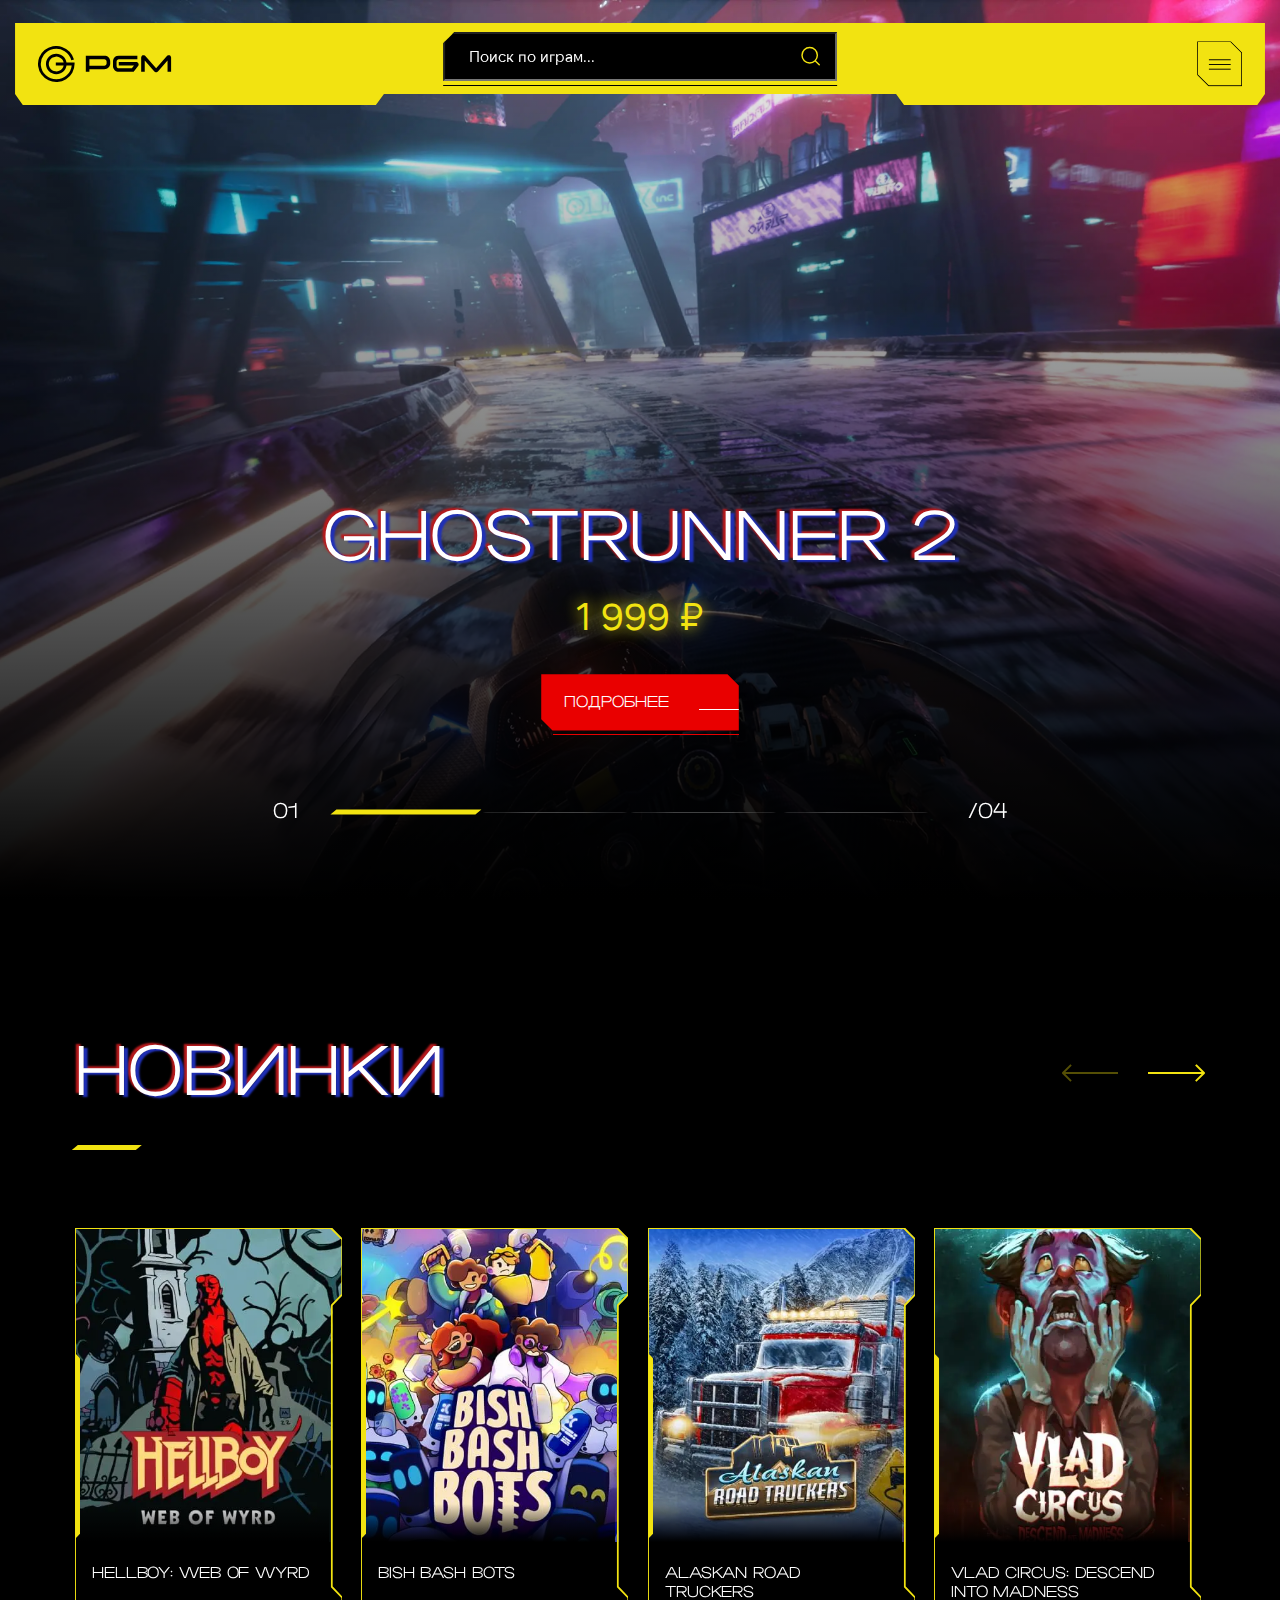
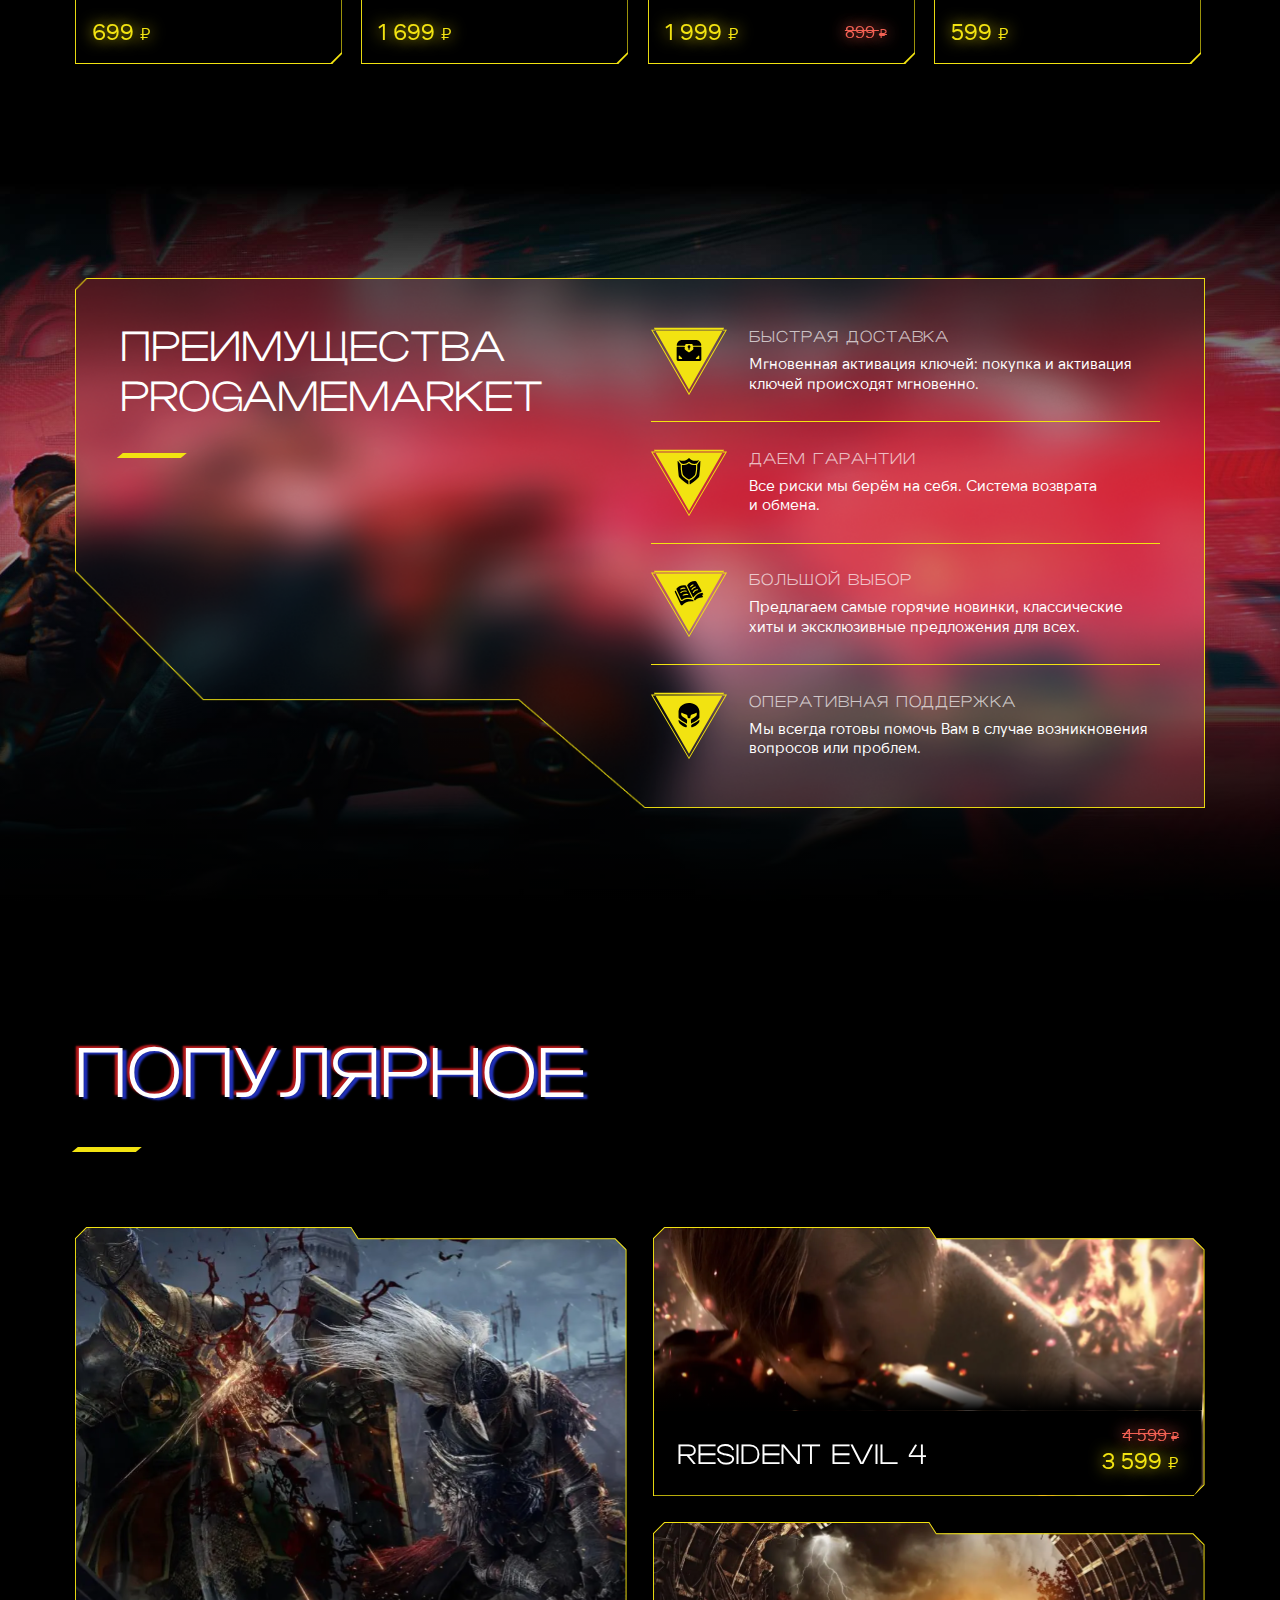
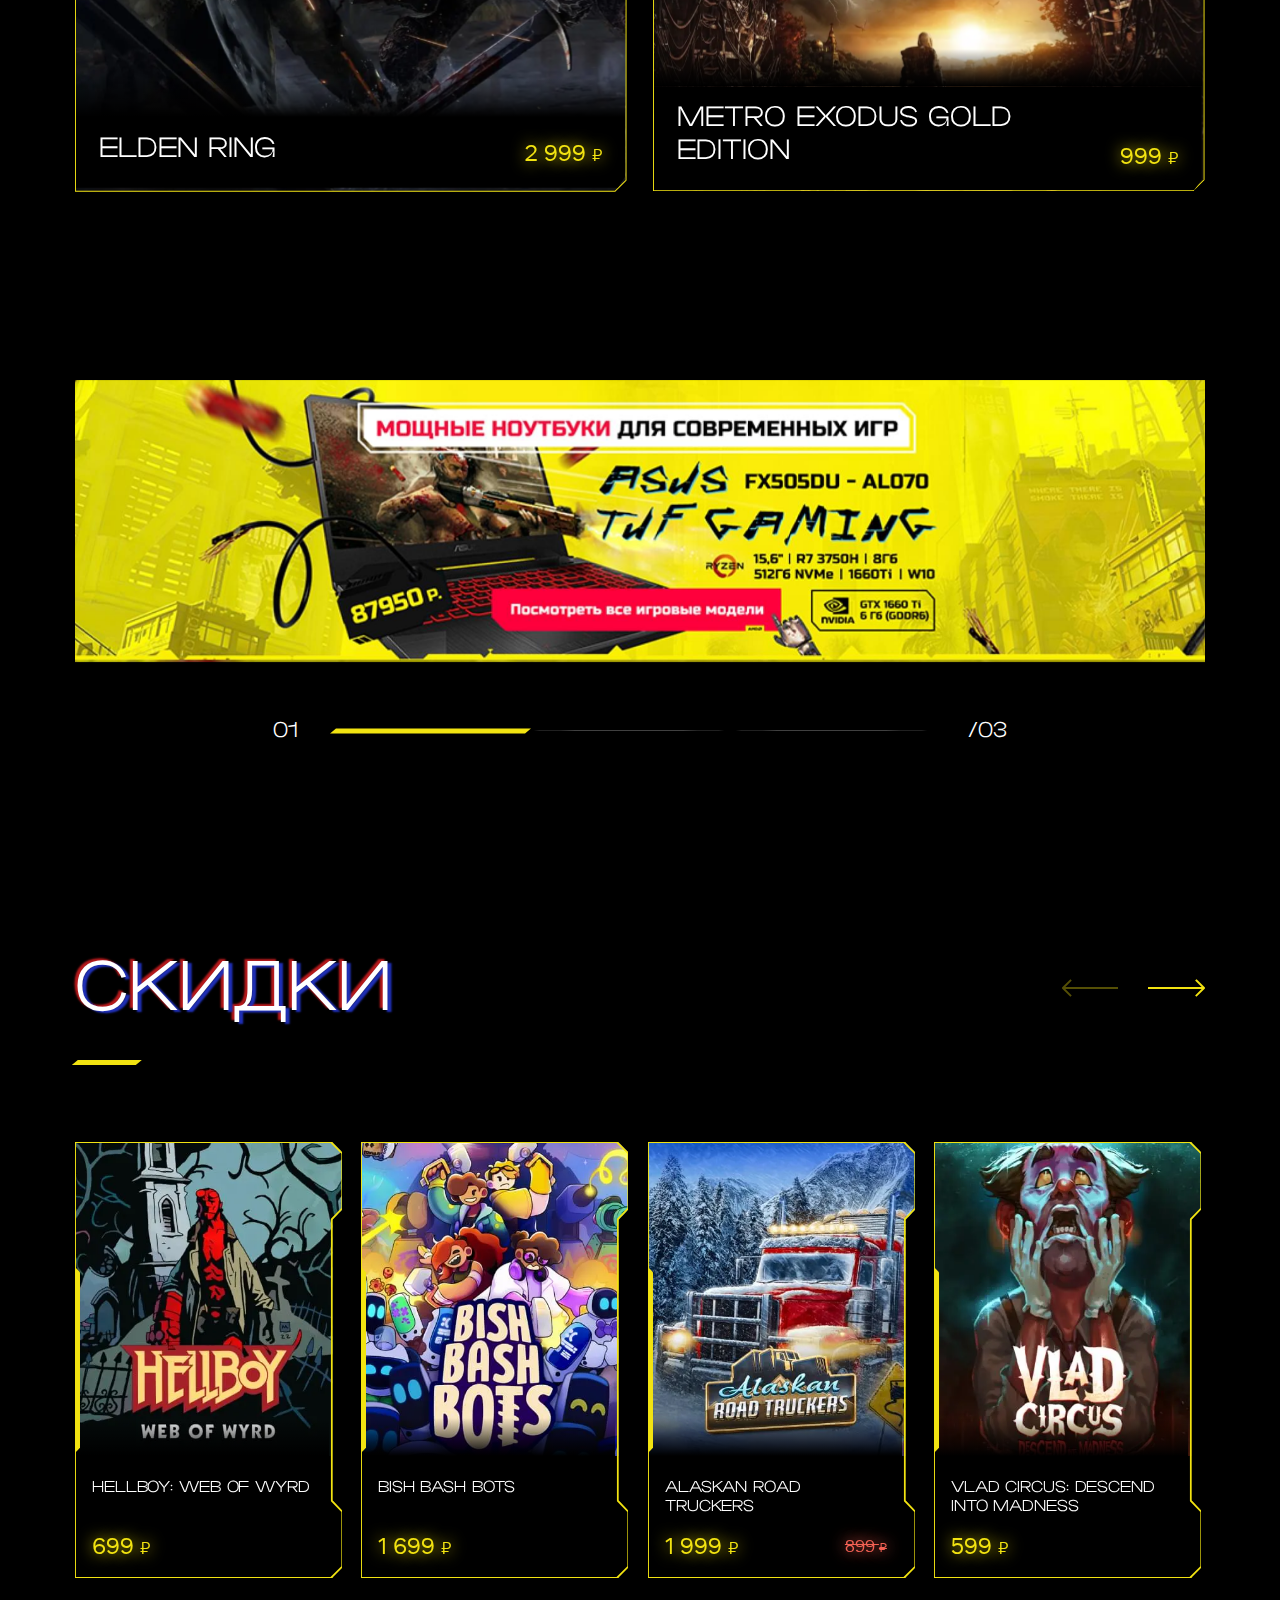
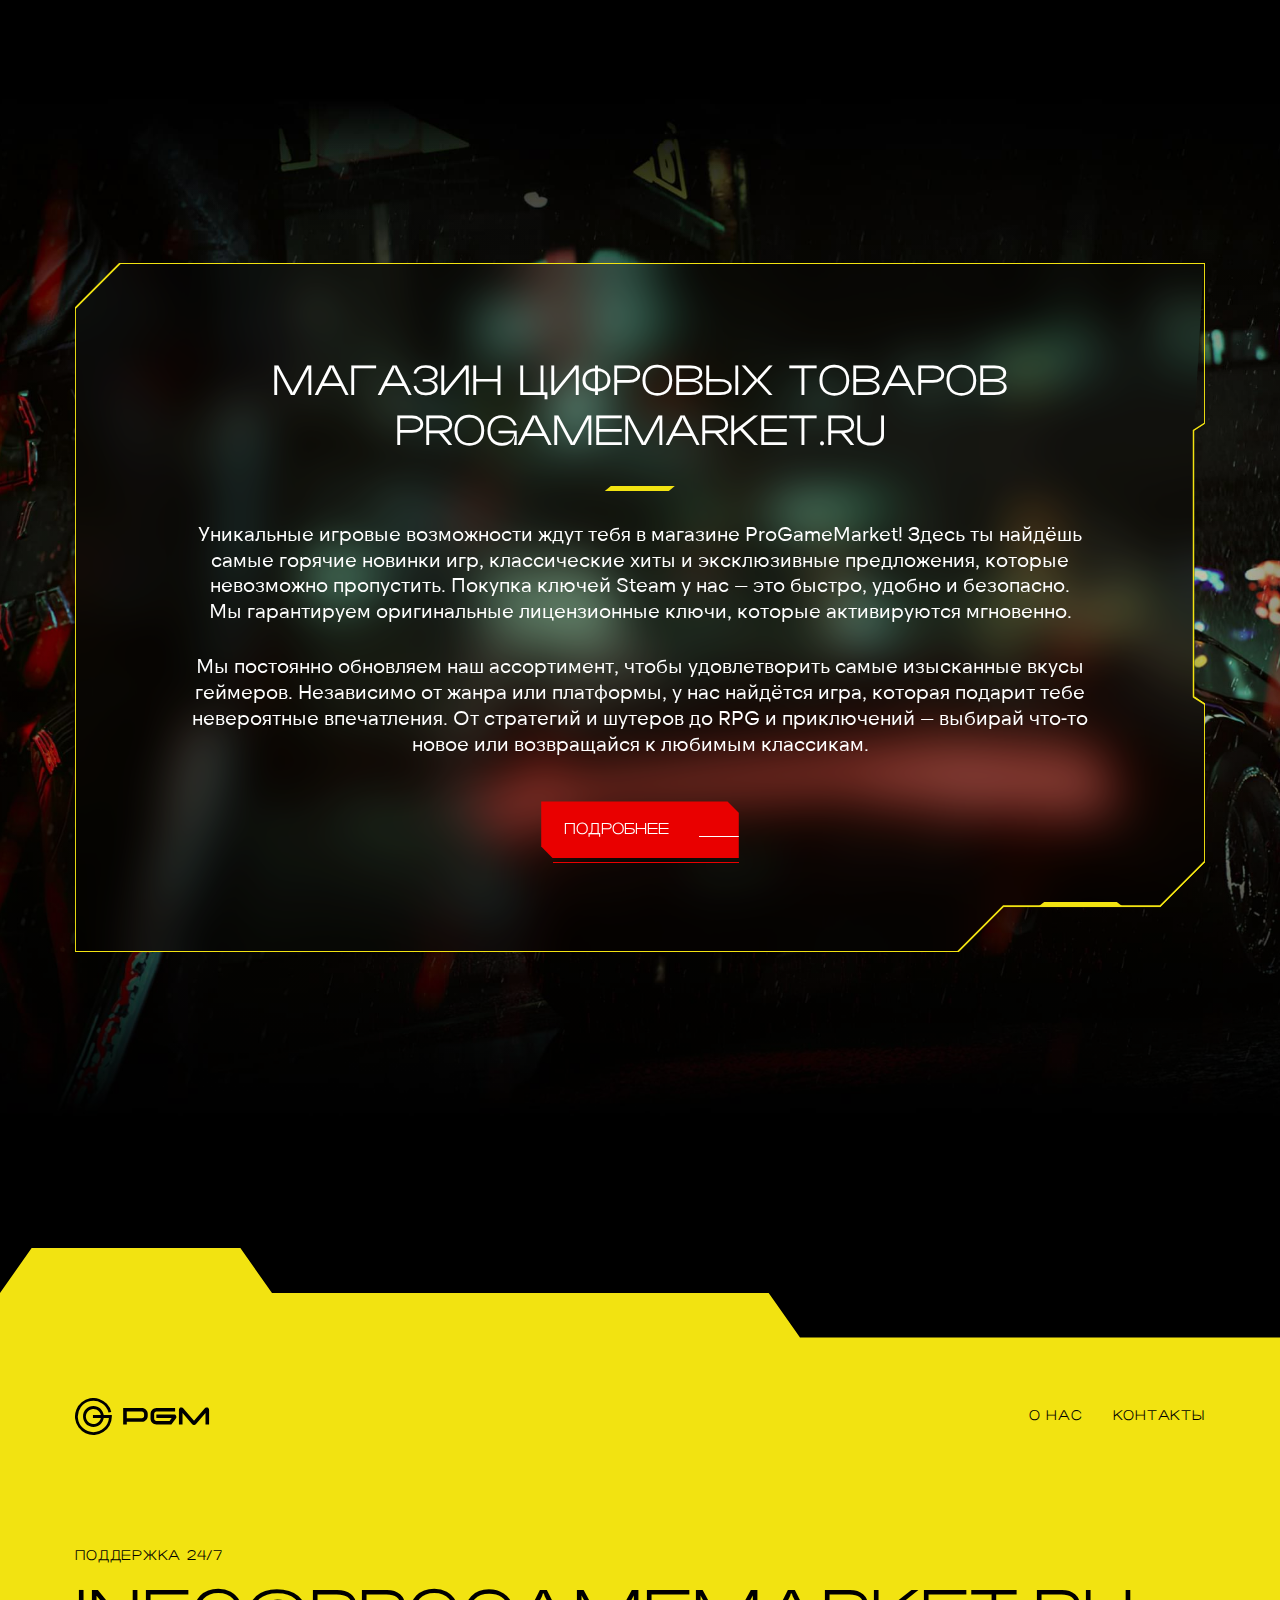
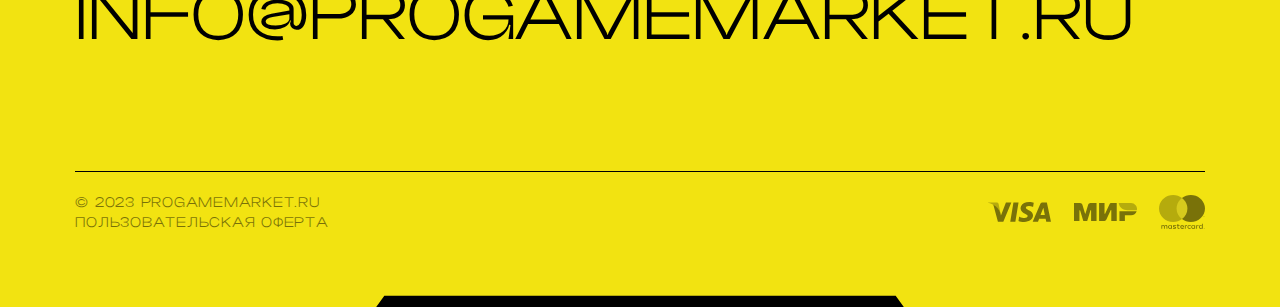
<file: index.html>
<!DOCTYPE html>
<html lang="ru">

<head>
    <meta charset="UTF-8">
    <meta name="viewport" content="width=device-width, initial-scale=1.0">
    <meta name="description" content="">
    <meta name="keywords" content="">
    <link rel="stylesheet" href="css/libs.min.css">
    <link rel="stylesheet" href="css/style.min.css">
    <title>Главная</title>
</head>

<body class="m-page">
    <div class="wrapper">
        <header class="header">
            <div class="container">
                <div class="header__inner">
                    <a href="" class="header__logo logo">
                        <img src="img/logo.svg" alt="">
                    </a>

                    <div class="header-search">
                        <fieldset class="header-search__field">
                            <input class="_search-filed" type="text" placeholder="Поиск по играм...">
                            <button class="header-search__btn">
                                <img src="img/search-icon.svg" alt="">
                            </button>
                        </fieldset>

                        <div class="search-result">
                            <div class="_view1">
                                <div class="search-result__title text32 font2">
                                    Популярное
                                </div>
                                <div class="search-result__items">
                                    <a href="" class="search-card">
                                        <div class="search-card__img" style="background-image: url(img/search-img.webp);">
                                            <svg xmlns="http://www.w3.org/2000/svg" width="160" height="200" viewBox="0 0 160 200" fill="none">
                                                <path d="M0 0V-1H-1V0H0ZM148 0L148.707 -0.707107L148.414 -1H148V0ZM0 200H-1V201H0V200ZM148 200V201H148.414L148.707 200.707L148 200ZM160 188L160.707 188.707L161 188.414V188H160ZM160 161H161V160.598L160.721 160.307L160 161ZM148 148.5H147V148.902L147.279 149.193L148 148.5ZM148 51.5L147.279 50.8075L147 51.0977V51.5H148ZM160 39L160.721 39.6925L161 39.4023V39H160ZM160 12H161V11.5858L160.707 11.2929L160 12ZM0 1H148V-1H0V1ZM1 200V0H-1V200H1ZM148 199H0V201H148V199ZM159.293 187.293L147.293 199.293L148.707 200.707L160.707 188.707L159.293 187.293ZM159 161V188H161V161H159ZM160.721 160.307L148.721 147.807L147.279 149.193L159.279 161.693L160.721 160.307ZM149 148.5L149 51.5H147L147 148.5H149ZM148.721 52.1925L160.721 39.6925L159.279 38.3075L147.279 50.8075L148.721 52.1925ZM159 12V39H161V12H159ZM147.293 0.707107L159.293 12.7071L160.707 11.2929L148.707 -0.707107L147.293 0.707107Z" fill="#F2E311" mask="url(#path-1-inside-1_1743_1147)" />
                                            </svg>
                                        </div>
                                        <div class="search-card__title">
                                            <div class="text18 font2">GHOSTRUNNER 2</div>
                                        </div>
                                        <div class="search-card__price">
                                            <div class="text18 yellow-text yellow-shadow">
                                                1 999 ₽
                                            </div>
                                        </div>
                                    </a>

                                    <a href="" class="search-card">
                                        <div class="search-card__img" style="background-image: url(img/search-img2.webp);">
                                            <svg xmlns="http://www.w3.org/2000/svg" width="160" height="200" viewBox="0 0 160 200" fill="none">
                                                <path d="M0 0V-1H-1V0H0ZM148 0L148.707 -0.707107L148.414 -1H148V0ZM0 200H-1V201H0V200ZM148 200V201H148.414L148.707 200.707L148 200ZM160 188L160.707 188.707L161 188.414V188H160ZM160 161H161V160.598L160.721 160.307L160 161ZM148 148.5H147V148.902L147.279 149.193L148 148.5ZM148 51.5L147.279 50.8075L147 51.0977V51.5H148ZM160 39L160.721 39.6925L161 39.4023V39H160ZM160 12H161V11.5858L160.707 11.2929L160 12ZM0 1H148V-1H0V1ZM1 200V0H-1V200H1ZM148 199H0V201H148V199ZM159.293 187.293L147.293 199.293L148.707 200.707L160.707 188.707L159.293 187.293ZM159 161V188H161V161H159ZM160.721 160.307L148.721 147.807L147.279 149.193L159.279 161.693L160.721 160.307ZM149 148.5L149 51.5H147L147 148.5H149ZM148.721 52.1925L160.721 39.6925L159.279 38.3075L147.279 50.8075L148.721 52.1925ZM159 12V39H161V12H159ZM147.293 0.707107L159.293 12.7071L160.707 11.2929L148.707 -0.707107L147.293 0.707107Z" fill="#F2E311" mask="url(#path-1-inside-1_1743_1147)" />
                                            </svg>
                                        </div>
                                        <div class="search-card__title">
                                            <div class="text18 font2">Bish Bash Bots</div>
                                        </div>
                                        <div class="search-card__price">
                                            <div class="text18 yellow-text yellow-shadow">
                                                1 699 ₽
                                            </div>
                                        </div>
                                    </a>

                                    <a href="" class="search-card">
                                        <div class="search-card__img" style="background-image: url(img/search-img3.webp);">
                                            <svg xmlns="http://www.w3.org/2000/svg" width="160" height="200" viewBox="0 0 160 200" fill="none">
                                                <path d="M0 0V-1H-1V0H0ZM148 0L148.707 -0.707107L148.414 -1H148V0ZM0 200H-1V201H0V200ZM148 200V201H148.414L148.707 200.707L148 200ZM160 188L160.707 188.707L161 188.414V188H160ZM160 161H161V160.598L160.721 160.307L160 161ZM148 148.5H147V148.902L147.279 149.193L148 148.5ZM148 51.5L147.279 50.8075L147 51.0977V51.5H148ZM160 39L160.721 39.6925L161 39.4023V39H160ZM160 12H161V11.5858L160.707 11.2929L160 12ZM0 1H148V-1H0V1ZM1 200V0H-1V200H1ZM148 199H0V201H148V199ZM159.293 187.293L147.293 199.293L148.707 200.707L160.707 188.707L159.293 187.293ZM159 161V188H161V161H159ZM160.721 160.307L148.721 147.807L147.279 149.193L159.279 161.693L160.721 160.307ZM149 148.5L149 51.5H147L147 148.5H149ZM148.721 52.1925L160.721 39.6925L159.279 38.3075L147.279 50.8075L148.721 52.1925ZM159 12V39H161V12H159ZM147.293 0.707107L159.293 12.7071L160.707 11.2929L148.707 -0.707107L147.293 0.707107Z" fill="#F2E311" mask="url(#path-1-inside-1_1743_1147)" />
                                            </svg>
                                        </div>
                                        <div class="search-card__title">
                                            <div class="text18 font2">HELLBOY: WEB OF WYRD</div>
                                        </div>
                                        <div class="search-card__price">
                                            <div class="text18 yellow-text yellow-shadow">
                                                1 999 ₽
                                            </div>
                                        </div>
                                    </a>

                                    <a href="" class="search-card">
                                        <div class="search-card__img" style="background-image: url(img/search-img4.webp);">
                                            <svg xmlns="http://www.w3.org/2000/svg" width="160" height="200" viewBox="0 0 160 200" fill="none">
                                                <path d="M0 0V-1H-1V0H0ZM148 0L148.707 -0.707107L148.414 -1H148V0ZM0 200H-1V201H0V200ZM148 200V201H148.414L148.707 200.707L148 200ZM160 188L160.707 188.707L161 188.414V188H160ZM160 161H161V160.598L160.721 160.307L160 161ZM148 148.5H147V148.902L147.279 149.193L148 148.5ZM148 51.5L147.279 50.8075L147 51.0977V51.5H148ZM160 39L160.721 39.6925L161 39.4023V39H160ZM160 12H161V11.5858L160.707 11.2929L160 12ZM0 1H148V-1H0V1ZM1 200V0H-1V200H1ZM148 199H0V201H148V199ZM159.293 187.293L147.293 199.293L148.707 200.707L160.707 188.707L159.293 187.293ZM159 161V188H161V161H159ZM160.721 160.307L148.721 147.807L147.279 149.193L159.279 161.693L160.721 160.307ZM149 148.5L149 51.5H147L147 148.5H149ZM148.721 52.1925L160.721 39.6925L159.279 38.3075L147.279 50.8075L148.721 52.1925ZM159 12V39H161V12H159ZM147.293 0.707107L159.293 12.7071L160.707 11.2929L148.707 -0.707107L147.293 0.707107Z" fill="#F2E311" mask="url(#path-1-inside-1_1743_1147)" />
                                            </svg>
                                        </div>
                                        <div class="search-card__title">
                                            <div class="text18 font2">Alaskan Road Truckers</div>
                                        </div>
                                        <div class="search-card__price">
                                            <div class="text18 yellow-text yellow-shadow">
                                                999 ₽
                                            </div>
                                        </div>
                                    </a>

                                    <a href="" class="search-card">
                                        <div class="search-card__img" style="background-image: url(img/search-img.webp);">
                                            <svg xmlns="http://www.w3.org/2000/svg" width="160" height="200" viewBox="0 0 160 200" fill="none">
                                                <path d="M0 0V-1H-1V0H0ZM148 0L148.707 -0.707107L148.414 -1H148V0ZM0 200H-1V201H0V200ZM148 200V201H148.414L148.707 200.707L148 200ZM160 188L160.707 188.707L161 188.414V188H160ZM160 161H161V160.598L160.721 160.307L160 161ZM148 148.5H147V148.902L147.279 149.193L148 148.5ZM148 51.5L147.279 50.8075L147 51.0977V51.5H148ZM160 39L160.721 39.6925L161 39.4023V39H160ZM160 12H161V11.5858L160.707 11.2929L160 12ZM0 1H148V-1H0V1ZM1 200V0H-1V200H1ZM148 199H0V201H148V199ZM159.293 187.293L147.293 199.293L148.707 200.707L160.707 188.707L159.293 187.293ZM159 161V188H161V161H159ZM160.721 160.307L148.721 147.807L147.279 149.193L159.279 161.693L160.721 160.307ZM149 148.5L149 51.5H147L147 148.5H149ZM148.721 52.1925L160.721 39.6925L159.279 38.3075L147.279 50.8075L148.721 52.1925ZM159 12V39H161V12H159ZM147.293 0.707107L159.293 12.7071L160.707 11.2929L148.707 -0.707107L147.293 0.707107Z" fill="#F2E311" mask="url(#path-1-inside-1_1743_1147)" />
                                            </svg>
                                        </div>
                                        <div class="search-card__title">
                                            <div class="text18 font2">GHOSTRUNNER 2</div>
                                        </div>
                                        <div class="search-card__price">
                                            <div class="text18 yellow-text yellow-shadow">
                                                1 999 ₽
                                            </div>
                                        </div>
                                    </a>

                                    <a href="" class="search-card">
                                        <div class="search-card__img" style="background-image: url(img/search-img2.webp);">
                                            <svg xmlns="http://www.w3.org/2000/svg" width="160" height="200" viewBox="0 0 160 200" fill="none">
                                                <path d="M0 0V-1H-1V0H0ZM148 0L148.707 -0.707107L148.414 -1H148V0ZM0 200H-1V201H0V200ZM148 200V201H148.414L148.707 200.707L148 200ZM160 188L160.707 188.707L161 188.414V188H160ZM160 161H161V160.598L160.721 160.307L160 161ZM148 148.5H147V148.902L147.279 149.193L148 148.5ZM148 51.5L147.279 50.8075L147 51.0977V51.5H148ZM160 39L160.721 39.6925L161 39.4023V39H160ZM160 12H161V11.5858L160.707 11.2929L160 12ZM0 1H148V-1H0V1ZM1 200V0H-1V200H1ZM148 199H0V201H148V199ZM159.293 187.293L147.293 199.293L148.707 200.707L160.707 188.707L159.293 187.293ZM159 161V188H161V161H159ZM160.721 160.307L148.721 147.807L147.279 149.193L159.279 161.693L160.721 160.307ZM149 148.5L149 51.5H147L147 148.5H149ZM148.721 52.1925L160.721 39.6925L159.279 38.3075L147.279 50.8075L148.721 52.1925ZM159 12V39H161V12H159ZM147.293 0.707107L159.293 12.7071L160.707 11.2929L148.707 -0.707107L147.293 0.707107Z" fill="#F2E311" mask="url(#path-1-inside-1_1743_1147)" />
                                            </svg>
                                        </div>
                                        <div class="search-card__title">
                                            <div class="text18 font2">Bish Bash Bots</div>
                                        </div>
                                        <div class="search-card__price">
                                            <div class="text18 yellow-text yellow-shadow">
                                                1 699 ₽
                                            </div>
                                        </div>
                                    </a>

                                    <a href="" class="search-card">
                                        <div class="search-card__img" style="background-image: url(img/search-img3.webp);">
                                            <svg xmlns="http://www.w3.org/2000/svg" width="160" height="200" viewBox="0 0 160 200" fill="none">
                                                <path d="M0 0V-1H-1V0H0ZM148 0L148.707 -0.707107L148.414 -1H148V0ZM0 200H-1V201H0V200ZM148 200V201H148.414L148.707 200.707L148 200ZM160 188L160.707 188.707L161 188.414V188H160ZM160 161H161V160.598L160.721 160.307L160 161ZM148 148.5H147V148.902L147.279 149.193L148 148.5ZM148 51.5L147.279 50.8075L147 51.0977V51.5H148ZM160 39L160.721 39.6925L161 39.4023V39H160ZM160 12H161V11.5858L160.707 11.2929L160 12ZM0 1H148V-1H0V1ZM1 200V0H-1V200H1ZM148 199H0V201H148V199ZM159.293 187.293L147.293 199.293L148.707 200.707L160.707 188.707L159.293 187.293ZM159 161V188H161V161H159ZM160.721 160.307L148.721 147.807L147.279 149.193L159.279 161.693L160.721 160.307ZM149 148.5L149 51.5H147L147 148.5H149ZM148.721 52.1925L160.721 39.6925L159.279 38.3075L147.279 50.8075L148.721 52.1925ZM159 12V39H161V12H159ZM147.293 0.707107L159.293 12.7071L160.707 11.2929L148.707 -0.707107L147.293 0.707107Z" fill="#F2E311" mask="url(#path-1-inside-1_1743_1147)" />
                                            </svg>
                                        </div>
                                        <div class="search-card__title">
                                            <div class="text18 font2">HELLBOY: WEB OF WYRD</div>
                                        </div>
                                        <div class="search-card__price">
                                            <div class="text18 yellow-text yellow-shadow">
                                                1 999 ₽
                                            </div>
                                        </div>
                                    </a>

                                    <a href="" class="search-card">
                                        <div class="search-card__img" style="background-image: url(img/search-img4.webp);">
                                            <svg xmlns="http://www.w3.org/2000/svg" width="160" height="200" viewBox="0 0 160 200" fill="none">
                                                <path d="M0 0V-1H-1V0H0ZM148 0L148.707 -0.707107L148.414 -1H148V0ZM0 200H-1V201H0V200ZM148 200V201H148.414L148.707 200.707L148 200ZM160 188L160.707 188.707L161 188.414V188H160ZM160 161H161V160.598L160.721 160.307L160 161ZM148 148.5H147V148.902L147.279 149.193L148 148.5ZM148 51.5L147.279 50.8075L147 51.0977V51.5H148ZM160 39L160.721 39.6925L161 39.4023V39H160ZM160 12H161V11.5858L160.707 11.2929L160 12ZM0 1H148V-1H0V1ZM1 200V0H-1V200H1ZM148 199H0V201H148V199ZM159.293 187.293L147.293 199.293L148.707 200.707L160.707 188.707L159.293 187.293ZM159 161V188H161V161H159ZM160.721 160.307L148.721 147.807L147.279 149.193L159.279 161.693L160.721 160.307ZM149 148.5L149 51.5H147L147 148.5H149ZM148.721 52.1925L160.721 39.6925L159.279 38.3075L147.279 50.8075L148.721 52.1925ZM159 12V39H161V12H159ZM147.293 0.707107L159.293 12.7071L160.707 11.2929L148.707 -0.707107L147.293 0.707107Z" fill="#F2E311" mask="url(#path-1-inside-1_1743_1147)" />
                                            </svg>
                                        </div>
                                        <div class="search-card__title">
                                            <div class="text18 font2">Alaskan Road Truckers</div>
                                        </div>
                                        <div class="search-card__price">
                                            <div class="text18 yellow-text yellow-shadow">
                                                999 ₽
                                            </div>
                                        </div>
                                    </a>

                                </div>
                            </div>
                            <div class="_view2">
                                <div class="search-result__title text32 font2">
                                    Найдено: 24
                                </div>
                                <div class="search-result__items">
                                    <a href="" class="search-card">
                                        <div class="search-card__img" style="background-image: url(img/search-img.webp);">
                                            <svg xmlns="http://www.w3.org/2000/svg" width="160" height="200" viewBox="0 0 160 200" fill="none">
                                                <path d="M0 0V-1H-1V0H0ZM148 0L148.707 -0.707107L148.414 -1H148V0ZM0 200H-1V201H0V200ZM148 200V201H148.414L148.707 200.707L148 200ZM160 188L160.707 188.707L161 188.414V188H160ZM160 161H161V160.598L160.721 160.307L160 161ZM148 148.5H147V148.902L147.279 149.193L148 148.5ZM148 51.5L147.279 50.8075L147 51.0977V51.5H148ZM160 39L160.721 39.6925L161 39.4023V39H160ZM160 12H161V11.5858L160.707 11.2929L160 12ZM0 1H148V-1H0V1ZM1 200V0H-1V200H1ZM148 199H0V201H148V199ZM159.293 187.293L147.293 199.293L148.707 200.707L160.707 188.707L159.293 187.293ZM159 161V188H161V161H159ZM160.721 160.307L148.721 147.807L147.279 149.193L159.279 161.693L160.721 160.307ZM149 148.5L149 51.5H147L147 148.5H149ZM148.721 52.1925L160.721 39.6925L159.279 38.3075L147.279 50.8075L148.721 52.1925ZM159 12V39H161V12H159ZM147.293 0.707107L159.293 12.7071L160.707 11.2929L148.707 -0.707107L147.293 0.707107Z" fill="#F2E311" mask="url(#path-1-inside-1_1743_1147)" />
                                            </svg>
                                        </div>
                                        <div class="search-card__title">
                                            <div class="text18 font2">GHOSTRUNNER 2</div>
                                        </div>
                                        <div class="search-card__price">
                                            <div class="text18 yellow-text yellow-shadow">
                                                1 999 ₽
                                            </div>
                                        </div>
                                    </a>

                                    <a href="" class="search-card">
                                        <div class="search-card__img" style="background-image: url(img/search-img2.webp);">
                                            <svg xmlns="http://www.w3.org/2000/svg" width="160" height="200" viewBox="0 0 160 200" fill="none">
                                                <path d="M0 0V-1H-1V0H0ZM148 0L148.707 -0.707107L148.414 -1H148V0ZM0 200H-1V201H0V200ZM148 200V201H148.414L148.707 200.707L148 200ZM160 188L160.707 188.707L161 188.414V188H160ZM160 161H161V160.598L160.721 160.307L160 161ZM148 148.5H147V148.902L147.279 149.193L148 148.5ZM148 51.5L147.279 50.8075L147 51.0977V51.5H148ZM160 39L160.721 39.6925L161 39.4023V39H160ZM160 12H161V11.5858L160.707 11.2929L160 12ZM0 1H148V-1H0V1ZM1 200V0H-1V200H1ZM148 199H0V201H148V199ZM159.293 187.293L147.293 199.293L148.707 200.707L160.707 188.707L159.293 187.293ZM159 161V188H161V161H159ZM160.721 160.307L148.721 147.807L147.279 149.193L159.279 161.693L160.721 160.307ZM149 148.5L149 51.5H147L147 148.5H149ZM148.721 52.1925L160.721 39.6925L159.279 38.3075L147.279 50.8075L148.721 52.1925ZM159 12V39H161V12H159ZM147.293 0.707107L159.293 12.7071L160.707 11.2929L148.707 -0.707107L147.293 0.707107Z" fill="#F2E311" mask="url(#path-1-inside-1_1743_1147)" />
                                            </svg>
                                        </div>
                                        <div class="search-card__title">
                                            <div class="text18 font2">Bish Bash Bots</div>
                                        </div>
                                        <div class="search-card__price">
                                            <div class="text18 yellow-text yellow-shadow">
                                                1 699 ₽
                                            </div>
                                        </div>
                                    </a>

                                    <a href="" class="search-card">
                                        <div class="search-card__img" style="background-image: url(img/search-img3.webp);">
                                            <svg xmlns="http://www.w3.org/2000/svg" width="160" height="200" viewBox="0 0 160 200" fill="none">
                                                <path d="M0 0V-1H-1V0H0ZM148 0L148.707 -0.707107L148.414 -1H148V0ZM0 200H-1V201H0V200ZM148 200V201H148.414L148.707 200.707L148 200ZM160 188L160.707 188.707L161 188.414V188H160ZM160 161H161V160.598L160.721 160.307L160 161ZM148 148.5H147V148.902L147.279 149.193L148 148.5ZM148 51.5L147.279 50.8075L147 51.0977V51.5H148ZM160 39L160.721 39.6925L161 39.4023V39H160ZM160 12H161V11.5858L160.707 11.2929L160 12ZM0 1H148V-1H0V1ZM1 200V0H-1V200H1ZM148 199H0V201H148V199ZM159.293 187.293L147.293 199.293L148.707 200.707L160.707 188.707L159.293 187.293ZM159 161V188H161V161H159ZM160.721 160.307L148.721 147.807L147.279 149.193L159.279 161.693L160.721 160.307ZM149 148.5L149 51.5H147L147 148.5H149ZM148.721 52.1925L160.721 39.6925L159.279 38.3075L147.279 50.8075L148.721 52.1925ZM159 12V39H161V12H159ZM147.293 0.707107L159.293 12.7071L160.707 11.2929L148.707 -0.707107L147.293 0.707107Z" fill="#F2E311" mask="url(#path-1-inside-1_1743_1147)" />
                                            </svg>
                                        </div>
                                        <div class="search-card__title">
                                            <div class="text18 font2">HELLBOY: WEB OF WYRD</div>
                                        </div>
                                        <div class="search-card__price">
                                            <div class="text18 yellow-text yellow-shadow">
                                                1 999 ₽
                                            </div>
                                        </div>
                                    </a>

                                    <a href="" class="search-card">
                                        <div class="search-card__img" style="background-image: url(img/search-img4.webp);">
                                            <svg xmlns="http://www.w3.org/2000/svg" width="160" height="200" viewBox="0 0 160 200" fill="none">
                                                <path d="M0 0V-1H-1V0H0ZM148 0L148.707 -0.707107L148.414 -1H148V0ZM0 200H-1V201H0V200ZM148 200V201H148.414L148.707 200.707L148 200ZM160 188L160.707 188.707L161 188.414V188H160ZM160 161H161V160.598L160.721 160.307L160 161ZM148 148.5H147V148.902L147.279 149.193L148 148.5ZM148 51.5L147.279 50.8075L147 51.0977V51.5H148ZM160 39L160.721 39.6925L161 39.4023V39H160ZM160 12H161V11.5858L160.707 11.2929L160 12ZM0 1H148V-1H0V1ZM1 200V0H-1V200H1ZM148 199H0V201H148V199ZM159.293 187.293L147.293 199.293L148.707 200.707L160.707 188.707L159.293 187.293ZM159 161V188H161V161H159ZM160.721 160.307L148.721 147.807L147.279 149.193L159.279 161.693L160.721 160.307ZM149 148.5L149 51.5H147L147 148.5H149ZM148.721 52.1925L160.721 39.6925L159.279 38.3075L147.279 50.8075L148.721 52.1925ZM159 12V39H161V12H159ZM147.293 0.707107L159.293 12.7071L160.707 11.2929L148.707 -0.707107L147.293 0.707107Z" fill="#F2E311" mask="url(#path-1-inside-1_1743_1147)" />
                                            </svg>
                                        </div>
                                        <div class="search-card__title">
                                            <div class="text18 font2">Alaskan Road Truckers</div>
                                        </div>
                                        <div class="search-card__price">
                                            <div class="text18 yellow-text yellow-shadow">
                                                999 ₽
                                            </div>
                                        </div>
                                    </a>

                                    <a href="" class="search-card">
                                        <div class="search-card__img" style="background-image: url(img/search-img.webp);">
                                            <svg xmlns="http://www.w3.org/2000/svg" width="160" height="200" viewBox="0 0 160 200" fill="none">
                                                <path d="M0 0V-1H-1V0H0ZM148 0L148.707 -0.707107L148.414 -1H148V0ZM0 200H-1V201H0V200ZM148 200V201H148.414L148.707 200.707L148 200ZM160 188L160.707 188.707L161 188.414V188H160ZM160 161H161V160.598L160.721 160.307L160 161ZM148 148.5H147V148.902L147.279 149.193L148 148.5ZM148 51.5L147.279 50.8075L147 51.0977V51.5H148ZM160 39L160.721 39.6925L161 39.4023V39H160ZM160 12H161V11.5858L160.707 11.2929L160 12ZM0 1H148V-1H0V1ZM1 200V0H-1V200H1ZM148 199H0V201H148V199ZM159.293 187.293L147.293 199.293L148.707 200.707L160.707 188.707L159.293 187.293ZM159 161V188H161V161H159ZM160.721 160.307L148.721 147.807L147.279 149.193L159.279 161.693L160.721 160.307ZM149 148.5L149 51.5H147L147 148.5H149ZM148.721 52.1925L160.721 39.6925L159.279 38.3075L147.279 50.8075L148.721 52.1925ZM159 12V39H161V12H159ZM147.293 0.707107L159.293 12.7071L160.707 11.2929L148.707 -0.707107L147.293 0.707107Z" fill="#F2E311" mask="url(#path-1-inside-1_1743_1147)" />
                                            </svg>
                                        </div>
                                        <div class="search-card__title">
                                            <div class="text18 font2">GHOSTRUNNER 2</div>
                                        </div>
                                        <div class="search-card__price">
                                            <div class="text18 yellow-text yellow-shadow">
                                                1 999 ₽
                                            </div>
                                        </div>
                                    </a>

                                    <a href="" class="search-card">
                                        <div class="search-card__img" style="background-image: url(img/search-img2.webp);">
                                            <svg xmlns="http://www.w3.org/2000/svg" width="160" height="200" viewBox="0 0 160 200" fill="none">
                                                <path d="M0 0V-1H-1V0H0ZM148 0L148.707 -0.707107L148.414 -1H148V0ZM0 200H-1V201H0V200ZM148 200V201H148.414L148.707 200.707L148 200ZM160 188L160.707 188.707L161 188.414V188H160ZM160 161H161V160.598L160.721 160.307L160 161ZM148 148.5H147V148.902L147.279 149.193L148 148.5ZM148 51.5L147.279 50.8075L147 51.0977V51.5H148ZM160 39L160.721 39.6925L161 39.4023V39H160ZM160 12H161V11.5858L160.707 11.2929L160 12ZM0 1H148V-1H0V1ZM1 200V0H-1V200H1ZM148 199H0V201H148V199ZM159.293 187.293L147.293 199.293L148.707 200.707L160.707 188.707L159.293 187.293ZM159 161V188H161V161H159ZM160.721 160.307L148.721 147.807L147.279 149.193L159.279 161.693L160.721 160.307ZM149 148.5L149 51.5H147L147 148.5H149ZM148.721 52.1925L160.721 39.6925L159.279 38.3075L147.279 50.8075L148.721 52.1925ZM159 12V39H161V12H159ZM147.293 0.707107L159.293 12.7071L160.707 11.2929L148.707 -0.707107L147.293 0.707107Z" fill="#F2E311" mask="url(#path-1-inside-1_1743_1147)" />
                                            </svg>
                                        </div>
                                        <div class="search-card__title">
                                            <div class="text18 font2">Bish Bash Bots</div>
                                        </div>
                                        <div class="search-card__price">
                                            <div class="text18 yellow-text yellow-shadow">
                                                1 699 ₽
                                            </div>
                                        </div>
                                    </a>

                                    <a href="" class="search-card">
                                        <div class="search-card__img" style="background-image: url(img/search-img3.webp);">
                                            <svg xmlns="http://www.w3.org/2000/svg" width="160" height="200" viewBox="0 0 160 200" fill="none">
                                                <path d="M0 0V-1H-1V0H0ZM148 0L148.707 -0.707107L148.414 -1H148V0ZM0 200H-1V201H0V200ZM148 200V201H148.414L148.707 200.707L148 200ZM160 188L160.707 188.707L161 188.414V188H160ZM160 161H161V160.598L160.721 160.307L160 161ZM148 148.5H147V148.902L147.279 149.193L148 148.5ZM148 51.5L147.279 50.8075L147 51.0977V51.5H148ZM160 39L160.721 39.6925L161 39.4023V39H160ZM160 12H161V11.5858L160.707 11.2929L160 12ZM0 1H148V-1H0V1ZM1 200V0H-1V200H1ZM148 199H0V201H148V199ZM159.293 187.293L147.293 199.293L148.707 200.707L160.707 188.707L159.293 187.293ZM159 161V188H161V161H159ZM160.721 160.307L148.721 147.807L147.279 149.193L159.279 161.693L160.721 160.307ZM149 148.5L149 51.5H147L147 148.5H149ZM148.721 52.1925L160.721 39.6925L159.279 38.3075L147.279 50.8075L148.721 52.1925ZM159 12V39H161V12H159ZM147.293 0.707107L159.293 12.7071L160.707 11.2929L148.707 -0.707107L147.293 0.707107Z" fill="#F2E311" mask="url(#path-1-inside-1_1743_1147)" />
                                            </svg>
                                        </div>
                                        <div class="search-card__title">
                                            <div class="text18 font2">HELLBOY: WEB OF WYRD</div>
                                        </div>
                                        <div class="search-card__price">
                                            <div class="text18 yellow-text yellow-shadow">
                                                1 999 ₽
                                            </div>
                                        </div>
                                    </a>

                                    <a href="" class="search-card">
                                        <div class="search-card__img" style="background-image: url(img/search-img4.webp);">
                                            <svg xmlns="http://www.w3.org/2000/svg" width="160" height="200" viewBox="0 0 160 200" fill="none">
                                                <path d="M0 0V-1H-1V0H0ZM148 0L148.707 -0.707107L148.414 -1H148V0ZM0 200H-1V201H0V200ZM148 200V201H148.414L148.707 200.707L148 200ZM160 188L160.707 188.707L161 188.414V188H160ZM160 161H161V160.598L160.721 160.307L160 161ZM148 148.5H147V148.902L147.279 149.193L148 148.5ZM148 51.5L147.279 50.8075L147 51.0977V51.5H148ZM160 39L160.721 39.6925L161 39.4023V39H160ZM160 12H161V11.5858L160.707 11.2929L160 12ZM0 1H148V-1H0V1ZM1 200V0H-1V200H1ZM148 199H0V201H148V199ZM159.293 187.293L147.293 199.293L148.707 200.707L160.707 188.707L159.293 187.293ZM159 161V188H161V161H159ZM160.721 160.307L148.721 147.807L147.279 149.193L159.279 161.693L160.721 160.307ZM149 148.5L149 51.5H147L147 148.5H149ZM148.721 52.1925L160.721 39.6925L159.279 38.3075L147.279 50.8075L148.721 52.1925ZM159 12V39H161V12H159ZM147.293 0.707107L159.293 12.7071L160.707 11.2929L148.707 -0.707107L147.293 0.707107Z" fill="#F2E311" mask="url(#path-1-inside-1_1743_1147)" />
                                            </svg>
                                        </div>
                                        <div class="search-card__title">
                                            <div class="text18 font2">Alaskan Road Truckers</div>
                                        </div>
                                        <div class="search-card__price">
                                            <div class="text18 yellow-text yellow-shadow">
                                                999 ₽
                                            </div>
                                        </div>
                                    </a>

                                    <a href="" class="search-card">
                                        <div class="search-card__img" style="background-image: url(img/search-img.webp);">
                                            <svg xmlns="http://www.w3.org/2000/svg" width="160" height="200" viewBox="0 0 160 200" fill="none">
                                                <path d="M0 0V-1H-1V0H0ZM148 0L148.707 -0.707107L148.414 -1H148V0ZM0 200H-1V201H0V200ZM148 200V201H148.414L148.707 200.707L148 200ZM160 188L160.707 188.707L161 188.414V188H160ZM160 161H161V160.598L160.721 160.307L160 161ZM148 148.5H147V148.902L147.279 149.193L148 148.5ZM148 51.5L147.279 50.8075L147 51.0977V51.5H148ZM160 39L160.721 39.6925L161 39.4023V39H160ZM160 12H161V11.5858L160.707 11.2929L160 12ZM0 1H148V-1H0V1ZM1 200V0H-1V200H1ZM148 199H0V201H148V199ZM159.293 187.293L147.293 199.293L148.707 200.707L160.707 188.707L159.293 187.293ZM159 161V188H161V161H159ZM160.721 160.307L148.721 147.807L147.279 149.193L159.279 161.693L160.721 160.307ZM149 148.5L149 51.5H147L147 148.5H149ZM148.721 52.1925L160.721 39.6925L159.279 38.3075L147.279 50.8075L148.721 52.1925ZM159 12V39H161V12H159ZM147.293 0.707107L159.293 12.7071L160.707 11.2929L148.707 -0.707107L147.293 0.707107Z" fill="#F2E311" mask="url(#path-1-inside-1_1743_1147)" />
                                            </svg>
                                        </div>
                                        <div class="search-card__title">
                                            <div class="text18 font2">GHOSTRUNNER 2</div>
                                        </div>
                                        <div class="search-card__price">
                                            <div class="text18 yellow-text yellow-shadow">
                                                1 999 ₽
                                            </div>
                                        </div>
                                    </a>

                                    <a href="" class="search-card">
                                        <div class="search-card__img" style="background-image: url(img/search-img2.webp);">
                                            <svg xmlns="http://www.w3.org/2000/svg" width="160" height="200" viewBox="0 0 160 200" fill="none">
                                                <path d="M0 0V-1H-1V0H0ZM148 0L148.707 -0.707107L148.414 -1H148V0ZM0 200H-1V201H0V200ZM148 200V201H148.414L148.707 200.707L148 200ZM160 188L160.707 188.707L161 188.414V188H160ZM160 161H161V160.598L160.721 160.307L160 161ZM148 148.5H147V148.902L147.279 149.193L148 148.5ZM148 51.5L147.279 50.8075L147 51.0977V51.5H148ZM160 39L160.721 39.6925L161 39.4023V39H160ZM160 12H161V11.5858L160.707 11.2929L160 12ZM0 1H148V-1H0V1ZM1 200V0H-1V200H1ZM148 199H0V201H148V199ZM159.293 187.293L147.293 199.293L148.707 200.707L160.707 188.707L159.293 187.293ZM159 161V188H161V161H159ZM160.721 160.307L148.721 147.807L147.279 149.193L159.279 161.693L160.721 160.307ZM149 148.5L149 51.5H147L147 148.5H149ZM148.721 52.1925L160.721 39.6925L159.279 38.3075L147.279 50.8075L148.721 52.1925ZM159 12V39H161V12H159ZM147.293 0.707107L159.293 12.7071L160.707 11.2929L148.707 -0.707107L147.293 0.707107Z" fill="#F2E311" mask="url(#path-1-inside-1_1743_1147)" />
                                            </svg>
                                        </div>
                                        <div class="search-card__title">
                                            <div class="text18 font2">Bish Bash Bots</div>
                                        </div>
                                        <div class="search-card__price">
                                            <div class="text18 yellow-text yellow-shadow">
                                                1 699 ₽
                                            </div>
                                        </div>
                                    </a>

                                    <a href="" class="search-card">
                                        <div class="search-card__img" style="background-image: url(img/search-img3.webp);">
                                            <svg xmlns="http://www.w3.org/2000/svg" width="160" height="200" viewBox="0 0 160 200" fill="none">
                                                <path d="M0 0V-1H-1V0H0ZM148 0L148.707 -0.707107L148.414 -1H148V0ZM0 200H-1V201H0V200ZM148 200V201H148.414L148.707 200.707L148 200ZM160 188L160.707 188.707L161 188.414V188H160ZM160 161H161V160.598L160.721 160.307L160 161ZM148 148.5H147V148.902L147.279 149.193L148 148.5ZM148 51.5L147.279 50.8075L147 51.0977V51.5H148ZM160 39L160.721 39.6925L161 39.4023V39H160ZM160 12H161V11.5858L160.707 11.2929L160 12ZM0 1H148V-1H0V1ZM1 200V0H-1V200H1ZM148 199H0V201H148V199ZM159.293 187.293L147.293 199.293L148.707 200.707L160.707 188.707L159.293 187.293ZM159 161V188H161V161H159ZM160.721 160.307L148.721 147.807L147.279 149.193L159.279 161.693L160.721 160.307ZM149 148.5L149 51.5H147L147 148.5H149ZM148.721 52.1925L160.721 39.6925L159.279 38.3075L147.279 50.8075L148.721 52.1925ZM159 12V39H161V12H159ZM147.293 0.707107L159.293 12.7071L160.707 11.2929L148.707 -0.707107L147.293 0.707107Z" fill="#F2E311" mask="url(#path-1-inside-1_1743_1147)" />
                                            </svg>
                                        </div>
                                        <div class="search-card__title">
                                            <div class="text18 font2">HELLBOY: WEB OF WYRD</div>
                                        </div>
                                        <div class="search-card__price">
                                            <div class="text18 yellow-text yellow-shadow">
                                                1 999 ₽
                                            </div>
                                        </div>
                                    </a>

                                    <div class="search-more">
                                        <a href="" class="search-more__inner font2">
                                            <div class="text32">
                                                +15
                                            </div>
                                            <div class="text18">
                                                Показать
                                                все
                                            </div>
                                        </a>
                                    </div>
                                </div>
                            </div>
                        </div>
                    </div>


                    <button class="burger">
                        <svg class="burger__border" xmlns="http://www.w3.org/2000/svg" width="48" height="48" viewBox="0 0 48 48" fill="none">
                            <mask id="path-1-inside-1_1619_130" fill="white">
                                <path fill-rule="evenodd" clip-rule="evenodd" d="M0 0H36L48 12V48H12L0 36V0Z" />
                            </mask>
                            <path d="M36 0L36.7071 -0.707107L36.4142 -1H36V0ZM0 0V-1H-1V0H0ZM48 12H49V11.5858L48.7071 11.2929L48 12ZM48 48V49H49V48H48ZM12 48L11.2929 48.7071L11.5858 49H12V48ZM0 36H-1V36.4142L-0.707107 36.7071L0 36ZM36 -1H0V1H36V-1ZM48.7071 11.2929L36.7071 -0.707107L35.2929 0.707107L47.2929 12.7071L48.7071 11.2929ZM49 48V12H47V48H49ZM12 49H48V47H12V49ZM12.7071 47.2929L0.707107 35.2929L-0.707107 36.7071L11.2929 48.7071L12.7071 47.2929ZM-1 0V36H1V0H-1Z" fill="black" mask="url(#path-1-inside-1_1619_130)" />
                        </svg>
                        <svg class="burger__icon _view1" width="24" height="24" viewBox="0 0 24 24" fill="none" xmlns="http://www.w3.org/2000/svg">
                            <rect y="7" width="24" height="1" fill="black" />
                            <rect y="12" width="24" height="1" fill="black" />
                            <rect y="17" width="24" height="1" fill="black" />
                        </svg>
                        <svg class="burger__icon _view2" width="24" height="24" viewBox="0 0 24 24" fill="none" xmlns="http://www.w3.org/2000/svg">
                            <path d="M4.89035 4L20 19.3345L19.3704 19.9734L4.26078 4.63894L4.89035 4Z" fill="white" />
                            <path d="M4 19.3611L19.1097 4.0266L19.7392 4.66554L4.62957 20L4 19.3611Z" fill="white" />
                        </svg>
                    </button>

                    <div class="menu">
                        <div class="menu__links">
                            <a href="" class="menu__link"><span class="text24">О нас</span></a>
                            <a href="" class="menu__link"><span class="text24">Контакты</span></a>
                        </div>
                        <div class="menu__support">
                            <div class="text14">Поддержка 24/7</div>
                            <a href="mailto:info@progamemarket.ru" class="menu__support-link"><span class="text24">info@progamemarket.ru</span></a>
                        </div>
                    </div>
                </div>
            </div>

        </header>
        <main class="content">

            <section class="main-slider _slider">
                <div class="swiper-container">
                    <div class="swiper-wrapper">
                        <div class="main-slide swiper-slide m-backdrop" style="background-image: url(img/main-img.webp);">
                            <div class="container">
                                <div class="main-slide__inner">
                                    <div class="main-slide__info">
                                        <h1 class="text80 m-title font2">
                                            GHOSTRUNNER 2
                                        </h1>
                                        <div class="text40 yellow-text yellow-shadow">
                                            1 999 ₽
                                        </div>
                                    </div>
                                    <div class="main-slide__nav">
                                        <div class="m-btn-hexagon__wrap">
                                            <a href="" class="m-btn m-btn-red m-btn-hexagon">
                                                <span>Подробнее</span>
                                            </a>
                                        </div>
                                    </div>
                                </div>
                            </div>
                        </div>

                        <div class="main-slide swiper-slide m-backdrop" style="background-image: url(img/main-img2.webp);">
                            <div class="container">
                                <div class="main-slide__inner">
                                    <div class="main-slide__info">
                                        <h1 class="text80 m-title font2">
                                            GHOSTRUNNER 2
                                        </h1>
                                        <div class="text40 yellow-text yellow-shadow">
                                            1 999 ₽
                                        </div>
                                    </div>
                                    <div class="main-slide__nav">
                                        <div class="m-btn-hexagon__wrap">
                                            <a href="" class="m-btn m-btn-red m-btn-hexagon">
                                                <span>Подробнее</span>
                                            </a>
                                        </div>
                                    </div>
                                </div>
                            </div>
                        </div>

                        <div class="main-slide swiper-slide m-backdrop" style="background-image: url(img/main-img2.webp);">
                            <div class="container">
                                <div class="main-slide__inner">
                                    <div class="main-slide__info">
                                        <h1 class="text80 m-title font2">
                                            GHOSTRUNNER 2
                                        </h1>
                                        <div class="text40 yellow-text yellow-shadow">
                                            1 999 ₽
                                        </div>
                                    </div>
                                    <div class="main-slide__nav">
                                        <div class="m-btn-hexagon__wrap">
                                            <a href="" class="m-btn m-btn-red m-btn-hexagon">
                                                <span>Подробнее</span>
                                            </a>
                                        </div>
                                    </div>
                                </div>
                            </div>
                        </div>

                        <div class="main-slide swiper-slide m-backdrop" style="background-image: url(img/main-img2.webp);">
                            <div class="container">
                                <div class="main-slide__inner">
                                    <div class="main-slide__info">
                                        <h1 class="text80 m-title font2">
                                            GHOSTRUNNER 2
                                        </h1>
                                        <div class="text40 yellow-text yellow-shadow">
                                            1 999 ₽
                                        </div>
                                    </div>
                                    <div class="main-slide__nav">
                                        <div class="m-btn-hexagon__wrap">
                                            <a href="" class="m-btn m-btn-red m-btn-hexagon">
                                                <span>Подробнее</span>
                                            </a>
                                        </div>
                                    </div>
                                </div>
                            </div>
                        </div>

                    </div>
                </div>
                <div class="custom-pagination font2">
                    <div class="custom-pagination__from text24">
                        <span class="_current"></span>
                    </div>
                    <div class="swiper-pagination"></div>
                    <div class="custom-pagination__to text24">
                        /<span class="_total"></span>
                    </div>
                </div>
            </section>

            <section class="collection _slider">
                <div class="container">
                    <div class="collection__top">
                        <div class="line-title">
                            <h2 class="text80 m-title">
                                Новинки
                            </h2>
                        </div>
                        <div class="swiper-nav">
                            <div class="swiper-button swiper-button-prev">
                                <img src="img/prev.svg" alt="">
                            </div>
                            <div class="swiper-button swiper-button-next">
                                <img src="img/next.svg" alt="">
                            </div>
                        </div>
                    </div>
                    <div class="collection-slider">
                        <div class="swiper-container">
                            <div class="swiper-wrapper">
                                <div class="swiper-slide">
                                    <a href="" class="product-card" data-tilt>
                                        <svg class="product-card__mask" width="282" height="460" viewBox="0 0 282 460" fill="none" xmlns="http://www.w3.org/2000/svg">
                                            <path d="M0 0V-1H-1V0H0ZM270 0L270.707 -0.707107L270.414 -1H270V0ZM0 460H-1V461H0V460ZM270 460V461H270.414L270.707 460.707L270 460ZM282 448L282.707 448.707L283 448.414V448H282ZM282 389.958H283V389.556L282.721 389.266L282 389.958ZM271 378.5L270 378.5L270 378.902L270.279 379.193L271 378.5ZM271 81.5L270.279 80.8075L270 81.0977L270 81.5L271 81.5ZM282 70.0417L282.721 70.7342L283 70.444V70.0417H282ZM282 12H283V11.5858L282.707 11.2929L282 12ZM0 1H270V-1H0V1ZM1 460V0H-1V460H1ZM270 459H0V461H270V459ZM281.293 447.293L269.293 459.293L270.707 460.707L282.707 448.707L281.293 447.293ZM281 389.958V448H283V389.958H281ZM282.721 389.266L271.721 377.807L270.279 379.193L281.279 390.651L282.721 389.266ZM272 378.5L272 81.5L270 81.5L270 378.5L272 378.5ZM271.721 82.1925L282.721 70.7342L281.279 69.3491L270.279 80.8075L271.721 82.1925ZM281 12V70.0417H283V12H281ZM269.293 0.707107L281.293 12.7071L282.707 11.2929L270.707 -0.707107L269.293 0.707107Z" fill="#F2E311" mask="url(#path-1-inside-1_1620_47)" />
                                        </svg>
                                        <div class="product-card__inner">
                                            <div class="product-card__img">
                                                <img src="img/product.webp" alt="">
                                            </div>
                                            <div class="product-card__bottom">
                                                <div class="product-card__title">
                                                    <div class="text18 font2">HELLBOY: WEB OF WYRD</div>
                                                </div>
                                                <div class="product-card__price">
                                                    <div class="_price yellow-text yellow-shadow">
                                                        <span class="text24">
                        699
                    </span>
                                                        <span class="text18">
                         ₽
                    </span>
                                                    </div>

                                                </div>
                                            </div>
                                        </div>
                                    </a>

                                </div>
                                <div class="swiper-slide">
                                    <a href="" class="product-card" data-tilt>
                                        <svg class="product-card__mask" width="282" height="460" viewBox="0 0 282 460" fill="none" xmlns="http://www.w3.org/2000/svg">
                                            <path d="M0 0V-1H-1V0H0ZM270 0L270.707 -0.707107L270.414 -1H270V0ZM0 460H-1V461H0V460ZM270 460V461H270.414L270.707 460.707L270 460ZM282 448L282.707 448.707L283 448.414V448H282ZM282 389.958H283V389.556L282.721 389.266L282 389.958ZM271 378.5L270 378.5L270 378.902L270.279 379.193L271 378.5ZM271 81.5L270.279 80.8075L270 81.0977L270 81.5L271 81.5ZM282 70.0417L282.721 70.7342L283 70.444V70.0417H282ZM282 12H283V11.5858L282.707 11.2929L282 12ZM0 1H270V-1H0V1ZM1 460V0H-1V460H1ZM270 459H0V461H270V459ZM281.293 447.293L269.293 459.293L270.707 460.707L282.707 448.707L281.293 447.293ZM281 389.958V448H283V389.958H281ZM282.721 389.266L271.721 377.807L270.279 379.193L281.279 390.651L282.721 389.266ZM272 378.5L272 81.5L270 81.5L270 378.5L272 378.5ZM271.721 82.1925L282.721 70.7342L281.279 69.3491L270.279 80.8075L271.721 82.1925ZM281 12V70.0417H283V12H281ZM269.293 0.707107L281.293 12.7071L282.707 11.2929L270.707 -0.707107L269.293 0.707107Z" fill="#F2E311" mask="url(#path-1-inside-1_1620_47)" />
                                        </svg>
                                        <div class="product-card__inner">
                                            <div class="product-card__img">
                                                <img src="img/product2.webp" alt="">
                                            </div>
                                            <div class="product-card__bottom">
                                                <div class="product-card__title">
                                                    <div class="text18 font2">Bish Bash Bots</div>
                                                </div>
                                                <div class="product-card__price">
                                                    <div class="_price yellow-text yellow-shadow">
                                                        <span class="text24">
                        1 699
                    </span>
                                                        <span class="text18">
                         ₽
                    </span>
                                                    </div>

                                                </div>
                                            </div>
                                        </div>
                                    </a>

                                </div>
                                <div class="swiper-slide">
                                    <a href="" class="product-card" data-tilt>
                                        <svg class="product-card__mask" width="282" height="460" viewBox="0 0 282 460" fill="none" xmlns="http://www.w3.org/2000/svg">
                                            <path d="M0 0V-1H-1V0H0ZM270 0L270.707 -0.707107L270.414 -1H270V0ZM0 460H-1V461H0V460ZM270 460V461H270.414L270.707 460.707L270 460ZM282 448L282.707 448.707L283 448.414V448H282ZM282 389.958H283V389.556L282.721 389.266L282 389.958ZM271 378.5L270 378.5L270 378.902L270.279 379.193L271 378.5ZM271 81.5L270.279 80.8075L270 81.0977L270 81.5L271 81.5ZM282 70.0417L282.721 70.7342L283 70.444V70.0417H282ZM282 12H283V11.5858L282.707 11.2929L282 12ZM0 1H270V-1H0V1ZM1 460V0H-1V460H1ZM270 459H0V461H270V459ZM281.293 447.293L269.293 459.293L270.707 460.707L282.707 448.707L281.293 447.293ZM281 389.958V448H283V389.958H281ZM282.721 389.266L271.721 377.807L270.279 379.193L281.279 390.651L282.721 389.266ZM272 378.5L272 81.5L270 81.5L270 378.5L272 378.5ZM271.721 82.1925L282.721 70.7342L281.279 69.3491L270.279 80.8075L271.721 82.1925ZM281 12V70.0417H283V12H281ZM269.293 0.707107L281.293 12.7071L282.707 11.2929L270.707 -0.707107L269.293 0.707107Z" fill="#F2E311" mask="url(#path-1-inside-1_1620_47)" />
                                        </svg>
                                        <div class="product-card__inner">
                                            <div class="product-card__img">
                                                <img src="img/product3.webp" alt="">
                                            </div>
                                            <div class="product-card__bottom">
                                                <div class="product-card__title">
                                                    <div class="text18 font2">Alaskan Road Truckers</div>
                                                </div>
                                                <div class="product-card__price">
                                                    <div class="_price yellow-text yellow-shadow">
                                                        <span class="text24">
                        1 999
                    </span>
                                                        <span class="text18">
                         ₽
                    </span>
                                                    </div>

                                                    <div class="_price2 red-text red-shadow">
                                                        <span class="text18">
                        899
                    </span>
                                                        <span class="text14">
                         ₽
                    </span>
                                                    </div>
                                                </div>
                                            </div>
                                        </div>
                                    </a>

                                </div>
                                <div class="swiper-slide">
                                    <a href="" class="product-card" data-tilt>
                                        <svg class="product-card__mask" width="282" height="460" viewBox="0 0 282 460" fill="none" xmlns="http://www.w3.org/2000/svg">
                                            <path d="M0 0V-1H-1V0H0ZM270 0L270.707 -0.707107L270.414 -1H270V0ZM0 460H-1V461H0V460ZM270 460V461H270.414L270.707 460.707L270 460ZM282 448L282.707 448.707L283 448.414V448H282ZM282 389.958H283V389.556L282.721 389.266L282 389.958ZM271 378.5L270 378.5L270 378.902L270.279 379.193L271 378.5ZM271 81.5L270.279 80.8075L270 81.0977L270 81.5L271 81.5ZM282 70.0417L282.721 70.7342L283 70.444V70.0417H282ZM282 12H283V11.5858L282.707 11.2929L282 12ZM0 1H270V-1H0V1ZM1 460V0H-1V460H1ZM270 459H0V461H270V459ZM281.293 447.293L269.293 459.293L270.707 460.707L282.707 448.707L281.293 447.293ZM281 389.958V448H283V389.958H281ZM282.721 389.266L271.721 377.807L270.279 379.193L281.279 390.651L282.721 389.266ZM272 378.5L272 81.5L270 81.5L270 378.5L272 378.5ZM271.721 82.1925L282.721 70.7342L281.279 69.3491L270.279 80.8075L271.721 82.1925ZM281 12V70.0417H283V12H281ZM269.293 0.707107L281.293 12.7071L282.707 11.2929L270.707 -0.707107L269.293 0.707107Z" fill="#F2E311" mask="url(#path-1-inside-1_1620_47)" />
                                        </svg>
                                        <div class="product-card__inner">
                                            <div class="product-card__img">
                                                <img src="img/product4.webp" alt="">
                                            </div>
                                            <div class="product-card__bottom">
                                                <div class="product-card__title">
                                                    <div class="text18 font2">Vlad Circus: Descend Into Madness</div>
                                                </div>
                                                <div class="product-card__price">
                                                    <div class="_price yellow-text yellow-shadow">
                                                        <span class="text24">
                        599
                    </span>
                                                        <span class="text18">
                         ₽
                    </span>
                                                    </div>

                                                </div>
                                            </div>
                                        </div>
                                    </a>

                                </div>
                                <div class="swiper-slide">
                                    <a href="" class="product-card" data-tilt>
                                        <svg class="product-card__mask" width="282" height="460" viewBox="0 0 282 460" fill="none" xmlns="http://www.w3.org/2000/svg">
                                            <path d="M0 0V-1H-1V0H0ZM270 0L270.707 -0.707107L270.414 -1H270V0ZM0 460H-1V461H0V460ZM270 460V461H270.414L270.707 460.707L270 460ZM282 448L282.707 448.707L283 448.414V448H282ZM282 389.958H283V389.556L282.721 389.266L282 389.958ZM271 378.5L270 378.5L270 378.902L270.279 379.193L271 378.5ZM271 81.5L270.279 80.8075L270 81.0977L270 81.5L271 81.5ZM282 70.0417L282.721 70.7342L283 70.444V70.0417H282ZM282 12H283V11.5858L282.707 11.2929L282 12ZM0 1H270V-1H0V1ZM1 460V0H-1V460H1ZM270 459H0V461H270V459ZM281.293 447.293L269.293 459.293L270.707 460.707L282.707 448.707L281.293 447.293ZM281 389.958V448H283V389.958H281ZM282.721 389.266L271.721 377.807L270.279 379.193L281.279 390.651L282.721 389.266ZM272 378.5L272 81.5L270 81.5L270 378.5L272 378.5ZM271.721 82.1925L282.721 70.7342L281.279 69.3491L270.279 80.8075L271.721 82.1925ZM281 12V70.0417H283V12H281ZM269.293 0.707107L281.293 12.7071L282.707 11.2929L270.707 -0.707107L269.293 0.707107Z" fill="#F2E311" mask="url(#path-1-inside-1_1620_47)" />
                                        </svg>
                                        <div class="product-card__inner">
                                            <div class="product-card__img">
                                                <img src="img/product4.webp" alt="">
                                            </div>
                                            <div class="product-card__bottom">
                                                <div class="product-card__title">
                                                    <div class="text18 font2">Vlad Circus: Descend Into Madness</div>
                                                </div>
                                                <div class="product-card__price">
                                                    <div class="_price yellow-text yellow-shadow">
                                                        <span class="text24">
                        599
                    </span>
                                                        <span class="text18">
                         ₽
                    </span>
                                                    </div>

                                                </div>
                                            </div>
                                        </div>
                                    </a>

                                </div>
                            </div>
                        </div>
                    </div>
                </div>

            </section>

            <section class="advantages m-backdrop" style="background-image: url(img/advantages2.jpg);">
                <div class="container">
                    <div class="advantages__inner">
                        <img src="img/mask16.png" alt="" class="advantages__bg">
                        <div class="advantages__col">
                            <div class="line-title">
                                <h2 class="text48">
                                    Преимущества
                                    progamemarket
                                </h2>
                            </div>
                        </div>
                        <div class="advantages__col">
                            <div class="advantages__items">
                                <div class="advantage-card">
                                    <div class="advantage-card__icon">
                                        <img src="img/advantage-icon.svg" alt="">
                                    </div>
                                    <div class="advantage-card__content">
                                        <div class="advantage-card__title text18 font2">
                                            Быстрая доставка
                                        </div>
                                        <div class="advantage-card__desc text16 lh130">
                                            Мгновенная активация ключей: покупка и активация ключей происходят мгновенно.
                                        </div>
                                    </div>
                                </div>

                                <div class="advantage-card">
                                    <div class="advantage-card__icon">
                                        <img src="img/advantage-icon2.svg" alt="">
                                    </div>
                                    <div class="advantage-card__content">
                                        <div class="advantage-card__title text18 font2">
                                            Даем гарантии
                                        </div>
                                        <div class="advantage-card__desc text16 lh130">
                                            Все риски мы берём на себя. Система возврата и обмена.
                                        </div>
                                    </div>
                                </div>

                                <div class="advantage-card">
                                    <div class="advantage-card__icon">
                                        <img src="img/advantage-icon3.svg" alt="">
                                    </div>
                                    <div class="advantage-card__content">
                                        <div class="advantage-card__title text18 font2">
                                            Большой выбор
                                        </div>
                                        <div class="advantage-card__desc text16 lh130">
                                            Предлагаем самые горячие новинки, классические хиты и эксклюзивные предложения для всех.
                                        </div>
                                    </div>
                                </div>

                                <div class="advantage-card">
                                    <div class="advantage-card__icon">
                                        <img src="img/advantage-icon4.svg" alt="">
                                    </div>
                                    <div class="advantage-card__content">
                                        <div class="advantage-card__title text18 font2">
                                            Оперативная поддержка
                                        </div>
                                        <div class="advantage-card__desc text16 lh130">
                                            Мы всегда готовы помочь Вам в случае возникновения вопросов или проблем.
                                        </div>
                                    </div>
                                </div>

                            </div>
                        </div>
                    </div>
                </div>
            </section>

            <section class="popular">
                <div class="container">
                    <div class="line-title">
                        <h2 class="text80 m-title">
                            популярное
                        </h2>
                    </div>
                    <div class="popular__inner">
                        <a href="" class="product-card2 _big" data-tilt>
                            <div class="product-card2__img">
                                <svg class="_view1" preserveAspectRatio="xMinYMax slice" width="586" height="600" viewBox="0 0 586 600" fill="none" xmlns="http://www.w3.org/2000/svg" xmlns:xlink="http://www.w3.org/1999/xlink">
                                    <mask class="_mask" id="mask0_38_3013" style="mask-type:alpha" maskUnits="userSpaceOnUse" x="0" y="0" width="586" height="600">
                                        <path d="M0 600V12L12 0H586L293.499 2.55712e-05L301.208 12L574 12L586 24V588L574 600H0Z" fill="#D9D9D9" />
                                    </mask>
                                    <g class="_img-fill" mask="url(#mask0_38_3013)">
                                        <rect class="_rect" x="0" width="100%" height="100%" fill="url(#pattern0)" />
                                    </g>
                                    <mask class="_mask2" id="path-3-inside-1_38_3013" fill="white">
                                        <path fill-rule="evenodd" clip-rule="evenodd" d="M0 600V12L12 0H586L293.499 2.55712e-05L301.208 12L574 12L586 24V588L574 600H0Z" />
                                    </mask>
                                    <path class="_path-mask" fill="#F2E311" mask="url(#path-3-inside-1_38_3013)" d="M293.499 -0.499974L293 -0.499974V0.500026L293.499 0.500026V-0.499974ZM0 12L-0.707107 11.2929L-1 11.5858V12H0ZM0 600H-1V601H0V600ZM12 0V-1H11.5858L11.2929 -0.707107L12 0ZM293.499 2.55712e-05V-0.999974L291.668 -0.999974L292.658 0.540523L293.499 2.55712e-05ZM301.208 12L300.367 12.5405L300.662 13H301.208V12ZM574 12L574.707 11.2929L574.414 11H574V12ZM586 24H587V23.5858L586.707 23.2929L586 24ZM586 588L586.707 588.707L587 588.414V588H586ZM574 600V601H574.414L574.707 600.707L574 600ZM-1 12V600H1V12H-1ZM11.2929 -0.707107L-0.707107 11.2929L0.707107 12.7071L12.7071 0.707107L11.2929 -0.707107ZM586 -1H12V1H586V-1ZM293.499 1.00003L586 1V-1L293.499 -0.999974V1.00003ZM302.05 11.4595L294.341 -0.540472L292.658 0.540523L300.367 12.5405L302.05 11.4595ZM574 11L301.208 11V13L574 13V11ZM586.707 23.2929L574.707 11.2929L573.293 12.7071L585.293 24.7071L586.707 23.2929ZM587 588V24H585V588H587ZM574.707 600.707L586.707 588.707L585.293 587.293L573.293 599.293L574.707 600.707ZM0 601H574V599H0V601Z" />
                                    <defs>
                                        <pattern class="_pattern" id="pattern0" patternContentUnits="userSpaceOnUse" width="1" height="1" x="0" y="0">
                                            <use class="_use" xlink:href="#image0_38_3013" />
                                        </pattern>
                                        <image class="_img" id="image0_38_3013" width="100%" height="100%" preserveAspectRatio="xMinYMin slice" xlink:href="img/product5.webp" />
                                    </defs>
                                </svg>
                                <svg class="_view2" preserveAspectRatio="xMinYMax slice" width="586" height="286" viewBox="0 0 586 286" fill="none" xmlns="http://www.w3.org/2000/svg" xmlns:xlink="http://www.w3.org/1999/xlink">
                                    <mask class="_mask" id="mask0_42_3015" style="mask-type:alpha" maskUnits="userSpaceOnUse" x="0" y="0" width="586" height="286">
                                        <path fill-rule="evenodd" clip-rule="evenodd" d="M0 286V12L12 0H586L293.499 2.55712e-05L301.208 12L574 12L586 24V274L574 286H0Z" fill="#D9D9D9" />
                                    </mask>
                                    <g class="_img-fill" mask="url(#mask0_42_3015)">
                                        <rect class="_rect" x="0" y="0" width="100%" height="100%" fill="url(#pattern0)" />
                                    </g>
                                    <mask class="_mask2" id="path-3-inside-1_42_3015" fill="white">
                                        <path fill-rule="evenodd" clip-rule="evenodd" d="M0 286V12L12 0H586L293.499 2.55712e-05L301.208 12L574 12L586 24V274L574 286H0Z" />
                                    </mask>
                                    <path class="_path-mask" d="M293.499 -0.499974L293 -0.499974V0.500026L293.499 0.500026V-0.499974ZM0 12L-0.707107 11.2929L-1 11.5858V12H0ZM0 286H-1V287H0V286ZM12 0V-1H11.5858L11.2929 -0.707107L12 0ZM293.499 2.55712e-05V-0.999974L291.668 -0.999974L292.658 0.540523L293.499 2.55712e-05ZM301.208 12L300.367 12.5405L300.662 13H301.208V12ZM574 12L574.707 11.2929L574.414 11H574V12ZM586 24H587V23.5858L586.707 23.2929L586 24ZM586 274L586.707 274.707L587 274.414V274H586ZM574 286V287H574.414L574.707 286.707L574 286ZM-1 12V286H1V12H-1ZM11.2929 -0.707107L-0.707107 11.2929L0.707107 12.7071L12.7071 0.707107L11.2929 -0.707107ZM586 -1H12V1H586V-1ZM293.499 1.00003L586 1V-1L293.499 -0.999974V1.00003ZM302.05 11.4595L294.341 -0.540472L292.658 0.540523L300.367 12.5405L302.05 11.4595ZM574 11L301.208 11V13L574 13V11ZM586.707 23.2929L574.707 11.2929L573.293 12.7071L585.293 24.7071L586.707 23.2929ZM587 274V24H585V274H587ZM574.707 286.707L586.707 274.707L585.293 273.293L573.293 285.293L574.707 286.707ZM0 287H574V285H0V287Z" fill="#F2E311" mask="url(#path-3-inside-1_42_3015)" />
                                    <defs>
                                        <pattern class="_pattern" id="pattern0" patternContentUnits="userSpaceOnUse" width="1" height="1" x="0" y="0">
                                            <use class="_use" xlink:href="#image0_38_3013" />
                                        </pattern>
                                        <image class="_img" id="image0_38_3013" width="100%" height="100%" preserveAspectRatio="xMinYMin slice" xlink:href="img/product5.webp" />
                                    </defs>
                                </svg>
                            </div>

                            <div class="product-card2__content">
                                <div class="product-card2__title">
                                    <div class="text32 font2">Elden ring</div>
                                </div>
                                <div class="product-card2__price">

                                    <div class="_price yellow-text yellow-shadow">
                                        <span class="text24">
                    2 999
                </span>
                                        <span class="text18">
                     ₽
                </span>
                                    </div>
                                </div>
                            </div>
                        </a>

                        <a href="" class="product-card2 " data-tilt>
                            <div class="product-card2__img">
                                <svg class="_view1" preserveAspectRatio="xMinYMax slice" width="586" height="600" viewBox="0 0 586 600" fill="none" xmlns="http://www.w3.org/2000/svg" xmlns:xlink="http://www.w3.org/1999/xlink">
                                    <mask class="_mask" id="mask0_38_3013" style="mask-type:alpha" maskUnits="userSpaceOnUse" x="0" y="0" width="586" height="600">
                                        <path d="M0 600V12L12 0H586L293.499 2.55712e-05L301.208 12L574 12L586 24V588L574 600H0Z" fill="#D9D9D9" />
                                    </mask>
                                    <g class="_img-fill" mask="url(#mask0_38_3013)">
                                        <rect class="_rect" x="0" width="100%" height="100%" fill="url(#pattern0)" />
                                    </g>
                                    <mask class="_mask2" id="path-3-inside-1_38_3013" fill="white">
                                        <path fill-rule="evenodd" clip-rule="evenodd" d="M0 600V12L12 0H586L293.499 2.55712e-05L301.208 12L574 12L586 24V588L574 600H0Z" />
                                    </mask>
                                    <path class="_path-mask" fill="#F2E311" mask="url(#path-3-inside-1_38_3013)" d="M293.499 -0.499974L293 -0.499974V0.500026L293.499 0.500026V-0.499974ZM0 12L-0.707107 11.2929L-1 11.5858V12H0ZM0 600H-1V601H0V600ZM12 0V-1H11.5858L11.2929 -0.707107L12 0ZM293.499 2.55712e-05V-0.999974L291.668 -0.999974L292.658 0.540523L293.499 2.55712e-05ZM301.208 12L300.367 12.5405L300.662 13H301.208V12ZM574 12L574.707 11.2929L574.414 11H574V12ZM586 24H587V23.5858L586.707 23.2929L586 24ZM586 588L586.707 588.707L587 588.414V588H586ZM574 600V601H574.414L574.707 600.707L574 600ZM-1 12V600H1V12H-1ZM11.2929 -0.707107L-0.707107 11.2929L0.707107 12.7071L12.7071 0.707107L11.2929 -0.707107ZM586 -1H12V1H586V-1ZM293.499 1.00003L586 1V-1L293.499 -0.999974V1.00003ZM302.05 11.4595L294.341 -0.540472L292.658 0.540523L300.367 12.5405L302.05 11.4595ZM574 11L301.208 11V13L574 13V11ZM586.707 23.2929L574.707 11.2929L573.293 12.7071L585.293 24.7071L586.707 23.2929ZM587 588V24H585V588H587ZM574.707 600.707L586.707 588.707L585.293 587.293L573.293 599.293L574.707 600.707ZM0 601H574V599H0V601Z" />
                                    <defs>
                                        <pattern class="_pattern" id="pattern0" patternContentUnits="userSpaceOnUse" width="1" height="1" x="0" y="0">
                                            <use class="_use" xlink:href="#image0_38_3013" />
                                        </pattern>
                                        <image class="_img" id="image0_38_3013" width="100%" height="100%" preserveAspectRatio="xMinYMin slice" xlink:href="img/product6.webp" />
                                    </defs>
                                </svg>
                                <svg class="_view2" preserveAspectRatio="xMinYMax slice" width="586" height="286" viewBox="0 0 586 286" fill="none" xmlns="http://www.w3.org/2000/svg" xmlns:xlink="http://www.w3.org/1999/xlink">
                                    <mask class="_mask" id="mask0_42_3015" style="mask-type:alpha" maskUnits="userSpaceOnUse" x="0" y="0" width="586" height="286">
                                        <path fill-rule="evenodd" clip-rule="evenodd" d="M0 286V12L12 0H586L293.499 2.55712e-05L301.208 12L574 12L586 24V274L574 286H0Z" fill="#D9D9D9" />
                                    </mask>
                                    <g class="_img-fill" mask="url(#mask0_42_3015)">
                                        <rect class="_rect" x="0" y="0" width="100%" height="100%" fill="url(#pattern0)" />
                                    </g>
                                    <mask class="_mask2" id="path-3-inside-1_42_3015" fill="white">
                                        <path fill-rule="evenodd" clip-rule="evenodd" d="M0 286V12L12 0H586L293.499 2.55712e-05L301.208 12L574 12L586 24V274L574 286H0Z" />
                                    </mask>
                                    <path class="_path-mask" d="M293.499 -0.499974L293 -0.499974V0.500026L293.499 0.500026V-0.499974ZM0 12L-0.707107 11.2929L-1 11.5858V12H0ZM0 286H-1V287H0V286ZM12 0V-1H11.5858L11.2929 -0.707107L12 0ZM293.499 2.55712e-05V-0.999974L291.668 -0.999974L292.658 0.540523L293.499 2.55712e-05ZM301.208 12L300.367 12.5405L300.662 13H301.208V12ZM574 12L574.707 11.2929L574.414 11H574V12ZM586 24H587V23.5858L586.707 23.2929L586 24ZM586 274L586.707 274.707L587 274.414V274H586ZM574 286V287H574.414L574.707 286.707L574 286ZM-1 12V286H1V12H-1ZM11.2929 -0.707107L-0.707107 11.2929L0.707107 12.7071L12.7071 0.707107L11.2929 -0.707107ZM586 -1H12V1H586V-1ZM293.499 1.00003L586 1V-1L293.499 -0.999974V1.00003ZM302.05 11.4595L294.341 -0.540472L292.658 0.540523L300.367 12.5405L302.05 11.4595ZM574 11L301.208 11V13L574 13V11ZM586.707 23.2929L574.707 11.2929L573.293 12.7071L585.293 24.7071L586.707 23.2929ZM587 274V24H585V274H587ZM574.707 286.707L586.707 274.707L585.293 273.293L573.293 285.293L574.707 286.707ZM0 287H574V285H0V287Z" fill="#F2E311" mask="url(#path-3-inside-1_42_3015)" />
                                    <defs>
                                        <pattern class="_pattern" id="pattern0" patternContentUnits="userSpaceOnUse" width="1" height="1" x="0" y="0">
                                            <use class="_use" xlink:href="#image0_38_3013" />
                                        </pattern>
                                        <image class="_img" id="image0_38_3013" width="100%" height="100%" preserveAspectRatio="xMinYMin slice" xlink:href="img/product6.webp" />
                                    </defs>
                                </svg>
                            </div>

                            <div class="product-card2__content">
                                <div class="product-card2__title">
                                    <div class="text32 font2">resident evil 4</div>
                                </div>
                                <div class="product-card2__price">

                                    <div class="_price2 red-text red-shadow">
                                        <span class="text18">
                    4 599
                </span>
                                        <span class="text14">
                     ₽
                </span>
                                    </div>
                                    <div class="_price yellow-text yellow-shadow">
                                        <span class="text24">
                    3 599
                </span>
                                        <span class="text18">
                     ₽
                </span>
                                    </div>
                                </div>
                            </div>
                        </a>

                        <a href="" class="product-card2 " data-tilt>
                            <div class="product-card2__img">
                                <svg class="_view1" preserveAspectRatio="xMinYMax slice" width="586" height="600" viewBox="0 0 586 600" fill="none" xmlns="http://www.w3.org/2000/svg" xmlns:xlink="http://www.w3.org/1999/xlink">
                                    <mask class="_mask" id="mask0_38_3013" style="mask-type:alpha" maskUnits="userSpaceOnUse" x="0" y="0" width="586" height="600">
                                        <path d="M0 600V12L12 0H586L293.499 2.55712e-05L301.208 12L574 12L586 24V588L574 600H0Z" fill="#D9D9D9" />
                                    </mask>
                                    <g class="_img-fill" mask="url(#mask0_38_3013)">
                                        <rect class="_rect" x="0" width="100%" height="100%" fill="url(#pattern0)" />
                                    </g>
                                    <mask class="_mask2" id="path-3-inside-1_38_3013" fill="white">
                                        <path fill-rule="evenodd" clip-rule="evenodd" d="M0 600V12L12 0H586L293.499 2.55712e-05L301.208 12L574 12L586 24V588L574 600H0Z" />
                                    </mask>
                                    <path class="_path-mask" fill="#F2E311" mask="url(#path-3-inside-1_38_3013)" d="M293.499 -0.499974L293 -0.499974V0.500026L293.499 0.500026V-0.499974ZM0 12L-0.707107 11.2929L-1 11.5858V12H0ZM0 600H-1V601H0V600ZM12 0V-1H11.5858L11.2929 -0.707107L12 0ZM293.499 2.55712e-05V-0.999974L291.668 -0.999974L292.658 0.540523L293.499 2.55712e-05ZM301.208 12L300.367 12.5405L300.662 13H301.208V12ZM574 12L574.707 11.2929L574.414 11H574V12ZM586 24H587V23.5858L586.707 23.2929L586 24ZM586 588L586.707 588.707L587 588.414V588H586ZM574 600V601H574.414L574.707 600.707L574 600ZM-1 12V600H1V12H-1ZM11.2929 -0.707107L-0.707107 11.2929L0.707107 12.7071L12.7071 0.707107L11.2929 -0.707107ZM586 -1H12V1H586V-1ZM293.499 1.00003L586 1V-1L293.499 -0.999974V1.00003ZM302.05 11.4595L294.341 -0.540472L292.658 0.540523L300.367 12.5405L302.05 11.4595ZM574 11L301.208 11V13L574 13V11ZM586.707 23.2929L574.707 11.2929L573.293 12.7071L585.293 24.7071L586.707 23.2929ZM587 588V24H585V588H587ZM574.707 600.707L586.707 588.707L585.293 587.293L573.293 599.293L574.707 600.707ZM0 601H574V599H0V601Z" />
                                    <defs>
                                        <pattern class="_pattern" id="pattern0" patternContentUnits="userSpaceOnUse" width="1" height="1" x="0" y="0">
                                            <use class="_use" xlink:href="#image0_38_3013" />
                                        </pattern>
                                        <image class="_img" id="image0_38_3013" width="100%" height="100%" preserveAspectRatio="xMinYMin slice" xlink:href="img/product7.webp" />
                                    </defs>
                                </svg>
                                <svg class="_view2" preserveAspectRatio="xMinYMax slice" width="586" height="286" viewBox="0 0 586 286" fill="none" xmlns="http://www.w3.org/2000/svg" xmlns:xlink="http://www.w3.org/1999/xlink">
                                    <mask class="_mask" id="mask0_42_3015" style="mask-type:alpha" maskUnits="userSpaceOnUse" x="0" y="0" width="586" height="286">
                                        <path fill-rule="evenodd" clip-rule="evenodd" d="M0 286V12L12 0H586L293.499 2.55712e-05L301.208 12L574 12L586 24V274L574 286H0Z" fill="#D9D9D9" />
                                    </mask>
                                    <g class="_img-fill" mask="url(#mask0_42_3015)">
                                        <rect class="_rect" x="0" y="0" width="100%" height="100%" fill="url(#pattern0)" />
                                    </g>
                                    <mask class="_mask2" id="path-3-inside-1_42_3015" fill="white">
                                        <path fill-rule="evenodd" clip-rule="evenodd" d="M0 286V12L12 0H586L293.499 2.55712e-05L301.208 12L574 12L586 24V274L574 286H0Z" />
                                    </mask>
                                    <path class="_path-mask" d="M293.499 -0.499974L293 -0.499974V0.500026L293.499 0.500026V-0.499974ZM0 12L-0.707107 11.2929L-1 11.5858V12H0ZM0 286H-1V287H0V286ZM12 0V-1H11.5858L11.2929 -0.707107L12 0ZM293.499 2.55712e-05V-0.999974L291.668 -0.999974L292.658 0.540523L293.499 2.55712e-05ZM301.208 12L300.367 12.5405L300.662 13H301.208V12ZM574 12L574.707 11.2929L574.414 11H574V12ZM586 24H587V23.5858L586.707 23.2929L586 24ZM586 274L586.707 274.707L587 274.414V274H586ZM574 286V287H574.414L574.707 286.707L574 286ZM-1 12V286H1V12H-1ZM11.2929 -0.707107L-0.707107 11.2929L0.707107 12.7071L12.7071 0.707107L11.2929 -0.707107ZM586 -1H12V1H586V-1ZM293.499 1.00003L586 1V-1L293.499 -0.999974V1.00003ZM302.05 11.4595L294.341 -0.540472L292.658 0.540523L300.367 12.5405L302.05 11.4595ZM574 11L301.208 11V13L574 13V11ZM586.707 23.2929L574.707 11.2929L573.293 12.7071L585.293 24.7071L586.707 23.2929ZM587 274V24H585V274H587ZM574.707 286.707L586.707 274.707L585.293 273.293L573.293 285.293L574.707 286.707ZM0 287H574V285H0V287Z" fill="#F2E311" mask="url(#path-3-inside-1_42_3015)" />
                                    <defs>
                                        <pattern class="_pattern" id="pattern0" patternContentUnits="userSpaceOnUse" width="1" height="1" x="0" y="0">
                                            <use class="_use" xlink:href="#image0_38_3013" />
                                        </pattern>
                                        <image class="_img" id="image0_38_3013" width="100%" height="100%" preserveAspectRatio="xMinYMin slice" xlink:href="img/product7.webp" />
                                    </defs>
                                </svg>
                            </div>

                            <div class="product-card2__content">
                                <div class="product-card2__title">
                                    <div class="text32 font2">METRO EXODUS GOLD EDITION</div>
                                </div>
                                <div class="product-card2__price">

                                    <div class="_price yellow-text yellow-shadow">
                                        <span class="text24">
                    999
                </span>
                                        <span class="text18">
                     ₽
                </span>
                                    </div>
                                </div>
                            </div>
                        </a>

                    </div>
                </div>
            </section>

            <section class="banners">
                <div class="container">
                    <section class="banner-slider _slider">
                        <div class="swiper-container">
                            <div class="swiper-wrapper">
                                <a href="" class="swiper-slide">
                                    <img src="img/banner.jpg" alt="" class="banners__img">
                                </a>
                                <a href="" class="swiper-slide">
                                    <img src="img/banner.jpg" alt="" class="banners__img">
                                </a>
                                <a href="" class="swiper-slide">
                                    <img src="img/banner.jpg" alt="" class="banners__img">
                                </a>
                            </div>
                        </div>
                        <div class="custom-pagination font2">
                            <div class="custom-pagination__from text24">
                                <span class="_current"></span>
                            </div>
                            <div class="swiper-pagination"></div>
                            <div class="custom-pagination__to text24">
                                /<span class="_total"></span>
                            </div>
                        </div>
                    </section>
                </div>
            </section>

            <section class="collection _slider">
                <div class="container">
                    <div class="collection__top">
                        <div class="line-title">
                            <h2 class="text80 m-title">
                                Скидки
                            </h2>
                        </div>
                        <div class="swiper-nav">
                            <div class="swiper-button swiper-button-prev">
                                <img src="img/prev.svg" alt="">
                            </div>
                            <div class="swiper-button swiper-button-next">
                                <img src="img/next.svg" alt="">
                            </div>
                        </div>
                    </div>
                    <div class="collection-slider">
                        <div class="swiper-container">
                            <div class="swiper-wrapper">
                                <div class="swiper-slide">
                                    <a href="" class="product-card" data-tilt>
                                        <svg class="product-card__mask" width="282" height="460" viewBox="0 0 282 460" fill="none" xmlns="http://www.w3.org/2000/svg">
                                            <path d="M0 0V-1H-1V0H0ZM270 0L270.707 -0.707107L270.414 -1H270V0ZM0 460H-1V461H0V460ZM270 460V461H270.414L270.707 460.707L270 460ZM282 448L282.707 448.707L283 448.414V448H282ZM282 389.958H283V389.556L282.721 389.266L282 389.958ZM271 378.5L270 378.5L270 378.902L270.279 379.193L271 378.5ZM271 81.5L270.279 80.8075L270 81.0977L270 81.5L271 81.5ZM282 70.0417L282.721 70.7342L283 70.444V70.0417H282ZM282 12H283V11.5858L282.707 11.2929L282 12ZM0 1H270V-1H0V1ZM1 460V0H-1V460H1ZM270 459H0V461H270V459ZM281.293 447.293L269.293 459.293L270.707 460.707L282.707 448.707L281.293 447.293ZM281 389.958V448H283V389.958H281ZM282.721 389.266L271.721 377.807L270.279 379.193L281.279 390.651L282.721 389.266ZM272 378.5L272 81.5L270 81.5L270 378.5L272 378.5ZM271.721 82.1925L282.721 70.7342L281.279 69.3491L270.279 80.8075L271.721 82.1925ZM281 12V70.0417H283V12H281ZM269.293 0.707107L281.293 12.7071L282.707 11.2929L270.707 -0.707107L269.293 0.707107Z" fill="#F2E311" mask="url(#path-1-inside-1_1620_47)" />
                                        </svg>
                                        <div class="product-card__inner">
                                            <div class="product-card__img">
                                                <img src="img/product.webp" alt="">
                                            </div>
                                            <div class="product-card__bottom">
                                                <div class="product-card__title">
                                                    <div class="text18 font2">HELLBOY: WEB OF WYRD</div>
                                                </div>
                                                <div class="product-card__price">
                                                    <div class="_price yellow-text yellow-shadow">
                                                        <span class="text24">
                        699
                    </span>
                                                        <span class="text18">
                         ₽
                    </span>
                                                    </div>

                                                </div>
                                            </div>
                                        </div>
                                    </a>

                                </div>
                                <div class="swiper-slide">
                                    <a href="" class="product-card" data-tilt>
                                        <svg class="product-card__mask" width="282" height="460" viewBox="0 0 282 460" fill="none" xmlns="http://www.w3.org/2000/svg">
                                            <path d="M0 0V-1H-1V0H0ZM270 0L270.707 -0.707107L270.414 -1H270V0ZM0 460H-1V461H0V460ZM270 460V461H270.414L270.707 460.707L270 460ZM282 448L282.707 448.707L283 448.414V448H282ZM282 389.958H283V389.556L282.721 389.266L282 389.958ZM271 378.5L270 378.5L270 378.902L270.279 379.193L271 378.5ZM271 81.5L270.279 80.8075L270 81.0977L270 81.5L271 81.5ZM282 70.0417L282.721 70.7342L283 70.444V70.0417H282ZM282 12H283V11.5858L282.707 11.2929L282 12ZM0 1H270V-1H0V1ZM1 460V0H-1V460H1ZM270 459H0V461H270V459ZM281.293 447.293L269.293 459.293L270.707 460.707L282.707 448.707L281.293 447.293ZM281 389.958V448H283V389.958H281ZM282.721 389.266L271.721 377.807L270.279 379.193L281.279 390.651L282.721 389.266ZM272 378.5L272 81.5L270 81.5L270 378.5L272 378.5ZM271.721 82.1925L282.721 70.7342L281.279 69.3491L270.279 80.8075L271.721 82.1925ZM281 12V70.0417H283V12H281ZM269.293 0.707107L281.293 12.7071L282.707 11.2929L270.707 -0.707107L269.293 0.707107Z" fill="#F2E311" mask="url(#path-1-inside-1_1620_47)" />
                                        </svg>
                                        <div class="product-card__inner">
                                            <div class="product-card__img">
                                                <img src="img/product2.webp" alt="">
                                            </div>
                                            <div class="product-card__bottom">
                                                <div class="product-card__title">
                                                    <div class="text18 font2">Bish Bash Bots</div>
                                                </div>
                                                <div class="product-card__price">
                                                    <div class="_price yellow-text yellow-shadow">
                                                        <span class="text24">
                        1 699
                    </span>
                                                        <span class="text18">
                         ₽
                    </span>
                                                    </div>

                                                </div>
                                            </div>
                                        </div>
                                    </a>

                                </div>
                                <div class="swiper-slide">
                                    <a href="" class="product-card" data-tilt>
                                        <svg class="product-card__mask" width="282" height="460" viewBox="0 0 282 460" fill="none" xmlns="http://www.w3.org/2000/svg">
                                            <path d="M0 0V-1H-1V0H0ZM270 0L270.707 -0.707107L270.414 -1H270V0ZM0 460H-1V461H0V460ZM270 460V461H270.414L270.707 460.707L270 460ZM282 448L282.707 448.707L283 448.414V448H282ZM282 389.958H283V389.556L282.721 389.266L282 389.958ZM271 378.5L270 378.5L270 378.902L270.279 379.193L271 378.5ZM271 81.5L270.279 80.8075L270 81.0977L270 81.5L271 81.5ZM282 70.0417L282.721 70.7342L283 70.444V70.0417H282ZM282 12H283V11.5858L282.707 11.2929L282 12ZM0 1H270V-1H0V1ZM1 460V0H-1V460H1ZM270 459H0V461H270V459ZM281.293 447.293L269.293 459.293L270.707 460.707L282.707 448.707L281.293 447.293ZM281 389.958V448H283V389.958H281ZM282.721 389.266L271.721 377.807L270.279 379.193L281.279 390.651L282.721 389.266ZM272 378.5L272 81.5L270 81.5L270 378.5L272 378.5ZM271.721 82.1925L282.721 70.7342L281.279 69.3491L270.279 80.8075L271.721 82.1925ZM281 12V70.0417H283V12H281ZM269.293 0.707107L281.293 12.7071L282.707 11.2929L270.707 -0.707107L269.293 0.707107Z" fill="#F2E311" mask="url(#path-1-inside-1_1620_47)" />
                                        </svg>
                                        <div class="product-card__inner">
                                            <div class="product-card__img">
                                                <img src="img/product3.webp" alt="">
                                            </div>
                                            <div class="product-card__bottom">
                                                <div class="product-card__title">
                                                    <div class="text18 font2">Alaskan Road Truckers</div>
                                                </div>
                                                <div class="product-card__price">
                                                    <div class="_price yellow-text yellow-shadow">
                                                        <span class="text24">
                        1 999
                    </span>
                                                        <span class="text18">
                         ₽
                    </span>
                                                    </div>

                                                    <div class="_price2 red-text red-shadow">
                                                        <span class="text18">
                        899
                    </span>
                                                        <span class="text14">
                         ₽
                    </span>
                                                    </div>
                                                </div>
                                            </div>
                                        </div>
                                    </a>

                                </div>
                                <div class="swiper-slide">
                                    <a href="" class="product-card" data-tilt>
                                        <svg class="product-card__mask" width="282" height="460" viewBox="0 0 282 460" fill="none" xmlns="http://www.w3.org/2000/svg">
                                            <path d="M0 0V-1H-1V0H0ZM270 0L270.707 -0.707107L270.414 -1H270V0ZM0 460H-1V461H0V460ZM270 460V461H270.414L270.707 460.707L270 460ZM282 448L282.707 448.707L283 448.414V448H282ZM282 389.958H283V389.556L282.721 389.266L282 389.958ZM271 378.5L270 378.5L270 378.902L270.279 379.193L271 378.5ZM271 81.5L270.279 80.8075L270 81.0977L270 81.5L271 81.5ZM282 70.0417L282.721 70.7342L283 70.444V70.0417H282ZM282 12H283V11.5858L282.707 11.2929L282 12ZM0 1H270V-1H0V1ZM1 460V0H-1V460H1ZM270 459H0V461H270V459ZM281.293 447.293L269.293 459.293L270.707 460.707L282.707 448.707L281.293 447.293ZM281 389.958V448H283V389.958H281ZM282.721 389.266L271.721 377.807L270.279 379.193L281.279 390.651L282.721 389.266ZM272 378.5L272 81.5L270 81.5L270 378.5L272 378.5ZM271.721 82.1925L282.721 70.7342L281.279 69.3491L270.279 80.8075L271.721 82.1925ZM281 12V70.0417H283V12H281ZM269.293 0.707107L281.293 12.7071L282.707 11.2929L270.707 -0.707107L269.293 0.707107Z" fill="#F2E311" mask="url(#path-1-inside-1_1620_47)" />
                                        </svg>
                                        <div class="product-card__inner">
                                            <div class="product-card__img">
                                                <img src="img/product4.webp" alt="">
                                            </div>
                                            <div class="product-card__bottom">
                                                <div class="product-card__title">
                                                    <div class="text18 font2">Vlad Circus: Descend Into Madness</div>
                                                </div>
                                                <div class="product-card__price">
                                                    <div class="_price yellow-text yellow-shadow">
                                                        <span class="text24">
                        599
                    </span>
                                                        <span class="text18">
                         ₽
                    </span>
                                                    </div>

                                                </div>
                                            </div>
                                        </div>
                                    </a>

                                </div>
                                <div class="swiper-slide">
                                    <a href="" class="product-card" data-tilt>
                                        <svg class="product-card__mask" width="282" height="460" viewBox="0 0 282 460" fill="none" xmlns="http://www.w3.org/2000/svg">
                                            <path d="M0 0V-1H-1V0H0ZM270 0L270.707 -0.707107L270.414 -1H270V0ZM0 460H-1V461H0V460ZM270 460V461H270.414L270.707 460.707L270 460ZM282 448L282.707 448.707L283 448.414V448H282ZM282 389.958H283V389.556L282.721 389.266L282 389.958ZM271 378.5L270 378.5L270 378.902L270.279 379.193L271 378.5ZM271 81.5L270.279 80.8075L270 81.0977L270 81.5L271 81.5ZM282 70.0417L282.721 70.7342L283 70.444V70.0417H282ZM282 12H283V11.5858L282.707 11.2929L282 12ZM0 1H270V-1H0V1ZM1 460V0H-1V460H1ZM270 459H0V461H270V459ZM281.293 447.293L269.293 459.293L270.707 460.707L282.707 448.707L281.293 447.293ZM281 389.958V448H283V389.958H281ZM282.721 389.266L271.721 377.807L270.279 379.193L281.279 390.651L282.721 389.266ZM272 378.5L272 81.5L270 81.5L270 378.5L272 378.5ZM271.721 82.1925L282.721 70.7342L281.279 69.3491L270.279 80.8075L271.721 82.1925ZM281 12V70.0417H283V12H281ZM269.293 0.707107L281.293 12.7071L282.707 11.2929L270.707 -0.707107L269.293 0.707107Z" fill="#F2E311" mask="url(#path-1-inside-1_1620_47)" />
                                        </svg>
                                        <div class="product-card__inner">
                                            <div class="product-card__img">
                                                <img src="img/product4.webp" alt="">
                                            </div>
                                            <div class="product-card__bottom">
                                                <div class="product-card__title">
                                                    <div class="text18 font2">Vlad Circus: Descend Into Madness</div>
                                                </div>
                                                <div class="product-card__price">
                                                    <div class="_price yellow-text yellow-shadow">
                                                        <span class="text24">
                        599
                    </span>
                                                        <span class="text18">
                         ₽
                    </span>
                                                    </div>

                                                </div>
                                            </div>
                                        </div>
                                    </a>

                                </div>
                            </div>
                        </div>
                    </div>
                </div>

            </section>

            <section class="about m-backdrop" style="background-image: url(img/about.jpg);">
                <div class="container">
                    <div class="about__inner">
                        <img src="img/mask6.svg" alt="" class="about__bg">
                        <div class="line-title">
                            <h2 class="text48">
                                Магазин цифровых товаров ProGameMarket.ru
                            </h2>
                        </div>

                        <div class="about__text">
                            <p>Уникальные игровые возможности ждут тебя в магазине ProGameMarket! Здесь ты найдёшь самые горячие новинки игр, классические хиты и эксклюзивные предложения, которые невозможно пропустить. Покупка ключей Steam у нас — это быстро, удобно и безопасно. Мы гарантируем оригинальные лицензионные ключи, которые активируются мгновенно.</p>
                            <p>Мы постоянно обновляем наш ассортимент, чтобы удовлетворить самые изысканные вкусы геймеров. Независимо от жанра или платформы, у нас найдётся игра, которая подарит тебе невероятные впечатления. От стратегий и шутеров до RPG и приключений — выбирай что‑то новое или возвращайся к любимым классикам.</p>
                        </div>

                        <div class="about__nav">
                            <div class="m-btn-hexagon__wrap">
                                <a href="" class="m-btn m-btn-red m-btn-hexagon">
                                    <span>Подробнее</span>
                                </a>
                            </div>
                        </div>
                    </div>
                </div>
            </section>

        </main>
        <footer class="footer">
            <div class="container">
                <div class="footer__top">
                    <a href="" class="footer__logo logo">
                        <img src="img/logo.svg" alt="">
                    </a>
                    <div class="footer-nav">
                        <a href="" class="footer-nav__link"><span class="text16">О нас</span></a>
                        <a href="" class="footer-nav__link"><span class="text16">Контакты</span></a>
                    </div>
                </div>
                <div class="footer-support">
                    <div class="text16">Поддержка 24/7</div>
                    <a href="mailto:info@progamemarket.ru" class="footer-support__link">
                        <span class="text80">info@progamemarket.ru</span>
                    </a>
                </div>
                <div class="footer__bottom">
                    <div class="footer-info">
                        <div class="text16">
                            © 2023 progamemarket.ru
                        </div>
                        <a href="" class="text16">
                            Пользовательская оферта
                        </a>
                    </div>

                    <div class="footer-pay">
                        <div class="footer-pay__item">
                            <img src="img/pay.svg" alt="">
                        </div>
                        <div class="footer-pay__item">
                            <img src="img/pay2.svg" alt="">
                        </div>
                        <div class="footer-pay__item">
                            <img src="img/pay3.svg" alt="">
                        </div>
                    </div>
                </div>
            </div>

        </footer>
    </div>

    <script src="js/libs.min.js"></script>
    <script src="js/main.min.js"></script>

</body>

</html>
</file>
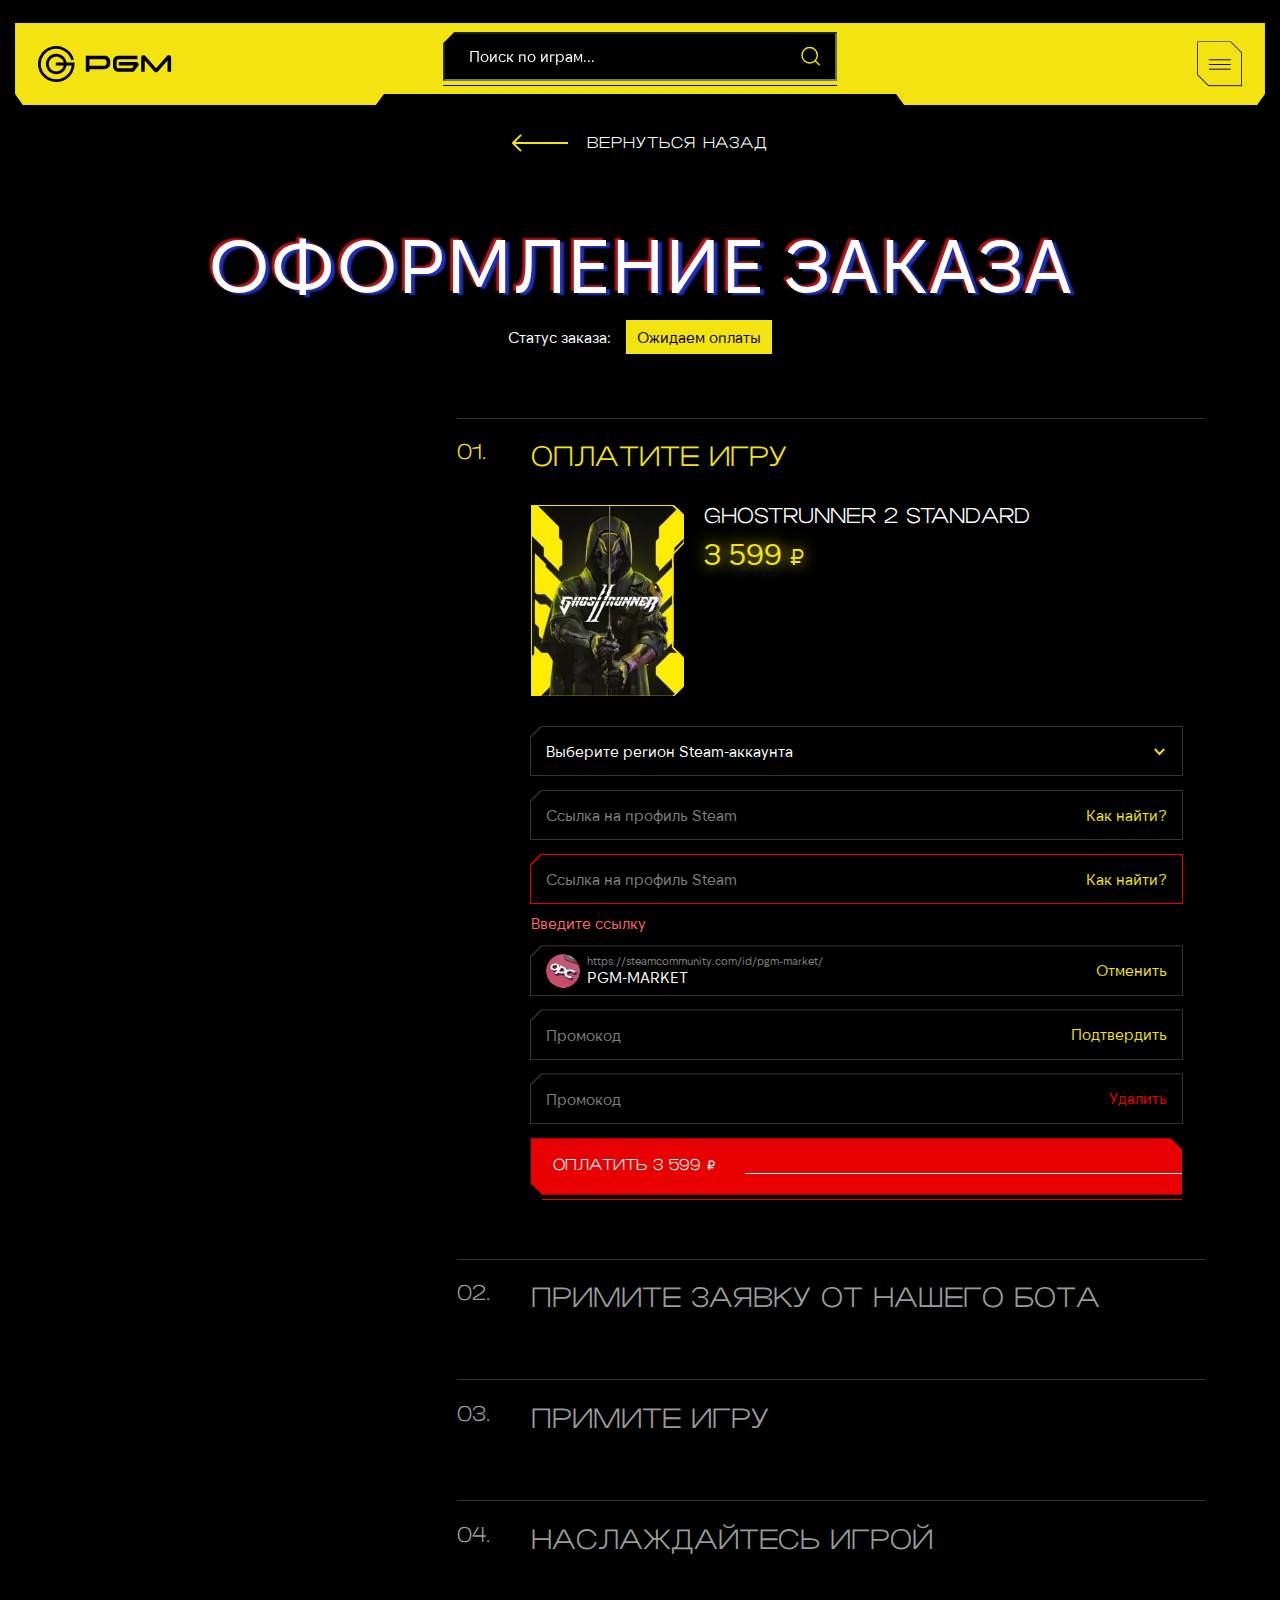
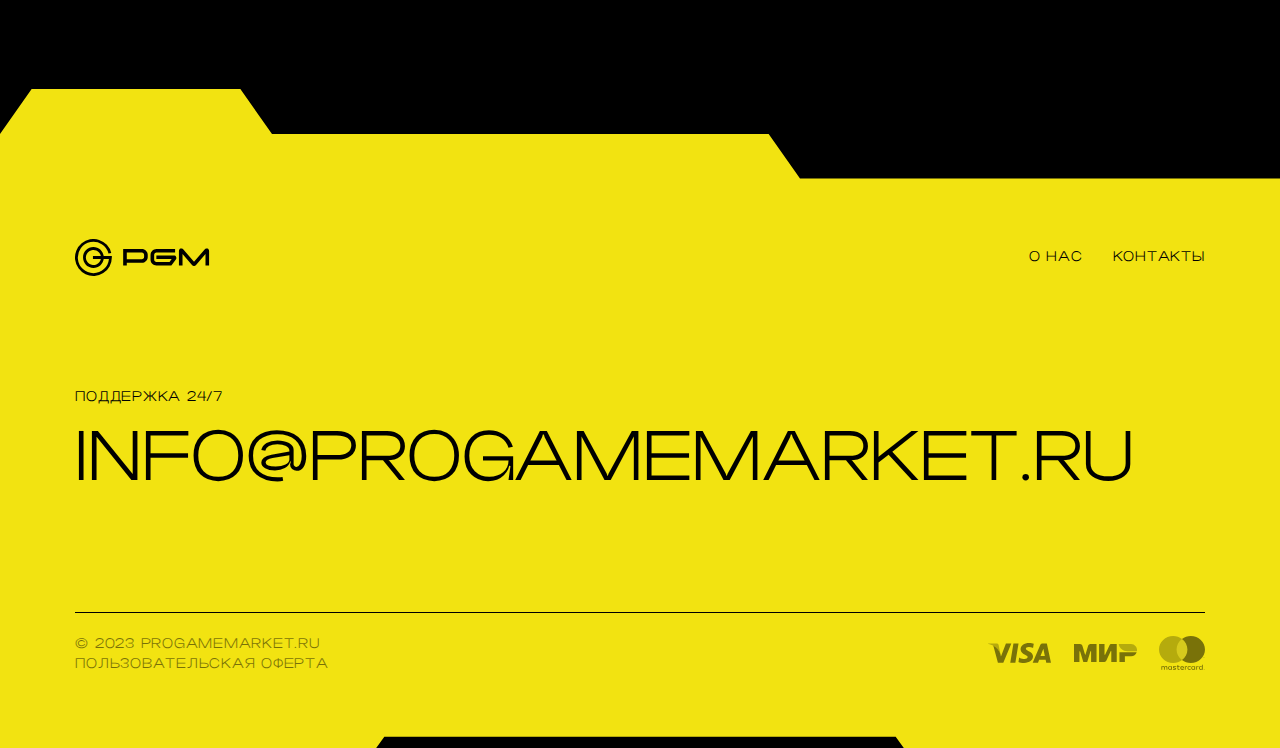
<file: checkout.html>
<!DOCTYPE html>
<html lang="ru">

<head>
    <meta charset="UTF-8">
    <meta name="viewport" content="width=device-width, initial-scale=1.0">
    <meta name="description" content="">
    <meta name="keywords" content="">
    <link rel="stylesheet" href="css/libs.min.css">
    <link rel="stylesheet" href="css/style.min.css">
    <title>Оформление заказа</title>
</head>

<body class="m-page">
    <div class="wrapper">
        <header class="header">
            <div class="container">
                <div class="header__inner">
                    <a href="" class="header__logo logo">
                        <img src="img/logo.svg" alt="">
                    </a>

                    <div class="header-search">
                        <fieldset class="header-search__field">
                            <input class="_search-filed" type="text" placeholder="Поиск по играм...">
                            <button class="header-search__btn">
                                <img src="img/search-icon.svg" alt="">
                            </button>
                        </fieldset>

                        <div class="search-result">
                            <div class="_view1">
                                <div class="search-result__title text32 font2">
                                    Популярное
                                </div>
                                <div class="search-result__items">
                                    <a href="" class="search-card">
                                        <div class="search-card__img" style="background-image: url(img/search-img.webp);">
                                            <svg xmlns="http://www.w3.org/2000/svg" width="160" height="200" viewBox="0 0 160 200" fill="none">
                                                <path d="M0 0V-1H-1V0H0ZM148 0L148.707 -0.707107L148.414 -1H148V0ZM0 200H-1V201H0V200ZM148 200V201H148.414L148.707 200.707L148 200ZM160 188L160.707 188.707L161 188.414V188H160ZM160 161H161V160.598L160.721 160.307L160 161ZM148 148.5H147V148.902L147.279 149.193L148 148.5ZM148 51.5L147.279 50.8075L147 51.0977V51.5H148ZM160 39L160.721 39.6925L161 39.4023V39H160ZM160 12H161V11.5858L160.707 11.2929L160 12ZM0 1H148V-1H0V1ZM1 200V0H-1V200H1ZM148 199H0V201H148V199ZM159.293 187.293L147.293 199.293L148.707 200.707L160.707 188.707L159.293 187.293ZM159 161V188H161V161H159ZM160.721 160.307L148.721 147.807L147.279 149.193L159.279 161.693L160.721 160.307ZM149 148.5L149 51.5H147L147 148.5H149ZM148.721 52.1925L160.721 39.6925L159.279 38.3075L147.279 50.8075L148.721 52.1925ZM159 12V39H161V12H159ZM147.293 0.707107L159.293 12.7071L160.707 11.2929L148.707 -0.707107L147.293 0.707107Z" fill="#F2E311" mask="url(#path-1-inside-1_1743_1147)" />
                                            </svg>
                                        </div>
                                        <div class="search-card__title">
                                            <div class="text18 font2">GHOSTRUNNER 2</div>
                                        </div>
                                        <div class="search-card__price">
                                            <div class="text18 yellow-text yellow-shadow">
                                                1 999 ₽
                                            </div>
                                        </div>
                                    </a>

                                    <a href="" class="search-card">
                                        <div class="search-card__img" style="background-image: url(img/search-img2.webp);">
                                            <svg xmlns="http://www.w3.org/2000/svg" width="160" height="200" viewBox="0 0 160 200" fill="none">
                                                <path d="M0 0V-1H-1V0H0ZM148 0L148.707 -0.707107L148.414 -1H148V0ZM0 200H-1V201H0V200ZM148 200V201H148.414L148.707 200.707L148 200ZM160 188L160.707 188.707L161 188.414V188H160ZM160 161H161V160.598L160.721 160.307L160 161ZM148 148.5H147V148.902L147.279 149.193L148 148.5ZM148 51.5L147.279 50.8075L147 51.0977V51.5H148ZM160 39L160.721 39.6925L161 39.4023V39H160ZM160 12H161V11.5858L160.707 11.2929L160 12ZM0 1H148V-1H0V1ZM1 200V0H-1V200H1ZM148 199H0V201H148V199ZM159.293 187.293L147.293 199.293L148.707 200.707L160.707 188.707L159.293 187.293ZM159 161V188H161V161H159ZM160.721 160.307L148.721 147.807L147.279 149.193L159.279 161.693L160.721 160.307ZM149 148.5L149 51.5H147L147 148.5H149ZM148.721 52.1925L160.721 39.6925L159.279 38.3075L147.279 50.8075L148.721 52.1925ZM159 12V39H161V12H159ZM147.293 0.707107L159.293 12.7071L160.707 11.2929L148.707 -0.707107L147.293 0.707107Z" fill="#F2E311" mask="url(#path-1-inside-1_1743_1147)" />
                                            </svg>
                                        </div>
                                        <div class="search-card__title">
                                            <div class="text18 font2">Bish Bash Bots</div>
                                        </div>
                                        <div class="search-card__price">
                                            <div class="text18 yellow-text yellow-shadow">
                                                1 699 ₽
                                            </div>
                                        </div>
                                    </a>

                                    <a href="" class="search-card">
                                        <div class="search-card__img" style="background-image: url(img/search-img3.webp);">
                                            <svg xmlns="http://www.w3.org/2000/svg" width="160" height="200" viewBox="0 0 160 200" fill="none">
                                                <path d="M0 0V-1H-1V0H0ZM148 0L148.707 -0.707107L148.414 -1H148V0ZM0 200H-1V201H0V200ZM148 200V201H148.414L148.707 200.707L148 200ZM160 188L160.707 188.707L161 188.414V188H160ZM160 161H161V160.598L160.721 160.307L160 161ZM148 148.5H147V148.902L147.279 149.193L148 148.5ZM148 51.5L147.279 50.8075L147 51.0977V51.5H148ZM160 39L160.721 39.6925L161 39.4023V39H160ZM160 12H161V11.5858L160.707 11.2929L160 12ZM0 1H148V-1H0V1ZM1 200V0H-1V200H1ZM148 199H0V201H148V199ZM159.293 187.293L147.293 199.293L148.707 200.707L160.707 188.707L159.293 187.293ZM159 161V188H161V161H159ZM160.721 160.307L148.721 147.807L147.279 149.193L159.279 161.693L160.721 160.307ZM149 148.5L149 51.5H147L147 148.5H149ZM148.721 52.1925L160.721 39.6925L159.279 38.3075L147.279 50.8075L148.721 52.1925ZM159 12V39H161V12H159ZM147.293 0.707107L159.293 12.7071L160.707 11.2929L148.707 -0.707107L147.293 0.707107Z" fill="#F2E311" mask="url(#path-1-inside-1_1743_1147)" />
                                            </svg>
                                        </div>
                                        <div class="search-card__title">
                                            <div class="text18 font2">HELLBOY: WEB OF WYRD</div>
                                        </div>
                                        <div class="search-card__price">
                                            <div class="text18 yellow-text yellow-shadow">
                                                1 999 ₽
                                            </div>
                                        </div>
                                    </a>

                                    <a href="" class="search-card">
                                        <div class="search-card__img" style="background-image: url(img/search-img4.webp);">
                                            <svg xmlns="http://www.w3.org/2000/svg" width="160" height="200" viewBox="0 0 160 200" fill="none">
                                                <path d="M0 0V-1H-1V0H0ZM148 0L148.707 -0.707107L148.414 -1H148V0ZM0 200H-1V201H0V200ZM148 200V201H148.414L148.707 200.707L148 200ZM160 188L160.707 188.707L161 188.414V188H160ZM160 161H161V160.598L160.721 160.307L160 161ZM148 148.5H147V148.902L147.279 149.193L148 148.5ZM148 51.5L147.279 50.8075L147 51.0977V51.5H148ZM160 39L160.721 39.6925L161 39.4023V39H160ZM160 12H161V11.5858L160.707 11.2929L160 12ZM0 1H148V-1H0V1ZM1 200V0H-1V200H1ZM148 199H0V201H148V199ZM159.293 187.293L147.293 199.293L148.707 200.707L160.707 188.707L159.293 187.293ZM159 161V188H161V161H159ZM160.721 160.307L148.721 147.807L147.279 149.193L159.279 161.693L160.721 160.307ZM149 148.5L149 51.5H147L147 148.5H149ZM148.721 52.1925L160.721 39.6925L159.279 38.3075L147.279 50.8075L148.721 52.1925ZM159 12V39H161V12H159ZM147.293 0.707107L159.293 12.7071L160.707 11.2929L148.707 -0.707107L147.293 0.707107Z" fill="#F2E311" mask="url(#path-1-inside-1_1743_1147)" />
                                            </svg>
                                        </div>
                                        <div class="search-card__title">
                                            <div class="text18 font2">Alaskan Road Truckers</div>
                                        </div>
                                        <div class="search-card__price">
                                            <div class="text18 yellow-text yellow-shadow">
                                                999 ₽
                                            </div>
                                        </div>
                                    </a>

                                    <a href="" class="search-card">
                                        <div class="search-card__img" style="background-image: url(img/search-img.webp);">
                                            <svg xmlns="http://www.w3.org/2000/svg" width="160" height="200" viewBox="0 0 160 200" fill="none">
                                                <path d="M0 0V-1H-1V0H0ZM148 0L148.707 -0.707107L148.414 -1H148V0ZM0 200H-1V201H0V200ZM148 200V201H148.414L148.707 200.707L148 200ZM160 188L160.707 188.707L161 188.414V188H160ZM160 161H161V160.598L160.721 160.307L160 161ZM148 148.5H147V148.902L147.279 149.193L148 148.5ZM148 51.5L147.279 50.8075L147 51.0977V51.5H148ZM160 39L160.721 39.6925L161 39.4023V39H160ZM160 12H161V11.5858L160.707 11.2929L160 12ZM0 1H148V-1H0V1ZM1 200V0H-1V200H1ZM148 199H0V201H148V199ZM159.293 187.293L147.293 199.293L148.707 200.707L160.707 188.707L159.293 187.293ZM159 161V188H161V161H159ZM160.721 160.307L148.721 147.807L147.279 149.193L159.279 161.693L160.721 160.307ZM149 148.5L149 51.5H147L147 148.5H149ZM148.721 52.1925L160.721 39.6925L159.279 38.3075L147.279 50.8075L148.721 52.1925ZM159 12V39H161V12H159ZM147.293 0.707107L159.293 12.7071L160.707 11.2929L148.707 -0.707107L147.293 0.707107Z" fill="#F2E311" mask="url(#path-1-inside-1_1743_1147)" />
                                            </svg>
                                        </div>
                                        <div class="search-card__title">
                                            <div class="text18 font2">GHOSTRUNNER 2</div>
                                        </div>
                                        <div class="search-card__price">
                                            <div class="text18 yellow-text yellow-shadow">
                                                1 999 ₽
                                            </div>
                                        </div>
                                    </a>

                                    <a href="" class="search-card">
                                        <div class="search-card__img" style="background-image: url(img/search-img2.webp);">
                                            <svg xmlns="http://www.w3.org/2000/svg" width="160" height="200" viewBox="0 0 160 200" fill="none">
                                                <path d="M0 0V-1H-1V0H0ZM148 0L148.707 -0.707107L148.414 -1H148V0ZM0 200H-1V201H0V200ZM148 200V201H148.414L148.707 200.707L148 200ZM160 188L160.707 188.707L161 188.414V188H160ZM160 161H161V160.598L160.721 160.307L160 161ZM148 148.5H147V148.902L147.279 149.193L148 148.5ZM148 51.5L147.279 50.8075L147 51.0977V51.5H148ZM160 39L160.721 39.6925L161 39.4023V39H160ZM160 12H161V11.5858L160.707 11.2929L160 12ZM0 1H148V-1H0V1ZM1 200V0H-1V200H1ZM148 199H0V201H148V199ZM159.293 187.293L147.293 199.293L148.707 200.707L160.707 188.707L159.293 187.293ZM159 161V188H161V161H159ZM160.721 160.307L148.721 147.807L147.279 149.193L159.279 161.693L160.721 160.307ZM149 148.5L149 51.5H147L147 148.5H149ZM148.721 52.1925L160.721 39.6925L159.279 38.3075L147.279 50.8075L148.721 52.1925ZM159 12V39H161V12H159ZM147.293 0.707107L159.293 12.7071L160.707 11.2929L148.707 -0.707107L147.293 0.707107Z" fill="#F2E311" mask="url(#path-1-inside-1_1743_1147)" />
                                            </svg>
                                        </div>
                                        <div class="search-card__title">
                                            <div class="text18 font2">Bish Bash Bots</div>
                                        </div>
                                        <div class="search-card__price">
                                            <div class="text18 yellow-text yellow-shadow">
                                                1 699 ₽
                                            </div>
                                        </div>
                                    </a>

                                    <a href="" class="search-card">
                                        <div class="search-card__img" style="background-image: url(img/search-img3.webp);">
                                            <svg xmlns="http://www.w3.org/2000/svg" width="160" height="200" viewBox="0 0 160 200" fill="none">
                                                <path d="M0 0V-1H-1V0H0ZM148 0L148.707 -0.707107L148.414 -1H148V0ZM0 200H-1V201H0V200ZM148 200V201H148.414L148.707 200.707L148 200ZM160 188L160.707 188.707L161 188.414V188H160ZM160 161H161V160.598L160.721 160.307L160 161ZM148 148.5H147V148.902L147.279 149.193L148 148.5ZM148 51.5L147.279 50.8075L147 51.0977V51.5H148ZM160 39L160.721 39.6925L161 39.4023V39H160ZM160 12H161V11.5858L160.707 11.2929L160 12ZM0 1H148V-1H0V1ZM1 200V0H-1V200H1ZM148 199H0V201H148V199ZM159.293 187.293L147.293 199.293L148.707 200.707L160.707 188.707L159.293 187.293ZM159 161V188H161V161H159ZM160.721 160.307L148.721 147.807L147.279 149.193L159.279 161.693L160.721 160.307ZM149 148.5L149 51.5H147L147 148.5H149ZM148.721 52.1925L160.721 39.6925L159.279 38.3075L147.279 50.8075L148.721 52.1925ZM159 12V39H161V12H159ZM147.293 0.707107L159.293 12.7071L160.707 11.2929L148.707 -0.707107L147.293 0.707107Z" fill="#F2E311" mask="url(#path-1-inside-1_1743_1147)" />
                                            </svg>
                                        </div>
                                        <div class="search-card__title">
                                            <div class="text18 font2">HELLBOY: WEB OF WYRD</div>
                                        </div>
                                        <div class="search-card__price">
                                            <div class="text18 yellow-text yellow-shadow">
                                                1 999 ₽
                                            </div>
                                        </div>
                                    </a>

                                    <a href="" class="search-card">
                                        <div class="search-card__img" style="background-image: url(img/search-img4.webp);">
                                            <svg xmlns="http://www.w3.org/2000/svg" width="160" height="200" viewBox="0 0 160 200" fill="none">
                                                <path d="M0 0V-1H-1V0H0ZM148 0L148.707 -0.707107L148.414 -1H148V0ZM0 200H-1V201H0V200ZM148 200V201H148.414L148.707 200.707L148 200ZM160 188L160.707 188.707L161 188.414V188H160ZM160 161H161V160.598L160.721 160.307L160 161ZM148 148.5H147V148.902L147.279 149.193L148 148.5ZM148 51.5L147.279 50.8075L147 51.0977V51.5H148ZM160 39L160.721 39.6925L161 39.4023V39H160ZM160 12H161V11.5858L160.707 11.2929L160 12ZM0 1H148V-1H0V1ZM1 200V0H-1V200H1ZM148 199H0V201H148V199ZM159.293 187.293L147.293 199.293L148.707 200.707L160.707 188.707L159.293 187.293ZM159 161V188H161V161H159ZM160.721 160.307L148.721 147.807L147.279 149.193L159.279 161.693L160.721 160.307ZM149 148.5L149 51.5H147L147 148.5H149ZM148.721 52.1925L160.721 39.6925L159.279 38.3075L147.279 50.8075L148.721 52.1925ZM159 12V39H161V12H159ZM147.293 0.707107L159.293 12.7071L160.707 11.2929L148.707 -0.707107L147.293 0.707107Z" fill="#F2E311" mask="url(#path-1-inside-1_1743_1147)" />
                                            </svg>
                                        </div>
                                        <div class="search-card__title">
                                            <div class="text18 font2">Alaskan Road Truckers</div>
                                        </div>
                                        <div class="search-card__price">
                                            <div class="text18 yellow-text yellow-shadow">
                                                999 ₽
                                            </div>
                                        </div>
                                    </a>

                                </div>
                            </div>
                            <div class="_view2">
                                <div class="search-result__title text32 font2">
                                    Найдено: 24
                                </div>
                                <div class="search-result__items">
                                    <a href="" class="search-card">
                                        <div class="search-card__img" style="background-image: url(img/search-img.webp);">
                                            <svg xmlns="http://www.w3.org/2000/svg" width="160" height="200" viewBox="0 0 160 200" fill="none">
                                                <path d="M0 0V-1H-1V0H0ZM148 0L148.707 -0.707107L148.414 -1H148V0ZM0 200H-1V201H0V200ZM148 200V201H148.414L148.707 200.707L148 200ZM160 188L160.707 188.707L161 188.414V188H160ZM160 161H161V160.598L160.721 160.307L160 161ZM148 148.5H147V148.902L147.279 149.193L148 148.5ZM148 51.5L147.279 50.8075L147 51.0977V51.5H148ZM160 39L160.721 39.6925L161 39.4023V39H160ZM160 12H161V11.5858L160.707 11.2929L160 12ZM0 1H148V-1H0V1ZM1 200V0H-1V200H1ZM148 199H0V201H148V199ZM159.293 187.293L147.293 199.293L148.707 200.707L160.707 188.707L159.293 187.293ZM159 161V188H161V161H159ZM160.721 160.307L148.721 147.807L147.279 149.193L159.279 161.693L160.721 160.307ZM149 148.5L149 51.5H147L147 148.5H149ZM148.721 52.1925L160.721 39.6925L159.279 38.3075L147.279 50.8075L148.721 52.1925ZM159 12V39H161V12H159ZM147.293 0.707107L159.293 12.7071L160.707 11.2929L148.707 -0.707107L147.293 0.707107Z" fill="#F2E311" mask="url(#path-1-inside-1_1743_1147)" />
                                            </svg>
                                        </div>
                                        <div class="search-card__title">
                                            <div class="text18 font2">GHOSTRUNNER 2</div>
                                        </div>
                                        <div class="search-card__price">
                                            <div class="text18 yellow-text yellow-shadow">
                                                1 999 ₽
                                            </div>
                                        </div>
                                    </a>

                                    <a href="" class="search-card">
                                        <div class="search-card__img" style="background-image: url(img/search-img2.webp);">
                                            <svg xmlns="http://www.w3.org/2000/svg" width="160" height="200" viewBox="0 0 160 200" fill="none">
                                                <path d="M0 0V-1H-1V0H0ZM148 0L148.707 -0.707107L148.414 -1H148V0ZM0 200H-1V201H0V200ZM148 200V201H148.414L148.707 200.707L148 200ZM160 188L160.707 188.707L161 188.414V188H160ZM160 161H161V160.598L160.721 160.307L160 161ZM148 148.5H147V148.902L147.279 149.193L148 148.5ZM148 51.5L147.279 50.8075L147 51.0977V51.5H148ZM160 39L160.721 39.6925L161 39.4023V39H160ZM160 12H161V11.5858L160.707 11.2929L160 12ZM0 1H148V-1H0V1ZM1 200V0H-1V200H1ZM148 199H0V201H148V199ZM159.293 187.293L147.293 199.293L148.707 200.707L160.707 188.707L159.293 187.293ZM159 161V188H161V161H159ZM160.721 160.307L148.721 147.807L147.279 149.193L159.279 161.693L160.721 160.307ZM149 148.5L149 51.5H147L147 148.5H149ZM148.721 52.1925L160.721 39.6925L159.279 38.3075L147.279 50.8075L148.721 52.1925ZM159 12V39H161V12H159ZM147.293 0.707107L159.293 12.7071L160.707 11.2929L148.707 -0.707107L147.293 0.707107Z" fill="#F2E311" mask="url(#path-1-inside-1_1743_1147)" />
                                            </svg>
                                        </div>
                                        <div class="search-card__title">
                                            <div class="text18 font2">Bish Bash Bots</div>
                                        </div>
                                        <div class="search-card__price">
                                            <div class="text18 yellow-text yellow-shadow">
                                                1 699 ₽
                                            </div>
                                        </div>
                                    </a>

                                    <a href="" class="search-card">
                                        <div class="search-card__img" style="background-image: url(img/search-img3.webp);">
                                            <svg xmlns="http://www.w3.org/2000/svg" width="160" height="200" viewBox="0 0 160 200" fill="none">
                                                <path d="M0 0V-1H-1V0H0ZM148 0L148.707 -0.707107L148.414 -1H148V0ZM0 200H-1V201H0V200ZM148 200V201H148.414L148.707 200.707L148 200ZM160 188L160.707 188.707L161 188.414V188H160ZM160 161H161V160.598L160.721 160.307L160 161ZM148 148.5H147V148.902L147.279 149.193L148 148.5ZM148 51.5L147.279 50.8075L147 51.0977V51.5H148ZM160 39L160.721 39.6925L161 39.4023V39H160ZM160 12H161V11.5858L160.707 11.2929L160 12ZM0 1H148V-1H0V1ZM1 200V0H-1V200H1ZM148 199H0V201H148V199ZM159.293 187.293L147.293 199.293L148.707 200.707L160.707 188.707L159.293 187.293ZM159 161V188H161V161H159ZM160.721 160.307L148.721 147.807L147.279 149.193L159.279 161.693L160.721 160.307ZM149 148.5L149 51.5H147L147 148.5H149ZM148.721 52.1925L160.721 39.6925L159.279 38.3075L147.279 50.8075L148.721 52.1925ZM159 12V39H161V12H159ZM147.293 0.707107L159.293 12.7071L160.707 11.2929L148.707 -0.707107L147.293 0.707107Z" fill="#F2E311" mask="url(#path-1-inside-1_1743_1147)" />
                                            </svg>
                                        </div>
                                        <div class="search-card__title">
                                            <div class="text18 font2">HELLBOY: WEB OF WYRD</div>
                                        </div>
                                        <div class="search-card__price">
                                            <div class="text18 yellow-text yellow-shadow">
                                                1 999 ₽
                                            </div>
                                        </div>
                                    </a>

                                    <a href="" class="search-card">
                                        <div class="search-card__img" style="background-image: url(img/search-img4.webp);">
                                            <svg xmlns="http://www.w3.org/2000/svg" width="160" height="200" viewBox="0 0 160 200" fill="none">
                                                <path d="M0 0V-1H-1V0H0ZM148 0L148.707 -0.707107L148.414 -1H148V0ZM0 200H-1V201H0V200ZM148 200V201H148.414L148.707 200.707L148 200ZM160 188L160.707 188.707L161 188.414V188H160ZM160 161H161V160.598L160.721 160.307L160 161ZM148 148.5H147V148.902L147.279 149.193L148 148.5ZM148 51.5L147.279 50.8075L147 51.0977V51.5H148ZM160 39L160.721 39.6925L161 39.4023V39H160ZM160 12H161V11.5858L160.707 11.2929L160 12ZM0 1H148V-1H0V1ZM1 200V0H-1V200H1ZM148 199H0V201H148V199ZM159.293 187.293L147.293 199.293L148.707 200.707L160.707 188.707L159.293 187.293ZM159 161V188H161V161H159ZM160.721 160.307L148.721 147.807L147.279 149.193L159.279 161.693L160.721 160.307ZM149 148.5L149 51.5H147L147 148.5H149ZM148.721 52.1925L160.721 39.6925L159.279 38.3075L147.279 50.8075L148.721 52.1925ZM159 12V39H161V12H159ZM147.293 0.707107L159.293 12.7071L160.707 11.2929L148.707 -0.707107L147.293 0.707107Z" fill="#F2E311" mask="url(#path-1-inside-1_1743_1147)" />
                                            </svg>
                                        </div>
                                        <div class="search-card__title">
                                            <div class="text18 font2">Alaskan Road Truckers</div>
                                        </div>
                                        <div class="search-card__price">
                                            <div class="text18 yellow-text yellow-shadow">
                                                999 ₽
                                            </div>
                                        </div>
                                    </a>

                                    <a href="" class="search-card">
                                        <div class="search-card__img" style="background-image: url(img/search-img.webp);">
                                            <svg xmlns="http://www.w3.org/2000/svg" width="160" height="200" viewBox="0 0 160 200" fill="none">
                                                <path d="M0 0V-1H-1V0H0ZM148 0L148.707 -0.707107L148.414 -1H148V0ZM0 200H-1V201H0V200ZM148 200V201H148.414L148.707 200.707L148 200ZM160 188L160.707 188.707L161 188.414V188H160ZM160 161H161V160.598L160.721 160.307L160 161ZM148 148.5H147V148.902L147.279 149.193L148 148.5ZM148 51.5L147.279 50.8075L147 51.0977V51.5H148ZM160 39L160.721 39.6925L161 39.4023V39H160ZM160 12H161V11.5858L160.707 11.2929L160 12ZM0 1H148V-1H0V1ZM1 200V0H-1V200H1ZM148 199H0V201H148V199ZM159.293 187.293L147.293 199.293L148.707 200.707L160.707 188.707L159.293 187.293ZM159 161V188H161V161H159ZM160.721 160.307L148.721 147.807L147.279 149.193L159.279 161.693L160.721 160.307ZM149 148.5L149 51.5H147L147 148.5H149ZM148.721 52.1925L160.721 39.6925L159.279 38.3075L147.279 50.8075L148.721 52.1925ZM159 12V39H161V12H159ZM147.293 0.707107L159.293 12.7071L160.707 11.2929L148.707 -0.707107L147.293 0.707107Z" fill="#F2E311" mask="url(#path-1-inside-1_1743_1147)" />
                                            </svg>
                                        </div>
                                        <div class="search-card__title">
                                            <div class="text18 font2">GHOSTRUNNER 2</div>
                                        </div>
                                        <div class="search-card__price">
                                            <div class="text18 yellow-text yellow-shadow">
                                                1 999 ₽
                                            </div>
                                        </div>
                                    </a>

                                    <a href="" class="search-card">
                                        <div class="search-card__img" style="background-image: url(img/search-img2.webp);">
                                            <svg xmlns="http://www.w3.org/2000/svg" width="160" height="200" viewBox="0 0 160 200" fill="none">
                                                <path d="M0 0V-1H-1V0H0ZM148 0L148.707 -0.707107L148.414 -1H148V0ZM0 200H-1V201H0V200ZM148 200V201H148.414L148.707 200.707L148 200ZM160 188L160.707 188.707L161 188.414V188H160ZM160 161H161V160.598L160.721 160.307L160 161ZM148 148.5H147V148.902L147.279 149.193L148 148.5ZM148 51.5L147.279 50.8075L147 51.0977V51.5H148ZM160 39L160.721 39.6925L161 39.4023V39H160ZM160 12H161V11.5858L160.707 11.2929L160 12ZM0 1H148V-1H0V1ZM1 200V0H-1V200H1ZM148 199H0V201H148V199ZM159.293 187.293L147.293 199.293L148.707 200.707L160.707 188.707L159.293 187.293ZM159 161V188H161V161H159ZM160.721 160.307L148.721 147.807L147.279 149.193L159.279 161.693L160.721 160.307ZM149 148.5L149 51.5H147L147 148.5H149ZM148.721 52.1925L160.721 39.6925L159.279 38.3075L147.279 50.8075L148.721 52.1925ZM159 12V39H161V12H159ZM147.293 0.707107L159.293 12.7071L160.707 11.2929L148.707 -0.707107L147.293 0.707107Z" fill="#F2E311" mask="url(#path-1-inside-1_1743_1147)" />
                                            </svg>
                                        </div>
                                        <div class="search-card__title">
                                            <div class="text18 font2">Bish Bash Bots</div>
                                        </div>
                                        <div class="search-card__price">
                                            <div class="text18 yellow-text yellow-shadow">
                                                1 699 ₽
                                            </div>
                                        </div>
                                    </a>

                                    <a href="" class="search-card">
                                        <div class="search-card__img" style="background-image: url(img/search-img3.webp);">
                                            <svg xmlns="http://www.w3.org/2000/svg" width="160" height="200" viewBox="0 0 160 200" fill="none">
                                                <path d="M0 0V-1H-1V0H0ZM148 0L148.707 -0.707107L148.414 -1H148V0ZM0 200H-1V201H0V200ZM148 200V201H148.414L148.707 200.707L148 200ZM160 188L160.707 188.707L161 188.414V188H160ZM160 161H161V160.598L160.721 160.307L160 161ZM148 148.5H147V148.902L147.279 149.193L148 148.5ZM148 51.5L147.279 50.8075L147 51.0977V51.5H148ZM160 39L160.721 39.6925L161 39.4023V39H160ZM160 12H161V11.5858L160.707 11.2929L160 12ZM0 1H148V-1H0V1ZM1 200V0H-1V200H1ZM148 199H0V201H148V199ZM159.293 187.293L147.293 199.293L148.707 200.707L160.707 188.707L159.293 187.293ZM159 161V188H161V161H159ZM160.721 160.307L148.721 147.807L147.279 149.193L159.279 161.693L160.721 160.307ZM149 148.5L149 51.5H147L147 148.5H149ZM148.721 52.1925L160.721 39.6925L159.279 38.3075L147.279 50.8075L148.721 52.1925ZM159 12V39H161V12H159ZM147.293 0.707107L159.293 12.7071L160.707 11.2929L148.707 -0.707107L147.293 0.707107Z" fill="#F2E311" mask="url(#path-1-inside-1_1743_1147)" />
                                            </svg>
                                        </div>
                                        <div class="search-card__title">
                                            <div class="text18 font2">HELLBOY: WEB OF WYRD</div>
                                        </div>
                                        <div class="search-card__price">
                                            <div class="text18 yellow-text yellow-shadow">
                                                1 999 ₽
                                            </div>
                                        </div>
                                    </a>

                                    <a href="" class="search-card">
                                        <div class="search-card__img" style="background-image: url(img/search-img4.webp);">
                                            <svg xmlns="http://www.w3.org/2000/svg" width="160" height="200" viewBox="0 0 160 200" fill="none">
                                                <path d="M0 0V-1H-1V0H0ZM148 0L148.707 -0.707107L148.414 -1H148V0ZM0 200H-1V201H0V200ZM148 200V201H148.414L148.707 200.707L148 200ZM160 188L160.707 188.707L161 188.414V188H160ZM160 161H161V160.598L160.721 160.307L160 161ZM148 148.5H147V148.902L147.279 149.193L148 148.5ZM148 51.5L147.279 50.8075L147 51.0977V51.5H148ZM160 39L160.721 39.6925L161 39.4023V39H160ZM160 12H161V11.5858L160.707 11.2929L160 12ZM0 1H148V-1H0V1ZM1 200V0H-1V200H1ZM148 199H0V201H148V199ZM159.293 187.293L147.293 199.293L148.707 200.707L160.707 188.707L159.293 187.293ZM159 161V188H161V161H159ZM160.721 160.307L148.721 147.807L147.279 149.193L159.279 161.693L160.721 160.307ZM149 148.5L149 51.5H147L147 148.5H149ZM148.721 52.1925L160.721 39.6925L159.279 38.3075L147.279 50.8075L148.721 52.1925ZM159 12V39H161V12H159ZM147.293 0.707107L159.293 12.7071L160.707 11.2929L148.707 -0.707107L147.293 0.707107Z" fill="#F2E311" mask="url(#path-1-inside-1_1743_1147)" />
                                            </svg>
                                        </div>
                                        <div class="search-card__title">
                                            <div class="text18 font2">Alaskan Road Truckers</div>
                                        </div>
                                        <div class="search-card__price">
                                            <div class="text18 yellow-text yellow-shadow">
                                                999 ₽
                                            </div>
                                        </div>
                                    </a>

                                    <a href="" class="search-card">
                                        <div class="search-card__img" style="background-image: url(img/search-img.webp);">
                                            <svg xmlns="http://www.w3.org/2000/svg" width="160" height="200" viewBox="0 0 160 200" fill="none">
                                                <path d="M0 0V-1H-1V0H0ZM148 0L148.707 -0.707107L148.414 -1H148V0ZM0 200H-1V201H0V200ZM148 200V201H148.414L148.707 200.707L148 200ZM160 188L160.707 188.707L161 188.414V188H160ZM160 161H161V160.598L160.721 160.307L160 161ZM148 148.5H147V148.902L147.279 149.193L148 148.5ZM148 51.5L147.279 50.8075L147 51.0977V51.5H148ZM160 39L160.721 39.6925L161 39.4023V39H160ZM160 12H161V11.5858L160.707 11.2929L160 12ZM0 1H148V-1H0V1ZM1 200V0H-1V200H1ZM148 199H0V201H148V199ZM159.293 187.293L147.293 199.293L148.707 200.707L160.707 188.707L159.293 187.293ZM159 161V188H161V161H159ZM160.721 160.307L148.721 147.807L147.279 149.193L159.279 161.693L160.721 160.307ZM149 148.5L149 51.5H147L147 148.5H149ZM148.721 52.1925L160.721 39.6925L159.279 38.3075L147.279 50.8075L148.721 52.1925ZM159 12V39H161V12H159ZM147.293 0.707107L159.293 12.7071L160.707 11.2929L148.707 -0.707107L147.293 0.707107Z" fill="#F2E311" mask="url(#path-1-inside-1_1743_1147)" />
                                            </svg>
                                        </div>
                                        <div class="search-card__title">
                                            <div class="text18 font2">GHOSTRUNNER 2</div>
                                        </div>
                                        <div class="search-card__price">
                                            <div class="text18 yellow-text yellow-shadow">
                                                1 999 ₽
                                            </div>
                                        </div>
                                    </a>

                                    <a href="" class="search-card">
                                        <div class="search-card__img" style="background-image: url(img/search-img2.webp);">
                                            <svg xmlns="http://www.w3.org/2000/svg" width="160" height="200" viewBox="0 0 160 200" fill="none">
                                                <path d="M0 0V-1H-1V0H0ZM148 0L148.707 -0.707107L148.414 -1H148V0ZM0 200H-1V201H0V200ZM148 200V201H148.414L148.707 200.707L148 200ZM160 188L160.707 188.707L161 188.414V188H160ZM160 161H161V160.598L160.721 160.307L160 161ZM148 148.5H147V148.902L147.279 149.193L148 148.5ZM148 51.5L147.279 50.8075L147 51.0977V51.5H148ZM160 39L160.721 39.6925L161 39.4023V39H160ZM160 12H161V11.5858L160.707 11.2929L160 12ZM0 1H148V-1H0V1ZM1 200V0H-1V200H1ZM148 199H0V201H148V199ZM159.293 187.293L147.293 199.293L148.707 200.707L160.707 188.707L159.293 187.293ZM159 161V188H161V161H159ZM160.721 160.307L148.721 147.807L147.279 149.193L159.279 161.693L160.721 160.307ZM149 148.5L149 51.5H147L147 148.5H149ZM148.721 52.1925L160.721 39.6925L159.279 38.3075L147.279 50.8075L148.721 52.1925ZM159 12V39H161V12H159ZM147.293 0.707107L159.293 12.7071L160.707 11.2929L148.707 -0.707107L147.293 0.707107Z" fill="#F2E311" mask="url(#path-1-inside-1_1743_1147)" />
                                            </svg>
                                        </div>
                                        <div class="search-card__title">
                                            <div class="text18 font2">Bish Bash Bots</div>
                                        </div>
                                        <div class="search-card__price">
                                            <div class="text18 yellow-text yellow-shadow">
                                                1 699 ₽
                                            </div>
                                        </div>
                                    </a>

                                    <a href="" class="search-card">
                                        <div class="search-card__img" style="background-image: url(img/search-img3.webp);">
                                            <svg xmlns="http://www.w3.org/2000/svg" width="160" height="200" viewBox="0 0 160 200" fill="none">
                                                <path d="M0 0V-1H-1V0H0ZM148 0L148.707 -0.707107L148.414 -1H148V0ZM0 200H-1V201H0V200ZM148 200V201H148.414L148.707 200.707L148 200ZM160 188L160.707 188.707L161 188.414V188H160ZM160 161H161V160.598L160.721 160.307L160 161ZM148 148.5H147V148.902L147.279 149.193L148 148.5ZM148 51.5L147.279 50.8075L147 51.0977V51.5H148ZM160 39L160.721 39.6925L161 39.4023V39H160ZM160 12H161V11.5858L160.707 11.2929L160 12ZM0 1H148V-1H0V1ZM1 200V0H-1V200H1ZM148 199H0V201H148V199ZM159.293 187.293L147.293 199.293L148.707 200.707L160.707 188.707L159.293 187.293ZM159 161V188H161V161H159ZM160.721 160.307L148.721 147.807L147.279 149.193L159.279 161.693L160.721 160.307ZM149 148.5L149 51.5H147L147 148.5H149ZM148.721 52.1925L160.721 39.6925L159.279 38.3075L147.279 50.8075L148.721 52.1925ZM159 12V39H161V12H159ZM147.293 0.707107L159.293 12.7071L160.707 11.2929L148.707 -0.707107L147.293 0.707107Z" fill="#F2E311" mask="url(#path-1-inside-1_1743_1147)" />
                                            </svg>
                                        </div>
                                        <div class="search-card__title">
                                            <div class="text18 font2">HELLBOY: WEB OF WYRD</div>
                                        </div>
                                        <div class="search-card__price">
                                            <div class="text18 yellow-text yellow-shadow">
                                                1 999 ₽
                                            </div>
                                        </div>
                                    </a>

                                    <div class="search-more">
                                        <a href="" class="search-more__inner font2">
                                            <div class="text32">
                                                +15
                                            </div>
                                            <div class="text18">
                                                Показать
                                                все
                                            </div>
                                        </a>
                                    </div>
                                </div>
                            </div>
                        </div>
                    </div>


                    <button class="burger">
                        <svg class="burger__border" xmlns="http://www.w3.org/2000/svg" width="48" height="48" viewBox="0 0 48 48" fill="none">
                            <mask id="path-1-inside-1_1619_130" fill="white">
                                <path fill-rule="evenodd" clip-rule="evenodd" d="M0 0H36L48 12V48H12L0 36V0Z" />
                            </mask>
                            <path d="M36 0L36.7071 -0.707107L36.4142 -1H36V0ZM0 0V-1H-1V0H0ZM48 12H49V11.5858L48.7071 11.2929L48 12ZM48 48V49H49V48H48ZM12 48L11.2929 48.7071L11.5858 49H12V48ZM0 36H-1V36.4142L-0.707107 36.7071L0 36ZM36 -1H0V1H36V-1ZM48.7071 11.2929L36.7071 -0.707107L35.2929 0.707107L47.2929 12.7071L48.7071 11.2929ZM49 48V12H47V48H49ZM12 49H48V47H12V49ZM12.7071 47.2929L0.707107 35.2929L-0.707107 36.7071L11.2929 48.7071L12.7071 47.2929ZM-1 0V36H1V0H-1Z" fill="black" mask="url(#path-1-inside-1_1619_130)" />
                        </svg>
                        <svg class="burger__icon _view1" width="24" height="24" viewBox="0 0 24 24" fill="none" xmlns="http://www.w3.org/2000/svg">
                            <rect y="7" width="24" height="1" fill="black" />
                            <rect y="12" width="24" height="1" fill="black" />
                            <rect y="17" width="24" height="1" fill="black" />
                        </svg>
                        <svg class="burger__icon _view2" width="24" height="24" viewBox="0 0 24 24" fill="none" xmlns="http://www.w3.org/2000/svg">
                            <path d="M4.89035 4L20 19.3345L19.3704 19.9734L4.26078 4.63894L4.89035 4Z" fill="white" />
                            <path d="M4 19.3611L19.1097 4.0266L19.7392 4.66554L4.62957 20L4 19.3611Z" fill="white" />
                        </svg>
                    </button>

                    <div class="menu">
                        <div class="menu__links">
                            <a href="" class="menu__link"><span class="text24">О нас</span></a>
                            <a href="" class="menu__link"><span class="text24">Контакты</span></a>
                        </div>
                        <div class="menu__support">
                            <div class="text14">Поддержка 24/7</div>
                            <a href="mailto:info@progamemarket.ru" class="menu__support-link"><span class="text24">info@progamemarket.ru</span></a>
                        </div>
                    </div>
                </div>
            </div>

        </header>
        <main class="content">

            <section class="checkout">
                <div class="container">
                    <div class="page-top">
                        <div class="page-top__nav">
                            <a href="" class="page-top__back">
                                <img src="img/prev.svg" alt="">
                                <span class="text18">Вернуться назад</span>
                            </a>
                        </div>
                        <div class="page-top__title">
                            <h1 class="text80 m-title">
                                Оформление заказа
                            </h1>
                        </div>
                    </div>

                    <div class="checkout__status">
                        <div class="text16">Статус заказа:</div>
                        <div class="badge" style="background-color: #F2E311;">
                            <span class="text16">Ожидаем оплаты</span>
                        </div>
                    </div>


                    <div class="checkout__grid">
                        <div class="checkout__col"></div>
                        <div class="checkout__col">
                            <div class="checkout__steps">
                                <div class="checkout-step _active">
                                    <div class="checkout-step__num">
                                        <div class="text24 font2">
                                            01.
                                        </div>
                                    </div>
                                    <div class="checkout-step__content">
                                        <div class="checkout-step__title">
                                            <div class="text32 font2">
                                                Оплатите игру
                                            </div>
                                        </div>
                                        <div class="checkout-product">
                                            <div class="checkout-product__col">
                                                <div class="search-card__img" style="background-image: url(img/search-img.webp);">
                                                    <svg xmlns="http://www.w3.org/2000/svg" width="160" height="200" viewBox="0 0 160 200" fill="none">
                                                        <path d="M0 0V-1H-1V0H0ZM148 0L148.707 -0.707107L148.414 -1H148V0ZM0 200H-1V201H0V200ZM148 200V201H148.414L148.707 200.707L148 200ZM160 188L160.707 188.707L161 188.414V188H160ZM160 161H161V160.598L160.721 160.307L160 161ZM148 148.5H147V148.902L147.279 149.193L148 148.5ZM148 51.5L147.279 50.8075L147 51.0977V51.5H148ZM160 39L160.721 39.6925L161 39.4023V39H160ZM160 12H161V11.5858L160.707 11.2929L160 12ZM0 1H148V-1H0V1ZM1 200V0H-1V200H1ZM148 199H0V201H148V199ZM159.293 187.293L147.293 199.293L148.707 200.707L160.707 188.707L159.293 187.293ZM159 161V188H161V161H159ZM160.721 160.307L148.721 147.807L147.279 149.193L159.279 161.693L160.721 160.307ZM149 148.5L149 51.5H147L147 148.5H149ZM148.721 52.1925L160.721 39.6925L159.279 38.3075L147.279 50.8075L148.721 52.1925ZM159 12V39H161V12H159ZM147.293 0.707107L159.293 12.7071L160.707 11.2929L148.707 -0.707107L147.293 0.707107Z" fill="#F2E311" mask="url(#path-1-inside-1_1743_1147)"></path>
                                                    </svg>
                                                </div>
                                            </div>
                                            <div class="checkout-product__col">
                                                <div class="checkout-product__content">
                                                    <div class="text24 font2">
                                                        GHOSTRUNNER 2 Standard
                                                    </div>
                                                    <div class="checkout-product__price">
                                                        <div class="yellow-text yellow-shadow">
                                                            <span class="text32">
                                                                3 599
                                                            </span>
                                                            <span class="text24">
                                                                 ₽
                                                            </span>
                                                        </div>
                                                    </div>
                                                </div>
                                            </div>
                                        </div>
                                        <div class="checkout-fields">
                                            <fieldset class="fg fg-select">
                                                <input type="text" readonly placeholder="Выберите регион Steam-аккаунта">
                                                <span class="_bg"></span>

                                                <div class="fg-dropdown">
                                                    <div class="fg-dropdown__items">
                                                        <div data-value="Россия" class="fg-country fg-dropdown__item">
                                                            <img src="img/flag.svg" alt="">
                                                            <span class="text16">Россия</span>
                                                        </div>

                                                        <div data-value="Беларусь" class="fg-country fg-dropdown__item">
                                                            <img src="img/flag2.svg" alt="">
                                                            <span class="text16">Беларусь</span>
                                                        </div>

                                                        <div data-value="Казахстан" class="fg-country fg-dropdown__item">
                                                            <img src="img/flag3.svg" alt="">
                                                            <span class="text16">Казахстан</span>
                                                        </div>

                                                        <div data-value="Китай" class="fg-country fg-dropdown__item">
                                                            <img src="img/flag4.svg" alt="">
                                                            <span class="text16">Китай</span>
                                                        </div>

                                                        <div data-value="Турция" class="fg-country fg-dropdown__item">
                                                            <img src="img/flag5.svg" alt="">
                                                            <span class="text16">Турция</span>
                                                        </div>

                                                    </div>
                                                </div>
                                            </fieldset>
                                            <fieldset class="fg">
                                                <input type="text" placeholder="Ссылка на профиль Steam">
                                                <span class="_bg"></span>
                                                <button class="fg__btn">
                                                    <span class="text16 yellow-text">Как найти?</span>
                                                </button>
                                            </fieldset>
                                            <fieldset class="fg _error">
                                                <input type="text" placeholder="Ссылка на профиль Steam">
                                                <span class="_bg"></span>
                                                <button class="fg__btn">
                                                    <span class="text16 yellow-text">Как найти?</span>
                                                </button>
                                                <div class="fg__text">
                                                    <div class="text16 red-text2">
                                                        Введите ссылку
                                                    </div>
                                                </div>
                                            </fieldset>
                                            <fieldset class="fg">
                                                <div class="fg-filled">
                                                    <div class="fg-filled__img">
                                                        <img src="img/logo2.webp" alt="">
                                                    </div>
                                                    <div class="fg-filled__content">
                                                        <div class="text12">https://steamcommunity.com/id/pgm-market/</div>
                                                        <div class="text16">PGM-MARKET</div>
                                                    </div>
                                                </div>
                                                <span class="_bg"></span>
                                                <button class="fg__btn">
                                                    <span class="text16 yellow-text">Отменить</span>
                                                </button>
                                            </fieldset>
                                            <fieldset class="fg">
                                                <input type="text" placeholder="Промокод">
                                                <span class="_bg"></span>
                                                <button class="fg__btn">
                                                    <span class="text16 yellow-text">Подтвердить</span>
                                                </button>
                                            </fieldset>
                                            <fieldset class="fg">
                                                <input type="text" placeholder="Промокод">
                                                <span class="_bg"></span>
                                                <button class="fg__btn">
                                                    <span class="text16 primary-text">Удалить</span>
                                                </button>
                                            </fieldset>
                                            <div class="checkout-step__btn m-btn-hexagon__wrap">
                                                <button class="m-btn m-btn-red m-btn-hexagon">
                                                    <span>
                                                        Оплатить 3 599 <small>₽</small>
                                                    </span>
                                                </button>
                                            </div>
                                        </div>
                                    </div>
                                </div>
                                <div class="checkout-step ">
                                    <div class="checkout-step__num">
                                        <div class="text24 font2">
                                            02.
                                        </div>
                                    </div>
                                    <div class="checkout-step__content">
                                        <div class="checkout-step__title">
                                            <div class="text32 font2">
                                                Примите заявку от нашего бота
                                            </div>
                                        </div>
                                    </div>
                                </div>

                                <div class="checkout-step ">
                                    <div class="checkout-step__num">
                                        <div class="text24 font2">
                                            03.
                                        </div>
                                    </div>
                                    <div class="checkout-step__content">
                                        <div class="checkout-step__title">
                                            <div class="text32 font2">
                                                Примите игру
                                            </div>
                                        </div>
                                    </div>
                                </div>

                                <div class="checkout-step ">
                                    <div class="checkout-step__num">
                                        <div class="text24 font2">
                                            04.
                                        </div>
                                    </div>
                                    <div class="checkout-step__content">
                                        <div class="checkout-step__title">
                                            <div class="text32 font2">
                                                наслаждайтесь игрой
                                            </div>
                                        </div>
                                    </div>
                                </div>

                            </div>
                        </div>
                    </div>
                </div>
            </section>

        </main>
        <footer class="footer">
            <div class="container">
                <div class="footer__top">
                    <a href="" class="footer__logo logo">
                        <img src="img/logo.svg" alt="">
                    </a>
                    <div class="footer-nav">
                        <a href="" class="footer-nav__link"><span class="text16">О нас</span></a>
                        <a href="" class="footer-nav__link"><span class="text16">Контакты</span></a>
                    </div>
                </div>
                <div class="footer-support">
                    <div class="text16">Поддержка 24/7</div>
                    <a href="mailto:info@progamemarket.ru" class="footer-support__link">
                        <span class="text80">info@progamemarket.ru</span>
                    </a>
                </div>
                <div class="footer__bottom">
                    <div class="footer-info">
                        <div class="text16">
                            © 2023 progamemarket.ru
                        </div>
                        <a href="" class="text16">
                            Пользовательская оферта
                        </a>
                    </div>

                    <div class="footer-pay">
                        <div class="footer-pay__item">
                            <img src="img/pay.svg" alt="">
                        </div>
                        <div class="footer-pay__item">
                            <img src="img/pay2.svg" alt="">
                        </div>
                        <div class="footer-pay__item">
                            <img src="img/pay3.svg" alt="">
                        </div>
                    </div>
                </div>
            </div>

        </footer>
    </div>

    <script src="js/libs.min.js"></script>
    <script src="js/main.min.js"></script>

</body>

</html>
</file>
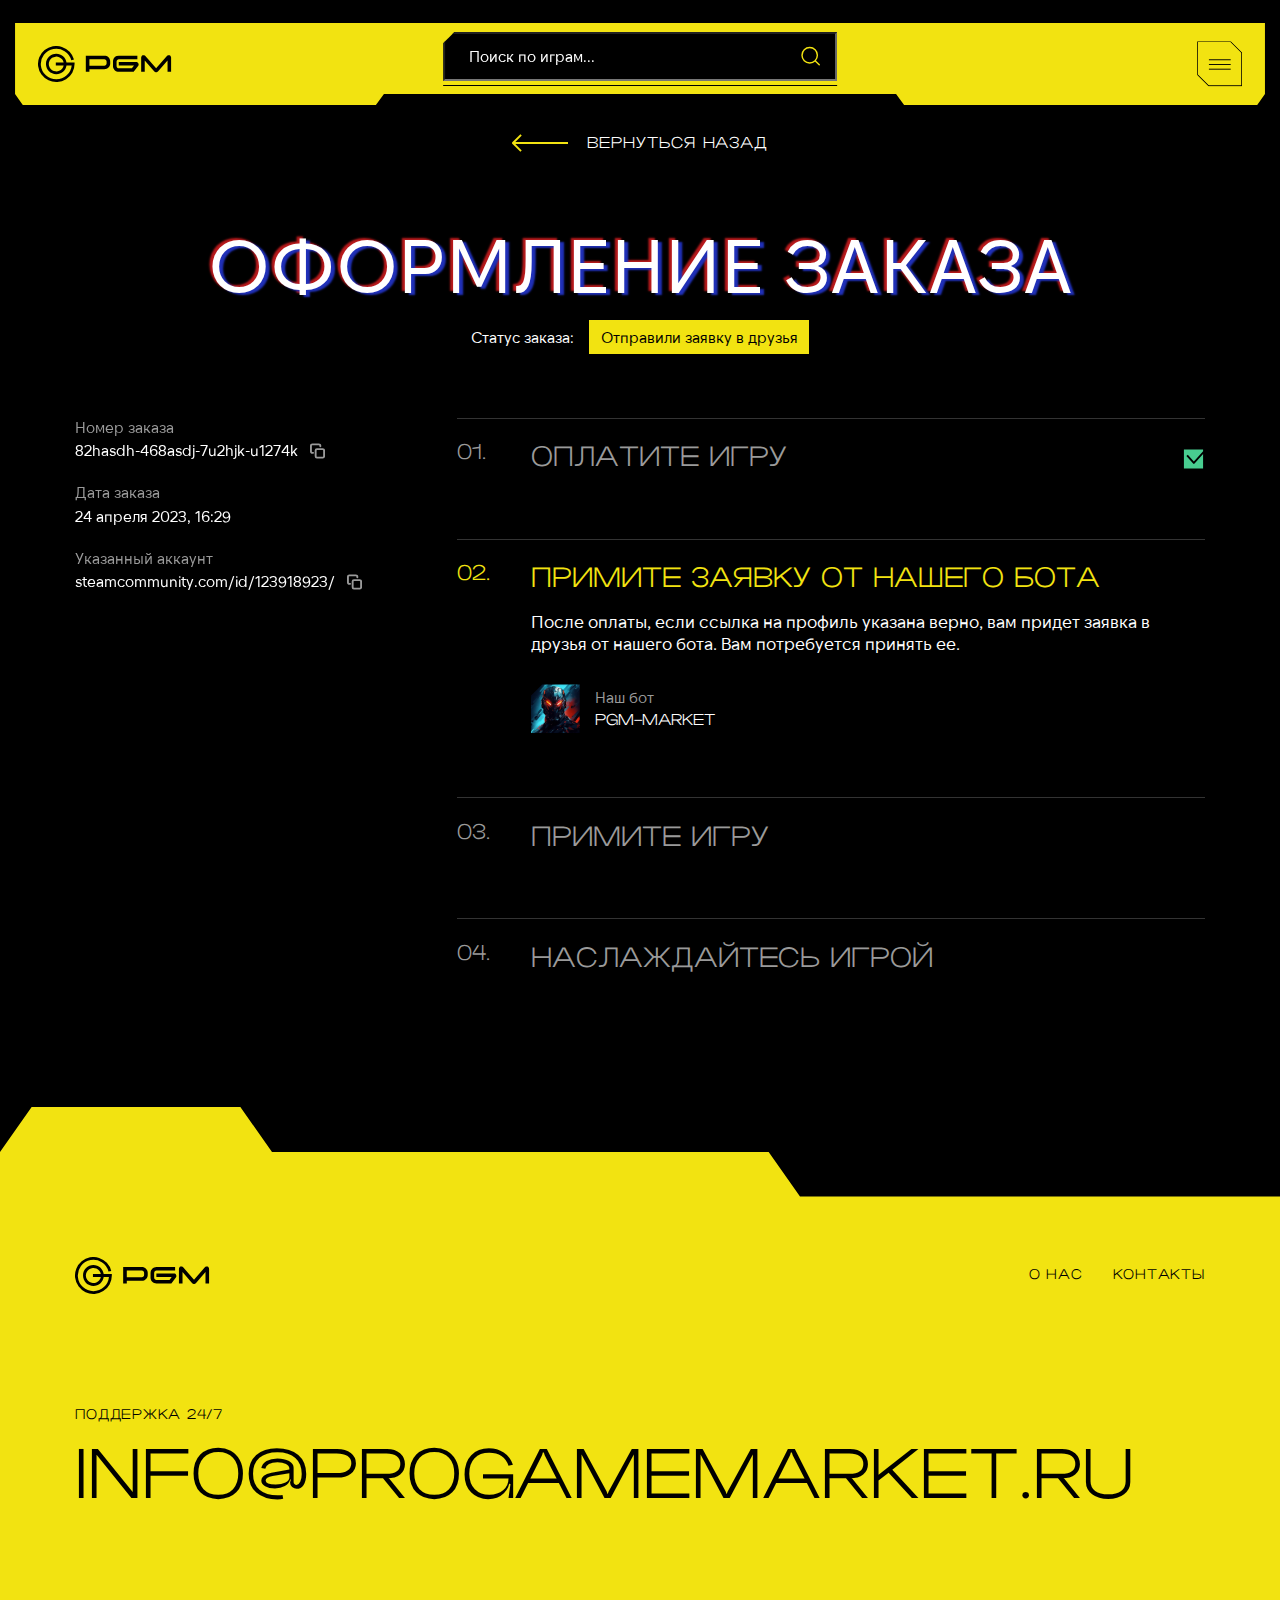
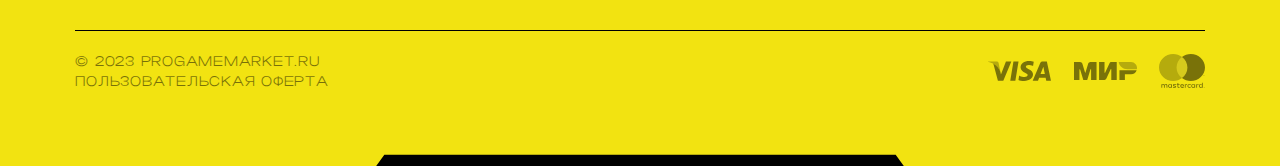
<file: checkout2.html>
<!DOCTYPE html>
<html lang="ru">

<head>
    <meta charset="UTF-8">
    <meta name="viewport" content="width=device-width, initial-scale=1.0">
    <meta name="description" content="">
    <meta name="keywords" content="">
    <link rel="stylesheet" href="css/libs.min.css">
    <link rel="stylesheet" href="css/style.min.css">
    <title>Оформление заказа</title>
</head>

<body class="m-page">
    <div class="wrapper">
        <header class="header">
            <div class="container">
                <div class="header__inner">
                    <a href="" class="header__logo logo">
                        <img src="img/logo.svg" alt="">
                    </a>

                    <div class="header-search">
                        <fieldset class="header-search__field">
                            <input class="_search-filed" type="text" placeholder="Поиск по играм...">
                            <button class="header-search__btn">
                                <img src="img/search-icon.svg" alt="">
                            </button>
                        </fieldset>

                        <div class="search-result">
                            <div class="_view1">
                                <div class="search-result__title text32 font2">
                                    Популярное
                                </div>
                                <div class="search-result__items">
                                    <a href="" class="search-card">
                                        <div class="search-card__img" style="background-image: url(img/search-img.webp);">
                                            <svg xmlns="http://www.w3.org/2000/svg" width="160" height="200" viewBox="0 0 160 200" fill="none">
                                                <path d="M0 0V-1H-1V0H0ZM148 0L148.707 -0.707107L148.414 -1H148V0ZM0 200H-1V201H0V200ZM148 200V201H148.414L148.707 200.707L148 200ZM160 188L160.707 188.707L161 188.414V188H160ZM160 161H161V160.598L160.721 160.307L160 161ZM148 148.5H147V148.902L147.279 149.193L148 148.5ZM148 51.5L147.279 50.8075L147 51.0977V51.5H148ZM160 39L160.721 39.6925L161 39.4023V39H160ZM160 12H161V11.5858L160.707 11.2929L160 12ZM0 1H148V-1H0V1ZM1 200V0H-1V200H1ZM148 199H0V201H148V199ZM159.293 187.293L147.293 199.293L148.707 200.707L160.707 188.707L159.293 187.293ZM159 161V188H161V161H159ZM160.721 160.307L148.721 147.807L147.279 149.193L159.279 161.693L160.721 160.307ZM149 148.5L149 51.5H147L147 148.5H149ZM148.721 52.1925L160.721 39.6925L159.279 38.3075L147.279 50.8075L148.721 52.1925ZM159 12V39H161V12H159ZM147.293 0.707107L159.293 12.7071L160.707 11.2929L148.707 -0.707107L147.293 0.707107Z" fill="#F2E311" mask="url(#path-1-inside-1_1743_1147)" />
                                            </svg>
                                        </div>
                                        <div class="search-card__title">
                                            <div class="text18 font2">GHOSTRUNNER 2</div>
                                        </div>
                                        <div class="search-card__price">
                                            <div class="text18 yellow-text yellow-shadow">
                                                1 999 ₽
                                            </div>
                                        </div>
                                    </a>

                                    <a href="" class="search-card">
                                        <div class="search-card__img" style="background-image: url(img/search-img2.webp);">
                                            <svg xmlns="http://www.w3.org/2000/svg" width="160" height="200" viewBox="0 0 160 200" fill="none">
                                                <path d="M0 0V-1H-1V0H0ZM148 0L148.707 -0.707107L148.414 -1H148V0ZM0 200H-1V201H0V200ZM148 200V201H148.414L148.707 200.707L148 200ZM160 188L160.707 188.707L161 188.414V188H160ZM160 161H161V160.598L160.721 160.307L160 161ZM148 148.5H147V148.902L147.279 149.193L148 148.5ZM148 51.5L147.279 50.8075L147 51.0977V51.5H148ZM160 39L160.721 39.6925L161 39.4023V39H160ZM160 12H161V11.5858L160.707 11.2929L160 12ZM0 1H148V-1H0V1ZM1 200V0H-1V200H1ZM148 199H0V201H148V199ZM159.293 187.293L147.293 199.293L148.707 200.707L160.707 188.707L159.293 187.293ZM159 161V188H161V161H159ZM160.721 160.307L148.721 147.807L147.279 149.193L159.279 161.693L160.721 160.307ZM149 148.5L149 51.5H147L147 148.5H149ZM148.721 52.1925L160.721 39.6925L159.279 38.3075L147.279 50.8075L148.721 52.1925ZM159 12V39H161V12H159ZM147.293 0.707107L159.293 12.7071L160.707 11.2929L148.707 -0.707107L147.293 0.707107Z" fill="#F2E311" mask="url(#path-1-inside-1_1743_1147)" />
                                            </svg>
                                        </div>
                                        <div class="search-card__title">
                                            <div class="text18 font2">Bish Bash Bots</div>
                                        </div>
                                        <div class="search-card__price">
                                            <div class="text18 yellow-text yellow-shadow">
                                                1 699 ₽
                                            </div>
                                        </div>
                                    </a>

                                    <a href="" class="search-card">
                                        <div class="search-card__img" style="background-image: url(img/search-img3.webp);">
                                            <svg xmlns="http://www.w3.org/2000/svg" width="160" height="200" viewBox="0 0 160 200" fill="none">
                                                <path d="M0 0V-1H-1V0H0ZM148 0L148.707 -0.707107L148.414 -1H148V0ZM0 200H-1V201H0V200ZM148 200V201H148.414L148.707 200.707L148 200ZM160 188L160.707 188.707L161 188.414V188H160ZM160 161H161V160.598L160.721 160.307L160 161ZM148 148.5H147V148.902L147.279 149.193L148 148.5ZM148 51.5L147.279 50.8075L147 51.0977V51.5H148ZM160 39L160.721 39.6925L161 39.4023V39H160ZM160 12H161V11.5858L160.707 11.2929L160 12ZM0 1H148V-1H0V1ZM1 200V0H-1V200H1ZM148 199H0V201H148V199ZM159.293 187.293L147.293 199.293L148.707 200.707L160.707 188.707L159.293 187.293ZM159 161V188H161V161H159ZM160.721 160.307L148.721 147.807L147.279 149.193L159.279 161.693L160.721 160.307ZM149 148.5L149 51.5H147L147 148.5H149ZM148.721 52.1925L160.721 39.6925L159.279 38.3075L147.279 50.8075L148.721 52.1925ZM159 12V39H161V12H159ZM147.293 0.707107L159.293 12.7071L160.707 11.2929L148.707 -0.707107L147.293 0.707107Z" fill="#F2E311" mask="url(#path-1-inside-1_1743_1147)" />
                                            </svg>
                                        </div>
                                        <div class="search-card__title">
                                            <div class="text18 font2">HELLBOY: WEB OF WYRD</div>
                                        </div>
                                        <div class="search-card__price">
                                            <div class="text18 yellow-text yellow-shadow">
                                                1 999 ₽
                                            </div>
                                        </div>
                                    </a>

                                    <a href="" class="search-card">
                                        <div class="search-card__img" style="background-image: url(img/search-img4.webp);">
                                            <svg xmlns="http://www.w3.org/2000/svg" width="160" height="200" viewBox="0 0 160 200" fill="none">
                                                <path d="M0 0V-1H-1V0H0ZM148 0L148.707 -0.707107L148.414 -1H148V0ZM0 200H-1V201H0V200ZM148 200V201H148.414L148.707 200.707L148 200ZM160 188L160.707 188.707L161 188.414V188H160ZM160 161H161V160.598L160.721 160.307L160 161ZM148 148.5H147V148.902L147.279 149.193L148 148.5ZM148 51.5L147.279 50.8075L147 51.0977V51.5H148ZM160 39L160.721 39.6925L161 39.4023V39H160ZM160 12H161V11.5858L160.707 11.2929L160 12ZM0 1H148V-1H0V1ZM1 200V0H-1V200H1ZM148 199H0V201H148V199ZM159.293 187.293L147.293 199.293L148.707 200.707L160.707 188.707L159.293 187.293ZM159 161V188H161V161H159ZM160.721 160.307L148.721 147.807L147.279 149.193L159.279 161.693L160.721 160.307ZM149 148.5L149 51.5H147L147 148.5H149ZM148.721 52.1925L160.721 39.6925L159.279 38.3075L147.279 50.8075L148.721 52.1925ZM159 12V39H161V12H159ZM147.293 0.707107L159.293 12.7071L160.707 11.2929L148.707 -0.707107L147.293 0.707107Z" fill="#F2E311" mask="url(#path-1-inside-1_1743_1147)" />
                                            </svg>
                                        </div>
                                        <div class="search-card__title">
                                            <div class="text18 font2">Alaskan Road Truckers</div>
                                        </div>
                                        <div class="search-card__price">
                                            <div class="text18 yellow-text yellow-shadow">
                                                999 ₽
                                            </div>
                                        </div>
                                    </a>

                                    <a href="" class="search-card">
                                        <div class="search-card__img" style="background-image: url(img/search-img.webp);">
                                            <svg xmlns="http://www.w3.org/2000/svg" width="160" height="200" viewBox="0 0 160 200" fill="none">
                                                <path d="M0 0V-1H-1V0H0ZM148 0L148.707 -0.707107L148.414 -1H148V0ZM0 200H-1V201H0V200ZM148 200V201H148.414L148.707 200.707L148 200ZM160 188L160.707 188.707L161 188.414V188H160ZM160 161H161V160.598L160.721 160.307L160 161ZM148 148.5H147V148.902L147.279 149.193L148 148.5ZM148 51.5L147.279 50.8075L147 51.0977V51.5H148ZM160 39L160.721 39.6925L161 39.4023V39H160ZM160 12H161V11.5858L160.707 11.2929L160 12ZM0 1H148V-1H0V1ZM1 200V0H-1V200H1ZM148 199H0V201H148V199ZM159.293 187.293L147.293 199.293L148.707 200.707L160.707 188.707L159.293 187.293ZM159 161V188H161V161H159ZM160.721 160.307L148.721 147.807L147.279 149.193L159.279 161.693L160.721 160.307ZM149 148.5L149 51.5H147L147 148.5H149ZM148.721 52.1925L160.721 39.6925L159.279 38.3075L147.279 50.8075L148.721 52.1925ZM159 12V39H161V12H159ZM147.293 0.707107L159.293 12.7071L160.707 11.2929L148.707 -0.707107L147.293 0.707107Z" fill="#F2E311" mask="url(#path-1-inside-1_1743_1147)" />
                                            </svg>
                                        </div>
                                        <div class="search-card__title">
                                            <div class="text18 font2">GHOSTRUNNER 2</div>
                                        </div>
                                        <div class="search-card__price">
                                            <div class="text18 yellow-text yellow-shadow">
                                                1 999 ₽
                                            </div>
                                        </div>
                                    </a>

                                    <a href="" class="search-card">
                                        <div class="search-card__img" style="background-image: url(img/search-img2.webp);">
                                            <svg xmlns="http://www.w3.org/2000/svg" width="160" height="200" viewBox="0 0 160 200" fill="none">
                                                <path d="M0 0V-1H-1V0H0ZM148 0L148.707 -0.707107L148.414 -1H148V0ZM0 200H-1V201H0V200ZM148 200V201H148.414L148.707 200.707L148 200ZM160 188L160.707 188.707L161 188.414V188H160ZM160 161H161V160.598L160.721 160.307L160 161ZM148 148.5H147V148.902L147.279 149.193L148 148.5ZM148 51.5L147.279 50.8075L147 51.0977V51.5H148ZM160 39L160.721 39.6925L161 39.4023V39H160ZM160 12H161V11.5858L160.707 11.2929L160 12ZM0 1H148V-1H0V1ZM1 200V0H-1V200H1ZM148 199H0V201H148V199ZM159.293 187.293L147.293 199.293L148.707 200.707L160.707 188.707L159.293 187.293ZM159 161V188H161V161H159ZM160.721 160.307L148.721 147.807L147.279 149.193L159.279 161.693L160.721 160.307ZM149 148.5L149 51.5H147L147 148.5H149ZM148.721 52.1925L160.721 39.6925L159.279 38.3075L147.279 50.8075L148.721 52.1925ZM159 12V39H161V12H159ZM147.293 0.707107L159.293 12.7071L160.707 11.2929L148.707 -0.707107L147.293 0.707107Z" fill="#F2E311" mask="url(#path-1-inside-1_1743_1147)" />
                                            </svg>
                                        </div>
                                        <div class="search-card__title">
                                            <div class="text18 font2">Bish Bash Bots</div>
                                        </div>
                                        <div class="search-card__price">
                                            <div class="text18 yellow-text yellow-shadow">
                                                1 699 ₽
                                            </div>
                                        </div>
                                    </a>

                                    <a href="" class="search-card">
                                        <div class="search-card__img" style="background-image: url(img/search-img3.webp);">
                                            <svg xmlns="http://www.w3.org/2000/svg" width="160" height="200" viewBox="0 0 160 200" fill="none">
                                                <path d="M0 0V-1H-1V0H0ZM148 0L148.707 -0.707107L148.414 -1H148V0ZM0 200H-1V201H0V200ZM148 200V201H148.414L148.707 200.707L148 200ZM160 188L160.707 188.707L161 188.414V188H160ZM160 161H161V160.598L160.721 160.307L160 161ZM148 148.5H147V148.902L147.279 149.193L148 148.5ZM148 51.5L147.279 50.8075L147 51.0977V51.5H148ZM160 39L160.721 39.6925L161 39.4023V39H160ZM160 12H161V11.5858L160.707 11.2929L160 12ZM0 1H148V-1H0V1ZM1 200V0H-1V200H1ZM148 199H0V201H148V199ZM159.293 187.293L147.293 199.293L148.707 200.707L160.707 188.707L159.293 187.293ZM159 161V188H161V161H159ZM160.721 160.307L148.721 147.807L147.279 149.193L159.279 161.693L160.721 160.307ZM149 148.5L149 51.5H147L147 148.5H149ZM148.721 52.1925L160.721 39.6925L159.279 38.3075L147.279 50.8075L148.721 52.1925ZM159 12V39H161V12H159ZM147.293 0.707107L159.293 12.7071L160.707 11.2929L148.707 -0.707107L147.293 0.707107Z" fill="#F2E311" mask="url(#path-1-inside-1_1743_1147)" />
                                            </svg>
                                        </div>
                                        <div class="search-card__title">
                                            <div class="text18 font2">HELLBOY: WEB OF WYRD</div>
                                        </div>
                                        <div class="search-card__price">
                                            <div class="text18 yellow-text yellow-shadow">
                                                1 999 ₽
                                            </div>
                                        </div>
                                    </a>

                                    <a href="" class="search-card">
                                        <div class="search-card__img" style="background-image: url(img/search-img4.webp);">
                                            <svg xmlns="http://www.w3.org/2000/svg" width="160" height="200" viewBox="0 0 160 200" fill="none">
                                                <path d="M0 0V-1H-1V0H0ZM148 0L148.707 -0.707107L148.414 -1H148V0ZM0 200H-1V201H0V200ZM148 200V201H148.414L148.707 200.707L148 200ZM160 188L160.707 188.707L161 188.414V188H160ZM160 161H161V160.598L160.721 160.307L160 161ZM148 148.5H147V148.902L147.279 149.193L148 148.5ZM148 51.5L147.279 50.8075L147 51.0977V51.5H148ZM160 39L160.721 39.6925L161 39.4023V39H160ZM160 12H161V11.5858L160.707 11.2929L160 12ZM0 1H148V-1H0V1ZM1 200V0H-1V200H1ZM148 199H0V201H148V199ZM159.293 187.293L147.293 199.293L148.707 200.707L160.707 188.707L159.293 187.293ZM159 161V188H161V161H159ZM160.721 160.307L148.721 147.807L147.279 149.193L159.279 161.693L160.721 160.307ZM149 148.5L149 51.5H147L147 148.5H149ZM148.721 52.1925L160.721 39.6925L159.279 38.3075L147.279 50.8075L148.721 52.1925ZM159 12V39H161V12H159ZM147.293 0.707107L159.293 12.7071L160.707 11.2929L148.707 -0.707107L147.293 0.707107Z" fill="#F2E311" mask="url(#path-1-inside-1_1743_1147)" />
                                            </svg>
                                        </div>
                                        <div class="search-card__title">
                                            <div class="text18 font2">Alaskan Road Truckers</div>
                                        </div>
                                        <div class="search-card__price">
                                            <div class="text18 yellow-text yellow-shadow">
                                                999 ₽
                                            </div>
                                        </div>
                                    </a>

                                </div>
                            </div>
                            <div class="_view2">
                                <div class="search-result__title text32 font2">
                                    Найдено: 24
                                </div>
                                <div class="search-result__items">
                                    <a href="" class="search-card">
                                        <div class="search-card__img" style="background-image: url(img/search-img.webp);">
                                            <svg xmlns="http://www.w3.org/2000/svg" width="160" height="200" viewBox="0 0 160 200" fill="none">
                                                <path d="M0 0V-1H-1V0H0ZM148 0L148.707 -0.707107L148.414 -1H148V0ZM0 200H-1V201H0V200ZM148 200V201H148.414L148.707 200.707L148 200ZM160 188L160.707 188.707L161 188.414V188H160ZM160 161H161V160.598L160.721 160.307L160 161ZM148 148.5H147V148.902L147.279 149.193L148 148.5ZM148 51.5L147.279 50.8075L147 51.0977V51.5H148ZM160 39L160.721 39.6925L161 39.4023V39H160ZM160 12H161V11.5858L160.707 11.2929L160 12ZM0 1H148V-1H0V1ZM1 200V0H-1V200H1ZM148 199H0V201H148V199ZM159.293 187.293L147.293 199.293L148.707 200.707L160.707 188.707L159.293 187.293ZM159 161V188H161V161H159ZM160.721 160.307L148.721 147.807L147.279 149.193L159.279 161.693L160.721 160.307ZM149 148.5L149 51.5H147L147 148.5H149ZM148.721 52.1925L160.721 39.6925L159.279 38.3075L147.279 50.8075L148.721 52.1925ZM159 12V39H161V12H159ZM147.293 0.707107L159.293 12.7071L160.707 11.2929L148.707 -0.707107L147.293 0.707107Z" fill="#F2E311" mask="url(#path-1-inside-1_1743_1147)" />
                                            </svg>
                                        </div>
                                        <div class="search-card__title">
                                            <div class="text18 font2">GHOSTRUNNER 2</div>
                                        </div>
                                        <div class="search-card__price">
                                            <div class="text18 yellow-text yellow-shadow">
                                                1 999 ₽
                                            </div>
                                        </div>
                                    </a>

                                    <a href="" class="search-card">
                                        <div class="search-card__img" style="background-image: url(img/search-img2.webp);">
                                            <svg xmlns="http://www.w3.org/2000/svg" width="160" height="200" viewBox="0 0 160 200" fill="none">
                                                <path d="M0 0V-1H-1V0H0ZM148 0L148.707 -0.707107L148.414 -1H148V0ZM0 200H-1V201H0V200ZM148 200V201H148.414L148.707 200.707L148 200ZM160 188L160.707 188.707L161 188.414V188H160ZM160 161H161V160.598L160.721 160.307L160 161ZM148 148.5H147V148.902L147.279 149.193L148 148.5ZM148 51.5L147.279 50.8075L147 51.0977V51.5H148ZM160 39L160.721 39.6925L161 39.4023V39H160ZM160 12H161V11.5858L160.707 11.2929L160 12ZM0 1H148V-1H0V1ZM1 200V0H-1V200H1ZM148 199H0V201H148V199ZM159.293 187.293L147.293 199.293L148.707 200.707L160.707 188.707L159.293 187.293ZM159 161V188H161V161H159ZM160.721 160.307L148.721 147.807L147.279 149.193L159.279 161.693L160.721 160.307ZM149 148.5L149 51.5H147L147 148.5H149ZM148.721 52.1925L160.721 39.6925L159.279 38.3075L147.279 50.8075L148.721 52.1925ZM159 12V39H161V12H159ZM147.293 0.707107L159.293 12.7071L160.707 11.2929L148.707 -0.707107L147.293 0.707107Z" fill="#F2E311" mask="url(#path-1-inside-1_1743_1147)" />
                                            </svg>
                                        </div>
                                        <div class="search-card__title">
                                            <div class="text18 font2">Bish Bash Bots</div>
                                        </div>
                                        <div class="search-card__price">
                                            <div class="text18 yellow-text yellow-shadow">
                                                1 699 ₽
                                            </div>
                                        </div>
                                    </a>

                                    <a href="" class="search-card">
                                        <div class="search-card__img" style="background-image: url(img/search-img3.webp);">
                                            <svg xmlns="http://www.w3.org/2000/svg" width="160" height="200" viewBox="0 0 160 200" fill="none">
                                                <path d="M0 0V-1H-1V0H0ZM148 0L148.707 -0.707107L148.414 -1H148V0ZM0 200H-1V201H0V200ZM148 200V201H148.414L148.707 200.707L148 200ZM160 188L160.707 188.707L161 188.414V188H160ZM160 161H161V160.598L160.721 160.307L160 161ZM148 148.5H147V148.902L147.279 149.193L148 148.5ZM148 51.5L147.279 50.8075L147 51.0977V51.5H148ZM160 39L160.721 39.6925L161 39.4023V39H160ZM160 12H161V11.5858L160.707 11.2929L160 12ZM0 1H148V-1H0V1ZM1 200V0H-1V200H1ZM148 199H0V201H148V199ZM159.293 187.293L147.293 199.293L148.707 200.707L160.707 188.707L159.293 187.293ZM159 161V188H161V161H159ZM160.721 160.307L148.721 147.807L147.279 149.193L159.279 161.693L160.721 160.307ZM149 148.5L149 51.5H147L147 148.5H149ZM148.721 52.1925L160.721 39.6925L159.279 38.3075L147.279 50.8075L148.721 52.1925ZM159 12V39H161V12H159ZM147.293 0.707107L159.293 12.7071L160.707 11.2929L148.707 -0.707107L147.293 0.707107Z" fill="#F2E311" mask="url(#path-1-inside-1_1743_1147)" />
                                            </svg>
                                        </div>
                                        <div class="search-card__title">
                                            <div class="text18 font2">HELLBOY: WEB OF WYRD</div>
                                        </div>
                                        <div class="search-card__price">
                                            <div class="text18 yellow-text yellow-shadow">
                                                1 999 ₽
                                            </div>
                                        </div>
                                    </a>

                                    <a href="" class="search-card">
                                        <div class="search-card__img" style="background-image: url(img/search-img4.webp);">
                                            <svg xmlns="http://www.w3.org/2000/svg" width="160" height="200" viewBox="0 0 160 200" fill="none">
                                                <path d="M0 0V-1H-1V0H0ZM148 0L148.707 -0.707107L148.414 -1H148V0ZM0 200H-1V201H0V200ZM148 200V201H148.414L148.707 200.707L148 200ZM160 188L160.707 188.707L161 188.414V188H160ZM160 161H161V160.598L160.721 160.307L160 161ZM148 148.5H147V148.902L147.279 149.193L148 148.5ZM148 51.5L147.279 50.8075L147 51.0977V51.5H148ZM160 39L160.721 39.6925L161 39.4023V39H160ZM160 12H161V11.5858L160.707 11.2929L160 12ZM0 1H148V-1H0V1ZM1 200V0H-1V200H1ZM148 199H0V201H148V199ZM159.293 187.293L147.293 199.293L148.707 200.707L160.707 188.707L159.293 187.293ZM159 161V188H161V161H159ZM160.721 160.307L148.721 147.807L147.279 149.193L159.279 161.693L160.721 160.307ZM149 148.5L149 51.5H147L147 148.5H149ZM148.721 52.1925L160.721 39.6925L159.279 38.3075L147.279 50.8075L148.721 52.1925ZM159 12V39H161V12H159ZM147.293 0.707107L159.293 12.7071L160.707 11.2929L148.707 -0.707107L147.293 0.707107Z" fill="#F2E311" mask="url(#path-1-inside-1_1743_1147)" />
                                            </svg>
                                        </div>
                                        <div class="search-card__title">
                                            <div class="text18 font2">Alaskan Road Truckers</div>
                                        </div>
                                        <div class="search-card__price">
                                            <div class="text18 yellow-text yellow-shadow">
                                                999 ₽
                                            </div>
                                        </div>
                                    </a>

                                    <a href="" class="search-card">
                                        <div class="search-card__img" style="background-image: url(img/search-img.webp);">
                                            <svg xmlns="http://www.w3.org/2000/svg" width="160" height="200" viewBox="0 0 160 200" fill="none">
                                                <path d="M0 0V-1H-1V0H0ZM148 0L148.707 -0.707107L148.414 -1H148V0ZM0 200H-1V201H0V200ZM148 200V201H148.414L148.707 200.707L148 200ZM160 188L160.707 188.707L161 188.414V188H160ZM160 161H161V160.598L160.721 160.307L160 161ZM148 148.5H147V148.902L147.279 149.193L148 148.5ZM148 51.5L147.279 50.8075L147 51.0977V51.5H148ZM160 39L160.721 39.6925L161 39.4023V39H160ZM160 12H161V11.5858L160.707 11.2929L160 12ZM0 1H148V-1H0V1ZM1 200V0H-1V200H1ZM148 199H0V201H148V199ZM159.293 187.293L147.293 199.293L148.707 200.707L160.707 188.707L159.293 187.293ZM159 161V188H161V161H159ZM160.721 160.307L148.721 147.807L147.279 149.193L159.279 161.693L160.721 160.307ZM149 148.5L149 51.5H147L147 148.5H149ZM148.721 52.1925L160.721 39.6925L159.279 38.3075L147.279 50.8075L148.721 52.1925ZM159 12V39H161V12H159ZM147.293 0.707107L159.293 12.7071L160.707 11.2929L148.707 -0.707107L147.293 0.707107Z" fill="#F2E311" mask="url(#path-1-inside-1_1743_1147)" />
                                            </svg>
                                        </div>
                                        <div class="search-card__title">
                                            <div class="text18 font2">GHOSTRUNNER 2</div>
                                        </div>
                                        <div class="search-card__price">
                                            <div class="text18 yellow-text yellow-shadow">
                                                1 999 ₽
                                            </div>
                                        </div>
                                    </a>

                                    <a href="" class="search-card">
                                        <div class="search-card__img" style="background-image: url(img/search-img2.webp);">
                                            <svg xmlns="http://www.w3.org/2000/svg" width="160" height="200" viewBox="0 0 160 200" fill="none">
                                                <path d="M0 0V-1H-1V0H0ZM148 0L148.707 -0.707107L148.414 -1H148V0ZM0 200H-1V201H0V200ZM148 200V201H148.414L148.707 200.707L148 200ZM160 188L160.707 188.707L161 188.414V188H160ZM160 161H161V160.598L160.721 160.307L160 161ZM148 148.5H147V148.902L147.279 149.193L148 148.5ZM148 51.5L147.279 50.8075L147 51.0977V51.5H148ZM160 39L160.721 39.6925L161 39.4023V39H160ZM160 12H161V11.5858L160.707 11.2929L160 12ZM0 1H148V-1H0V1ZM1 200V0H-1V200H1ZM148 199H0V201H148V199ZM159.293 187.293L147.293 199.293L148.707 200.707L160.707 188.707L159.293 187.293ZM159 161V188H161V161H159ZM160.721 160.307L148.721 147.807L147.279 149.193L159.279 161.693L160.721 160.307ZM149 148.5L149 51.5H147L147 148.5H149ZM148.721 52.1925L160.721 39.6925L159.279 38.3075L147.279 50.8075L148.721 52.1925ZM159 12V39H161V12H159ZM147.293 0.707107L159.293 12.7071L160.707 11.2929L148.707 -0.707107L147.293 0.707107Z" fill="#F2E311" mask="url(#path-1-inside-1_1743_1147)" />
                                            </svg>
                                        </div>
                                        <div class="search-card__title">
                                            <div class="text18 font2">Bish Bash Bots</div>
                                        </div>
                                        <div class="search-card__price">
                                            <div class="text18 yellow-text yellow-shadow">
                                                1 699 ₽
                                            </div>
                                        </div>
                                    </a>

                                    <a href="" class="search-card">
                                        <div class="search-card__img" style="background-image: url(img/search-img3.webp);">
                                            <svg xmlns="http://www.w3.org/2000/svg" width="160" height="200" viewBox="0 0 160 200" fill="none">
                                                <path d="M0 0V-1H-1V0H0ZM148 0L148.707 -0.707107L148.414 -1H148V0ZM0 200H-1V201H0V200ZM148 200V201H148.414L148.707 200.707L148 200ZM160 188L160.707 188.707L161 188.414V188H160ZM160 161H161V160.598L160.721 160.307L160 161ZM148 148.5H147V148.902L147.279 149.193L148 148.5ZM148 51.5L147.279 50.8075L147 51.0977V51.5H148ZM160 39L160.721 39.6925L161 39.4023V39H160ZM160 12H161V11.5858L160.707 11.2929L160 12ZM0 1H148V-1H0V1ZM1 200V0H-1V200H1ZM148 199H0V201H148V199ZM159.293 187.293L147.293 199.293L148.707 200.707L160.707 188.707L159.293 187.293ZM159 161V188H161V161H159ZM160.721 160.307L148.721 147.807L147.279 149.193L159.279 161.693L160.721 160.307ZM149 148.5L149 51.5H147L147 148.5H149ZM148.721 52.1925L160.721 39.6925L159.279 38.3075L147.279 50.8075L148.721 52.1925ZM159 12V39H161V12H159ZM147.293 0.707107L159.293 12.7071L160.707 11.2929L148.707 -0.707107L147.293 0.707107Z" fill="#F2E311" mask="url(#path-1-inside-1_1743_1147)" />
                                            </svg>
                                        </div>
                                        <div class="search-card__title">
                                            <div class="text18 font2">HELLBOY: WEB OF WYRD</div>
                                        </div>
                                        <div class="search-card__price">
                                            <div class="text18 yellow-text yellow-shadow">
                                                1 999 ₽
                                            </div>
                                        </div>
                                    </a>

                                    <a href="" class="search-card">
                                        <div class="search-card__img" style="background-image: url(img/search-img4.webp);">
                                            <svg xmlns="http://www.w3.org/2000/svg" width="160" height="200" viewBox="0 0 160 200" fill="none">
                                                <path d="M0 0V-1H-1V0H0ZM148 0L148.707 -0.707107L148.414 -1H148V0ZM0 200H-1V201H0V200ZM148 200V201H148.414L148.707 200.707L148 200ZM160 188L160.707 188.707L161 188.414V188H160ZM160 161H161V160.598L160.721 160.307L160 161ZM148 148.5H147V148.902L147.279 149.193L148 148.5ZM148 51.5L147.279 50.8075L147 51.0977V51.5H148ZM160 39L160.721 39.6925L161 39.4023V39H160ZM160 12H161V11.5858L160.707 11.2929L160 12ZM0 1H148V-1H0V1ZM1 200V0H-1V200H1ZM148 199H0V201H148V199ZM159.293 187.293L147.293 199.293L148.707 200.707L160.707 188.707L159.293 187.293ZM159 161V188H161V161H159ZM160.721 160.307L148.721 147.807L147.279 149.193L159.279 161.693L160.721 160.307ZM149 148.5L149 51.5H147L147 148.5H149ZM148.721 52.1925L160.721 39.6925L159.279 38.3075L147.279 50.8075L148.721 52.1925ZM159 12V39H161V12H159ZM147.293 0.707107L159.293 12.7071L160.707 11.2929L148.707 -0.707107L147.293 0.707107Z" fill="#F2E311" mask="url(#path-1-inside-1_1743_1147)" />
                                            </svg>
                                        </div>
                                        <div class="search-card__title">
                                            <div class="text18 font2">Alaskan Road Truckers</div>
                                        </div>
                                        <div class="search-card__price">
                                            <div class="text18 yellow-text yellow-shadow">
                                                999 ₽
                                            </div>
                                        </div>
                                    </a>

                                    <a href="" class="search-card">
                                        <div class="search-card__img" style="background-image: url(img/search-img.webp);">
                                            <svg xmlns="http://www.w3.org/2000/svg" width="160" height="200" viewBox="0 0 160 200" fill="none">
                                                <path d="M0 0V-1H-1V0H0ZM148 0L148.707 -0.707107L148.414 -1H148V0ZM0 200H-1V201H0V200ZM148 200V201H148.414L148.707 200.707L148 200ZM160 188L160.707 188.707L161 188.414V188H160ZM160 161H161V160.598L160.721 160.307L160 161ZM148 148.5H147V148.902L147.279 149.193L148 148.5ZM148 51.5L147.279 50.8075L147 51.0977V51.5H148ZM160 39L160.721 39.6925L161 39.4023V39H160ZM160 12H161V11.5858L160.707 11.2929L160 12ZM0 1H148V-1H0V1ZM1 200V0H-1V200H1ZM148 199H0V201H148V199ZM159.293 187.293L147.293 199.293L148.707 200.707L160.707 188.707L159.293 187.293ZM159 161V188H161V161H159ZM160.721 160.307L148.721 147.807L147.279 149.193L159.279 161.693L160.721 160.307ZM149 148.5L149 51.5H147L147 148.5H149ZM148.721 52.1925L160.721 39.6925L159.279 38.3075L147.279 50.8075L148.721 52.1925ZM159 12V39H161V12H159ZM147.293 0.707107L159.293 12.7071L160.707 11.2929L148.707 -0.707107L147.293 0.707107Z" fill="#F2E311" mask="url(#path-1-inside-1_1743_1147)" />
                                            </svg>
                                        </div>
                                        <div class="search-card__title">
                                            <div class="text18 font2">GHOSTRUNNER 2</div>
                                        </div>
                                        <div class="search-card__price">
                                            <div class="text18 yellow-text yellow-shadow">
                                                1 999 ₽
                                            </div>
                                        </div>
                                    </a>

                                    <a href="" class="search-card">
                                        <div class="search-card__img" style="background-image: url(img/search-img2.webp);">
                                            <svg xmlns="http://www.w3.org/2000/svg" width="160" height="200" viewBox="0 0 160 200" fill="none">
                                                <path d="M0 0V-1H-1V0H0ZM148 0L148.707 -0.707107L148.414 -1H148V0ZM0 200H-1V201H0V200ZM148 200V201H148.414L148.707 200.707L148 200ZM160 188L160.707 188.707L161 188.414V188H160ZM160 161H161V160.598L160.721 160.307L160 161ZM148 148.5H147V148.902L147.279 149.193L148 148.5ZM148 51.5L147.279 50.8075L147 51.0977V51.5H148ZM160 39L160.721 39.6925L161 39.4023V39H160ZM160 12H161V11.5858L160.707 11.2929L160 12ZM0 1H148V-1H0V1ZM1 200V0H-1V200H1ZM148 199H0V201H148V199ZM159.293 187.293L147.293 199.293L148.707 200.707L160.707 188.707L159.293 187.293ZM159 161V188H161V161H159ZM160.721 160.307L148.721 147.807L147.279 149.193L159.279 161.693L160.721 160.307ZM149 148.5L149 51.5H147L147 148.5H149ZM148.721 52.1925L160.721 39.6925L159.279 38.3075L147.279 50.8075L148.721 52.1925ZM159 12V39H161V12H159ZM147.293 0.707107L159.293 12.7071L160.707 11.2929L148.707 -0.707107L147.293 0.707107Z" fill="#F2E311" mask="url(#path-1-inside-1_1743_1147)" />
                                            </svg>
                                        </div>
                                        <div class="search-card__title">
                                            <div class="text18 font2">Bish Bash Bots</div>
                                        </div>
                                        <div class="search-card__price">
                                            <div class="text18 yellow-text yellow-shadow">
                                                1 699 ₽
                                            </div>
                                        </div>
                                    </a>

                                    <a href="" class="search-card">
                                        <div class="search-card__img" style="background-image: url(img/search-img3.webp);">
                                            <svg xmlns="http://www.w3.org/2000/svg" width="160" height="200" viewBox="0 0 160 200" fill="none">
                                                <path d="M0 0V-1H-1V0H0ZM148 0L148.707 -0.707107L148.414 -1H148V0ZM0 200H-1V201H0V200ZM148 200V201H148.414L148.707 200.707L148 200ZM160 188L160.707 188.707L161 188.414V188H160ZM160 161H161V160.598L160.721 160.307L160 161ZM148 148.5H147V148.902L147.279 149.193L148 148.5ZM148 51.5L147.279 50.8075L147 51.0977V51.5H148ZM160 39L160.721 39.6925L161 39.4023V39H160ZM160 12H161V11.5858L160.707 11.2929L160 12ZM0 1H148V-1H0V1ZM1 200V0H-1V200H1ZM148 199H0V201H148V199ZM159.293 187.293L147.293 199.293L148.707 200.707L160.707 188.707L159.293 187.293ZM159 161V188H161V161H159ZM160.721 160.307L148.721 147.807L147.279 149.193L159.279 161.693L160.721 160.307ZM149 148.5L149 51.5H147L147 148.5H149ZM148.721 52.1925L160.721 39.6925L159.279 38.3075L147.279 50.8075L148.721 52.1925ZM159 12V39H161V12H159ZM147.293 0.707107L159.293 12.7071L160.707 11.2929L148.707 -0.707107L147.293 0.707107Z" fill="#F2E311" mask="url(#path-1-inside-1_1743_1147)" />
                                            </svg>
                                        </div>
                                        <div class="search-card__title">
                                            <div class="text18 font2">HELLBOY: WEB OF WYRD</div>
                                        </div>
                                        <div class="search-card__price">
                                            <div class="text18 yellow-text yellow-shadow">
                                                1 999 ₽
                                            </div>
                                        </div>
                                    </a>

                                    <div class="search-more">
                                        <a href="" class="search-more__inner font2">
                                            <div class="text32">
                                                +15
                                            </div>
                                            <div class="text18">
                                                Показать
                                                все
                                            </div>
                                        </a>
                                    </div>
                                </div>
                            </div>
                        </div>
                    </div>


                    <button class="burger">
                        <svg class="burger__border" xmlns="http://www.w3.org/2000/svg" width="48" height="48" viewBox="0 0 48 48" fill="none">
                            <mask id="path-1-inside-1_1619_130" fill="white">
                                <path fill-rule="evenodd" clip-rule="evenodd" d="M0 0H36L48 12V48H12L0 36V0Z" />
                            </mask>
                            <path d="M36 0L36.7071 -0.707107L36.4142 -1H36V0ZM0 0V-1H-1V0H0ZM48 12H49V11.5858L48.7071 11.2929L48 12ZM48 48V49H49V48H48ZM12 48L11.2929 48.7071L11.5858 49H12V48ZM0 36H-1V36.4142L-0.707107 36.7071L0 36ZM36 -1H0V1H36V-1ZM48.7071 11.2929L36.7071 -0.707107L35.2929 0.707107L47.2929 12.7071L48.7071 11.2929ZM49 48V12H47V48H49ZM12 49H48V47H12V49ZM12.7071 47.2929L0.707107 35.2929L-0.707107 36.7071L11.2929 48.7071L12.7071 47.2929ZM-1 0V36H1V0H-1Z" fill="black" mask="url(#path-1-inside-1_1619_130)" />
                        </svg>
                        <svg class="burger__icon _view1" width="24" height="24" viewBox="0 0 24 24" fill="none" xmlns="http://www.w3.org/2000/svg">
                            <rect y="7" width="24" height="1" fill="black" />
                            <rect y="12" width="24" height="1" fill="black" />
                            <rect y="17" width="24" height="1" fill="black" />
                        </svg>
                        <svg class="burger__icon _view2" width="24" height="24" viewBox="0 0 24 24" fill="none" xmlns="http://www.w3.org/2000/svg">
                            <path d="M4.89035 4L20 19.3345L19.3704 19.9734L4.26078 4.63894L4.89035 4Z" fill="white" />
                            <path d="M4 19.3611L19.1097 4.0266L19.7392 4.66554L4.62957 20L4 19.3611Z" fill="white" />
                        </svg>
                    </button>

                    <div class="menu">
                        <div class="menu__links">
                            <a href="" class="menu__link"><span class="text24">О нас</span></a>
                            <a href="" class="menu__link"><span class="text24">Контакты</span></a>
                        </div>
                        <div class="menu__support">
                            <div class="text14">Поддержка 24/7</div>
                            <a href="mailto:info@progamemarket.ru" class="menu__support-link"><span class="text24">info@progamemarket.ru</span></a>
                        </div>
                    </div>
                </div>
            </div>

        </header>
        <main class="content">

            <section class="checkout">
                <div class="container">
                    <div class="page-top">
                        <div class="page-top__nav">
                            <a href="" class="page-top__back">
                                <img src="img/prev.svg" alt="">
                                <span class="text18">Вернуться назад</span>
                            </a>
                        </div>
                        <div class="page-top__title">
                            <h1 class="text80 m-title">
                                Оформление заказа
                            </h1>
                        </div>
                    </div>

                    <div class="checkout__status">
                        <div class="text16">Статус заказа:</div>
                        <div class="badge" style="background-color: #F2E311;">
                            <span class="text16">Отправили заявку в друзья</span>
                        </div>
                    </div>


                    <div class="checkout__grid">
                        <div class="checkout__col">
                            <div class="checkout-info">
                                <div class="checkout-info__group">
                                    <div class="text16 lh130 gray-text">
                                        Номер заказа
                                    </div>
                                    <div class="checkout-info__item">
                                        <div class="text16 lh130">
                                            82hasdh-468asdj-7u2hjk-u1274k
                                        </div>
                                        <button data-text="82hasdh-468asdj-7u2hjk-u1274k" class="copy-btn">
                                            <svg width="16" height="17" viewBox="0 0 16 17" fill="none" xmlns="http://www.w3.org/2000/svg">
                                                <path d="M13.6154 6.5H7.38462C6.61991 6.5 6 7.11991 6 7.88462V14.1154C6 14.8801 6.61991 15.5 7.38462 15.5H13.6154C14.3801 15.5 15 14.8801 15 14.1154V7.88462C15 7.11991 14.3801 6.5 13.6154 6.5Z" stroke="#9A9A9A" stroke-width="2" stroke-linecap="round" stroke-linejoin="round" />
                                                <path d="M3.30769 10.5H2.53846C2.13044 10.5 1.73912 10.3541 1.4506 10.0945C1.16209 9.83479 1 9.48261 1 9.11538V2.88462C1 2.51739 1.16209 2.16521 1.4506 1.90554C1.73912 1.64588 2.13044 1.5 2.53846 1.5H9.46154C9.86956 1.5 10.2609 1.64588 10.5494 1.90554C10.8379 2.16521 11 2.51739 11 2.88462V3.57692" stroke="#9A9A9A" stroke-width="2" stroke-linecap="round" stroke-linejoin="round" />
                                            </svg>
                                        </button>
                                    </div>
                                </div>
                                <div class="checkout-info__group">
                                    <div class="text16 lh130 gray-text">
                                        Дата заказа
                                    </div>
                                    <div class="text16 lh130">
                                        24 апреля 2023, 16:29
                                    </div>
                                </div>
                                <div class="checkout-info__group">
                                    <div class="text16 lh130 gray-text">
                                        Указанный аккаунт
                                    </div>
                                    <div class="checkout-info__item">
                                        <div class="text16 lh130">
                                            steamcommunity.com/id/123918923/
                                        </div>
                                        <button data-text="82hasdh-468asdj-7u2hjk-u1274k" class="copy-btn">
                                            <svg width="16" height="17" viewBox="0 0 16 17" fill="none" xmlns="http://www.w3.org/2000/svg">
                                                <path d="M13.6154 6.5H7.38462C6.61991 6.5 6 7.11991 6 7.88462V14.1154C6 14.8801 6.61991 15.5 7.38462 15.5H13.6154C14.3801 15.5 15 14.8801 15 14.1154V7.88462C15 7.11991 14.3801 6.5 13.6154 6.5Z" stroke="#9A9A9A" stroke-width="2" stroke-linecap="round" stroke-linejoin="round" />
                                                <path d="M3.30769 10.5H2.53846C2.13044 10.5 1.73912 10.3541 1.4506 10.0945C1.16209 9.83479 1 9.48261 1 9.11538V2.88462C1 2.51739 1.16209 2.16521 1.4506 1.90554C1.73912 1.64588 2.13044 1.5 2.53846 1.5H9.46154C9.86956 1.5 10.2609 1.64588 10.5494 1.90554C10.8379 2.16521 11 2.51739 11 2.88462V3.57692" stroke="#9A9A9A" stroke-width="2" stroke-linecap="round" stroke-linejoin="round" />
                                            </svg>
                                        </button>
                                    </div>
                                </div>
                            </div>

                        </div>
                        <div class="checkout__col">
                            <div class="checkout__steps">
                                <div class="checkout-step _finished">
                                    <div class="checkout-step__num">
                                        <div class="text24 font2">
                                            01.
                                        </div>
                                    </div>
                                    <div class="checkout-step__content">
                                        <div class="checkout-step__title">
                                            <div class="text32 font2">
                                                Оплатите игру
                                            </div>
                                        </div>
                                    </div>
                                </div>

                                <div class="checkout-step _active">
                                    <div class="checkout-step__num">
                                        <div class="text24 font2">
                                            02.
                                        </div>
                                    </div>
                                    <div class="checkout-step__content">
                                        <div class="checkout-step__title">
                                            <div class="text32 font2">
                                                Примите заявку от нашего бота
                                            </div>
                                        </div>
                                        <div class="checkout-req">
                                            <div class="text18 lh130">
                                                После оплаты, если ссылка на профиль указана верно, вам придет заявка
                                                в друзья от нашего бота. Вам потребуется принять ее.
                                            </div>
                                            <div class="checkout-req__wrap">
                                                <div class="checkout-req__img">
                                                    <img src="img/req.png" alt="">
                                                </div>
                                                <div class="checkout-req__info">
                                                    <div class="text16 lh130 gray-text">
                                                        Наш бот
                                                    </div>
                                                    <div class="checkout-req__title text18">
                                                        pgm-market
                                                    </div>
                                                </div>
                                            </div>
                                        </div>
                                    </div>
                                </div>

                                <div class="checkout-step ">
                                    <div class="checkout-step__num">
                                        <div class="text24 font2">
                                            03.
                                        </div>
                                    </div>
                                    <div class="checkout-step__content">
                                        <div class="checkout-step__title">
                                            <div class="text32 font2">
                                                Примите игру
                                            </div>
                                        </div>
                                    </div>
                                </div>

                                <div class="checkout-step ">
                                    <div class="checkout-step__num">
                                        <div class="text24 font2">
                                            04.
                                        </div>
                                    </div>
                                    <div class="checkout-step__content">
                                        <div class="checkout-step__title">
                                            <div class="text32 font2">
                                                наслаждайтесь игрой
                                            </div>
                                        </div>
                                    </div>
                                </div>

                            </div>
                        </div>
                    </div>
                </div>
            </section>

        </main>
        <footer class="footer">
            <div class="container">
                <div class="footer__top">
                    <a href="" class="footer__logo logo">
                        <img src="img/logo.svg" alt="">
                    </a>
                    <div class="footer-nav">
                        <a href="" class="footer-nav__link"><span class="text16">О нас</span></a>
                        <a href="" class="footer-nav__link"><span class="text16">Контакты</span></a>
                    </div>
                </div>
                <div class="footer-support">
                    <div class="text16">Поддержка 24/7</div>
                    <a href="mailto:info@progamemarket.ru" class="footer-support__link">
                        <span class="text80">info@progamemarket.ru</span>
                    </a>
                </div>
                <div class="footer__bottom">
                    <div class="footer-info">
                        <div class="text16">
                            © 2023 progamemarket.ru
                        </div>
                        <a href="" class="text16">
                            Пользовательская оферта
                        </a>
                    </div>

                    <div class="footer-pay">
                        <div class="footer-pay__item">
                            <img src="img/pay.svg" alt="">
                        </div>
                        <div class="footer-pay__item">
                            <img src="img/pay2.svg" alt="">
                        </div>
                        <div class="footer-pay__item">
                            <img src="img/pay3.svg" alt="">
                        </div>
                    </div>
                </div>
            </div>

        </footer>
    </div>

    <script src="js/libs.min.js"></script>
    <script src="js/main.min.js"></script>

</body>

</html>
</file>
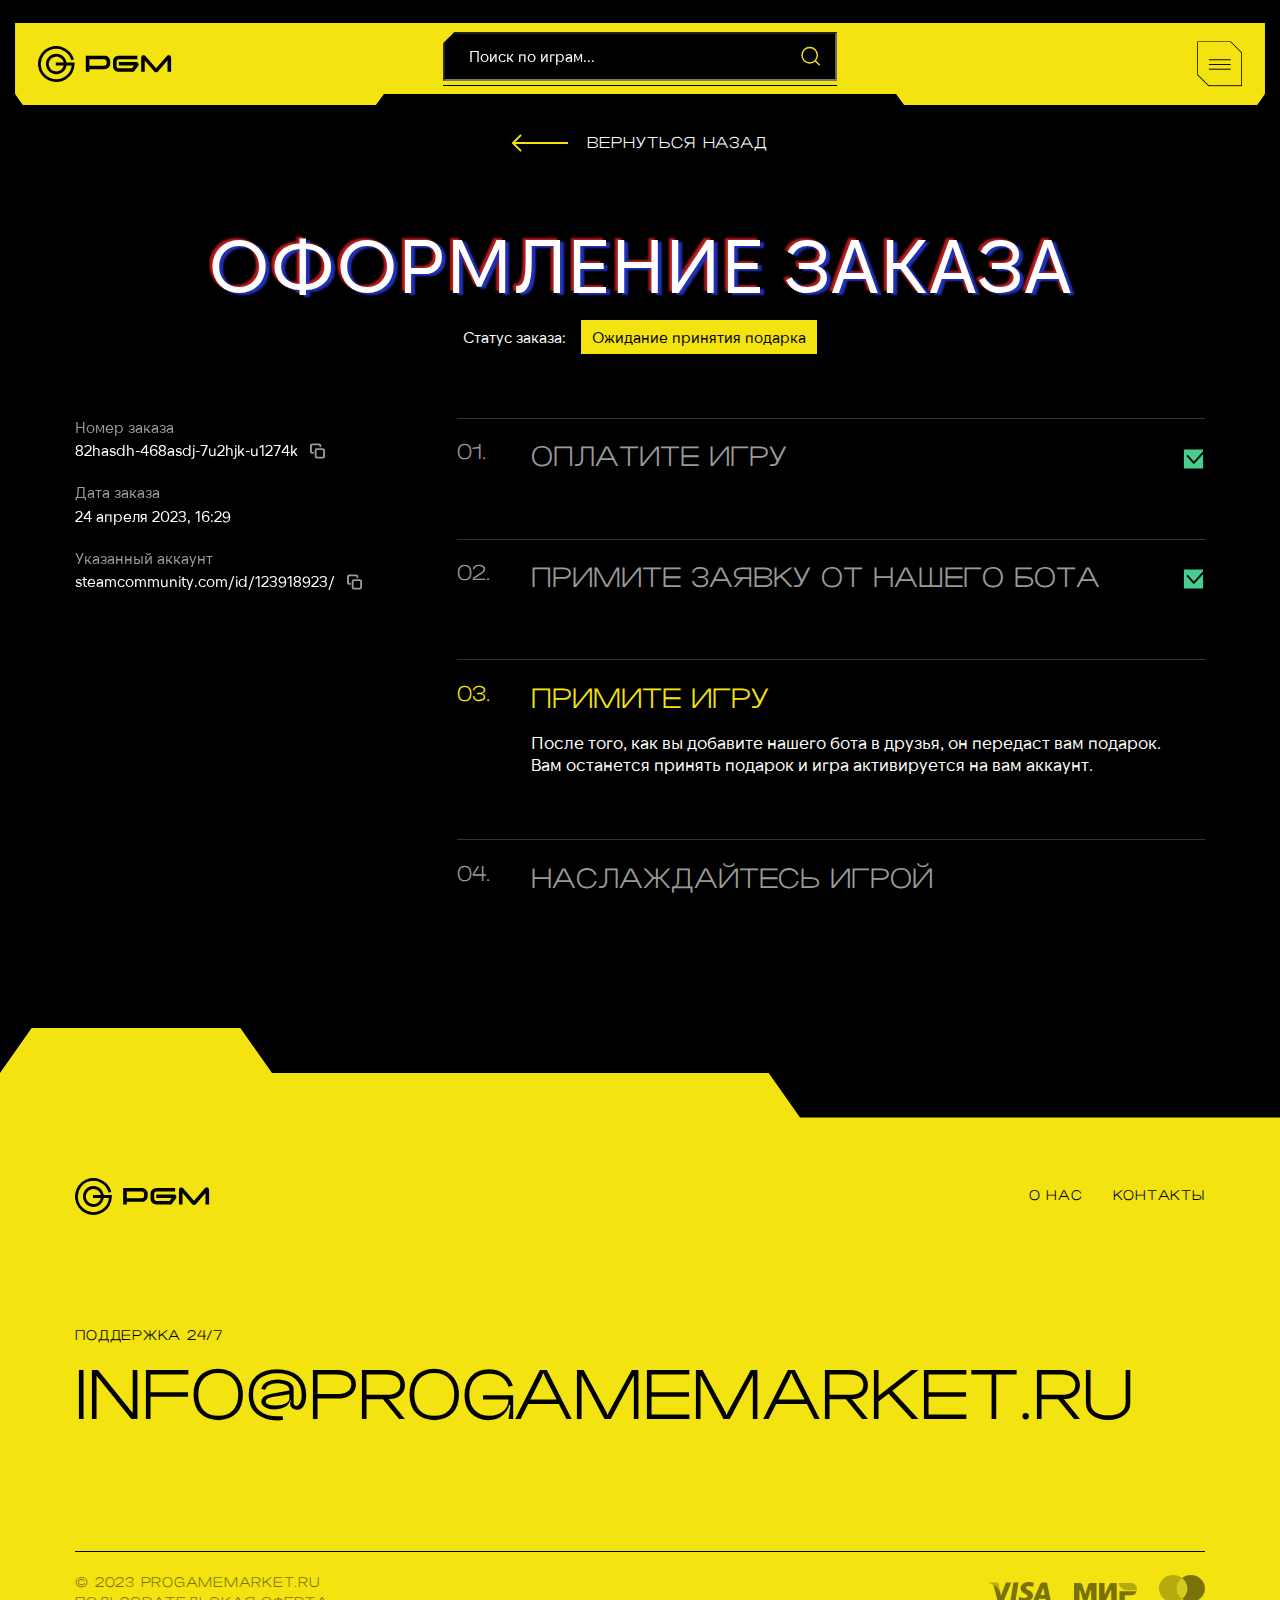
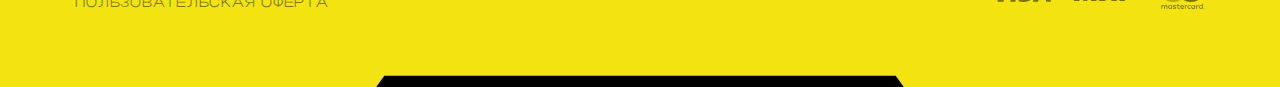
<file: checkout3.html>
<!DOCTYPE html>
<html lang="ru">

<head>
    <meta charset="UTF-8">
    <meta name="viewport" content="width=device-width, initial-scale=1.0">
    <meta name="description" content="">
    <meta name="keywords" content="">
    <link rel="stylesheet" href="css/libs.min.css">
    <link rel="stylesheet" href="css/style.min.css">
    <title>Оформление заказа</title>
</head>

<body class="m-page">
    <div class="wrapper">
        <header class="header">
            <div class="container">
                <div class="header__inner">
                    <a href="" class="header__logo logo">
                        <img src="img/logo.svg" alt="">
                    </a>

                    <div class="header-search">
                        <fieldset class="header-search__field">
                            <input class="_search-filed" type="text" placeholder="Поиск по играм...">
                            <button class="header-search__btn">
                                <img src="img/search-icon.svg" alt="">
                            </button>
                        </fieldset>

                        <div class="search-result">
                            <div class="_view1">
                                <div class="search-result__title text32 font2">
                                    Популярное
                                </div>
                                <div class="search-result__items">
                                    <a href="" class="search-card">
                                        <div class="search-card__img" style="background-image: url(img/search-img.webp);">
                                            <svg xmlns="http://www.w3.org/2000/svg" width="160" height="200" viewBox="0 0 160 200" fill="none">
                                                <path d="M0 0V-1H-1V0H0ZM148 0L148.707 -0.707107L148.414 -1H148V0ZM0 200H-1V201H0V200ZM148 200V201H148.414L148.707 200.707L148 200ZM160 188L160.707 188.707L161 188.414V188H160ZM160 161H161V160.598L160.721 160.307L160 161ZM148 148.5H147V148.902L147.279 149.193L148 148.5ZM148 51.5L147.279 50.8075L147 51.0977V51.5H148ZM160 39L160.721 39.6925L161 39.4023V39H160ZM160 12H161V11.5858L160.707 11.2929L160 12ZM0 1H148V-1H0V1ZM1 200V0H-1V200H1ZM148 199H0V201H148V199ZM159.293 187.293L147.293 199.293L148.707 200.707L160.707 188.707L159.293 187.293ZM159 161V188H161V161H159ZM160.721 160.307L148.721 147.807L147.279 149.193L159.279 161.693L160.721 160.307ZM149 148.5L149 51.5H147L147 148.5H149ZM148.721 52.1925L160.721 39.6925L159.279 38.3075L147.279 50.8075L148.721 52.1925ZM159 12V39H161V12H159ZM147.293 0.707107L159.293 12.7071L160.707 11.2929L148.707 -0.707107L147.293 0.707107Z" fill="#F2E311" mask="url(#path-1-inside-1_1743_1147)" />
                                            </svg>
                                        </div>
                                        <div class="search-card__title">
                                            <div class="text18 font2">GHOSTRUNNER 2</div>
                                        </div>
                                        <div class="search-card__price">
                                            <div class="text18 yellow-text yellow-shadow">
                                                1 999 ₽
                                            </div>
                                        </div>
                                    </a>

                                    <a href="" class="search-card">
                                        <div class="search-card__img" style="background-image: url(img/search-img2.webp);">
                                            <svg xmlns="http://www.w3.org/2000/svg" width="160" height="200" viewBox="0 0 160 200" fill="none">
                                                <path d="M0 0V-1H-1V0H0ZM148 0L148.707 -0.707107L148.414 -1H148V0ZM0 200H-1V201H0V200ZM148 200V201H148.414L148.707 200.707L148 200ZM160 188L160.707 188.707L161 188.414V188H160ZM160 161H161V160.598L160.721 160.307L160 161ZM148 148.5H147V148.902L147.279 149.193L148 148.5ZM148 51.5L147.279 50.8075L147 51.0977V51.5H148ZM160 39L160.721 39.6925L161 39.4023V39H160ZM160 12H161V11.5858L160.707 11.2929L160 12ZM0 1H148V-1H0V1ZM1 200V0H-1V200H1ZM148 199H0V201H148V199ZM159.293 187.293L147.293 199.293L148.707 200.707L160.707 188.707L159.293 187.293ZM159 161V188H161V161H159ZM160.721 160.307L148.721 147.807L147.279 149.193L159.279 161.693L160.721 160.307ZM149 148.5L149 51.5H147L147 148.5H149ZM148.721 52.1925L160.721 39.6925L159.279 38.3075L147.279 50.8075L148.721 52.1925ZM159 12V39H161V12H159ZM147.293 0.707107L159.293 12.7071L160.707 11.2929L148.707 -0.707107L147.293 0.707107Z" fill="#F2E311" mask="url(#path-1-inside-1_1743_1147)" />
                                            </svg>
                                        </div>
                                        <div class="search-card__title">
                                            <div class="text18 font2">Bish Bash Bots</div>
                                        </div>
                                        <div class="search-card__price">
                                            <div class="text18 yellow-text yellow-shadow">
                                                1 699 ₽
                                            </div>
                                        </div>
                                    </a>

                                    <a href="" class="search-card">
                                        <div class="search-card__img" style="background-image: url(img/search-img3.webp);">
                                            <svg xmlns="http://www.w3.org/2000/svg" width="160" height="200" viewBox="0 0 160 200" fill="none">
                                                <path d="M0 0V-1H-1V0H0ZM148 0L148.707 -0.707107L148.414 -1H148V0ZM0 200H-1V201H0V200ZM148 200V201H148.414L148.707 200.707L148 200ZM160 188L160.707 188.707L161 188.414V188H160ZM160 161H161V160.598L160.721 160.307L160 161ZM148 148.5H147V148.902L147.279 149.193L148 148.5ZM148 51.5L147.279 50.8075L147 51.0977V51.5H148ZM160 39L160.721 39.6925L161 39.4023V39H160ZM160 12H161V11.5858L160.707 11.2929L160 12ZM0 1H148V-1H0V1ZM1 200V0H-1V200H1ZM148 199H0V201H148V199ZM159.293 187.293L147.293 199.293L148.707 200.707L160.707 188.707L159.293 187.293ZM159 161V188H161V161H159ZM160.721 160.307L148.721 147.807L147.279 149.193L159.279 161.693L160.721 160.307ZM149 148.5L149 51.5H147L147 148.5H149ZM148.721 52.1925L160.721 39.6925L159.279 38.3075L147.279 50.8075L148.721 52.1925ZM159 12V39H161V12H159ZM147.293 0.707107L159.293 12.7071L160.707 11.2929L148.707 -0.707107L147.293 0.707107Z" fill="#F2E311" mask="url(#path-1-inside-1_1743_1147)" />
                                            </svg>
                                        </div>
                                        <div class="search-card__title">
                                            <div class="text18 font2">HELLBOY: WEB OF WYRD</div>
                                        </div>
                                        <div class="search-card__price">
                                            <div class="text18 yellow-text yellow-shadow">
                                                1 999 ₽
                                            </div>
                                        </div>
                                    </a>

                                    <a href="" class="search-card">
                                        <div class="search-card__img" style="background-image: url(img/search-img4.webp);">
                                            <svg xmlns="http://www.w3.org/2000/svg" width="160" height="200" viewBox="0 0 160 200" fill="none">
                                                <path d="M0 0V-1H-1V0H0ZM148 0L148.707 -0.707107L148.414 -1H148V0ZM0 200H-1V201H0V200ZM148 200V201H148.414L148.707 200.707L148 200ZM160 188L160.707 188.707L161 188.414V188H160ZM160 161H161V160.598L160.721 160.307L160 161ZM148 148.5H147V148.902L147.279 149.193L148 148.5ZM148 51.5L147.279 50.8075L147 51.0977V51.5H148ZM160 39L160.721 39.6925L161 39.4023V39H160ZM160 12H161V11.5858L160.707 11.2929L160 12ZM0 1H148V-1H0V1ZM1 200V0H-1V200H1ZM148 199H0V201H148V199ZM159.293 187.293L147.293 199.293L148.707 200.707L160.707 188.707L159.293 187.293ZM159 161V188H161V161H159ZM160.721 160.307L148.721 147.807L147.279 149.193L159.279 161.693L160.721 160.307ZM149 148.5L149 51.5H147L147 148.5H149ZM148.721 52.1925L160.721 39.6925L159.279 38.3075L147.279 50.8075L148.721 52.1925ZM159 12V39H161V12H159ZM147.293 0.707107L159.293 12.7071L160.707 11.2929L148.707 -0.707107L147.293 0.707107Z" fill="#F2E311" mask="url(#path-1-inside-1_1743_1147)" />
                                            </svg>
                                        </div>
                                        <div class="search-card__title">
                                            <div class="text18 font2">Alaskan Road Truckers</div>
                                        </div>
                                        <div class="search-card__price">
                                            <div class="text18 yellow-text yellow-shadow">
                                                999 ₽
                                            </div>
                                        </div>
                                    </a>

                                    <a href="" class="search-card">
                                        <div class="search-card__img" style="background-image: url(img/search-img.webp);">
                                            <svg xmlns="http://www.w3.org/2000/svg" width="160" height="200" viewBox="0 0 160 200" fill="none">
                                                <path d="M0 0V-1H-1V0H0ZM148 0L148.707 -0.707107L148.414 -1H148V0ZM0 200H-1V201H0V200ZM148 200V201H148.414L148.707 200.707L148 200ZM160 188L160.707 188.707L161 188.414V188H160ZM160 161H161V160.598L160.721 160.307L160 161ZM148 148.5H147V148.902L147.279 149.193L148 148.5ZM148 51.5L147.279 50.8075L147 51.0977V51.5H148ZM160 39L160.721 39.6925L161 39.4023V39H160ZM160 12H161V11.5858L160.707 11.2929L160 12ZM0 1H148V-1H0V1ZM1 200V0H-1V200H1ZM148 199H0V201H148V199ZM159.293 187.293L147.293 199.293L148.707 200.707L160.707 188.707L159.293 187.293ZM159 161V188H161V161H159ZM160.721 160.307L148.721 147.807L147.279 149.193L159.279 161.693L160.721 160.307ZM149 148.5L149 51.5H147L147 148.5H149ZM148.721 52.1925L160.721 39.6925L159.279 38.3075L147.279 50.8075L148.721 52.1925ZM159 12V39H161V12H159ZM147.293 0.707107L159.293 12.7071L160.707 11.2929L148.707 -0.707107L147.293 0.707107Z" fill="#F2E311" mask="url(#path-1-inside-1_1743_1147)" />
                                            </svg>
                                        </div>
                                        <div class="search-card__title">
                                            <div class="text18 font2">GHOSTRUNNER 2</div>
                                        </div>
                                        <div class="search-card__price">
                                            <div class="text18 yellow-text yellow-shadow">
                                                1 999 ₽
                                            </div>
                                        </div>
                                    </a>

                                    <a href="" class="search-card">
                                        <div class="search-card__img" style="background-image: url(img/search-img2.webp);">
                                            <svg xmlns="http://www.w3.org/2000/svg" width="160" height="200" viewBox="0 0 160 200" fill="none">
                                                <path d="M0 0V-1H-1V0H0ZM148 0L148.707 -0.707107L148.414 -1H148V0ZM0 200H-1V201H0V200ZM148 200V201H148.414L148.707 200.707L148 200ZM160 188L160.707 188.707L161 188.414V188H160ZM160 161H161V160.598L160.721 160.307L160 161ZM148 148.5H147V148.902L147.279 149.193L148 148.5ZM148 51.5L147.279 50.8075L147 51.0977V51.5H148ZM160 39L160.721 39.6925L161 39.4023V39H160ZM160 12H161V11.5858L160.707 11.2929L160 12ZM0 1H148V-1H0V1ZM1 200V0H-1V200H1ZM148 199H0V201H148V199ZM159.293 187.293L147.293 199.293L148.707 200.707L160.707 188.707L159.293 187.293ZM159 161V188H161V161H159ZM160.721 160.307L148.721 147.807L147.279 149.193L159.279 161.693L160.721 160.307ZM149 148.5L149 51.5H147L147 148.5H149ZM148.721 52.1925L160.721 39.6925L159.279 38.3075L147.279 50.8075L148.721 52.1925ZM159 12V39H161V12H159ZM147.293 0.707107L159.293 12.7071L160.707 11.2929L148.707 -0.707107L147.293 0.707107Z" fill="#F2E311" mask="url(#path-1-inside-1_1743_1147)" />
                                            </svg>
                                        </div>
                                        <div class="search-card__title">
                                            <div class="text18 font2">Bish Bash Bots</div>
                                        </div>
                                        <div class="search-card__price">
                                            <div class="text18 yellow-text yellow-shadow">
                                                1 699 ₽
                                            </div>
                                        </div>
                                    </a>

                                    <a href="" class="search-card">
                                        <div class="search-card__img" style="background-image: url(img/search-img3.webp);">
                                            <svg xmlns="http://www.w3.org/2000/svg" width="160" height="200" viewBox="0 0 160 200" fill="none">
                                                <path d="M0 0V-1H-1V0H0ZM148 0L148.707 -0.707107L148.414 -1H148V0ZM0 200H-1V201H0V200ZM148 200V201H148.414L148.707 200.707L148 200ZM160 188L160.707 188.707L161 188.414V188H160ZM160 161H161V160.598L160.721 160.307L160 161ZM148 148.5H147V148.902L147.279 149.193L148 148.5ZM148 51.5L147.279 50.8075L147 51.0977V51.5H148ZM160 39L160.721 39.6925L161 39.4023V39H160ZM160 12H161V11.5858L160.707 11.2929L160 12ZM0 1H148V-1H0V1ZM1 200V0H-1V200H1ZM148 199H0V201H148V199ZM159.293 187.293L147.293 199.293L148.707 200.707L160.707 188.707L159.293 187.293ZM159 161V188H161V161H159ZM160.721 160.307L148.721 147.807L147.279 149.193L159.279 161.693L160.721 160.307ZM149 148.5L149 51.5H147L147 148.5H149ZM148.721 52.1925L160.721 39.6925L159.279 38.3075L147.279 50.8075L148.721 52.1925ZM159 12V39H161V12H159ZM147.293 0.707107L159.293 12.7071L160.707 11.2929L148.707 -0.707107L147.293 0.707107Z" fill="#F2E311" mask="url(#path-1-inside-1_1743_1147)" />
                                            </svg>
                                        </div>
                                        <div class="search-card__title">
                                            <div class="text18 font2">HELLBOY: WEB OF WYRD</div>
                                        </div>
                                        <div class="search-card__price">
                                            <div class="text18 yellow-text yellow-shadow">
                                                1 999 ₽
                                            </div>
                                        </div>
                                    </a>

                                    <a href="" class="search-card">
                                        <div class="search-card__img" style="background-image: url(img/search-img4.webp);">
                                            <svg xmlns="http://www.w3.org/2000/svg" width="160" height="200" viewBox="0 0 160 200" fill="none">
                                                <path d="M0 0V-1H-1V0H0ZM148 0L148.707 -0.707107L148.414 -1H148V0ZM0 200H-1V201H0V200ZM148 200V201H148.414L148.707 200.707L148 200ZM160 188L160.707 188.707L161 188.414V188H160ZM160 161H161V160.598L160.721 160.307L160 161ZM148 148.5H147V148.902L147.279 149.193L148 148.5ZM148 51.5L147.279 50.8075L147 51.0977V51.5H148ZM160 39L160.721 39.6925L161 39.4023V39H160ZM160 12H161V11.5858L160.707 11.2929L160 12ZM0 1H148V-1H0V1ZM1 200V0H-1V200H1ZM148 199H0V201H148V199ZM159.293 187.293L147.293 199.293L148.707 200.707L160.707 188.707L159.293 187.293ZM159 161V188H161V161H159ZM160.721 160.307L148.721 147.807L147.279 149.193L159.279 161.693L160.721 160.307ZM149 148.5L149 51.5H147L147 148.5H149ZM148.721 52.1925L160.721 39.6925L159.279 38.3075L147.279 50.8075L148.721 52.1925ZM159 12V39H161V12H159ZM147.293 0.707107L159.293 12.7071L160.707 11.2929L148.707 -0.707107L147.293 0.707107Z" fill="#F2E311" mask="url(#path-1-inside-1_1743_1147)" />
                                            </svg>
                                        </div>
                                        <div class="search-card__title">
                                            <div class="text18 font2">Alaskan Road Truckers</div>
                                        </div>
                                        <div class="search-card__price">
                                            <div class="text18 yellow-text yellow-shadow">
                                                999 ₽
                                            </div>
                                        </div>
                                    </a>

                                </div>
                            </div>
                            <div class="_view2">
                                <div class="search-result__title text32 font2">
                                    Найдено: 24
                                </div>
                                <div class="search-result__items">
                                    <a href="" class="search-card">
                                        <div class="search-card__img" style="background-image: url(img/search-img.webp);">
                                            <svg xmlns="http://www.w3.org/2000/svg" width="160" height="200" viewBox="0 0 160 200" fill="none">
                                                <path d="M0 0V-1H-1V0H0ZM148 0L148.707 -0.707107L148.414 -1H148V0ZM0 200H-1V201H0V200ZM148 200V201H148.414L148.707 200.707L148 200ZM160 188L160.707 188.707L161 188.414V188H160ZM160 161H161V160.598L160.721 160.307L160 161ZM148 148.5H147V148.902L147.279 149.193L148 148.5ZM148 51.5L147.279 50.8075L147 51.0977V51.5H148ZM160 39L160.721 39.6925L161 39.4023V39H160ZM160 12H161V11.5858L160.707 11.2929L160 12ZM0 1H148V-1H0V1ZM1 200V0H-1V200H1ZM148 199H0V201H148V199ZM159.293 187.293L147.293 199.293L148.707 200.707L160.707 188.707L159.293 187.293ZM159 161V188H161V161H159ZM160.721 160.307L148.721 147.807L147.279 149.193L159.279 161.693L160.721 160.307ZM149 148.5L149 51.5H147L147 148.5H149ZM148.721 52.1925L160.721 39.6925L159.279 38.3075L147.279 50.8075L148.721 52.1925ZM159 12V39H161V12H159ZM147.293 0.707107L159.293 12.7071L160.707 11.2929L148.707 -0.707107L147.293 0.707107Z" fill="#F2E311" mask="url(#path-1-inside-1_1743_1147)" />
                                            </svg>
                                        </div>
                                        <div class="search-card__title">
                                            <div class="text18 font2">GHOSTRUNNER 2</div>
                                        </div>
                                        <div class="search-card__price">
                                            <div class="text18 yellow-text yellow-shadow">
                                                1 999 ₽
                                            </div>
                                        </div>
                                    </a>

                                    <a href="" class="search-card">
                                        <div class="search-card__img" style="background-image: url(img/search-img2.webp);">
                                            <svg xmlns="http://www.w3.org/2000/svg" width="160" height="200" viewBox="0 0 160 200" fill="none">
                                                <path d="M0 0V-1H-1V0H0ZM148 0L148.707 -0.707107L148.414 -1H148V0ZM0 200H-1V201H0V200ZM148 200V201H148.414L148.707 200.707L148 200ZM160 188L160.707 188.707L161 188.414V188H160ZM160 161H161V160.598L160.721 160.307L160 161ZM148 148.5H147V148.902L147.279 149.193L148 148.5ZM148 51.5L147.279 50.8075L147 51.0977V51.5H148ZM160 39L160.721 39.6925L161 39.4023V39H160ZM160 12H161V11.5858L160.707 11.2929L160 12ZM0 1H148V-1H0V1ZM1 200V0H-1V200H1ZM148 199H0V201H148V199ZM159.293 187.293L147.293 199.293L148.707 200.707L160.707 188.707L159.293 187.293ZM159 161V188H161V161H159ZM160.721 160.307L148.721 147.807L147.279 149.193L159.279 161.693L160.721 160.307ZM149 148.5L149 51.5H147L147 148.5H149ZM148.721 52.1925L160.721 39.6925L159.279 38.3075L147.279 50.8075L148.721 52.1925ZM159 12V39H161V12H159ZM147.293 0.707107L159.293 12.7071L160.707 11.2929L148.707 -0.707107L147.293 0.707107Z" fill="#F2E311" mask="url(#path-1-inside-1_1743_1147)" />
                                            </svg>
                                        </div>
                                        <div class="search-card__title">
                                            <div class="text18 font2">Bish Bash Bots</div>
                                        </div>
                                        <div class="search-card__price">
                                            <div class="text18 yellow-text yellow-shadow">
                                                1 699 ₽
                                            </div>
                                        </div>
                                    </a>

                                    <a href="" class="search-card">
                                        <div class="search-card__img" style="background-image: url(img/search-img3.webp);">
                                            <svg xmlns="http://www.w3.org/2000/svg" width="160" height="200" viewBox="0 0 160 200" fill="none">
                                                <path d="M0 0V-1H-1V0H0ZM148 0L148.707 -0.707107L148.414 -1H148V0ZM0 200H-1V201H0V200ZM148 200V201H148.414L148.707 200.707L148 200ZM160 188L160.707 188.707L161 188.414V188H160ZM160 161H161V160.598L160.721 160.307L160 161ZM148 148.5H147V148.902L147.279 149.193L148 148.5ZM148 51.5L147.279 50.8075L147 51.0977V51.5H148ZM160 39L160.721 39.6925L161 39.4023V39H160ZM160 12H161V11.5858L160.707 11.2929L160 12ZM0 1H148V-1H0V1ZM1 200V0H-1V200H1ZM148 199H0V201H148V199ZM159.293 187.293L147.293 199.293L148.707 200.707L160.707 188.707L159.293 187.293ZM159 161V188H161V161H159ZM160.721 160.307L148.721 147.807L147.279 149.193L159.279 161.693L160.721 160.307ZM149 148.5L149 51.5H147L147 148.5H149ZM148.721 52.1925L160.721 39.6925L159.279 38.3075L147.279 50.8075L148.721 52.1925ZM159 12V39H161V12H159ZM147.293 0.707107L159.293 12.7071L160.707 11.2929L148.707 -0.707107L147.293 0.707107Z" fill="#F2E311" mask="url(#path-1-inside-1_1743_1147)" />
                                            </svg>
                                        </div>
                                        <div class="search-card__title">
                                            <div class="text18 font2">HELLBOY: WEB OF WYRD</div>
                                        </div>
                                        <div class="search-card__price">
                                            <div class="text18 yellow-text yellow-shadow">
                                                1 999 ₽
                                            </div>
                                        </div>
                                    </a>

                                    <a href="" class="search-card">
                                        <div class="search-card__img" style="background-image: url(img/search-img4.webp);">
                                            <svg xmlns="http://www.w3.org/2000/svg" width="160" height="200" viewBox="0 0 160 200" fill="none">
                                                <path d="M0 0V-1H-1V0H0ZM148 0L148.707 -0.707107L148.414 -1H148V0ZM0 200H-1V201H0V200ZM148 200V201H148.414L148.707 200.707L148 200ZM160 188L160.707 188.707L161 188.414V188H160ZM160 161H161V160.598L160.721 160.307L160 161ZM148 148.5H147V148.902L147.279 149.193L148 148.5ZM148 51.5L147.279 50.8075L147 51.0977V51.5H148ZM160 39L160.721 39.6925L161 39.4023V39H160ZM160 12H161V11.5858L160.707 11.2929L160 12ZM0 1H148V-1H0V1ZM1 200V0H-1V200H1ZM148 199H0V201H148V199ZM159.293 187.293L147.293 199.293L148.707 200.707L160.707 188.707L159.293 187.293ZM159 161V188H161V161H159ZM160.721 160.307L148.721 147.807L147.279 149.193L159.279 161.693L160.721 160.307ZM149 148.5L149 51.5H147L147 148.5H149ZM148.721 52.1925L160.721 39.6925L159.279 38.3075L147.279 50.8075L148.721 52.1925ZM159 12V39H161V12H159ZM147.293 0.707107L159.293 12.7071L160.707 11.2929L148.707 -0.707107L147.293 0.707107Z" fill="#F2E311" mask="url(#path-1-inside-1_1743_1147)" />
                                            </svg>
                                        </div>
                                        <div class="search-card__title">
                                            <div class="text18 font2">Alaskan Road Truckers</div>
                                        </div>
                                        <div class="search-card__price">
                                            <div class="text18 yellow-text yellow-shadow">
                                                999 ₽
                                            </div>
                                        </div>
                                    </a>

                                    <a href="" class="search-card">
                                        <div class="search-card__img" style="background-image: url(img/search-img.webp);">
                                            <svg xmlns="http://www.w3.org/2000/svg" width="160" height="200" viewBox="0 0 160 200" fill="none">
                                                <path d="M0 0V-1H-1V0H0ZM148 0L148.707 -0.707107L148.414 -1H148V0ZM0 200H-1V201H0V200ZM148 200V201H148.414L148.707 200.707L148 200ZM160 188L160.707 188.707L161 188.414V188H160ZM160 161H161V160.598L160.721 160.307L160 161ZM148 148.5H147V148.902L147.279 149.193L148 148.5ZM148 51.5L147.279 50.8075L147 51.0977V51.5H148ZM160 39L160.721 39.6925L161 39.4023V39H160ZM160 12H161V11.5858L160.707 11.2929L160 12ZM0 1H148V-1H0V1ZM1 200V0H-1V200H1ZM148 199H0V201H148V199ZM159.293 187.293L147.293 199.293L148.707 200.707L160.707 188.707L159.293 187.293ZM159 161V188H161V161H159ZM160.721 160.307L148.721 147.807L147.279 149.193L159.279 161.693L160.721 160.307ZM149 148.5L149 51.5H147L147 148.5H149ZM148.721 52.1925L160.721 39.6925L159.279 38.3075L147.279 50.8075L148.721 52.1925ZM159 12V39H161V12H159ZM147.293 0.707107L159.293 12.7071L160.707 11.2929L148.707 -0.707107L147.293 0.707107Z" fill="#F2E311" mask="url(#path-1-inside-1_1743_1147)" />
                                            </svg>
                                        </div>
                                        <div class="search-card__title">
                                            <div class="text18 font2">GHOSTRUNNER 2</div>
                                        </div>
                                        <div class="search-card__price">
                                            <div class="text18 yellow-text yellow-shadow">
                                                1 999 ₽
                                            </div>
                                        </div>
                                    </a>

                                    <a href="" class="search-card">
                                        <div class="search-card__img" style="background-image: url(img/search-img2.webp);">
                                            <svg xmlns="http://www.w3.org/2000/svg" width="160" height="200" viewBox="0 0 160 200" fill="none">
                                                <path d="M0 0V-1H-1V0H0ZM148 0L148.707 -0.707107L148.414 -1H148V0ZM0 200H-1V201H0V200ZM148 200V201H148.414L148.707 200.707L148 200ZM160 188L160.707 188.707L161 188.414V188H160ZM160 161H161V160.598L160.721 160.307L160 161ZM148 148.5H147V148.902L147.279 149.193L148 148.5ZM148 51.5L147.279 50.8075L147 51.0977V51.5H148ZM160 39L160.721 39.6925L161 39.4023V39H160ZM160 12H161V11.5858L160.707 11.2929L160 12ZM0 1H148V-1H0V1ZM1 200V0H-1V200H1ZM148 199H0V201H148V199ZM159.293 187.293L147.293 199.293L148.707 200.707L160.707 188.707L159.293 187.293ZM159 161V188H161V161H159ZM160.721 160.307L148.721 147.807L147.279 149.193L159.279 161.693L160.721 160.307ZM149 148.5L149 51.5H147L147 148.5H149ZM148.721 52.1925L160.721 39.6925L159.279 38.3075L147.279 50.8075L148.721 52.1925ZM159 12V39H161V12H159ZM147.293 0.707107L159.293 12.7071L160.707 11.2929L148.707 -0.707107L147.293 0.707107Z" fill="#F2E311" mask="url(#path-1-inside-1_1743_1147)" />
                                            </svg>
                                        </div>
                                        <div class="search-card__title">
                                            <div class="text18 font2">Bish Bash Bots</div>
                                        </div>
                                        <div class="search-card__price">
                                            <div class="text18 yellow-text yellow-shadow">
                                                1 699 ₽
                                            </div>
                                        </div>
                                    </a>

                                    <a href="" class="search-card">
                                        <div class="search-card__img" style="background-image: url(img/search-img3.webp);">
                                            <svg xmlns="http://www.w3.org/2000/svg" width="160" height="200" viewBox="0 0 160 200" fill="none">
                                                <path d="M0 0V-1H-1V0H0ZM148 0L148.707 -0.707107L148.414 -1H148V0ZM0 200H-1V201H0V200ZM148 200V201H148.414L148.707 200.707L148 200ZM160 188L160.707 188.707L161 188.414V188H160ZM160 161H161V160.598L160.721 160.307L160 161ZM148 148.5H147V148.902L147.279 149.193L148 148.5ZM148 51.5L147.279 50.8075L147 51.0977V51.5H148ZM160 39L160.721 39.6925L161 39.4023V39H160ZM160 12H161V11.5858L160.707 11.2929L160 12ZM0 1H148V-1H0V1ZM1 200V0H-1V200H1ZM148 199H0V201H148V199ZM159.293 187.293L147.293 199.293L148.707 200.707L160.707 188.707L159.293 187.293ZM159 161V188H161V161H159ZM160.721 160.307L148.721 147.807L147.279 149.193L159.279 161.693L160.721 160.307ZM149 148.5L149 51.5H147L147 148.5H149ZM148.721 52.1925L160.721 39.6925L159.279 38.3075L147.279 50.8075L148.721 52.1925ZM159 12V39H161V12H159ZM147.293 0.707107L159.293 12.7071L160.707 11.2929L148.707 -0.707107L147.293 0.707107Z" fill="#F2E311" mask="url(#path-1-inside-1_1743_1147)" />
                                            </svg>
                                        </div>
                                        <div class="search-card__title">
                                            <div class="text18 font2">HELLBOY: WEB OF WYRD</div>
                                        </div>
                                        <div class="search-card__price">
                                            <div class="text18 yellow-text yellow-shadow">
                                                1 999 ₽
                                            </div>
                                        </div>
                                    </a>

                                    <a href="" class="search-card">
                                        <div class="search-card__img" style="background-image: url(img/search-img4.webp);">
                                            <svg xmlns="http://www.w3.org/2000/svg" width="160" height="200" viewBox="0 0 160 200" fill="none">
                                                <path d="M0 0V-1H-1V0H0ZM148 0L148.707 -0.707107L148.414 -1H148V0ZM0 200H-1V201H0V200ZM148 200V201H148.414L148.707 200.707L148 200ZM160 188L160.707 188.707L161 188.414V188H160ZM160 161H161V160.598L160.721 160.307L160 161ZM148 148.5H147V148.902L147.279 149.193L148 148.5ZM148 51.5L147.279 50.8075L147 51.0977V51.5H148ZM160 39L160.721 39.6925L161 39.4023V39H160ZM160 12H161V11.5858L160.707 11.2929L160 12ZM0 1H148V-1H0V1ZM1 200V0H-1V200H1ZM148 199H0V201H148V199ZM159.293 187.293L147.293 199.293L148.707 200.707L160.707 188.707L159.293 187.293ZM159 161V188H161V161H159ZM160.721 160.307L148.721 147.807L147.279 149.193L159.279 161.693L160.721 160.307ZM149 148.5L149 51.5H147L147 148.5H149ZM148.721 52.1925L160.721 39.6925L159.279 38.3075L147.279 50.8075L148.721 52.1925ZM159 12V39H161V12H159ZM147.293 0.707107L159.293 12.7071L160.707 11.2929L148.707 -0.707107L147.293 0.707107Z" fill="#F2E311" mask="url(#path-1-inside-1_1743_1147)" />
                                            </svg>
                                        </div>
                                        <div class="search-card__title">
                                            <div class="text18 font2">Alaskan Road Truckers</div>
                                        </div>
                                        <div class="search-card__price">
                                            <div class="text18 yellow-text yellow-shadow">
                                                999 ₽
                                            </div>
                                        </div>
                                    </a>

                                    <a href="" class="search-card">
                                        <div class="search-card__img" style="background-image: url(img/search-img.webp);">
                                            <svg xmlns="http://www.w3.org/2000/svg" width="160" height="200" viewBox="0 0 160 200" fill="none">
                                                <path d="M0 0V-1H-1V0H0ZM148 0L148.707 -0.707107L148.414 -1H148V0ZM0 200H-1V201H0V200ZM148 200V201H148.414L148.707 200.707L148 200ZM160 188L160.707 188.707L161 188.414V188H160ZM160 161H161V160.598L160.721 160.307L160 161ZM148 148.5H147V148.902L147.279 149.193L148 148.5ZM148 51.5L147.279 50.8075L147 51.0977V51.5H148ZM160 39L160.721 39.6925L161 39.4023V39H160ZM160 12H161V11.5858L160.707 11.2929L160 12ZM0 1H148V-1H0V1ZM1 200V0H-1V200H1ZM148 199H0V201H148V199ZM159.293 187.293L147.293 199.293L148.707 200.707L160.707 188.707L159.293 187.293ZM159 161V188H161V161H159ZM160.721 160.307L148.721 147.807L147.279 149.193L159.279 161.693L160.721 160.307ZM149 148.5L149 51.5H147L147 148.5H149ZM148.721 52.1925L160.721 39.6925L159.279 38.3075L147.279 50.8075L148.721 52.1925ZM159 12V39H161V12H159ZM147.293 0.707107L159.293 12.7071L160.707 11.2929L148.707 -0.707107L147.293 0.707107Z" fill="#F2E311" mask="url(#path-1-inside-1_1743_1147)" />
                                            </svg>
                                        </div>
                                        <div class="search-card__title">
                                            <div class="text18 font2">GHOSTRUNNER 2</div>
                                        </div>
                                        <div class="search-card__price">
                                            <div class="text18 yellow-text yellow-shadow">
                                                1 999 ₽
                                            </div>
                                        </div>
                                    </a>

                                    <a href="" class="search-card">
                                        <div class="search-card__img" style="background-image: url(img/search-img2.webp);">
                                            <svg xmlns="http://www.w3.org/2000/svg" width="160" height="200" viewBox="0 0 160 200" fill="none">
                                                <path d="M0 0V-1H-1V0H0ZM148 0L148.707 -0.707107L148.414 -1H148V0ZM0 200H-1V201H0V200ZM148 200V201H148.414L148.707 200.707L148 200ZM160 188L160.707 188.707L161 188.414V188H160ZM160 161H161V160.598L160.721 160.307L160 161ZM148 148.5H147V148.902L147.279 149.193L148 148.5ZM148 51.5L147.279 50.8075L147 51.0977V51.5H148ZM160 39L160.721 39.6925L161 39.4023V39H160ZM160 12H161V11.5858L160.707 11.2929L160 12ZM0 1H148V-1H0V1ZM1 200V0H-1V200H1ZM148 199H0V201H148V199ZM159.293 187.293L147.293 199.293L148.707 200.707L160.707 188.707L159.293 187.293ZM159 161V188H161V161H159ZM160.721 160.307L148.721 147.807L147.279 149.193L159.279 161.693L160.721 160.307ZM149 148.5L149 51.5H147L147 148.5H149ZM148.721 52.1925L160.721 39.6925L159.279 38.3075L147.279 50.8075L148.721 52.1925ZM159 12V39H161V12H159ZM147.293 0.707107L159.293 12.7071L160.707 11.2929L148.707 -0.707107L147.293 0.707107Z" fill="#F2E311" mask="url(#path-1-inside-1_1743_1147)" />
                                            </svg>
                                        </div>
                                        <div class="search-card__title">
                                            <div class="text18 font2">Bish Bash Bots</div>
                                        </div>
                                        <div class="search-card__price">
                                            <div class="text18 yellow-text yellow-shadow">
                                                1 699 ₽
                                            </div>
                                        </div>
                                    </a>

                                    <a href="" class="search-card">
                                        <div class="search-card__img" style="background-image: url(img/search-img3.webp);">
                                            <svg xmlns="http://www.w3.org/2000/svg" width="160" height="200" viewBox="0 0 160 200" fill="none">
                                                <path d="M0 0V-1H-1V0H0ZM148 0L148.707 -0.707107L148.414 -1H148V0ZM0 200H-1V201H0V200ZM148 200V201H148.414L148.707 200.707L148 200ZM160 188L160.707 188.707L161 188.414V188H160ZM160 161H161V160.598L160.721 160.307L160 161ZM148 148.5H147V148.902L147.279 149.193L148 148.5ZM148 51.5L147.279 50.8075L147 51.0977V51.5H148ZM160 39L160.721 39.6925L161 39.4023V39H160ZM160 12H161V11.5858L160.707 11.2929L160 12ZM0 1H148V-1H0V1ZM1 200V0H-1V200H1ZM148 199H0V201H148V199ZM159.293 187.293L147.293 199.293L148.707 200.707L160.707 188.707L159.293 187.293ZM159 161V188H161V161H159ZM160.721 160.307L148.721 147.807L147.279 149.193L159.279 161.693L160.721 160.307ZM149 148.5L149 51.5H147L147 148.5H149ZM148.721 52.1925L160.721 39.6925L159.279 38.3075L147.279 50.8075L148.721 52.1925ZM159 12V39H161V12H159ZM147.293 0.707107L159.293 12.7071L160.707 11.2929L148.707 -0.707107L147.293 0.707107Z" fill="#F2E311" mask="url(#path-1-inside-1_1743_1147)" />
                                            </svg>
                                        </div>
                                        <div class="search-card__title">
                                            <div class="text18 font2">HELLBOY: WEB OF WYRD</div>
                                        </div>
                                        <div class="search-card__price">
                                            <div class="text18 yellow-text yellow-shadow">
                                                1 999 ₽
                                            </div>
                                        </div>
                                    </a>

                                    <div class="search-more">
                                        <a href="" class="search-more__inner font2">
                                            <div class="text32">
                                                +15
                                            </div>
                                            <div class="text18">
                                                Показать
                                                все
                                            </div>
                                        </a>
                                    </div>
                                </div>
                            </div>
                        </div>
                    </div>


                    <button class="burger">
                        <svg class="burger__border" xmlns="http://www.w3.org/2000/svg" width="48" height="48" viewBox="0 0 48 48" fill="none">
                            <mask id="path-1-inside-1_1619_130" fill="white">
                                <path fill-rule="evenodd" clip-rule="evenodd" d="M0 0H36L48 12V48H12L0 36V0Z" />
                            </mask>
                            <path d="M36 0L36.7071 -0.707107L36.4142 -1H36V0ZM0 0V-1H-1V0H0ZM48 12H49V11.5858L48.7071 11.2929L48 12ZM48 48V49H49V48H48ZM12 48L11.2929 48.7071L11.5858 49H12V48ZM0 36H-1V36.4142L-0.707107 36.7071L0 36ZM36 -1H0V1H36V-1ZM48.7071 11.2929L36.7071 -0.707107L35.2929 0.707107L47.2929 12.7071L48.7071 11.2929ZM49 48V12H47V48H49ZM12 49H48V47H12V49ZM12.7071 47.2929L0.707107 35.2929L-0.707107 36.7071L11.2929 48.7071L12.7071 47.2929ZM-1 0V36H1V0H-1Z" fill="black" mask="url(#path-1-inside-1_1619_130)" />
                        </svg>
                        <svg class="burger__icon _view1" width="24" height="24" viewBox="0 0 24 24" fill="none" xmlns="http://www.w3.org/2000/svg">
                            <rect y="7" width="24" height="1" fill="black" />
                            <rect y="12" width="24" height="1" fill="black" />
                            <rect y="17" width="24" height="1" fill="black" />
                        </svg>
                        <svg class="burger__icon _view2" width="24" height="24" viewBox="0 0 24 24" fill="none" xmlns="http://www.w3.org/2000/svg">
                            <path d="M4.89035 4L20 19.3345L19.3704 19.9734L4.26078 4.63894L4.89035 4Z" fill="white" />
                            <path d="M4 19.3611L19.1097 4.0266L19.7392 4.66554L4.62957 20L4 19.3611Z" fill="white" />
                        </svg>
                    </button>

                    <div class="menu">
                        <div class="menu__links">
                            <a href="" class="menu__link"><span class="text24">О нас</span></a>
                            <a href="" class="menu__link"><span class="text24">Контакты</span></a>
                        </div>
                        <div class="menu__support">
                            <div class="text14">Поддержка 24/7</div>
                            <a href="mailto:info@progamemarket.ru" class="menu__support-link"><span class="text24">info@progamemarket.ru</span></a>
                        </div>
                    </div>
                </div>
            </div>

        </header>
        <main class="content">

            <section class="checkout">
                <div class="container">
                    <div class="page-top">
                        <div class="page-top__nav">
                            <a href="" class="page-top__back">
                                <img src="img/prev.svg" alt="">
                                <span class="text18">Вернуться назад</span>
                            </a>
                        </div>
                        <div class="page-top__title">
                            <h1 class="text80 m-title">
                                Оформление заказа
                            </h1>
                        </div>
                    </div>

                    <div class="checkout__status">
                        <div class="text16">Статус заказа:</div>
                        <div class="badge" style="background-color: #F2E311;">
                            <span class="text16">Ожидание принятия подарка</span>
                        </div>
                    </div>


                    <div class="checkout__grid">
                        <div class="checkout__col">
                            <div class="checkout-info">
                                <div class="checkout-info__group">
                                    <div class="text16 lh130 gray-text">
                                        Номер заказа
                                    </div>
                                    <div class="checkout-info__item">
                                        <div class="text16 lh130">
                                            82hasdh-468asdj-7u2hjk-u1274k
                                        </div>
                                        <button data-text="82hasdh-468asdj-7u2hjk-u1274k" class="copy-btn">
                                            <svg width="16" height="17" viewBox="0 0 16 17" fill="none" xmlns="http://www.w3.org/2000/svg">
                                                <path d="M13.6154 6.5H7.38462C6.61991 6.5 6 7.11991 6 7.88462V14.1154C6 14.8801 6.61991 15.5 7.38462 15.5H13.6154C14.3801 15.5 15 14.8801 15 14.1154V7.88462C15 7.11991 14.3801 6.5 13.6154 6.5Z" stroke="#9A9A9A" stroke-width="2" stroke-linecap="round" stroke-linejoin="round" />
                                                <path d="M3.30769 10.5H2.53846C2.13044 10.5 1.73912 10.3541 1.4506 10.0945C1.16209 9.83479 1 9.48261 1 9.11538V2.88462C1 2.51739 1.16209 2.16521 1.4506 1.90554C1.73912 1.64588 2.13044 1.5 2.53846 1.5H9.46154C9.86956 1.5 10.2609 1.64588 10.5494 1.90554C10.8379 2.16521 11 2.51739 11 2.88462V3.57692" stroke="#9A9A9A" stroke-width="2" stroke-linecap="round" stroke-linejoin="round" />
                                            </svg>
                                        </button>
                                    </div>
                                </div>
                                <div class="checkout-info__group">
                                    <div class="text16 lh130 gray-text">
                                        Дата заказа
                                    </div>
                                    <div class="text16 lh130">
                                        24 апреля 2023, 16:29
                                    </div>
                                </div>
                                <div class="checkout-info__group">
                                    <div class="text16 lh130 gray-text">
                                        Указанный аккаунт
                                    </div>
                                    <div class="checkout-info__item">
                                        <div class="text16 lh130">
                                            steamcommunity.com/id/123918923/
                                        </div>
                                        <button data-text="82hasdh-468asdj-7u2hjk-u1274k" class="copy-btn">
                                            <svg width="16" height="17" viewBox="0 0 16 17" fill="none" xmlns="http://www.w3.org/2000/svg">
                                                <path d="M13.6154 6.5H7.38462C6.61991 6.5 6 7.11991 6 7.88462V14.1154C6 14.8801 6.61991 15.5 7.38462 15.5H13.6154C14.3801 15.5 15 14.8801 15 14.1154V7.88462C15 7.11991 14.3801 6.5 13.6154 6.5Z" stroke="#9A9A9A" stroke-width="2" stroke-linecap="round" stroke-linejoin="round" />
                                                <path d="M3.30769 10.5H2.53846C2.13044 10.5 1.73912 10.3541 1.4506 10.0945C1.16209 9.83479 1 9.48261 1 9.11538V2.88462C1 2.51739 1.16209 2.16521 1.4506 1.90554C1.73912 1.64588 2.13044 1.5 2.53846 1.5H9.46154C9.86956 1.5 10.2609 1.64588 10.5494 1.90554C10.8379 2.16521 11 2.51739 11 2.88462V3.57692" stroke="#9A9A9A" stroke-width="2" stroke-linecap="round" stroke-linejoin="round" />
                                            </svg>
                                        </button>
                                    </div>
                                </div>
                            </div>

                        </div>
                        <div class="checkout__col">
                            <div class="checkout__steps">
                                <div class="checkout-step _finished">
                                    <div class="checkout-step__num">
                                        <div class="text24 font2">
                                            01.
                                        </div>
                                    </div>
                                    <div class="checkout-step__content">
                                        <div class="checkout-step__title">
                                            <div class="text32 font2">
                                                Оплатите игру
                                            </div>
                                        </div>
                                    </div>
                                </div>

                                <div class="checkout-step _finished">
                                    <div class="checkout-step__num">
                                        <div class="text24 font2">
                                            02.
                                        </div>
                                    </div>
                                    <div class="checkout-step__content">
                                        <div class="checkout-step__title">
                                            <div class="text32 font2">
                                                Примите заявку от нашего бота
                                            </div>
                                        </div>
                                    </div>
                                </div>

                                <div class="checkout-step _active">
                                    <div class="checkout-step__num">
                                        <div class="text24 font2">
                                            03.
                                        </div>
                                    </div>
                                    <div class="checkout-step__content">
                                        <div class="checkout-step__title">
                                            <div class="text32 font2">
                                                Примите игру
                                            </div>
                                        </div>
                                        <div class="checkout-req">
                                            <div class="text18 lh130">
                                                После того, как вы добавите нашего бота в друзья, он передаст вам подарок. Вам останется принять подарок и игра активируется на вам аккаунт.
                                            </div>
                                        </div>
                                    </div>
                                </div>
                                <div class="checkout-step ">
                                    <div class="checkout-step__num">
                                        <div class="text24 font2">
                                            04.
                                        </div>
                                    </div>
                                    <div class="checkout-step__content">
                                        <div class="checkout-step__title">
                                            <div class="text32 font2">
                                                наслаждайтесь игрой
                                            </div>
                                        </div>
                                    </div>
                                </div>

                            </div>
                        </div>
                    </div>
                </div>
            </section>

        </main>
        <footer class="footer">
            <div class="container">
                <div class="footer__top">
                    <a href="" class="footer__logo logo">
                        <img src="img/logo.svg" alt="">
                    </a>
                    <div class="footer-nav">
                        <a href="" class="footer-nav__link"><span class="text16">О нас</span></a>
                        <a href="" class="footer-nav__link"><span class="text16">Контакты</span></a>
                    </div>
                </div>
                <div class="footer-support">
                    <div class="text16">Поддержка 24/7</div>
                    <a href="mailto:info@progamemarket.ru" class="footer-support__link">
                        <span class="text80">info@progamemarket.ru</span>
                    </a>
                </div>
                <div class="footer__bottom">
                    <div class="footer-info">
                        <div class="text16">
                            © 2023 progamemarket.ru
                        </div>
                        <a href="" class="text16">
                            Пользовательская оферта
                        </a>
                    </div>

                    <div class="footer-pay">
                        <div class="footer-pay__item">
                            <img src="img/pay.svg" alt="">
                        </div>
                        <div class="footer-pay__item">
                            <img src="img/pay2.svg" alt="">
                        </div>
                        <div class="footer-pay__item">
                            <img src="img/pay3.svg" alt="">
                        </div>
                    </div>
                </div>
            </div>

        </footer>
    </div>

    <script src="js/libs.min.js"></script>
    <script src="js/main.min.js"></script>

</body>

</html>
</file>
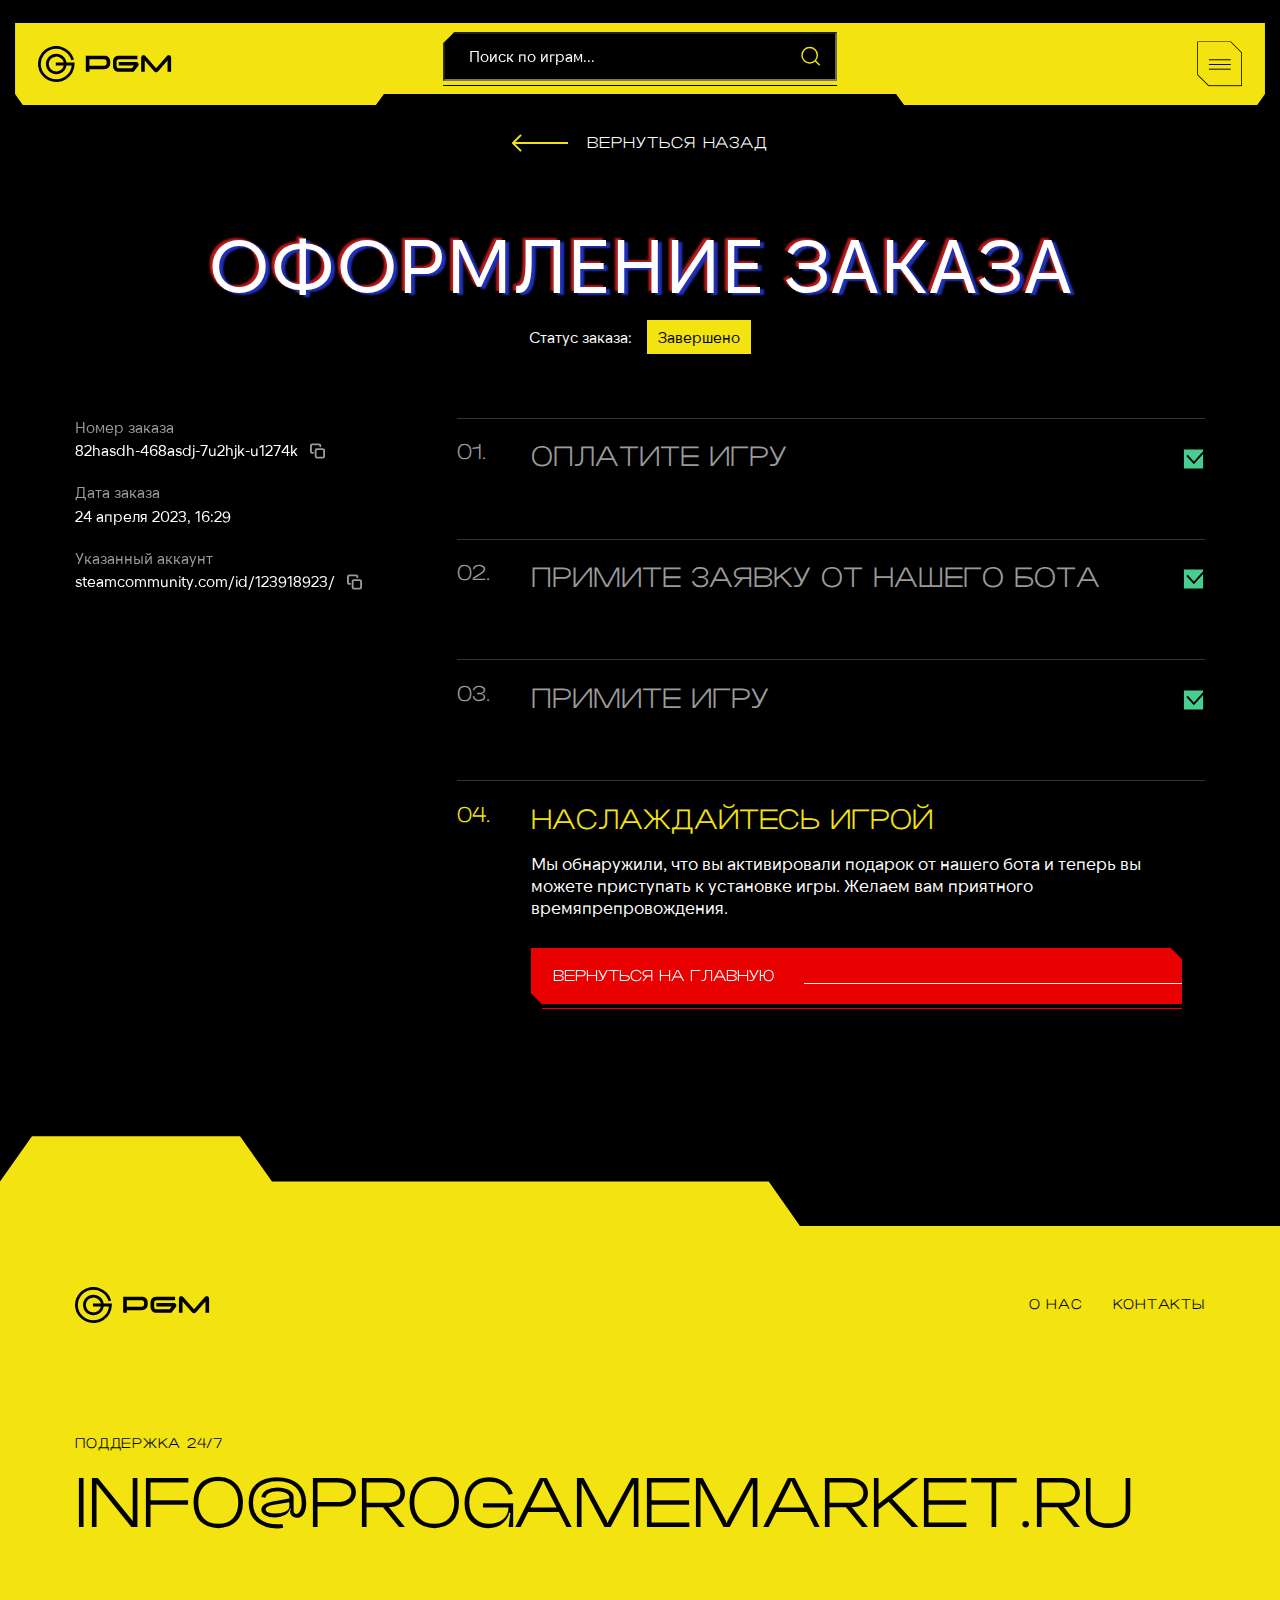
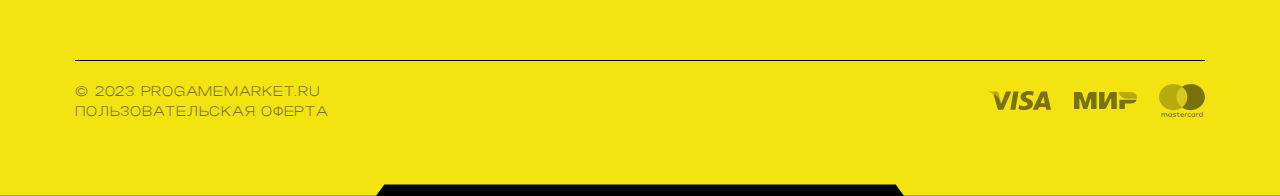
<file: checkout4.html>
<!DOCTYPE html>
<html lang="ru">

<head>
    <meta charset="UTF-8">
    <meta name="viewport" content="width=device-width, initial-scale=1.0">
    <meta name="description" content="">
    <meta name="keywords" content="">
    <link rel="stylesheet" href="css/libs.min.css">
    <link rel="stylesheet" href="css/style.min.css">
    <title>Оформление заказа</title>
</head>

<body class="m-page">
    <div class="wrapper">
        <header class="header">
            <div class="container">
                <div class="header__inner">
                    <a href="" class="header__logo logo">
                        <img src="img/logo.svg" alt="">
                    </a>

                    <div class="header-search">
                        <fieldset class="header-search__field">
                            <input class="_search-filed" type="text" placeholder="Поиск по играм...">
                            <button class="header-search__btn">
                                <img src="img/search-icon.svg" alt="">
                            </button>
                        </fieldset>

                        <div class="search-result">
                            <div class="_view1">
                                <div class="search-result__title text32 font2">
                                    Популярное
                                </div>
                                <div class="search-result__items">
                                    <a href="" class="search-card">
                                        <div class="search-card__img" style="background-image: url(img/search-img.webp);">
                                            <svg xmlns="http://www.w3.org/2000/svg" width="160" height="200" viewBox="0 0 160 200" fill="none">
                                                <path d="M0 0V-1H-1V0H0ZM148 0L148.707 -0.707107L148.414 -1H148V0ZM0 200H-1V201H0V200ZM148 200V201H148.414L148.707 200.707L148 200ZM160 188L160.707 188.707L161 188.414V188H160ZM160 161H161V160.598L160.721 160.307L160 161ZM148 148.5H147V148.902L147.279 149.193L148 148.5ZM148 51.5L147.279 50.8075L147 51.0977V51.5H148ZM160 39L160.721 39.6925L161 39.4023V39H160ZM160 12H161V11.5858L160.707 11.2929L160 12ZM0 1H148V-1H0V1ZM1 200V0H-1V200H1ZM148 199H0V201H148V199ZM159.293 187.293L147.293 199.293L148.707 200.707L160.707 188.707L159.293 187.293ZM159 161V188H161V161H159ZM160.721 160.307L148.721 147.807L147.279 149.193L159.279 161.693L160.721 160.307ZM149 148.5L149 51.5H147L147 148.5H149ZM148.721 52.1925L160.721 39.6925L159.279 38.3075L147.279 50.8075L148.721 52.1925ZM159 12V39H161V12H159ZM147.293 0.707107L159.293 12.7071L160.707 11.2929L148.707 -0.707107L147.293 0.707107Z" fill="#F2E311" mask="url(#path-1-inside-1_1743_1147)" />
                                            </svg>
                                        </div>
                                        <div class="search-card__title">
                                            <div class="text18 font2">GHOSTRUNNER 2</div>
                                        </div>
                                        <div class="search-card__price">
                                            <div class="text18 yellow-text yellow-shadow">
                                                1 999 ₽
                                            </div>
                                        </div>
                                    </a>

                                    <a href="" class="search-card">
                                        <div class="search-card__img" style="background-image: url(img/search-img2.webp);">
                                            <svg xmlns="http://www.w3.org/2000/svg" width="160" height="200" viewBox="0 0 160 200" fill="none">
                                                <path d="M0 0V-1H-1V0H0ZM148 0L148.707 -0.707107L148.414 -1H148V0ZM0 200H-1V201H0V200ZM148 200V201H148.414L148.707 200.707L148 200ZM160 188L160.707 188.707L161 188.414V188H160ZM160 161H161V160.598L160.721 160.307L160 161ZM148 148.5H147V148.902L147.279 149.193L148 148.5ZM148 51.5L147.279 50.8075L147 51.0977V51.5H148ZM160 39L160.721 39.6925L161 39.4023V39H160ZM160 12H161V11.5858L160.707 11.2929L160 12ZM0 1H148V-1H0V1ZM1 200V0H-1V200H1ZM148 199H0V201H148V199ZM159.293 187.293L147.293 199.293L148.707 200.707L160.707 188.707L159.293 187.293ZM159 161V188H161V161H159ZM160.721 160.307L148.721 147.807L147.279 149.193L159.279 161.693L160.721 160.307ZM149 148.5L149 51.5H147L147 148.5H149ZM148.721 52.1925L160.721 39.6925L159.279 38.3075L147.279 50.8075L148.721 52.1925ZM159 12V39H161V12H159ZM147.293 0.707107L159.293 12.7071L160.707 11.2929L148.707 -0.707107L147.293 0.707107Z" fill="#F2E311" mask="url(#path-1-inside-1_1743_1147)" />
                                            </svg>
                                        </div>
                                        <div class="search-card__title">
                                            <div class="text18 font2">Bish Bash Bots</div>
                                        </div>
                                        <div class="search-card__price">
                                            <div class="text18 yellow-text yellow-shadow">
                                                1 699 ₽
                                            </div>
                                        </div>
                                    </a>

                                    <a href="" class="search-card">
                                        <div class="search-card__img" style="background-image: url(img/search-img3.webp);">
                                            <svg xmlns="http://www.w3.org/2000/svg" width="160" height="200" viewBox="0 0 160 200" fill="none">
                                                <path d="M0 0V-1H-1V0H0ZM148 0L148.707 -0.707107L148.414 -1H148V0ZM0 200H-1V201H0V200ZM148 200V201H148.414L148.707 200.707L148 200ZM160 188L160.707 188.707L161 188.414V188H160ZM160 161H161V160.598L160.721 160.307L160 161ZM148 148.5H147V148.902L147.279 149.193L148 148.5ZM148 51.5L147.279 50.8075L147 51.0977V51.5H148ZM160 39L160.721 39.6925L161 39.4023V39H160ZM160 12H161V11.5858L160.707 11.2929L160 12ZM0 1H148V-1H0V1ZM1 200V0H-1V200H1ZM148 199H0V201H148V199ZM159.293 187.293L147.293 199.293L148.707 200.707L160.707 188.707L159.293 187.293ZM159 161V188H161V161H159ZM160.721 160.307L148.721 147.807L147.279 149.193L159.279 161.693L160.721 160.307ZM149 148.5L149 51.5H147L147 148.5H149ZM148.721 52.1925L160.721 39.6925L159.279 38.3075L147.279 50.8075L148.721 52.1925ZM159 12V39H161V12H159ZM147.293 0.707107L159.293 12.7071L160.707 11.2929L148.707 -0.707107L147.293 0.707107Z" fill="#F2E311" mask="url(#path-1-inside-1_1743_1147)" />
                                            </svg>
                                        </div>
                                        <div class="search-card__title">
                                            <div class="text18 font2">HELLBOY: WEB OF WYRD</div>
                                        </div>
                                        <div class="search-card__price">
                                            <div class="text18 yellow-text yellow-shadow">
                                                1 999 ₽
                                            </div>
                                        </div>
                                    </a>

                                    <a href="" class="search-card">
                                        <div class="search-card__img" style="background-image: url(img/search-img4.webp);">
                                            <svg xmlns="http://www.w3.org/2000/svg" width="160" height="200" viewBox="0 0 160 200" fill="none">
                                                <path d="M0 0V-1H-1V0H0ZM148 0L148.707 -0.707107L148.414 -1H148V0ZM0 200H-1V201H0V200ZM148 200V201H148.414L148.707 200.707L148 200ZM160 188L160.707 188.707L161 188.414V188H160ZM160 161H161V160.598L160.721 160.307L160 161ZM148 148.5H147V148.902L147.279 149.193L148 148.5ZM148 51.5L147.279 50.8075L147 51.0977V51.5H148ZM160 39L160.721 39.6925L161 39.4023V39H160ZM160 12H161V11.5858L160.707 11.2929L160 12ZM0 1H148V-1H0V1ZM1 200V0H-1V200H1ZM148 199H0V201H148V199ZM159.293 187.293L147.293 199.293L148.707 200.707L160.707 188.707L159.293 187.293ZM159 161V188H161V161H159ZM160.721 160.307L148.721 147.807L147.279 149.193L159.279 161.693L160.721 160.307ZM149 148.5L149 51.5H147L147 148.5H149ZM148.721 52.1925L160.721 39.6925L159.279 38.3075L147.279 50.8075L148.721 52.1925ZM159 12V39H161V12H159ZM147.293 0.707107L159.293 12.7071L160.707 11.2929L148.707 -0.707107L147.293 0.707107Z" fill="#F2E311" mask="url(#path-1-inside-1_1743_1147)" />
                                            </svg>
                                        </div>
                                        <div class="search-card__title">
                                            <div class="text18 font2">Alaskan Road Truckers</div>
                                        </div>
                                        <div class="search-card__price">
                                            <div class="text18 yellow-text yellow-shadow">
                                                999 ₽
                                            </div>
                                        </div>
                                    </a>

                                    <a href="" class="search-card">
                                        <div class="search-card__img" style="background-image: url(img/search-img.webp);">
                                            <svg xmlns="http://www.w3.org/2000/svg" width="160" height="200" viewBox="0 0 160 200" fill="none">
                                                <path d="M0 0V-1H-1V0H0ZM148 0L148.707 -0.707107L148.414 -1H148V0ZM0 200H-1V201H0V200ZM148 200V201H148.414L148.707 200.707L148 200ZM160 188L160.707 188.707L161 188.414V188H160ZM160 161H161V160.598L160.721 160.307L160 161ZM148 148.5H147V148.902L147.279 149.193L148 148.5ZM148 51.5L147.279 50.8075L147 51.0977V51.5H148ZM160 39L160.721 39.6925L161 39.4023V39H160ZM160 12H161V11.5858L160.707 11.2929L160 12ZM0 1H148V-1H0V1ZM1 200V0H-1V200H1ZM148 199H0V201H148V199ZM159.293 187.293L147.293 199.293L148.707 200.707L160.707 188.707L159.293 187.293ZM159 161V188H161V161H159ZM160.721 160.307L148.721 147.807L147.279 149.193L159.279 161.693L160.721 160.307ZM149 148.5L149 51.5H147L147 148.5H149ZM148.721 52.1925L160.721 39.6925L159.279 38.3075L147.279 50.8075L148.721 52.1925ZM159 12V39H161V12H159ZM147.293 0.707107L159.293 12.7071L160.707 11.2929L148.707 -0.707107L147.293 0.707107Z" fill="#F2E311" mask="url(#path-1-inside-1_1743_1147)" />
                                            </svg>
                                        </div>
                                        <div class="search-card__title">
                                            <div class="text18 font2">GHOSTRUNNER 2</div>
                                        </div>
                                        <div class="search-card__price">
                                            <div class="text18 yellow-text yellow-shadow">
                                                1 999 ₽
                                            </div>
                                        </div>
                                    </a>

                                    <a href="" class="search-card">
                                        <div class="search-card__img" style="background-image: url(img/search-img2.webp);">
                                            <svg xmlns="http://www.w3.org/2000/svg" width="160" height="200" viewBox="0 0 160 200" fill="none">
                                                <path d="M0 0V-1H-1V0H0ZM148 0L148.707 -0.707107L148.414 -1H148V0ZM0 200H-1V201H0V200ZM148 200V201H148.414L148.707 200.707L148 200ZM160 188L160.707 188.707L161 188.414V188H160ZM160 161H161V160.598L160.721 160.307L160 161ZM148 148.5H147V148.902L147.279 149.193L148 148.5ZM148 51.5L147.279 50.8075L147 51.0977V51.5H148ZM160 39L160.721 39.6925L161 39.4023V39H160ZM160 12H161V11.5858L160.707 11.2929L160 12ZM0 1H148V-1H0V1ZM1 200V0H-1V200H1ZM148 199H0V201H148V199ZM159.293 187.293L147.293 199.293L148.707 200.707L160.707 188.707L159.293 187.293ZM159 161V188H161V161H159ZM160.721 160.307L148.721 147.807L147.279 149.193L159.279 161.693L160.721 160.307ZM149 148.5L149 51.5H147L147 148.5H149ZM148.721 52.1925L160.721 39.6925L159.279 38.3075L147.279 50.8075L148.721 52.1925ZM159 12V39H161V12H159ZM147.293 0.707107L159.293 12.7071L160.707 11.2929L148.707 -0.707107L147.293 0.707107Z" fill="#F2E311" mask="url(#path-1-inside-1_1743_1147)" />
                                            </svg>
                                        </div>
                                        <div class="search-card__title">
                                            <div class="text18 font2">Bish Bash Bots</div>
                                        </div>
                                        <div class="search-card__price">
                                            <div class="text18 yellow-text yellow-shadow">
                                                1 699 ₽
                                            </div>
                                        </div>
                                    </a>

                                    <a href="" class="search-card">
                                        <div class="search-card__img" style="background-image: url(img/search-img3.webp);">
                                            <svg xmlns="http://www.w3.org/2000/svg" width="160" height="200" viewBox="0 0 160 200" fill="none">
                                                <path d="M0 0V-1H-1V0H0ZM148 0L148.707 -0.707107L148.414 -1H148V0ZM0 200H-1V201H0V200ZM148 200V201H148.414L148.707 200.707L148 200ZM160 188L160.707 188.707L161 188.414V188H160ZM160 161H161V160.598L160.721 160.307L160 161ZM148 148.5H147V148.902L147.279 149.193L148 148.5ZM148 51.5L147.279 50.8075L147 51.0977V51.5H148ZM160 39L160.721 39.6925L161 39.4023V39H160ZM160 12H161V11.5858L160.707 11.2929L160 12ZM0 1H148V-1H0V1ZM1 200V0H-1V200H1ZM148 199H0V201H148V199ZM159.293 187.293L147.293 199.293L148.707 200.707L160.707 188.707L159.293 187.293ZM159 161V188H161V161H159ZM160.721 160.307L148.721 147.807L147.279 149.193L159.279 161.693L160.721 160.307ZM149 148.5L149 51.5H147L147 148.5H149ZM148.721 52.1925L160.721 39.6925L159.279 38.3075L147.279 50.8075L148.721 52.1925ZM159 12V39H161V12H159ZM147.293 0.707107L159.293 12.7071L160.707 11.2929L148.707 -0.707107L147.293 0.707107Z" fill="#F2E311" mask="url(#path-1-inside-1_1743_1147)" />
                                            </svg>
                                        </div>
                                        <div class="search-card__title">
                                            <div class="text18 font2">HELLBOY: WEB OF WYRD</div>
                                        </div>
                                        <div class="search-card__price">
                                            <div class="text18 yellow-text yellow-shadow">
                                                1 999 ₽
                                            </div>
                                        </div>
                                    </a>

                                    <a href="" class="search-card">
                                        <div class="search-card__img" style="background-image: url(img/search-img4.webp);">
                                            <svg xmlns="http://www.w3.org/2000/svg" width="160" height="200" viewBox="0 0 160 200" fill="none">
                                                <path d="M0 0V-1H-1V0H0ZM148 0L148.707 -0.707107L148.414 -1H148V0ZM0 200H-1V201H0V200ZM148 200V201H148.414L148.707 200.707L148 200ZM160 188L160.707 188.707L161 188.414V188H160ZM160 161H161V160.598L160.721 160.307L160 161ZM148 148.5H147V148.902L147.279 149.193L148 148.5ZM148 51.5L147.279 50.8075L147 51.0977V51.5H148ZM160 39L160.721 39.6925L161 39.4023V39H160ZM160 12H161V11.5858L160.707 11.2929L160 12ZM0 1H148V-1H0V1ZM1 200V0H-1V200H1ZM148 199H0V201H148V199ZM159.293 187.293L147.293 199.293L148.707 200.707L160.707 188.707L159.293 187.293ZM159 161V188H161V161H159ZM160.721 160.307L148.721 147.807L147.279 149.193L159.279 161.693L160.721 160.307ZM149 148.5L149 51.5H147L147 148.5H149ZM148.721 52.1925L160.721 39.6925L159.279 38.3075L147.279 50.8075L148.721 52.1925ZM159 12V39H161V12H159ZM147.293 0.707107L159.293 12.7071L160.707 11.2929L148.707 -0.707107L147.293 0.707107Z" fill="#F2E311" mask="url(#path-1-inside-1_1743_1147)" />
                                            </svg>
                                        </div>
                                        <div class="search-card__title">
                                            <div class="text18 font2">Alaskan Road Truckers</div>
                                        </div>
                                        <div class="search-card__price">
                                            <div class="text18 yellow-text yellow-shadow">
                                                999 ₽
                                            </div>
                                        </div>
                                    </a>

                                </div>
                            </div>
                            <div class="_view2">
                                <div class="search-result__title text32 font2">
                                    Найдено: 24
                                </div>
                                <div class="search-result__items">
                                    <a href="" class="search-card">
                                        <div class="search-card__img" style="background-image: url(img/search-img.webp);">
                                            <svg xmlns="http://www.w3.org/2000/svg" width="160" height="200" viewBox="0 0 160 200" fill="none">
                                                <path d="M0 0V-1H-1V0H0ZM148 0L148.707 -0.707107L148.414 -1H148V0ZM0 200H-1V201H0V200ZM148 200V201H148.414L148.707 200.707L148 200ZM160 188L160.707 188.707L161 188.414V188H160ZM160 161H161V160.598L160.721 160.307L160 161ZM148 148.5H147V148.902L147.279 149.193L148 148.5ZM148 51.5L147.279 50.8075L147 51.0977V51.5H148ZM160 39L160.721 39.6925L161 39.4023V39H160ZM160 12H161V11.5858L160.707 11.2929L160 12ZM0 1H148V-1H0V1ZM1 200V0H-1V200H1ZM148 199H0V201H148V199ZM159.293 187.293L147.293 199.293L148.707 200.707L160.707 188.707L159.293 187.293ZM159 161V188H161V161H159ZM160.721 160.307L148.721 147.807L147.279 149.193L159.279 161.693L160.721 160.307ZM149 148.5L149 51.5H147L147 148.5H149ZM148.721 52.1925L160.721 39.6925L159.279 38.3075L147.279 50.8075L148.721 52.1925ZM159 12V39H161V12H159ZM147.293 0.707107L159.293 12.7071L160.707 11.2929L148.707 -0.707107L147.293 0.707107Z" fill="#F2E311" mask="url(#path-1-inside-1_1743_1147)" />
                                            </svg>
                                        </div>
                                        <div class="search-card__title">
                                            <div class="text18 font2">GHOSTRUNNER 2</div>
                                        </div>
                                        <div class="search-card__price">
                                            <div class="text18 yellow-text yellow-shadow">
                                                1 999 ₽
                                            </div>
                                        </div>
                                    </a>

                                    <a href="" class="search-card">
                                        <div class="search-card__img" style="background-image: url(img/search-img2.webp);">
                                            <svg xmlns="http://www.w3.org/2000/svg" width="160" height="200" viewBox="0 0 160 200" fill="none">
                                                <path d="M0 0V-1H-1V0H0ZM148 0L148.707 -0.707107L148.414 -1H148V0ZM0 200H-1V201H0V200ZM148 200V201H148.414L148.707 200.707L148 200ZM160 188L160.707 188.707L161 188.414V188H160ZM160 161H161V160.598L160.721 160.307L160 161ZM148 148.5H147V148.902L147.279 149.193L148 148.5ZM148 51.5L147.279 50.8075L147 51.0977V51.5H148ZM160 39L160.721 39.6925L161 39.4023V39H160ZM160 12H161V11.5858L160.707 11.2929L160 12ZM0 1H148V-1H0V1ZM1 200V0H-1V200H1ZM148 199H0V201H148V199ZM159.293 187.293L147.293 199.293L148.707 200.707L160.707 188.707L159.293 187.293ZM159 161V188H161V161H159ZM160.721 160.307L148.721 147.807L147.279 149.193L159.279 161.693L160.721 160.307ZM149 148.5L149 51.5H147L147 148.5H149ZM148.721 52.1925L160.721 39.6925L159.279 38.3075L147.279 50.8075L148.721 52.1925ZM159 12V39H161V12H159ZM147.293 0.707107L159.293 12.7071L160.707 11.2929L148.707 -0.707107L147.293 0.707107Z" fill="#F2E311" mask="url(#path-1-inside-1_1743_1147)" />
                                            </svg>
                                        </div>
                                        <div class="search-card__title">
                                            <div class="text18 font2">Bish Bash Bots</div>
                                        </div>
                                        <div class="search-card__price">
                                            <div class="text18 yellow-text yellow-shadow">
                                                1 699 ₽
                                            </div>
                                        </div>
                                    </a>

                                    <a href="" class="search-card">
                                        <div class="search-card__img" style="background-image: url(img/search-img3.webp);">
                                            <svg xmlns="http://www.w3.org/2000/svg" width="160" height="200" viewBox="0 0 160 200" fill="none">
                                                <path d="M0 0V-1H-1V0H0ZM148 0L148.707 -0.707107L148.414 -1H148V0ZM0 200H-1V201H0V200ZM148 200V201H148.414L148.707 200.707L148 200ZM160 188L160.707 188.707L161 188.414V188H160ZM160 161H161V160.598L160.721 160.307L160 161ZM148 148.5H147V148.902L147.279 149.193L148 148.5ZM148 51.5L147.279 50.8075L147 51.0977V51.5H148ZM160 39L160.721 39.6925L161 39.4023V39H160ZM160 12H161V11.5858L160.707 11.2929L160 12ZM0 1H148V-1H0V1ZM1 200V0H-1V200H1ZM148 199H0V201H148V199ZM159.293 187.293L147.293 199.293L148.707 200.707L160.707 188.707L159.293 187.293ZM159 161V188H161V161H159ZM160.721 160.307L148.721 147.807L147.279 149.193L159.279 161.693L160.721 160.307ZM149 148.5L149 51.5H147L147 148.5H149ZM148.721 52.1925L160.721 39.6925L159.279 38.3075L147.279 50.8075L148.721 52.1925ZM159 12V39H161V12H159ZM147.293 0.707107L159.293 12.7071L160.707 11.2929L148.707 -0.707107L147.293 0.707107Z" fill="#F2E311" mask="url(#path-1-inside-1_1743_1147)" />
                                            </svg>
                                        </div>
                                        <div class="search-card__title">
                                            <div class="text18 font2">HELLBOY: WEB OF WYRD</div>
                                        </div>
                                        <div class="search-card__price">
                                            <div class="text18 yellow-text yellow-shadow">
                                                1 999 ₽
                                            </div>
                                        </div>
                                    </a>

                                    <a href="" class="search-card">
                                        <div class="search-card__img" style="background-image: url(img/search-img4.webp);">
                                            <svg xmlns="http://www.w3.org/2000/svg" width="160" height="200" viewBox="0 0 160 200" fill="none">
                                                <path d="M0 0V-1H-1V0H0ZM148 0L148.707 -0.707107L148.414 -1H148V0ZM0 200H-1V201H0V200ZM148 200V201H148.414L148.707 200.707L148 200ZM160 188L160.707 188.707L161 188.414V188H160ZM160 161H161V160.598L160.721 160.307L160 161ZM148 148.5H147V148.902L147.279 149.193L148 148.5ZM148 51.5L147.279 50.8075L147 51.0977V51.5H148ZM160 39L160.721 39.6925L161 39.4023V39H160ZM160 12H161V11.5858L160.707 11.2929L160 12ZM0 1H148V-1H0V1ZM1 200V0H-1V200H1ZM148 199H0V201H148V199ZM159.293 187.293L147.293 199.293L148.707 200.707L160.707 188.707L159.293 187.293ZM159 161V188H161V161H159ZM160.721 160.307L148.721 147.807L147.279 149.193L159.279 161.693L160.721 160.307ZM149 148.5L149 51.5H147L147 148.5H149ZM148.721 52.1925L160.721 39.6925L159.279 38.3075L147.279 50.8075L148.721 52.1925ZM159 12V39H161V12H159ZM147.293 0.707107L159.293 12.7071L160.707 11.2929L148.707 -0.707107L147.293 0.707107Z" fill="#F2E311" mask="url(#path-1-inside-1_1743_1147)" />
                                            </svg>
                                        </div>
                                        <div class="search-card__title">
                                            <div class="text18 font2">Alaskan Road Truckers</div>
                                        </div>
                                        <div class="search-card__price">
                                            <div class="text18 yellow-text yellow-shadow">
                                                999 ₽
                                            </div>
                                        </div>
                                    </a>

                                    <a href="" class="search-card">
                                        <div class="search-card__img" style="background-image: url(img/search-img.webp);">
                                            <svg xmlns="http://www.w3.org/2000/svg" width="160" height="200" viewBox="0 0 160 200" fill="none">
                                                <path d="M0 0V-1H-1V0H0ZM148 0L148.707 -0.707107L148.414 -1H148V0ZM0 200H-1V201H0V200ZM148 200V201H148.414L148.707 200.707L148 200ZM160 188L160.707 188.707L161 188.414V188H160ZM160 161H161V160.598L160.721 160.307L160 161ZM148 148.5H147V148.902L147.279 149.193L148 148.5ZM148 51.5L147.279 50.8075L147 51.0977V51.5H148ZM160 39L160.721 39.6925L161 39.4023V39H160ZM160 12H161V11.5858L160.707 11.2929L160 12ZM0 1H148V-1H0V1ZM1 200V0H-1V200H1ZM148 199H0V201H148V199ZM159.293 187.293L147.293 199.293L148.707 200.707L160.707 188.707L159.293 187.293ZM159 161V188H161V161H159ZM160.721 160.307L148.721 147.807L147.279 149.193L159.279 161.693L160.721 160.307ZM149 148.5L149 51.5H147L147 148.5H149ZM148.721 52.1925L160.721 39.6925L159.279 38.3075L147.279 50.8075L148.721 52.1925ZM159 12V39H161V12H159ZM147.293 0.707107L159.293 12.7071L160.707 11.2929L148.707 -0.707107L147.293 0.707107Z" fill="#F2E311" mask="url(#path-1-inside-1_1743_1147)" />
                                            </svg>
                                        </div>
                                        <div class="search-card__title">
                                            <div class="text18 font2">GHOSTRUNNER 2</div>
                                        </div>
                                        <div class="search-card__price">
                                            <div class="text18 yellow-text yellow-shadow">
                                                1 999 ₽
                                            </div>
                                        </div>
                                    </a>

                                    <a href="" class="search-card">
                                        <div class="search-card__img" style="background-image: url(img/search-img2.webp);">
                                            <svg xmlns="http://www.w3.org/2000/svg" width="160" height="200" viewBox="0 0 160 200" fill="none">
                                                <path d="M0 0V-1H-1V0H0ZM148 0L148.707 -0.707107L148.414 -1H148V0ZM0 200H-1V201H0V200ZM148 200V201H148.414L148.707 200.707L148 200ZM160 188L160.707 188.707L161 188.414V188H160ZM160 161H161V160.598L160.721 160.307L160 161ZM148 148.5H147V148.902L147.279 149.193L148 148.5ZM148 51.5L147.279 50.8075L147 51.0977V51.5H148ZM160 39L160.721 39.6925L161 39.4023V39H160ZM160 12H161V11.5858L160.707 11.2929L160 12ZM0 1H148V-1H0V1ZM1 200V0H-1V200H1ZM148 199H0V201H148V199ZM159.293 187.293L147.293 199.293L148.707 200.707L160.707 188.707L159.293 187.293ZM159 161V188H161V161H159ZM160.721 160.307L148.721 147.807L147.279 149.193L159.279 161.693L160.721 160.307ZM149 148.5L149 51.5H147L147 148.5H149ZM148.721 52.1925L160.721 39.6925L159.279 38.3075L147.279 50.8075L148.721 52.1925ZM159 12V39H161V12H159ZM147.293 0.707107L159.293 12.7071L160.707 11.2929L148.707 -0.707107L147.293 0.707107Z" fill="#F2E311" mask="url(#path-1-inside-1_1743_1147)" />
                                            </svg>
                                        </div>
                                        <div class="search-card__title">
                                            <div class="text18 font2">Bish Bash Bots</div>
                                        </div>
                                        <div class="search-card__price">
                                            <div class="text18 yellow-text yellow-shadow">
                                                1 699 ₽
                                            </div>
                                        </div>
                                    </a>

                                    <a href="" class="search-card">
                                        <div class="search-card__img" style="background-image: url(img/search-img3.webp);">
                                            <svg xmlns="http://www.w3.org/2000/svg" width="160" height="200" viewBox="0 0 160 200" fill="none">
                                                <path d="M0 0V-1H-1V0H0ZM148 0L148.707 -0.707107L148.414 -1H148V0ZM0 200H-1V201H0V200ZM148 200V201H148.414L148.707 200.707L148 200ZM160 188L160.707 188.707L161 188.414V188H160ZM160 161H161V160.598L160.721 160.307L160 161ZM148 148.5H147V148.902L147.279 149.193L148 148.5ZM148 51.5L147.279 50.8075L147 51.0977V51.5H148ZM160 39L160.721 39.6925L161 39.4023V39H160ZM160 12H161V11.5858L160.707 11.2929L160 12ZM0 1H148V-1H0V1ZM1 200V0H-1V200H1ZM148 199H0V201H148V199ZM159.293 187.293L147.293 199.293L148.707 200.707L160.707 188.707L159.293 187.293ZM159 161V188H161V161H159ZM160.721 160.307L148.721 147.807L147.279 149.193L159.279 161.693L160.721 160.307ZM149 148.5L149 51.5H147L147 148.5H149ZM148.721 52.1925L160.721 39.6925L159.279 38.3075L147.279 50.8075L148.721 52.1925ZM159 12V39H161V12H159ZM147.293 0.707107L159.293 12.7071L160.707 11.2929L148.707 -0.707107L147.293 0.707107Z" fill="#F2E311" mask="url(#path-1-inside-1_1743_1147)" />
                                            </svg>
                                        </div>
                                        <div class="search-card__title">
                                            <div class="text18 font2">HELLBOY: WEB OF WYRD</div>
                                        </div>
                                        <div class="search-card__price">
                                            <div class="text18 yellow-text yellow-shadow">
                                                1 999 ₽
                                            </div>
                                        </div>
                                    </a>

                                    <a href="" class="search-card">
                                        <div class="search-card__img" style="background-image: url(img/search-img4.webp);">
                                            <svg xmlns="http://www.w3.org/2000/svg" width="160" height="200" viewBox="0 0 160 200" fill="none">
                                                <path d="M0 0V-1H-1V0H0ZM148 0L148.707 -0.707107L148.414 -1H148V0ZM0 200H-1V201H0V200ZM148 200V201H148.414L148.707 200.707L148 200ZM160 188L160.707 188.707L161 188.414V188H160ZM160 161H161V160.598L160.721 160.307L160 161ZM148 148.5H147V148.902L147.279 149.193L148 148.5ZM148 51.5L147.279 50.8075L147 51.0977V51.5H148ZM160 39L160.721 39.6925L161 39.4023V39H160ZM160 12H161V11.5858L160.707 11.2929L160 12ZM0 1H148V-1H0V1ZM1 200V0H-1V200H1ZM148 199H0V201H148V199ZM159.293 187.293L147.293 199.293L148.707 200.707L160.707 188.707L159.293 187.293ZM159 161V188H161V161H159ZM160.721 160.307L148.721 147.807L147.279 149.193L159.279 161.693L160.721 160.307ZM149 148.5L149 51.5H147L147 148.5H149ZM148.721 52.1925L160.721 39.6925L159.279 38.3075L147.279 50.8075L148.721 52.1925ZM159 12V39H161V12H159ZM147.293 0.707107L159.293 12.7071L160.707 11.2929L148.707 -0.707107L147.293 0.707107Z" fill="#F2E311" mask="url(#path-1-inside-1_1743_1147)" />
                                            </svg>
                                        </div>
                                        <div class="search-card__title">
                                            <div class="text18 font2">Alaskan Road Truckers</div>
                                        </div>
                                        <div class="search-card__price">
                                            <div class="text18 yellow-text yellow-shadow">
                                                999 ₽
                                            </div>
                                        </div>
                                    </a>

                                    <a href="" class="search-card">
                                        <div class="search-card__img" style="background-image: url(img/search-img.webp);">
                                            <svg xmlns="http://www.w3.org/2000/svg" width="160" height="200" viewBox="0 0 160 200" fill="none">
                                                <path d="M0 0V-1H-1V0H0ZM148 0L148.707 -0.707107L148.414 -1H148V0ZM0 200H-1V201H0V200ZM148 200V201H148.414L148.707 200.707L148 200ZM160 188L160.707 188.707L161 188.414V188H160ZM160 161H161V160.598L160.721 160.307L160 161ZM148 148.5H147V148.902L147.279 149.193L148 148.5ZM148 51.5L147.279 50.8075L147 51.0977V51.5H148ZM160 39L160.721 39.6925L161 39.4023V39H160ZM160 12H161V11.5858L160.707 11.2929L160 12ZM0 1H148V-1H0V1ZM1 200V0H-1V200H1ZM148 199H0V201H148V199ZM159.293 187.293L147.293 199.293L148.707 200.707L160.707 188.707L159.293 187.293ZM159 161V188H161V161H159ZM160.721 160.307L148.721 147.807L147.279 149.193L159.279 161.693L160.721 160.307ZM149 148.5L149 51.5H147L147 148.5H149ZM148.721 52.1925L160.721 39.6925L159.279 38.3075L147.279 50.8075L148.721 52.1925ZM159 12V39H161V12H159ZM147.293 0.707107L159.293 12.7071L160.707 11.2929L148.707 -0.707107L147.293 0.707107Z" fill="#F2E311" mask="url(#path-1-inside-1_1743_1147)" />
                                            </svg>
                                        </div>
                                        <div class="search-card__title">
                                            <div class="text18 font2">GHOSTRUNNER 2</div>
                                        </div>
                                        <div class="search-card__price">
                                            <div class="text18 yellow-text yellow-shadow">
                                                1 999 ₽
                                            </div>
                                        </div>
                                    </a>

                                    <a href="" class="search-card">
                                        <div class="search-card__img" style="background-image: url(img/search-img2.webp);">
                                            <svg xmlns="http://www.w3.org/2000/svg" width="160" height="200" viewBox="0 0 160 200" fill="none">
                                                <path d="M0 0V-1H-1V0H0ZM148 0L148.707 -0.707107L148.414 -1H148V0ZM0 200H-1V201H0V200ZM148 200V201H148.414L148.707 200.707L148 200ZM160 188L160.707 188.707L161 188.414V188H160ZM160 161H161V160.598L160.721 160.307L160 161ZM148 148.5H147V148.902L147.279 149.193L148 148.5ZM148 51.5L147.279 50.8075L147 51.0977V51.5H148ZM160 39L160.721 39.6925L161 39.4023V39H160ZM160 12H161V11.5858L160.707 11.2929L160 12ZM0 1H148V-1H0V1ZM1 200V0H-1V200H1ZM148 199H0V201H148V199ZM159.293 187.293L147.293 199.293L148.707 200.707L160.707 188.707L159.293 187.293ZM159 161V188H161V161H159ZM160.721 160.307L148.721 147.807L147.279 149.193L159.279 161.693L160.721 160.307ZM149 148.5L149 51.5H147L147 148.5H149ZM148.721 52.1925L160.721 39.6925L159.279 38.3075L147.279 50.8075L148.721 52.1925ZM159 12V39H161V12H159ZM147.293 0.707107L159.293 12.7071L160.707 11.2929L148.707 -0.707107L147.293 0.707107Z" fill="#F2E311" mask="url(#path-1-inside-1_1743_1147)" />
                                            </svg>
                                        </div>
                                        <div class="search-card__title">
                                            <div class="text18 font2">Bish Bash Bots</div>
                                        </div>
                                        <div class="search-card__price">
                                            <div class="text18 yellow-text yellow-shadow">
                                                1 699 ₽
                                            </div>
                                        </div>
                                    </a>

                                    <a href="" class="search-card">
                                        <div class="search-card__img" style="background-image: url(img/search-img3.webp);">
                                            <svg xmlns="http://www.w3.org/2000/svg" width="160" height="200" viewBox="0 0 160 200" fill="none">
                                                <path d="M0 0V-1H-1V0H0ZM148 0L148.707 -0.707107L148.414 -1H148V0ZM0 200H-1V201H0V200ZM148 200V201H148.414L148.707 200.707L148 200ZM160 188L160.707 188.707L161 188.414V188H160ZM160 161H161V160.598L160.721 160.307L160 161ZM148 148.5H147V148.902L147.279 149.193L148 148.5ZM148 51.5L147.279 50.8075L147 51.0977V51.5H148ZM160 39L160.721 39.6925L161 39.4023V39H160ZM160 12H161V11.5858L160.707 11.2929L160 12ZM0 1H148V-1H0V1ZM1 200V0H-1V200H1ZM148 199H0V201H148V199ZM159.293 187.293L147.293 199.293L148.707 200.707L160.707 188.707L159.293 187.293ZM159 161V188H161V161H159ZM160.721 160.307L148.721 147.807L147.279 149.193L159.279 161.693L160.721 160.307ZM149 148.5L149 51.5H147L147 148.5H149ZM148.721 52.1925L160.721 39.6925L159.279 38.3075L147.279 50.8075L148.721 52.1925ZM159 12V39H161V12H159ZM147.293 0.707107L159.293 12.7071L160.707 11.2929L148.707 -0.707107L147.293 0.707107Z" fill="#F2E311" mask="url(#path-1-inside-1_1743_1147)" />
                                            </svg>
                                        </div>
                                        <div class="search-card__title">
                                            <div class="text18 font2">HELLBOY: WEB OF WYRD</div>
                                        </div>
                                        <div class="search-card__price">
                                            <div class="text18 yellow-text yellow-shadow">
                                                1 999 ₽
                                            </div>
                                        </div>
                                    </a>

                                    <div class="search-more">
                                        <a href="" class="search-more__inner font2">
                                            <div class="text32">
                                                +15
                                            </div>
                                            <div class="text18">
                                                Показать
                                                все
                                            </div>
                                        </a>
                                    </div>
                                </div>
                            </div>
                        </div>
                    </div>


                    <button class="burger">
                        <svg class="burger__border" xmlns="http://www.w3.org/2000/svg" width="48" height="48" viewBox="0 0 48 48" fill="none">
                            <mask id="path-1-inside-1_1619_130" fill="white">
                                <path fill-rule="evenodd" clip-rule="evenodd" d="M0 0H36L48 12V48H12L0 36V0Z" />
                            </mask>
                            <path d="M36 0L36.7071 -0.707107L36.4142 -1H36V0ZM0 0V-1H-1V0H0ZM48 12H49V11.5858L48.7071 11.2929L48 12ZM48 48V49H49V48H48ZM12 48L11.2929 48.7071L11.5858 49H12V48ZM0 36H-1V36.4142L-0.707107 36.7071L0 36ZM36 -1H0V1H36V-1ZM48.7071 11.2929L36.7071 -0.707107L35.2929 0.707107L47.2929 12.7071L48.7071 11.2929ZM49 48V12H47V48H49ZM12 49H48V47H12V49ZM12.7071 47.2929L0.707107 35.2929L-0.707107 36.7071L11.2929 48.7071L12.7071 47.2929ZM-1 0V36H1V0H-1Z" fill="black" mask="url(#path-1-inside-1_1619_130)" />
                        </svg>
                        <svg class="burger__icon _view1" width="24" height="24" viewBox="0 0 24 24" fill="none" xmlns="http://www.w3.org/2000/svg">
                            <rect y="7" width="24" height="1" fill="black" />
                            <rect y="12" width="24" height="1" fill="black" />
                            <rect y="17" width="24" height="1" fill="black" />
                        </svg>
                        <svg class="burger__icon _view2" width="24" height="24" viewBox="0 0 24 24" fill="none" xmlns="http://www.w3.org/2000/svg">
                            <path d="M4.89035 4L20 19.3345L19.3704 19.9734L4.26078 4.63894L4.89035 4Z" fill="white" />
                            <path d="M4 19.3611L19.1097 4.0266L19.7392 4.66554L4.62957 20L4 19.3611Z" fill="white" />
                        </svg>
                    </button>

                    <div class="menu">
                        <div class="menu__links">
                            <a href="" class="menu__link"><span class="text24">О нас</span></a>
                            <a href="" class="menu__link"><span class="text24">Контакты</span></a>
                        </div>
                        <div class="menu__support">
                            <div class="text14">Поддержка 24/7</div>
                            <a href="mailto:info@progamemarket.ru" class="menu__support-link"><span class="text24">info@progamemarket.ru</span></a>
                        </div>
                    </div>
                </div>
            </div>

        </header>
        <main class="content">

            <section class="checkout">
                <div class="container">
                    <div class="page-top">
                        <div class="page-top__nav">
                            <a href="" class="page-top__back">
                                <img src="img/prev.svg" alt="">
                                <span class="text18">Вернуться назад</span>
                            </a>
                        </div>
                        <div class="page-top__title">
                            <h1 class="text80 m-title">
                                Оформление заказа
                            </h1>
                        </div>
                    </div>

                    <div class="checkout__status">
                        <div class="text16">Статус заказа:</div>
                        <div class="badge" style="background-color: #F2E311;">
                            <span class="text16">Завершено</span>
                        </div>
                    </div>


                    <div class="checkout__grid">
                        <div class="checkout__col">
                            <div class="checkout-info">
                                <div class="checkout-info__group">
                                    <div class="text16 lh130 gray-text">
                                        Номер заказа
                                    </div>
                                    <div class="checkout-info__item">
                                        <div class="text16 lh130">
                                            82hasdh-468asdj-7u2hjk-u1274k
                                        </div>
                                        <button data-text="82hasdh-468asdj-7u2hjk-u1274k" class="copy-btn">
                                            <svg width="16" height="17" viewBox="0 0 16 17" fill="none" xmlns="http://www.w3.org/2000/svg">
                                                <path d="M13.6154 6.5H7.38462C6.61991 6.5 6 7.11991 6 7.88462V14.1154C6 14.8801 6.61991 15.5 7.38462 15.5H13.6154C14.3801 15.5 15 14.8801 15 14.1154V7.88462C15 7.11991 14.3801 6.5 13.6154 6.5Z" stroke="#9A9A9A" stroke-width="2" stroke-linecap="round" stroke-linejoin="round" />
                                                <path d="M3.30769 10.5H2.53846C2.13044 10.5 1.73912 10.3541 1.4506 10.0945C1.16209 9.83479 1 9.48261 1 9.11538V2.88462C1 2.51739 1.16209 2.16521 1.4506 1.90554C1.73912 1.64588 2.13044 1.5 2.53846 1.5H9.46154C9.86956 1.5 10.2609 1.64588 10.5494 1.90554C10.8379 2.16521 11 2.51739 11 2.88462V3.57692" stroke="#9A9A9A" stroke-width="2" stroke-linecap="round" stroke-linejoin="round" />
                                            </svg>
                                        </button>
                                    </div>
                                </div>
                                <div class="checkout-info__group">
                                    <div class="text16 lh130 gray-text">
                                        Дата заказа
                                    </div>
                                    <div class="text16 lh130">
                                        24 апреля 2023, 16:29
                                    </div>
                                </div>
                                <div class="checkout-info__group">
                                    <div class="text16 lh130 gray-text">
                                        Указанный аккаунт
                                    </div>
                                    <div class="checkout-info__item">
                                        <div class="text16 lh130">
                                            steamcommunity.com/id/123918923/
                                        </div>
                                        <button data-text="82hasdh-468asdj-7u2hjk-u1274k" class="copy-btn">
                                            <svg width="16" height="17" viewBox="0 0 16 17" fill="none" xmlns="http://www.w3.org/2000/svg">
                                                <path d="M13.6154 6.5H7.38462C6.61991 6.5 6 7.11991 6 7.88462V14.1154C6 14.8801 6.61991 15.5 7.38462 15.5H13.6154C14.3801 15.5 15 14.8801 15 14.1154V7.88462C15 7.11991 14.3801 6.5 13.6154 6.5Z" stroke="#9A9A9A" stroke-width="2" stroke-linecap="round" stroke-linejoin="round" />
                                                <path d="M3.30769 10.5H2.53846C2.13044 10.5 1.73912 10.3541 1.4506 10.0945C1.16209 9.83479 1 9.48261 1 9.11538V2.88462C1 2.51739 1.16209 2.16521 1.4506 1.90554C1.73912 1.64588 2.13044 1.5 2.53846 1.5H9.46154C9.86956 1.5 10.2609 1.64588 10.5494 1.90554C10.8379 2.16521 11 2.51739 11 2.88462V3.57692" stroke="#9A9A9A" stroke-width="2" stroke-linecap="round" stroke-linejoin="round" />
                                            </svg>
                                        </button>
                                    </div>
                                </div>
                            </div>

                        </div>
                        <div class="checkout__col">
                            <div class="checkout__steps">
                                <div class="checkout-step _finished">
                                    <div class="checkout-step__num">
                                        <div class="text24 font2">
                                            01.
                                        </div>
                                    </div>
                                    <div class="checkout-step__content">
                                        <div class="checkout-step__title">
                                            <div class="text32 font2">
                                                Оплатите игру
                                            </div>
                                        </div>
                                    </div>
                                </div>

                                <div class="checkout-step _finished">
                                    <div class="checkout-step__num">
                                        <div class="text24 font2">
                                            02.
                                        </div>
                                    </div>
                                    <div class="checkout-step__content">
                                        <div class="checkout-step__title">
                                            <div class="text32 font2">
                                                Примите заявку от нашего бота
                                            </div>
                                        </div>
                                    </div>
                                </div>

                                <div class="checkout-step _finished">
                                    <div class="checkout-step__num">
                                        <div class="text24 font2">
                                            03.
                                        </div>
                                    </div>
                                    <div class="checkout-step__content">
                                        <div class="checkout-step__title">
                                            <div class="text32 font2">
                                                Примите игру
                                            </div>
                                        </div>
                                    </div>
                                </div>

                                <div class="checkout-step _active">
                                    <div class="checkout-step__num">
                                        <div class="text24 font2">
                                            04.
                                        </div>
                                    </div>
                                    <div class="checkout-step__content">
                                        <div class="checkout-step__title">
                                            <div class="text32 font2">
                                                наслаждайтесь игрой
                                            </div>
                                        </div>
                                        <div class="checkout-req">
                                            <div class="text18 lh130">
                                                Мы обнаружили, что вы активировали подарок от нашего бота и теперь
                                                вы можете приступать к установке игры. Желаем вам приятного времяпрепровождения.
                                            </div>
                                        </div>
                                        <div class="checkout-step__link m-btn-hexagon__wrap">
                                            <a href="" class="m-btn m-btn-red m-btn-hexagon">
                                                <span>Вернуться на главную</span>
                                            </a>
                                        </div>
                                    </div>
                                </div>
                            </div>
                        </div>
                    </div>
                </div>
            </section>

        </main>
        <footer class="footer">
            <div class="container">
                <div class="footer__top">
                    <a href="" class="footer__logo logo">
                        <img src="img/logo.svg" alt="">
                    </a>
                    <div class="footer-nav">
                        <a href="" class="footer-nav__link"><span class="text16">О нас</span></a>
                        <a href="" class="footer-nav__link"><span class="text16">Контакты</span></a>
                    </div>
                </div>
                <div class="footer-support">
                    <div class="text16">Поддержка 24/7</div>
                    <a href="mailto:info@progamemarket.ru" class="footer-support__link">
                        <span class="text80">info@progamemarket.ru</span>
                    </a>
                </div>
                <div class="footer__bottom">
                    <div class="footer-info">
                        <div class="text16">
                            © 2023 progamemarket.ru
                        </div>
                        <a href="" class="text16">
                            Пользовательская оферта
                        </a>
                    </div>

                    <div class="footer-pay">
                        <div class="footer-pay__item">
                            <img src="img/pay.svg" alt="">
                        </div>
                        <div class="footer-pay__item">
                            <img src="img/pay2.svg" alt="">
                        </div>
                        <div class="footer-pay__item">
                            <img src="img/pay3.svg" alt="">
                        </div>
                    </div>
                </div>
            </div>

        </footer>
    </div>

    <script src="js/libs.min.js"></script>
    <script src="js/main.min.js"></script>

</body>

</html>
</file>
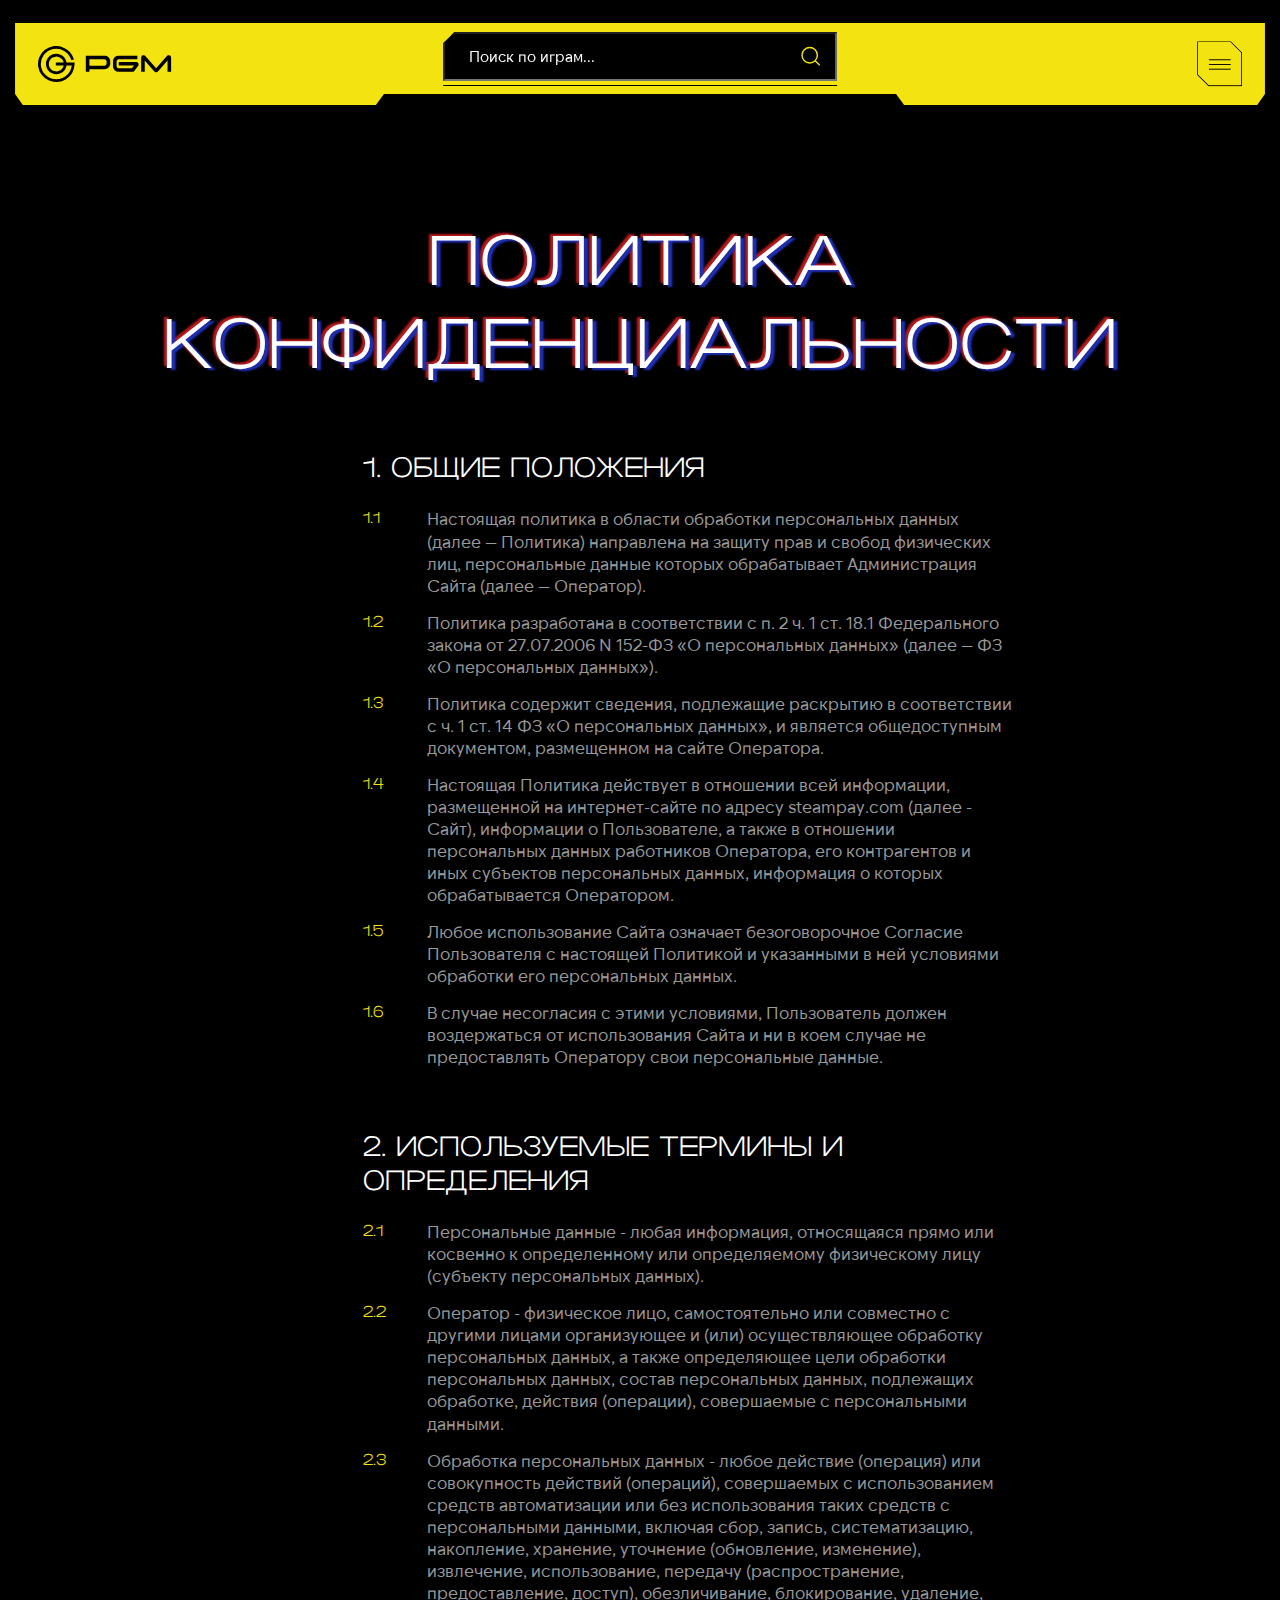
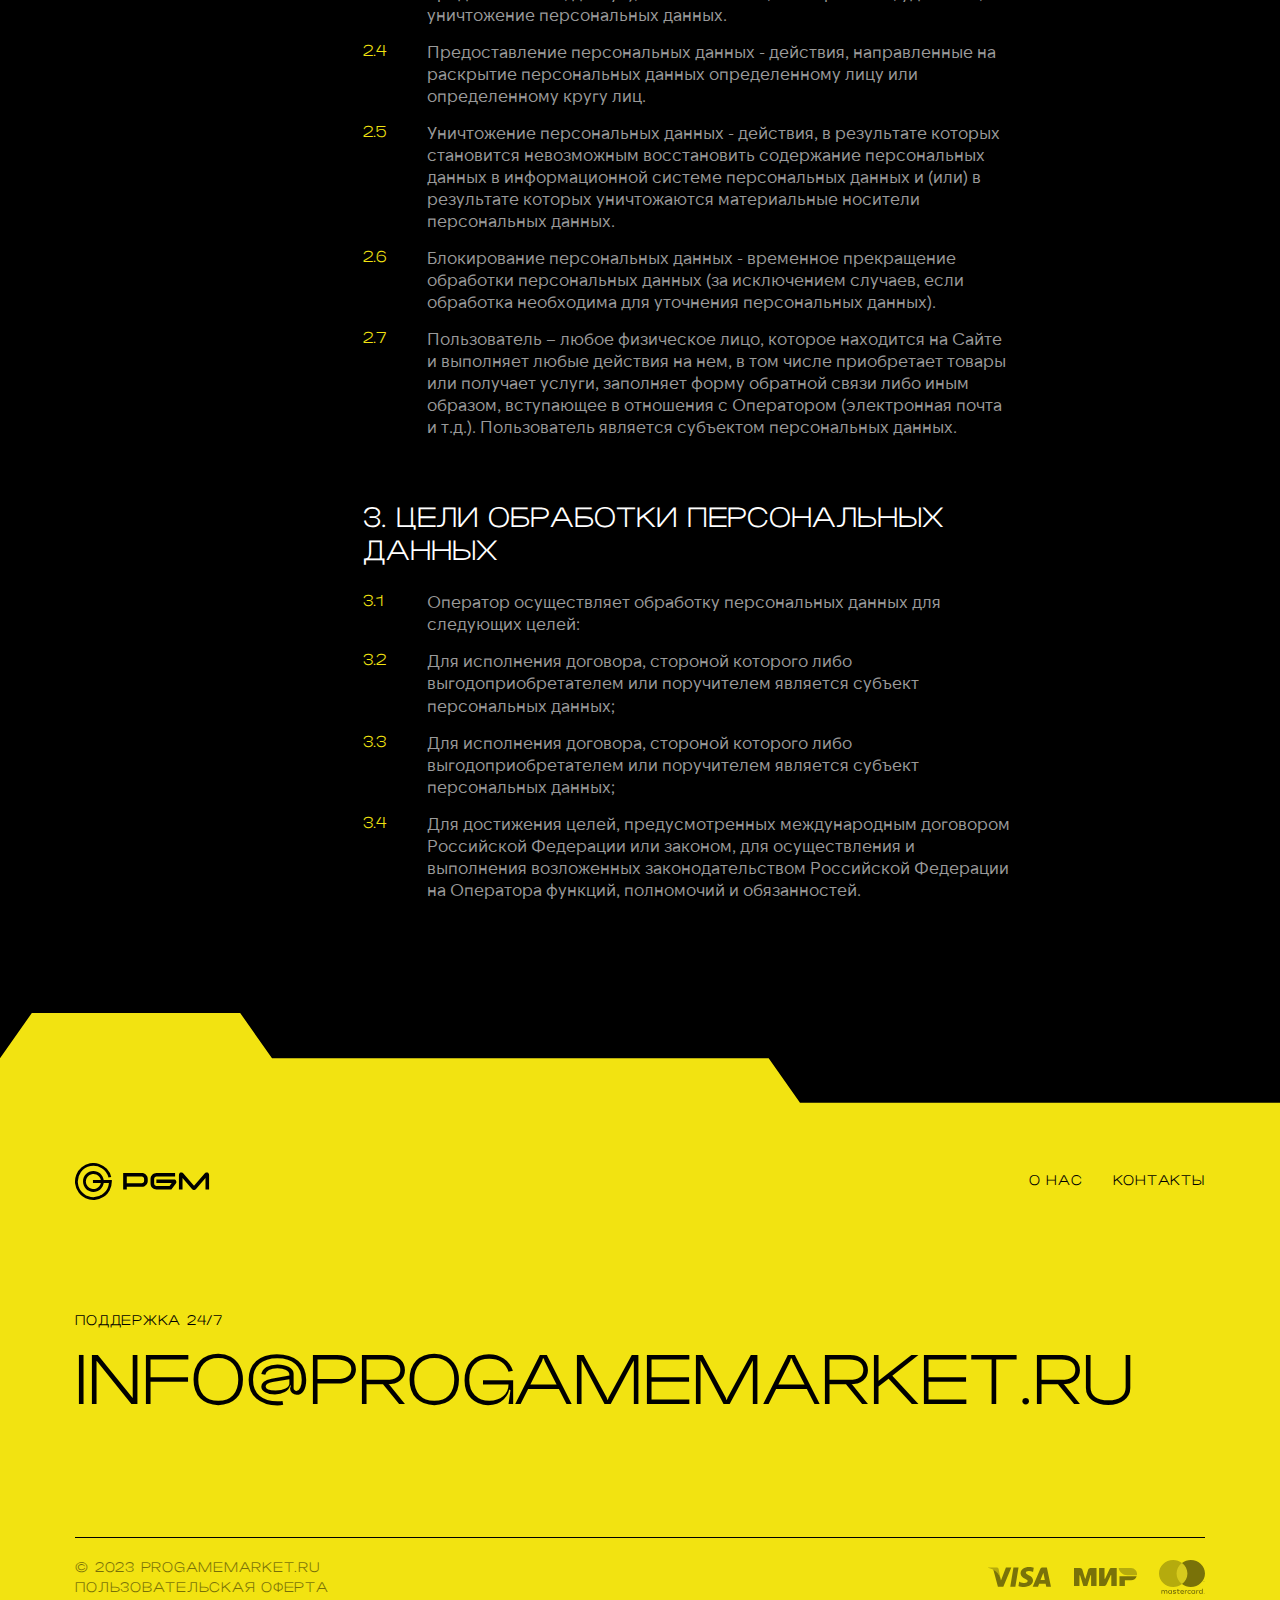
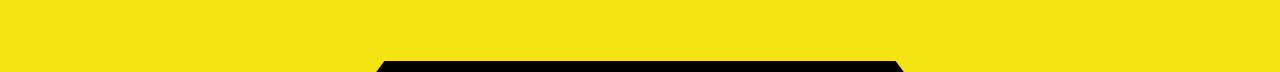
<file: conf.html>
<!DOCTYPE html>
<html lang="ru">

<head>
    <meta charset="UTF-8">
    <meta name="viewport" content="width=device-width, initial-scale=1.0">
    <meta name="description" content="">
    <meta name="keywords" content="">
    <link rel="stylesheet" href="css/libs.min.css">
    <link rel="stylesheet" href="css/style.min.css">
    <title>Оформление заказа</title>
</head>

<body class="m-page">
    <div class="wrapper">
        <header class="header">
            <div class="container">
                <div class="header__inner">
                    <a href="" class="header__logo logo">
                        <img src="img/logo.svg" alt="">
                    </a>

                    <div class="header-search">
                        <fieldset class="header-search__field">
                            <input class="_search-filed" type="text" placeholder="Поиск по играм...">
                            <button class="header-search__btn">
                                <img src="img/search-icon.svg" alt="">
                            </button>
                        </fieldset>

                        <div class="search-result">
                            <div class="_view1">
                                <div class="search-result__title text32 font2">
                                    Популярное
                                </div>
                                <div class="search-result__items">
                                    <a href="" class="search-card">
                                        <div class="search-card__img" style="background-image: url(img/search-img.webp);">
                                            <svg xmlns="http://www.w3.org/2000/svg" width="160" height="200" viewBox="0 0 160 200" fill="none">
                                                <path d="M0 0V-1H-1V0H0ZM148 0L148.707 -0.707107L148.414 -1H148V0ZM0 200H-1V201H0V200ZM148 200V201H148.414L148.707 200.707L148 200ZM160 188L160.707 188.707L161 188.414V188H160ZM160 161H161V160.598L160.721 160.307L160 161ZM148 148.5H147V148.902L147.279 149.193L148 148.5ZM148 51.5L147.279 50.8075L147 51.0977V51.5H148ZM160 39L160.721 39.6925L161 39.4023V39H160ZM160 12H161V11.5858L160.707 11.2929L160 12ZM0 1H148V-1H0V1ZM1 200V0H-1V200H1ZM148 199H0V201H148V199ZM159.293 187.293L147.293 199.293L148.707 200.707L160.707 188.707L159.293 187.293ZM159 161V188H161V161H159ZM160.721 160.307L148.721 147.807L147.279 149.193L159.279 161.693L160.721 160.307ZM149 148.5L149 51.5H147L147 148.5H149ZM148.721 52.1925L160.721 39.6925L159.279 38.3075L147.279 50.8075L148.721 52.1925ZM159 12V39H161V12H159ZM147.293 0.707107L159.293 12.7071L160.707 11.2929L148.707 -0.707107L147.293 0.707107Z" fill="#F2E311" mask="url(#path-1-inside-1_1743_1147)" />
                                            </svg>
                                        </div>
                                        <div class="search-card__title">
                                            <div class="text18 font2">GHOSTRUNNER 2</div>
                                        </div>
                                        <div class="search-card__price">
                                            <div class="text18 yellow-text yellow-shadow">
                                                1 999 ₽
                                            </div>
                                        </div>
                                    </a>

                                    <a href="" class="search-card">
                                        <div class="search-card__img" style="background-image: url(img/search-img2.webp);">
                                            <svg xmlns="http://www.w3.org/2000/svg" width="160" height="200" viewBox="0 0 160 200" fill="none">
                                                <path d="M0 0V-1H-1V0H0ZM148 0L148.707 -0.707107L148.414 -1H148V0ZM0 200H-1V201H0V200ZM148 200V201H148.414L148.707 200.707L148 200ZM160 188L160.707 188.707L161 188.414V188H160ZM160 161H161V160.598L160.721 160.307L160 161ZM148 148.5H147V148.902L147.279 149.193L148 148.5ZM148 51.5L147.279 50.8075L147 51.0977V51.5H148ZM160 39L160.721 39.6925L161 39.4023V39H160ZM160 12H161V11.5858L160.707 11.2929L160 12ZM0 1H148V-1H0V1ZM1 200V0H-1V200H1ZM148 199H0V201H148V199ZM159.293 187.293L147.293 199.293L148.707 200.707L160.707 188.707L159.293 187.293ZM159 161V188H161V161H159ZM160.721 160.307L148.721 147.807L147.279 149.193L159.279 161.693L160.721 160.307ZM149 148.5L149 51.5H147L147 148.5H149ZM148.721 52.1925L160.721 39.6925L159.279 38.3075L147.279 50.8075L148.721 52.1925ZM159 12V39H161V12H159ZM147.293 0.707107L159.293 12.7071L160.707 11.2929L148.707 -0.707107L147.293 0.707107Z" fill="#F2E311" mask="url(#path-1-inside-1_1743_1147)" />
                                            </svg>
                                        </div>
                                        <div class="search-card__title">
                                            <div class="text18 font2">Bish Bash Bots</div>
                                        </div>
                                        <div class="search-card__price">
                                            <div class="text18 yellow-text yellow-shadow">
                                                1 699 ₽
                                            </div>
                                        </div>
                                    </a>

                                    <a href="" class="search-card">
                                        <div class="search-card__img" style="background-image: url(img/search-img3.webp);">
                                            <svg xmlns="http://www.w3.org/2000/svg" width="160" height="200" viewBox="0 0 160 200" fill="none">
                                                <path d="M0 0V-1H-1V0H0ZM148 0L148.707 -0.707107L148.414 -1H148V0ZM0 200H-1V201H0V200ZM148 200V201H148.414L148.707 200.707L148 200ZM160 188L160.707 188.707L161 188.414V188H160ZM160 161H161V160.598L160.721 160.307L160 161ZM148 148.5H147V148.902L147.279 149.193L148 148.5ZM148 51.5L147.279 50.8075L147 51.0977V51.5H148ZM160 39L160.721 39.6925L161 39.4023V39H160ZM160 12H161V11.5858L160.707 11.2929L160 12ZM0 1H148V-1H0V1ZM1 200V0H-1V200H1ZM148 199H0V201H148V199ZM159.293 187.293L147.293 199.293L148.707 200.707L160.707 188.707L159.293 187.293ZM159 161V188H161V161H159ZM160.721 160.307L148.721 147.807L147.279 149.193L159.279 161.693L160.721 160.307ZM149 148.5L149 51.5H147L147 148.5H149ZM148.721 52.1925L160.721 39.6925L159.279 38.3075L147.279 50.8075L148.721 52.1925ZM159 12V39H161V12H159ZM147.293 0.707107L159.293 12.7071L160.707 11.2929L148.707 -0.707107L147.293 0.707107Z" fill="#F2E311" mask="url(#path-1-inside-1_1743_1147)" />
                                            </svg>
                                        </div>
                                        <div class="search-card__title">
                                            <div class="text18 font2">HELLBOY: WEB OF WYRD</div>
                                        </div>
                                        <div class="search-card__price">
                                            <div class="text18 yellow-text yellow-shadow">
                                                1 999 ₽
                                            </div>
                                        </div>
                                    </a>

                                    <a href="" class="search-card">
                                        <div class="search-card__img" style="background-image: url(img/search-img4.webp);">
                                            <svg xmlns="http://www.w3.org/2000/svg" width="160" height="200" viewBox="0 0 160 200" fill="none">
                                                <path d="M0 0V-1H-1V0H0ZM148 0L148.707 -0.707107L148.414 -1H148V0ZM0 200H-1V201H0V200ZM148 200V201H148.414L148.707 200.707L148 200ZM160 188L160.707 188.707L161 188.414V188H160ZM160 161H161V160.598L160.721 160.307L160 161ZM148 148.5H147V148.902L147.279 149.193L148 148.5ZM148 51.5L147.279 50.8075L147 51.0977V51.5H148ZM160 39L160.721 39.6925L161 39.4023V39H160ZM160 12H161V11.5858L160.707 11.2929L160 12ZM0 1H148V-1H0V1ZM1 200V0H-1V200H1ZM148 199H0V201H148V199ZM159.293 187.293L147.293 199.293L148.707 200.707L160.707 188.707L159.293 187.293ZM159 161V188H161V161H159ZM160.721 160.307L148.721 147.807L147.279 149.193L159.279 161.693L160.721 160.307ZM149 148.5L149 51.5H147L147 148.5H149ZM148.721 52.1925L160.721 39.6925L159.279 38.3075L147.279 50.8075L148.721 52.1925ZM159 12V39H161V12H159ZM147.293 0.707107L159.293 12.7071L160.707 11.2929L148.707 -0.707107L147.293 0.707107Z" fill="#F2E311" mask="url(#path-1-inside-1_1743_1147)" />
                                            </svg>
                                        </div>
                                        <div class="search-card__title">
                                            <div class="text18 font2">Alaskan Road Truckers</div>
                                        </div>
                                        <div class="search-card__price">
                                            <div class="text18 yellow-text yellow-shadow">
                                                999 ₽
                                            </div>
                                        </div>
                                    </a>

                                    <a href="" class="search-card">
                                        <div class="search-card__img" style="background-image: url(img/search-img.webp);">
                                            <svg xmlns="http://www.w3.org/2000/svg" width="160" height="200" viewBox="0 0 160 200" fill="none">
                                                <path d="M0 0V-1H-1V0H0ZM148 0L148.707 -0.707107L148.414 -1H148V0ZM0 200H-1V201H0V200ZM148 200V201H148.414L148.707 200.707L148 200ZM160 188L160.707 188.707L161 188.414V188H160ZM160 161H161V160.598L160.721 160.307L160 161ZM148 148.5H147V148.902L147.279 149.193L148 148.5ZM148 51.5L147.279 50.8075L147 51.0977V51.5H148ZM160 39L160.721 39.6925L161 39.4023V39H160ZM160 12H161V11.5858L160.707 11.2929L160 12ZM0 1H148V-1H0V1ZM1 200V0H-1V200H1ZM148 199H0V201H148V199ZM159.293 187.293L147.293 199.293L148.707 200.707L160.707 188.707L159.293 187.293ZM159 161V188H161V161H159ZM160.721 160.307L148.721 147.807L147.279 149.193L159.279 161.693L160.721 160.307ZM149 148.5L149 51.5H147L147 148.5H149ZM148.721 52.1925L160.721 39.6925L159.279 38.3075L147.279 50.8075L148.721 52.1925ZM159 12V39H161V12H159ZM147.293 0.707107L159.293 12.7071L160.707 11.2929L148.707 -0.707107L147.293 0.707107Z" fill="#F2E311" mask="url(#path-1-inside-1_1743_1147)" />
                                            </svg>
                                        </div>
                                        <div class="search-card__title">
                                            <div class="text18 font2">GHOSTRUNNER 2</div>
                                        </div>
                                        <div class="search-card__price">
                                            <div class="text18 yellow-text yellow-shadow">
                                                1 999 ₽
                                            </div>
                                        </div>
                                    </a>

                                    <a href="" class="search-card">
                                        <div class="search-card__img" style="background-image: url(img/search-img2.webp);">
                                            <svg xmlns="http://www.w3.org/2000/svg" width="160" height="200" viewBox="0 0 160 200" fill="none">
                                                <path d="M0 0V-1H-1V0H0ZM148 0L148.707 -0.707107L148.414 -1H148V0ZM0 200H-1V201H0V200ZM148 200V201H148.414L148.707 200.707L148 200ZM160 188L160.707 188.707L161 188.414V188H160ZM160 161H161V160.598L160.721 160.307L160 161ZM148 148.5H147V148.902L147.279 149.193L148 148.5ZM148 51.5L147.279 50.8075L147 51.0977V51.5H148ZM160 39L160.721 39.6925L161 39.4023V39H160ZM160 12H161V11.5858L160.707 11.2929L160 12ZM0 1H148V-1H0V1ZM1 200V0H-1V200H1ZM148 199H0V201H148V199ZM159.293 187.293L147.293 199.293L148.707 200.707L160.707 188.707L159.293 187.293ZM159 161V188H161V161H159ZM160.721 160.307L148.721 147.807L147.279 149.193L159.279 161.693L160.721 160.307ZM149 148.5L149 51.5H147L147 148.5H149ZM148.721 52.1925L160.721 39.6925L159.279 38.3075L147.279 50.8075L148.721 52.1925ZM159 12V39H161V12H159ZM147.293 0.707107L159.293 12.7071L160.707 11.2929L148.707 -0.707107L147.293 0.707107Z" fill="#F2E311" mask="url(#path-1-inside-1_1743_1147)" />
                                            </svg>
                                        </div>
                                        <div class="search-card__title">
                                            <div class="text18 font2">Bish Bash Bots</div>
                                        </div>
                                        <div class="search-card__price">
                                            <div class="text18 yellow-text yellow-shadow">
                                                1 699 ₽
                                            </div>
                                        </div>
                                    </a>

                                    <a href="" class="search-card">
                                        <div class="search-card__img" style="background-image: url(img/search-img3.webp);">
                                            <svg xmlns="http://www.w3.org/2000/svg" width="160" height="200" viewBox="0 0 160 200" fill="none">
                                                <path d="M0 0V-1H-1V0H0ZM148 0L148.707 -0.707107L148.414 -1H148V0ZM0 200H-1V201H0V200ZM148 200V201H148.414L148.707 200.707L148 200ZM160 188L160.707 188.707L161 188.414V188H160ZM160 161H161V160.598L160.721 160.307L160 161ZM148 148.5H147V148.902L147.279 149.193L148 148.5ZM148 51.5L147.279 50.8075L147 51.0977V51.5H148ZM160 39L160.721 39.6925L161 39.4023V39H160ZM160 12H161V11.5858L160.707 11.2929L160 12ZM0 1H148V-1H0V1ZM1 200V0H-1V200H1ZM148 199H0V201H148V199ZM159.293 187.293L147.293 199.293L148.707 200.707L160.707 188.707L159.293 187.293ZM159 161V188H161V161H159ZM160.721 160.307L148.721 147.807L147.279 149.193L159.279 161.693L160.721 160.307ZM149 148.5L149 51.5H147L147 148.5H149ZM148.721 52.1925L160.721 39.6925L159.279 38.3075L147.279 50.8075L148.721 52.1925ZM159 12V39H161V12H159ZM147.293 0.707107L159.293 12.7071L160.707 11.2929L148.707 -0.707107L147.293 0.707107Z" fill="#F2E311" mask="url(#path-1-inside-1_1743_1147)" />
                                            </svg>
                                        </div>
                                        <div class="search-card__title">
                                            <div class="text18 font2">HELLBOY: WEB OF WYRD</div>
                                        </div>
                                        <div class="search-card__price">
                                            <div class="text18 yellow-text yellow-shadow">
                                                1 999 ₽
                                            </div>
                                        </div>
                                    </a>

                                    <a href="" class="search-card">
                                        <div class="search-card__img" style="background-image: url(img/search-img4.webp);">
                                            <svg xmlns="http://www.w3.org/2000/svg" width="160" height="200" viewBox="0 0 160 200" fill="none">
                                                <path d="M0 0V-1H-1V0H0ZM148 0L148.707 -0.707107L148.414 -1H148V0ZM0 200H-1V201H0V200ZM148 200V201H148.414L148.707 200.707L148 200ZM160 188L160.707 188.707L161 188.414V188H160ZM160 161H161V160.598L160.721 160.307L160 161ZM148 148.5H147V148.902L147.279 149.193L148 148.5ZM148 51.5L147.279 50.8075L147 51.0977V51.5H148ZM160 39L160.721 39.6925L161 39.4023V39H160ZM160 12H161V11.5858L160.707 11.2929L160 12ZM0 1H148V-1H0V1ZM1 200V0H-1V200H1ZM148 199H0V201H148V199ZM159.293 187.293L147.293 199.293L148.707 200.707L160.707 188.707L159.293 187.293ZM159 161V188H161V161H159ZM160.721 160.307L148.721 147.807L147.279 149.193L159.279 161.693L160.721 160.307ZM149 148.5L149 51.5H147L147 148.5H149ZM148.721 52.1925L160.721 39.6925L159.279 38.3075L147.279 50.8075L148.721 52.1925ZM159 12V39H161V12H159ZM147.293 0.707107L159.293 12.7071L160.707 11.2929L148.707 -0.707107L147.293 0.707107Z" fill="#F2E311" mask="url(#path-1-inside-1_1743_1147)" />
                                            </svg>
                                        </div>
                                        <div class="search-card__title">
                                            <div class="text18 font2">Alaskan Road Truckers</div>
                                        </div>
                                        <div class="search-card__price">
                                            <div class="text18 yellow-text yellow-shadow">
                                                999 ₽
                                            </div>
                                        </div>
                                    </a>

                                </div>
                            </div>
                            <div class="_view2">
                                <div class="search-result__title text32 font2">
                                    Найдено: 24
                                </div>
                                <div class="search-result__items">
                                    <a href="" class="search-card">
                                        <div class="search-card__img" style="background-image: url(img/search-img.webp);">
                                            <svg xmlns="http://www.w3.org/2000/svg" width="160" height="200" viewBox="0 0 160 200" fill="none">
                                                <path d="M0 0V-1H-1V0H0ZM148 0L148.707 -0.707107L148.414 -1H148V0ZM0 200H-1V201H0V200ZM148 200V201H148.414L148.707 200.707L148 200ZM160 188L160.707 188.707L161 188.414V188H160ZM160 161H161V160.598L160.721 160.307L160 161ZM148 148.5H147V148.902L147.279 149.193L148 148.5ZM148 51.5L147.279 50.8075L147 51.0977V51.5H148ZM160 39L160.721 39.6925L161 39.4023V39H160ZM160 12H161V11.5858L160.707 11.2929L160 12ZM0 1H148V-1H0V1ZM1 200V0H-1V200H1ZM148 199H0V201H148V199ZM159.293 187.293L147.293 199.293L148.707 200.707L160.707 188.707L159.293 187.293ZM159 161V188H161V161H159ZM160.721 160.307L148.721 147.807L147.279 149.193L159.279 161.693L160.721 160.307ZM149 148.5L149 51.5H147L147 148.5H149ZM148.721 52.1925L160.721 39.6925L159.279 38.3075L147.279 50.8075L148.721 52.1925ZM159 12V39H161V12H159ZM147.293 0.707107L159.293 12.7071L160.707 11.2929L148.707 -0.707107L147.293 0.707107Z" fill="#F2E311" mask="url(#path-1-inside-1_1743_1147)" />
                                            </svg>
                                        </div>
                                        <div class="search-card__title">
                                            <div class="text18 font2">GHOSTRUNNER 2</div>
                                        </div>
                                        <div class="search-card__price">
                                            <div class="text18 yellow-text yellow-shadow">
                                                1 999 ₽
                                            </div>
                                        </div>
                                    </a>

                                    <a href="" class="search-card">
                                        <div class="search-card__img" style="background-image: url(img/search-img2.webp);">
                                            <svg xmlns="http://www.w3.org/2000/svg" width="160" height="200" viewBox="0 0 160 200" fill="none">
                                                <path d="M0 0V-1H-1V0H0ZM148 0L148.707 -0.707107L148.414 -1H148V0ZM0 200H-1V201H0V200ZM148 200V201H148.414L148.707 200.707L148 200ZM160 188L160.707 188.707L161 188.414V188H160ZM160 161H161V160.598L160.721 160.307L160 161ZM148 148.5H147V148.902L147.279 149.193L148 148.5ZM148 51.5L147.279 50.8075L147 51.0977V51.5H148ZM160 39L160.721 39.6925L161 39.4023V39H160ZM160 12H161V11.5858L160.707 11.2929L160 12ZM0 1H148V-1H0V1ZM1 200V0H-1V200H1ZM148 199H0V201H148V199ZM159.293 187.293L147.293 199.293L148.707 200.707L160.707 188.707L159.293 187.293ZM159 161V188H161V161H159ZM160.721 160.307L148.721 147.807L147.279 149.193L159.279 161.693L160.721 160.307ZM149 148.5L149 51.5H147L147 148.5H149ZM148.721 52.1925L160.721 39.6925L159.279 38.3075L147.279 50.8075L148.721 52.1925ZM159 12V39H161V12H159ZM147.293 0.707107L159.293 12.7071L160.707 11.2929L148.707 -0.707107L147.293 0.707107Z" fill="#F2E311" mask="url(#path-1-inside-1_1743_1147)" />
                                            </svg>
                                        </div>
                                        <div class="search-card__title">
                                            <div class="text18 font2">Bish Bash Bots</div>
                                        </div>
                                        <div class="search-card__price">
                                            <div class="text18 yellow-text yellow-shadow">
                                                1 699 ₽
                                            </div>
                                        </div>
                                    </a>

                                    <a href="" class="search-card">
                                        <div class="search-card__img" style="background-image: url(img/search-img3.webp);">
                                            <svg xmlns="http://www.w3.org/2000/svg" width="160" height="200" viewBox="0 0 160 200" fill="none">
                                                <path d="M0 0V-1H-1V0H0ZM148 0L148.707 -0.707107L148.414 -1H148V0ZM0 200H-1V201H0V200ZM148 200V201H148.414L148.707 200.707L148 200ZM160 188L160.707 188.707L161 188.414V188H160ZM160 161H161V160.598L160.721 160.307L160 161ZM148 148.5H147V148.902L147.279 149.193L148 148.5ZM148 51.5L147.279 50.8075L147 51.0977V51.5H148ZM160 39L160.721 39.6925L161 39.4023V39H160ZM160 12H161V11.5858L160.707 11.2929L160 12ZM0 1H148V-1H0V1ZM1 200V0H-1V200H1ZM148 199H0V201H148V199ZM159.293 187.293L147.293 199.293L148.707 200.707L160.707 188.707L159.293 187.293ZM159 161V188H161V161H159ZM160.721 160.307L148.721 147.807L147.279 149.193L159.279 161.693L160.721 160.307ZM149 148.5L149 51.5H147L147 148.5H149ZM148.721 52.1925L160.721 39.6925L159.279 38.3075L147.279 50.8075L148.721 52.1925ZM159 12V39H161V12H159ZM147.293 0.707107L159.293 12.7071L160.707 11.2929L148.707 -0.707107L147.293 0.707107Z" fill="#F2E311" mask="url(#path-1-inside-1_1743_1147)" />
                                            </svg>
                                        </div>
                                        <div class="search-card__title">
                                            <div class="text18 font2">HELLBOY: WEB OF WYRD</div>
                                        </div>
                                        <div class="search-card__price">
                                            <div class="text18 yellow-text yellow-shadow">
                                                1 999 ₽
                                            </div>
                                        </div>
                                    </a>

                                    <a href="" class="search-card">
                                        <div class="search-card__img" style="background-image: url(img/search-img4.webp);">
                                            <svg xmlns="http://www.w3.org/2000/svg" width="160" height="200" viewBox="0 0 160 200" fill="none">
                                                <path d="M0 0V-1H-1V0H0ZM148 0L148.707 -0.707107L148.414 -1H148V0ZM0 200H-1V201H0V200ZM148 200V201H148.414L148.707 200.707L148 200ZM160 188L160.707 188.707L161 188.414V188H160ZM160 161H161V160.598L160.721 160.307L160 161ZM148 148.5H147V148.902L147.279 149.193L148 148.5ZM148 51.5L147.279 50.8075L147 51.0977V51.5H148ZM160 39L160.721 39.6925L161 39.4023V39H160ZM160 12H161V11.5858L160.707 11.2929L160 12ZM0 1H148V-1H0V1ZM1 200V0H-1V200H1ZM148 199H0V201H148V199ZM159.293 187.293L147.293 199.293L148.707 200.707L160.707 188.707L159.293 187.293ZM159 161V188H161V161H159ZM160.721 160.307L148.721 147.807L147.279 149.193L159.279 161.693L160.721 160.307ZM149 148.5L149 51.5H147L147 148.5H149ZM148.721 52.1925L160.721 39.6925L159.279 38.3075L147.279 50.8075L148.721 52.1925ZM159 12V39H161V12H159ZM147.293 0.707107L159.293 12.7071L160.707 11.2929L148.707 -0.707107L147.293 0.707107Z" fill="#F2E311" mask="url(#path-1-inside-1_1743_1147)" />
                                            </svg>
                                        </div>
                                        <div class="search-card__title">
                                            <div class="text18 font2">Alaskan Road Truckers</div>
                                        </div>
                                        <div class="search-card__price">
                                            <div class="text18 yellow-text yellow-shadow">
                                                999 ₽
                                            </div>
                                        </div>
                                    </a>

                                    <a href="" class="search-card">
                                        <div class="search-card__img" style="background-image: url(img/search-img.webp);">
                                            <svg xmlns="http://www.w3.org/2000/svg" width="160" height="200" viewBox="0 0 160 200" fill="none">
                                                <path d="M0 0V-1H-1V0H0ZM148 0L148.707 -0.707107L148.414 -1H148V0ZM0 200H-1V201H0V200ZM148 200V201H148.414L148.707 200.707L148 200ZM160 188L160.707 188.707L161 188.414V188H160ZM160 161H161V160.598L160.721 160.307L160 161ZM148 148.5H147V148.902L147.279 149.193L148 148.5ZM148 51.5L147.279 50.8075L147 51.0977V51.5H148ZM160 39L160.721 39.6925L161 39.4023V39H160ZM160 12H161V11.5858L160.707 11.2929L160 12ZM0 1H148V-1H0V1ZM1 200V0H-1V200H1ZM148 199H0V201H148V199ZM159.293 187.293L147.293 199.293L148.707 200.707L160.707 188.707L159.293 187.293ZM159 161V188H161V161H159ZM160.721 160.307L148.721 147.807L147.279 149.193L159.279 161.693L160.721 160.307ZM149 148.5L149 51.5H147L147 148.5H149ZM148.721 52.1925L160.721 39.6925L159.279 38.3075L147.279 50.8075L148.721 52.1925ZM159 12V39H161V12H159ZM147.293 0.707107L159.293 12.7071L160.707 11.2929L148.707 -0.707107L147.293 0.707107Z" fill="#F2E311" mask="url(#path-1-inside-1_1743_1147)" />
                                            </svg>
                                        </div>
                                        <div class="search-card__title">
                                            <div class="text18 font2">GHOSTRUNNER 2</div>
                                        </div>
                                        <div class="search-card__price">
                                            <div class="text18 yellow-text yellow-shadow">
                                                1 999 ₽
                                            </div>
                                        </div>
                                    </a>

                                    <a href="" class="search-card">
                                        <div class="search-card__img" style="background-image: url(img/search-img2.webp);">
                                            <svg xmlns="http://www.w3.org/2000/svg" width="160" height="200" viewBox="0 0 160 200" fill="none">
                                                <path d="M0 0V-1H-1V0H0ZM148 0L148.707 -0.707107L148.414 -1H148V0ZM0 200H-1V201H0V200ZM148 200V201H148.414L148.707 200.707L148 200ZM160 188L160.707 188.707L161 188.414V188H160ZM160 161H161V160.598L160.721 160.307L160 161ZM148 148.5H147V148.902L147.279 149.193L148 148.5ZM148 51.5L147.279 50.8075L147 51.0977V51.5H148ZM160 39L160.721 39.6925L161 39.4023V39H160ZM160 12H161V11.5858L160.707 11.2929L160 12ZM0 1H148V-1H0V1ZM1 200V0H-1V200H1ZM148 199H0V201H148V199ZM159.293 187.293L147.293 199.293L148.707 200.707L160.707 188.707L159.293 187.293ZM159 161V188H161V161H159ZM160.721 160.307L148.721 147.807L147.279 149.193L159.279 161.693L160.721 160.307ZM149 148.5L149 51.5H147L147 148.5H149ZM148.721 52.1925L160.721 39.6925L159.279 38.3075L147.279 50.8075L148.721 52.1925ZM159 12V39H161V12H159ZM147.293 0.707107L159.293 12.7071L160.707 11.2929L148.707 -0.707107L147.293 0.707107Z" fill="#F2E311" mask="url(#path-1-inside-1_1743_1147)" />
                                            </svg>
                                        </div>
                                        <div class="search-card__title">
                                            <div class="text18 font2">Bish Bash Bots</div>
                                        </div>
                                        <div class="search-card__price">
                                            <div class="text18 yellow-text yellow-shadow">
                                                1 699 ₽
                                            </div>
                                        </div>
                                    </a>

                                    <a href="" class="search-card">
                                        <div class="search-card__img" style="background-image: url(img/search-img3.webp);">
                                            <svg xmlns="http://www.w3.org/2000/svg" width="160" height="200" viewBox="0 0 160 200" fill="none">
                                                <path d="M0 0V-1H-1V0H0ZM148 0L148.707 -0.707107L148.414 -1H148V0ZM0 200H-1V201H0V200ZM148 200V201H148.414L148.707 200.707L148 200ZM160 188L160.707 188.707L161 188.414V188H160ZM160 161H161V160.598L160.721 160.307L160 161ZM148 148.5H147V148.902L147.279 149.193L148 148.5ZM148 51.5L147.279 50.8075L147 51.0977V51.5H148ZM160 39L160.721 39.6925L161 39.4023V39H160ZM160 12H161V11.5858L160.707 11.2929L160 12ZM0 1H148V-1H0V1ZM1 200V0H-1V200H1ZM148 199H0V201H148V199ZM159.293 187.293L147.293 199.293L148.707 200.707L160.707 188.707L159.293 187.293ZM159 161V188H161V161H159ZM160.721 160.307L148.721 147.807L147.279 149.193L159.279 161.693L160.721 160.307ZM149 148.5L149 51.5H147L147 148.5H149ZM148.721 52.1925L160.721 39.6925L159.279 38.3075L147.279 50.8075L148.721 52.1925ZM159 12V39H161V12H159ZM147.293 0.707107L159.293 12.7071L160.707 11.2929L148.707 -0.707107L147.293 0.707107Z" fill="#F2E311" mask="url(#path-1-inside-1_1743_1147)" />
                                            </svg>
                                        </div>
                                        <div class="search-card__title">
                                            <div class="text18 font2">HELLBOY: WEB OF WYRD</div>
                                        </div>
                                        <div class="search-card__price">
                                            <div class="text18 yellow-text yellow-shadow">
                                                1 999 ₽
                                            </div>
                                        </div>
                                    </a>

                                    <a href="" class="search-card">
                                        <div class="search-card__img" style="background-image: url(img/search-img4.webp);">
                                            <svg xmlns="http://www.w3.org/2000/svg" width="160" height="200" viewBox="0 0 160 200" fill="none">
                                                <path d="M0 0V-1H-1V0H0ZM148 0L148.707 -0.707107L148.414 -1H148V0ZM0 200H-1V201H0V200ZM148 200V201H148.414L148.707 200.707L148 200ZM160 188L160.707 188.707L161 188.414V188H160ZM160 161H161V160.598L160.721 160.307L160 161ZM148 148.5H147V148.902L147.279 149.193L148 148.5ZM148 51.5L147.279 50.8075L147 51.0977V51.5H148ZM160 39L160.721 39.6925L161 39.4023V39H160ZM160 12H161V11.5858L160.707 11.2929L160 12ZM0 1H148V-1H0V1ZM1 200V0H-1V200H1ZM148 199H0V201H148V199ZM159.293 187.293L147.293 199.293L148.707 200.707L160.707 188.707L159.293 187.293ZM159 161V188H161V161H159ZM160.721 160.307L148.721 147.807L147.279 149.193L159.279 161.693L160.721 160.307ZM149 148.5L149 51.5H147L147 148.5H149ZM148.721 52.1925L160.721 39.6925L159.279 38.3075L147.279 50.8075L148.721 52.1925ZM159 12V39H161V12H159ZM147.293 0.707107L159.293 12.7071L160.707 11.2929L148.707 -0.707107L147.293 0.707107Z" fill="#F2E311" mask="url(#path-1-inside-1_1743_1147)" />
                                            </svg>
                                        </div>
                                        <div class="search-card__title">
                                            <div class="text18 font2">Alaskan Road Truckers</div>
                                        </div>
                                        <div class="search-card__price">
                                            <div class="text18 yellow-text yellow-shadow">
                                                999 ₽
                                            </div>
                                        </div>
                                    </a>

                                    <a href="" class="search-card">
                                        <div class="search-card__img" style="background-image: url(img/search-img.webp);">
                                            <svg xmlns="http://www.w3.org/2000/svg" width="160" height="200" viewBox="0 0 160 200" fill="none">
                                                <path d="M0 0V-1H-1V0H0ZM148 0L148.707 -0.707107L148.414 -1H148V0ZM0 200H-1V201H0V200ZM148 200V201H148.414L148.707 200.707L148 200ZM160 188L160.707 188.707L161 188.414V188H160ZM160 161H161V160.598L160.721 160.307L160 161ZM148 148.5H147V148.902L147.279 149.193L148 148.5ZM148 51.5L147.279 50.8075L147 51.0977V51.5H148ZM160 39L160.721 39.6925L161 39.4023V39H160ZM160 12H161V11.5858L160.707 11.2929L160 12ZM0 1H148V-1H0V1ZM1 200V0H-1V200H1ZM148 199H0V201H148V199ZM159.293 187.293L147.293 199.293L148.707 200.707L160.707 188.707L159.293 187.293ZM159 161V188H161V161H159ZM160.721 160.307L148.721 147.807L147.279 149.193L159.279 161.693L160.721 160.307ZM149 148.5L149 51.5H147L147 148.5H149ZM148.721 52.1925L160.721 39.6925L159.279 38.3075L147.279 50.8075L148.721 52.1925ZM159 12V39H161V12H159ZM147.293 0.707107L159.293 12.7071L160.707 11.2929L148.707 -0.707107L147.293 0.707107Z" fill="#F2E311" mask="url(#path-1-inside-1_1743_1147)" />
                                            </svg>
                                        </div>
                                        <div class="search-card__title">
                                            <div class="text18 font2">GHOSTRUNNER 2</div>
                                        </div>
                                        <div class="search-card__price">
                                            <div class="text18 yellow-text yellow-shadow">
                                                1 999 ₽
                                            </div>
                                        </div>
                                    </a>

                                    <a href="" class="search-card">
                                        <div class="search-card__img" style="background-image: url(img/search-img2.webp);">
                                            <svg xmlns="http://www.w3.org/2000/svg" width="160" height="200" viewBox="0 0 160 200" fill="none">
                                                <path d="M0 0V-1H-1V0H0ZM148 0L148.707 -0.707107L148.414 -1H148V0ZM0 200H-1V201H0V200ZM148 200V201H148.414L148.707 200.707L148 200ZM160 188L160.707 188.707L161 188.414V188H160ZM160 161H161V160.598L160.721 160.307L160 161ZM148 148.5H147V148.902L147.279 149.193L148 148.5ZM148 51.5L147.279 50.8075L147 51.0977V51.5H148ZM160 39L160.721 39.6925L161 39.4023V39H160ZM160 12H161V11.5858L160.707 11.2929L160 12ZM0 1H148V-1H0V1ZM1 200V0H-1V200H1ZM148 199H0V201H148V199ZM159.293 187.293L147.293 199.293L148.707 200.707L160.707 188.707L159.293 187.293ZM159 161V188H161V161H159ZM160.721 160.307L148.721 147.807L147.279 149.193L159.279 161.693L160.721 160.307ZM149 148.5L149 51.5H147L147 148.5H149ZM148.721 52.1925L160.721 39.6925L159.279 38.3075L147.279 50.8075L148.721 52.1925ZM159 12V39H161V12H159ZM147.293 0.707107L159.293 12.7071L160.707 11.2929L148.707 -0.707107L147.293 0.707107Z" fill="#F2E311" mask="url(#path-1-inside-1_1743_1147)" />
                                            </svg>
                                        </div>
                                        <div class="search-card__title">
                                            <div class="text18 font2">Bish Bash Bots</div>
                                        </div>
                                        <div class="search-card__price">
                                            <div class="text18 yellow-text yellow-shadow">
                                                1 699 ₽
                                            </div>
                                        </div>
                                    </a>

                                    <a href="" class="search-card">
                                        <div class="search-card__img" style="background-image: url(img/search-img3.webp);">
                                            <svg xmlns="http://www.w3.org/2000/svg" width="160" height="200" viewBox="0 0 160 200" fill="none">
                                                <path d="M0 0V-1H-1V0H0ZM148 0L148.707 -0.707107L148.414 -1H148V0ZM0 200H-1V201H0V200ZM148 200V201H148.414L148.707 200.707L148 200ZM160 188L160.707 188.707L161 188.414V188H160ZM160 161H161V160.598L160.721 160.307L160 161ZM148 148.5H147V148.902L147.279 149.193L148 148.5ZM148 51.5L147.279 50.8075L147 51.0977V51.5H148ZM160 39L160.721 39.6925L161 39.4023V39H160ZM160 12H161V11.5858L160.707 11.2929L160 12ZM0 1H148V-1H0V1ZM1 200V0H-1V200H1ZM148 199H0V201H148V199ZM159.293 187.293L147.293 199.293L148.707 200.707L160.707 188.707L159.293 187.293ZM159 161V188H161V161H159ZM160.721 160.307L148.721 147.807L147.279 149.193L159.279 161.693L160.721 160.307ZM149 148.5L149 51.5H147L147 148.5H149ZM148.721 52.1925L160.721 39.6925L159.279 38.3075L147.279 50.8075L148.721 52.1925ZM159 12V39H161V12H159ZM147.293 0.707107L159.293 12.7071L160.707 11.2929L148.707 -0.707107L147.293 0.707107Z" fill="#F2E311" mask="url(#path-1-inside-1_1743_1147)" />
                                            </svg>
                                        </div>
                                        <div class="search-card__title">
                                            <div class="text18 font2">HELLBOY: WEB OF WYRD</div>
                                        </div>
                                        <div class="search-card__price">
                                            <div class="text18 yellow-text yellow-shadow">
                                                1 999 ₽
                                            </div>
                                        </div>
                                    </a>

                                    <div class="search-more">
                                        <a href="" class="search-more__inner font2">
                                            <div class="text32">
                                                +15
                                            </div>
                                            <div class="text18">
                                                Показать
                                                все
                                            </div>
                                        </a>
                                    </div>
                                </div>
                            </div>
                        </div>
                    </div>


                    <button class="burger">
                        <svg class="burger__border" xmlns="http://www.w3.org/2000/svg" width="48" height="48" viewBox="0 0 48 48" fill="none">
                            <mask id="path-1-inside-1_1619_130" fill="white">
                                <path fill-rule="evenodd" clip-rule="evenodd" d="M0 0H36L48 12V48H12L0 36V0Z" />
                            </mask>
                            <path d="M36 0L36.7071 -0.707107L36.4142 -1H36V0ZM0 0V-1H-1V0H0ZM48 12H49V11.5858L48.7071 11.2929L48 12ZM48 48V49H49V48H48ZM12 48L11.2929 48.7071L11.5858 49H12V48ZM0 36H-1V36.4142L-0.707107 36.7071L0 36ZM36 -1H0V1H36V-1ZM48.7071 11.2929L36.7071 -0.707107L35.2929 0.707107L47.2929 12.7071L48.7071 11.2929ZM49 48V12H47V48H49ZM12 49H48V47H12V49ZM12.7071 47.2929L0.707107 35.2929L-0.707107 36.7071L11.2929 48.7071L12.7071 47.2929ZM-1 0V36H1V0H-1Z" fill="black" mask="url(#path-1-inside-1_1619_130)" />
                        </svg>
                        <svg class="burger__icon _view1" width="24" height="24" viewBox="0 0 24 24" fill="none" xmlns="http://www.w3.org/2000/svg">
                            <rect y="7" width="24" height="1" fill="black" />
                            <rect y="12" width="24" height="1" fill="black" />
                            <rect y="17" width="24" height="1" fill="black" />
                        </svg>
                        <svg class="burger__icon _view2" width="24" height="24" viewBox="0 0 24 24" fill="none" xmlns="http://www.w3.org/2000/svg">
                            <path d="M4.89035 4L20 19.3345L19.3704 19.9734L4.26078 4.63894L4.89035 4Z" fill="white" />
                            <path d="M4 19.3611L19.1097 4.0266L19.7392 4.66554L4.62957 20L4 19.3611Z" fill="white" />
                        </svg>
                    </button>

                    <div class="menu">
                        <div class="menu__links">
                            <a href="" class="menu__link"><span class="text24">О нас</span></a>
                            <a href="" class="menu__link"><span class="text24">Контакты</span></a>
                        </div>
                        <div class="menu__support">
                            <div class="text14">Поддержка 24/7</div>
                            <a href="mailto:info@progamemarket.ru" class="menu__support-link"><span class="text24">info@progamemarket.ru</span></a>
                        </div>
                    </div>
                </div>
            </div>

        </header>
        <main class="content">

            <section class="conf">
                <div class="container">
                    <h1 class="text80 m-title font2">
                        Политика конфиденциальности
                    </h1>

                    <div class="text">
                        <h3>1. Общие положения</h3>
                        <ol>
                            <li data-num="1.1">Настоящая политика в области обработки персональных данных (далее — Политика) направлена на защиту прав и свобод физических лиц, персональные данные которых обрабатывает Администрация Сайта (далее — Оператор).</li>
                            <li data-num="1.2">Политика разработана в соответствии с п. 2 ч. 1 ст. 18.1 Федерального закона от 27.07.2006 N 152-ФЗ «О персональных данных» (далее — ФЗ «О персональных данных»).</li>
                            <li data-num="1.3">Политика содержит сведения, подлежащие раскрытию в соответствии с ч. 1 ст. 14 ФЗ «О персональных данных», и является общедоступным документом, размещенном на сайте Оператора.</li>
                            <li data-num="1.4">Настоящая Политика действует в отношении всей информации, размещенной на интернет-сайте по адресу steampay.com (далее - Сайт), информации о Пользователе, а также в отношении персональных данных работников Оператора, его контрагентов и иных субъектов персональных данных, информация о которых обрабатывается Оператором.</li>
                            <li data-num="1.5">Любое использование Сайта означает безоговорочное Согласие Пользователя с настоящей Политикой и указанными в ней условиями обработки его персональных данных.</li>
                            <li data-num="1.6">В случае несогласия с этими условиями, Пользователь должен воздержаться от использования Сайта и ни в коем случае не предоставлять Оператору свои персональные данные.</li>
                        </ol>

                        <hr>

                        <h3>
                            2. Используемые термины
                            и определения
                        </h3>
                        <ol>
                            <li data-num="2.1">Персональные данные - любая информация, относящаяся прямо или косвенно к определенному или определяемому физическому лицу (субъекту персональных данных).</li>
                            <li data-num="2.2">Оператор - физическое лицо, самостоятельно или совместно с другими лицами организующее и (или) осуществляющее обработку персональных данных, а также определяющее цели обработки персональных данных, состав персональных данных, подлежащих обработке, действия (операции), совершаемые с персональными данными.</li>
                            <li data-num="2.3">Обработка персональных данных - любое действие (операция) или совокупность действий (операций), совершаемых с использованием средств автоматизации или без использования таких средств с персональными данными, включая сбор, запись, систематизацию, накопление, хранение, уточнение (обновление, изменение), извлечение, использование, передачу (распространение, предоставление, доступ), обезличивание, блокирование, удаление, уничтожение персональных данных.</li>
                            <li data-num="2.4">Предоставление персональных данных - действия, направленные на раскрытие персональных данных определенному лицу или определенному кругу лиц.</li>
                            <li data-num="2.5">Уничтожение персональных данных - действия, в результате которых становится невозможным восстановить содержание персональных данных в информационной системе персональных данных и (или) в результате которых уничтожаются материальные носители персональных данных.</li>
                            <li data-num="2.6">Блокирование персональных данных - временное прекращение обработки персональных данных (за исключением случаев, если обработка необходима для уточнения персональных данных).</li>
                            <li data-num="2.7">Пользователь – любое физическое лицо, которое находится на Сайте и выполняет любые действия на нем, в том числе приобретает товары или получает услуги, заполняет форму обратной связи либо иным образом, вступающее в отношения с Оператором (электронная почта и т.д.). Пользователь является субъектом персональных данных.</li>
                        </ol>

                        <hr>

                        <h3>
                            3. Цели обработки персональных данных
                        </h3>
                        <ol>
                            <li data-num="3.1">Оператор осуществляет обработку персональных данных для следующих целей:</li>
                            <li data-num="3.2">Для исполнения договора, стороной которого либо выгодоприобретателем или поручителем является субъект персональных данных;</li>
                            <li data-num="3.3">Для исполнения договора, стороной которого либо выгодоприобретателем или поручителем является субъект персональных данных;</li>
                            <li data-num="3.4">Для достижения целей, предусмотренных международным договором Российской Федерации или законом, для осуществления и выполнения возложенных законодательством Российской Федерации на Оператора функций, полномочий и обязанностей.</li>
                        </ol>
                    </div>
                </div>
            </section>

        </main>
        <footer class="footer">
            <div class="container">
                <div class="footer__top">
                    <a href="" class="footer__logo logo">
                        <img src="img/logo.svg" alt="">
                    </a>
                    <div class="footer-nav">
                        <a href="" class="footer-nav__link"><span class="text16">О нас</span></a>
                        <a href="" class="footer-nav__link"><span class="text16">Контакты</span></a>
                    </div>
                </div>
                <div class="footer-support">
                    <div class="text16">Поддержка 24/7</div>
                    <a href="mailto:info@progamemarket.ru" class="footer-support__link">
                        <span class="text80">info@progamemarket.ru</span>
                    </a>
                </div>
                <div class="footer__bottom">
                    <div class="footer-info">
                        <div class="text16">
                            © 2023 progamemarket.ru
                        </div>
                        <a href="" class="text16">
                            Пользовательская оферта
                        </a>
                    </div>

                    <div class="footer-pay">
                        <div class="footer-pay__item">
                            <img src="img/pay.svg" alt="">
                        </div>
                        <div class="footer-pay__item">
                            <img src="img/pay2.svg" alt="">
                        </div>
                        <div class="footer-pay__item">
                            <img src="img/pay3.svg" alt="">
                        </div>
                    </div>
                </div>
            </div>

        </footer>
    </div>

    <script src="js/libs.min.js"></script>
    <script src="js/main.min.js"></script>

</body>

</html>
</file>
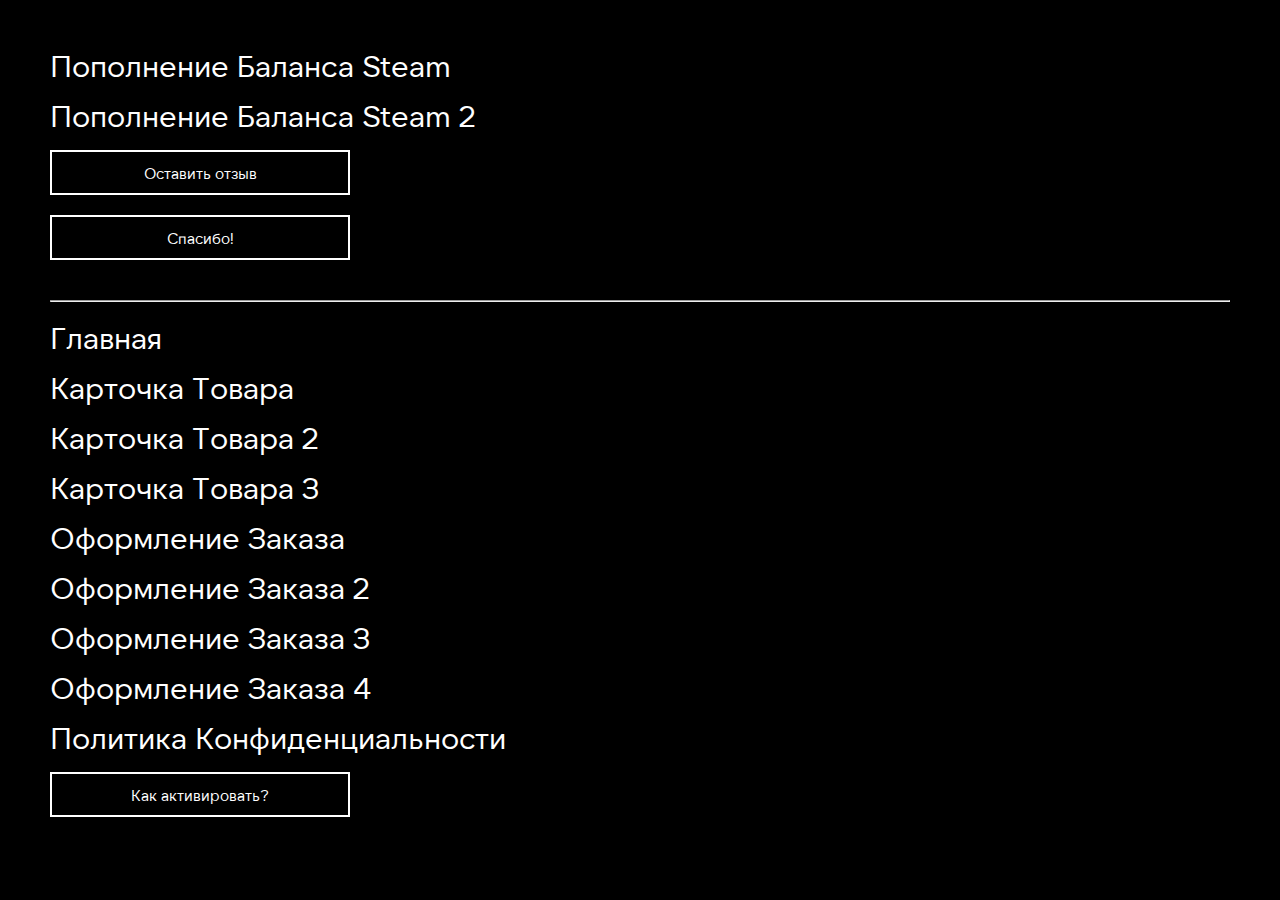
<file: nav.html>
<!DOCTYPE html>
<html lang="ru">

<head>
    <meta charset="UTF-8">
    <meta name="viewport" content="width=device-width, initial-scale=1.0">
    <meta name="description" content="">
    <meta name="keywords" content="">
    <link rel="stylesheet" href="css/libs.min.css">
    <link rel="stylesheet" href="css/style.min.css">
    <title>Главная</title>
</head>


<style>
    .wrapper a {
        font-size: 30px;
        text-transform: capitalize;
    }

    .wrapper button {
        margin-bottom: 25px;
        width: 300px;
        height: 45px;
    }
</style>

<body class="m-page">

    <div class="wrapper" style="padding: 50px;">
        <a href="steam-pay.html" style="display: block; margin-bottom: 20px;">
            Пополнение баланса steam
        </a>
        <a href="steam-pay2.html" style="display: block; margin-bottom: 20px;">
            Пополнение баланса steam 2
        </a>
        <button data-modal="reviewModal" style="color: #fff; border: 2px solid #fff;margin-bottom: 20px;">
            Оставить отзыв
        </button>
        <button data-modal="thankModal" style="color: #fff; border: 2px solid #fff;margin-bottom: 20px;">
            Спасибо!
        </button>

        <hr style="display: block;margin: 20px 0;">

        <a href="index.html" style="display: block; margin-bottom: 20px;">
            Главная
        </a>
        <a href="product.html" style="display: block; margin-bottom: 20px;">
            Карточка товара
        </a>
        <a href="product2.html" style="display: block; margin-bottom: 20px;">
            Карточка товара 2
        </a>
        <a href="product3.html" style="display: block; margin-bottom: 20px;">
            Карточка товара 3
        </a>
        <a href="checkout.html" style="display: block; margin-bottom: 20px;">
            Оформление заказа
        </a>
        <a href="checkout2.html" style="display: block; margin-bottom: 20px;">
            Оформление заказа 2
        </a>
        <a href="checkout3.html" style="display: block; margin-bottom: 20px;">
            Оформление заказа 3
        </a>
        <a href="checkout4.html" style="display: block; margin-bottom: 20px;">
            Оформление заказа 4
        </a>
        <a href="conf.html" style="display: block; margin-bottom: 20px;">
            Политика конфиденциальности
        </a>




        <button data-modal="howActivateModal" style="color: #fff; border: 2px solid #fff;margin-bottom: 20px;">
            Как активировать?
        </button>


    </div>

    <div class="modal" id="howActivateModal">
        <div class="modal__bg _close-modal"></div>
        <div class="modal__dialog">
            <button class="close-btn _close-modal">
                <svg width="32" height="32" viewBox="0 0 32 32" fill="none" xmlns="http://www.w3.org/2000/svg">
                    <path d="M8.89035 8L24 23.3345L23.3704 23.9734L8.26078 8.63894L8.89035 8Z" fill="white" />
                    <path d="M8 23.3611L23.1097 8.0266L23.7392 8.66554L8.62957 24L8 23.3611Z" fill="white" />
                </svg>
            </button>
            <div class="text48 font2">
                Как активировать?
            </div>
            <div class="text">
                <p>Ghostrunner — эта жестокая игра-слэшер от первого лица с супердинамичным сюжетом, разворачивающимся в мрачном киберпанковом мире футуристической сверхконструкции. Взбирайтесь вверх по башне Дхарма, ставшей последним убежищем человечества после всемирной катастрофы. Пройдите путь снизу доверху, встретьтесь с тираном Кимастером и воздайте ему по заслугам.</p>
                <p>Вы владеете холодным оружием лучше, чем кто‑либо из живших на Земле, и враги всегда превосходят вас числом, но не умением. Потрошите врагов мономолекулярным мечом-катаной, уклоняйтесь от пуль благодаря своим сверхъестественным рефлексам и применяйте разнообразные специальные техники, чтобы победить в бою.</p>
                <p>Механика боя «один удар-одна смерть» делает схватки динамичными и интенсивными. Используйте свою превосходную подвижность (и часто встречающиеся контрольные точки), чтобы без страха вступить в бесконечный танец со смертью.</p>
            </div>
        </div>
    </div>

    <div class="modal" id="reviewModal">
        <div class="modal__bg _close-modal"></div>
        <div class="modal__dialog">
            <button class="close-btn _close-modal">
                <svg width="32" height="32" viewBox="0 0 32 32" fill="none" xmlns="http://www.w3.org/2000/svg">
                    <path d="M8.89035 8L24 23.3345L23.3704 23.9734L8.26078 8.63894L8.89035 8Z" fill="white" />
                    <path d="M8 23.3611L23.1097 8.0266L23.7392 8.66554L8.62957 24L8 23.3611Z" fill="white" />
                </svg>
            </button>
            <div class="text48 font2">
                Оставить отзыв
            </div>
            <form action="" class="review-form">
                <fieldset class="fg">
                    <input type="text" placeholder="Представьтесь">
                    <span class="_bg"></span>
                </fieldset>
                <fieldset class="fg">
                    <textarea placeholder="Текст отзыва"></textarea>
                    <span class="_bg"></span>
                </fieldset>
                <div class="m-check">
                    <input type="checkbox">
                    <label>
                        Я даю согласие <a href="">на обработку</a> персональных данных.
                    </label>
                </div>
                <div class="m-btn-hexagon__wrap">
                    <button class="m-btn m-btn-red m-btn-hexagon">
                        <span>
                        Отправить
                    </span>
                    </button>
                </div>
            </form>
        </div>
    </div>

    <div class="modal" id="thankModal">
        <div class="modal__bg _close-modal"></div>
        <div class="modal__dialog">
            <button class="close-btn _close-modal">
                <svg width="32" height="32" viewBox="0 0 32 32" fill="none" xmlns="http://www.w3.org/2000/svg">
                    <path d="M8.89035 8L24 23.3345L23.3704 23.9734L8.26078 8.63894L8.89035 8Z" fill="white" />
                    <path d="M8 23.3611L23.1097 8.0266L23.7392 8.66554L8.62957 24L8 23.3611Z" fill="white" />
                </svg>
            </button>
            <div class="text48 font2">
                Спасибо!
            </div>
            <div class="thank-info">
                <div class="text18 gray-text">
                    Ваш отзыв оставлен. После проверки модератором он будет опубликован на сайте.
                </div>
                <div class="m-btn-hexagon__wrap">
                    <button class="_close-modal m-btn m-btn-red m-btn-hexagon">
                        <span>
                        Закрыть
                    </span>
                    </button>
                </div>
            </div>
        </div>
    </div>

    <!--  -->
    <script src="js/libs.min.js"></script>
    <script src="js/main.min.js"></script>

</body>

</html>
</file>
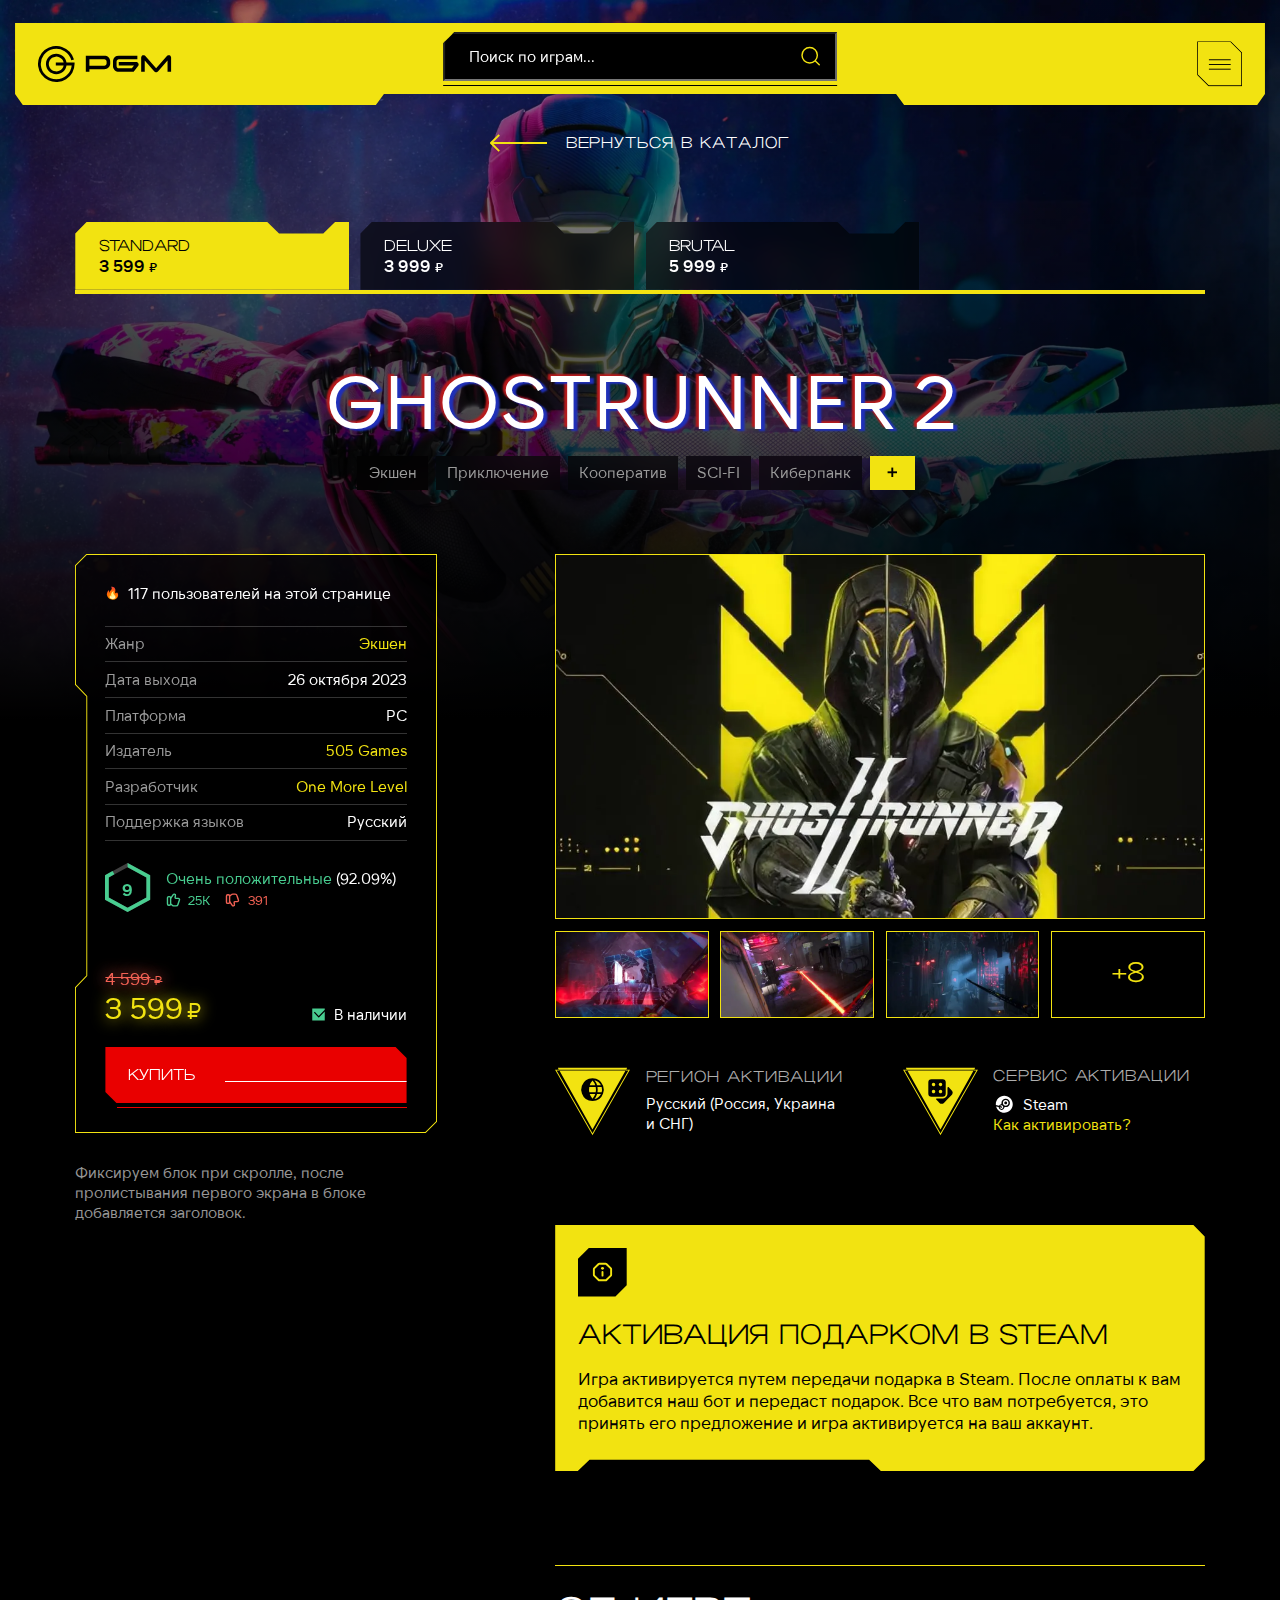
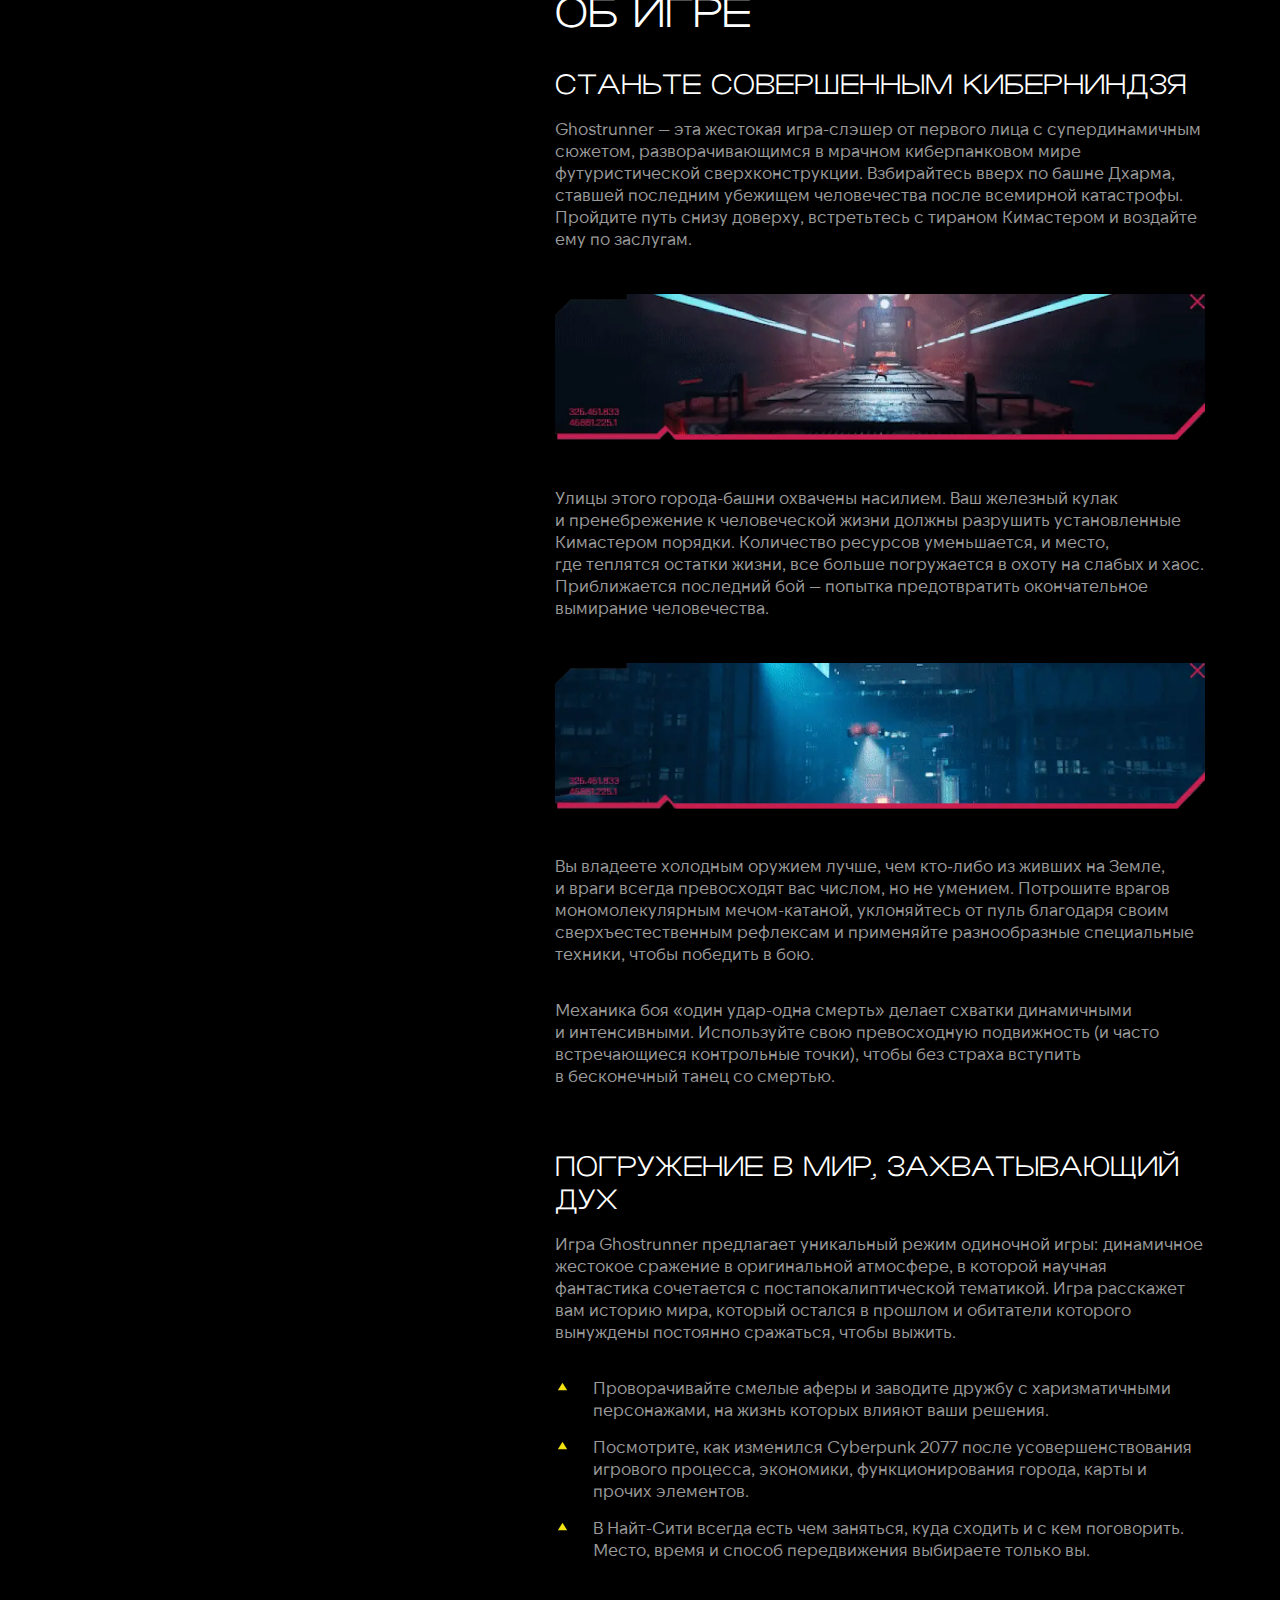
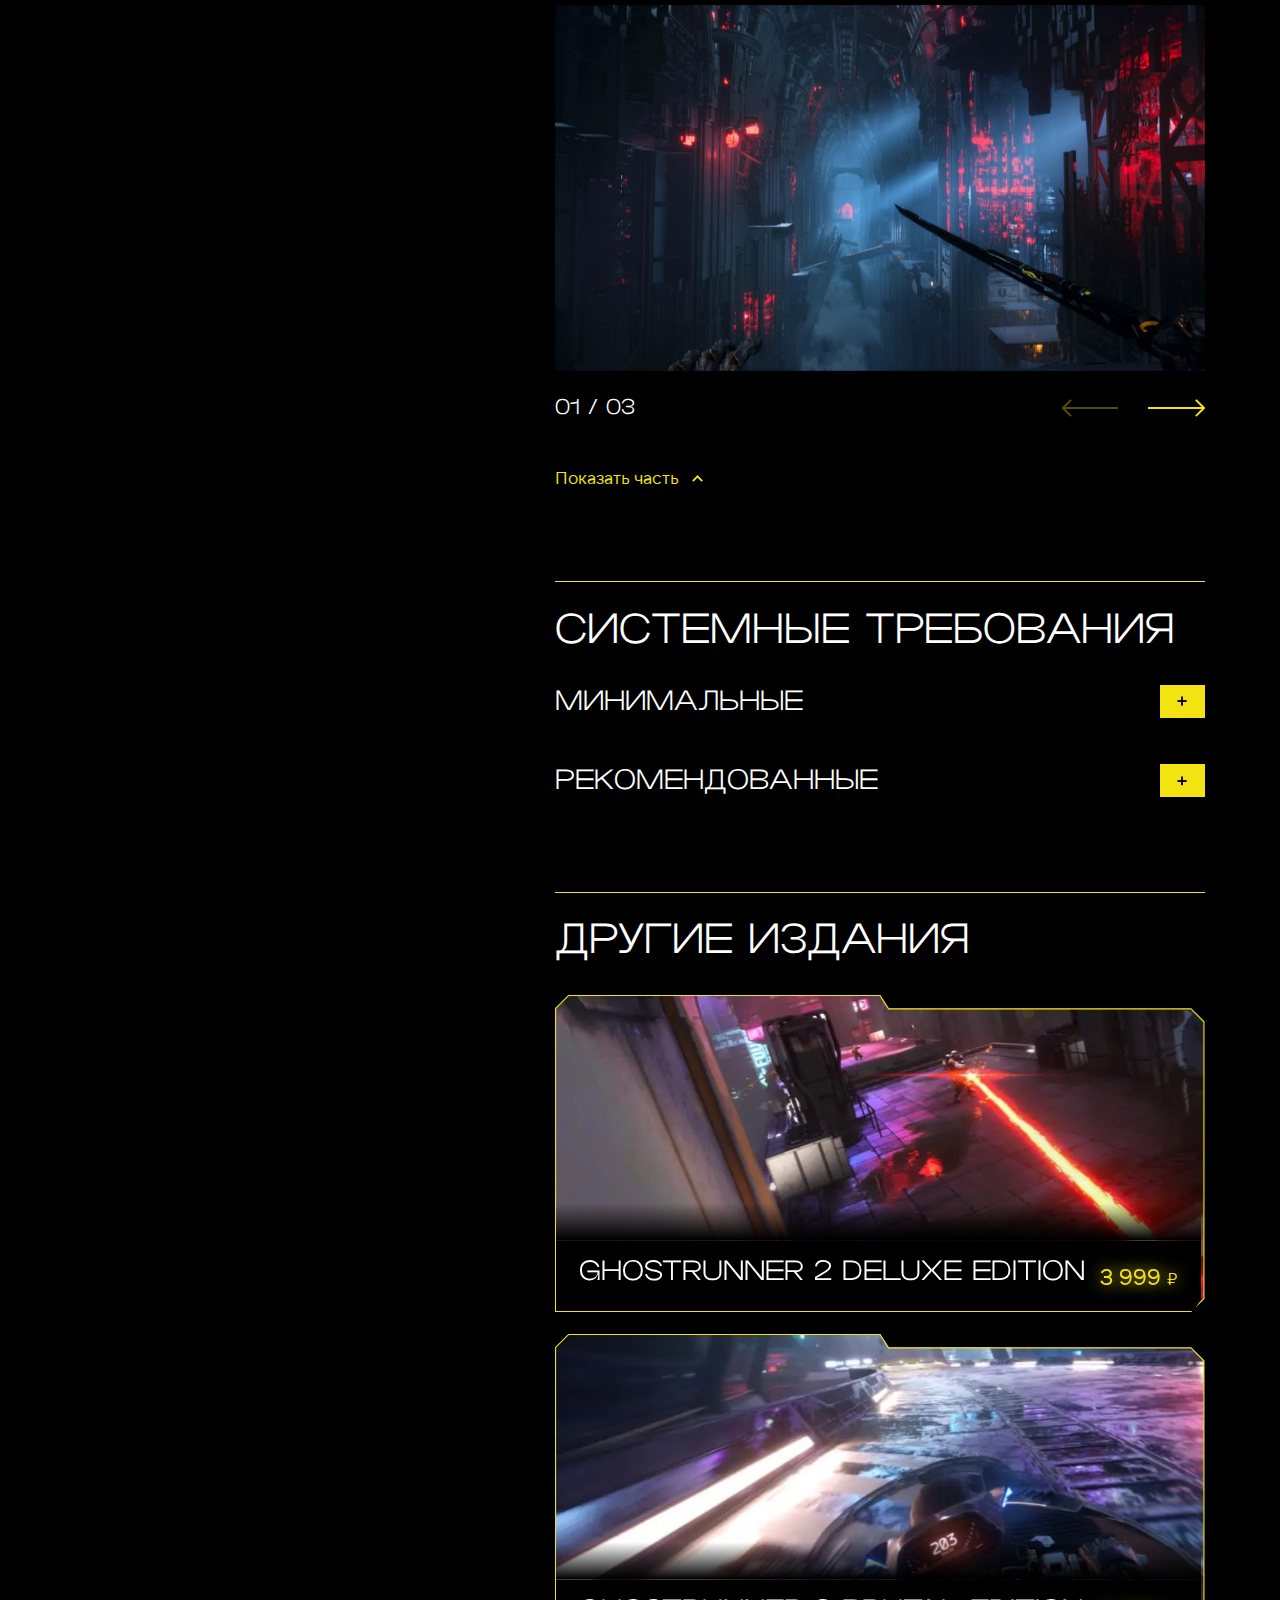
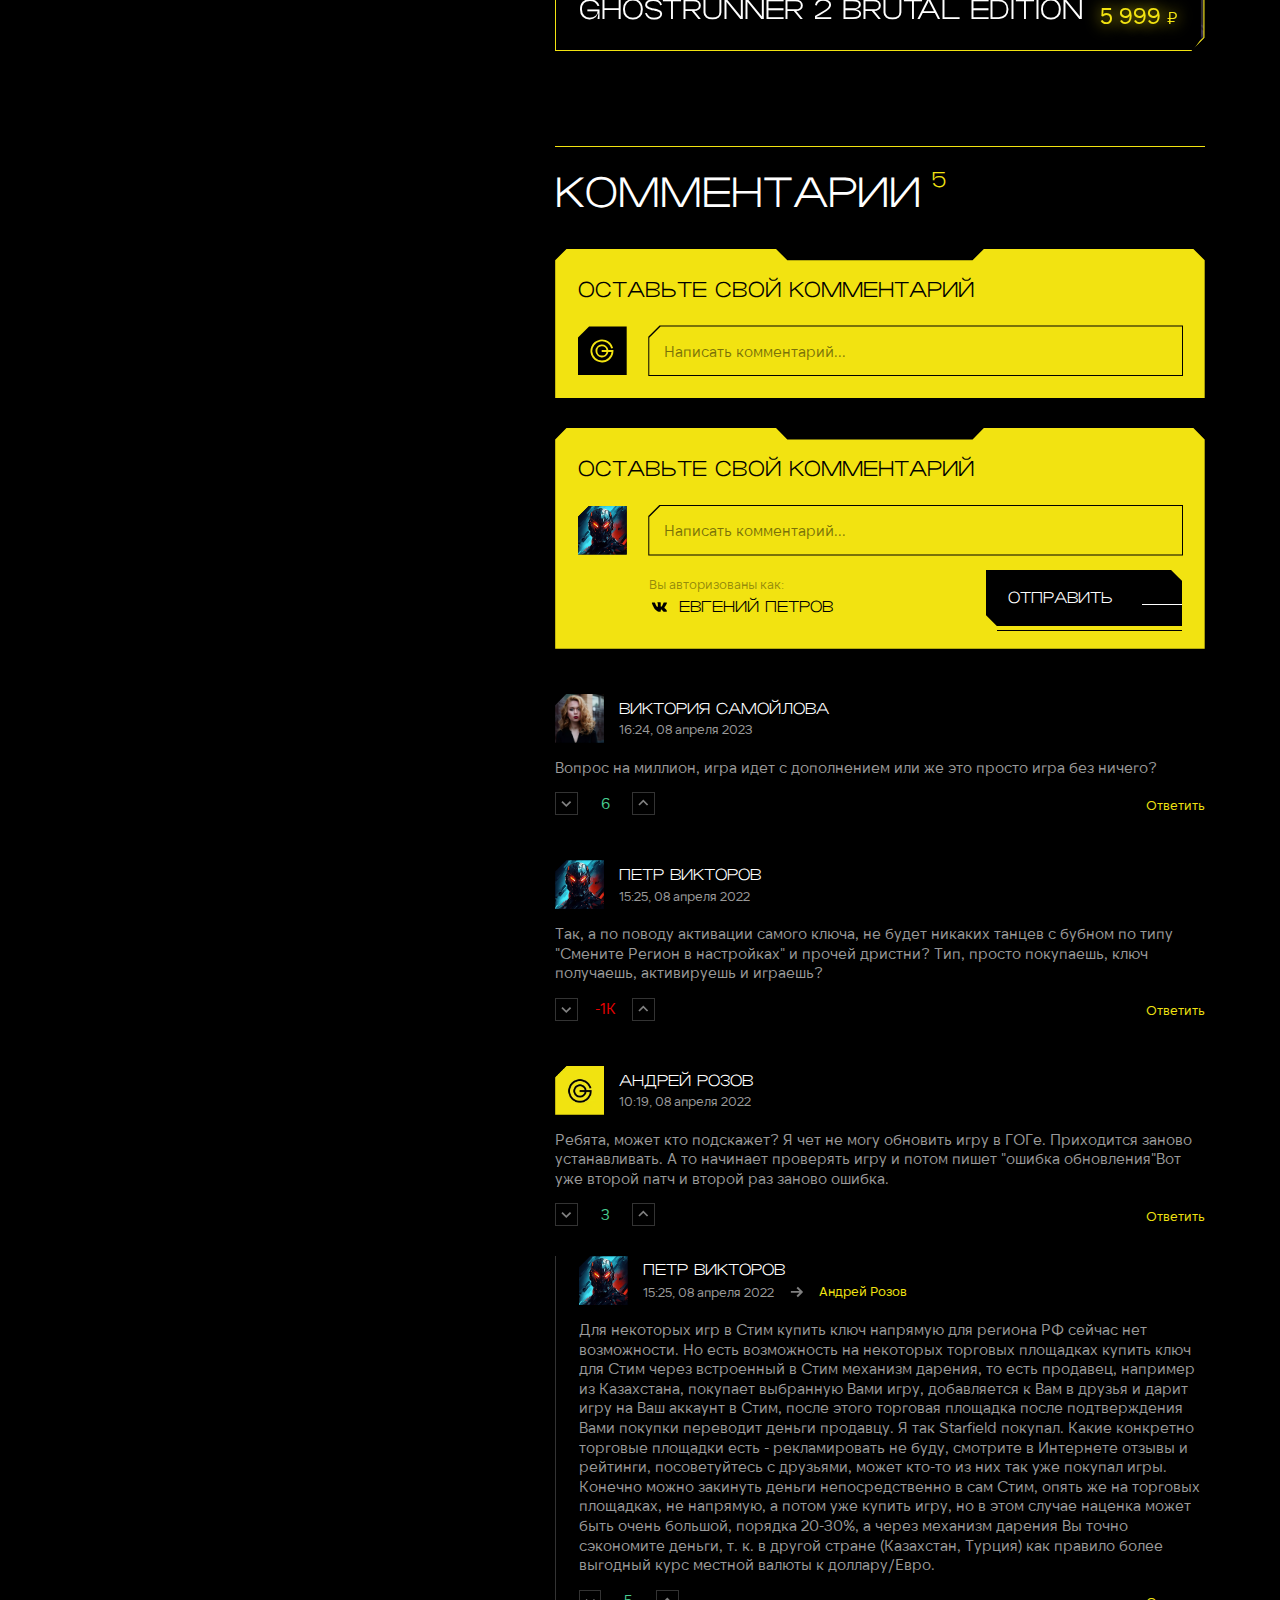
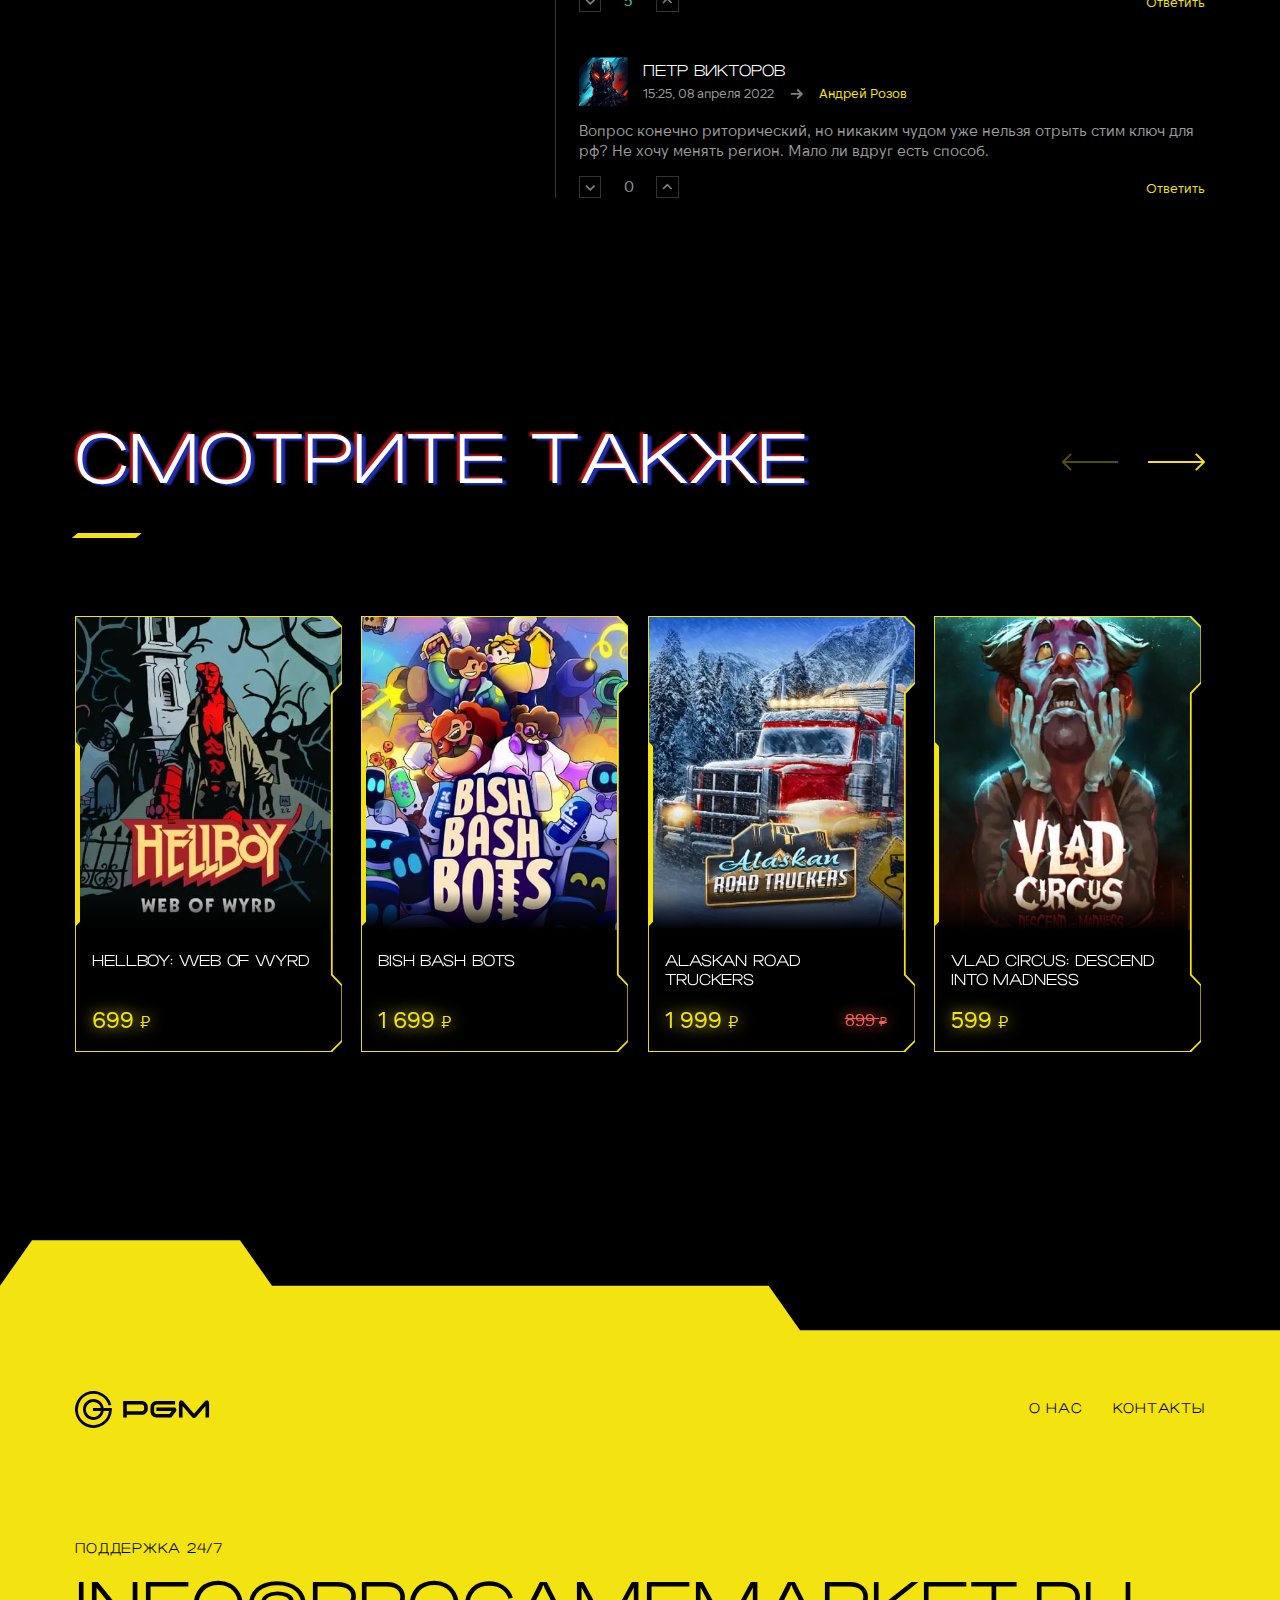
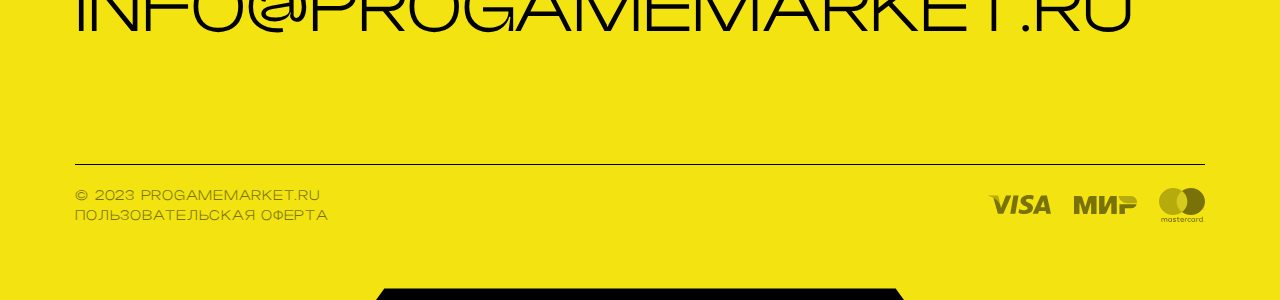
<file: product.html>
<!DOCTYPE html>
<html lang="ru">

<head>
    <meta charset="UTF-8">
    <meta name="viewport" content="width=device-width, initial-scale=1.0">
    <meta name="description" content="">
    <meta name="keywords" content="">
    <link rel="stylesheet" href="css/libs.min.css">
    <link rel="stylesheet" href="css/style.min.css">
    <title>Оформление заказа</title>
</head>

<body class="m-page">
    <div class="wrapper">
        <header class="header">
            <div class="container">
                <div class="header__inner">
                    <a href="" class="header__logo logo">
                        <img src="img/logo.svg" alt="">
                    </a>

                    <div class="header-search">
                        <fieldset class="header-search__field">
                            <input class="_search-filed" type="text" placeholder="Поиск по играм...">
                            <button class="header-search__btn">
                                <img src="img/search-icon.svg" alt="">
                            </button>
                        </fieldset>

                        <div class="search-result">
                            <div class="_view1">
                                <div class="search-result__title text32 font2">
                                    Популярное
                                </div>
                                <div class="search-result__items">
                                    <a href="" class="search-card">
                                        <div class="search-card__img" style="background-image: url(img/search-img.webp);">
                                            <svg xmlns="http://www.w3.org/2000/svg" width="160" height="200" viewBox="0 0 160 200" fill="none">
                                                <path d="M0 0V-1H-1V0H0ZM148 0L148.707 -0.707107L148.414 -1H148V0ZM0 200H-1V201H0V200ZM148 200V201H148.414L148.707 200.707L148 200ZM160 188L160.707 188.707L161 188.414V188H160ZM160 161H161V160.598L160.721 160.307L160 161ZM148 148.5H147V148.902L147.279 149.193L148 148.5ZM148 51.5L147.279 50.8075L147 51.0977V51.5H148ZM160 39L160.721 39.6925L161 39.4023V39H160ZM160 12H161V11.5858L160.707 11.2929L160 12ZM0 1H148V-1H0V1ZM1 200V0H-1V200H1ZM148 199H0V201H148V199ZM159.293 187.293L147.293 199.293L148.707 200.707L160.707 188.707L159.293 187.293ZM159 161V188H161V161H159ZM160.721 160.307L148.721 147.807L147.279 149.193L159.279 161.693L160.721 160.307ZM149 148.5L149 51.5H147L147 148.5H149ZM148.721 52.1925L160.721 39.6925L159.279 38.3075L147.279 50.8075L148.721 52.1925ZM159 12V39H161V12H159ZM147.293 0.707107L159.293 12.7071L160.707 11.2929L148.707 -0.707107L147.293 0.707107Z" fill="#F2E311" mask="url(#path-1-inside-1_1743_1147)" />
                                            </svg>
                                        </div>
                                        <div class="search-card__title">
                                            <div class="text18 font2">GHOSTRUNNER 2</div>
                                        </div>
                                        <div class="search-card__price">
                                            <div class="text18 yellow-text yellow-shadow">
                                                1 999 ₽
                                            </div>
                                        </div>
                                    </a>

                                    <a href="" class="search-card">
                                        <div class="search-card__img" style="background-image: url(img/search-img2.webp);">
                                            <svg xmlns="http://www.w3.org/2000/svg" width="160" height="200" viewBox="0 0 160 200" fill="none">
                                                <path d="M0 0V-1H-1V0H0ZM148 0L148.707 -0.707107L148.414 -1H148V0ZM0 200H-1V201H0V200ZM148 200V201H148.414L148.707 200.707L148 200ZM160 188L160.707 188.707L161 188.414V188H160ZM160 161H161V160.598L160.721 160.307L160 161ZM148 148.5H147V148.902L147.279 149.193L148 148.5ZM148 51.5L147.279 50.8075L147 51.0977V51.5H148ZM160 39L160.721 39.6925L161 39.4023V39H160ZM160 12H161V11.5858L160.707 11.2929L160 12ZM0 1H148V-1H0V1ZM1 200V0H-1V200H1ZM148 199H0V201H148V199ZM159.293 187.293L147.293 199.293L148.707 200.707L160.707 188.707L159.293 187.293ZM159 161V188H161V161H159ZM160.721 160.307L148.721 147.807L147.279 149.193L159.279 161.693L160.721 160.307ZM149 148.5L149 51.5H147L147 148.5H149ZM148.721 52.1925L160.721 39.6925L159.279 38.3075L147.279 50.8075L148.721 52.1925ZM159 12V39H161V12H159ZM147.293 0.707107L159.293 12.7071L160.707 11.2929L148.707 -0.707107L147.293 0.707107Z" fill="#F2E311" mask="url(#path-1-inside-1_1743_1147)" />
                                            </svg>
                                        </div>
                                        <div class="search-card__title">
                                            <div class="text18 font2">Bish Bash Bots</div>
                                        </div>
                                        <div class="search-card__price">
                                            <div class="text18 yellow-text yellow-shadow">
                                                1 699 ₽
                                            </div>
                                        </div>
                                    </a>

                                    <a href="" class="search-card">
                                        <div class="search-card__img" style="background-image: url(img/search-img3.webp);">
                                            <svg xmlns="http://www.w3.org/2000/svg" width="160" height="200" viewBox="0 0 160 200" fill="none">
                                                <path d="M0 0V-1H-1V0H0ZM148 0L148.707 -0.707107L148.414 -1H148V0ZM0 200H-1V201H0V200ZM148 200V201H148.414L148.707 200.707L148 200ZM160 188L160.707 188.707L161 188.414V188H160ZM160 161H161V160.598L160.721 160.307L160 161ZM148 148.5H147V148.902L147.279 149.193L148 148.5ZM148 51.5L147.279 50.8075L147 51.0977V51.5H148ZM160 39L160.721 39.6925L161 39.4023V39H160ZM160 12H161V11.5858L160.707 11.2929L160 12ZM0 1H148V-1H0V1ZM1 200V0H-1V200H1ZM148 199H0V201H148V199ZM159.293 187.293L147.293 199.293L148.707 200.707L160.707 188.707L159.293 187.293ZM159 161V188H161V161H159ZM160.721 160.307L148.721 147.807L147.279 149.193L159.279 161.693L160.721 160.307ZM149 148.5L149 51.5H147L147 148.5H149ZM148.721 52.1925L160.721 39.6925L159.279 38.3075L147.279 50.8075L148.721 52.1925ZM159 12V39H161V12H159ZM147.293 0.707107L159.293 12.7071L160.707 11.2929L148.707 -0.707107L147.293 0.707107Z" fill="#F2E311" mask="url(#path-1-inside-1_1743_1147)" />
                                            </svg>
                                        </div>
                                        <div class="search-card__title">
                                            <div class="text18 font2">HELLBOY: WEB OF WYRD</div>
                                        </div>
                                        <div class="search-card__price">
                                            <div class="text18 yellow-text yellow-shadow">
                                                1 999 ₽
                                            </div>
                                        </div>
                                    </a>

                                    <a href="" class="search-card">
                                        <div class="search-card__img" style="background-image: url(img/search-img4.webp);">
                                            <svg xmlns="http://www.w3.org/2000/svg" width="160" height="200" viewBox="0 0 160 200" fill="none">
                                                <path d="M0 0V-1H-1V0H0ZM148 0L148.707 -0.707107L148.414 -1H148V0ZM0 200H-1V201H0V200ZM148 200V201H148.414L148.707 200.707L148 200ZM160 188L160.707 188.707L161 188.414V188H160ZM160 161H161V160.598L160.721 160.307L160 161ZM148 148.5H147V148.902L147.279 149.193L148 148.5ZM148 51.5L147.279 50.8075L147 51.0977V51.5H148ZM160 39L160.721 39.6925L161 39.4023V39H160ZM160 12H161V11.5858L160.707 11.2929L160 12ZM0 1H148V-1H0V1ZM1 200V0H-1V200H1ZM148 199H0V201H148V199ZM159.293 187.293L147.293 199.293L148.707 200.707L160.707 188.707L159.293 187.293ZM159 161V188H161V161H159ZM160.721 160.307L148.721 147.807L147.279 149.193L159.279 161.693L160.721 160.307ZM149 148.5L149 51.5H147L147 148.5H149ZM148.721 52.1925L160.721 39.6925L159.279 38.3075L147.279 50.8075L148.721 52.1925ZM159 12V39H161V12H159ZM147.293 0.707107L159.293 12.7071L160.707 11.2929L148.707 -0.707107L147.293 0.707107Z" fill="#F2E311" mask="url(#path-1-inside-1_1743_1147)" />
                                            </svg>
                                        </div>
                                        <div class="search-card__title">
                                            <div class="text18 font2">Alaskan Road Truckers</div>
                                        </div>
                                        <div class="search-card__price">
                                            <div class="text18 yellow-text yellow-shadow">
                                                999 ₽
                                            </div>
                                        </div>
                                    </a>

                                    <a href="" class="search-card">
                                        <div class="search-card__img" style="background-image: url(img/search-img.webp);">
                                            <svg xmlns="http://www.w3.org/2000/svg" width="160" height="200" viewBox="0 0 160 200" fill="none">
                                                <path d="M0 0V-1H-1V0H0ZM148 0L148.707 -0.707107L148.414 -1H148V0ZM0 200H-1V201H0V200ZM148 200V201H148.414L148.707 200.707L148 200ZM160 188L160.707 188.707L161 188.414V188H160ZM160 161H161V160.598L160.721 160.307L160 161ZM148 148.5H147V148.902L147.279 149.193L148 148.5ZM148 51.5L147.279 50.8075L147 51.0977V51.5H148ZM160 39L160.721 39.6925L161 39.4023V39H160ZM160 12H161V11.5858L160.707 11.2929L160 12ZM0 1H148V-1H0V1ZM1 200V0H-1V200H1ZM148 199H0V201H148V199ZM159.293 187.293L147.293 199.293L148.707 200.707L160.707 188.707L159.293 187.293ZM159 161V188H161V161H159ZM160.721 160.307L148.721 147.807L147.279 149.193L159.279 161.693L160.721 160.307ZM149 148.5L149 51.5H147L147 148.5H149ZM148.721 52.1925L160.721 39.6925L159.279 38.3075L147.279 50.8075L148.721 52.1925ZM159 12V39H161V12H159ZM147.293 0.707107L159.293 12.7071L160.707 11.2929L148.707 -0.707107L147.293 0.707107Z" fill="#F2E311" mask="url(#path-1-inside-1_1743_1147)" />
                                            </svg>
                                        </div>
                                        <div class="search-card__title">
                                            <div class="text18 font2">GHOSTRUNNER 2</div>
                                        </div>
                                        <div class="search-card__price">
                                            <div class="text18 yellow-text yellow-shadow">
                                                1 999 ₽
                                            </div>
                                        </div>
                                    </a>

                                    <a href="" class="search-card">
                                        <div class="search-card__img" style="background-image: url(img/search-img2.webp);">
                                            <svg xmlns="http://www.w3.org/2000/svg" width="160" height="200" viewBox="0 0 160 200" fill="none">
                                                <path d="M0 0V-1H-1V0H0ZM148 0L148.707 -0.707107L148.414 -1H148V0ZM0 200H-1V201H0V200ZM148 200V201H148.414L148.707 200.707L148 200ZM160 188L160.707 188.707L161 188.414V188H160ZM160 161H161V160.598L160.721 160.307L160 161ZM148 148.5H147V148.902L147.279 149.193L148 148.5ZM148 51.5L147.279 50.8075L147 51.0977V51.5H148ZM160 39L160.721 39.6925L161 39.4023V39H160ZM160 12H161V11.5858L160.707 11.2929L160 12ZM0 1H148V-1H0V1ZM1 200V0H-1V200H1ZM148 199H0V201H148V199ZM159.293 187.293L147.293 199.293L148.707 200.707L160.707 188.707L159.293 187.293ZM159 161V188H161V161H159ZM160.721 160.307L148.721 147.807L147.279 149.193L159.279 161.693L160.721 160.307ZM149 148.5L149 51.5H147L147 148.5H149ZM148.721 52.1925L160.721 39.6925L159.279 38.3075L147.279 50.8075L148.721 52.1925ZM159 12V39H161V12H159ZM147.293 0.707107L159.293 12.7071L160.707 11.2929L148.707 -0.707107L147.293 0.707107Z" fill="#F2E311" mask="url(#path-1-inside-1_1743_1147)" />
                                            </svg>
                                        </div>
                                        <div class="search-card__title">
                                            <div class="text18 font2">Bish Bash Bots</div>
                                        </div>
                                        <div class="search-card__price">
                                            <div class="text18 yellow-text yellow-shadow">
                                                1 699 ₽
                                            </div>
                                        </div>
                                    </a>

                                    <a href="" class="search-card">
                                        <div class="search-card__img" style="background-image: url(img/search-img3.webp);">
                                            <svg xmlns="http://www.w3.org/2000/svg" width="160" height="200" viewBox="0 0 160 200" fill="none">
                                                <path d="M0 0V-1H-1V0H0ZM148 0L148.707 -0.707107L148.414 -1H148V0ZM0 200H-1V201H0V200ZM148 200V201H148.414L148.707 200.707L148 200ZM160 188L160.707 188.707L161 188.414V188H160ZM160 161H161V160.598L160.721 160.307L160 161ZM148 148.5H147V148.902L147.279 149.193L148 148.5ZM148 51.5L147.279 50.8075L147 51.0977V51.5H148ZM160 39L160.721 39.6925L161 39.4023V39H160ZM160 12H161V11.5858L160.707 11.2929L160 12ZM0 1H148V-1H0V1ZM1 200V0H-1V200H1ZM148 199H0V201H148V199ZM159.293 187.293L147.293 199.293L148.707 200.707L160.707 188.707L159.293 187.293ZM159 161V188H161V161H159ZM160.721 160.307L148.721 147.807L147.279 149.193L159.279 161.693L160.721 160.307ZM149 148.5L149 51.5H147L147 148.5H149ZM148.721 52.1925L160.721 39.6925L159.279 38.3075L147.279 50.8075L148.721 52.1925ZM159 12V39H161V12H159ZM147.293 0.707107L159.293 12.7071L160.707 11.2929L148.707 -0.707107L147.293 0.707107Z" fill="#F2E311" mask="url(#path-1-inside-1_1743_1147)" />
                                            </svg>
                                        </div>
                                        <div class="search-card__title">
                                            <div class="text18 font2">HELLBOY: WEB OF WYRD</div>
                                        </div>
                                        <div class="search-card__price">
                                            <div class="text18 yellow-text yellow-shadow">
                                                1 999 ₽
                                            </div>
                                        </div>
                                    </a>

                                    <a href="" class="search-card">
                                        <div class="search-card__img" style="background-image: url(img/search-img4.webp);">
                                            <svg xmlns="http://www.w3.org/2000/svg" width="160" height="200" viewBox="0 0 160 200" fill="none">
                                                <path d="M0 0V-1H-1V0H0ZM148 0L148.707 -0.707107L148.414 -1H148V0ZM0 200H-1V201H0V200ZM148 200V201H148.414L148.707 200.707L148 200ZM160 188L160.707 188.707L161 188.414V188H160ZM160 161H161V160.598L160.721 160.307L160 161ZM148 148.5H147V148.902L147.279 149.193L148 148.5ZM148 51.5L147.279 50.8075L147 51.0977V51.5H148ZM160 39L160.721 39.6925L161 39.4023V39H160ZM160 12H161V11.5858L160.707 11.2929L160 12ZM0 1H148V-1H0V1ZM1 200V0H-1V200H1ZM148 199H0V201H148V199ZM159.293 187.293L147.293 199.293L148.707 200.707L160.707 188.707L159.293 187.293ZM159 161V188H161V161H159ZM160.721 160.307L148.721 147.807L147.279 149.193L159.279 161.693L160.721 160.307ZM149 148.5L149 51.5H147L147 148.5H149ZM148.721 52.1925L160.721 39.6925L159.279 38.3075L147.279 50.8075L148.721 52.1925ZM159 12V39H161V12H159ZM147.293 0.707107L159.293 12.7071L160.707 11.2929L148.707 -0.707107L147.293 0.707107Z" fill="#F2E311" mask="url(#path-1-inside-1_1743_1147)" />
                                            </svg>
                                        </div>
                                        <div class="search-card__title">
                                            <div class="text18 font2">Alaskan Road Truckers</div>
                                        </div>
                                        <div class="search-card__price">
                                            <div class="text18 yellow-text yellow-shadow">
                                                999 ₽
                                            </div>
                                        </div>
                                    </a>

                                </div>
                            </div>
                            <div class="_view2">
                                <div class="search-result__title text32 font2">
                                    Найдено: 24
                                </div>
                                <div class="search-result__items">
                                    <a href="" class="search-card">
                                        <div class="search-card__img" style="background-image: url(img/search-img.webp);">
                                            <svg xmlns="http://www.w3.org/2000/svg" width="160" height="200" viewBox="0 0 160 200" fill="none">
                                                <path d="M0 0V-1H-1V0H0ZM148 0L148.707 -0.707107L148.414 -1H148V0ZM0 200H-1V201H0V200ZM148 200V201H148.414L148.707 200.707L148 200ZM160 188L160.707 188.707L161 188.414V188H160ZM160 161H161V160.598L160.721 160.307L160 161ZM148 148.5H147V148.902L147.279 149.193L148 148.5ZM148 51.5L147.279 50.8075L147 51.0977V51.5H148ZM160 39L160.721 39.6925L161 39.4023V39H160ZM160 12H161V11.5858L160.707 11.2929L160 12ZM0 1H148V-1H0V1ZM1 200V0H-1V200H1ZM148 199H0V201H148V199ZM159.293 187.293L147.293 199.293L148.707 200.707L160.707 188.707L159.293 187.293ZM159 161V188H161V161H159ZM160.721 160.307L148.721 147.807L147.279 149.193L159.279 161.693L160.721 160.307ZM149 148.5L149 51.5H147L147 148.5H149ZM148.721 52.1925L160.721 39.6925L159.279 38.3075L147.279 50.8075L148.721 52.1925ZM159 12V39H161V12H159ZM147.293 0.707107L159.293 12.7071L160.707 11.2929L148.707 -0.707107L147.293 0.707107Z" fill="#F2E311" mask="url(#path-1-inside-1_1743_1147)" />
                                            </svg>
                                        </div>
                                        <div class="search-card__title">
                                            <div class="text18 font2">GHOSTRUNNER 2</div>
                                        </div>
                                        <div class="search-card__price">
                                            <div class="text18 yellow-text yellow-shadow">
                                                1 999 ₽
                                            </div>
                                        </div>
                                    </a>

                                    <a href="" class="search-card">
                                        <div class="search-card__img" style="background-image: url(img/search-img2.webp);">
                                            <svg xmlns="http://www.w3.org/2000/svg" width="160" height="200" viewBox="0 0 160 200" fill="none">
                                                <path d="M0 0V-1H-1V0H0ZM148 0L148.707 -0.707107L148.414 -1H148V0ZM0 200H-1V201H0V200ZM148 200V201H148.414L148.707 200.707L148 200ZM160 188L160.707 188.707L161 188.414V188H160ZM160 161H161V160.598L160.721 160.307L160 161ZM148 148.5H147V148.902L147.279 149.193L148 148.5ZM148 51.5L147.279 50.8075L147 51.0977V51.5H148ZM160 39L160.721 39.6925L161 39.4023V39H160ZM160 12H161V11.5858L160.707 11.2929L160 12ZM0 1H148V-1H0V1ZM1 200V0H-1V200H1ZM148 199H0V201H148V199ZM159.293 187.293L147.293 199.293L148.707 200.707L160.707 188.707L159.293 187.293ZM159 161V188H161V161H159ZM160.721 160.307L148.721 147.807L147.279 149.193L159.279 161.693L160.721 160.307ZM149 148.5L149 51.5H147L147 148.5H149ZM148.721 52.1925L160.721 39.6925L159.279 38.3075L147.279 50.8075L148.721 52.1925ZM159 12V39H161V12H159ZM147.293 0.707107L159.293 12.7071L160.707 11.2929L148.707 -0.707107L147.293 0.707107Z" fill="#F2E311" mask="url(#path-1-inside-1_1743_1147)" />
                                            </svg>
                                        </div>
                                        <div class="search-card__title">
                                            <div class="text18 font2">Bish Bash Bots</div>
                                        </div>
                                        <div class="search-card__price">
                                            <div class="text18 yellow-text yellow-shadow">
                                                1 699 ₽
                                            </div>
                                        </div>
                                    </a>

                                    <a href="" class="search-card">
                                        <div class="search-card__img" style="background-image: url(img/search-img3.webp);">
                                            <svg xmlns="http://www.w3.org/2000/svg" width="160" height="200" viewBox="0 0 160 200" fill="none">
                                                <path d="M0 0V-1H-1V0H0ZM148 0L148.707 -0.707107L148.414 -1H148V0ZM0 200H-1V201H0V200ZM148 200V201H148.414L148.707 200.707L148 200ZM160 188L160.707 188.707L161 188.414V188H160ZM160 161H161V160.598L160.721 160.307L160 161ZM148 148.5H147V148.902L147.279 149.193L148 148.5ZM148 51.5L147.279 50.8075L147 51.0977V51.5H148ZM160 39L160.721 39.6925L161 39.4023V39H160ZM160 12H161V11.5858L160.707 11.2929L160 12ZM0 1H148V-1H0V1ZM1 200V0H-1V200H1ZM148 199H0V201H148V199ZM159.293 187.293L147.293 199.293L148.707 200.707L160.707 188.707L159.293 187.293ZM159 161V188H161V161H159ZM160.721 160.307L148.721 147.807L147.279 149.193L159.279 161.693L160.721 160.307ZM149 148.5L149 51.5H147L147 148.5H149ZM148.721 52.1925L160.721 39.6925L159.279 38.3075L147.279 50.8075L148.721 52.1925ZM159 12V39H161V12H159ZM147.293 0.707107L159.293 12.7071L160.707 11.2929L148.707 -0.707107L147.293 0.707107Z" fill="#F2E311" mask="url(#path-1-inside-1_1743_1147)" />
                                            </svg>
                                        </div>
                                        <div class="search-card__title">
                                            <div class="text18 font2">HELLBOY: WEB OF WYRD</div>
                                        </div>
                                        <div class="search-card__price">
                                            <div class="text18 yellow-text yellow-shadow">
                                                1 999 ₽
                                            </div>
                                        </div>
                                    </a>

                                    <a href="" class="search-card">
                                        <div class="search-card__img" style="background-image: url(img/search-img4.webp);">
                                            <svg xmlns="http://www.w3.org/2000/svg" width="160" height="200" viewBox="0 0 160 200" fill="none">
                                                <path d="M0 0V-1H-1V0H0ZM148 0L148.707 -0.707107L148.414 -1H148V0ZM0 200H-1V201H0V200ZM148 200V201H148.414L148.707 200.707L148 200ZM160 188L160.707 188.707L161 188.414V188H160ZM160 161H161V160.598L160.721 160.307L160 161ZM148 148.5H147V148.902L147.279 149.193L148 148.5ZM148 51.5L147.279 50.8075L147 51.0977V51.5H148ZM160 39L160.721 39.6925L161 39.4023V39H160ZM160 12H161V11.5858L160.707 11.2929L160 12ZM0 1H148V-1H0V1ZM1 200V0H-1V200H1ZM148 199H0V201H148V199ZM159.293 187.293L147.293 199.293L148.707 200.707L160.707 188.707L159.293 187.293ZM159 161V188H161V161H159ZM160.721 160.307L148.721 147.807L147.279 149.193L159.279 161.693L160.721 160.307ZM149 148.5L149 51.5H147L147 148.5H149ZM148.721 52.1925L160.721 39.6925L159.279 38.3075L147.279 50.8075L148.721 52.1925ZM159 12V39H161V12H159ZM147.293 0.707107L159.293 12.7071L160.707 11.2929L148.707 -0.707107L147.293 0.707107Z" fill="#F2E311" mask="url(#path-1-inside-1_1743_1147)" />
                                            </svg>
                                        </div>
                                        <div class="search-card__title">
                                            <div class="text18 font2">Alaskan Road Truckers</div>
                                        </div>
                                        <div class="search-card__price">
                                            <div class="text18 yellow-text yellow-shadow">
                                                999 ₽
                                            </div>
                                        </div>
                                    </a>

                                    <a href="" class="search-card">
                                        <div class="search-card__img" style="background-image: url(img/search-img.webp);">
                                            <svg xmlns="http://www.w3.org/2000/svg" width="160" height="200" viewBox="0 0 160 200" fill="none">
                                                <path d="M0 0V-1H-1V0H0ZM148 0L148.707 -0.707107L148.414 -1H148V0ZM0 200H-1V201H0V200ZM148 200V201H148.414L148.707 200.707L148 200ZM160 188L160.707 188.707L161 188.414V188H160ZM160 161H161V160.598L160.721 160.307L160 161ZM148 148.5H147V148.902L147.279 149.193L148 148.5ZM148 51.5L147.279 50.8075L147 51.0977V51.5H148ZM160 39L160.721 39.6925L161 39.4023V39H160ZM160 12H161V11.5858L160.707 11.2929L160 12ZM0 1H148V-1H0V1ZM1 200V0H-1V200H1ZM148 199H0V201H148V199ZM159.293 187.293L147.293 199.293L148.707 200.707L160.707 188.707L159.293 187.293ZM159 161V188H161V161H159ZM160.721 160.307L148.721 147.807L147.279 149.193L159.279 161.693L160.721 160.307ZM149 148.5L149 51.5H147L147 148.5H149ZM148.721 52.1925L160.721 39.6925L159.279 38.3075L147.279 50.8075L148.721 52.1925ZM159 12V39H161V12H159ZM147.293 0.707107L159.293 12.7071L160.707 11.2929L148.707 -0.707107L147.293 0.707107Z" fill="#F2E311" mask="url(#path-1-inside-1_1743_1147)" />
                                            </svg>
                                        </div>
                                        <div class="search-card__title">
                                            <div class="text18 font2">GHOSTRUNNER 2</div>
                                        </div>
                                        <div class="search-card__price">
                                            <div class="text18 yellow-text yellow-shadow">
                                                1 999 ₽
                                            </div>
                                        </div>
                                    </a>

                                    <a href="" class="search-card">
                                        <div class="search-card__img" style="background-image: url(img/search-img2.webp);">
                                            <svg xmlns="http://www.w3.org/2000/svg" width="160" height="200" viewBox="0 0 160 200" fill="none">
                                                <path d="M0 0V-1H-1V0H0ZM148 0L148.707 -0.707107L148.414 -1H148V0ZM0 200H-1V201H0V200ZM148 200V201H148.414L148.707 200.707L148 200ZM160 188L160.707 188.707L161 188.414V188H160ZM160 161H161V160.598L160.721 160.307L160 161ZM148 148.5H147V148.902L147.279 149.193L148 148.5ZM148 51.5L147.279 50.8075L147 51.0977V51.5H148ZM160 39L160.721 39.6925L161 39.4023V39H160ZM160 12H161V11.5858L160.707 11.2929L160 12ZM0 1H148V-1H0V1ZM1 200V0H-1V200H1ZM148 199H0V201H148V199ZM159.293 187.293L147.293 199.293L148.707 200.707L160.707 188.707L159.293 187.293ZM159 161V188H161V161H159ZM160.721 160.307L148.721 147.807L147.279 149.193L159.279 161.693L160.721 160.307ZM149 148.5L149 51.5H147L147 148.5H149ZM148.721 52.1925L160.721 39.6925L159.279 38.3075L147.279 50.8075L148.721 52.1925ZM159 12V39H161V12H159ZM147.293 0.707107L159.293 12.7071L160.707 11.2929L148.707 -0.707107L147.293 0.707107Z" fill="#F2E311" mask="url(#path-1-inside-1_1743_1147)" />
                                            </svg>
                                        </div>
                                        <div class="search-card__title">
                                            <div class="text18 font2">Bish Bash Bots</div>
                                        </div>
                                        <div class="search-card__price">
                                            <div class="text18 yellow-text yellow-shadow">
                                                1 699 ₽
                                            </div>
                                        </div>
                                    </a>

                                    <a href="" class="search-card">
                                        <div class="search-card__img" style="background-image: url(img/search-img3.webp);">
                                            <svg xmlns="http://www.w3.org/2000/svg" width="160" height="200" viewBox="0 0 160 200" fill="none">
                                                <path d="M0 0V-1H-1V0H0ZM148 0L148.707 -0.707107L148.414 -1H148V0ZM0 200H-1V201H0V200ZM148 200V201H148.414L148.707 200.707L148 200ZM160 188L160.707 188.707L161 188.414V188H160ZM160 161H161V160.598L160.721 160.307L160 161ZM148 148.5H147V148.902L147.279 149.193L148 148.5ZM148 51.5L147.279 50.8075L147 51.0977V51.5H148ZM160 39L160.721 39.6925L161 39.4023V39H160ZM160 12H161V11.5858L160.707 11.2929L160 12ZM0 1H148V-1H0V1ZM1 200V0H-1V200H1ZM148 199H0V201H148V199ZM159.293 187.293L147.293 199.293L148.707 200.707L160.707 188.707L159.293 187.293ZM159 161V188H161V161H159ZM160.721 160.307L148.721 147.807L147.279 149.193L159.279 161.693L160.721 160.307ZM149 148.5L149 51.5H147L147 148.5H149ZM148.721 52.1925L160.721 39.6925L159.279 38.3075L147.279 50.8075L148.721 52.1925ZM159 12V39H161V12H159ZM147.293 0.707107L159.293 12.7071L160.707 11.2929L148.707 -0.707107L147.293 0.707107Z" fill="#F2E311" mask="url(#path-1-inside-1_1743_1147)" />
                                            </svg>
                                        </div>
                                        <div class="search-card__title">
                                            <div class="text18 font2">HELLBOY: WEB OF WYRD</div>
                                        </div>
                                        <div class="search-card__price">
                                            <div class="text18 yellow-text yellow-shadow">
                                                1 999 ₽
                                            </div>
                                        </div>
                                    </a>

                                    <a href="" class="search-card">
                                        <div class="search-card__img" style="background-image: url(img/search-img4.webp);">
                                            <svg xmlns="http://www.w3.org/2000/svg" width="160" height="200" viewBox="0 0 160 200" fill="none">
                                                <path d="M0 0V-1H-1V0H0ZM148 0L148.707 -0.707107L148.414 -1H148V0ZM0 200H-1V201H0V200ZM148 200V201H148.414L148.707 200.707L148 200ZM160 188L160.707 188.707L161 188.414V188H160ZM160 161H161V160.598L160.721 160.307L160 161ZM148 148.5H147V148.902L147.279 149.193L148 148.5ZM148 51.5L147.279 50.8075L147 51.0977V51.5H148ZM160 39L160.721 39.6925L161 39.4023V39H160ZM160 12H161V11.5858L160.707 11.2929L160 12ZM0 1H148V-1H0V1ZM1 200V0H-1V200H1ZM148 199H0V201H148V199ZM159.293 187.293L147.293 199.293L148.707 200.707L160.707 188.707L159.293 187.293ZM159 161V188H161V161H159ZM160.721 160.307L148.721 147.807L147.279 149.193L159.279 161.693L160.721 160.307ZM149 148.5L149 51.5H147L147 148.5H149ZM148.721 52.1925L160.721 39.6925L159.279 38.3075L147.279 50.8075L148.721 52.1925ZM159 12V39H161V12H159ZM147.293 0.707107L159.293 12.7071L160.707 11.2929L148.707 -0.707107L147.293 0.707107Z" fill="#F2E311" mask="url(#path-1-inside-1_1743_1147)" />
                                            </svg>
                                        </div>
                                        <div class="search-card__title">
                                            <div class="text18 font2">Alaskan Road Truckers</div>
                                        </div>
                                        <div class="search-card__price">
                                            <div class="text18 yellow-text yellow-shadow">
                                                999 ₽
                                            </div>
                                        </div>
                                    </a>

                                    <a href="" class="search-card">
                                        <div class="search-card__img" style="background-image: url(img/search-img.webp);">
                                            <svg xmlns="http://www.w3.org/2000/svg" width="160" height="200" viewBox="0 0 160 200" fill="none">
                                                <path d="M0 0V-1H-1V0H0ZM148 0L148.707 -0.707107L148.414 -1H148V0ZM0 200H-1V201H0V200ZM148 200V201H148.414L148.707 200.707L148 200ZM160 188L160.707 188.707L161 188.414V188H160ZM160 161H161V160.598L160.721 160.307L160 161ZM148 148.5H147V148.902L147.279 149.193L148 148.5ZM148 51.5L147.279 50.8075L147 51.0977V51.5H148ZM160 39L160.721 39.6925L161 39.4023V39H160ZM160 12H161V11.5858L160.707 11.2929L160 12ZM0 1H148V-1H0V1ZM1 200V0H-1V200H1ZM148 199H0V201H148V199ZM159.293 187.293L147.293 199.293L148.707 200.707L160.707 188.707L159.293 187.293ZM159 161V188H161V161H159ZM160.721 160.307L148.721 147.807L147.279 149.193L159.279 161.693L160.721 160.307ZM149 148.5L149 51.5H147L147 148.5H149ZM148.721 52.1925L160.721 39.6925L159.279 38.3075L147.279 50.8075L148.721 52.1925ZM159 12V39H161V12H159ZM147.293 0.707107L159.293 12.7071L160.707 11.2929L148.707 -0.707107L147.293 0.707107Z" fill="#F2E311" mask="url(#path-1-inside-1_1743_1147)" />
                                            </svg>
                                        </div>
                                        <div class="search-card__title">
                                            <div class="text18 font2">GHOSTRUNNER 2</div>
                                        </div>
                                        <div class="search-card__price">
                                            <div class="text18 yellow-text yellow-shadow">
                                                1 999 ₽
                                            </div>
                                        </div>
                                    </a>

                                    <a href="" class="search-card">
                                        <div class="search-card__img" style="background-image: url(img/search-img2.webp);">
                                            <svg xmlns="http://www.w3.org/2000/svg" width="160" height="200" viewBox="0 0 160 200" fill="none">
                                                <path d="M0 0V-1H-1V0H0ZM148 0L148.707 -0.707107L148.414 -1H148V0ZM0 200H-1V201H0V200ZM148 200V201H148.414L148.707 200.707L148 200ZM160 188L160.707 188.707L161 188.414V188H160ZM160 161H161V160.598L160.721 160.307L160 161ZM148 148.5H147V148.902L147.279 149.193L148 148.5ZM148 51.5L147.279 50.8075L147 51.0977V51.5H148ZM160 39L160.721 39.6925L161 39.4023V39H160ZM160 12H161V11.5858L160.707 11.2929L160 12ZM0 1H148V-1H0V1ZM1 200V0H-1V200H1ZM148 199H0V201H148V199ZM159.293 187.293L147.293 199.293L148.707 200.707L160.707 188.707L159.293 187.293ZM159 161V188H161V161H159ZM160.721 160.307L148.721 147.807L147.279 149.193L159.279 161.693L160.721 160.307ZM149 148.5L149 51.5H147L147 148.5H149ZM148.721 52.1925L160.721 39.6925L159.279 38.3075L147.279 50.8075L148.721 52.1925ZM159 12V39H161V12H159ZM147.293 0.707107L159.293 12.7071L160.707 11.2929L148.707 -0.707107L147.293 0.707107Z" fill="#F2E311" mask="url(#path-1-inside-1_1743_1147)" />
                                            </svg>
                                        </div>
                                        <div class="search-card__title">
                                            <div class="text18 font2">Bish Bash Bots</div>
                                        </div>
                                        <div class="search-card__price">
                                            <div class="text18 yellow-text yellow-shadow">
                                                1 699 ₽
                                            </div>
                                        </div>
                                    </a>

                                    <a href="" class="search-card">
                                        <div class="search-card__img" style="background-image: url(img/search-img3.webp);">
                                            <svg xmlns="http://www.w3.org/2000/svg" width="160" height="200" viewBox="0 0 160 200" fill="none">
                                                <path d="M0 0V-1H-1V0H0ZM148 0L148.707 -0.707107L148.414 -1H148V0ZM0 200H-1V201H0V200ZM148 200V201H148.414L148.707 200.707L148 200ZM160 188L160.707 188.707L161 188.414V188H160ZM160 161H161V160.598L160.721 160.307L160 161ZM148 148.5H147V148.902L147.279 149.193L148 148.5ZM148 51.5L147.279 50.8075L147 51.0977V51.5H148ZM160 39L160.721 39.6925L161 39.4023V39H160ZM160 12H161V11.5858L160.707 11.2929L160 12ZM0 1H148V-1H0V1ZM1 200V0H-1V200H1ZM148 199H0V201H148V199ZM159.293 187.293L147.293 199.293L148.707 200.707L160.707 188.707L159.293 187.293ZM159 161V188H161V161H159ZM160.721 160.307L148.721 147.807L147.279 149.193L159.279 161.693L160.721 160.307ZM149 148.5L149 51.5H147L147 148.5H149ZM148.721 52.1925L160.721 39.6925L159.279 38.3075L147.279 50.8075L148.721 52.1925ZM159 12V39H161V12H159ZM147.293 0.707107L159.293 12.7071L160.707 11.2929L148.707 -0.707107L147.293 0.707107Z" fill="#F2E311" mask="url(#path-1-inside-1_1743_1147)" />
                                            </svg>
                                        </div>
                                        <div class="search-card__title">
                                            <div class="text18 font2">HELLBOY: WEB OF WYRD</div>
                                        </div>
                                        <div class="search-card__price">
                                            <div class="text18 yellow-text yellow-shadow">
                                                1 999 ₽
                                            </div>
                                        </div>
                                    </a>

                                    <a href="" class="search-card">
                                        <div class="search-card__img" style="background-image: url(img/search-img4.webp);">
                                            <svg xmlns="http://www.w3.org/2000/svg" width="160" height="200" viewBox="0 0 160 200" fill="none">
                                                <path d="M0 0V-1H-1V0H0ZM148 0L148.707 -0.707107L148.414 -1H148V0ZM0 200H-1V201H0V200ZM148 200V201H148.414L148.707 200.707L148 200ZM160 188L160.707 188.707L161 188.414V188H160ZM160 161H161V160.598L160.721 160.307L160 161ZM148 148.5H147V148.902L147.279 149.193L148 148.5ZM148 51.5L147.279 50.8075L147 51.0977V51.5H148ZM160 39L160.721 39.6925L161 39.4023V39H160ZM160 12H161V11.5858L160.707 11.2929L160 12ZM0 1H148V-1H0V1ZM1 200V0H-1V200H1ZM148 199H0V201H148V199ZM159.293 187.293L147.293 199.293L148.707 200.707L160.707 188.707L159.293 187.293ZM159 161V188H161V161H159ZM160.721 160.307L148.721 147.807L147.279 149.193L159.279 161.693L160.721 160.307ZM149 148.5L149 51.5H147L147 148.5H149ZM148.721 52.1925L160.721 39.6925L159.279 38.3075L147.279 50.8075L148.721 52.1925ZM159 12V39H161V12H159ZM147.293 0.707107L159.293 12.7071L160.707 11.2929L148.707 -0.707107L147.293 0.707107Z" fill="#F2E311" mask="url(#path-1-inside-1_1743_1147)" />
                                            </svg>
                                        </div>
                                        <div class="search-card__title">
                                            <div class="text18 font2">Alaskan Road Truckers</div>
                                        </div>
                                        <div class="search-card__price">
                                            <div class="text18 yellow-text yellow-shadow">
                                                999 ₽
                                            </div>
                                        </div>
                                    </a>

                                </div>
                            </div>
                        </div>
                    </div>


                    <button class="burger">
                        <svg class="burger__border" xmlns="http://www.w3.org/2000/svg" width="48" height="48" viewBox="0 0 48 48" fill="none">
                            <mask id="path-1-inside-1_1619_130" fill="white">
                                <path fill-rule="evenodd" clip-rule="evenodd" d="M0 0H36L48 12V48H12L0 36V0Z" />
                            </mask>
                            <path d="M36 0L36.7071 -0.707107L36.4142 -1H36V0ZM0 0V-1H-1V0H0ZM48 12H49V11.5858L48.7071 11.2929L48 12ZM48 48V49H49V48H48ZM12 48L11.2929 48.7071L11.5858 49H12V48ZM0 36H-1V36.4142L-0.707107 36.7071L0 36ZM36 -1H0V1H36V-1ZM48.7071 11.2929L36.7071 -0.707107L35.2929 0.707107L47.2929 12.7071L48.7071 11.2929ZM49 48V12H47V48H49ZM12 49H48V47H12V49ZM12.7071 47.2929L0.707107 35.2929L-0.707107 36.7071L11.2929 48.7071L12.7071 47.2929ZM-1 0V36H1V0H-1Z" fill="black" mask="url(#path-1-inside-1_1619_130)" />
                        </svg>
                        <svg class="burger__icon _view1" width="24" height="24" viewBox="0 0 24 24" fill="none" xmlns="http://www.w3.org/2000/svg">
                            <rect y="7" width="24" height="1" fill="black" />
                            <rect y="12" width="24" height="1" fill="black" />
                            <rect y="17" width="24" height="1" fill="black" />
                        </svg>
                        <svg class="burger__icon _view2" width="24" height="24" viewBox="0 0 24 24" fill="none" xmlns="http://www.w3.org/2000/svg">
                            <path d="M4.89035 4L20 19.3345L19.3704 19.9734L4.26078 4.63894L4.89035 4Z" fill="white" />
                            <path d="M4 19.3611L19.1097 4.0266L19.7392 4.66554L4.62957 20L4 19.3611Z" fill="white" />
                        </svg>
                    </button>

                    <div class="menu">
                        <div class="menu__links">
                            <a href="" class="menu__link"><span class="text24">О нас</span></a>
                            <a href="" class="menu__link"><span class="text24">Контакты</span></a>
                        </div>
                        <div class="menu__support">
                            <div class="text14">Поддержка 24/7</div>
                            <a href="mailto:info@progamemarket.ru" class="menu__support-link"><span class="text24">info@progamemarket.ru</span></a>
                        </div>
                    </div>
                </div>
            </div>

        </header>
        <main class="content">

            <section class="product-page">
                <div class="product-page__bg m-backdrop">
                    <img src="img/main-img2.webp" alt="">
                </div>
                <div class="container">
                    <div class="page-top">
                        <div class="page-top__nav">
                            <a href="" class="page-top__back">
                                <img src="img/prev.svg" alt="">
                                <span class="text18">Вернуться в каталог</span>
                            </a>
                        </div>

                        <div class="product-page__links">
                            <a href="" class="product-page__link _active">
                                <span class="text18 font2">
                                    Standard
                                </span>
                                <div class="product-page__link-price">
                                    <span class="text18">
                                        3 599
                                    </span>
                                    <span class="text14"> ₽</span>
                                </div>
                            </a>
                            <a href="" class="product-page__link">
                                <span class="text18 font2">
                                    Deluxe
                                </span>
                                <div class="product-page__link-price">
                                    <span class="text18">
                                        3 999
                                    </span>
                                    <span class="text14"> ₽</span>
                                </div>
                            </a>
                            <a href="" class="product-page__link">
                                <span class="text18 font2">
                                    Brutal
                                </span>
                                <div class="product-page__link-price">
                                    <span class="text18">
                                        5 999
                                    </span>
                                    <span class="text14"> ₽</span>
                                </div>
                            </a>
                        </div>


                        <div class="page-top__title">
                            <h1 class="text80 m-title">
                                GHOSTRUNNER 2
                            </h1>
                        </div>

                        <div class="product-page__tags">
                            <div class="product-page__tag"><span class="text16">Экшен</span></div>
                            <div class="product-page__tag"><span class="text16">Приключение</span></div>
                            <div class="product-page__tag"><span class="text16">Кооператив</span></div>
                            <div class="product-page__tag"><span class="text16">SCI-FI</span></div>
                            <div class="product-page__tag"><span class="text16">Киберпанк</span></div>
                            <div class="product-page__tag _type2">
                                <svg width="24" height="24" viewBox="0 0 24 24" fill="none" xmlns="http://www.w3.org/2000/svg" xmlns:xlink="http://www.w3.org/1999/xlink">
                                    <rect width="24" height="24" fill="url(#pattern0)" />
                                    <rect x="11" y="17" width="10" height="2" transform="rotate(-90 11 17)" fill="black" />
                                    <rect x="7" y="11" width="10" height="2" fill="black" />
                                </svg>
                            </div>
                        </div>

                        <div class="product-page__grid">
                            <div class="product-page__sidebar">
                                <div class="product-info">
                                    <img class="product-info__bg" src="img/mask11.svg" alt="">
                                    <div class="product-info__inner">
                                        <div class="product-info__count">
                                            <img src="img/fire.svg" alt="">
                                            <span class="text16 lh130">
                                                 117 пользователей на этой странице
                                            </span>
                                        </div>
                                        <div class="product-info__props">
                                            <div class="product-info__prop">
                                                <span class="text16 gray-text">Жанр</span>
                                                <span class="text16 yellow-text">Экшен</span>
                                            </div>
                                            <div class="product-info__prop">
                                                <span class="text16 gray-text">Дата выхода</span>
                                                <span class="text16">26 октября 2023</span>
                                            </div>
                                            <div class="product-info__prop">
                                                <span class="text16 gray-text">Платформа</span>
                                                <span class="text16">PC</span>
                                            </div>
                                            <div class="product-info__prop">
                                                <span class="text16 gray-text">Издатель</span>
                                                <span class="text16 yellow-text">505 Games</span>
                                            </div>
                                            <div class="product-info__prop">
                                                <span class="text16 gray-text">Разработчик</span>
                                                <span class="text16 yellow-text">One More Level</span>
                                            </div>
                                            <div class="product-info__prop">
                                                <span class="text16 gray-text">Поддержка языков</span>
                                                <span class="text16">Русский</span>
                                            </div>
                                        </div>
                                        <div class="product-status">
                                            <div class="product-status__progress">
                                                <div class="progress">
                                                    <div class="progress__chart">
                                                        <svg width="48" height="52" viewBox="0 0 48 52" fill="none" xmlns="http://www.w3.org/2000/svg">
                                                            <path d="M2 14.1912L24 2.27456L46 14.1912V37.8088L24 49.7254L2 37.8088V14.1912Z" stroke="white" stroke-opacity="0.25" stroke-width="4" />
                                                            <path d="M4 15.3824V36.6175L24 47.4509L44 36.6175V15.3824L24 4.54911V0L48 13V39L24 52L0 39V13L8 8.53422L10 12L4 15.3824Z" fill="#48CD90" />
                                                        </svg>
                                                    </div>
                                                    <div class="progress__num" style="color: #48CD90;">
                                                        <span class="text18 bold-text">9</span>
                                                    </div>
                                                </div>
                                            </div>
                                            <div class="product-status__content">
                                                <div class="text16 lh130">
                                                    <span class="green-text">Очень положительные</span> (92.09%)
                                                </div>
                                                <div class="product-status__buttons">
                                                    <button class="product-status__btn green-text">
                                                        <img src="img/like.svg" alt="">
                                                        <span class="text14">25К</span>
                                                    </button>
                                                    <button class="product-status__btn red-text">
                                                        <img src="img/unlike.svg" alt="">
                                                        <span class="text14">391</span>
                                                    </button>
                                                </div>
                                            </div>
                                        </div>
                                        <div class="product-info__bottom">
                                            <div class="product-info__prices">
                                                <div class="product-info__prices-items">
                                                    <div class="_price2 red-text red-shadow">
                                                        <span class="text18">4 599</span> <span class="text14">₽</span>
                                                    </div>
                                                    <div class="_price yellow-text yellow-shadow">
                                                        <span class="text32">3 599</span> <span class="text24">₽</span>
                                                    </div>
                                                </div>
                                            </div>
                                            <div class="product-info__has">
                                                <img src="img/check.svg" alt="">
                                                <span class="text16 lh130">
                                                    В наличии
                                                </span>
                                            </div>
                                        </div>
                                        <div class="product-info__nav">
                                            <div class="m-btn-hexagon__wrap">
                                                <button class="m-btn m-btn-red m-btn-hexagon">
                                                    <span>Купить</span>
                                                </button>
                                            </div>
                                        </div>
                                    </div>
                                </div>
                                <div class="product-info__hint">
                                    <div class="text16 lh130">
                                        Фиксируем блок при скролле, после пролистывания первого экрана в блоке добавляется заголовок.
                                    </div>
                                </div>
                            </div>
                            <div class="product-page__content">
                                <div class="gallery">
                                    <div class="gallery__item _big">
                                        <a href="img/gallery.webp" data-fancybox="gallery" class="gallery__item-img">
                                            <img src="img/gallery.webp" alt="">
                                        </a>
                                    </div>
                                    <div class="gallery__item">
                                        <a href="img/gallery2.webp" data-fancybox="gallery" class="gallery__item-img">
                                            <img src="img/gallery2.webp" alt="">
                                        </a>
                                    </div>
                                    <div class="gallery__item">
                                        <a href="img/gallery3.webp" data-fancybox="gallery" class="gallery__item-img">
                                            <img src="img/gallery3.webp" alt="">
                                        </a>
                                    </div>
                                    <div class="gallery__item">
                                        <a href="img/gallery4.webp" data-fancybox="gallery" class="gallery__item-img">
                                            <img src="img/gallery4.webp" alt="">
                                        </a>
                                    </div>
                                    <div class="gallery__item">
                                        <a href="img/gallery4.webp" data-fancybox="gallery" class="gallery__item-img">
                                            <img src="img/gallery4.webp" alt="">
                                        </a>
                                    </div>
                                    <div class="gallery__item">
                                        <a href="img/gallery4.webp" data-fancybox="gallery" class="gallery__item-img">
                                            <img src="img/gallery4.webp" alt="">
                                        </a>
                                    </div>
                                    <div class="gallery__item">
                                        <a href="img/gallery4.webp" data-fancybox="gallery" class="gallery__item-img">
                                            <img src="img/gallery4.webp" alt="">
                                        </a>
                                    </div>
                                    <div class="gallery__item">
                                        <a href="img/gallery4.webp" data-fancybox="gallery" class="gallery__item-img">
                                            <img src="img/gallery4.webp" alt="">
                                        </a>
                                    </div>
                                    <div class="gallery__item _more">
                                        <a href="img/gallery4.webp" data-fancybox="gallery" class="gallery__item-img">
                                            <span class="gallery__item-num yellow-text text32 font2">
                                                +5
                                            </span>
                                        </a>
                                    </div>
                                </div>
                                <div class="product-advantages">
                                    <div class="advantage-card">
                                        <div class="advantage-card__icon">
                                            <img src="img/advantage-icon5.svg" alt="">
                                        </div>
                                        <div class="advantage-card__content">
                                            <div class="advantage-card__title text18 font2">
                                                Регион активации
                                            </div>
                                            <div class="advantage-card__desc text16 lh130">
                                                Русский (Россия, Украина и СНГ)
                                            </div>
                                        </div>
                                    </div>

                                    <div class="advantage-card">
                                        <div class="advantage-card__icon">
                                            <img src="img/advantage-icon6.svg" alt="">
                                        </div>
                                        <div class="advantage-card__content">
                                            <div class="advantage-card__title text18 font2">
                                                Сервис активации
                                            </div>
                                            <div class="advantage-card__steam">
                                                <a href="" class="steam-link">
                                                    <svg width="24" height="24" viewBox="0 0 24 24" fill="none" xmlns="http://www.w3.org/2000/svg">
                                                        <path d="M12 3C7.02975 3 3 7.02975 3 12C3 12.2137 3.01723 12.4228 3.03223 12.6328L6.40137 13.5132C6.84762 12.7414 7.62568 12.1857 8.54443 12.0454L9.0498 11.1387C9.02055 10.9294 9 10.7175 9 10.5C9 8.0145 11.0145 6 13.5 6C15.9855 6 18 8.0145 18 10.5C18 12.9855 15.9855 15 13.5 15C13.2825 15 13.0706 14.9794 12.8613 14.9502L11.9546 15.4556C11.7341 16.8948 10.5008 18 9 18C7.34325 18 6 16.6567 6 15C6 14.9865 6.00439 14.9739 6.00439 14.9604L3.2959 14.2544C4.29715 18.1319 7.809 21 12 21C16.9703 21 21 16.9703 21 12C21 7.02975 16.9703 3 12 3ZM13.5 7.5C11.8455 7.5 10.5 8.8455 10.5 10.5C10.5 12.1545 11.8455 13.5 13.5 13.5C15.1545 13.5 16.5 12.1545 16.5 10.5C16.5 8.8455 15.1545 7.5 13.5 7.5ZM13.5 9C14.3273 9 15 9.67275 15 10.5C15 11.3273 14.3273 12 13.5 12C12.6727 12 12 11.3273 12 10.5C12 9.67275 12.6727 9 13.5 9ZM9 13.125C8.41125 13.125 7.89184 13.4014 7.54834 13.8267L9.19775 14.2764C9.5975 14.3859 9.83385 14.798 9.7251 15.1978C9.63285 15.5308 9.33 15.75 9 15.75C8.93475 15.75 8.869 15.7416 8.80225 15.7236L7.15137 15.2739C7.28562 16.1784 8.058 16.875 9 16.875C10.0357 16.875 10.875 16.0358 10.875 15C10.875 13.9642 10.0357 13.125 9 13.125Z" fill="white" />
                                                    </svg>
                                                    <span class="text16">Steam</span>
                                                </a>
                                                <a href="" class="advantage-card__link text16 lh130 yellow-text">
                                                    Как активировать?
                                                </a>
                                            </div>
                                        </div>
                                    </div>
                                </div>

                                <div class="gift">
                                    <div class="gift__icon">
                                        <img src="img/info.svg" alt="">
                                    </div>
                                    <div class="gift__text">
                                        <div class="text32 font2">
                                            Активация подарком в steam
                                        </div>
                                        <div class="text18 lh130">
                                            Игра активируется путем передачи подарка в Steam. После оплаты
                                            к вам добавится наш бот и передаст подарок. Все что вам потребуется, это принять его предложение и игра активируется на ваш аккаунт.
                                        </div>
                                    </div>
                                </div>

                                <div class="about-game">
                                    <div class="text">
                                        <h2>Об игре</h2>
                                        <h3>Станьте совершенным киберниндзя</h3>
                                        <p>
                                            Ghostrunner — эта жестокая игра-слэшер от первого лица с супердинамичным сюжетом, разворачивающимся в мрачном киберпанковом мире футуристической сверхконструкции. Взбирайтесь вверх по башне Дхарма, ставшей последним убежищем человечества после всемирной катастрофы. Пройдите путь снизу доверху, встретьтесь с тираном Кимастером и воздайте ему по заслугам.
                                        </p>

                                        <img src="img/about-game.webp" alt="">
                                        <p>Улицы этого города-башни охвачены насилием. Ваш железный кулак и пренебрежение к человеческой жизни должны разрушить установленные Кимастером порядки. Количество ресурсов уменьшается, и место, где теплятся остатки жизни, все больше погружается в охоту на слабых и хаос. Приближается последний бой — попытка предотвратить окончательное вымирание человечества.</p>
                                        <img src="img/about-game2.webp" alt="">
                                        <p>Вы владеете холодным оружием лучше, чем кто‑либо из живших на Земле, и враги всегда превосходят вас числом, но не умением. Потрошите врагов мономолекулярным мечом-катаной, уклоняйтесь от пуль благодаря своим сверхъестественным рефлексам и применяйте разнообразные специальные техники, чтобы победить в бою.</p>
                                        <p>Механика боя «один удар-одна смерть» делает схватки динамичными и интенсивными. Используйте свою превосходную подвижность (и часто встречающиеся контрольные точки), чтобы без страха вступить в бесконечный танец со смертью.</p>

                                        <hr>

                                        <h3>Погружение в мир, захватывающий дух</h3>
                                        <p>Игра Ghostrunner предлагает уникальный режим одиночной игры: динамичное жестокое сражение в оригинальной атмосфере, в которой научная фантастика сочетается с постапокалиптической тематикой. Игра расскажет вам историю мира, который остался в прошлом и обитатели которого вынуждены постоянно сражаться, чтобы выжить.</p>
                                        <ul>
                                            <li>Проворачивайте смелые аферы и заводите дружбу с харизматичными персонажами, на жизнь которых влияют ваши решения.</li>
                                            <li>Посмотрите, как изменился Cyberpunk 2077 после усовершенствования игрового процесса, экономики, функционирования города, карты и прочих элементов.</li>
                                            <li>В Найт-Сити всегда есть чем заняться, куда сходить и с кем поговорить. Место, время и способ передвижения выбираете только вы.</li>
                                        </ul>

                                        <section class="banner-slider _slider">
                                            <div class="swiper-container">
                                                <div class="swiper-wrapper">
                                                    <a href="img/about-game3.jpg" data-fancybox class="swiper-slide">
                                                        <img src="img/about-game3.jpg" alt="" class="banners__img">
                                                    </a>
                                                    <a href="img/about-game3.jpg" data-fancybox class="swiper-slide">
                                                        <img src="img/about-game3.jpg" alt="" class="banners__img">
                                                    </a>
                                                    <a href="img/about-game3.jpg" data-fancybox class="swiper-slide">
                                                        <img src="img/about-game3.jpg" alt="" class="banners__img">
                                                    </a>
                                                </div>
                                            </div>
                                            <div class="custom-pagination font2">
                                                <div class="custom-pagination__from text24">
                                                    <span class="_current"></span>
                                                </div>
                                                <div class="custom-pagination__to text24">
                                                    &nbsp;/ <span class="_total"></span>
                                                </div>

                                                <div class="swiper-nav">
                                                    <div class="swiper-button swiper-button-prev">
                                                        <img src="img/prev.svg" alt="">
                                                    </div>
                                                    <div class="swiper-button swiper-button-next">
                                                        <img src="img/next.svg" alt="">
                                                    </div>
                                                </div>
                                            </div>
                                        </section>
                                    </div>

                                    <div class="about-game__nav">
                                        <button class="about-game__btn">
                                            <span class="text18">Показать часть</span>
                                            <svg width="16" height="17" viewBox="0 0 16 17" fill="none" xmlns="http://www.w3.org/2000/svg">
                                                <path d="M3 12.5L8 7.5L13 12.5" stroke="#F2E311" stroke-width="2" />
                                            </svg>
                                        </button>
                                    </div>
                                </div>

                                <div class="requirements">
                                    <div class="text48 font2">
                                        Системные требования
                                    </div>
                                    <div class="requirements__items">
                                        <div class="qa-card">
                                            <div class="qa-card__show">
                                                <div class="qa-card__title">
                                                    <div class="text32">Минимальные</div>
                                                </div>
                                                <button class="qa-card__btn">
                                                    <svg class="_view1" width="10" height="10" viewBox="0 0 10 10" fill="none" xmlns="http://www.w3.org/2000/svg">
                                                        <rect x="4" y="10" width="10" height="2" transform="rotate(-90 4 10)" fill="black" />
                                                        <rect y="4" width="10" height="2" fill="black" />
                                                    </svg>
                                                    <svg class="_view2" width="10" height="2" viewBox="0 0 10 2" fill="none" xmlns="http://www.w3.org/2000/svg">
                                                        <rect width="10" height="2" fill="#F2E311" />
                                                    </svg>
                                                </button>
                                            </div>
                                            <div class="qa-card__hidden">
                                                <div class="product-info__props">
                                                    <div class="product-info__prop">
                                                        <span class="text16 gray-text">ОС</span>
                                                        <span class="text16">Windows 10 x64</span>
                                                    </div>
                                                    <div class="product-info__prop">
                                                        <span class="text16 gray-text">Процессор</span>
                                                        <span class="text16">Intel Core i5-4590 (4 * 3300) or AMD FX-8350 (4 * 4000) or equivalent</span>
                                                    </div>
                                                    <div class="product-info__prop">
                                                        <span class="text16 gray-text">Оперативная память</span>
                                                        <span class="text16">8 GB ОЗУ</span>
                                                    </div>
                                                    <div class="product-info__prop">
                                                        <span class="text16 gray-text">Видеокарта</span>
                                                        <span class="text16">GeForce GTX 960 (4096 MB) or Radeon RX 480 (8192 MB)</span>
                                                    </div>
                                                    <div class="product-info__prop">
                                                        <span class="text16 gray-text">DirectX</span>
                                                        <span class="text16">Версии 11</span>
                                                    </div>
                                                    <div class="product-info__prop">
                                                        <span class="text16 gray-text">Жесткий диск</span>
                                                        <span class="text16">65 GB</span>
                                                    </div>
                                                </div>
                                            </div>
                                        </div>

                                        <div class="qa-card">
                                            <div class="qa-card__show">
                                                <div class="qa-card__title">
                                                    <div class="text32">Рекомендованные</div>
                                                </div>
                                                <button class="qa-card__btn">
                                                    <svg class="_view1" width="10" height="10" viewBox="0 0 10 10" fill="none" xmlns="http://www.w3.org/2000/svg">
                                                        <rect x="4" y="10" width="10" height="2" transform="rotate(-90 4 10)" fill="black" />
                                                        <rect y="4" width="10" height="2" fill="black" />
                                                    </svg>
                                                    <svg class="_view2" width="10" height="2" viewBox="0 0 10 2" fill="none" xmlns="http://www.w3.org/2000/svg">
                                                        <rect width="10" height="2" fill="#F2E311" />
                                                    </svg>
                                                </button>
                                            </div>
                                            <div class="qa-card__hidden">
                                                <div class="product-info__props">
                                                    <div class="product-info__prop">
                                                        <span class="text16 gray-text">ОС</span>
                                                        <span class="text16">Windows 10 x64</span>
                                                    </div>
                                                    <div class="product-info__prop">
                                                        <span class="text16 gray-text">Процессор</span>
                                                        <span class="text16">Intel Core i5-4590 (4 * 3300) or AMD FX-8350 (4 * 4000) or equivalent</span>
                                                    </div>
                                                    <div class="product-info__prop">
                                                        <span class="text16 gray-text">Оперативная память</span>
                                                        <span class="text16">8 GB ОЗУ</span>
                                                    </div>
                                                    <div class="product-info__prop">
                                                        <span class="text16 gray-text">Видеокарта</span>
                                                        <span class="text16">GeForce GTX 960 (4096 MB) or Radeon RX 480 (8192 MB)</span>
                                                    </div>
                                                    <div class="product-info__prop">
                                                        <span class="text16 gray-text">DirectX</span>
                                                        <span class="text16">Версии 11</span>
                                                    </div>
                                                    <div class="product-info__prop">
                                                        <span class="text16 gray-text">Жесткий диск</span>
                                                        <span class="text16">65 GB</span>
                                                    </div>
                                                </div>
                                            </div>
                                        </div>

                                    </div>
                                </div>

                                <div class="other-products">
                                    <div class="text48 font2">
                                        Другие издания
                                    </div>
                                    <div class="other-products__items">
                                        <a href="" class="product-card2 " data-tilt>
                                            <div class="product-card2__img">
                                                <svg class="_view1" preserveAspectRatio="xMinYMax slice" width="586" height="600" viewBox="0 0 586 600" fill="none" xmlns="http://www.w3.org/2000/svg" xmlns:xlink="http://www.w3.org/1999/xlink">
                                                    <mask class="_mask" id="mask0_38_3013" style="mask-type:alpha" maskUnits="userSpaceOnUse" x="0" y="0" width="586" height="600">
                                                        <path d="M0 600V12L12 0H586L293.499 2.55712e-05L301.208 12L574 12L586 24V588L574 600H0Z" fill="#D9D9D9" />
                                                    </mask>
                                                    <g class="_img-fill" mask="url(#mask0_38_3013)">
                                                        <rect class="_rect" x="0" width="100%" height="100%" fill="url(#pattern0)" />
                                                    </g>
                                                    <mask class="_mask2" id="path-3-inside-1_38_3013" fill="white">
                                                        <path fill-rule="evenodd" clip-rule="evenodd" d="M0 600V12L12 0H586L293.499 2.55712e-05L301.208 12L574 12L586 24V588L574 600H0Z" />
                                                    </mask>
                                                    <path class="_path-mask" fill="#F2E311" mask="url(#path-3-inside-1_38_3013)" d="M293.499 -0.499974L293 -0.499974V0.500026L293.499 0.500026V-0.499974ZM0 12L-0.707107 11.2929L-1 11.5858V12H0ZM0 600H-1V601H0V600ZM12 0V-1H11.5858L11.2929 -0.707107L12 0ZM293.499 2.55712e-05V-0.999974L291.668 -0.999974L292.658 0.540523L293.499 2.55712e-05ZM301.208 12L300.367 12.5405L300.662 13H301.208V12ZM574 12L574.707 11.2929L574.414 11H574V12ZM586 24H587V23.5858L586.707 23.2929L586 24ZM586 588L586.707 588.707L587 588.414V588H586ZM574 600V601H574.414L574.707 600.707L574 600ZM-1 12V600H1V12H-1ZM11.2929 -0.707107L-0.707107 11.2929L0.707107 12.7071L12.7071 0.707107L11.2929 -0.707107ZM586 -1H12V1H586V-1ZM293.499 1.00003L586 1V-1L293.499 -0.999974V1.00003ZM302.05 11.4595L294.341 -0.540472L292.658 0.540523L300.367 12.5405L302.05 11.4595ZM574 11L301.208 11V13L574 13V11ZM586.707 23.2929L574.707 11.2929L573.293 12.7071L585.293 24.7071L586.707 23.2929ZM587 588V24H585V588H587ZM574.707 600.707L586.707 588.707L585.293 587.293L573.293 599.293L574.707 600.707ZM0 601H574V599H0V601Z" />
                                                    <defs>
                                                        <pattern class="_pattern" id="pattern0" patternContentUnits="userSpaceOnUse" width="1" height="1" x="0" y="0">
                                                            <use class="_use" xlink:href="#image0_38_3013" />
                                                        </pattern>
                                                        <image class="_img" id="image0_38_3013" width="100%" height="100%" preserveAspectRatio="xMinYMin slice" xlink:href="img/product8.webp" />
                                                    </defs>
                                                </svg>
                                                <svg class="_view2" preserveAspectRatio="xMinYMax slice" width="586" height="286" viewBox="0 0 586 286" fill="none" xmlns="http://www.w3.org/2000/svg" xmlns:xlink="http://www.w3.org/1999/xlink">
                                                    <mask class="_mask" id="mask0_42_3015" style="mask-type:alpha" maskUnits="userSpaceOnUse" x="0" y="0" width="586" height="286">
                                                        <path fill-rule="evenodd" clip-rule="evenodd" d="M0 286V12L12 0H586L293.499 2.55712e-05L301.208 12L574 12L586 24V274L574 286H0Z" fill="#D9D9D9" />
                                                    </mask>
                                                    <g class="_img-fill" mask="url(#mask0_42_3015)">
                                                        <rect class="_rect" x="0" y="0" width="100%" height="100%" fill="url(#pattern0)" />
                                                    </g>
                                                    <mask class="_mask2" id="path-3-inside-1_42_3015" fill="white">
                                                        <path fill-rule="evenodd" clip-rule="evenodd" d="M0 286V12L12 0H586L293.499 2.55712e-05L301.208 12L574 12L586 24V274L574 286H0Z" />
                                                    </mask>
                                                    <path class="_path-mask" d="M293.499 -0.499974L293 -0.499974V0.500026L293.499 0.500026V-0.499974ZM0 12L-0.707107 11.2929L-1 11.5858V12H0ZM0 286H-1V287H0V286ZM12 0V-1H11.5858L11.2929 -0.707107L12 0ZM293.499 2.55712e-05V-0.999974L291.668 -0.999974L292.658 0.540523L293.499 2.55712e-05ZM301.208 12L300.367 12.5405L300.662 13H301.208V12ZM574 12L574.707 11.2929L574.414 11H574V12ZM586 24H587V23.5858L586.707 23.2929L586 24ZM586 274L586.707 274.707L587 274.414V274H586ZM574 286V287H574.414L574.707 286.707L574 286ZM-1 12V286H1V12H-1ZM11.2929 -0.707107L-0.707107 11.2929L0.707107 12.7071L12.7071 0.707107L11.2929 -0.707107ZM586 -1H12V1H586V-1ZM293.499 1.00003L586 1V-1L293.499 -0.999974V1.00003ZM302.05 11.4595L294.341 -0.540472L292.658 0.540523L300.367 12.5405L302.05 11.4595ZM574 11L301.208 11V13L574 13V11ZM586.707 23.2929L574.707 11.2929L573.293 12.7071L585.293 24.7071L586.707 23.2929ZM587 274V24H585V274H587ZM574.707 286.707L586.707 274.707L585.293 273.293L573.293 285.293L574.707 286.707ZM0 287H574V285H0V287Z" fill="#F2E311" mask="url(#path-3-inside-1_42_3015)" />
                                                    <defs>
                                                        <pattern class="_pattern" id="pattern0" patternContentUnits="userSpaceOnUse" width="1" height="1" x="0" y="0">
                                                            <use class="_use" xlink:href="#image0_38_3013" />
                                                        </pattern>
                                                        <image class="_img" id="image0_38_3013" width="100%" height="100%" preserveAspectRatio="xMinYMin slice" xlink:href="img/product8.webp" />
                                                    </defs>
                                                </svg>
                                            </div>

                                            <div class="product-card2__content">
                                                <div class="product-card2__title">
                                                    <div class="text32 font2">Ghostrunner 2 Deluxe Edition</div>
                                                </div>
                                                <div class="product-card2__price">

                                                    <div class="_price yellow-text yellow-shadow">
                                                        <span class="text24">
                    3 999
                </span>
                                                        <span class="text18">
                     ₽
                </span>
                                                    </div>
                                                </div>
                                            </div>
                                        </a>

                                        <a href="" class="product-card2 " data-tilt>
                                            <div class="product-card2__img">
                                                <svg class="_view1" preserveAspectRatio="xMinYMax slice" width="586" height="600" viewBox="0 0 586 600" fill="none" xmlns="http://www.w3.org/2000/svg" xmlns:xlink="http://www.w3.org/1999/xlink">
                                                    <mask class="_mask" id="mask0_38_3013" style="mask-type:alpha" maskUnits="userSpaceOnUse" x="0" y="0" width="586" height="600">
                                                        <path d="M0 600V12L12 0H586L293.499 2.55712e-05L301.208 12L574 12L586 24V588L574 600H0Z" fill="#D9D9D9" />
                                                    </mask>
                                                    <g class="_img-fill" mask="url(#mask0_38_3013)">
                                                        <rect class="_rect" x="0" width="100%" height="100%" fill="url(#pattern0)" />
                                                    </g>
                                                    <mask class="_mask2" id="path-3-inside-1_38_3013" fill="white">
                                                        <path fill-rule="evenodd" clip-rule="evenodd" d="M0 600V12L12 0H586L293.499 2.55712e-05L301.208 12L574 12L586 24V588L574 600H0Z" />
                                                    </mask>
                                                    <path class="_path-mask" fill="#F2E311" mask="url(#path-3-inside-1_38_3013)" d="M293.499 -0.499974L293 -0.499974V0.500026L293.499 0.500026V-0.499974ZM0 12L-0.707107 11.2929L-1 11.5858V12H0ZM0 600H-1V601H0V600ZM12 0V-1H11.5858L11.2929 -0.707107L12 0ZM293.499 2.55712e-05V-0.999974L291.668 -0.999974L292.658 0.540523L293.499 2.55712e-05ZM301.208 12L300.367 12.5405L300.662 13H301.208V12ZM574 12L574.707 11.2929L574.414 11H574V12ZM586 24H587V23.5858L586.707 23.2929L586 24ZM586 588L586.707 588.707L587 588.414V588H586ZM574 600V601H574.414L574.707 600.707L574 600ZM-1 12V600H1V12H-1ZM11.2929 -0.707107L-0.707107 11.2929L0.707107 12.7071L12.7071 0.707107L11.2929 -0.707107ZM586 -1H12V1H586V-1ZM293.499 1.00003L586 1V-1L293.499 -0.999974V1.00003ZM302.05 11.4595L294.341 -0.540472L292.658 0.540523L300.367 12.5405L302.05 11.4595ZM574 11L301.208 11V13L574 13V11ZM586.707 23.2929L574.707 11.2929L573.293 12.7071L585.293 24.7071L586.707 23.2929ZM587 588V24H585V588H587ZM574.707 600.707L586.707 588.707L585.293 587.293L573.293 599.293L574.707 600.707ZM0 601H574V599H0V601Z" />
                                                    <defs>
                                                        <pattern class="_pattern" id="pattern0" patternContentUnits="userSpaceOnUse" width="1" height="1" x="0" y="0">
                                                            <use class="_use" xlink:href="#image0_38_3013" />
                                                        </pattern>
                                                        <image class="_img" id="image0_38_3013" width="100%" height="100%" preserveAspectRatio="xMinYMin slice" xlink:href="img/product9.webp" />
                                                    </defs>
                                                </svg>
                                                <svg class="_view2" preserveAspectRatio="xMinYMax slice" width="586" height="286" viewBox="0 0 586 286" fill="none" xmlns="http://www.w3.org/2000/svg" xmlns:xlink="http://www.w3.org/1999/xlink">
                                                    <mask class="_mask" id="mask0_42_3015" style="mask-type:alpha" maskUnits="userSpaceOnUse" x="0" y="0" width="586" height="286">
                                                        <path fill-rule="evenodd" clip-rule="evenodd" d="M0 286V12L12 0H586L293.499 2.55712e-05L301.208 12L574 12L586 24V274L574 286H0Z" fill="#D9D9D9" />
                                                    </mask>
                                                    <g class="_img-fill" mask="url(#mask0_42_3015)">
                                                        <rect class="_rect" x="0" y="0" width="100%" height="100%" fill="url(#pattern0)" />
                                                    </g>
                                                    <mask class="_mask2" id="path-3-inside-1_42_3015" fill="white">
                                                        <path fill-rule="evenodd" clip-rule="evenodd" d="M0 286V12L12 0H586L293.499 2.55712e-05L301.208 12L574 12L586 24V274L574 286H0Z" />
                                                    </mask>
                                                    <path class="_path-mask" d="M293.499 -0.499974L293 -0.499974V0.500026L293.499 0.500026V-0.499974ZM0 12L-0.707107 11.2929L-1 11.5858V12H0ZM0 286H-1V287H0V286ZM12 0V-1H11.5858L11.2929 -0.707107L12 0ZM293.499 2.55712e-05V-0.999974L291.668 -0.999974L292.658 0.540523L293.499 2.55712e-05ZM301.208 12L300.367 12.5405L300.662 13H301.208V12ZM574 12L574.707 11.2929L574.414 11H574V12ZM586 24H587V23.5858L586.707 23.2929L586 24ZM586 274L586.707 274.707L587 274.414V274H586ZM574 286V287H574.414L574.707 286.707L574 286ZM-1 12V286H1V12H-1ZM11.2929 -0.707107L-0.707107 11.2929L0.707107 12.7071L12.7071 0.707107L11.2929 -0.707107ZM586 -1H12V1H586V-1ZM293.499 1.00003L586 1V-1L293.499 -0.999974V1.00003ZM302.05 11.4595L294.341 -0.540472L292.658 0.540523L300.367 12.5405L302.05 11.4595ZM574 11L301.208 11V13L574 13V11ZM586.707 23.2929L574.707 11.2929L573.293 12.7071L585.293 24.7071L586.707 23.2929ZM587 274V24H585V274H587ZM574.707 286.707L586.707 274.707L585.293 273.293L573.293 285.293L574.707 286.707ZM0 287H574V285H0V287Z" fill="#F2E311" mask="url(#path-3-inside-1_42_3015)" />
                                                    <defs>
                                                        <pattern class="_pattern" id="pattern0" patternContentUnits="userSpaceOnUse" width="1" height="1" x="0" y="0">
                                                            <use class="_use" xlink:href="#image0_38_3013" />
                                                        </pattern>
                                                        <image class="_img" id="image0_38_3013" width="100%" height="100%" preserveAspectRatio="xMinYMin slice" xlink:href="img/product9.webp" />
                                                    </defs>
                                                </svg>
                                            </div>

                                            <div class="product-card2__content">
                                                <div class="product-card2__title">
                                                    <div class="text32 font2">Ghostrunner 2 brutal Edition</div>
                                                </div>
                                                <div class="product-card2__price">

                                                    <div class="_price yellow-text yellow-shadow">
                                                        <span class="text24">
                    5 999
                </span>
                                                        <span class="text18">
                     ₽
                </span>
                                                    </div>
                                                </div>
                                            </div>
                                        </a>

                                    </div>
                                </div>

                                <div class="comments">
                                    <div class="comments__top">
                                        <div class="text48 font2">
                                            комментарии
                                        </div>
                                        <div class="text24 font2">
                                            5
                                        </div>
                                    </div>
                                    <div class="new-comment">
                                        <div class="text24 font2">
                                            Оставьте свой комментарий
                                        </div>
                                        <div class="new-comment__wrap">
                                            <div class="new-comment__img">
                                                <img src="img/logo3.svg" alt="">
                                            </div>
                                            <fieldset class="fg">
                                                <input class="_not-auth-input" type="text" placeholder="Написать комментарий...">
                                                <span class="_bg"></span>
                                            </fieldset>
                                        </div>
                                        <div class="new-comment__auth">
                                            <div class="new-comment__auth-wrap">
                                                <div class="text18 font2">
                                                    Авторизуйтесь:
                                                </div>
                                                <div class="socials">
                                                    <a href="" class="socials__item">
                                                        <svg width="24" height="24" viewBox="0 0 24 24" fill="none" xmlns="http://www.w3.org/2000/svg">
                                                            <path fill-rule="evenodd" clip-rule="evenodd" d="M10.7296 17.184H11.6845C11.6845 17.184 11.971 17.1285 12.1142 16.962C12.2575 16.7955 12.2575 16.4625 12.2575 16.4625C12.2575 16.4625 12.2575 15.0195 12.8304 14.7975C13.4034 14.5755 14.1673 16.2405 14.9313 16.851C15.5042 17.3505 15.934 17.2395 15.934 17.2395L18.0348 17.184C18.0348 17.184 19.133 17.1285 18.6077 16.074C18.56 16.0185 18.3213 15.3525 17.0321 13.965C15.6952 12.522 15.8862 12.7995 17.4618 10.302C18.4168 8.8035 18.7987 7.9155 18.7032 7.4715C18.6077 7.083 17.8916 7.194 17.8916 7.194H15.5042C15.5042 7.194 15.3132 7.1385 15.2178 7.2495C15.0745 7.3605 15.0268 7.527 15.0268 7.527C15.0268 7.527 14.6448 8.6925 14.1673 9.6915C13.1169 11.745 12.6872 11.856 12.544 11.745C12.162 11.4675 12.2575 10.524 12.2575 9.9135C12.2575 7.9155 12.544 7.083 11.7323 6.861C11.4935 6.8055 11.3026 6.75 10.6341 6.75C9.77467 6.75 9.05848 6.75 8.67651 6.972C8.39003 7.1385 8.19905 7.4715 8.34228 7.4715C8.48552 7.4715 8.86749 7.5825 9.05848 7.86C9.24946 8.3595 9.24946 9.192 9.24946 9.192C9.24946 9.192 9.3927 11.5785 8.91524 11.856C8.58102 12.078 8.1513 11.634 7.19637 9.747C6.71891 8.8035 6.33694 7.6935 6.33694 7.6935C6.33694 7.6935 6.28919 7.4715 6.14595 7.3605C6.00271 7.2495 5.76398 7.194 5.76398 7.194H3.5199C3.5199 7.194 3.18568 7.194 3.04244 7.3605C2.94695 7.527 3.04244 7.8045 3.04244 7.8045C3.04244 7.8045 4.80906 12.5775 6.8144 15.0195C8.67651 17.3505 10.7296 17.184 10.7296 17.184Z" fill="black" />
                                                        </svg>
                                                    </a>
                                                    <a href="" class="socials__item">
                                                        <svg width="24" height="24" viewBox="0 0 24 24" fill="none" xmlns="http://www.w3.org/2000/svg">
                                                            <path class="_stroke" d="M21 5L4 11.5L10.2632 12.3667M21 5L18.7632 18L10.2632 12.3667M21 5L10.2632 12.3667M10.2632 12.3667V17.1333L13.1702 14.2933" stroke="black" stroke-width="1.3" stroke-linecap="round" stroke-linejoin="round" />
                                                        </svg>
                                                    </a>
                                                    <a href="" class="socials__item">
                                                        <svg width="24" height="24" viewBox="0 0 24 24" fill="none" xmlns="http://www.w3.org/2000/svg">
                                                            <path d="M17.6683 6.32804C16.9312 5.58718 16.0532 4.99978 15.0855 4.60009C14.1179 4.20039 13.0799 3.99642 12.0322 4.00005C7.64221 4.00005 4.06432 7.56004 4.06432 11.928C4.06432 13.328 4.43417 14.688 5.12563 15.888L4 20L8.22111 18.896C9.38693 19.528 10.6975 19.864 12.0322 19.864C16.4221 19.864 20 16.304 20 11.936C20 9.81603 19.1719 7.82404 17.6683 6.32804ZM12.0322 18.52C10.8422 18.52 9.67638 18.2 8.65528 17.6L8.41407 17.456L5.90553 18.112L6.57286 15.68L6.41206 15.432C5.75095 14.3816 5.39991 13.1674 5.39899 11.928C5.39899 8.29603 8.37387 5.33604 12.0241 5.33604C13.793 5.33604 15.4573 6.02404 16.7035 7.27204C17.3206 7.88321 17.8096 8.61016 18.1422 9.41077C18.4748 10.2114 18.6444 11.0697 18.6412 11.936C18.6573 15.568 15.6824 18.52 12.0322 18.52ZM15.6663 13.592C15.4653 13.496 14.4844 13.016 14.3075 12.944C14.1226 12.88 13.994 12.848 13.8573 13.04C13.7206 13.24 13.3427 13.688 13.2302 13.816C13.1176 13.952 12.997 13.968 12.796 13.864C12.595 13.768 11.9518 13.552 11.196 12.88C10.601 12.352 10.207 11.704 10.0864 11.504C9.97387 11.304 10.0704 11.2 10.1749 11.096C10.2633 11.008 10.3759 10.864 10.4724 10.752C10.5688 10.64 10.609 10.552 10.6734 10.424C10.7377 10.288 10.7055 10.176 10.6573 10.08C10.609 9.98403 10.207 9.00803 10.0462 8.60803C9.88543 8.22404 9.71658 8.27204 9.59598 8.26404H9.21005C9.07337 8.26404 8.86432 8.31204 8.6794 8.51203C8.50251 8.71203 7.98794 9.19203 7.98794 10.168C7.98794 11.144 8.70352 12.088 8.8 12.216C8.89648 12.352 10.207 14.352 12.201 15.208C12.6754 15.416 13.0452 15.536 13.3347 15.624C13.809 15.776 14.2432 15.752 14.5889 15.704C14.9749 15.648 15.7709 15.224 15.9317 14.76C16.1005 14.296 16.1005 13.904 16.0442 13.816C15.9879 13.728 15.8673 13.688 15.6663 13.592Z" fill="black" />
                                                        </svg>
                                                    </a>
                                                </div>
                                            </div>
                                        </div>
                                    </div>
                                    <div class="new-comment _authed">
                                        <div class="text24 font2">
                                            Оставьте свой комментарий
                                        </div>
                                        <div class="new-comment__wrap">
                                            <div class="new-comment__img">
                                                <img src="img/req.png" alt="">
                                            </div>
                                            <fieldset class="fg">
                                                <input class="_not-auth-input" type="text" placeholder="Написать комментарий...">
                                                <span class="_bg"></span>
                                            </fieldset>
                                        </div>
                                        <div class="new-comment__auth">
                                            <div class="new-comment__auth-wrap">
                                                <div class="new-comment__user">
                                                    <div class="text14">Вы авторизованы как:</div>
                                                    <div class="new-comment__user-name">
                                                        <img src="img/vk.svg" alt="">
                                                        <div class="text18 font2">
                                                            Евгений Петров
                                                        </div>
                                                    </div>
                                                </div>
                                                <div class="m-btn-hexagon__wrap _black">
                                                    <a href="" class="m-btn m-btn-red m-btn-hexagon">
                                                        <span>Отправить</span>
                                                    </a>
                                                </div>
                                            </div>
                                        </div>
                                    </div>


                                    <div class="comments__items">
                                        <div class="comment">
                                            <div class="comment-card">
                                                <div class="comment-card__top">
                                                    <div class="comment-card__img">
                                                        <img src="img/req2.webp" alt="">
                                                    </div>
                                                    <div class="comment-card__info">
                                                        <div class="comment-card__name">
                                                            <div class="text18 font2">
                                                                Виктория Самойлова
                                                            </div>
                                                        </div>
                                                        <div class="comment-card__wrap">
                                                            <div class="comment-card__date">
                                                                <div class="text14 gray-text">
                                                                    16:24, 08 апреля 2023
                                                                </div>
                                                            </div>


                                                        </div>
                                                    </div>
                                                </div>
                                                <div class="comment-card__text">
                                                    <div class="text16 gray-text lh130">
                                                        Вопрос на миллион, игра идет с дополнением или же это просто игра без ничего?
                                                    </div>
                                                </div>
                                                <div class="comment-card__bottom">
                                                    <div class="comment-feedback">
                                                        <button class="comment-feedback__btn">
                                                            <svg width="24" height="24" viewBox="0 0 24 24" fill="none" xmlns="http://www.w3.org/2000/svg">
                                                                <path d="M7 10L12 15L17 10" stroke="white" stroke-opacity="0.5" stroke-width="2" />
                                                            </svg>
                                                        </button>
                                                        <div class="comment-feedback__count">
                                                            <span class="text16 lh130 green-text">
                6
            </span>
                                                        </div>
                                                        <button class="comment-feedback__btn">
                                                            <svg width="24" height="24" viewBox="0 0 24 24" fill="none" xmlns="http://www.w3.org/2000/svg">
                                                                <path d="M7 14L12 9L17 14" stroke="white" stroke-opacity="0.5" stroke-width="2" />
                                                            </svg>
                                                        </button>
                                                    </div>
                                                    <button class="comment-card__reply">
                                                        <span class="text14">Ответить</span>
                                                    </button>
                                                </div>

                                                <div class="comment-card__answer">
                                                    <div class="new-comment _authed">
                                                        <div class="text24 font2">
                                                            Оставьте свой комментарий
                                                        </div>
                                                        <div class="new-comment__wrap">
                                                            <div class="new-comment__img">
                                                                <img src="img/req.png" alt="">
                                                            </div>
                                                            <fieldset class="fg">
                                                                <input class="_not-auth-input" type="text" placeholder="Написать комментарий...">
                                                                <span class="_bg"></span>
                                                            </fieldset>
                                                        </div>
                                                        <div class="new-comment__auth">
                                                            <div class="new-comment__auth-wrap">
                                                                <div class="new-comment__user">
                                                                    <div class="text14">Вы авторизованы как:</div>
                                                                    <div class="new-comment__user-name">
                                                                        <img src="img/vk.svg" alt="">
                                                                        <div class="text18 font2">
                                                                            Евгений Петров
                                                                        </div>
                                                                    </div>
                                                                </div>
                                                                <div class="m-btn-hexagon__wrap _black">
                                                                    <a href="" class="m-btn m-btn-red m-btn-hexagon">
                                                                        <span>Отправить</span>
                                                                    </a>
                                                                </div>
                                                            </div>
                                                        </div>
                                                    </div>

                                                </div>
                                            </div>

                                        </div>
                                        <div class="comment">
                                            <div class="comment-card">
                                                <div class="comment-card__top">
                                                    <div class="comment-card__img">
                                                        <img src="img/req.webp" alt="">
                                                    </div>
                                                    <div class="comment-card__info">
                                                        <div class="comment-card__name">
                                                            <div class="text18 font2">
                                                                Петр Викторов
                                                            </div>
                                                        </div>
                                                        <div class="comment-card__wrap">
                                                            <div class="comment-card__date">
                                                                <div class="text14 gray-text">
                                                                    15:25, 08 апреля 2022
                                                                </div>
                                                            </div>


                                                        </div>
                                                    </div>
                                                </div>
                                                <div class="comment-card__text">
                                                    <div class="text16 gray-text lh130">
                                                        Так, а по поводу активации самого ключа, не будет никаких танцев с бубном по типу "Смените Регион в настройках" и прочей дристни? Тип, просто покупаешь, ключ получаешь, активируешь и играешь?
                                                    </div>
                                                </div>
                                                <div class="comment-card__bottom">
                                                    <div class="comment-feedback">
                                                        <button class="comment-feedback__btn">
                                                            <svg width="24" height="24" viewBox="0 0 24 24" fill="none" xmlns="http://www.w3.org/2000/svg">
                                                                <path d="M7 10L12 15L17 10" stroke="white" stroke-opacity="0.5" stroke-width="2" />
                                                            </svg>
                                                        </button>
                                                        <div class="comment-feedback__count">
                                                            <span class="text16 lh130 red-text3">
                -1К
            </span>
                                                        </div>
                                                        <button class="comment-feedback__btn">
                                                            <svg width="24" height="24" viewBox="0 0 24 24" fill="none" xmlns="http://www.w3.org/2000/svg">
                                                                <path d="M7 14L12 9L17 14" stroke="white" stroke-opacity="0.5" stroke-width="2" />
                                                            </svg>
                                                        </button>
                                                    </div>
                                                    <button class="comment-card__reply">
                                                        <span class="text14">Ответить</span>
                                                    </button>
                                                </div>

                                                <div class="comment-card__answer">
                                                    <div class="new-comment _authed">
                                                        <div class="text24 font2">
                                                            Оставьте свой комментарий
                                                        </div>
                                                        <div class="new-comment__wrap">
                                                            <div class="new-comment__img">
                                                                <img src="img/req.png" alt="">
                                                            </div>
                                                            <fieldset class="fg">
                                                                <input class="_not-auth-input" type="text" placeholder="Написать комментарий...">
                                                                <span class="_bg"></span>
                                                            </fieldset>
                                                        </div>
                                                        <div class="new-comment__auth">
                                                            <div class="new-comment__auth-wrap">
                                                                <div class="new-comment__user">
                                                                    <div class="text14">Вы авторизованы как:</div>
                                                                    <div class="new-comment__user-name">
                                                                        <img src="img/vk.svg" alt="">
                                                                        <div class="text18 font2">
                                                                            Евгений Петров
                                                                        </div>
                                                                    </div>
                                                                </div>
                                                                <div class="m-btn-hexagon__wrap _black">
                                                                    <a href="" class="m-btn m-btn-red m-btn-hexagon">
                                                                        <span>Отправить</span>
                                                                    </a>
                                                                </div>
                                                            </div>
                                                        </div>
                                                    </div>

                                                </div>
                                            </div>

                                        </div>
                                        <div class="comment">
                                            <div class="comment-card">
                                                <div class="comment-card__top">
                                                    <div class="comment-card__img">
                                                        <img src="img/req3.webp" alt="">
                                                    </div>
                                                    <div class="comment-card__info">
                                                        <div class="comment-card__name">
                                                            <div class="text18 font2">
                                                                Андрей Розов
                                                            </div>
                                                        </div>
                                                        <div class="comment-card__wrap">
                                                            <div class="comment-card__date">
                                                                <div class="text14 gray-text">
                                                                    10:19, 08 апреля 2022
                                                                </div>
                                                            </div>


                                                        </div>
                                                    </div>
                                                </div>
                                                <div class="comment-card__text">
                                                    <div class="text16 gray-text lh130">
                                                        Ребята, может кто подскажет? Я чет не могу обновить игру в ГОГе. Приходится заново устанавливать. А то начинает проверять игру и потом пишет "ошибка обновления"Вот уже второй патч и второй раз заново ошибка.
                                                    </div>
                                                </div>
                                                <div class="comment-card__bottom">
                                                    <div class="comment-feedback">
                                                        <button class="comment-feedback__btn">
                                                            <svg width="24" height="24" viewBox="0 0 24 24" fill="none" xmlns="http://www.w3.org/2000/svg">
                                                                <path d="M7 10L12 15L17 10" stroke="white" stroke-opacity="0.5" stroke-width="2" />
                                                            </svg>
                                                        </button>
                                                        <div class="comment-feedback__count">
                                                            <span class="text16 lh130 green-text">
                3
            </span>
                                                        </div>
                                                        <button class="comment-feedback__btn">
                                                            <svg width="24" height="24" viewBox="0 0 24 24" fill="none" xmlns="http://www.w3.org/2000/svg">
                                                                <path d="M7 14L12 9L17 14" stroke="white" stroke-opacity="0.5" stroke-width="2" />
                                                            </svg>
                                                        </button>
                                                    </div>
                                                    <button class="comment-card__reply">
                                                        <span class="text14">Ответить</span>
                                                    </button>
                                                </div>

                                                <div class="comment-card__answer">
                                                    <div class="new-comment _authed">
                                                        <div class="text24 font2">
                                                            Оставьте свой комментарий
                                                        </div>
                                                        <div class="new-comment__wrap">
                                                            <div class="new-comment__img">
                                                                <img src="img/req.png" alt="">
                                                            </div>
                                                            <fieldset class="fg">
                                                                <input class="_not-auth-input" type="text" placeholder="Написать комментарий...">
                                                                <span class="_bg"></span>
                                                            </fieldset>
                                                        </div>
                                                        <div class="new-comment__auth">
                                                            <div class="new-comment__auth-wrap">
                                                                <div class="new-comment__user">
                                                                    <div class="text14">Вы авторизованы как:</div>
                                                                    <div class="new-comment__user-name">
                                                                        <img src="img/vk.svg" alt="">
                                                                        <div class="text18 font2">
                                                                            Евгений Петров
                                                                        </div>
                                                                    </div>
                                                                </div>
                                                                <div class="m-btn-hexagon__wrap _black">
                                                                    <a href="" class="m-btn m-btn-red m-btn-hexagon">
                                                                        <span>Отправить</span>
                                                                    </a>
                                                                </div>
                                                            </div>
                                                        </div>
                                                    </div>

                                                </div>
                                            </div>

                                            <div class="comment__replies">
                                                <div class="comment__replies-items">
                                                    <div class="comment-card">
                                                        <div class="comment-card__top">
                                                            <div class="comment-card__img">
                                                                <img src="img/req.webp" alt="">
                                                            </div>
                                                            <div class="comment-card__info">
                                                                <div class="comment-card__name">
                                                                    <div class="text18 font2">
                                                                        Петр Викторов
                                                                    </div>
                                                                </div>
                                                                <div class="comment-card__wrap">
                                                                    <div class="comment-card__date">
                                                                        <div class="text14 gray-text">
                                                                            15:25, 08 апреля 2022
                                                                        </div>
                                                                    </div>


                                                                    <div class="comment-card__user">
                                                                        <img src="img/arrow-right.svg" alt="">
                                                                        <div class="text14 lh130 yellow-text">
                                                                            Андрей Розов
                                                                        </div>
                                                                    </div>

                                                                </div>
                                                            </div>
                                                        </div>
                                                        <div class="comment-card__text">
                                                            <div class="text16 gray-text lh130">
                                                                Для некоторых игр в Стим купить ключ напрямую для региона РФ сейчас нет возможности. Но есть возможность на некоторых торговых площадках купить ключ для Стим через встроенный в Стим механизм дарения, то есть продавец, например из Казахстана, покупает выбранную Вами игру, добавляется к Вам в друзья и дарит игру на Ваш аккаунт в Стим, после этого торговая площадка после подтверждения Вами покупки переводит деньги продавцу. Я так Starfield покупал. Какие конкретно торговые площадки есть - рекламировать не буду, смотрите в Интернете отзывы и рейтинги, посоветуйтесь с друзьями, может кто-то из них так уже покупал игры. Конечно можно закинуть деньги непосредственно в сам Стим, опять же на торговых площадках, не напрямую, а потом уже купить игру, но в этом случае наценка может быть очень большой, порядка 20-30%, а через механизм дарения Вы точно сэкономите деньги, т. к. в другой стране (Казахстан, Турция) как правило более выгодный курс местной валюты к доллару/Евро.
                                                            </div>
                                                        </div>
                                                        <div class="comment-card__bottom">
                                                            <div class="comment-feedback">
                                                                <button class="comment-feedback__btn">
                                                                    <svg width="24" height="24" viewBox="0 0 24 24" fill="none" xmlns="http://www.w3.org/2000/svg">
                                                                        <path d="M7 10L12 15L17 10" stroke="white" stroke-opacity="0.5" stroke-width="2" />
                                                                    </svg>
                                                                </button>
                                                                <div class="comment-feedback__count">
                                                                    <span class="text16 lh130 green-text">
                5
            </span>
                                                                </div>
                                                                <button class="comment-feedback__btn">
                                                                    <svg width="24" height="24" viewBox="0 0 24 24" fill="none" xmlns="http://www.w3.org/2000/svg">
                                                                        <path d="M7 14L12 9L17 14" stroke="white" stroke-opacity="0.5" stroke-width="2" />
                                                                    </svg>
                                                                </button>
                                                            </div>
                                                            <button class="comment-card__reply">
                                                                <span class="text14">Ответить</span>
                                                            </button>
                                                        </div>

                                                        <div class="comment-card__answer">
                                                            <div class="new-comment _authed">
                                                                <div class="text24 font2">
                                                                    Оставьте свой комментарий
                                                                </div>
                                                                <div class="new-comment__wrap">
                                                                    <div class="new-comment__img">
                                                                        <img src="img/req.png" alt="">
                                                                    </div>
                                                                    <fieldset class="fg">
                                                                        <input class="_not-auth-input" type="text" placeholder="Написать комментарий...">
                                                                        <span class="_bg"></span>
                                                                    </fieldset>
                                                                </div>
                                                                <div class="new-comment__auth">
                                                                    <div class="new-comment__auth-wrap">
                                                                        <div class="new-comment__user">
                                                                            <div class="text14">Вы авторизованы как:</div>
                                                                            <div class="new-comment__user-name">
                                                                                <img src="img/vk.svg" alt="">
                                                                                <div class="text18 font2">
                                                                                    Евгений Петров
                                                                                </div>
                                                                            </div>
                                                                        </div>
                                                                        <div class="m-btn-hexagon__wrap _black">
                                                                            <a href="" class="m-btn m-btn-red m-btn-hexagon">
                                                                                <span>Отправить</span>
                                                                            </a>
                                                                        </div>
                                                                    </div>
                                                                </div>
                                                            </div>

                                                        </div>
                                                    </div>

                                                    <div class="comment-card">
                                                        <div class="comment-card__top">
                                                            <div class="comment-card__img">
                                                                <img src="img/req.webp" alt="">
                                                            </div>
                                                            <div class="comment-card__info">
                                                                <div class="comment-card__name">
                                                                    <div class="text18 font2">
                                                                        Петр Викторов
                                                                    </div>
                                                                </div>
                                                                <div class="comment-card__wrap">
                                                                    <div class="comment-card__date">
                                                                        <div class="text14 gray-text">
                                                                            15:25, 08 апреля 2022
                                                                        </div>
                                                                    </div>


                                                                    <div class="comment-card__user">
                                                                        <img src="img/arrow-right.svg" alt="">
                                                                        <div class="text14 lh130 yellow-text">
                                                                            Андрей Розов
                                                                        </div>
                                                                    </div>

                                                                </div>
                                                            </div>
                                                        </div>
                                                        <div class="comment-card__text">
                                                            <div class="text16 gray-text lh130">
                                                                Вопрос конечно риторический, но никаким чудом уже нельзя отрыть стим ключ для рф? Не хочу менять регион. Мало ли вдруг есть способ.
                                                            </div>
                                                        </div>
                                                        <div class="comment-card__bottom">
                                                            <div class="comment-feedback">
                                                                <button class="comment-feedback__btn">
                                                                    <svg width="24" height="24" viewBox="0 0 24 24" fill="none" xmlns="http://www.w3.org/2000/svg">
                                                                        <path d="M7 10L12 15L17 10" stroke="white" stroke-opacity="0.5" stroke-width="2" />
                                                                    </svg>
                                                                </button>
                                                                <div class="comment-feedback__count">
                                                                    <span class="text16 lh130 gray-text">
                0
            </span>
                                                                </div>
                                                                <button class="comment-feedback__btn">
                                                                    <svg width="24" height="24" viewBox="0 0 24 24" fill="none" xmlns="http://www.w3.org/2000/svg">
                                                                        <path d="M7 14L12 9L17 14" stroke="white" stroke-opacity="0.5" stroke-width="2" />
                                                                    </svg>
                                                                </button>
                                                            </div>
                                                            <button class="comment-card__reply">
                                                                <span class="text14">Ответить</span>
                                                            </button>
                                                        </div>

                                                        <div class="comment-card__answer">
                                                            <div class="new-comment _authed">
                                                                <div class="text24 font2">
                                                                    Оставьте свой комментарий
                                                                </div>
                                                                <div class="new-comment__wrap">
                                                                    <div class="new-comment__img">
                                                                        <img src="img/req.png" alt="">
                                                                    </div>
                                                                    <fieldset class="fg">
                                                                        <input class="_not-auth-input" type="text" placeholder="Написать комментарий...">
                                                                        <span class="_bg"></span>
                                                                    </fieldset>
                                                                </div>
                                                                <div class="new-comment__auth">
                                                                    <div class="new-comment__auth-wrap">
                                                                        <div class="new-comment__user">
                                                                            <div class="text14">Вы авторизованы как:</div>
                                                                            <div class="new-comment__user-name">
                                                                                <img src="img/vk.svg" alt="">
                                                                                <div class="text18 font2">
                                                                                    Евгений Петров
                                                                                </div>
                                                                            </div>
                                                                        </div>
                                                                        <div class="m-btn-hexagon__wrap _black">
                                                                            <a href="" class="m-btn m-btn-red m-btn-hexagon">
                                                                                <span>Отправить</span>
                                                                            </a>
                                                                        </div>
                                                                    </div>
                                                                </div>
                                                            </div>

                                                        </div>
                                                    </div>

                                                </div>
                                            </div>
                                        </div>
                                    </div>
                                </div>
                            </div>
                        </div>
                    </div>
                </div>
            </section>

            <section class="collection _slider">
                <div class="container">
                    <div class="collection__top">
                        <div class="line-title">
                            <h2 class="text80 m-title">
                                Смотрите также
                            </h2>
                        </div>
                        <div class="swiper-nav">
                            <div class="swiper-button swiper-button-prev">
                                <img src="img/prev.svg" alt="">
                            </div>
                            <div class="swiper-button swiper-button-next">
                                <img src="img/next.svg" alt="">
                            </div>
                        </div>
                    </div>
                    <div class="collection-slider">
                        <div class="swiper-container">
                            <div class="swiper-wrapper">
                                <div class="swiper-slide">
                                    <a href="" class="product-card" data-tilt>
                                        <svg class="product-card__mask" width="282" height="460" viewBox="0 0 282 460" fill="none" xmlns="http://www.w3.org/2000/svg">
                                            <path d="M0 0V-1H-1V0H0ZM270 0L270.707 -0.707107L270.414 -1H270V0ZM0 460H-1V461H0V460ZM270 460V461H270.414L270.707 460.707L270 460ZM282 448L282.707 448.707L283 448.414V448H282ZM282 389.958H283V389.556L282.721 389.266L282 389.958ZM271 378.5L270 378.5L270 378.902L270.279 379.193L271 378.5ZM271 81.5L270.279 80.8075L270 81.0977L270 81.5L271 81.5ZM282 70.0417L282.721 70.7342L283 70.444V70.0417H282ZM282 12H283V11.5858L282.707 11.2929L282 12ZM0 1H270V-1H0V1ZM1 460V0H-1V460H1ZM270 459H0V461H270V459ZM281.293 447.293L269.293 459.293L270.707 460.707L282.707 448.707L281.293 447.293ZM281 389.958V448H283V389.958H281ZM282.721 389.266L271.721 377.807L270.279 379.193L281.279 390.651L282.721 389.266ZM272 378.5L272 81.5L270 81.5L270 378.5L272 378.5ZM271.721 82.1925L282.721 70.7342L281.279 69.3491L270.279 80.8075L271.721 82.1925ZM281 12V70.0417H283V12H281ZM269.293 0.707107L281.293 12.7071L282.707 11.2929L270.707 -0.707107L269.293 0.707107Z" fill="#F2E311" mask="url(#path-1-inside-1_1620_47)" />
                                        </svg>
                                        <div class="product-card__inner">
                                            <div class="product-card__img">
                                                <img src="img/product.webp" alt="">
                                            </div>
                                            <div class="product-card__bottom">
                                                <div class="product-card__title">
                                                    <div class="text18 font2">HELLBOY: WEB OF WYRD</div>
                                                </div>
                                                <div class="product-card__price">
                                                    <div class="_price yellow-text yellow-shadow">
                                                        <span class="text24">
                        699
                    </span>
                                                        <span class="text18">
                         ₽
                    </span>
                                                    </div>

                                                </div>
                                            </div>
                                        </div>
                                    </a>

                                </div>
                                <div class="swiper-slide">
                                    <a href="" class="product-card" data-tilt>
                                        <svg class="product-card__mask" width="282" height="460" viewBox="0 0 282 460" fill="none" xmlns="http://www.w3.org/2000/svg">
                                            <path d="M0 0V-1H-1V0H0ZM270 0L270.707 -0.707107L270.414 -1H270V0ZM0 460H-1V461H0V460ZM270 460V461H270.414L270.707 460.707L270 460ZM282 448L282.707 448.707L283 448.414V448H282ZM282 389.958H283V389.556L282.721 389.266L282 389.958ZM271 378.5L270 378.5L270 378.902L270.279 379.193L271 378.5ZM271 81.5L270.279 80.8075L270 81.0977L270 81.5L271 81.5ZM282 70.0417L282.721 70.7342L283 70.444V70.0417H282ZM282 12H283V11.5858L282.707 11.2929L282 12ZM0 1H270V-1H0V1ZM1 460V0H-1V460H1ZM270 459H0V461H270V459ZM281.293 447.293L269.293 459.293L270.707 460.707L282.707 448.707L281.293 447.293ZM281 389.958V448H283V389.958H281ZM282.721 389.266L271.721 377.807L270.279 379.193L281.279 390.651L282.721 389.266ZM272 378.5L272 81.5L270 81.5L270 378.5L272 378.5ZM271.721 82.1925L282.721 70.7342L281.279 69.3491L270.279 80.8075L271.721 82.1925ZM281 12V70.0417H283V12H281ZM269.293 0.707107L281.293 12.7071L282.707 11.2929L270.707 -0.707107L269.293 0.707107Z" fill="#F2E311" mask="url(#path-1-inside-1_1620_47)" />
                                        </svg>
                                        <div class="product-card__inner">
                                            <div class="product-card__img">
                                                <img src="img/product2.webp" alt="">
                                            </div>
                                            <div class="product-card__bottom">
                                                <div class="product-card__title">
                                                    <div class="text18 font2">Bish Bash Bots</div>
                                                </div>
                                                <div class="product-card__price">
                                                    <div class="_price yellow-text yellow-shadow">
                                                        <span class="text24">
                        1 699
                    </span>
                                                        <span class="text18">
                         ₽
                    </span>
                                                    </div>

                                                </div>
                                            </div>
                                        </div>
                                    </a>

                                </div>
                                <div class="swiper-slide">
                                    <a href="" class="product-card" data-tilt>
                                        <svg class="product-card__mask" width="282" height="460" viewBox="0 0 282 460" fill="none" xmlns="http://www.w3.org/2000/svg">
                                            <path d="M0 0V-1H-1V0H0ZM270 0L270.707 -0.707107L270.414 -1H270V0ZM0 460H-1V461H0V460ZM270 460V461H270.414L270.707 460.707L270 460ZM282 448L282.707 448.707L283 448.414V448H282ZM282 389.958H283V389.556L282.721 389.266L282 389.958ZM271 378.5L270 378.5L270 378.902L270.279 379.193L271 378.5ZM271 81.5L270.279 80.8075L270 81.0977L270 81.5L271 81.5ZM282 70.0417L282.721 70.7342L283 70.444V70.0417H282ZM282 12H283V11.5858L282.707 11.2929L282 12ZM0 1H270V-1H0V1ZM1 460V0H-1V460H1ZM270 459H0V461H270V459ZM281.293 447.293L269.293 459.293L270.707 460.707L282.707 448.707L281.293 447.293ZM281 389.958V448H283V389.958H281ZM282.721 389.266L271.721 377.807L270.279 379.193L281.279 390.651L282.721 389.266ZM272 378.5L272 81.5L270 81.5L270 378.5L272 378.5ZM271.721 82.1925L282.721 70.7342L281.279 69.3491L270.279 80.8075L271.721 82.1925ZM281 12V70.0417H283V12H281ZM269.293 0.707107L281.293 12.7071L282.707 11.2929L270.707 -0.707107L269.293 0.707107Z" fill="#F2E311" mask="url(#path-1-inside-1_1620_47)" />
                                        </svg>
                                        <div class="product-card__inner">
                                            <div class="product-card__img">
                                                <img src="img/product3.webp" alt="">
                                            </div>
                                            <div class="product-card__bottom">
                                                <div class="product-card__title">
                                                    <div class="text18 font2">Alaskan Road Truckers</div>
                                                </div>
                                                <div class="product-card__price">
                                                    <div class="_price yellow-text yellow-shadow">
                                                        <span class="text24">
                        1 999
                    </span>
                                                        <span class="text18">
                         ₽
                    </span>
                                                    </div>

                                                    <div class="_price2 red-text red-shadow">
                                                        <span class="text18">
                        899
                    </span>
                                                        <span class="text14">
                         ₽
                    </span>
                                                    </div>
                                                </div>
                                            </div>
                                        </div>
                                    </a>

                                </div>
                                <div class="swiper-slide">
                                    <a href="" class="product-card" data-tilt>
                                        <svg class="product-card__mask" width="282" height="460" viewBox="0 0 282 460" fill="none" xmlns="http://www.w3.org/2000/svg">
                                            <path d="M0 0V-1H-1V0H0ZM270 0L270.707 -0.707107L270.414 -1H270V0ZM0 460H-1V461H0V460ZM270 460V461H270.414L270.707 460.707L270 460ZM282 448L282.707 448.707L283 448.414V448H282ZM282 389.958H283V389.556L282.721 389.266L282 389.958ZM271 378.5L270 378.5L270 378.902L270.279 379.193L271 378.5ZM271 81.5L270.279 80.8075L270 81.0977L270 81.5L271 81.5ZM282 70.0417L282.721 70.7342L283 70.444V70.0417H282ZM282 12H283V11.5858L282.707 11.2929L282 12ZM0 1H270V-1H0V1ZM1 460V0H-1V460H1ZM270 459H0V461H270V459ZM281.293 447.293L269.293 459.293L270.707 460.707L282.707 448.707L281.293 447.293ZM281 389.958V448H283V389.958H281ZM282.721 389.266L271.721 377.807L270.279 379.193L281.279 390.651L282.721 389.266ZM272 378.5L272 81.5L270 81.5L270 378.5L272 378.5ZM271.721 82.1925L282.721 70.7342L281.279 69.3491L270.279 80.8075L271.721 82.1925ZM281 12V70.0417H283V12H281ZM269.293 0.707107L281.293 12.7071L282.707 11.2929L270.707 -0.707107L269.293 0.707107Z" fill="#F2E311" mask="url(#path-1-inside-1_1620_47)" />
                                        </svg>
                                        <div class="product-card__inner">
                                            <div class="product-card__img">
                                                <img src="img/product4.webp" alt="">
                                            </div>
                                            <div class="product-card__bottom">
                                                <div class="product-card__title">
                                                    <div class="text18 font2">Vlad Circus: Descend Into Madness</div>
                                                </div>
                                                <div class="product-card__price">
                                                    <div class="_price yellow-text yellow-shadow">
                                                        <span class="text24">
                        599
                    </span>
                                                        <span class="text18">
                         ₽
                    </span>
                                                    </div>

                                                </div>
                                            </div>
                                        </div>
                                    </a>

                                </div>
                                <div class="swiper-slide">
                                    <a href="" class="product-card" data-tilt>
                                        <svg class="product-card__mask" width="282" height="460" viewBox="0 0 282 460" fill="none" xmlns="http://www.w3.org/2000/svg">
                                            <path d="M0 0V-1H-1V0H0ZM270 0L270.707 -0.707107L270.414 -1H270V0ZM0 460H-1V461H0V460ZM270 460V461H270.414L270.707 460.707L270 460ZM282 448L282.707 448.707L283 448.414V448H282ZM282 389.958H283V389.556L282.721 389.266L282 389.958ZM271 378.5L270 378.5L270 378.902L270.279 379.193L271 378.5ZM271 81.5L270.279 80.8075L270 81.0977L270 81.5L271 81.5ZM282 70.0417L282.721 70.7342L283 70.444V70.0417H282ZM282 12H283V11.5858L282.707 11.2929L282 12ZM0 1H270V-1H0V1ZM1 460V0H-1V460H1ZM270 459H0V461H270V459ZM281.293 447.293L269.293 459.293L270.707 460.707L282.707 448.707L281.293 447.293ZM281 389.958V448H283V389.958H281ZM282.721 389.266L271.721 377.807L270.279 379.193L281.279 390.651L282.721 389.266ZM272 378.5L272 81.5L270 81.5L270 378.5L272 378.5ZM271.721 82.1925L282.721 70.7342L281.279 69.3491L270.279 80.8075L271.721 82.1925ZM281 12V70.0417H283V12H281ZM269.293 0.707107L281.293 12.7071L282.707 11.2929L270.707 -0.707107L269.293 0.707107Z" fill="#F2E311" mask="url(#path-1-inside-1_1620_47)" />
                                        </svg>
                                        <div class="product-card__inner">
                                            <div class="product-card__img">
                                                <img src="img/product4.webp" alt="">
                                            </div>
                                            <div class="product-card__bottom">
                                                <div class="product-card__title">
                                                    <div class="text18 font2">Vlad Circus: Descend Into Madness</div>
                                                </div>
                                                <div class="product-card__price">
                                                    <div class="_price yellow-text yellow-shadow">
                                                        <span class="text24">
                        599
                    </span>
                                                        <span class="text18">
                         ₽
                    </span>
                                                    </div>

                                                </div>
                                            </div>
                                        </div>
                                    </a>

                                </div>
                            </div>
                        </div>
                    </div>
                </div>

            </section>

        </main>
        <footer class="footer">
            <div class="container">
                <div class="footer__top">
                    <a href="" class="footer__logo logo">
                        <img src="img/logo.svg" alt="">
                    </a>
                    <div class="footer-nav">
                        <a href="" class="footer-nav__link"><span class="text16">О нас</span></a>
                        <a href="" class="footer-nav__link"><span class="text16">Контакты</span></a>
                    </div>
                </div>
                <div class="footer-support">
                    <div class="text16">Поддержка 24/7</div>
                    <a href="mailto:info@progamemarket.ru" class="footer-support__link">
                        <span class="text80">info@progamemarket.ru</span>
                    </a>
                </div>
                <div class="footer__bottom">
                    <div class="footer-info">
                        <div class="text16">
                            © 2023 progamemarket.ru
                        </div>
                        <a href="" class="text16">
                            Пользовательская оферта
                        </a>
                    </div>

                    <div class="footer-pay">
                        <div class="footer-pay__item">
                            <img src="img/pay.svg" alt="">
                        </div>
                        <div class="footer-pay__item">
                            <img src="img/pay2.svg" alt="">
                        </div>
                        <div class="footer-pay__item">
                            <img src="img/pay3.svg" alt="">
                        </div>
                    </div>
                </div>
            </div>

        </footer>
    </div>

    <script src="js/libs.min.js"></script>
    <script src="js/main.min.js"></script>

</body>

</html>
</file>
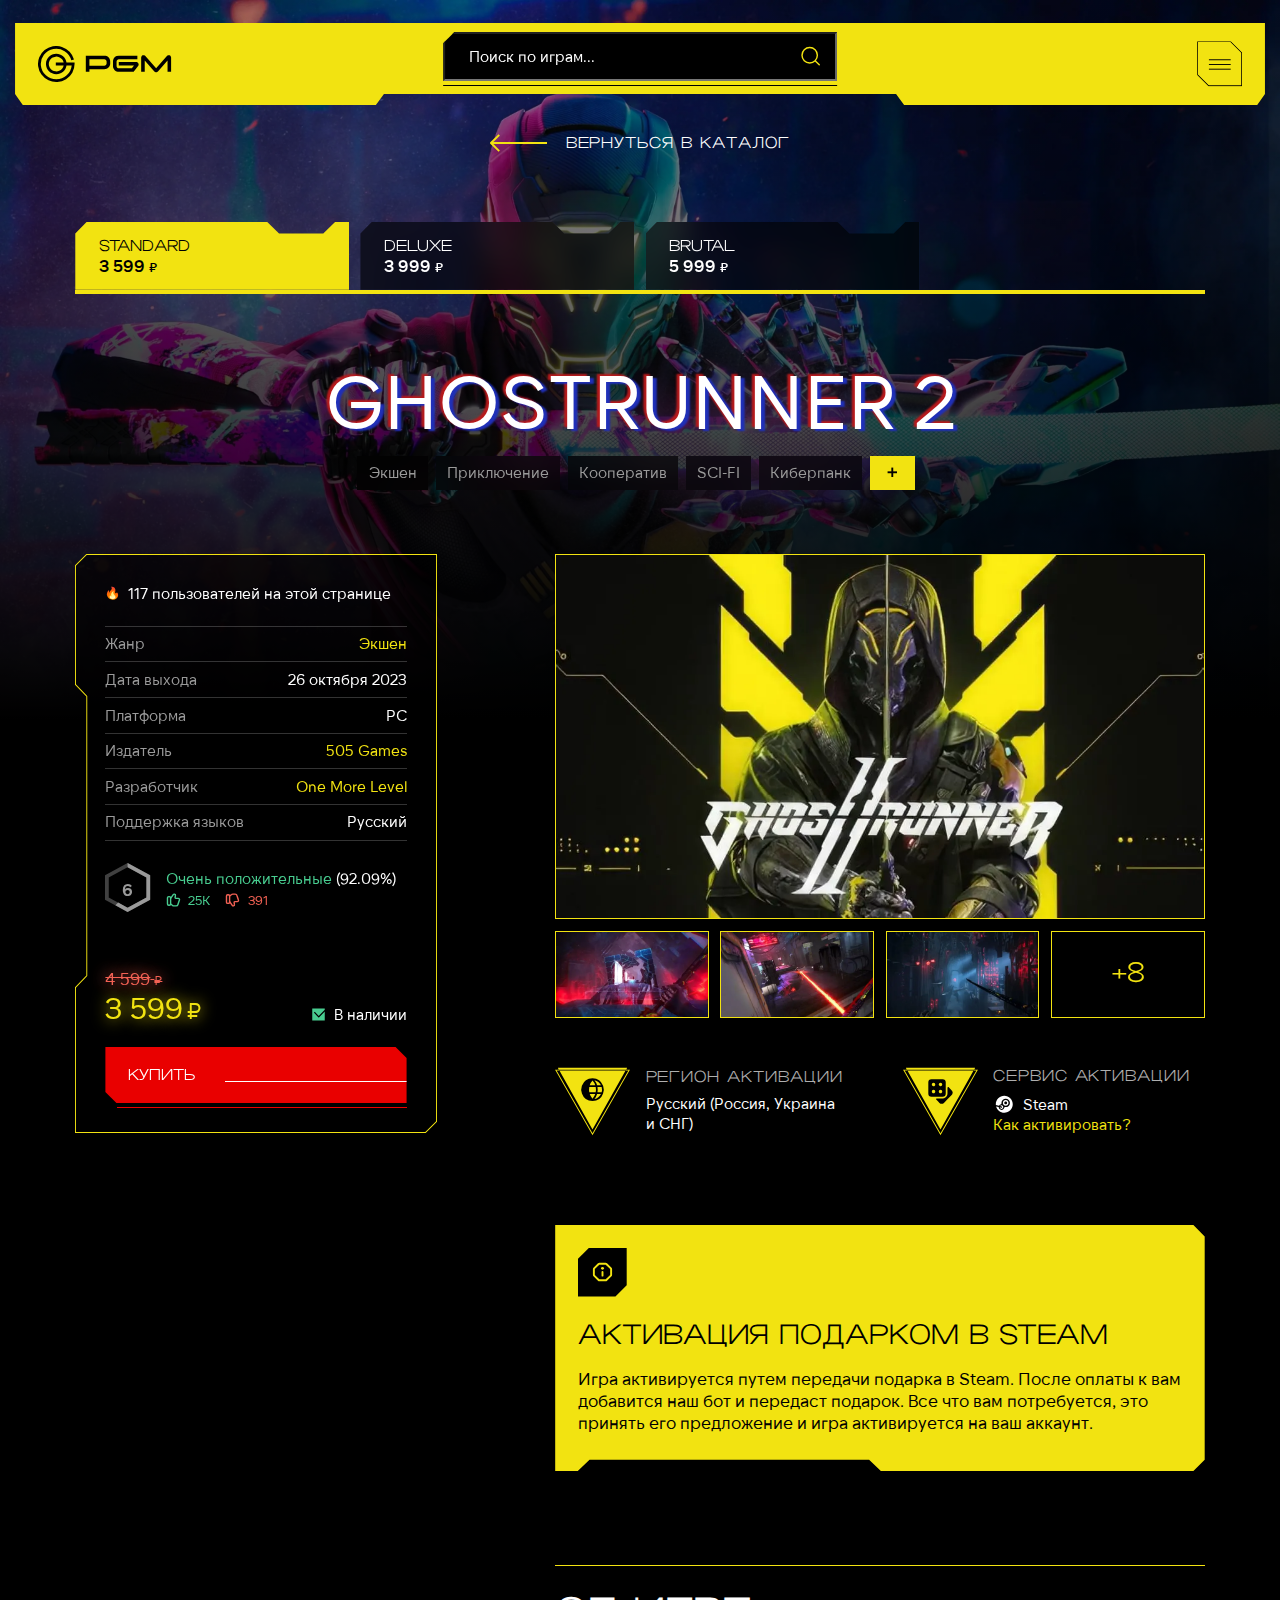
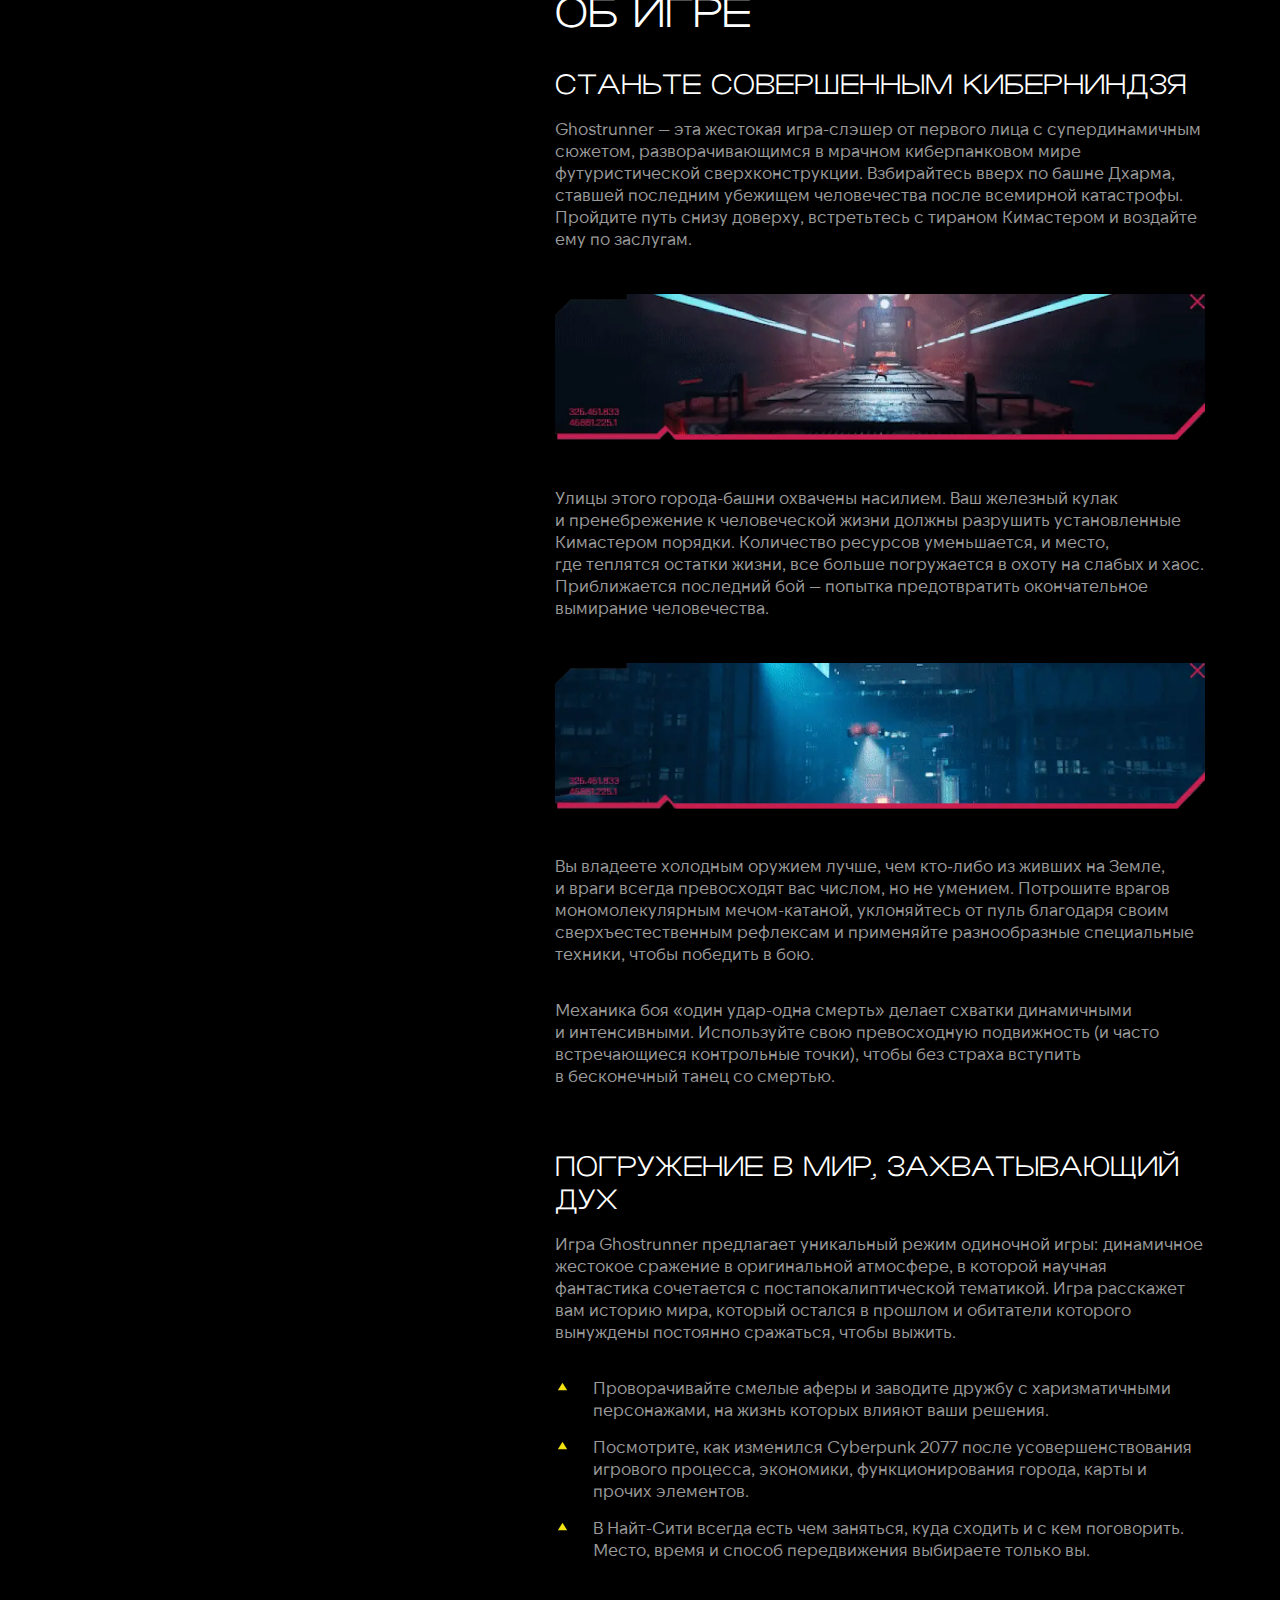
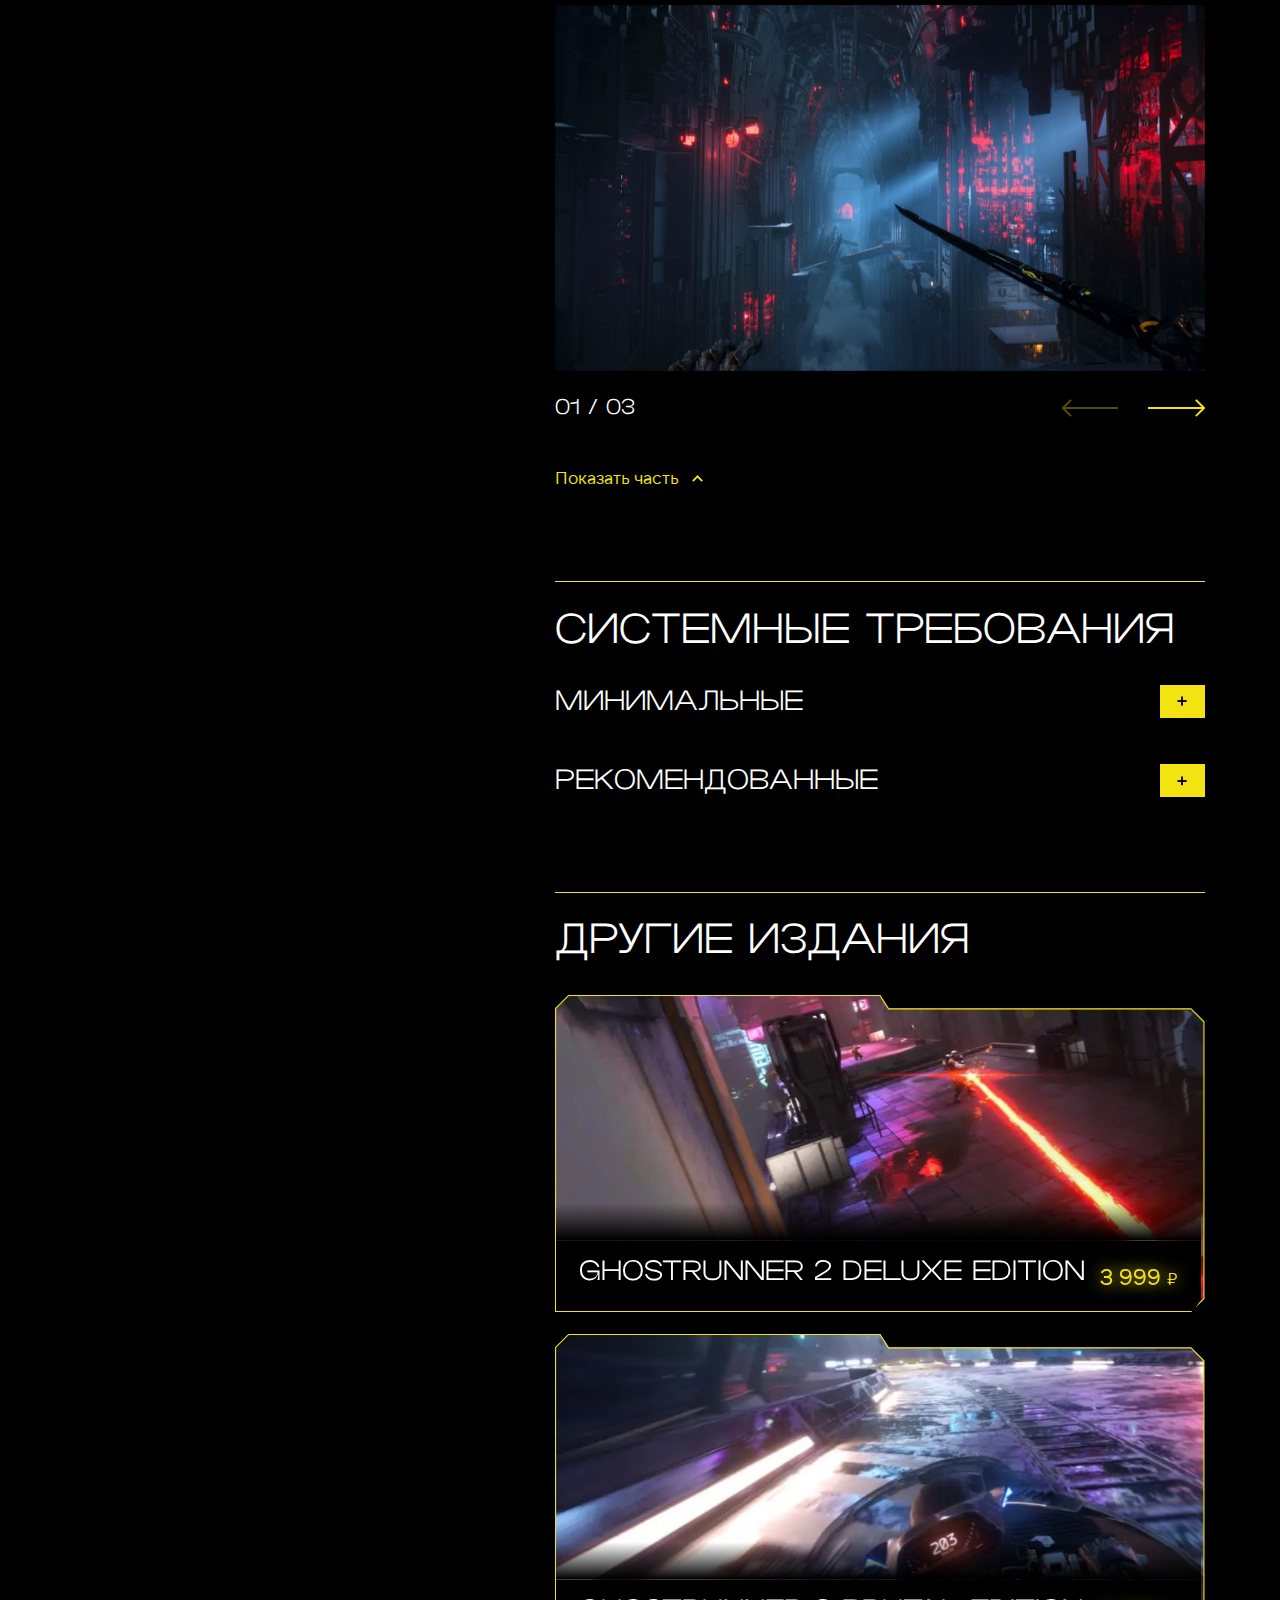
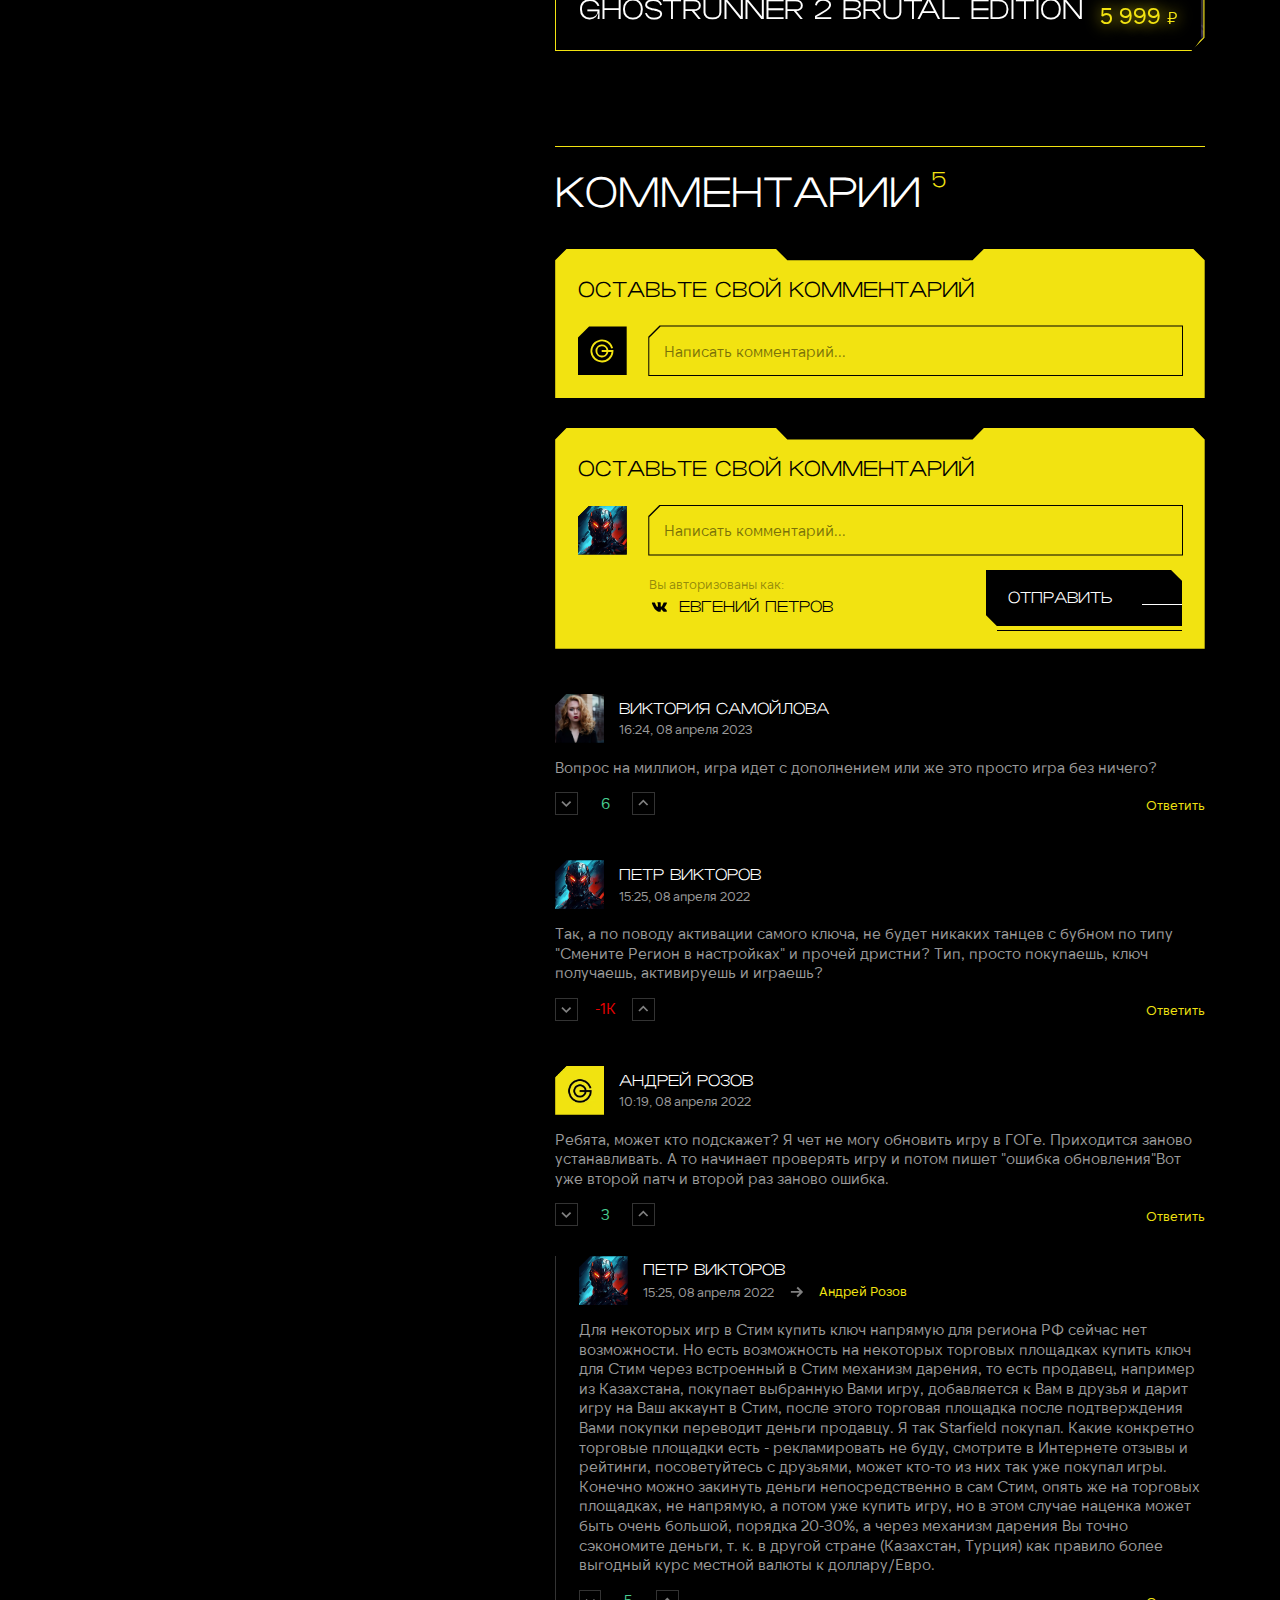
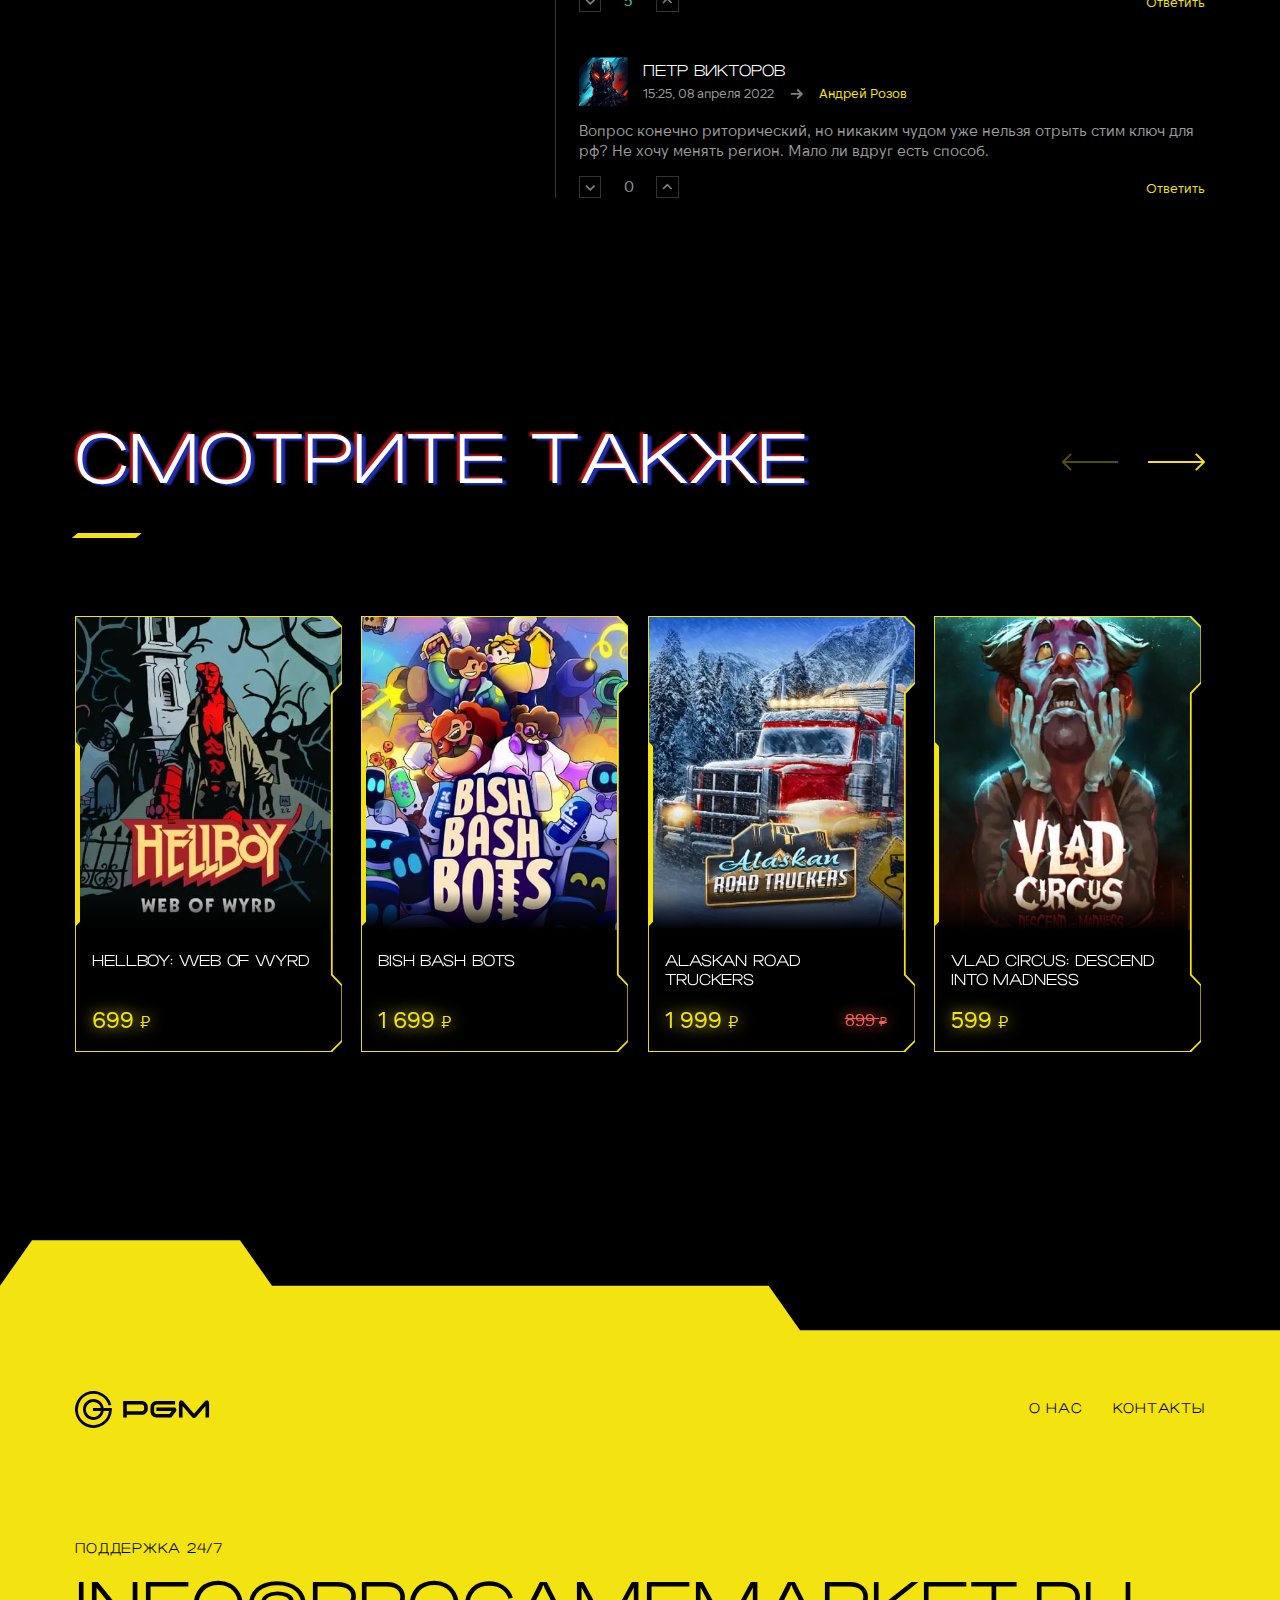
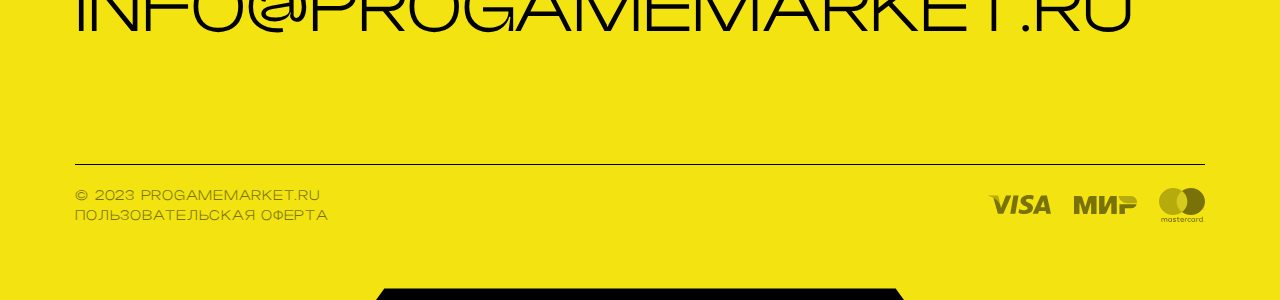
<file: product2.html>
<!DOCTYPE html>
<html lang="ru">

<head>
    <meta charset="UTF-8">
    <meta name="viewport" content="width=device-width, initial-scale=1.0">
    <meta name="description" content="">
    <meta name="keywords" content="">
    <link rel="stylesheet" href="css/libs.min.css">
    <link rel="stylesheet" href="css/style.min.css">
    <title>Оформление заказа</title>
</head>

<body class="m-page">
    <div class="wrapper">
        <header class="header">
            <div class="container">
                <div class="header__inner">
                    <a href="" class="header__logo logo">
                        <img src="img/logo.svg" alt="">
                    </a>

                    <div class="header-search">
                        <fieldset class="header-search__field">
                            <input class="_search-filed" type="text" placeholder="Поиск по играм...">
                            <button class="header-search__btn">
                                <img src="img/search-icon.svg" alt="">
                            </button>
                        </fieldset>

                        <div class="search-result">
                            <div class="_view1">
                                <div class="search-result__title text32 font2">
                                    Популярное
                                </div>
                                <div class="search-result__items">
                                    <a href="" class="search-card">
                                        <div class="search-card__img" style="background-image: url(img/search-img.webp);">
                                            <svg xmlns="http://www.w3.org/2000/svg" width="160" height="200" viewBox="0 0 160 200" fill="none">
                                                <path d="M0 0V-1H-1V0H0ZM148 0L148.707 -0.707107L148.414 -1H148V0ZM0 200H-1V201H0V200ZM148 200V201H148.414L148.707 200.707L148 200ZM160 188L160.707 188.707L161 188.414V188H160ZM160 161H161V160.598L160.721 160.307L160 161ZM148 148.5H147V148.902L147.279 149.193L148 148.5ZM148 51.5L147.279 50.8075L147 51.0977V51.5H148ZM160 39L160.721 39.6925L161 39.4023V39H160ZM160 12H161V11.5858L160.707 11.2929L160 12ZM0 1H148V-1H0V1ZM1 200V0H-1V200H1ZM148 199H0V201H148V199ZM159.293 187.293L147.293 199.293L148.707 200.707L160.707 188.707L159.293 187.293ZM159 161V188H161V161H159ZM160.721 160.307L148.721 147.807L147.279 149.193L159.279 161.693L160.721 160.307ZM149 148.5L149 51.5H147L147 148.5H149ZM148.721 52.1925L160.721 39.6925L159.279 38.3075L147.279 50.8075L148.721 52.1925ZM159 12V39H161V12H159ZM147.293 0.707107L159.293 12.7071L160.707 11.2929L148.707 -0.707107L147.293 0.707107Z" fill="#F2E311" mask="url(#path-1-inside-1_1743_1147)" />
                                            </svg>
                                        </div>
                                        <div class="search-card__title">
                                            <div class="text18 font2">GHOSTRUNNER 2</div>
                                        </div>
                                        <div class="search-card__price">
                                            <div class="text18 yellow-text yellow-shadow">
                                                1 999 ₽
                                            </div>
                                        </div>
                                    </a>

                                    <a href="" class="search-card">
                                        <div class="search-card__img" style="background-image: url(img/search-img2.webp);">
                                            <svg xmlns="http://www.w3.org/2000/svg" width="160" height="200" viewBox="0 0 160 200" fill="none">
                                                <path d="M0 0V-1H-1V0H0ZM148 0L148.707 -0.707107L148.414 -1H148V0ZM0 200H-1V201H0V200ZM148 200V201H148.414L148.707 200.707L148 200ZM160 188L160.707 188.707L161 188.414V188H160ZM160 161H161V160.598L160.721 160.307L160 161ZM148 148.5H147V148.902L147.279 149.193L148 148.5ZM148 51.5L147.279 50.8075L147 51.0977V51.5H148ZM160 39L160.721 39.6925L161 39.4023V39H160ZM160 12H161V11.5858L160.707 11.2929L160 12ZM0 1H148V-1H0V1ZM1 200V0H-1V200H1ZM148 199H0V201H148V199ZM159.293 187.293L147.293 199.293L148.707 200.707L160.707 188.707L159.293 187.293ZM159 161V188H161V161H159ZM160.721 160.307L148.721 147.807L147.279 149.193L159.279 161.693L160.721 160.307ZM149 148.5L149 51.5H147L147 148.5H149ZM148.721 52.1925L160.721 39.6925L159.279 38.3075L147.279 50.8075L148.721 52.1925ZM159 12V39H161V12H159ZM147.293 0.707107L159.293 12.7071L160.707 11.2929L148.707 -0.707107L147.293 0.707107Z" fill="#F2E311" mask="url(#path-1-inside-1_1743_1147)" />
                                            </svg>
                                        </div>
                                        <div class="search-card__title">
                                            <div class="text18 font2">Bish Bash Bots</div>
                                        </div>
                                        <div class="search-card__price">
                                            <div class="text18 yellow-text yellow-shadow">
                                                1 699 ₽
                                            </div>
                                        </div>
                                    </a>

                                    <a href="" class="search-card">
                                        <div class="search-card__img" style="background-image: url(img/search-img3.webp);">
                                            <svg xmlns="http://www.w3.org/2000/svg" width="160" height="200" viewBox="0 0 160 200" fill="none">
                                                <path d="M0 0V-1H-1V0H0ZM148 0L148.707 -0.707107L148.414 -1H148V0ZM0 200H-1V201H0V200ZM148 200V201H148.414L148.707 200.707L148 200ZM160 188L160.707 188.707L161 188.414V188H160ZM160 161H161V160.598L160.721 160.307L160 161ZM148 148.5H147V148.902L147.279 149.193L148 148.5ZM148 51.5L147.279 50.8075L147 51.0977V51.5H148ZM160 39L160.721 39.6925L161 39.4023V39H160ZM160 12H161V11.5858L160.707 11.2929L160 12ZM0 1H148V-1H0V1ZM1 200V0H-1V200H1ZM148 199H0V201H148V199ZM159.293 187.293L147.293 199.293L148.707 200.707L160.707 188.707L159.293 187.293ZM159 161V188H161V161H159ZM160.721 160.307L148.721 147.807L147.279 149.193L159.279 161.693L160.721 160.307ZM149 148.5L149 51.5H147L147 148.5H149ZM148.721 52.1925L160.721 39.6925L159.279 38.3075L147.279 50.8075L148.721 52.1925ZM159 12V39H161V12H159ZM147.293 0.707107L159.293 12.7071L160.707 11.2929L148.707 -0.707107L147.293 0.707107Z" fill="#F2E311" mask="url(#path-1-inside-1_1743_1147)" />
                                            </svg>
                                        </div>
                                        <div class="search-card__title">
                                            <div class="text18 font2">HELLBOY: WEB OF WYRD</div>
                                        </div>
                                        <div class="search-card__price">
                                            <div class="text18 yellow-text yellow-shadow">
                                                1 999 ₽
                                            </div>
                                        </div>
                                    </a>

                                    <a href="" class="search-card">
                                        <div class="search-card__img" style="background-image: url(img/search-img4.webp);">
                                            <svg xmlns="http://www.w3.org/2000/svg" width="160" height="200" viewBox="0 0 160 200" fill="none">
                                                <path d="M0 0V-1H-1V0H0ZM148 0L148.707 -0.707107L148.414 -1H148V0ZM0 200H-1V201H0V200ZM148 200V201H148.414L148.707 200.707L148 200ZM160 188L160.707 188.707L161 188.414V188H160ZM160 161H161V160.598L160.721 160.307L160 161ZM148 148.5H147V148.902L147.279 149.193L148 148.5ZM148 51.5L147.279 50.8075L147 51.0977V51.5H148ZM160 39L160.721 39.6925L161 39.4023V39H160ZM160 12H161V11.5858L160.707 11.2929L160 12ZM0 1H148V-1H0V1ZM1 200V0H-1V200H1ZM148 199H0V201H148V199ZM159.293 187.293L147.293 199.293L148.707 200.707L160.707 188.707L159.293 187.293ZM159 161V188H161V161H159ZM160.721 160.307L148.721 147.807L147.279 149.193L159.279 161.693L160.721 160.307ZM149 148.5L149 51.5H147L147 148.5H149ZM148.721 52.1925L160.721 39.6925L159.279 38.3075L147.279 50.8075L148.721 52.1925ZM159 12V39H161V12H159ZM147.293 0.707107L159.293 12.7071L160.707 11.2929L148.707 -0.707107L147.293 0.707107Z" fill="#F2E311" mask="url(#path-1-inside-1_1743_1147)" />
                                            </svg>
                                        </div>
                                        <div class="search-card__title">
                                            <div class="text18 font2">Alaskan Road Truckers</div>
                                        </div>
                                        <div class="search-card__price">
                                            <div class="text18 yellow-text yellow-shadow">
                                                999 ₽
                                            </div>
                                        </div>
                                    </a>

                                    <a href="" class="search-card">
                                        <div class="search-card__img" style="background-image: url(img/search-img.webp);">
                                            <svg xmlns="http://www.w3.org/2000/svg" width="160" height="200" viewBox="0 0 160 200" fill="none">
                                                <path d="M0 0V-1H-1V0H0ZM148 0L148.707 -0.707107L148.414 -1H148V0ZM0 200H-1V201H0V200ZM148 200V201H148.414L148.707 200.707L148 200ZM160 188L160.707 188.707L161 188.414V188H160ZM160 161H161V160.598L160.721 160.307L160 161ZM148 148.5H147V148.902L147.279 149.193L148 148.5ZM148 51.5L147.279 50.8075L147 51.0977V51.5H148ZM160 39L160.721 39.6925L161 39.4023V39H160ZM160 12H161V11.5858L160.707 11.2929L160 12ZM0 1H148V-1H0V1ZM1 200V0H-1V200H1ZM148 199H0V201H148V199ZM159.293 187.293L147.293 199.293L148.707 200.707L160.707 188.707L159.293 187.293ZM159 161V188H161V161H159ZM160.721 160.307L148.721 147.807L147.279 149.193L159.279 161.693L160.721 160.307ZM149 148.5L149 51.5H147L147 148.5H149ZM148.721 52.1925L160.721 39.6925L159.279 38.3075L147.279 50.8075L148.721 52.1925ZM159 12V39H161V12H159ZM147.293 0.707107L159.293 12.7071L160.707 11.2929L148.707 -0.707107L147.293 0.707107Z" fill="#F2E311" mask="url(#path-1-inside-1_1743_1147)" />
                                            </svg>
                                        </div>
                                        <div class="search-card__title">
                                            <div class="text18 font2">GHOSTRUNNER 2</div>
                                        </div>
                                        <div class="search-card__price">
                                            <div class="text18 yellow-text yellow-shadow">
                                                1 999 ₽
                                            </div>
                                        </div>
                                    </a>

                                    <a href="" class="search-card">
                                        <div class="search-card__img" style="background-image: url(img/search-img2.webp);">
                                            <svg xmlns="http://www.w3.org/2000/svg" width="160" height="200" viewBox="0 0 160 200" fill="none">
                                                <path d="M0 0V-1H-1V0H0ZM148 0L148.707 -0.707107L148.414 -1H148V0ZM0 200H-1V201H0V200ZM148 200V201H148.414L148.707 200.707L148 200ZM160 188L160.707 188.707L161 188.414V188H160ZM160 161H161V160.598L160.721 160.307L160 161ZM148 148.5H147V148.902L147.279 149.193L148 148.5ZM148 51.5L147.279 50.8075L147 51.0977V51.5H148ZM160 39L160.721 39.6925L161 39.4023V39H160ZM160 12H161V11.5858L160.707 11.2929L160 12ZM0 1H148V-1H0V1ZM1 200V0H-1V200H1ZM148 199H0V201H148V199ZM159.293 187.293L147.293 199.293L148.707 200.707L160.707 188.707L159.293 187.293ZM159 161V188H161V161H159ZM160.721 160.307L148.721 147.807L147.279 149.193L159.279 161.693L160.721 160.307ZM149 148.5L149 51.5H147L147 148.5H149ZM148.721 52.1925L160.721 39.6925L159.279 38.3075L147.279 50.8075L148.721 52.1925ZM159 12V39H161V12H159ZM147.293 0.707107L159.293 12.7071L160.707 11.2929L148.707 -0.707107L147.293 0.707107Z" fill="#F2E311" mask="url(#path-1-inside-1_1743_1147)" />
                                            </svg>
                                        </div>
                                        <div class="search-card__title">
                                            <div class="text18 font2">Bish Bash Bots</div>
                                        </div>
                                        <div class="search-card__price">
                                            <div class="text18 yellow-text yellow-shadow">
                                                1 699 ₽
                                            </div>
                                        </div>
                                    </a>

                                    <a href="" class="search-card">
                                        <div class="search-card__img" style="background-image: url(img/search-img3.webp);">
                                            <svg xmlns="http://www.w3.org/2000/svg" width="160" height="200" viewBox="0 0 160 200" fill="none">
                                                <path d="M0 0V-1H-1V0H0ZM148 0L148.707 -0.707107L148.414 -1H148V0ZM0 200H-1V201H0V200ZM148 200V201H148.414L148.707 200.707L148 200ZM160 188L160.707 188.707L161 188.414V188H160ZM160 161H161V160.598L160.721 160.307L160 161ZM148 148.5H147V148.902L147.279 149.193L148 148.5ZM148 51.5L147.279 50.8075L147 51.0977V51.5H148ZM160 39L160.721 39.6925L161 39.4023V39H160ZM160 12H161V11.5858L160.707 11.2929L160 12ZM0 1H148V-1H0V1ZM1 200V0H-1V200H1ZM148 199H0V201H148V199ZM159.293 187.293L147.293 199.293L148.707 200.707L160.707 188.707L159.293 187.293ZM159 161V188H161V161H159ZM160.721 160.307L148.721 147.807L147.279 149.193L159.279 161.693L160.721 160.307ZM149 148.5L149 51.5H147L147 148.5H149ZM148.721 52.1925L160.721 39.6925L159.279 38.3075L147.279 50.8075L148.721 52.1925ZM159 12V39H161V12H159ZM147.293 0.707107L159.293 12.7071L160.707 11.2929L148.707 -0.707107L147.293 0.707107Z" fill="#F2E311" mask="url(#path-1-inside-1_1743_1147)" />
                                            </svg>
                                        </div>
                                        <div class="search-card__title">
                                            <div class="text18 font2">HELLBOY: WEB OF WYRD</div>
                                        </div>
                                        <div class="search-card__price">
                                            <div class="text18 yellow-text yellow-shadow">
                                                1 999 ₽
                                            </div>
                                        </div>
                                    </a>

                                    <a href="" class="search-card">
                                        <div class="search-card__img" style="background-image: url(img/search-img4.webp);">
                                            <svg xmlns="http://www.w3.org/2000/svg" width="160" height="200" viewBox="0 0 160 200" fill="none">
                                                <path d="M0 0V-1H-1V0H0ZM148 0L148.707 -0.707107L148.414 -1H148V0ZM0 200H-1V201H0V200ZM148 200V201H148.414L148.707 200.707L148 200ZM160 188L160.707 188.707L161 188.414V188H160ZM160 161H161V160.598L160.721 160.307L160 161ZM148 148.5H147V148.902L147.279 149.193L148 148.5ZM148 51.5L147.279 50.8075L147 51.0977V51.5H148ZM160 39L160.721 39.6925L161 39.4023V39H160ZM160 12H161V11.5858L160.707 11.2929L160 12ZM0 1H148V-1H0V1ZM1 200V0H-1V200H1ZM148 199H0V201H148V199ZM159.293 187.293L147.293 199.293L148.707 200.707L160.707 188.707L159.293 187.293ZM159 161V188H161V161H159ZM160.721 160.307L148.721 147.807L147.279 149.193L159.279 161.693L160.721 160.307ZM149 148.5L149 51.5H147L147 148.5H149ZM148.721 52.1925L160.721 39.6925L159.279 38.3075L147.279 50.8075L148.721 52.1925ZM159 12V39H161V12H159ZM147.293 0.707107L159.293 12.7071L160.707 11.2929L148.707 -0.707107L147.293 0.707107Z" fill="#F2E311" mask="url(#path-1-inside-1_1743_1147)" />
                                            </svg>
                                        </div>
                                        <div class="search-card__title">
                                            <div class="text18 font2">Alaskan Road Truckers</div>
                                        </div>
                                        <div class="search-card__price">
                                            <div class="text18 yellow-text yellow-shadow">
                                                999 ₽
                                            </div>
                                        </div>
                                    </a>

                                </div>
                            </div>
                            <div class="_view2">
                                <div class="search-result__title text32 font2">
                                    Найдено: 24
                                </div>
                                <div class="search-result__items">
                                    <a href="" class="search-card">
                                        <div class="search-card__img" style="background-image: url(img/search-img.webp);">
                                            <svg xmlns="http://www.w3.org/2000/svg" width="160" height="200" viewBox="0 0 160 200" fill="none">
                                                <path d="M0 0V-1H-1V0H0ZM148 0L148.707 -0.707107L148.414 -1H148V0ZM0 200H-1V201H0V200ZM148 200V201H148.414L148.707 200.707L148 200ZM160 188L160.707 188.707L161 188.414V188H160ZM160 161H161V160.598L160.721 160.307L160 161ZM148 148.5H147V148.902L147.279 149.193L148 148.5ZM148 51.5L147.279 50.8075L147 51.0977V51.5H148ZM160 39L160.721 39.6925L161 39.4023V39H160ZM160 12H161V11.5858L160.707 11.2929L160 12ZM0 1H148V-1H0V1ZM1 200V0H-1V200H1ZM148 199H0V201H148V199ZM159.293 187.293L147.293 199.293L148.707 200.707L160.707 188.707L159.293 187.293ZM159 161V188H161V161H159ZM160.721 160.307L148.721 147.807L147.279 149.193L159.279 161.693L160.721 160.307ZM149 148.5L149 51.5H147L147 148.5H149ZM148.721 52.1925L160.721 39.6925L159.279 38.3075L147.279 50.8075L148.721 52.1925ZM159 12V39H161V12H159ZM147.293 0.707107L159.293 12.7071L160.707 11.2929L148.707 -0.707107L147.293 0.707107Z" fill="#F2E311" mask="url(#path-1-inside-1_1743_1147)" />
                                            </svg>
                                        </div>
                                        <div class="search-card__title">
                                            <div class="text18 font2">GHOSTRUNNER 2</div>
                                        </div>
                                        <div class="search-card__price">
                                            <div class="text18 yellow-text yellow-shadow">
                                                1 999 ₽
                                            </div>
                                        </div>
                                    </a>

                                    <a href="" class="search-card">
                                        <div class="search-card__img" style="background-image: url(img/search-img2.webp);">
                                            <svg xmlns="http://www.w3.org/2000/svg" width="160" height="200" viewBox="0 0 160 200" fill="none">
                                                <path d="M0 0V-1H-1V0H0ZM148 0L148.707 -0.707107L148.414 -1H148V0ZM0 200H-1V201H0V200ZM148 200V201H148.414L148.707 200.707L148 200ZM160 188L160.707 188.707L161 188.414V188H160ZM160 161H161V160.598L160.721 160.307L160 161ZM148 148.5H147V148.902L147.279 149.193L148 148.5ZM148 51.5L147.279 50.8075L147 51.0977V51.5H148ZM160 39L160.721 39.6925L161 39.4023V39H160ZM160 12H161V11.5858L160.707 11.2929L160 12ZM0 1H148V-1H0V1ZM1 200V0H-1V200H1ZM148 199H0V201H148V199ZM159.293 187.293L147.293 199.293L148.707 200.707L160.707 188.707L159.293 187.293ZM159 161V188H161V161H159ZM160.721 160.307L148.721 147.807L147.279 149.193L159.279 161.693L160.721 160.307ZM149 148.5L149 51.5H147L147 148.5H149ZM148.721 52.1925L160.721 39.6925L159.279 38.3075L147.279 50.8075L148.721 52.1925ZM159 12V39H161V12H159ZM147.293 0.707107L159.293 12.7071L160.707 11.2929L148.707 -0.707107L147.293 0.707107Z" fill="#F2E311" mask="url(#path-1-inside-1_1743_1147)" />
                                            </svg>
                                        </div>
                                        <div class="search-card__title">
                                            <div class="text18 font2">Bish Bash Bots</div>
                                        </div>
                                        <div class="search-card__price">
                                            <div class="text18 yellow-text yellow-shadow">
                                                1 699 ₽
                                            </div>
                                        </div>
                                    </a>

                                    <a href="" class="search-card">
                                        <div class="search-card__img" style="background-image: url(img/search-img3.webp);">
                                            <svg xmlns="http://www.w3.org/2000/svg" width="160" height="200" viewBox="0 0 160 200" fill="none">
                                                <path d="M0 0V-1H-1V0H0ZM148 0L148.707 -0.707107L148.414 -1H148V0ZM0 200H-1V201H0V200ZM148 200V201H148.414L148.707 200.707L148 200ZM160 188L160.707 188.707L161 188.414V188H160ZM160 161H161V160.598L160.721 160.307L160 161ZM148 148.5H147V148.902L147.279 149.193L148 148.5ZM148 51.5L147.279 50.8075L147 51.0977V51.5H148ZM160 39L160.721 39.6925L161 39.4023V39H160ZM160 12H161V11.5858L160.707 11.2929L160 12ZM0 1H148V-1H0V1ZM1 200V0H-1V200H1ZM148 199H0V201H148V199ZM159.293 187.293L147.293 199.293L148.707 200.707L160.707 188.707L159.293 187.293ZM159 161V188H161V161H159ZM160.721 160.307L148.721 147.807L147.279 149.193L159.279 161.693L160.721 160.307ZM149 148.5L149 51.5H147L147 148.5H149ZM148.721 52.1925L160.721 39.6925L159.279 38.3075L147.279 50.8075L148.721 52.1925ZM159 12V39H161V12H159ZM147.293 0.707107L159.293 12.7071L160.707 11.2929L148.707 -0.707107L147.293 0.707107Z" fill="#F2E311" mask="url(#path-1-inside-1_1743_1147)" />
                                            </svg>
                                        </div>
                                        <div class="search-card__title">
                                            <div class="text18 font2">HELLBOY: WEB OF WYRD</div>
                                        </div>
                                        <div class="search-card__price">
                                            <div class="text18 yellow-text yellow-shadow">
                                                1 999 ₽
                                            </div>
                                        </div>
                                    </a>

                                    <a href="" class="search-card">
                                        <div class="search-card__img" style="background-image: url(img/search-img4.webp);">
                                            <svg xmlns="http://www.w3.org/2000/svg" width="160" height="200" viewBox="0 0 160 200" fill="none">
                                                <path d="M0 0V-1H-1V0H0ZM148 0L148.707 -0.707107L148.414 -1H148V0ZM0 200H-1V201H0V200ZM148 200V201H148.414L148.707 200.707L148 200ZM160 188L160.707 188.707L161 188.414V188H160ZM160 161H161V160.598L160.721 160.307L160 161ZM148 148.5H147V148.902L147.279 149.193L148 148.5ZM148 51.5L147.279 50.8075L147 51.0977V51.5H148ZM160 39L160.721 39.6925L161 39.4023V39H160ZM160 12H161V11.5858L160.707 11.2929L160 12ZM0 1H148V-1H0V1ZM1 200V0H-1V200H1ZM148 199H0V201H148V199ZM159.293 187.293L147.293 199.293L148.707 200.707L160.707 188.707L159.293 187.293ZM159 161V188H161V161H159ZM160.721 160.307L148.721 147.807L147.279 149.193L159.279 161.693L160.721 160.307ZM149 148.5L149 51.5H147L147 148.5H149ZM148.721 52.1925L160.721 39.6925L159.279 38.3075L147.279 50.8075L148.721 52.1925ZM159 12V39H161V12H159ZM147.293 0.707107L159.293 12.7071L160.707 11.2929L148.707 -0.707107L147.293 0.707107Z" fill="#F2E311" mask="url(#path-1-inside-1_1743_1147)" />
                                            </svg>
                                        </div>
                                        <div class="search-card__title">
                                            <div class="text18 font2">Alaskan Road Truckers</div>
                                        </div>
                                        <div class="search-card__price">
                                            <div class="text18 yellow-text yellow-shadow">
                                                999 ₽
                                            </div>
                                        </div>
                                    </a>

                                    <a href="" class="search-card">
                                        <div class="search-card__img" style="background-image: url(img/search-img.webp);">
                                            <svg xmlns="http://www.w3.org/2000/svg" width="160" height="200" viewBox="0 0 160 200" fill="none">
                                                <path d="M0 0V-1H-1V0H0ZM148 0L148.707 -0.707107L148.414 -1H148V0ZM0 200H-1V201H0V200ZM148 200V201H148.414L148.707 200.707L148 200ZM160 188L160.707 188.707L161 188.414V188H160ZM160 161H161V160.598L160.721 160.307L160 161ZM148 148.5H147V148.902L147.279 149.193L148 148.5ZM148 51.5L147.279 50.8075L147 51.0977V51.5H148ZM160 39L160.721 39.6925L161 39.4023V39H160ZM160 12H161V11.5858L160.707 11.2929L160 12ZM0 1H148V-1H0V1ZM1 200V0H-1V200H1ZM148 199H0V201H148V199ZM159.293 187.293L147.293 199.293L148.707 200.707L160.707 188.707L159.293 187.293ZM159 161V188H161V161H159ZM160.721 160.307L148.721 147.807L147.279 149.193L159.279 161.693L160.721 160.307ZM149 148.5L149 51.5H147L147 148.5H149ZM148.721 52.1925L160.721 39.6925L159.279 38.3075L147.279 50.8075L148.721 52.1925ZM159 12V39H161V12H159ZM147.293 0.707107L159.293 12.7071L160.707 11.2929L148.707 -0.707107L147.293 0.707107Z" fill="#F2E311" mask="url(#path-1-inside-1_1743_1147)" />
                                            </svg>
                                        </div>
                                        <div class="search-card__title">
                                            <div class="text18 font2">GHOSTRUNNER 2</div>
                                        </div>
                                        <div class="search-card__price">
                                            <div class="text18 yellow-text yellow-shadow">
                                                1 999 ₽
                                            </div>
                                        </div>
                                    </a>

                                    <a href="" class="search-card">
                                        <div class="search-card__img" style="background-image: url(img/search-img2.webp);">
                                            <svg xmlns="http://www.w3.org/2000/svg" width="160" height="200" viewBox="0 0 160 200" fill="none">
                                                <path d="M0 0V-1H-1V0H0ZM148 0L148.707 -0.707107L148.414 -1H148V0ZM0 200H-1V201H0V200ZM148 200V201H148.414L148.707 200.707L148 200ZM160 188L160.707 188.707L161 188.414V188H160ZM160 161H161V160.598L160.721 160.307L160 161ZM148 148.5H147V148.902L147.279 149.193L148 148.5ZM148 51.5L147.279 50.8075L147 51.0977V51.5H148ZM160 39L160.721 39.6925L161 39.4023V39H160ZM160 12H161V11.5858L160.707 11.2929L160 12ZM0 1H148V-1H0V1ZM1 200V0H-1V200H1ZM148 199H0V201H148V199ZM159.293 187.293L147.293 199.293L148.707 200.707L160.707 188.707L159.293 187.293ZM159 161V188H161V161H159ZM160.721 160.307L148.721 147.807L147.279 149.193L159.279 161.693L160.721 160.307ZM149 148.5L149 51.5H147L147 148.5H149ZM148.721 52.1925L160.721 39.6925L159.279 38.3075L147.279 50.8075L148.721 52.1925ZM159 12V39H161V12H159ZM147.293 0.707107L159.293 12.7071L160.707 11.2929L148.707 -0.707107L147.293 0.707107Z" fill="#F2E311" mask="url(#path-1-inside-1_1743_1147)" />
                                            </svg>
                                        </div>
                                        <div class="search-card__title">
                                            <div class="text18 font2">Bish Bash Bots</div>
                                        </div>
                                        <div class="search-card__price">
                                            <div class="text18 yellow-text yellow-shadow">
                                                1 699 ₽
                                            </div>
                                        </div>
                                    </a>

                                    <a href="" class="search-card">
                                        <div class="search-card__img" style="background-image: url(img/search-img3.webp);">
                                            <svg xmlns="http://www.w3.org/2000/svg" width="160" height="200" viewBox="0 0 160 200" fill="none">
                                                <path d="M0 0V-1H-1V0H0ZM148 0L148.707 -0.707107L148.414 -1H148V0ZM0 200H-1V201H0V200ZM148 200V201H148.414L148.707 200.707L148 200ZM160 188L160.707 188.707L161 188.414V188H160ZM160 161H161V160.598L160.721 160.307L160 161ZM148 148.5H147V148.902L147.279 149.193L148 148.5ZM148 51.5L147.279 50.8075L147 51.0977V51.5H148ZM160 39L160.721 39.6925L161 39.4023V39H160ZM160 12H161V11.5858L160.707 11.2929L160 12ZM0 1H148V-1H0V1ZM1 200V0H-1V200H1ZM148 199H0V201H148V199ZM159.293 187.293L147.293 199.293L148.707 200.707L160.707 188.707L159.293 187.293ZM159 161V188H161V161H159ZM160.721 160.307L148.721 147.807L147.279 149.193L159.279 161.693L160.721 160.307ZM149 148.5L149 51.5H147L147 148.5H149ZM148.721 52.1925L160.721 39.6925L159.279 38.3075L147.279 50.8075L148.721 52.1925ZM159 12V39H161V12H159ZM147.293 0.707107L159.293 12.7071L160.707 11.2929L148.707 -0.707107L147.293 0.707107Z" fill="#F2E311" mask="url(#path-1-inside-1_1743_1147)" />
                                            </svg>
                                        </div>
                                        <div class="search-card__title">
                                            <div class="text18 font2">HELLBOY: WEB OF WYRD</div>
                                        </div>
                                        <div class="search-card__price">
                                            <div class="text18 yellow-text yellow-shadow">
                                                1 999 ₽
                                            </div>
                                        </div>
                                    </a>

                                    <a href="" class="search-card">
                                        <div class="search-card__img" style="background-image: url(img/search-img4.webp);">
                                            <svg xmlns="http://www.w3.org/2000/svg" width="160" height="200" viewBox="0 0 160 200" fill="none">
                                                <path d="M0 0V-1H-1V0H0ZM148 0L148.707 -0.707107L148.414 -1H148V0ZM0 200H-1V201H0V200ZM148 200V201H148.414L148.707 200.707L148 200ZM160 188L160.707 188.707L161 188.414V188H160ZM160 161H161V160.598L160.721 160.307L160 161ZM148 148.5H147V148.902L147.279 149.193L148 148.5ZM148 51.5L147.279 50.8075L147 51.0977V51.5H148ZM160 39L160.721 39.6925L161 39.4023V39H160ZM160 12H161V11.5858L160.707 11.2929L160 12ZM0 1H148V-1H0V1ZM1 200V0H-1V200H1ZM148 199H0V201H148V199ZM159.293 187.293L147.293 199.293L148.707 200.707L160.707 188.707L159.293 187.293ZM159 161V188H161V161H159ZM160.721 160.307L148.721 147.807L147.279 149.193L159.279 161.693L160.721 160.307ZM149 148.5L149 51.5H147L147 148.5H149ZM148.721 52.1925L160.721 39.6925L159.279 38.3075L147.279 50.8075L148.721 52.1925ZM159 12V39H161V12H159ZM147.293 0.707107L159.293 12.7071L160.707 11.2929L148.707 -0.707107L147.293 0.707107Z" fill="#F2E311" mask="url(#path-1-inside-1_1743_1147)" />
                                            </svg>
                                        </div>
                                        <div class="search-card__title">
                                            <div class="text18 font2">Alaskan Road Truckers</div>
                                        </div>
                                        <div class="search-card__price">
                                            <div class="text18 yellow-text yellow-shadow">
                                                999 ₽
                                            </div>
                                        </div>
                                    </a>

                                    <a href="" class="search-card">
                                        <div class="search-card__img" style="background-image: url(img/search-img.webp);">
                                            <svg xmlns="http://www.w3.org/2000/svg" width="160" height="200" viewBox="0 0 160 200" fill="none">
                                                <path d="M0 0V-1H-1V0H0ZM148 0L148.707 -0.707107L148.414 -1H148V0ZM0 200H-1V201H0V200ZM148 200V201H148.414L148.707 200.707L148 200ZM160 188L160.707 188.707L161 188.414V188H160ZM160 161H161V160.598L160.721 160.307L160 161ZM148 148.5H147V148.902L147.279 149.193L148 148.5ZM148 51.5L147.279 50.8075L147 51.0977V51.5H148ZM160 39L160.721 39.6925L161 39.4023V39H160ZM160 12H161V11.5858L160.707 11.2929L160 12ZM0 1H148V-1H0V1ZM1 200V0H-1V200H1ZM148 199H0V201H148V199ZM159.293 187.293L147.293 199.293L148.707 200.707L160.707 188.707L159.293 187.293ZM159 161V188H161V161H159ZM160.721 160.307L148.721 147.807L147.279 149.193L159.279 161.693L160.721 160.307ZM149 148.5L149 51.5H147L147 148.5H149ZM148.721 52.1925L160.721 39.6925L159.279 38.3075L147.279 50.8075L148.721 52.1925ZM159 12V39H161V12H159ZM147.293 0.707107L159.293 12.7071L160.707 11.2929L148.707 -0.707107L147.293 0.707107Z" fill="#F2E311" mask="url(#path-1-inside-1_1743_1147)" />
                                            </svg>
                                        </div>
                                        <div class="search-card__title">
                                            <div class="text18 font2">GHOSTRUNNER 2</div>
                                        </div>
                                        <div class="search-card__price">
                                            <div class="text18 yellow-text yellow-shadow">
                                                1 999 ₽
                                            </div>
                                        </div>
                                    </a>

                                    <a href="" class="search-card">
                                        <div class="search-card__img" style="background-image: url(img/search-img2.webp);">
                                            <svg xmlns="http://www.w3.org/2000/svg" width="160" height="200" viewBox="0 0 160 200" fill="none">
                                                <path d="M0 0V-1H-1V0H0ZM148 0L148.707 -0.707107L148.414 -1H148V0ZM0 200H-1V201H0V200ZM148 200V201H148.414L148.707 200.707L148 200ZM160 188L160.707 188.707L161 188.414V188H160ZM160 161H161V160.598L160.721 160.307L160 161ZM148 148.5H147V148.902L147.279 149.193L148 148.5ZM148 51.5L147.279 50.8075L147 51.0977V51.5H148ZM160 39L160.721 39.6925L161 39.4023V39H160ZM160 12H161V11.5858L160.707 11.2929L160 12ZM0 1H148V-1H0V1ZM1 200V0H-1V200H1ZM148 199H0V201H148V199ZM159.293 187.293L147.293 199.293L148.707 200.707L160.707 188.707L159.293 187.293ZM159 161V188H161V161H159ZM160.721 160.307L148.721 147.807L147.279 149.193L159.279 161.693L160.721 160.307ZM149 148.5L149 51.5H147L147 148.5H149ZM148.721 52.1925L160.721 39.6925L159.279 38.3075L147.279 50.8075L148.721 52.1925ZM159 12V39H161V12H159ZM147.293 0.707107L159.293 12.7071L160.707 11.2929L148.707 -0.707107L147.293 0.707107Z" fill="#F2E311" mask="url(#path-1-inside-1_1743_1147)" />
                                            </svg>
                                        </div>
                                        <div class="search-card__title">
                                            <div class="text18 font2">Bish Bash Bots</div>
                                        </div>
                                        <div class="search-card__price">
                                            <div class="text18 yellow-text yellow-shadow">
                                                1 699 ₽
                                            </div>
                                        </div>
                                    </a>

                                    <a href="" class="search-card">
                                        <div class="search-card__img" style="background-image: url(img/search-img3.webp);">
                                            <svg xmlns="http://www.w3.org/2000/svg" width="160" height="200" viewBox="0 0 160 200" fill="none">
                                                <path d="M0 0V-1H-1V0H0ZM148 0L148.707 -0.707107L148.414 -1H148V0ZM0 200H-1V201H0V200ZM148 200V201H148.414L148.707 200.707L148 200ZM160 188L160.707 188.707L161 188.414V188H160ZM160 161H161V160.598L160.721 160.307L160 161ZM148 148.5H147V148.902L147.279 149.193L148 148.5ZM148 51.5L147.279 50.8075L147 51.0977V51.5H148ZM160 39L160.721 39.6925L161 39.4023V39H160ZM160 12H161V11.5858L160.707 11.2929L160 12ZM0 1H148V-1H0V1ZM1 200V0H-1V200H1ZM148 199H0V201H148V199ZM159.293 187.293L147.293 199.293L148.707 200.707L160.707 188.707L159.293 187.293ZM159 161V188H161V161H159ZM160.721 160.307L148.721 147.807L147.279 149.193L159.279 161.693L160.721 160.307ZM149 148.5L149 51.5H147L147 148.5H149ZM148.721 52.1925L160.721 39.6925L159.279 38.3075L147.279 50.8075L148.721 52.1925ZM159 12V39H161V12H159ZM147.293 0.707107L159.293 12.7071L160.707 11.2929L148.707 -0.707107L147.293 0.707107Z" fill="#F2E311" mask="url(#path-1-inside-1_1743_1147)" />
                                            </svg>
                                        </div>
                                        <div class="search-card__title">
                                            <div class="text18 font2">HELLBOY: WEB OF WYRD</div>
                                        </div>
                                        <div class="search-card__price">
                                            <div class="text18 yellow-text yellow-shadow">
                                                1 999 ₽
                                            </div>
                                        </div>
                                    </a>

                                    <div class="search-more">
                                        <a href="" class="search-more__inner font2">
                                            <div class="text32">
                                                +15
                                            </div>
                                            <div class="text18">
                                                Показать
                                                все
                                            </div>
                                        </a>
                                    </div>
                                </div>
                            </div>
                        </div>
                    </div>


                    <button class="burger">
                        <svg class="burger__border" xmlns="http://www.w3.org/2000/svg" width="48" height="48" viewBox="0 0 48 48" fill="none">
                            <mask id="path-1-inside-1_1619_130" fill="white">
                                <path fill-rule="evenodd" clip-rule="evenodd" d="M0 0H36L48 12V48H12L0 36V0Z" />
                            </mask>
                            <path d="M36 0L36.7071 -0.707107L36.4142 -1H36V0ZM0 0V-1H-1V0H0ZM48 12H49V11.5858L48.7071 11.2929L48 12ZM48 48V49H49V48H48ZM12 48L11.2929 48.7071L11.5858 49H12V48ZM0 36H-1V36.4142L-0.707107 36.7071L0 36ZM36 -1H0V1H36V-1ZM48.7071 11.2929L36.7071 -0.707107L35.2929 0.707107L47.2929 12.7071L48.7071 11.2929ZM49 48V12H47V48H49ZM12 49H48V47H12V49ZM12.7071 47.2929L0.707107 35.2929L-0.707107 36.7071L11.2929 48.7071L12.7071 47.2929ZM-1 0V36H1V0H-1Z" fill="black" mask="url(#path-1-inside-1_1619_130)" />
                        </svg>
                        <svg class="burger__icon _view1" width="24" height="24" viewBox="0 0 24 24" fill="none" xmlns="http://www.w3.org/2000/svg">
                            <rect y="7" width="24" height="1" fill="black" />
                            <rect y="12" width="24" height="1" fill="black" />
                            <rect y="17" width="24" height="1" fill="black" />
                        </svg>
                        <svg class="burger__icon _view2" width="24" height="24" viewBox="0 0 24 24" fill="none" xmlns="http://www.w3.org/2000/svg">
                            <path d="M4.89035 4L20 19.3345L19.3704 19.9734L4.26078 4.63894L4.89035 4Z" fill="white" />
                            <path d="M4 19.3611L19.1097 4.0266L19.7392 4.66554L4.62957 20L4 19.3611Z" fill="white" />
                        </svg>
                    </button>

                    <div class="menu">
                        <div class="menu__links">
                            <a href="" class="menu__link"><span class="text24">О нас</span></a>
                            <a href="" class="menu__link"><span class="text24">Контакты</span></a>
                        </div>
                        <div class="menu__support">
                            <div class="text14">Поддержка 24/7</div>
                            <a href="mailto:info@progamemarket.ru" class="menu__support-link"><span class="text24">info@progamemarket.ru</span></a>
                        </div>
                    </div>
                </div>
            </div>

        </header>
        <main class="content">

            <section class="product-page">
                <div class="product-page__bg m-backdrop">
                    <img src="img/main-img2.webp" alt="">
                </div>
                <div class="container">
                    <div class="page-top">
                        <div class="page-top__nav">
                            <a href="" class="page-top__back">
                                <img src="img/prev.svg" alt="">
                                <span class="text18">Вернуться в каталог</span>
                            </a>
                        </div>

                        <div class="product-page__links">
                            <a href="" class="product-page__link _active">
                                <span class="text18 font2">
                                    Standard
                                </span>
                                <div class="product-page__link-price">
                                    <span class="text18">
                                        3 599
                                    </span>
                                    <span class="text14"> ₽</span>
                                </div>
                            </a>
                            <a href="" class="product-page__link">
                                <span class="text18 font2">
                                    Deluxe
                                </span>
                                <div class="product-page__link-price">
                                    <span class="text18">
                                        3 999
                                    </span>
                                    <span class="text14"> ₽</span>
                                </div>
                            </a>
                            <a href="" class="product-page__link">
                                <span class="text18 font2">
                                    Brutal
                                </span>
                                <div class="product-page__link-price">
                                    <span class="text18">
                                        5 999
                                    </span>
                                    <span class="text14"> ₽</span>
                                </div>
                            </a>
                        </div>


                        <div class="page-top__title">
                            <h1 class="text80 m-title">
                                GHOSTRUNNER 2
                            </h1>
                        </div>

                        <div class="product-page__tags">
                            <div class="product-page__tag"><span class="text16">Экшен</span></div>
                            <div class="product-page__tag"><span class="text16">Приключение</span></div>
                            <div class="product-page__tag"><span class="text16">Кооператив</span></div>
                            <div class="product-page__tag"><span class="text16">SCI-FI</span></div>
                            <div class="product-page__tag"><span class="text16">Киберпанк</span></div>
                            <div class="product-page__tag _type2">
                                <svg width="24" height="24" viewBox="0 0 24 24" fill="none" xmlns="http://www.w3.org/2000/svg" xmlns:xlink="http://www.w3.org/1999/xlink">
                                    <rect width="24" height="24" fill="url(#pattern0)" />
                                    <rect x="11" y="17" width="10" height="2" transform="rotate(-90 11 17)" fill="black" />
                                    <rect x="7" y="11" width="10" height="2" fill="black" />
                                </svg>
                            </div>
                        </div>

                        <div class="product-page__grid">
                            <div class="product-page__sidebar">
                                <div class="product-info">
                                    <img class="product-info__bg" src="img/mask11.svg" alt="">
                                    <div class="product-info__inner">
                                        <div class="product-info__count">
                                            <img src="img/fire.svg" alt="">
                                            <span class="text16 lh130">
                                 117 пользователей на этой странице
                            </span>
                                        </div>
                                        <div class="product-info__props">
                                            <div class="product-info__prop">
                                                <span class="text16 gray-text">Жанр</span>
                                                <span class="text16 yellow-text">Экшен</span>
                                            </div>
                                            <div class="product-info__prop">
                                                <span class="text16 gray-text">Дата выхода</span>
                                                <span class="text16">26 октября 2023</span>
                                            </div>
                                            <div class="product-info__prop">
                                                <span class="text16 gray-text">Платформа</span>
                                                <span class="text16">PC</span>
                                            </div>
                                            <div class="product-info__prop">
                                                <span class="text16 gray-text">Издатель</span>
                                                <span class="text16 yellow-text">505 Games</span>
                                            </div>
                                            <div class="product-info__prop">
                                                <span class="text16 gray-text">Разработчик</span>
                                                <span class="text16 yellow-text">One More Level</span>
                                            </div>
                                            <div class="product-info__prop">
                                                <span class="text16 gray-text">Поддержка языков</span>
                                                <span class="text16">Русский</span>
                                            </div>
                                        </div>
                                        <div class="product-status">
                                            <div class="product-status__progress">
                                                <div class="progress">


                                                    <div class="progress__chart">
                                                        <svg width="48" height="52" viewBox="0 0 48 52" fill="none" xmlns="http://www.w3.org/2000/svg">
                                                            <path d="M2 14.1912L24 2.27456L46 14.1912V37.8088L24 49.7254L2 37.8088V14.1912Z" stroke="white" stroke-opacity="0.25" stroke-width="4" />
                                                            <path d="M23.9996 47.4509L43.9996 36.6176V15.3824L23.9996 4.54911V0L47.9996 13V39L23.9996 52L11.0488 44.985L13.9996 42.0342L23.9996 47.4509Z" fill="#9A9A9A" />
                                                        </svg>
                                                    </div>
                                                    <div class="progress__num" style="color: #9A9A9A;">
                                                        <span class="text18 bold-text">6</span>
                                                    </div>

                                                </div>
                                            </div>
                                            <div class="product-status__content">
                                                <div class="text16 lh130">
                                                    <span class="green-text">Очень положительные</span> (92.09%)
                                                </div>
                                                <div class="product-status__buttons">
                                                    <button class="product-status__btn green-text">
                                                        <img src="img/like.svg" alt="">
                                                        <span class="text14">25К</span>
                                                    </button>
                                                    <button class="product-status__btn red-text">
                                                        <img src="img/unlike.svg" alt="">
                                                        <span class="text14">391</span>
                                                    </button>
                                                </div>
                                            </div>
                                        </div>
                                        <div class="product-info__bottom">
                                            <div class="product-info__prices">
                                                <div class="product-info__prices-items">
                                                    <div class="_price2 red-text red-shadow">
                                                        <span class="text18">4 599</span> <span class="text14">₽</span>
                                                    </div>
                                                    <div class="_price yellow-text yellow-shadow">
                                                        <span class="text32">3 599</span> <span class="text24">₽</span>
                                                    </div>
                                                </div>
                                            </div>
                                            <div class="product-info__has">

                                                <img src="img/check.svg" alt="">
                                                <span class="text16 lh130">
                                    В наличии
                                </span>



                                            </div>
                                        </div>
                                        <div class="product-info__nav">
                                            <div class="m-btn-hexagon__wrap">
                                                <button class="m-btn m-btn-red m-btn-hexagon">
                                                    <span>Купить</span>
                                                </button>
                                            </div>
                                        </div>
                                    </div>
                                </div>
                            </div>
                            <div class="product-page__content">
                                <div class="gallery">
                                    <div class="gallery__item _big">
                                        <a href="img/gallery.webp" data-fancybox="gallery" class="gallery__item-img">
                                            <img src="img/gallery.webp" alt="">
                                        </a>
                                    </div>
                                    <div class="gallery__item">
                                        <a href="img/gallery2.webp" data-fancybox="gallery" class="gallery__item-img">
                                            <img src="img/gallery2.webp" alt="">
                                        </a>
                                    </div>
                                    <div class="gallery__item">
                                        <a href="img/gallery3.webp" data-fancybox="gallery" class="gallery__item-img">
                                            <img src="img/gallery3.webp" alt="">
                                        </a>
                                    </div>
                                    <div class="gallery__item">
                                        <a href="img/gallery4.webp" data-fancybox="gallery" class="gallery__item-img">
                                            <img src="img/gallery4.webp" alt="">
                                        </a>
                                    </div>
                                    <div class="gallery__item">
                                        <a href="img/gallery4.webp" data-fancybox="gallery" class="gallery__item-img">
                                            <img src="img/gallery4.webp" alt="">
                                        </a>
                                    </div>
                                    <div class="gallery__item">
                                        <a href="img/gallery4.webp" data-fancybox="gallery" class="gallery__item-img">
                                            <img src="img/gallery4.webp" alt="">
                                        </a>
                                    </div>
                                    <div class="gallery__item">
                                        <a href="img/gallery4.webp" data-fancybox="gallery" class="gallery__item-img">
                                            <img src="img/gallery4.webp" alt="">
                                        </a>
                                    </div>
                                    <div class="gallery__item">
                                        <a href="img/gallery4.webp" data-fancybox="gallery" class="gallery__item-img">
                                            <img src="img/gallery4.webp" alt="">
                                        </a>
                                    </div>
                                    <div class="gallery__item _more">
                                        <a href="img/gallery4.webp" data-fancybox="gallery" class="gallery__item-img">
                                            <span class="gallery__item-num yellow-text text32 font2">
                                                +5
                                            </span>
                                        </a>
                                    </div>
                                </div>
                                <div class="product-advantages">
                                    <div class="advantage-card">
                                        <div class="advantage-card__icon">
                                            <img src="img/advantage-icon5.svg" alt="">
                                        </div>
                                        <div class="advantage-card__content">
                                            <div class="advantage-card__title text18 font2">
                                                Регион активации
                                            </div>
                                            <div class="advantage-card__desc text16 lh130">
                                                Русский (Россия, Украина и СНГ)
                                            </div>
                                        </div>
                                    </div>

                                    <div class="advantage-card">
                                        <div class="advantage-card__icon">
                                            <img src="img/advantage-icon6.svg" alt="">
                                        </div>
                                        <div class="advantage-card__content">
                                            <div class="advantage-card__title text18 font2">
                                                Сервис активации
                                            </div>
                                            <div class="advantage-card__steam">
                                                <a href="" class="steam-link">
                                                    <svg width="24" height="24" viewBox="0 0 24 24" fill="none" xmlns="http://www.w3.org/2000/svg">
                                                        <path d="M12 3C7.02975 3 3 7.02975 3 12C3 12.2137 3.01723 12.4228 3.03223 12.6328L6.40137 13.5132C6.84762 12.7414 7.62568 12.1857 8.54443 12.0454L9.0498 11.1387C9.02055 10.9294 9 10.7175 9 10.5C9 8.0145 11.0145 6 13.5 6C15.9855 6 18 8.0145 18 10.5C18 12.9855 15.9855 15 13.5 15C13.2825 15 13.0706 14.9794 12.8613 14.9502L11.9546 15.4556C11.7341 16.8948 10.5008 18 9 18C7.34325 18 6 16.6567 6 15C6 14.9865 6.00439 14.9739 6.00439 14.9604L3.2959 14.2544C4.29715 18.1319 7.809 21 12 21C16.9703 21 21 16.9703 21 12C21 7.02975 16.9703 3 12 3ZM13.5 7.5C11.8455 7.5 10.5 8.8455 10.5 10.5C10.5 12.1545 11.8455 13.5 13.5 13.5C15.1545 13.5 16.5 12.1545 16.5 10.5C16.5 8.8455 15.1545 7.5 13.5 7.5ZM13.5 9C14.3273 9 15 9.67275 15 10.5C15 11.3273 14.3273 12 13.5 12C12.6727 12 12 11.3273 12 10.5C12 9.67275 12.6727 9 13.5 9ZM9 13.125C8.41125 13.125 7.89184 13.4014 7.54834 13.8267L9.19775 14.2764C9.5975 14.3859 9.83385 14.798 9.7251 15.1978C9.63285 15.5308 9.33 15.75 9 15.75C8.93475 15.75 8.869 15.7416 8.80225 15.7236L7.15137 15.2739C7.28562 16.1784 8.058 16.875 9 16.875C10.0357 16.875 10.875 16.0358 10.875 15C10.875 13.9642 10.0357 13.125 9 13.125Z" fill="white" />
                                                    </svg>
                                                    <span class="text16">Steam</span>
                                                </a>
                                                <a href="" class="advantage-card__link text16 lh130 yellow-text">
                                                    Как активировать?
                                                </a>
                                            </div>
                                        </div>
                                    </div>
                                </div>

                                <div class="gift">
                                    <div class="gift__icon">
                                        <img src="img/info.svg" alt="">
                                    </div>
                                    <div class="gift__text">
                                        <div class="text32 font2">
                                            Активация подарком в steam
                                        </div>
                                        <div class="text18 lh130">
                                            Игра активируется путем передачи подарка в Steam. После оплаты
                                            к вам добавится наш бот и передаст подарок. Все что вам потребуется, это принять его предложение и игра активируется на ваш аккаунт.
                                        </div>
                                    </div>
                                </div>

                                <div class="about-game">
                                    <div class="text">
                                        <h2>Об игре</h2>
                                        <h3>Станьте совершенным киберниндзя</h3>
                                        <p>
                                            Ghostrunner — эта жестокая игра-слэшер от первого лица с супердинамичным сюжетом, разворачивающимся в мрачном киберпанковом мире футуристической сверхконструкции. Взбирайтесь вверх по башне Дхарма, ставшей последним убежищем человечества после всемирной катастрофы. Пройдите путь снизу доверху, встретьтесь с тираном Кимастером и воздайте ему по заслугам.
                                        </p>

                                        <img src="img/about-game.webp" alt="">
                                        <p>Улицы этого города-башни охвачены насилием. Ваш железный кулак и пренебрежение к человеческой жизни должны разрушить установленные Кимастером порядки. Количество ресурсов уменьшается, и место, где теплятся остатки жизни, все больше погружается в охоту на слабых и хаос. Приближается последний бой — попытка предотвратить окончательное вымирание человечества.</p>
                                        <img src="img/about-game2.webp" alt="">
                                        <p>Вы владеете холодным оружием лучше, чем кто‑либо из живших на Земле, и враги всегда превосходят вас числом, но не умением. Потрошите врагов мономолекулярным мечом-катаной, уклоняйтесь от пуль благодаря своим сверхъестественным рефлексам и применяйте разнообразные специальные техники, чтобы победить в бою.</p>
                                        <p>Механика боя «один удар-одна смерть» делает схватки динамичными и интенсивными. Используйте свою превосходную подвижность (и часто встречающиеся контрольные точки), чтобы без страха вступить в бесконечный танец со смертью.</p>

                                        <hr>

                                        <h3>Погружение в мир, захватывающий дух</h3>
                                        <p>Игра Ghostrunner предлагает уникальный режим одиночной игры: динамичное жестокое сражение в оригинальной атмосфере, в которой научная фантастика сочетается с постапокалиптической тематикой. Игра расскажет вам историю мира, который остался в прошлом и обитатели которого вынуждены постоянно сражаться, чтобы выжить.</p>
                                        <ul>
                                            <li>Проворачивайте смелые аферы и заводите дружбу с харизматичными персонажами, на жизнь которых влияют ваши решения.</li>
                                            <li>Посмотрите, как изменился Cyberpunk 2077 после усовершенствования игрового процесса, экономики, функционирования города, карты и прочих элементов.</li>
                                            <li>В Найт-Сити всегда есть чем заняться, куда сходить и с кем поговорить. Место, время и способ передвижения выбираете только вы.</li>
                                        </ul>

                                        <section class="banner-slider _slider">
                                            <div class="swiper-container">
                                                <div class="swiper-wrapper">
                                                    <a href="img/about-game3.jpg" data-fancybox class="swiper-slide">
                                                        <img src="img/about-game3.jpg" alt="" class="banners__img">
                                                    </a>
                                                    <a href="img/about-game3.jpg" data-fancybox class="swiper-slide">
                                                        <img src="img/about-game3.jpg" alt="" class="banners__img">
                                                    </a>
                                                    <a href="img/about-game3.jpg" data-fancybox class="swiper-slide">
                                                        <img src="img/about-game3.jpg" alt="" class="banners__img">
                                                    </a>
                                                </div>
                                            </div>
                                            <div class="custom-pagination font2">
                                                <div class="custom-pagination__from text24">
                                                    <span class="_current"></span>
                                                </div>
                                                <div class="custom-pagination__to text24">
                                                    &nbsp;/ <span class="_total"></span>
                                                </div>

                                                <div class="swiper-nav">
                                                    <div class="swiper-button swiper-button-prev">
                                                        <img src="img/prev.svg" alt="">
                                                    </div>
                                                    <div class="swiper-button swiper-button-next">
                                                        <img src="img/next.svg" alt="">
                                                    </div>
                                                </div>
                                            </div>
                                        </section>
                                    </div>

                                    <div class="about-game__nav">
                                        <button class="about-game__btn">
                                            <span class="text18">Показать часть</span>
                                            <svg width="16" height="17" viewBox="0 0 16 17" fill="none" xmlns="http://www.w3.org/2000/svg">
                                                <path d="M3 12.5L8 7.5L13 12.5" stroke="#F2E311" stroke-width="2" />
                                            </svg>
                                        </button>
                                    </div>
                                </div>

                                <div class="requirements">
                                    <div class="text48 font2">
                                        Системные требования
                                    </div>
                                    <div class="requirements__items">
                                        <div class="qa-card">
                                            <div class="qa-card__show">
                                                <div class="qa-card__title">
                                                    <div class="text32">Минимальные</div>
                                                </div>
                                                <button class="qa-card__btn">
                                                    <svg class="_view1" width="10" height="10" viewBox="0 0 10 10" fill="none" xmlns="http://www.w3.org/2000/svg">
                                                        <rect x="4" y="10" width="10" height="2" transform="rotate(-90 4 10)" fill="black" />
                                                        <rect y="4" width="10" height="2" fill="black" />
                                                    </svg>
                                                    <svg class="_view2" width="10" height="2" viewBox="0 0 10 2" fill="none" xmlns="http://www.w3.org/2000/svg">
                                                        <rect width="10" height="2" fill="#F2E311" />
                                                    </svg>
                                                </button>
                                            </div>
                                            <div class="qa-card__hidden">
                                                <div class="product-info__props">
                                                    <div class="product-info__prop">
                                                        <span class="text16 gray-text">ОС</span>
                                                        <span class="text16">Windows 10 x64</span>
                                                    </div>
                                                    <div class="product-info__prop">
                                                        <span class="text16 gray-text">Процессор</span>
                                                        <span class="text16">Intel Core i5-4590 (4 * 3300) or AMD FX-8350 (4 * 4000) or equivalent</span>
                                                    </div>
                                                    <div class="product-info__prop">
                                                        <span class="text16 gray-text">Оперативная память</span>
                                                        <span class="text16">8 GB ОЗУ</span>
                                                    </div>
                                                    <div class="product-info__prop">
                                                        <span class="text16 gray-text">Видеокарта</span>
                                                        <span class="text16">GeForce GTX 960 (4096 MB) or Radeon RX 480 (8192 MB)</span>
                                                    </div>
                                                    <div class="product-info__prop">
                                                        <span class="text16 gray-text">DirectX</span>
                                                        <span class="text16">Версии 11</span>
                                                    </div>
                                                    <div class="product-info__prop">
                                                        <span class="text16 gray-text">Жесткий диск</span>
                                                        <span class="text16">65 GB</span>
                                                    </div>
                                                </div>
                                            </div>
                                        </div>

                                        <div class="qa-card">
                                            <div class="qa-card__show">
                                                <div class="qa-card__title">
                                                    <div class="text32">Рекомендованные</div>
                                                </div>
                                                <button class="qa-card__btn">
                                                    <svg class="_view1" width="10" height="10" viewBox="0 0 10 10" fill="none" xmlns="http://www.w3.org/2000/svg">
                                                        <rect x="4" y="10" width="10" height="2" transform="rotate(-90 4 10)" fill="black" />
                                                        <rect y="4" width="10" height="2" fill="black" />
                                                    </svg>
                                                    <svg class="_view2" width="10" height="2" viewBox="0 0 10 2" fill="none" xmlns="http://www.w3.org/2000/svg">
                                                        <rect width="10" height="2" fill="#F2E311" />
                                                    </svg>
                                                </button>
                                            </div>
                                            <div class="qa-card__hidden">
                                                <div class="product-info__props">
                                                    <div class="product-info__prop">
                                                        <span class="text16 gray-text">ОС</span>
                                                        <span class="text16">Windows 10 x64</span>
                                                    </div>
                                                    <div class="product-info__prop">
                                                        <span class="text16 gray-text">Процессор</span>
                                                        <span class="text16">Intel Core i5-4590 (4 * 3300) or AMD FX-8350 (4 * 4000) or equivalent</span>
                                                    </div>
                                                    <div class="product-info__prop">
                                                        <span class="text16 gray-text">Оперативная память</span>
                                                        <span class="text16">8 GB ОЗУ</span>
                                                    </div>
                                                    <div class="product-info__prop">
                                                        <span class="text16 gray-text">Видеокарта</span>
                                                        <span class="text16">GeForce GTX 960 (4096 MB) or Radeon RX 480 (8192 MB)</span>
                                                    </div>
                                                    <div class="product-info__prop">
                                                        <span class="text16 gray-text">DirectX</span>
                                                        <span class="text16">Версии 11</span>
                                                    </div>
                                                    <div class="product-info__prop">
                                                        <span class="text16 gray-text">Жесткий диск</span>
                                                        <span class="text16">65 GB</span>
                                                    </div>
                                                </div>
                                            </div>
                                        </div>

                                    </div>
                                </div>

                                <div class="other-products">
                                    <div class="text48 font2">
                                        Другие издания
                                    </div>
                                    <div class="other-products__items">
                                        <a href="" class="product-card2 " data-tilt>
                                            <div class="product-card2__img">
                                                <svg class="_view1" preserveAspectRatio="xMinYMax slice" width="586" height="600" viewBox="0 0 586 600" fill="none" xmlns="http://www.w3.org/2000/svg" xmlns:xlink="http://www.w3.org/1999/xlink">
                                                    <mask class="_mask" id="mask0_38_3013" style="mask-type:alpha" maskUnits="userSpaceOnUse" x="0" y="0" width="586" height="600">
                                                        <path d="M0 600V12L12 0H586L293.499 2.55712e-05L301.208 12L574 12L586 24V588L574 600H0Z" fill="#D9D9D9" />
                                                    </mask>
                                                    <g class="_img-fill" mask="url(#mask0_38_3013)">
                                                        <rect class="_rect" x="0" width="100%" height="100%" fill="url(#pattern0)" />
                                                    </g>
                                                    <mask class="_mask2" id="path-3-inside-1_38_3013" fill="white">
                                                        <path fill-rule="evenodd" clip-rule="evenodd" d="M0 600V12L12 0H586L293.499 2.55712e-05L301.208 12L574 12L586 24V588L574 600H0Z" />
                                                    </mask>
                                                    <path class="_path-mask" fill="#F2E311" mask="url(#path-3-inside-1_38_3013)" d="M293.499 -0.499974L293 -0.499974V0.500026L293.499 0.500026V-0.499974ZM0 12L-0.707107 11.2929L-1 11.5858V12H0ZM0 600H-1V601H0V600ZM12 0V-1H11.5858L11.2929 -0.707107L12 0ZM293.499 2.55712e-05V-0.999974L291.668 -0.999974L292.658 0.540523L293.499 2.55712e-05ZM301.208 12L300.367 12.5405L300.662 13H301.208V12ZM574 12L574.707 11.2929L574.414 11H574V12ZM586 24H587V23.5858L586.707 23.2929L586 24ZM586 588L586.707 588.707L587 588.414V588H586ZM574 600V601H574.414L574.707 600.707L574 600ZM-1 12V600H1V12H-1ZM11.2929 -0.707107L-0.707107 11.2929L0.707107 12.7071L12.7071 0.707107L11.2929 -0.707107ZM586 -1H12V1H586V-1ZM293.499 1.00003L586 1V-1L293.499 -0.999974V1.00003ZM302.05 11.4595L294.341 -0.540472L292.658 0.540523L300.367 12.5405L302.05 11.4595ZM574 11L301.208 11V13L574 13V11ZM586.707 23.2929L574.707 11.2929L573.293 12.7071L585.293 24.7071L586.707 23.2929ZM587 588V24H585V588H587ZM574.707 600.707L586.707 588.707L585.293 587.293L573.293 599.293L574.707 600.707ZM0 601H574V599H0V601Z" />
                                                    <defs>
                                                        <pattern class="_pattern" id="pattern0" patternContentUnits="userSpaceOnUse" width="1" height="1" x="0" y="0">
                                                            <use class="_use" xlink:href="#image0_38_3013" />
                                                        </pattern>
                                                        <image class="_img" id="image0_38_3013" width="100%" height="100%" preserveAspectRatio="xMinYMin slice" xlink:href="img/product8.webp" />
                                                    </defs>
                                                </svg>
                                                <svg class="_view2" preserveAspectRatio="xMinYMax slice" width="586" height="286" viewBox="0 0 586 286" fill="none" xmlns="http://www.w3.org/2000/svg" xmlns:xlink="http://www.w3.org/1999/xlink">
                                                    <mask class="_mask" id="mask0_42_3015" style="mask-type:alpha" maskUnits="userSpaceOnUse" x="0" y="0" width="586" height="286">
                                                        <path fill-rule="evenodd" clip-rule="evenodd" d="M0 286V12L12 0H586L293.499 2.55712e-05L301.208 12L574 12L586 24V274L574 286H0Z" fill="#D9D9D9" />
                                                    </mask>
                                                    <g class="_img-fill" mask="url(#mask0_42_3015)">
                                                        <rect class="_rect" x="0" y="0" width="100%" height="100%" fill="url(#pattern0)" />
                                                    </g>
                                                    <mask class="_mask2" id="path-3-inside-1_42_3015" fill="white">
                                                        <path fill-rule="evenodd" clip-rule="evenodd" d="M0 286V12L12 0H586L293.499 2.55712e-05L301.208 12L574 12L586 24V274L574 286H0Z" />
                                                    </mask>
                                                    <path class="_path-mask" d="M293.499 -0.499974L293 -0.499974V0.500026L293.499 0.500026V-0.499974ZM0 12L-0.707107 11.2929L-1 11.5858V12H0ZM0 286H-1V287H0V286ZM12 0V-1H11.5858L11.2929 -0.707107L12 0ZM293.499 2.55712e-05V-0.999974L291.668 -0.999974L292.658 0.540523L293.499 2.55712e-05ZM301.208 12L300.367 12.5405L300.662 13H301.208V12ZM574 12L574.707 11.2929L574.414 11H574V12ZM586 24H587V23.5858L586.707 23.2929L586 24ZM586 274L586.707 274.707L587 274.414V274H586ZM574 286V287H574.414L574.707 286.707L574 286ZM-1 12V286H1V12H-1ZM11.2929 -0.707107L-0.707107 11.2929L0.707107 12.7071L12.7071 0.707107L11.2929 -0.707107ZM586 -1H12V1H586V-1ZM293.499 1.00003L586 1V-1L293.499 -0.999974V1.00003ZM302.05 11.4595L294.341 -0.540472L292.658 0.540523L300.367 12.5405L302.05 11.4595ZM574 11L301.208 11V13L574 13V11ZM586.707 23.2929L574.707 11.2929L573.293 12.7071L585.293 24.7071L586.707 23.2929ZM587 274V24H585V274H587ZM574.707 286.707L586.707 274.707L585.293 273.293L573.293 285.293L574.707 286.707ZM0 287H574V285H0V287Z" fill="#F2E311" mask="url(#path-3-inside-1_42_3015)" />
                                                    <defs>
                                                        <pattern class="_pattern" id="pattern0" patternContentUnits="userSpaceOnUse" width="1" height="1" x="0" y="0">
                                                            <use class="_use" xlink:href="#image0_38_3013" />
                                                        </pattern>
                                                        <image class="_img" id="image0_38_3013" width="100%" height="100%" preserveAspectRatio="xMinYMin slice" xlink:href="img/product8.webp" />
                                                    </defs>
                                                </svg>
                                            </div>

                                            <div class="product-card2__content">
                                                <div class="product-card2__title">
                                                    <div class="text32 font2">Ghostrunner 2 Deluxe Edition</div>
                                                </div>
                                                <div class="product-card2__price">

                                                    <div class="_price yellow-text yellow-shadow">
                                                        <span class="text24">
                    3 999
                </span>
                                                        <span class="text18">
                     ₽
                </span>
                                                    </div>
                                                </div>
                                            </div>
                                        </a>

                                        <a href="" class="product-card2 " data-tilt>
                                            <div class="product-card2__img">
                                                <svg class="_view1" preserveAspectRatio="xMinYMax slice" width="586" height="600" viewBox="0 0 586 600" fill="none" xmlns="http://www.w3.org/2000/svg" xmlns:xlink="http://www.w3.org/1999/xlink">
                                                    <mask class="_mask" id="mask0_38_3013" style="mask-type:alpha" maskUnits="userSpaceOnUse" x="0" y="0" width="586" height="600">
                                                        <path d="M0 600V12L12 0H586L293.499 2.55712e-05L301.208 12L574 12L586 24V588L574 600H0Z" fill="#D9D9D9" />
                                                    </mask>
                                                    <g class="_img-fill" mask="url(#mask0_38_3013)">
                                                        <rect class="_rect" x="0" width="100%" height="100%" fill="url(#pattern0)" />
                                                    </g>
                                                    <mask class="_mask2" id="path-3-inside-1_38_3013" fill="white">
                                                        <path fill-rule="evenodd" clip-rule="evenodd" d="M0 600V12L12 0H586L293.499 2.55712e-05L301.208 12L574 12L586 24V588L574 600H0Z" />
                                                    </mask>
                                                    <path class="_path-mask" fill="#F2E311" mask="url(#path-3-inside-1_38_3013)" d="M293.499 -0.499974L293 -0.499974V0.500026L293.499 0.500026V-0.499974ZM0 12L-0.707107 11.2929L-1 11.5858V12H0ZM0 600H-1V601H0V600ZM12 0V-1H11.5858L11.2929 -0.707107L12 0ZM293.499 2.55712e-05V-0.999974L291.668 -0.999974L292.658 0.540523L293.499 2.55712e-05ZM301.208 12L300.367 12.5405L300.662 13H301.208V12ZM574 12L574.707 11.2929L574.414 11H574V12ZM586 24H587V23.5858L586.707 23.2929L586 24ZM586 588L586.707 588.707L587 588.414V588H586ZM574 600V601H574.414L574.707 600.707L574 600ZM-1 12V600H1V12H-1ZM11.2929 -0.707107L-0.707107 11.2929L0.707107 12.7071L12.7071 0.707107L11.2929 -0.707107ZM586 -1H12V1H586V-1ZM293.499 1.00003L586 1V-1L293.499 -0.999974V1.00003ZM302.05 11.4595L294.341 -0.540472L292.658 0.540523L300.367 12.5405L302.05 11.4595ZM574 11L301.208 11V13L574 13V11ZM586.707 23.2929L574.707 11.2929L573.293 12.7071L585.293 24.7071L586.707 23.2929ZM587 588V24H585V588H587ZM574.707 600.707L586.707 588.707L585.293 587.293L573.293 599.293L574.707 600.707ZM0 601H574V599H0V601Z" />
                                                    <defs>
                                                        <pattern class="_pattern" id="pattern0" patternContentUnits="userSpaceOnUse" width="1" height="1" x="0" y="0">
                                                            <use class="_use" xlink:href="#image0_38_3013" />
                                                        </pattern>
                                                        <image class="_img" id="image0_38_3013" width="100%" height="100%" preserveAspectRatio="xMinYMin slice" xlink:href="img/product9.webp" />
                                                    </defs>
                                                </svg>
                                                <svg class="_view2" preserveAspectRatio="xMinYMax slice" width="586" height="286" viewBox="0 0 586 286" fill="none" xmlns="http://www.w3.org/2000/svg" xmlns:xlink="http://www.w3.org/1999/xlink">
                                                    <mask class="_mask" id="mask0_42_3015" style="mask-type:alpha" maskUnits="userSpaceOnUse" x="0" y="0" width="586" height="286">
                                                        <path fill-rule="evenodd" clip-rule="evenodd" d="M0 286V12L12 0H586L293.499 2.55712e-05L301.208 12L574 12L586 24V274L574 286H0Z" fill="#D9D9D9" />
                                                    </mask>
                                                    <g class="_img-fill" mask="url(#mask0_42_3015)">
                                                        <rect class="_rect" x="0" y="0" width="100%" height="100%" fill="url(#pattern0)" />
                                                    </g>
                                                    <mask class="_mask2" id="path-3-inside-1_42_3015" fill="white">
                                                        <path fill-rule="evenodd" clip-rule="evenodd" d="M0 286V12L12 0H586L293.499 2.55712e-05L301.208 12L574 12L586 24V274L574 286H0Z" />
                                                    </mask>
                                                    <path class="_path-mask" d="M293.499 -0.499974L293 -0.499974V0.500026L293.499 0.500026V-0.499974ZM0 12L-0.707107 11.2929L-1 11.5858V12H0ZM0 286H-1V287H0V286ZM12 0V-1H11.5858L11.2929 -0.707107L12 0ZM293.499 2.55712e-05V-0.999974L291.668 -0.999974L292.658 0.540523L293.499 2.55712e-05ZM301.208 12L300.367 12.5405L300.662 13H301.208V12ZM574 12L574.707 11.2929L574.414 11H574V12ZM586 24H587V23.5858L586.707 23.2929L586 24ZM586 274L586.707 274.707L587 274.414V274H586ZM574 286V287H574.414L574.707 286.707L574 286ZM-1 12V286H1V12H-1ZM11.2929 -0.707107L-0.707107 11.2929L0.707107 12.7071L12.7071 0.707107L11.2929 -0.707107ZM586 -1H12V1H586V-1ZM293.499 1.00003L586 1V-1L293.499 -0.999974V1.00003ZM302.05 11.4595L294.341 -0.540472L292.658 0.540523L300.367 12.5405L302.05 11.4595ZM574 11L301.208 11V13L574 13V11ZM586.707 23.2929L574.707 11.2929L573.293 12.7071L585.293 24.7071L586.707 23.2929ZM587 274V24H585V274H587ZM574.707 286.707L586.707 274.707L585.293 273.293L573.293 285.293L574.707 286.707ZM0 287H574V285H0V287Z" fill="#F2E311" mask="url(#path-3-inside-1_42_3015)" />
                                                    <defs>
                                                        <pattern class="_pattern" id="pattern0" patternContentUnits="userSpaceOnUse" width="1" height="1" x="0" y="0">
                                                            <use class="_use" xlink:href="#image0_38_3013" />
                                                        </pattern>
                                                        <image class="_img" id="image0_38_3013" width="100%" height="100%" preserveAspectRatio="xMinYMin slice" xlink:href="img/product9.webp" />
                                                    </defs>
                                                </svg>
                                            </div>

                                            <div class="product-card2__content">
                                                <div class="product-card2__title">
                                                    <div class="text32 font2">Ghostrunner 2 brutal Edition</div>
                                                </div>
                                                <div class="product-card2__price">

                                                    <div class="_price yellow-text yellow-shadow">
                                                        <span class="text24">
                    5 999
                </span>
                                                        <span class="text18">
                     ₽
                </span>
                                                    </div>
                                                </div>
                                            </div>
                                        </a>

                                    </div>
                                </div>

                                <div class="comments">
                                    <div class="comments__top">
                                        <div class="text48 font2">
                                            комментарии
                                        </div>
                                        <div class="text24 font2">
                                            5
                                        </div>
                                    </div>
                                    <div class="new-comment">
                                        <div class="text24 font2">
                                            Оставьте свой комментарий
                                        </div>
                                        <div class="new-comment__wrap">
                                            <div class="new-comment__img">
                                                <img src="img/logo3.svg" alt="">
                                            </div>
                                            <fieldset class="fg">
                                                <input class="_not-auth-input" type="text" placeholder="Написать комментарий...">
                                                <span class="_bg"></span>
                                            </fieldset>
                                        </div>
                                        <div class="new-comment__auth">
                                            <div class="new-comment__auth-wrap">
                                                <div class="text18 font2">
                                                    Авторизуйтесь:
                                                </div>
                                                <div class="socials">
                                                    <a href="" class="socials__item">
                                                        <svg width="24" height="24" viewBox="0 0 24 24" fill="none" xmlns="http://www.w3.org/2000/svg">
                                                            <path fill-rule="evenodd" clip-rule="evenodd" d="M10.7296 17.184H11.6845C11.6845 17.184 11.971 17.1285 12.1142 16.962C12.2575 16.7955 12.2575 16.4625 12.2575 16.4625C12.2575 16.4625 12.2575 15.0195 12.8304 14.7975C13.4034 14.5755 14.1673 16.2405 14.9313 16.851C15.5042 17.3505 15.934 17.2395 15.934 17.2395L18.0348 17.184C18.0348 17.184 19.133 17.1285 18.6077 16.074C18.56 16.0185 18.3213 15.3525 17.0321 13.965C15.6952 12.522 15.8862 12.7995 17.4618 10.302C18.4168 8.8035 18.7987 7.9155 18.7032 7.4715C18.6077 7.083 17.8916 7.194 17.8916 7.194H15.5042C15.5042 7.194 15.3132 7.1385 15.2178 7.2495C15.0745 7.3605 15.0268 7.527 15.0268 7.527C15.0268 7.527 14.6448 8.6925 14.1673 9.6915C13.1169 11.745 12.6872 11.856 12.544 11.745C12.162 11.4675 12.2575 10.524 12.2575 9.9135C12.2575 7.9155 12.544 7.083 11.7323 6.861C11.4935 6.8055 11.3026 6.75 10.6341 6.75C9.77467 6.75 9.05848 6.75 8.67651 6.972C8.39003 7.1385 8.19905 7.4715 8.34228 7.4715C8.48552 7.4715 8.86749 7.5825 9.05848 7.86C9.24946 8.3595 9.24946 9.192 9.24946 9.192C9.24946 9.192 9.3927 11.5785 8.91524 11.856C8.58102 12.078 8.1513 11.634 7.19637 9.747C6.71891 8.8035 6.33694 7.6935 6.33694 7.6935C6.33694 7.6935 6.28919 7.4715 6.14595 7.3605C6.00271 7.2495 5.76398 7.194 5.76398 7.194H3.5199C3.5199 7.194 3.18568 7.194 3.04244 7.3605C2.94695 7.527 3.04244 7.8045 3.04244 7.8045C3.04244 7.8045 4.80906 12.5775 6.8144 15.0195C8.67651 17.3505 10.7296 17.184 10.7296 17.184Z" fill="black" />
                                                        </svg>
                                                    </a>
                                                    <a href="" class="socials__item">
                                                        <svg width="24" height="24" viewBox="0 0 24 24" fill="none" xmlns="http://www.w3.org/2000/svg">
                                                            <path class="_stroke" d="M21 5L4 11.5L10.2632 12.3667M21 5L18.7632 18L10.2632 12.3667M21 5L10.2632 12.3667M10.2632 12.3667V17.1333L13.1702 14.2933" stroke="black" stroke-width="1.3" stroke-linecap="round" stroke-linejoin="round" />
                                                        </svg>
                                                    </a>
                                                    <a href="" class="socials__item">
                                                        <svg width="24" height="24" viewBox="0 0 24 24" fill="none" xmlns="http://www.w3.org/2000/svg">
                                                            <path d="M17.6683 6.32804C16.9312 5.58718 16.0532 4.99978 15.0855 4.60009C14.1179 4.20039 13.0799 3.99642 12.0322 4.00005C7.64221 4.00005 4.06432 7.56004 4.06432 11.928C4.06432 13.328 4.43417 14.688 5.12563 15.888L4 20L8.22111 18.896C9.38693 19.528 10.6975 19.864 12.0322 19.864C16.4221 19.864 20 16.304 20 11.936C20 9.81603 19.1719 7.82404 17.6683 6.32804ZM12.0322 18.52C10.8422 18.52 9.67638 18.2 8.65528 17.6L8.41407 17.456L5.90553 18.112L6.57286 15.68L6.41206 15.432C5.75095 14.3816 5.39991 13.1674 5.39899 11.928C5.39899 8.29603 8.37387 5.33604 12.0241 5.33604C13.793 5.33604 15.4573 6.02404 16.7035 7.27204C17.3206 7.88321 17.8096 8.61016 18.1422 9.41077C18.4748 10.2114 18.6444 11.0697 18.6412 11.936C18.6573 15.568 15.6824 18.52 12.0322 18.52ZM15.6663 13.592C15.4653 13.496 14.4844 13.016 14.3075 12.944C14.1226 12.88 13.994 12.848 13.8573 13.04C13.7206 13.24 13.3427 13.688 13.2302 13.816C13.1176 13.952 12.997 13.968 12.796 13.864C12.595 13.768 11.9518 13.552 11.196 12.88C10.601 12.352 10.207 11.704 10.0864 11.504C9.97387 11.304 10.0704 11.2 10.1749 11.096C10.2633 11.008 10.3759 10.864 10.4724 10.752C10.5688 10.64 10.609 10.552 10.6734 10.424C10.7377 10.288 10.7055 10.176 10.6573 10.08C10.609 9.98403 10.207 9.00803 10.0462 8.60803C9.88543 8.22404 9.71658 8.27204 9.59598 8.26404H9.21005C9.07337 8.26404 8.86432 8.31204 8.6794 8.51203C8.50251 8.71203 7.98794 9.19203 7.98794 10.168C7.98794 11.144 8.70352 12.088 8.8 12.216C8.89648 12.352 10.207 14.352 12.201 15.208C12.6754 15.416 13.0452 15.536 13.3347 15.624C13.809 15.776 14.2432 15.752 14.5889 15.704C14.9749 15.648 15.7709 15.224 15.9317 14.76C16.1005 14.296 16.1005 13.904 16.0442 13.816C15.9879 13.728 15.8673 13.688 15.6663 13.592Z" fill="black" />
                                                        </svg>
                                                    </a>
                                                </div>
                                            </div>
                                        </div>
                                    </div>
                                    <div class="new-comment _authed">
                                        <div class="text24 font2">
                                            Оставьте свой комментарий
                                        </div>
                                        <div class="new-comment__wrap">
                                            <div class="new-comment__img">
                                                <img src="img/req.png" alt="">
                                            </div>
                                            <fieldset class="fg">
                                                <input class="_not-auth-input" type="text" placeholder="Написать комментарий...">
                                                <span class="_bg"></span>
                                            </fieldset>
                                        </div>
                                        <div class="new-comment__auth">
                                            <div class="new-comment__auth-wrap">
                                                <div class="new-comment__user">
                                                    <div class="text14">Вы авторизованы как:</div>
                                                    <div class="new-comment__user-name">
                                                        <img src="img/vk.svg" alt="">
                                                        <div class="text18 font2">
                                                            Евгений Петров
                                                        </div>
                                                    </div>
                                                </div>
                                                <div class="m-btn-hexagon__wrap _black">
                                                    <a href="" class="m-btn m-btn-red m-btn-hexagon">
                                                        <span>Отправить</span>
                                                    </a>
                                                </div>
                                            </div>
                                        </div>
                                    </div>


                                    <div class="comments__items">
                                        <div class="comment">
                                            <div class="comment-card">
                                                <div class="comment-card__top">
                                                    <div class="comment-card__img">
                                                        <img src="img/req2.webp" alt="">
                                                    </div>
                                                    <div class="comment-card__info">
                                                        <div class="comment-card__name">
                                                            <div class="text18 font2">
                                                                Виктория Самойлова
                                                            </div>
                                                        </div>
                                                        <div class="comment-card__wrap">
                                                            <div class="comment-card__date">
                                                                <div class="text14 gray-text">
                                                                    16:24, 08 апреля 2023
                                                                </div>
                                                            </div>


                                                        </div>
                                                    </div>
                                                </div>
                                                <div class="comment-card__text">
                                                    <div class="text16 gray-text lh130">
                                                        Вопрос на миллион, игра идет с дополнением или же это просто игра без ничего?
                                                    </div>
                                                </div>
                                                <div class="comment-card__bottom">
                                                    <div class="comment-feedback">
                                                        <button class="comment-feedback__btn">
                                                            <svg width="24" height="24" viewBox="0 0 24 24" fill="none" xmlns="http://www.w3.org/2000/svg">
                                                                <path d="M7 10L12 15L17 10" stroke="white" stroke-opacity="0.5" stroke-width="2" />
                                                            </svg>
                                                        </button>
                                                        <div class="comment-feedback__count">
                                                            <span class="text16 lh130 green-text">
                6
            </span>
                                                        </div>
                                                        <button class="comment-feedback__btn">
                                                            <svg width="24" height="24" viewBox="0 0 24 24" fill="none" xmlns="http://www.w3.org/2000/svg">
                                                                <path d="M7 14L12 9L17 14" stroke="white" stroke-opacity="0.5" stroke-width="2" />
                                                            </svg>
                                                        </button>
                                                    </div>
                                                    <button class="comment-card__reply">
                                                        <span class="text14">Ответить</span>
                                                    </button>
                                                </div>

                                                <div class="comment-card__answer">
                                                    <div class="new-comment _authed">
                                                        <div class="text24 font2">
                                                            Оставьте свой комментарий
                                                        </div>
                                                        <div class="new-comment__wrap">
                                                            <div class="new-comment__img">
                                                                <img src="img/req.png" alt="">
                                                            </div>
                                                            <fieldset class="fg">
                                                                <input class="_not-auth-input" type="text" placeholder="Написать комментарий...">
                                                                <span class="_bg"></span>
                                                            </fieldset>
                                                        </div>
                                                        <div class="new-comment__auth">
                                                            <div class="new-comment__auth-wrap">
                                                                <div class="new-comment__user">
                                                                    <div class="text14">Вы авторизованы как:</div>
                                                                    <div class="new-comment__user-name">
                                                                        <img src="img/vk.svg" alt="">
                                                                        <div class="text18 font2">
                                                                            Евгений Петров
                                                                        </div>
                                                                    </div>
                                                                </div>
                                                                <div class="m-btn-hexagon__wrap _black">
                                                                    <a href="" class="m-btn m-btn-red m-btn-hexagon">
                                                                        <span>Отправить</span>
                                                                    </a>
                                                                </div>
                                                            </div>
                                                        </div>
                                                    </div>

                                                </div>
                                            </div>

                                        </div>
                                        <div class="comment">
                                            <div class="comment-card">
                                                <div class="comment-card__top">
                                                    <div class="comment-card__img">
                                                        <img src="img/req.webp" alt="">
                                                    </div>
                                                    <div class="comment-card__info">
                                                        <div class="comment-card__name">
                                                            <div class="text18 font2">
                                                                Петр Викторов
                                                            </div>
                                                        </div>
                                                        <div class="comment-card__wrap">
                                                            <div class="comment-card__date">
                                                                <div class="text14 gray-text">
                                                                    15:25, 08 апреля 2022
                                                                </div>
                                                            </div>


                                                        </div>
                                                    </div>
                                                </div>
                                                <div class="comment-card__text">
                                                    <div class="text16 gray-text lh130">
                                                        Так, а по поводу активации самого ключа, не будет никаких танцев с бубном по типу "Смените Регион в настройках" и прочей дристни? Тип, просто покупаешь, ключ получаешь, активируешь и играешь?
                                                    </div>
                                                </div>
                                                <div class="comment-card__bottom">
                                                    <div class="comment-feedback">
                                                        <button class="comment-feedback__btn">
                                                            <svg width="24" height="24" viewBox="0 0 24 24" fill="none" xmlns="http://www.w3.org/2000/svg">
                                                                <path d="M7 10L12 15L17 10" stroke="white" stroke-opacity="0.5" stroke-width="2" />
                                                            </svg>
                                                        </button>
                                                        <div class="comment-feedback__count">
                                                            <span class="text16 lh130 red-text3">
                -1К
            </span>
                                                        </div>
                                                        <button class="comment-feedback__btn">
                                                            <svg width="24" height="24" viewBox="0 0 24 24" fill="none" xmlns="http://www.w3.org/2000/svg">
                                                                <path d="M7 14L12 9L17 14" stroke="white" stroke-opacity="0.5" stroke-width="2" />
                                                            </svg>
                                                        </button>
                                                    </div>
                                                    <button class="comment-card__reply">
                                                        <span class="text14">Ответить</span>
                                                    </button>
                                                </div>

                                                <div class="comment-card__answer">
                                                    <div class="new-comment _authed">
                                                        <div class="text24 font2">
                                                            Оставьте свой комментарий
                                                        </div>
                                                        <div class="new-comment__wrap">
                                                            <div class="new-comment__img">
                                                                <img src="img/req.png" alt="">
                                                            </div>
                                                            <fieldset class="fg">
                                                                <input class="_not-auth-input" type="text" placeholder="Написать комментарий...">
                                                                <span class="_bg"></span>
                                                            </fieldset>
                                                        </div>
                                                        <div class="new-comment__auth">
                                                            <div class="new-comment__auth-wrap">
                                                                <div class="new-comment__user">
                                                                    <div class="text14">Вы авторизованы как:</div>
                                                                    <div class="new-comment__user-name">
                                                                        <img src="img/vk.svg" alt="">
                                                                        <div class="text18 font2">
                                                                            Евгений Петров
                                                                        </div>
                                                                    </div>
                                                                </div>
                                                                <div class="m-btn-hexagon__wrap _black">
                                                                    <a href="" class="m-btn m-btn-red m-btn-hexagon">
                                                                        <span>Отправить</span>
                                                                    </a>
                                                                </div>
                                                            </div>
                                                        </div>
                                                    </div>

                                                </div>
                                            </div>

                                        </div>
                                        <div class="comment">
                                            <div class="comment-card">
                                                <div class="comment-card__top">
                                                    <div class="comment-card__img">
                                                        <img src="img/req3.webp" alt="">
                                                    </div>
                                                    <div class="comment-card__info">
                                                        <div class="comment-card__name">
                                                            <div class="text18 font2">
                                                                Андрей Розов
                                                            </div>
                                                        </div>
                                                        <div class="comment-card__wrap">
                                                            <div class="comment-card__date">
                                                                <div class="text14 gray-text">
                                                                    10:19, 08 апреля 2022
                                                                </div>
                                                            </div>


                                                        </div>
                                                    </div>
                                                </div>
                                                <div class="comment-card__text">
                                                    <div class="text16 gray-text lh130">
                                                        Ребята, может кто подскажет? Я чет не могу обновить игру в ГОГе. Приходится заново устанавливать. А то начинает проверять игру и потом пишет "ошибка обновления"Вот уже второй патч и второй раз заново ошибка.
                                                    </div>
                                                </div>
                                                <div class="comment-card__bottom">
                                                    <div class="comment-feedback">
                                                        <button class="comment-feedback__btn">
                                                            <svg width="24" height="24" viewBox="0 0 24 24" fill="none" xmlns="http://www.w3.org/2000/svg">
                                                                <path d="M7 10L12 15L17 10" stroke="white" stroke-opacity="0.5" stroke-width="2" />
                                                            </svg>
                                                        </button>
                                                        <div class="comment-feedback__count">
                                                            <span class="text16 lh130 green-text">
                3
            </span>
                                                        </div>
                                                        <button class="comment-feedback__btn">
                                                            <svg width="24" height="24" viewBox="0 0 24 24" fill="none" xmlns="http://www.w3.org/2000/svg">
                                                                <path d="M7 14L12 9L17 14" stroke="white" stroke-opacity="0.5" stroke-width="2" />
                                                            </svg>
                                                        </button>
                                                    </div>
                                                    <button class="comment-card__reply">
                                                        <span class="text14">Ответить</span>
                                                    </button>
                                                </div>

                                                <div class="comment-card__answer">
                                                    <div class="new-comment _authed">
                                                        <div class="text24 font2">
                                                            Оставьте свой комментарий
                                                        </div>
                                                        <div class="new-comment__wrap">
                                                            <div class="new-comment__img">
                                                                <img src="img/req.png" alt="">
                                                            </div>
                                                            <fieldset class="fg">
                                                                <input class="_not-auth-input" type="text" placeholder="Написать комментарий...">
                                                                <span class="_bg"></span>
                                                            </fieldset>
                                                        </div>
                                                        <div class="new-comment__auth">
                                                            <div class="new-comment__auth-wrap">
                                                                <div class="new-comment__user">
                                                                    <div class="text14">Вы авторизованы как:</div>
                                                                    <div class="new-comment__user-name">
                                                                        <img src="img/vk.svg" alt="">
                                                                        <div class="text18 font2">
                                                                            Евгений Петров
                                                                        </div>
                                                                    </div>
                                                                </div>
                                                                <div class="m-btn-hexagon__wrap _black">
                                                                    <a href="" class="m-btn m-btn-red m-btn-hexagon">
                                                                        <span>Отправить</span>
                                                                    </a>
                                                                </div>
                                                            </div>
                                                        </div>
                                                    </div>

                                                </div>
                                            </div>

                                            <div class="comment__replies">
                                                <div class="comment__replies-items">
                                                    <div class="comment-card">
                                                        <div class="comment-card__top">
                                                            <div class="comment-card__img">
                                                                <img src="img/req.webp" alt="">
                                                            </div>
                                                            <div class="comment-card__info">
                                                                <div class="comment-card__name">
                                                                    <div class="text18 font2">
                                                                        Петр Викторов
                                                                    </div>
                                                                </div>
                                                                <div class="comment-card__wrap">
                                                                    <div class="comment-card__date">
                                                                        <div class="text14 gray-text">
                                                                            15:25, 08 апреля 2022
                                                                        </div>
                                                                    </div>


                                                                    <div class="comment-card__user">
                                                                        <img src="img/arrow-right.svg" alt="">
                                                                        <div class="text14 lh130 yellow-text">
                                                                            Андрей Розов
                                                                        </div>
                                                                    </div>

                                                                </div>
                                                            </div>
                                                        </div>
                                                        <div class="comment-card__text">
                                                            <div class="text16 gray-text lh130">
                                                                Для некоторых игр в Стим купить ключ напрямую для региона РФ сейчас нет возможности. Но есть возможность на некоторых торговых площадках купить ключ для Стим через встроенный в Стим механизм дарения, то есть продавец, например из Казахстана, покупает выбранную Вами игру, добавляется к Вам в друзья и дарит игру на Ваш аккаунт в Стим, после этого торговая площадка после подтверждения Вами покупки переводит деньги продавцу. Я так Starfield покупал. Какие конкретно торговые площадки есть - рекламировать не буду, смотрите в Интернете отзывы и рейтинги, посоветуйтесь с друзьями, может кто-то из них так уже покупал игры. Конечно можно закинуть деньги непосредственно в сам Стим, опять же на торговых площадках, не напрямую, а потом уже купить игру, но в этом случае наценка может быть очень большой, порядка 20-30%, а через механизм дарения Вы точно сэкономите деньги, т. к. в другой стране (Казахстан, Турция) как правило более выгодный курс местной валюты к доллару/Евро.
                                                            </div>
                                                        </div>
                                                        <div class="comment-card__bottom">
                                                            <div class="comment-feedback">
                                                                <button class="comment-feedback__btn">
                                                                    <svg width="24" height="24" viewBox="0 0 24 24" fill="none" xmlns="http://www.w3.org/2000/svg">
                                                                        <path d="M7 10L12 15L17 10" stroke="white" stroke-opacity="0.5" stroke-width="2" />
                                                                    </svg>
                                                                </button>
                                                                <div class="comment-feedback__count">
                                                                    <span class="text16 lh130 green-text">
                5
            </span>
                                                                </div>
                                                                <button class="comment-feedback__btn">
                                                                    <svg width="24" height="24" viewBox="0 0 24 24" fill="none" xmlns="http://www.w3.org/2000/svg">
                                                                        <path d="M7 14L12 9L17 14" stroke="white" stroke-opacity="0.5" stroke-width="2" />
                                                                    </svg>
                                                                </button>
                                                            </div>
                                                            <button class="comment-card__reply">
                                                                <span class="text14">Ответить</span>
                                                            </button>
                                                        </div>

                                                        <div class="comment-card__answer">
                                                            <div class="new-comment _authed">
                                                                <div class="text24 font2">
                                                                    Оставьте свой комментарий
                                                                </div>
                                                                <div class="new-comment__wrap">
                                                                    <div class="new-comment__img">
                                                                        <img src="img/req.png" alt="">
                                                                    </div>
                                                                    <fieldset class="fg">
                                                                        <input class="_not-auth-input" type="text" placeholder="Написать комментарий...">
                                                                        <span class="_bg"></span>
                                                                    </fieldset>
                                                                </div>
                                                                <div class="new-comment__auth">
                                                                    <div class="new-comment__auth-wrap">
                                                                        <div class="new-comment__user">
                                                                            <div class="text14">Вы авторизованы как:</div>
                                                                            <div class="new-comment__user-name">
                                                                                <img src="img/vk.svg" alt="">
                                                                                <div class="text18 font2">
                                                                                    Евгений Петров
                                                                                </div>
                                                                            </div>
                                                                        </div>
                                                                        <div class="m-btn-hexagon__wrap _black">
                                                                            <a href="" class="m-btn m-btn-red m-btn-hexagon">
                                                                                <span>Отправить</span>
                                                                            </a>
                                                                        </div>
                                                                    </div>
                                                                </div>
                                                            </div>

                                                        </div>
                                                    </div>

                                                    <div class="comment-card">
                                                        <div class="comment-card__top">
                                                            <div class="comment-card__img">
                                                                <img src="img/req.webp" alt="">
                                                            </div>
                                                            <div class="comment-card__info">
                                                                <div class="comment-card__name">
                                                                    <div class="text18 font2">
                                                                        Петр Викторов
                                                                    </div>
                                                                </div>
                                                                <div class="comment-card__wrap">
                                                                    <div class="comment-card__date">
                                                                        <div class="text14 gray-text">
                                                                            15:25, 08 апреля 2022
                                                                        </div>
                                                                    </div>


                                                                    <div class="comment-card__user">
                                                                        <img src="img/arrow-right.svg" alt="">
                                                                        <div class="text14 lh130 yellow-text">
                                                                            Андрей Розов
                                                                        </div>
                                                                    </div>

                                                                </div>
                                                            </div>
                                                        </div>
                                                        <div class="comment-card__text">
                                                            <div class="text16 gray-text lh130">
                                                                Вопрос конечно риторический, но никаким чудом уже нельзя отрыть стим ключ для рф? Не хочу менять регион. Мало ли вдруг есть способ.
                                                            </div>
                                                        </div>
                                                        <div class="comment-card__bottom">
                                                            <div class="comment-feedback">
                                                                <button class="comment-feedback__btn">
                                                                    <svg width="24" height="24" viewBox="0 0 24 24" fill="none" xmlns="http://www.w3.org/2000/svg">
                                                                        <path d="M7 10L12 15L17 10" stroke="white" stroke-opacity="0.5" stroke-width="2" />
                                                                    </svg>
                                                                </button>
                                                                <div class="comment-feedback__count">
                                                                    <span class="text16 lh130 gray-text">
                0
            </span>
                                                                </div>
                                                                <button class="comment-feedback__btn">
                                                                    <svg width="24" height="24" viewBox="0 0 24 24" fill="none" xmlns="http://www.w3.org/2000/svg">
                                                                        <path d="M7 14L12 9L17 14" stroke="white" stroke-opacity="0.5" stroke-width="2" />
                                                                    </svg>
                                                                </button>
                                                            </div>
                                                            <button class="comment-card__reply">
                                                                <span class="text14">Ответить</span>
                                                            </button>
                                                        </div>

                                                        <div class="comment-card__answer">
                                                            <div class="new-comment _authed">
                                                                <div class="text24 font2">
                                                                    Оставьте свой комментарий
                                                                </div>
                                                                <div class="new-comment__wrap">
                                                                    <div class="new-comment__img">
                                                                        <img src="img/req.png" alt="">
                                                                    </div>
                                                                    <fieldset class="fg">
                                                                        <input class="_not-auth-input" type="text" placeholder="Написать комментарий...">
                                                                        <span class="_bg"></span>
                                                                    </fieldset>
                                                                </div>
                                                                <div class="new-comment__auth">
                                                                    <div class="new-comment__auth-wrap">
                                                                        <div class="new-comment__user">
                                                                            <div class="text14">Вы авторизованы как:</div>
                                                                            <div class="new-comment__user-name">
                                                                                <img src="img/vk.svg" alt="">
                                                                                <div class="text18 font2">
                                                                                    Евгений Петров
                                                                                </div>
                                                                            </div>
                                                                        </div>
                                                                        <div class="m-btn-hexagon__wrap _black">
                                                                            <a href="" class="m-btn m-btn-red m-btn-hexagon">
                                                                                <span>Отправить</span>
                                                                            </a>
                                                                        </div>
                                                                    </div>
                                                                </div>
                                                            </div>

                                                        </div>
                                                    </div>

                                                </div>
                                            </div>
                                        </div>
                                    </div>
                                </div>
                            </div>
                        </div>
                    </div>
                </div>

            </section>

            <section class="collection _slider">
                <div class="container">
                    <div class="collection__top">
                        <div class="line-title">
                            <h2 class="text80 m-title">
                                Смотрите также
                            </h2>
                        </div>
                        <div class="swiper-nav">
                            <div class="swiper-button swiper-button-prev">
                                <img src="img/prev.svg" alt="">
                            </div>
                            <div class="swiper-button swiper-button-next">
                                <img src="img/next.svg" alt="">
                            </div>
                        </div>
                    </div>
                    <div class="collection-slider">
                        <div class="swiper-container">
                            <div class="swiper-wrapper">
                                <div class="swiper-slide">
                                    <a href="" class="product-card" data-tilt>
                                        <svg class="product-card__mask" width="282" height="460" viewBox="0 0 282 460" fill="none" xmlns="http://www.w3.org/2000/svg">
                                            <path d="M0 0V-1H-1V0H0ZM270 0L270.707 -0.707107L270.414 -1H270V0ZM0 460H-1V461H0V460ZM270 460V461H270.414L270.707 460.707L270 460ZM282 448L282.707 448.707L283 448.414V448H282ZM282 389.958H283V389.556L282.721 389.266L282 389.958ZM271 378.5L270 378.5L270 378.902L270.279 379.193L271 378.5ZM271 81.5L270.279 80.8075L270 81.0977L270 81.5L271 81.5ZM282 70.0417L282.721 70.7342L283 70.444V70.0417H282ZM282 12H283V11.5858L282.707 11.2929L282 12ZM0 1H270V-1H0V1ZM1 460V0H-1V460H1ZM270 459H0V461H270V459ZM281.293 447.293L269.293 459.293L270.707 460.707L282.707 448.707L281.293 447.293ZM281 389.958V448H283V389.958H281ZM282.721 389.266L271.721 377.807L270.279 379.193L281.279 390.651L282.721 389.266ZM272 378.5L272 81.5L270 81.5L270 378.5L272 378.5ZM271.721 82.1925L282.721 70.7342L281.279 69.3491L270.279 80.8075L271.721 82.1925ZM281 12V70.0417H283V12H281ZM269.293 0.707107L281.293 12.7071L282.707 11.2929L270.707 -0.707107L269.293 0.707107Z" fill="#F2E311" mask="url(#path-1-inside-1_1620_47)" />
                                        </svg>
                                        <div class="product-card__inner">
                                            <div class="product-card__img">
                                                <img src="img/product.webp" alt="">
                                            </div>
                                            <div class="product-card__bottom">
                                                <div class="product-card__title">
                                                    <div class="text18 font2">HELLBOY: WEB OF WYRD</div>
                                                </div>
                                                <div class="product-card__price">
                                                    <div class="_price yellow-text yellow-shadow">
                                                        <span class="text24">
                        699
                    </span>
                                                        <span class="text18">
                         ₽
                    </span>
                                                    </div>

                                                </div>
                                            </div>
                                        </div>
                                    </a>

                                </div>
                                <div class="swiper-slide">
                                    <a href="" class="product-card" data-tilt>
                                        <svg class="product-card__mask" width="282" height="460" viewBox="0 0 282 460" fill="none" xmlns="http://www.w3.org/2000/svg">
                                            <path d="M0 0V-1H-1V0H0ZM270 0L270.707 -0.707107L270.414 -1H270V0ZM0 460H-1V461H0V460ZM270 460V461H270.414L270.707 460.707L270 460ZM282 448L282.707 448.707L283 448.414V448H282ZM282 389.958H283V389.556L282.721 389.266L282 389.958ZM271 378.5L270 378.5L270 378.902L270.279 379.193L271 378.5ZM271 81.5L270.279 80.8075L270 81.0977L270 81.5L271 81.5ZM282 70.0417L282.721 70.7342L283 70.444V70.0417H282ZM282 12H283V11.5858L282.707 11.2929L282 12ZM0 1H270V-1H0V1ZM1 460V0H-1V460H1ZM270 459H0V461H270V459ZM281.293 447.293L269.293 459.293L270.707 460.707L282.707 448.707L281.293 447.293ZM281 389.958V448H283V389.958H281ZM282.721 389.266L271.721 377.807L270.279 379.193L281.279 390.651L282.721 389.266ZM272 378.5L272 81.5L270 81.5L270 378.5L272 378.5ZM271.721 82.1925L282.721 70.7342L281.279 69.3491L270.279 80.8075L271.721 82.1925ZM281 12V70.0417H283V12H281ZM269.293 0.707107L281.293 12.7071L282.707 11.2929L270.707 -0.707107L269.293 0.707107Z" fill="#F2E311" mask="url(#path-1-inside-1_1620_47)" />
                                        </svg>
                                        <div class="product-card__inner">
                                            <div class="product-card__img">
                                                <img src="img/product2.webp" alt="">
                                            </div>
                                            <div class="product-card__bottom">
                                                <div class="product-card__title">
                                                    <div class="text18 font2">Bish Bash Bots</div>
                                                </div>
                                                <div class="product-card__price">
                                                    <div class="_price yellow-text yellow-shadow">
                                                        <span class="text24">
                        1 699
                    </span>
                                                        <span class="text18">
                         ₽
                    </span>
                                                    </div>

                                                </div>
                                            </div>
                                        </div>
                                    </a>

                                </div>
                                <div class="swiper-slide">
                                    <a href="" class="product-card" data-tilt>
                                        <svg class="product-card__mask" width="282" height="460" viewBox="0 0 282 460" fill="none" xmlns="http://www.w3.org/2000/svg">
                                            <path d="M0 0V-1H-1V0H0ZM270 0L270.707 -0.707107L270.414 -1H270V0ZM0 460H-1V461H0V460ZM270 460V461H270.414L270.707 460.707L270 460ZM282 448L282.707 448.707L283 448.414V448H282ZM282 389.958H283V389.556L282.721 389.266L282 389.958ZM271 378.5L270 378.5L270 378.902L270.279 379.193L271 378.5ZM271 81.5L270.279 80.8075L270 81.0977L270 81.5L271 81.5ZM282 70.0417L282.721 70.7342L283 70.444V70.0417H282ZM282 12H283V11.5858L282.707 11.2929L282 12ZM0 1H270V-1H0V1ZM1 460V0H-1V460H1ZM270 459H0V461H270V459ZM281.293 447.293L269.293 459.293L270.707 460.707L282.707 448.707L281.293 447.293ZM281 389.958V448H283V389.958H281ZM282.721 389.266L271.721 377.807L270.279 379.193L281.279 390.651L282.721 389.266ZM272 378.5L272 81.5L270 81.5L270 378.5L272 378.5ZM271.721 82.1925L282.721 70.7342L281.279 69.3491L270.279 80.8075L271.721 82.1925ZM281 12V70.0417H283V12H281ZM269.293 0.707107L281.293 12.7071L282.707 11.2929L270.707 -0.707107L269.293 0.707107Z" fill="#F2E311" mask="url(#path-1-inside-1_1620_47)" />
                                        </svg>
                                        <div class="product-card__inner">
                                            <div class="product-card__img">
                                                <img src="img/product3.webp" alt="">
                                            </div>
                                            <div class="product-card__bottom">
                                                <div class="product-card__title">
                                                    <div class="text18 font2">Alaskan Road Truckers</div>
                                                </div>
                                                <div class="product-card__price">
                                                    <div class="_price yellow-text yellow-shadow">
                                                        <span class="text24">
                        1 999
                    </span>
                                                        <span class="text18">
                         ₽
                    </span>
                                                    </div>

                                                    <div class="_price2 red-text red-shadow">
                                                        <span class="text18">
                        899
                    </span>
                                                        <span class="text14">
                         ₽
                    </span>
                                                    </div>
                                                </div>
                                            </div>
                                        </div>
                                    </a>

                                </div>
                                <div class="swiper-slide">
                                    <a href="" class="product-card" data-tilt>
                                        <svg class="product-card__mask" width="282" height="460" viewBox="0 0 282 460" fill="none" xmlns="http://www.w3.org/2000/svg">
                                            <path d="M0 0V-1H-1V0H0ZM270 0L270.707 -0.707107L270.414 -1H270V0ZM0 460H-1V461H0V460ZM270 460V461H270.414L270.707 460.707L270 460ZM282 448L282.707 448.707L283 448.414V448H282ZM282 389.958H283V389.556L282.721 389.266L282 389.958ZM271 378.5L270 378.5L270 378.902L270.279 379.193L271 378.5ZM271 81.5L270.279 80.8075L270 81.0977L270 81.5L271 81.5ZM282 70.0417L282.721 70.7342L283 70.444V70.0417H282ZM282 12H283V11.5858L282.707 11.2929L282 12ZM0 1H270V-1H0V1ZM1 460V0H-1V460H1ZM270 459H0V461H270V459ZM281.293 447.293L269.293 459.293L270.707 460.707L282.707 448.707L281.293 447.293ZM281 389.958V448H283V389.958H281ZM282.721 389.266L271.721 377.807L270.279 379.193L281.279 390.651L282.721 389.266ZM272 378.5L272 81.5L270 81.5L270 378.5L272 378.5ZM271.721 82.1925L282.721 70.7342L281.279 69.3491L270.279 80.8075L271.721 82.1925ZM281 12V70.0417H283V12H281ZM269.293 0.707107L281.293 12.7071L282.707 11.2929L270.707 -0.707107L269.293 0.707107Z" fill="#F2E311" mask="url(#path-1-inside-1_1620_47)" />
                                        </svg>
                                        <div class="product-card__inner">
                                            <div class="product-card__img">
                                                <img src="img/product4.webp" alt="">
                                            </div>
                                            <div class="product-card__bottom">
                                                <div class="product-card__title">
                                                    <div class="text18 font2">Vlad Circus: Descend Into Madness</div>
                                                </div>
                                                <div class="product-card__price">
                                                    <div class="_price yellow-text yellow-shadow">
                                                        <span class="text24">
                        599
                    </span>
                                                        <span class="text18">
                         ₽
                    </span>
                                                    </div>

                                                </div>
                                            </div>
                                        </div>
                                    </a>

                                </div>
                                <div class="swiper-slide">
                                    <a href="" class="product-card" data-tilt>
                                        <svg class="product-card__mask" width="282" height="460" viewBox="0 0 282 460" fill="none" xmlns="http://www.w3.org/2000/svg">
                                            <path d="M0 0V-1H-1V0H0ZM270 0L270.707 -0.707107L270.414 -1H270V0ZM0 460H-1V461H0V460ZM270 460V461H270.414L270.707 460.707L270 460ZM282 448L282.707 448.707L283 448.414V448H282ZM282 389.958H283V389.556L282.721 389.266L282 389.958ZM271 378.5L270 378.5L270 378.902L270.279 379.193L271 378.5ZM271 81.5L270.279 80.8075L270 81.0977L270 81.5L271 81.5ZM282 70.0417L282.721 70.7342L283 70.444V70.0417H282ZM282 12H283V11.5858L282.707 11.2929L282 12ZM0 1H270V-1H0V1ZM1 460V0H-1V460H1ZM270 459H0V461H270V459ZM281.293 447.293L269.293 459.293L270.707 460.707L282.707 448.707L281.293 447.293ZM281 389.958V448H283V389.958H281ZM282.721 389.266L271.721 377.807L270.279 379.193L281.279 390.651L282.721 389.266ZM272 378.5L272 81.5L270 81.5L270 378.5L272 378.5ZM271.721 82.1925L282.721 70.7342L281.279 69.3491L270.279 80.8075L271.721 82.1925ZM281 12V70.0417H283V12H281ZM269.293 0.707107L281.293 12.7071L282.707 11.2929L270.707 -0.707107L269.293 0.707107Z" fill="#F2E311" mask="url(#path-1-inside-1_1620_47)" />
                                        </svg>
                                        <div class="product-card__inner">
                                            <div class="product-card__img">
                                                <img src="img/product4.webp" alt="">
                                            </div>
                                            <div class="product-card__bottom">
                                                <div class="product-card__title">
                                                    <div class="text18 font2">Vlad Circus: Descend Into Madness</div>
                                                </div>
                                                <div class="product-card__price">
                                                    <div class="_price yellow-text yellow-shadow">
                                                        <span class="text24">
                        599
                    </span>
                                                        <span class="text18">
                         ₽
                    </span>
                                                    </div>

                                                </div>
                                            </div>
                                        </div>
                                    </a>

                                </div>
                            </div>
                        </div>
                    </div>
                </div>

            </section>

        </main>
        <footer class="footer">
            <div class="container">
                <div class="footer__top">
                    <a href="" class="footer__logo logo">
                        <img src="img/logo.svg" alt="">
                    </a>
                    <div class="footer-nav">
                        <a href="" class="footer-nav__link"><span class="text16">О нас</span></a>
                        <a href="" class="footer-nav__link"><span class="text16">Контакты</span></a>
                    </div>
                </div>
                <div class="footer-support">
                    <div class="text16">Поддержка 24/7</div>
                    <a href="mailto:info@progamemarket.ru" class="footer-support__link">
                        <span class="text80">info@progamemarket.ru</span>
                    </a>
                </div>
                <div class="footer__bottom">
                    <div class="footer-info">
                        <div class="text16">
                            © 2023 progamemarket.ru
                        </div>
                        <a href="" class="text16">
                            Пользовательская оферта
                        </a>
                    </div>

                    <div class="footer-pay">
                        <div class="footer-pay__item">
                            <img src="img/pay.svg" alt="">
                        </div>
                        <div class="footer-pay__item">
                            <img src="img/pay2.svg" alt="">
                        </div>
                        <div class="footer-pay__item">
                            <img src="img/pay3.svg" alt="">
                        </div>
                    </div>
                </div>
            </div>

        </footer>
    </div>

    <script src="js/libs.min.js"></script>
    <script src="js/main.min.js"></script>

</body>

</html>
</file>
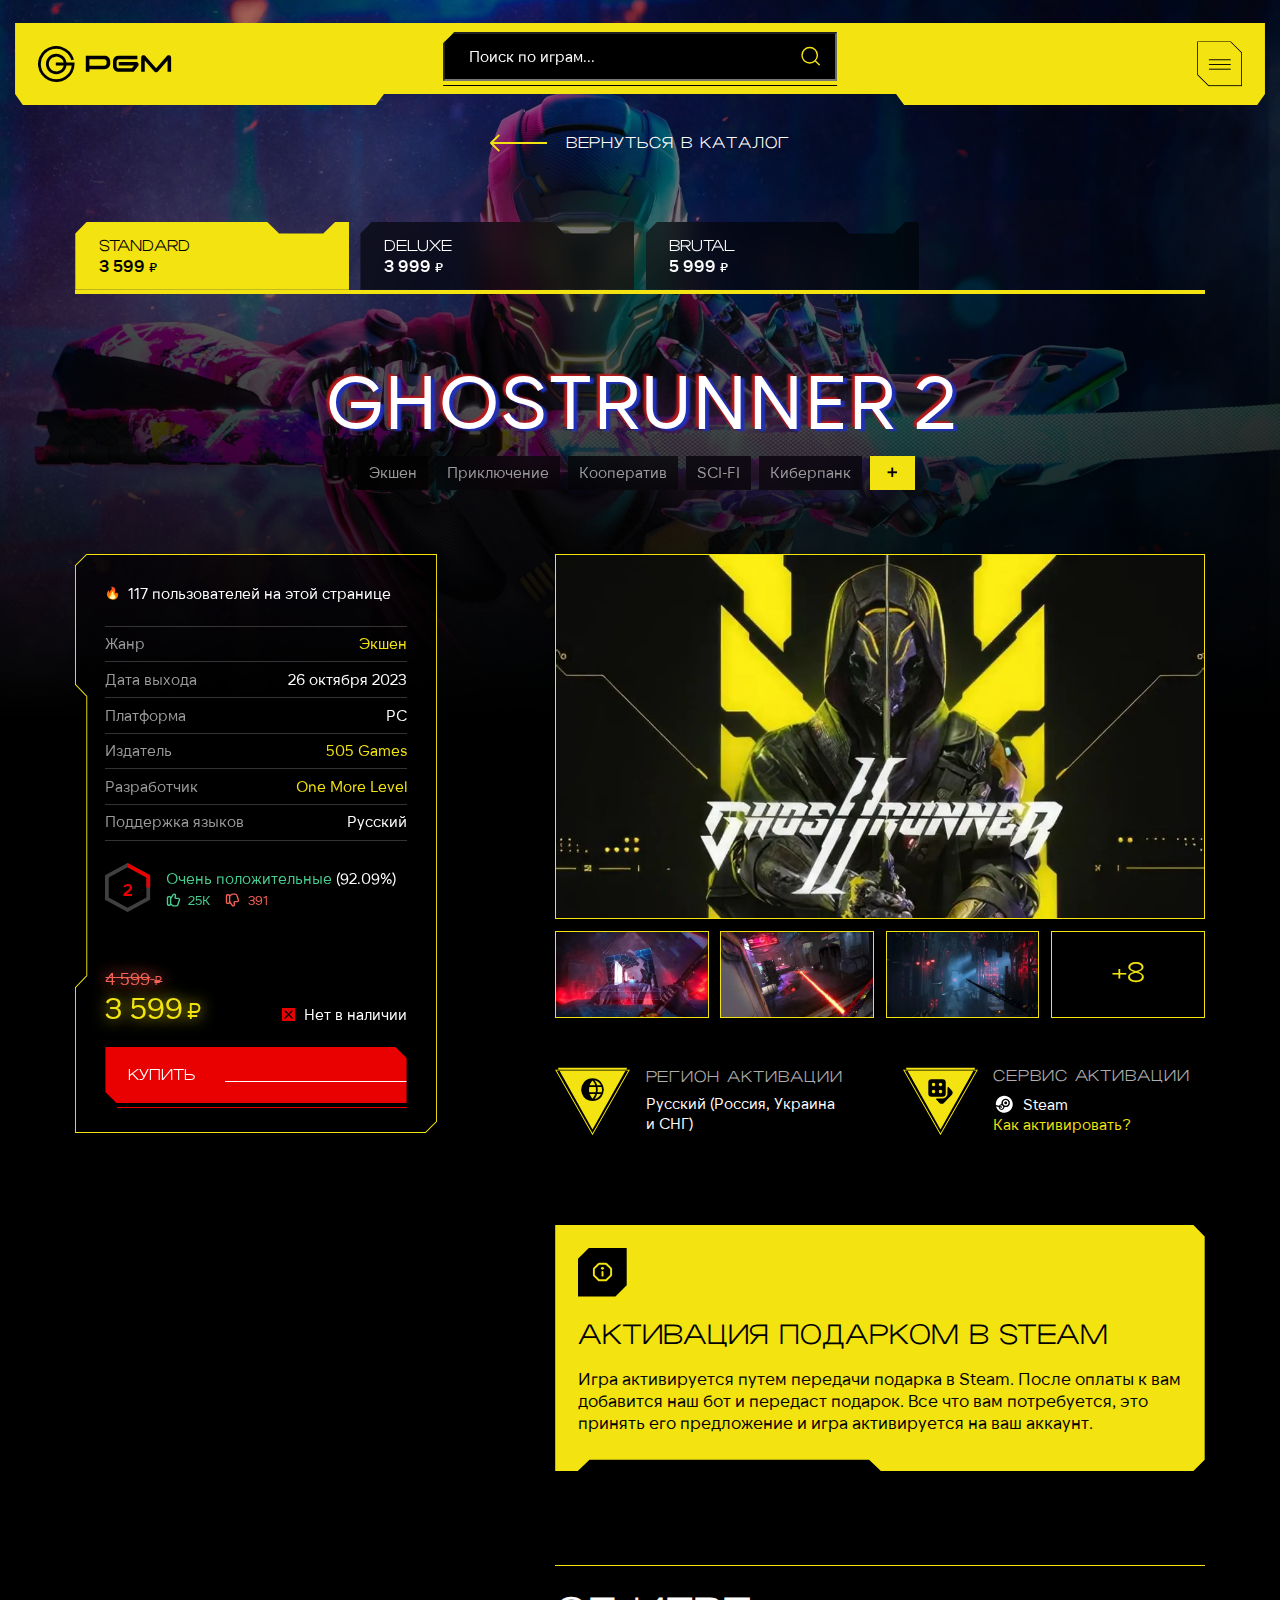
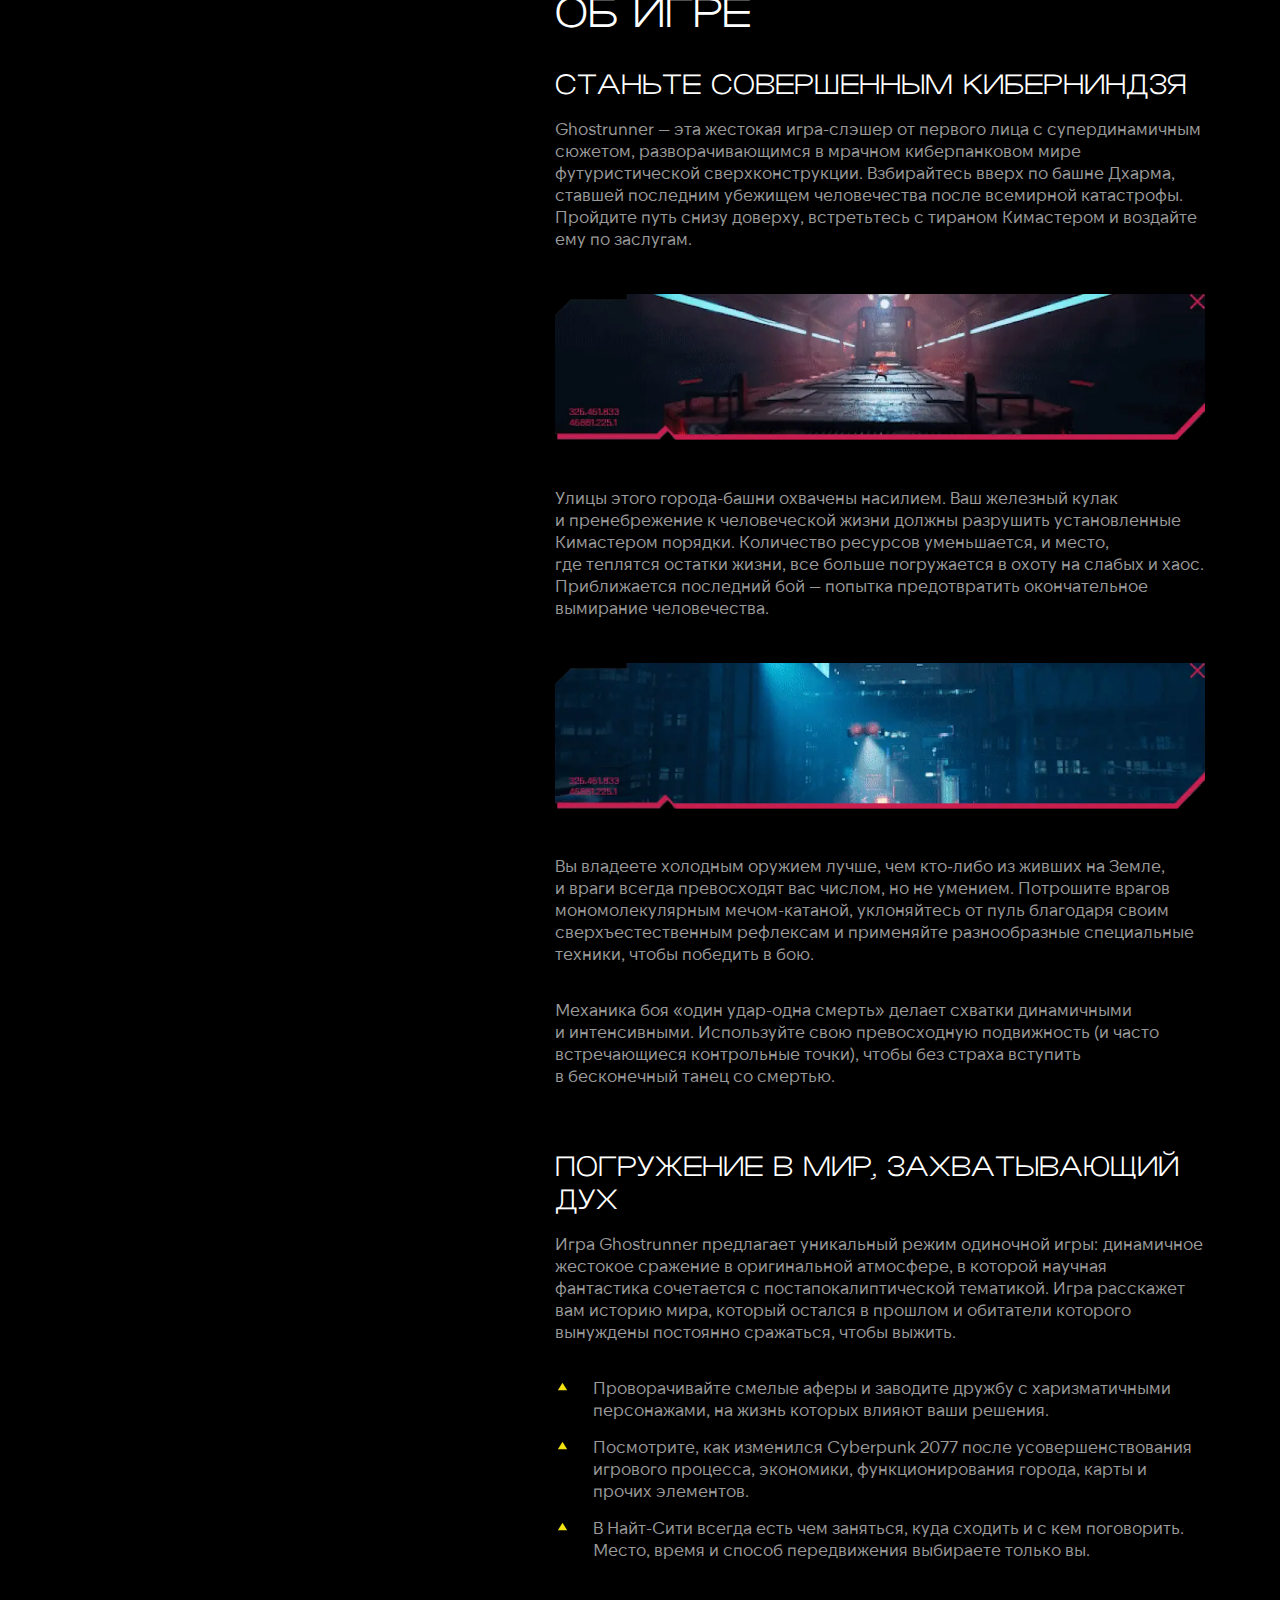
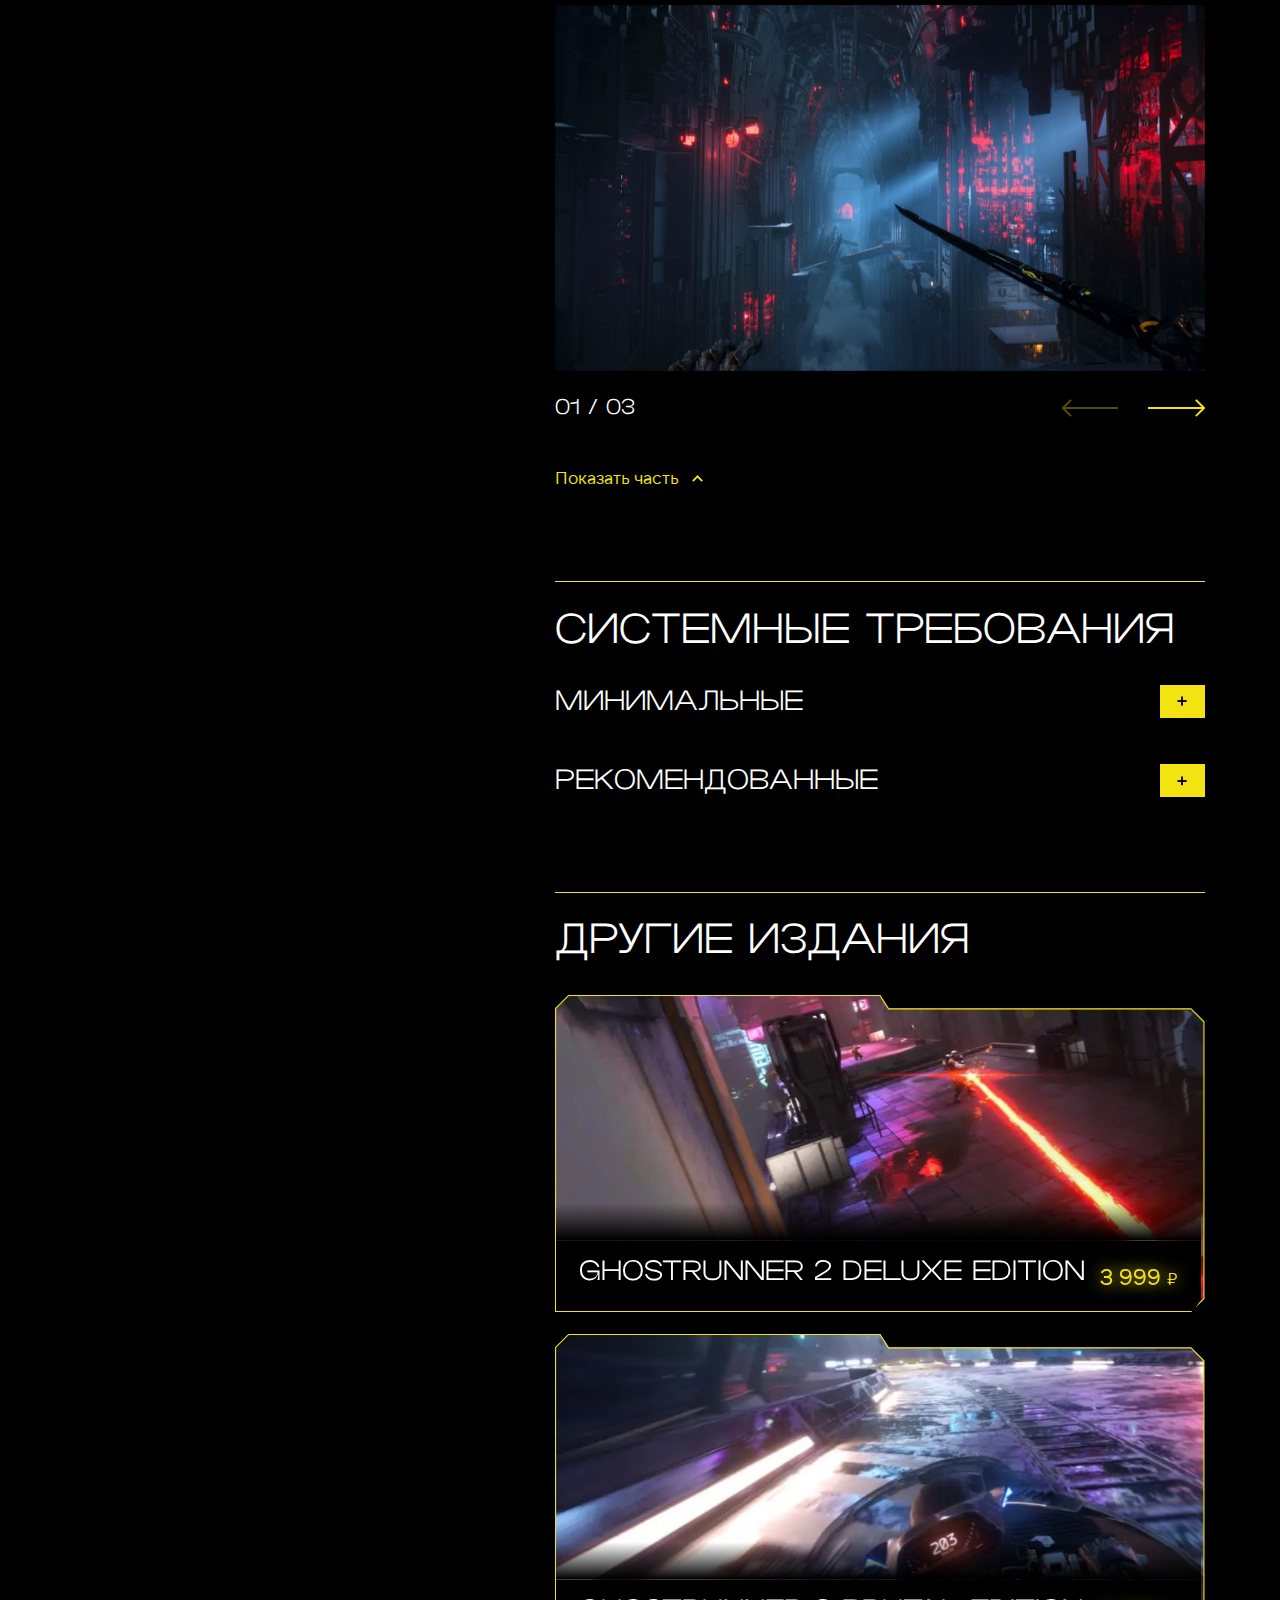
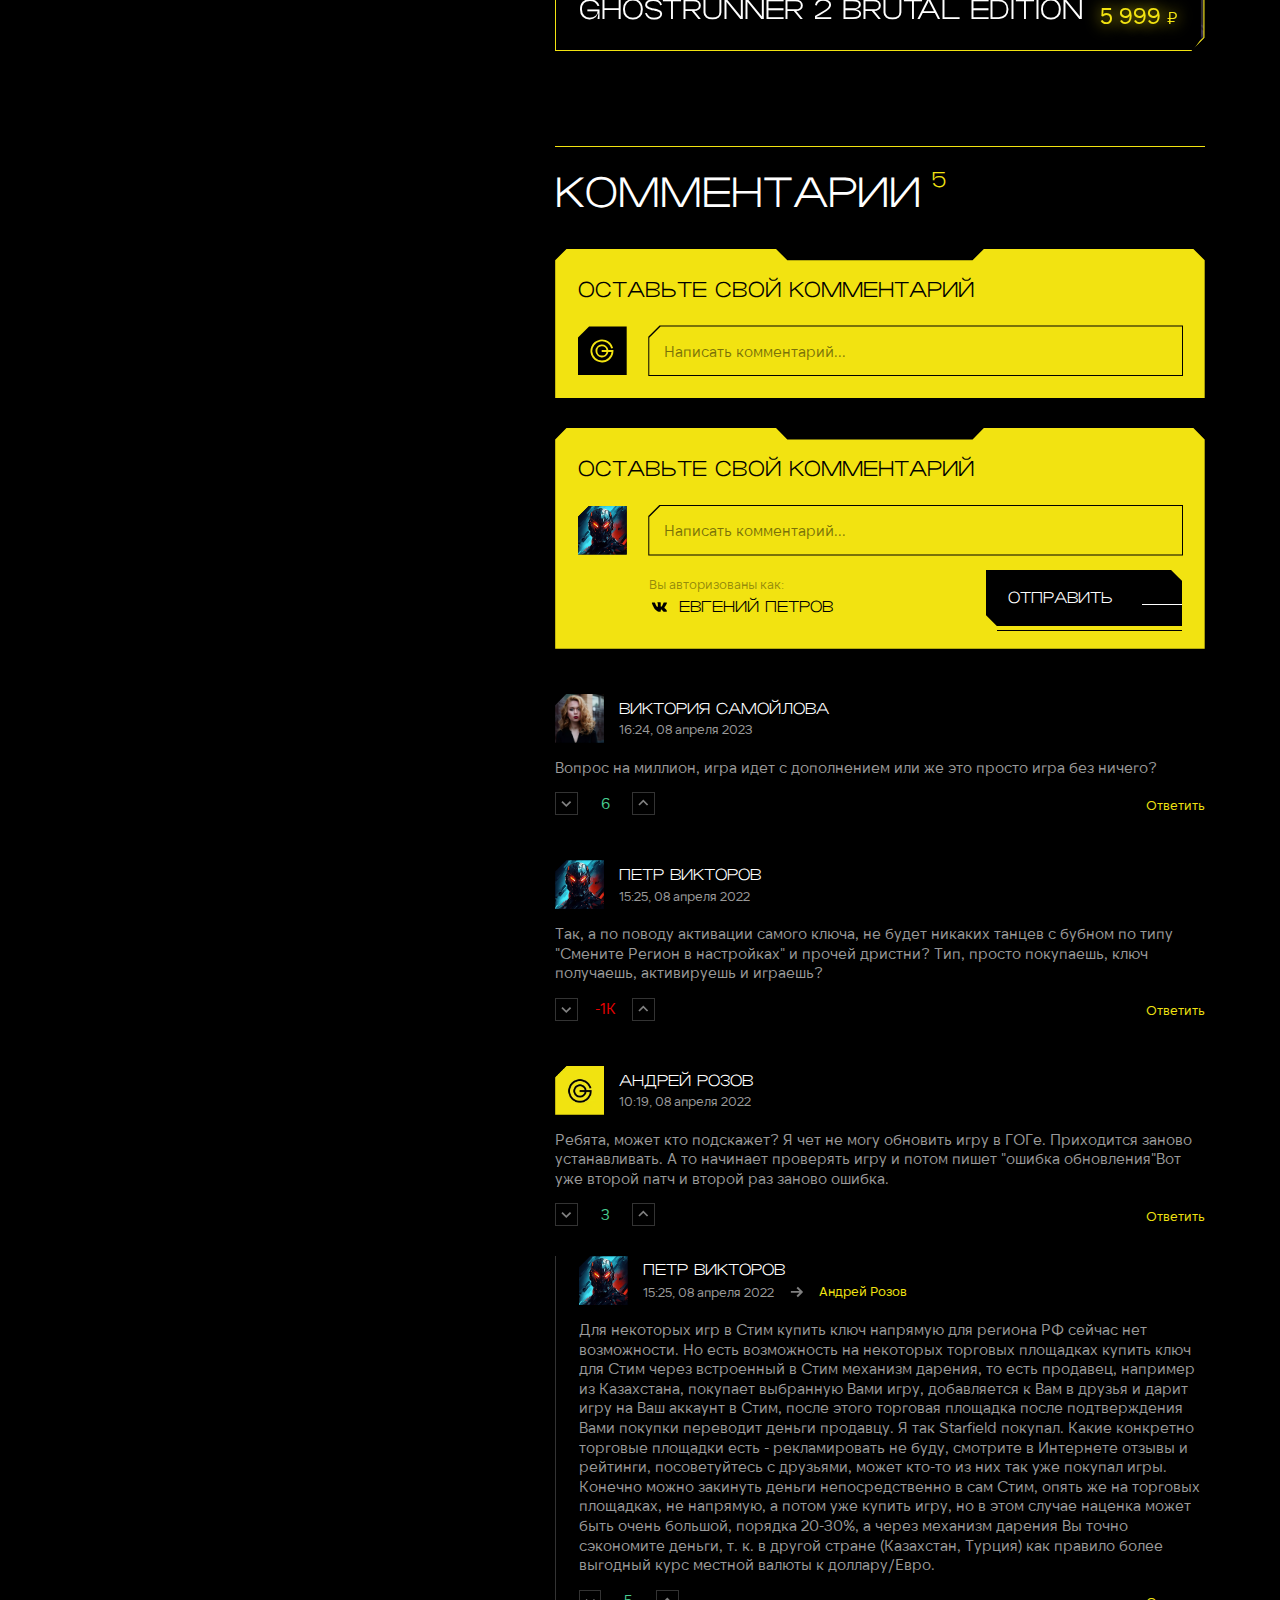
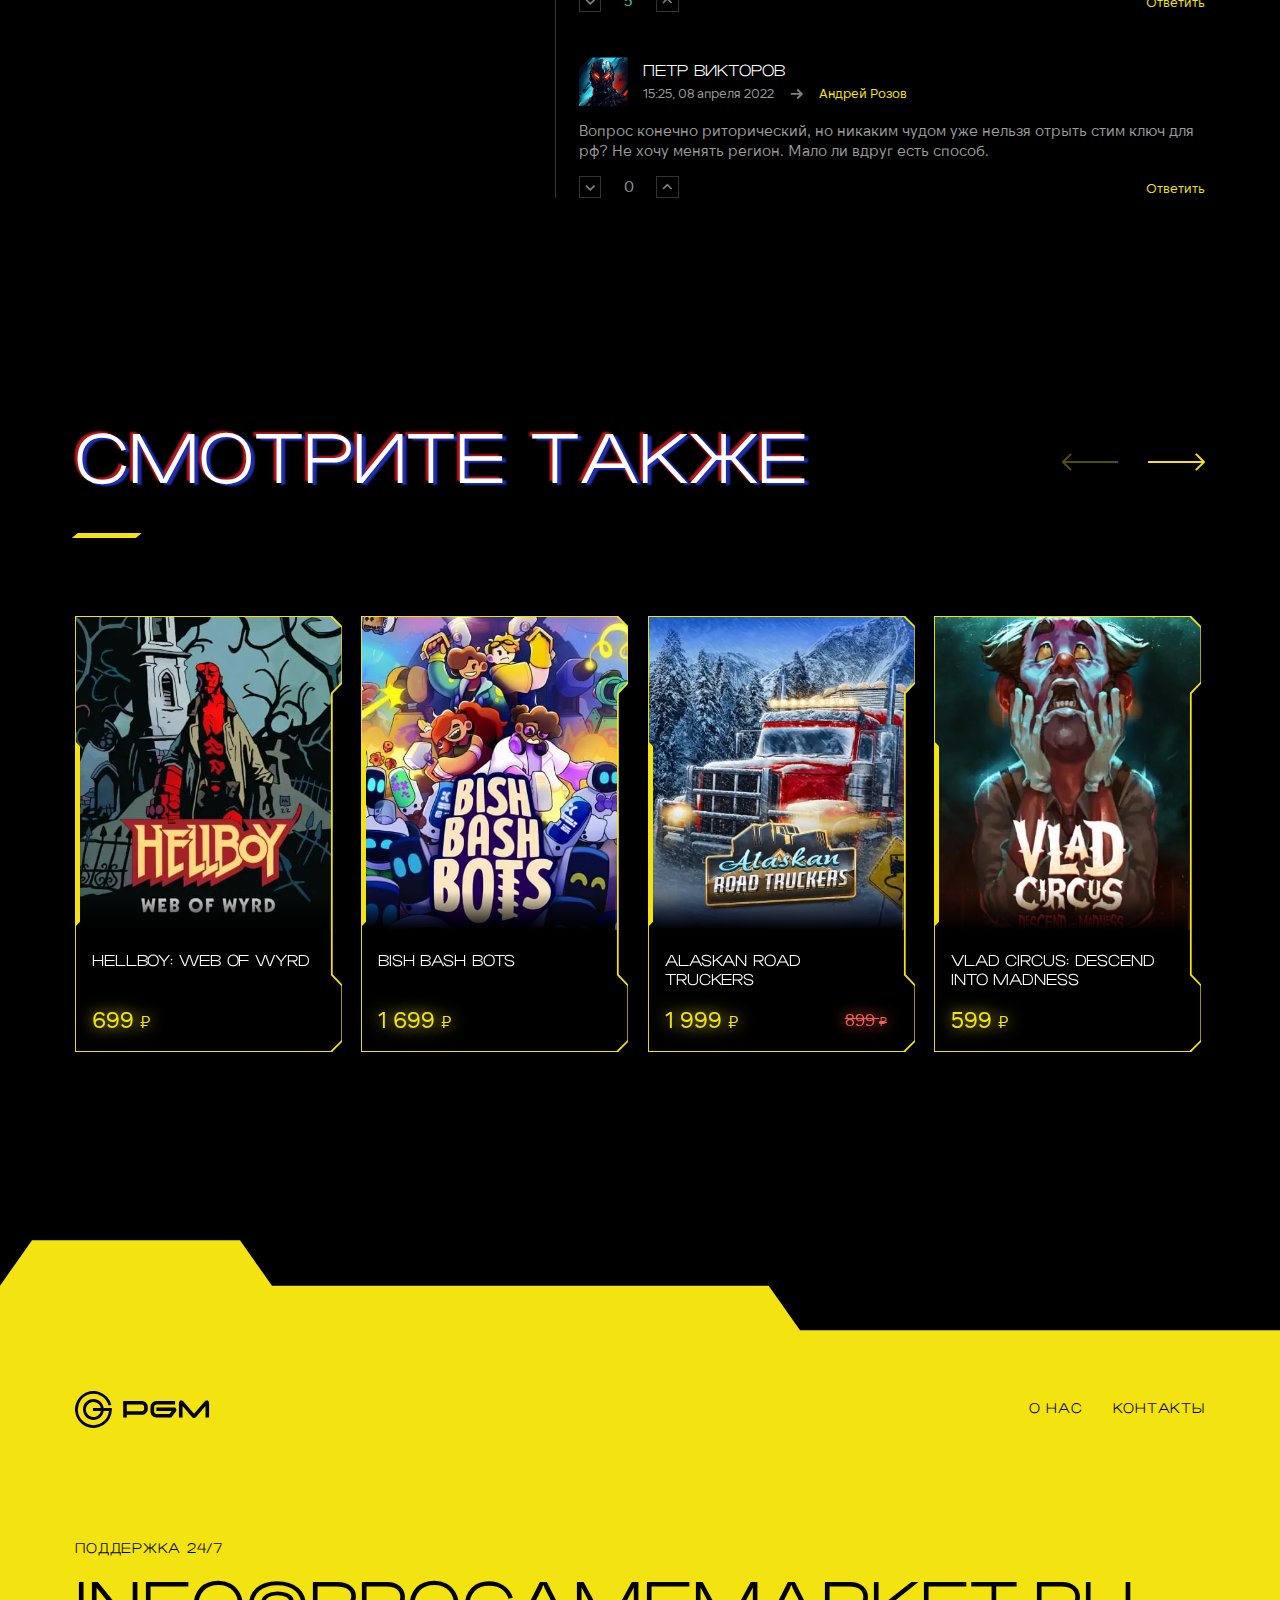
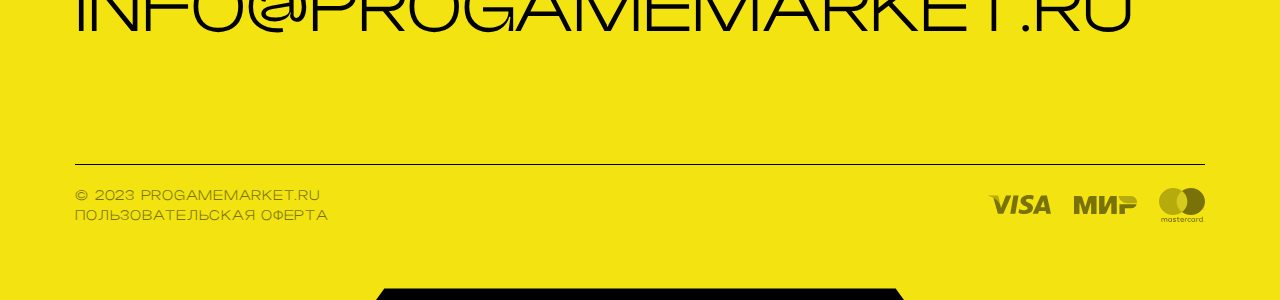
<file: product3.html>
<!DOCTYPE html>
<html lang="ru">

<head>
    <meta charset="UTF-8">
    <meta name="viewport" content="width=device-width, initial-scale=1.0">
    <meta name="description" content="">
    <meta name="keywords" content="">
    <link rel="stylesheet" href="css/libs.min.css">
    <link rel="stylesheet" href="css/style.min.css">
    <title>Оформление заказа</title>
</head>

<body class="m-page">
    <div class="wrapper">
        <header class="header">
            <div class="container">
                <div class="header__inner">
                    <a href="" class="header__logo logo">
                        <img src="img/logo.svg" alt="">
                    </a>

                    <div class="header-search">
                        <fieldset class="header-search__field">
                            <input class="_search-filed" type="text" placeholder="Поиск по играм...">
                            <button class="header-search__btn">
                                <img src="img/search-icon.svg" alt="">
                            </button>
                        </fieldset>

                        <div class="search-result">
                            <div class="_view1">
                                <div class="search-result__title text32 font2">
                                    Популярное
                                </div>
                                <div class="search-result__items">
                                    <a href="" class="search-card">
                                        <div class="search-card__img" style="background-image: url(img/search-img.webp);">
                                            <svg xmlns="http://www.w3.org/2000/svg" width="160" height="200" viewBox="0 0 160 200" fill="none">
                                                <path d="M0 0V-1H-1V0H0ZM148 0L148.707 -0.707107L148.414 -1H148V0ZM0 200H-1V201H0V200ZM148 200V201H148.414L148.707 200.707L148 200ZM160 188L160.707 188.707L161 188.414V188H160ZM160 161H161V160.598L160.721 160.307L160 161ZM148 148.5H147V148.902L147.279 149.193L148 148.5ZM148 51.5L147.279 50.8075L147 51.0977V51.5H148ZM160 39L160.721 39.6925L161 39.4023V39H160ZM160 12H161V11.5858L160.707 11.2929L160 12ZM0 1H148V-1H0V1ZM1 200V0H-1V200H1ZM148 199H0V201H148V199ZM159.293 187.293L147.293 199.293L148.707 200.707L160.707 188.707L159.293 187.293ZM159 161V188H161V161H159ZM160.721 160.307L148.721 147.807L147.279 149.193L159.279 161.693L160.721 160.307ZM149 148.5L149 51.5H147L147 148.5H149ZM148.721 52.1925L160.721 39.6925L159.279 38.3075L147.279 50.8075L148.721 52.1925ZM159 12V39H161V12H159ZM147.293 0.707107L159.293 12.7071L160.707 11.2929L148.707 -0.707107L147.293 0.707107Z" fill="#F2E311" mask="url(#path-1-inside-1_1743_1147)" />
                                            </svg>
                                        </div>
                                        <div class="search-card__title">
                                            <div class="text18 font2">GHOSTRUNNER 2</div>
                                        </div>
                                        <div class="search-card__price">
                                            <div class="text18 yellow-text yellow-shadow">
                                                1 999 ₽
                                            </div>
                                        </div>
                                    </a>

                                    <a href="" class="search-card">
                                        <div class="search-card__img" style="background-image: url(img/search-img2.webp);">
                                            <svg xmlns="http://www.w3.org/2000/svg" width="160" height="200" viewBox="0 0 160 200" fill="none">
                                                <path d="M0 0V-1H-1V0H0ZM148 0L148.707 -0.707107L148.414 -1H148V0ZM0 200H-1V201H0V200ZM148 200V201H148.414L148.707 200.707L148 200ZM160 188L160.707 188.707L161 188.414V188H160ZM160 161H161V160.598L160.721 160.307L160 161ZM148 148.5H147V148.902L147.279 149.193L148 148.5ZM148 51.5L147.279 50.8075L147 51.0977V51.5H148ZM160 39L160.721 39.6925L161 39.4023V39H160ZM160 12H161V11.5858L160.707 11.2929L160 12ZM0 1H148V-1H0V1ZM1 200V0H-1V200H1ZM148 199H0V201H148V199ZM159.293 187.293L147.293 199.293L148.707 200.707L160.707 188.707L159.293 187.293ZM159 161V188H161V161H159ZM160.721 160.307L148.721 147.807L147.279 149.193L159.279 161.693L160.721 160.307ZM149 148.5L149 51.5H147L147 148.5H149ZM148.721 52.1925L160.721 39.6925L159.279 38.3075L147.279 50.8075L148.721 52.1925ZM159 12V39H161V12H159ZM147.293 0.707107L159.293 12.7071L160.707 11.2929L148.707 -0.707107L147.293 0.707107Z" fill="#F2E311" mask="url(#path-1-inside-1_1743_1147)" />
                                            </svg>
                                        </div>
                                        <div class="search-card__title">
                                            <div class="text18 font2">Bish Bash Bots</div>
                                        </div>
                                        <div class="search-card__price">
                                            <div class="text18 yellow-text yellow-shadow">
                                                1 699 ₽
                                            </div>
                                        </div>
                                    </a>

                                    <a href="" class="search-card">
                                        <div class="search-card__img" style="background-image: url(img/search-img3.webp);">
                                            <svg xmlns="http://www.w3.org/2000/svg" width="160" height="200" viewBox="0 0 160 200" fill="none">
                                                <path d="M0 0V-1H-1V0H0ZM148 0L148.707 -0.707107L148.414 -1H148V0ZM0 200H-1V201H0V200ZM148 200V201H148.414L148.707 200.707L148 200ZM160 188L160.707 188.707L161 188.414V188H160ZM160 161H161V160.598L160.721 160.307L160 161ZM148 148.5H147V148.902L147.279 149.193L148 148.5ZM148 51.5L147.279 50.8075L147 51.0977V51.5H148ZM160 39L160.721 39.6925L161 39.4023V39H160ZM160 12H161V11.5858L160.707 11.2929L160 12ZM0 1H148V-1H0V1ZM1 200V0H-1V200H1ZM148 199H0V201H148V199ZM159.293 187.293L147.293 199.293L148.707 200.707L160.707 188.707L159.293 187.293ZM159 161V188H161V161H159ZM160.721 160.307L148.721 147.807L147.279 149.193L159.279 161.693L160.721 160.307ZM149 148.5L149 51.5H147L147 148.5H149ZM148.721 52.1925L160.721 39.6925L159.279 38.3075L147.279 50.8075L148.721 52.1925ZM159 12V39H161V12H159ZM147.293 0.707107L159.293 12.7071L160.707 11.2929L148.707 -0.707107L147.293 0.707107Z" fill="#F2E311" mask="url(#path-1-inside-1_1743_1147)" />
                                            </svg>
                                        </div>
                                        <div class="search-card__title">
                                            <div class="text18 font2">HELLBOY: WEB OF WYRD</div>
                                        </div>
                                        <div class="search-card__price">
                                            <div class="text18 yellow-text yellow-shadow">
                                                1 999 ₽
                                            </div>
                                        </div>
                                    </a>

                                    <a href="" class="search-card">
                                        <div class="search-card__img" style="background-image: url(img/search-img4.webp);">
                                            <svg xmlns="http://www.w3.org/2000/svg" width="160" height="200" viewBox="0 0 160 200" fill="none">
                                                <path d="M0 0V-1H-1V0H0ZM148 0L148.707 -0.707107L148.414 -1H148V0ZM0 200H-1V201H0V200ZM148 200V201H148.414L148.707 200.707L148 200ZM160 188L160.707 188.707L161 188.414V188H160ZM160 161H161V160.598L160.721 160.307L160 161ZM148 148.5H147V148.902L147.279 149.193L148 148.5ZM148 51.5L147.279 50.8075L147 51.0977V51.5H148ZM160 39L160.721 39.6925L161 39.4023V39H160ZM160 12H161V11.5858L160.707 11.2929L160 12ZM0 1H148V-1H0V1ZM1 200V0H-1V200H1ZM148 199H0V201H148V199ZM159.293 187.293L147.293 199.293L148.707 200.707L160.707 188.707L159.293 187.293ZM159 161V188H161V161H159ZM160.721 160.307L148.721 147.807L147.279 149.193L159.279 161.693L160.721 160.307ZM149 148.5L149 51.5H147L147 148.5H149ZM148.721 52.1925L160.721 39.6925L159.279 38.3075L147.279 50.8075L148.721 52.1925ZM159 12V39H161V12H159ZM147.293 0.707107L159.293 12.7071L160.707 11.2929L148.707 -0.707107L147.293 0.707107Z" fill="#F2E311" mask="url(#path-1-inside-1_1743_1147)" />
                                            </svg>
                                        </div>
                                        <div class="search-card__title">
                                            <div class="text18 font2">Alaskan Road Truckers</div>
                                        </div>
                                        <div class="search-card__price">
                                            <div class="text18 yellow-text yellow-shadow">
                                                999 ₽
                                            </div>
                                        </div>
                                    </a>

                                    <a href="" class="search-card">
                                        <div class="search-card__img" style="background-image: url(img/search-img.webp);">
                                            <svg xmlns="http://www.w3.org/2000/svg" width="160" height="200" viewBox="0 0 160 200" fill="none">
                                                <path d="M0 0V-1H-1V0H0ZM148 0L148.707 -0.707107L148.414 -1H148V0ZM0 200H-1V201H0V200ZM148 200V201H148.414L148.707 200.707L148 200ZM160 188L160.707 188.707L161 188.414V188H160ZM160 161H161V160.598L160.721 160.307L160 161ZM148 148.5H147V148.902L147.279 149.193L148 148.5ZM148 51.5L147.279 50.8075L147 51.0977V51.5H148ZM160 39L160.721 39.6925L161 39.4023V39H160ZM160 12H161V11.5858L160.707 11.2929L160 12ZM0 1H148V-1H0V1ZM1 200V0H-1V200H1ZM148 199H0V201H148V199ZM159.293 187.293L147.293 199.293L148.707 200.707L160.707 188.707L159.293 187.293ZM159 161V188H161V161H159ZM160.721 160.307L148.721 147.807L147.279 149.193L159.279 161.693L160.721 160.307ZM149 148.5L149 51.5H147L147 148.5H149ZM148.721 52.1925L160.721 39.6925L159.279 38.3075L147.279 50.8075L148.721 52.1925ZM159 12V39H161V12H159ZM147.293 0.707107L159.293 12.7071L160.707 11.2929L148.707 -0.707107L147.293 0.707107Z" fill="#F2E311" mask="url(#path-1-inside-1_1743_1147)" />
                                            </svg>
                                        </div>
                                        <div class="search-card__title">
                                            <div class="text18 font2">GHOSTRUNNER 2</div>
                                        </div>
                                        <div class="search-card__price">
                                            <div class="text18 yellow-text yellow-shadow">
                                                1 999 ₽
                                            </div>
                                        </div>
                                    </a>

                                    <a href="" class="search-card">
                                        <div class="search-card__img" style="background-image: url(img/search-img2.webp);">
                                            <svg xmlns="http://www.w3.org/2000/svg" width="160" height="200" viewBox="0 0 160 200" fill="none">
                                                <path d="M0 0V-1H-1V0H0ZM148 0L148.707 -0.707107L148.414 -1H148V0ZM0 200H-1V201H0V200ZM148 200V201H148.414L148.707 200.707L148 200ZM160 188L160.707 188.707L161 188.414V188H160ZM160 161H161V160.598L160.721 160.307L160 161ZM148 148.5H147V148.902L147.279 149.193L148 148.5ZM148 51.5L147.279 50.8075L147 51.0977V51.5H148ZM160 39L160.721 39.6925L161 39.4023V39H160ZM160 12H161V11.5858L160.707 11.2929L160 12ZM0 1H148V-1H0V1ZM1 200V0H-1V200H1ZM148 199H0V201H148V199ZM159.293 187.293L147.293 199.293L148.707 200.707L160.707 188.707L159.293 187.293ZM159 161V188H161V161H159ZM160.721 160.307L148.721 147.807L147.279 149.193L159.279 161.693L160.721 160.307ZM149 148.5L149 51.5H147L147 148.5H149ZM148.721 52.1925L160.721 39.6925L159.279 38.3075L147.279 50.8075L148.721 52.1925ZM159 12V39H161V12H159ZM147.293 0.707107L159.293 12.7071L160.707 11.2929L148.707 -0.707107L147.293 0.707107Z" fill="#F2E311" mask="url(#path-1-inside-1_1743_1147)" />
                                            </svg>
                                        </div>
                                        <div class="search-card__title">
                                            <div class="text18 font2">Bish Bash Bots</div>
                                        </div>
                                        <div class="search-card__price">
                                            <div class="text18 yellow-text yellow-shadow">
                                                1 699 ₽
                                            </div>
                                        </div>
                                    </a>

                                    <a href="" class="search-card">
                                        <div class="search-card__img" style="background-image: url(img/search-img3.webp);">
                                            <svg xmlns="http://www.w3.org/2000/svg" width="160" height="200" viewBox="0 0 160 200" fill="none">
                                                <path d="M0 0V-1H-1V0H0ZM148 0L148.707 -0.707107L148.414 -1H148V0ZM0 200H-1V201H0V200ZM148 200V201H148.414L148.707 200.707L148 200ZM160 188L160.707 188.707L161 188.414V188H160ZM160 161H161V160.598L160.721 160.307L160 161ZM148 148.5H147V148.902L147.279 149.193L148 148.5ZM148 51.5L147.279 50.8075L147 51.0977V51.5H148ZM160 39L160.721 39.6925L161 39.4023V39H160ZM160 12H161V11.5858L160.707 11.2929L160 12ZM0 1H148V-1H0V1ZM1 200V0H-1V200H1ZM148 199H0V201H148V199ZM159.293 187.293L147.293 199.293L148.707 200.707L160.707 188.707L159.293 187.293ZM159 161V188H161V161H159ZM160.721 160.307L148.721 147.807L147.279 149.193L159.279 161.693L160.721 160.307ZM149 148.5L149 51.5H147L147 148.5H149ZM148.721 52.1925L160.721 39.6925L159.279 38.3075L147.279 50.8075L148.721 52.1925ZM159 12V39H161V12H159ZM147.293 0.707107L159.293 12.7071L160.707 11.2929L148.707 -0.707107L147.293 0.707107Z" fill="#F2E311" mask="url(#path-1-inside-1_1743_1147)" />
                                            </svg>
                                        </div>
                                        <div class="search-card__title">
                                            <div class="text18 font2">HELLBOY: WEB OF WYRD</div>
                                        </div>
                                        <div class="search-card__price">
                                            <div class="text18 yellow-text yellow-shadow">
                                                1 999 ₽
                                            </div>
                                        </div>
                                    </a>

                                    <a href="" class="search-card">
                                        <div class="search-card__img" style="background-image: url(img/search-img4.webp);">
                                            <svg xmlns="http://www.w3.org/2000/svg" width="160" height="200" viewBox="0 0 160 200" fill="none">
                                                <path d="M0 0V-1H-1V0H0ZM148 0L148.707 -0.707107L148.414 -1H148V0ZM0 200H-1V201H0V200ZM148 200V201H148.414L148.707 200.707L148 200ZM160 188L160.707 188.707L161 188.414V188H160ZM160 161H161V160.598L160.721 160.307L160 161ZM148 148.5H147V148.902L147.279 149.193L148 148.5ZM148 51.5L147.279 50.8075L147 51.0977V51.5H148ZM160 39L160.721 39.6925L161 39.4023V39H160ZM160 12H161V11.5858L160.707 11.2929L160 12ZM0 1H148V-1H0V1ZM1 200V0H-1V200H1ZM148 199H0V201H148V199ZM159.293 187.293L147.293 199.293L148.707 200.707L160.707 188.707L159.293 187.293ZM159 161V188H161V161H159ZM160.721 160.307L148.721 147.807L147.279 149.193L159.279 161.693L160.721 160.307ZM149 148.5L149 51.5H147L147 148.5H149ZM148.721 52.1925L160.721 39.6925L159.279 38.3075L147.279 50.8075L148.721 52.1925ZM159 12V39H161V12H159ZM147.293 0.707107L159.293 12.7071L160.707 11.2929L148.707 -0.707107L147.293 0.707107Z" fill="#F2E311" mask="url(#path-1-inside-1_1743_1147)" />
                                            </svg>
                                        </div>
                                        <div class="search-card__title">
                                            <div class="text18 font2">Alaskan Road Truckers</div>
                                        </div>
                                        <div class="search-card__price">
                                            <div class="text18 yellow-text yellow-shadow">
                                                999 ₽
                                            </div>
                                        </div>
                                    </a>

                                </div>
                            </div>
                            <div class="_view2">
                                <div class="search-result__title text32 font2">
                                    Найдено: 24
                                </div>
                                <div class="search-result__items">
                                    <a href="" class="search-card">
                                        <div class="search-card__img" style="background-image: url(img/search-img.webp);">
                                            <svg xmlns="http://www.w3.org/2000/svg" width="160" height="200" viewBox="0 0 160 200" fill="none">
                                                <path d="M0 0V-1H-1V0H0ZM148 0L148.707 -0.707107L148.414 -1H148V0ZM0 200H-1V201H0V200ZM148 200V201H148.414L148.707 200.707L148 200ZM160 188L160.707 188.707L161 188.414V188H160ZM160 161H161V160.598L160.721 160.307L160 161ZM148 148.5H147V148.902L147.279 149.193L148 148.5ZM148 51.5L147.279 50.8075L147 51.0977V51.5H148ZM160 39L160.721 39.6925L161 39.4023V39H160ZM160 12H161V11.5858L160.707 11.2929L160 12ZM0 1H148V-1H0V1ZM1 200V0H-1V200H1ZM148 199H0V201H148V199ZM159.293 187.293L147.293 199.293L148.707 200.707L160.707 188.707L159.293 187.293ZM159 161V188H161V161H159ZM160.721 160.307L148.721 147.807L147.279 149.193L159.279 161.693L160.721 160.307ZM149 148.5L149 51.5H147L147 148.5H149ZM148.721 52.1925L160.721 39.6925L159.279 38.3075L147.279 50.8075L148.721 52.1925ZM159 12V39H161V12H159ZM147.293 0.707107L159.293 12.7071L160.707 11.2929L148.707 -0.707107L147.293 0.707107Z" fill="#F2E311" mask="url(#path-1-inside-1_1743_1147)" />
                                            </svg>
                                        </div>
                                        <div class="search-card__title">
                                            <div class="text18 font2">GHOSTRUNNER 2</div>
                                        </div>
                                        <div class="search-card__price">
                                            <div class="text18 yellow-text yellow-shadow">
                                                1 999 ₽
                                            </div>
                                        </div>
                                    </a>

                                    <a href="" class="search-card">
                                        <div class="search-card__img" style="background-image: url(img/search-img2.webp);">
                                            <svg xmlns="http://www.w3.org/2000/svg" width="160" height="200" viewBox="0 0 160 200" fill="none">
                                                <path d="M0 0V-1H-1V0H0ZM148 0L148.707 -0.707107L148.414 -1H148V0ZM0 200H-1V201H0V200ZM148 200V201H148.414L148.707 200.707L148 200ZM160 188L160.707 188.707L161 188.414V188H160ZM160 161H161V160.598L160.721 160.307L160 161ZM148 148.5H147V148.902L147.279 149.193L148 148.5ZM148 51.5L147.279 50.8075L147 51.0977V51.5H148ZM160 39L160.721 39.6925L161 39.4023V39H160ZM160 12H161V11.5858L160.707 11.2929L160 12ZM0 1H148V-1H0V1ZM1 200V0H-1V200H1ZM148 199H0V201H148V199ZM159.293 187.293L147.293 199.293L148.707 200.707L160.707 188.707L159.293 187.293ZM159 161V188H161V161H159ZM160.721 160.307L148.721 147.807L147.279 149.193L159.279 161.693L160.721 160.307ZM149 148.5L149 51.5H147L147 148.5H149ZM148.721 52.1925L160.721 39.6925L159.279 38.3075L147.279 50.8075L148.721 52.1925ZM159 12V39H161V12H159ZM147.293 0.707107L159.293 12.7071L160.707 11.2929L148.707 -0.707107L147.293 0.707107Z" fill="#F2E311" mask="url(#path-1-inside-1_1743_1147)" />
                                            </svg>
                                        </div>
                                        <div class="search-card__title">
                                            <div class="text18 font2">Bish Bash Bots</div>
                                        </div>
                                        <div class="search-card__price">
                                            <div class="text18 yellow-text yellow-shadow">
                                                1 699 ₽
                                            </div>
                                        </div>
                                    </a>

                                    <a href="" class="search-card">
                                        <div class="search-card__img" style="background-image: url(img/search-img3.webp);">
                                            <svg xmlns="http://www.w3.org/2000/svg" width="160" height="200" viewBox="0 0 160 200" fill="none">
                                                <path d="M0 0V-1H-1V0H0ZM148 0L148.707 -0.707107L148.414 -1H148V0ZM0 200H-1V201H0V200ZM148 200V201H148.414L148.707 200.707L148 200ZM160 188L160.707 188.707L161 188.414V188H160ZM160 161H161V160.598L160.721 160.307L160 161ZM148 148.5H147V148.902L147.279 149.193L148 148.5ZM148 51.5L147.279 50.8075L147 51.0977V51.5H148ZM160 39L160.721 39.6925L161 39.4023V39H160ZM160 12H161V11.5858L160.707 11.2929L160 12ZM0 1H148V-1H0V1ZM1 200V0H-1V200H1ZM148 199H0V201H148V199ZM159.293 187.293L147.293 199.293L148.707 200.707L160.707 188.707L159.293 187.293ZM159 161V188H161V161H159ZM160.721 160.307L148.721 147.807L147.279 149.193L159.279 161.693L160.721 160.307ZM149 148.5L149 51.5H147L147 148.5H149ZM148.721 52.1925L160.721 39.6925L159.279 38.3075L147.279 50.8075L148.721 52.1925ZM159 12V39H161V12H159ZM147.293 0.707107L159.293 12.7071L160.707 11.2929L148.707 -0.707107L147.293 0.707107Z" fill="#F2E311" mask="url(#path-1-inside-1_1743_1147)" />
                                            </svg>
                                        </div>
                                        <div class="search-card__title">
                                            <div class="text18 font2">HELLBOY: WEB OF WYRD</div>
                                        </div>
                                        <div class="search-card__price">
                                            <div class="text18 yellow-text yellow-shadow">
                                                1 999 ₽
                                            </div>
                                        </div>
                                    </a>

                                    <a href="" class="search-card">
                                        <div class="search-card__img" style="background-image: url(img/search-img4.webp);">
                                            <svg xmlns="http://www.w3.org/2000/svg" width="160" height="200" viewBox="0 0 160 200" fill="none">
                                                <path d="M0 0V-1H-1V0H0ZM148 0L148.707 -0.707107L148.414 -1H148V0ZM0 200H-1V201H0V200ZM148 200V201H148.414L148.707 200.707L148 200ZM160 188L160.707 188.707L161 188.414V188H160ZM160 161H161V160.598L160.721 160.307L160 161ZM148 148.5H147V148.902L147.279 149.193L148 148.5ZM148 51.5L147.279 50.8075L147 51.0977V51.5H148ZM160 39L160.721 39.6925L161 39.4023V39H160ZM160 12H161V11.5858L160.707 11.2929L160 12ZM0 1H148V-1H0V1ZM1 200V0H-1V200H1ZM148 199H0V201H148V199ZM159.293 187.293L147.293 199.293L148.707 200.707L160.707 188.707L159.293 187.293ZM159 161V188H161V161H159ZM160.721 160.307L148.721 147.807L147.279 149.193L159.279 161.693L160.721 160.307ZM149 148.5L149 51.5H147L147 148.5H149ZM148.721 52.1925L160.721 39.6925L159.279 38.3075L147.279 50.8075L148.721 52.1925ZM159 12V39H161V12H159ZM147.293 0.707107L159.293 12.7071L160.707 11.2929L148.707 -0.707107L147.293 0.707107Z" fill="#F2E311" mask="url(#path-1-inside-1_1743_1147)" />
                                            </svg>
                                        </div>
                                        <div class="search-card__title">
                                            <div class="text18 font2">Alaskan Road Truckers</div>
                                        </div>
                                        <div class="search-card__price">
                                            <div class="text18 yellow-text yellow-shadow">
                                                999 ₽
                                            </div>
                                        </div>
                                    </a>

                                    <a href="" class="search-card">
                                        <div class="search-card__img" style="background-image: url(img/search-img.webp);">
                                            <svg xmlns="http://www.w3.org/2000/svg" width="160" height="200" viewBox="0 0 160 200" fill="none">
                                                <path d="M0 0V-1H-1V0H0ZM148 0L148.707 -0.707107L148.414 -1H148V0ZM0 200H-1V201H0V200ZM148 200V201H148.414L148.707 200.707L148 200ZM160 188L160.707 188.707L161 188.414V188H160ZM160 161H161V160.598L160.721 160.307L160 161ZM148 148.5H147V148.902L147.279 149.193L148 148.5ZM148 51.5L147.279 50.8075L147 51.0977V51.5H148ZM160 39L160.721 39.6925L161 39.4023V39H160ZM160 12H161V11.5858L160.707 11.2929L160 12ZM0 1H148V-1H0V1ZM1 200V0H-1V200H1ZM148 199H0V201H148V199ZM159.293 187.293L147.293 199.293L148.707 200.707L160.707 188.707L159.293 187.293ZM159 161V188H161V161H159ZM160.721 160.307L148.721 147.807L147.279 149.193L159.279 161.693L160.721 160.307ZM149 148.5L149 51.5H147L147 148.5H149ZM148.721 52.1925L160.721 39.6925L159.279 38.3075L147.279 50.8075L148.721 52.1925ZM159 12V39H161V12H159ZM147.293 0.707107L159.293 12.7071L160.707 11.2929L148.707 -0.707107L147.293 0.707107Z" fill="#F2E311" mask="url(#path-1-inside-1_1743_1147)" />
                                            </svg>
                                        </div>
                                        <div class="search-card__title">
                                            <div class="text18 font2">GHOSTRUNNER 2</div>
                                        </div>
                                        <div class="search-card__price">
                                            <div class="text18 yellow-text yellow-shadow">
                                                1 999 ₽
                                            </div>
                                        </div>
                                    </a>

                                    <a href="" class="search-card">
                                        <div class="search-card__img" style="background-image: url(img/search-img2.webp);">
                                            <svg xmlns="http://www.w3.org/2000/svg" width="160" height="200" viewBox="0 0 160 200" fill="none">
                                                <path d="M0 0V-1H-1V0H0ZM148 0L148.707 -0.707107L148.414 -1H148V0ZM0 200H-1V201H0V200ZM148 200V201H148.414L148.707 200.707L148 200ZM160 188L160.707 188.707L161 188.414V188H160ZM160 161H161V160.598L160.721 160.307L160 161ZM148 148.5H147V148.902L147.279 149.193L148 148.5ZM148 51.5L147.279 50.8075L147 51.0977V51.5H148ZM160 39L160.721 39.6925L161 39.4023V39H160ZM160 12H161V11.5858L160.707 11.2929L160 12ZM0 1H148V-1H0V1ZM1 200V0H-1V200H1ZM148 199H0V201H148V199ZM159.293 187.293L147.293 199.293L148.707 200.707L160.707 188.707L159.293 187.293ZM159 161V188H161V161H159ZM160.721 160.307L148.721 147.807L147.279 149.193L159.279 161.693L160.721 160.307ZM149 148.5L149 51.5H147L147 148.5H149ZM148.721 52.1925L160.721 39.6925L159.279 38.3075L147.279 50.8075L148.721 52.1925ZM159 12V39H161V12H159ZM147.293 0.707107L159.293 12.7071L160.707 11.2929L148.707 -0.707107L147.293 0.707107Z" fill="#F2E311" mask="url(#path-1-inside-1_1743_1147)" />
                                            </svg>
                                        </div>
                                        <div class="search-card__title">
                                            <div class="text18 font2">Bish Bash Bots</div>
                                        </div>
                                        <div class="search-card__price">
                                            <div class="text18 yellow-text yellow-shadow">
                                                1 699 ₽
                                            </div>
                                        </div>
                                    </a>

                                    <a href="" class="search-card">
                                        <div class="search-card__img" style="background-image: url(img/search-img3.webp);">
                                            <svg xmlns="http://www.w3.org/2000/svg" width="160" height="200" viewBox="0 0 160 200" fill="none">
                                                <path d="M0 0V-1H-1V0H0ZM148 0L148.707 -0.707107L148.414 -1H148V0ZM0 200H-1V201H0V200ZM148 200V201H148.414L148.707 200.707L148 200ZM160 188L160.707 188.707L161 188.414V188H160ZM160 161H161V160.598L160.721 160.307L160 161ZM148 148.5H147V148.902L147.279 149.193L148 148.5ZM148 51.5L147.279 50.8075L147 51.0977V51.5H148ZM160 39L160.721 39.6925L161 39.4023V39H160ZM160 12H161V11.5858L160.707 11.2929L160 12ZM0 1H148V-1H0V1ZM1 200V0H-1V200H1ZM148 199H0V201H148V199ZM159.293 187.293L147.293 199.293L148.707 200.707L160.707 188.707L159.293 187.293ZM159 161V188H161V161H159ZM160.721 160.307L148.721 147.807L147.279 149.193L159.279 161.693L160.721 160.307ZM149 148.5L149 51.5H147L147 148.5H149ZM148.721 52.1925L160.721 39.6925L159.279 38.3075L147.279 50.8075L148.721 52.1925ZM159 12V39H161V12H159ZM147.293 0.707107L159.293 12.7071L160.707 11.2929L148.707 -0.707107L147.293 0.707107Z" fill="#F2E311" mask="url(#path-1-inside-1_1743_1147)" />
                                            </svg>
                                        </div>
                                        <div class="search-card__title">
                                            <div class="text18 font2">HELLBOY: WEB OF WYRD</div>
                                        </div>
                                        <div class="search-card__price">
                                            <div class="text18 yellow-text yellow-shadow">
                                                1 999 ₽
                                            </div>
                                        </div>
                                    </a>

                                    <a href="" class="search-card">
                                        <div class="search-card__img" style="background-image: url(img/search-img4.webp);">
                                            <svg xmlns="http://www.w3.org/2000/svg" width="160" height="200" viewBox="0 0 160 200" fill="none">
                                                <path d="M0 0V-1H-1V0H0ZM148 0L148.707 -0.707107L148.414 -1H148V0ZM0 200H-1V201H0V200ZM148 200V201H148.414L148.707 200.707L148 200ZM160 188L160.707 188.707L161 188.414V188H160ZM160 161H161V160.598L160.721 160.307L160 161ZM148 148.5H147V148.902L147.279 149.193L148 148.5ZM148 51.5L147.279 50.8075L147 51.0977V51.5H148ZM160 39L160.721 39.6925L161 39.4023V39H160ZM160 12H161V11.5858L160.707 11.2929L160 12ZM0 1H148V-1H0V1ZM1 200V0H-1V200H1ZM148 199H0V201H148V199ZM159.293 187.293L147.293 199.293L148.707 200.707L160.707 188.707L159.293 187.293ZM159 161V188H161V161H159ZM160.721 160.307L148.721 147.807L147.279 149.193L159.279 161.693L160.721 160.307ZM149 148.5L149 51.5H147L147 148.5H149ZM148.721 52.1925L160.721 39.6925L159.279 38.3075L147.279 50.8075L148.721 52.1925ZM159 12V39H161V12H159ZM147.293 0.707107L159.293 12.7071L160.707 11.2929L148.707 -0.707107L147.293 0.707107Z" fill="#F2E311" mask="url(#path-1-inside-1_1743_1147)" />
                                            </svg>
                                        </div>
                                        <div class="search-card__title">
                                            <div class="text18 font2">Alaskan Road Truckers</div>
                                        </div>
                                        <div class="search-card__price">
                                            <div class="text18 yellow-text yellow-shadow">
                                                999 ₽
                                            </div>
                                        </div>
                                    </a>

                                    <a href="" class="search-card">
                                        <div class="search-card__img" style="background-image: url(img/search-img.webp);">
                                            <svg xmlns="http://www.w3.org/2000/svg" width="160" height="200" viewBox="0 0 160 200" fill="none">
                                                <path d="M0 0V-1H-1V0H0ZM148 0L148.707 -0.707107L148.414 -1H148V0ZM0 200H-1V201H0V200ZM148 200V201H148.414L148.707 200.707L148 200ZM160 188L160.707 188.707L161 188.414V188H160ZM160 161H161V160.598L160.721 160.307L160 161ZM148 148.5H147V148.902L147.279 149.193L148 148.5ZM148 51.5L147.279 50.8075L147 51.0977V51.5H148ZM160 39L160.721 39.6925L161 39.4023V39H160ZM160 12H161V11.5858L160.707 11.2929L160 12ZM0 1H148V-1H0V1ZM1 200V0H-1V200H1ZM148 199H0V201H148V199ZM159.293 187.293L147.293 199.293L148.707 200.707L160.707 188.707L159.293 187.293ZM159 161V188H161V161H159ZM160.721 160.307L148.721 147.807L147.279 149.193L159.279 161.693L160.721 160.307ZM149 148.5L149 51.5H147L147 148.5H149ZM148.721 52.1925L160.721 39.6925L159.279 38.3075L147.279 50.8075L148.721 52.1925ZM159 12V39H161V12H159ZM147.293 0.707107L159.293 12.7071L160.707 11.2929L148.707 -0.707107L147.293 0.707107Z" fill="#F2E311" mask="url(#path-1-inside-1_1743_1147)" />
                                            </svg>
                                        </div>
                                        <div class="search-card__title">
                                            <div class="text18 font2">GHOSTRUNNER 2</div>
                                        </div>
                                        <div class="search-card__price">
                                            <div class="text18 yellow-text yellow-shadow">
                                                1 999 ₽
                                            </div>
                                        </div>
                                    </a>

                                    <a href="" class="search-card">
                                        <div class="search-card__img" style="background-image: url(img/search-img2.webp);">
                                            <svg xmlns="http://www.w3.org/2000/svg" width="160" height="200" viewBox="0 0 160 200" fill="none">
                                                <path d="M0 0V-1H-1V0H0ZM148 0L148.707 -0.707107L148.414 -1H148V0ZM0 200H-1V201H0V200ZM148 200V201H148.414L148.707 200.707L148 200ZM160 188L160.707 188.707L161 188.414V188H160ZM160 161H161V160.598L160.721 160.307L160 161ZM148 148.5H147V148.902L147.279 149.193L148 148.5ZM148 51.5L147.279 50.8075L147 51.0977V51.5H148ZM160 39L160.721 39.6925L161 39.4023V39H160ZM160 12H161V11.5858L160.707 11.2929L160 12ZM0 1H148V-1H0V1ZM1 200V0H-1V200H1ZM148 199H0V201H148V199ZM159.293 187.293L147.293 199.293L148.707 200.707L160.707 188.707L159.293 187.293ZM159 161V188H161V161H159ZM160.721 160.307L148.721 147.807L147.279 149.193L159.279 161.693L160.721 160.307ZM149 148.5L149 51.5H147L147 148.5H149ZM148.721 52.1925L160.721 39.6925L159.279 38.3075L147.279 50.8075L148.721 52.1925ZM159 12V39H161V12H159ZM147.293 0.707107L159.293 12.7071L160.707 11.2929L148.707 -0.707107L147.293 0.707107Z" fill="#F2E311" mask="url(#path-1-inside-1_1743_1147)" />
                                            </svg>
                                        </div>
                                        <div class="search-card__title">
                                            <div class="text18 font2">Bish Bash Bots</div>
                                        </div>
                                        <div class="search-card__price">
                                            <div class="text18 yellow-text yellow-shadow">
                                                1 699 ₽
                                            </div>
                                        </div>
                                    </a>

                                    <a href="" class="search-card">
                                        <div class="search-card__img" style="background-image: url(img/search-img3.webp);">
                                            <svg xmlns="http://www.w3.org/2000/svg" width="160" height="200" viewBox="0 0 160 200" fill="none">
                                                <path d="M0 0V-1H-1V0H0ZM148 0L148.707 -0.707107L148.414 -1H148V0ZM0 200H-1V201H0V200ZM148 200V201H148.414L148.707 200.707L148 200ZM160 188L160.707 188.707L161 188.414V188H160ZM160 161H161V160.598L160.721 160.307L160 161ZM148 148.5H147V148.902L147.279 149.193L148 148.5ZM148 51.5L147.279 50.8075L147 51.0977V51.5H148ZM160 39L160.721 39.6925L161 39.4023V39H160ZM160 12H161V11.5858L160.707 11.2929L160 12ZM0 1H148V-1H0V1ZM1 200V0H-1V200H1ZM148 199H0V201H148V199ZM159.293 187.293L147.293 199.293L148.707 200.707L160.707 188.707L159.293 187.293ZM159 161V188H161V161H159ZM160.721 160.307L148.721 147.807L147.279 149.193L159.279 161.693L160.721 160.307ZM149 148.5L149 51.5H147L147 148.5H149ZM148.721 52.1925L160.721 39.6925L159.279 38.3075L147.279 50.8075L148.721 52.1925ZM159 12V39H161V12H159ZM147.293 0.707107L159.293 12.7071L160.707 11.2929L148.707 -0.707107L147.293 0.707107Z" fill="#F2E311" mask="url(#path-1-inside-1_1743_1147)" />
                                            </svg>
                                        </div>
                                        <div class="search-card__title">
                                            <div class="text18 font2">HELLBOY: WEB OF WYRD</div>
                                        </div>
                                        <div class="search-card__price">
                                            <div class="text18 yellow-text yellow-shadow">
                                                1 999 ₽
                                            </div>
                                        </div>
                                    </a>

                                    <div class="search-more">
                                        <a href="" class="search-more__inner font2">
                                            <div class="text32">
                                                +15
                                            </div>
                                            <div class="text18">
                                                Показать
                                                все
                                            </div>
                                        </a>
                                    </div>
                                </div>
                            </div>
                        </div>
                    </div>


                    <button class="burger">
                        <svg class="burger__border" xmlns="http://www.w3.org/2000/svg" width="48" height="48" viewBox="0 0 48 48" fill="none">
                            <mask id="path-1-inside-1_1619_130" fill="white">
                                <path fill-rule="evenodd" clip-rule="evenodd" d="M0 0H36L48 12V48H12L0 36V0Z" />
                            </mask>
                            <path d="M36 0L36.7071 -0.707107L36.4142 -1H36V0ZM0 0V-1H-1V0H0ZM48 12H49V11.5858L48.7071 11.2929L48 12ZM48 48V49H49V48H48ZM12 48L11.2929 48.7071L11.5858 49H12V48ZM0 36H-1V36.4142L-0.707107 36.7071L0 36ZM36 -1H0V1H36V-1ZM48.7071 11.2929L36.7071 -0.707107L35.2929 0.707107L47.2929 12.7071L48.7071 11.2929ZM49 48V12H47V48H49ZM12 49H48V47H12V49ZM12.7071 47.2929L0.707107 35.2929L-0.707107 36.7071L11.2929 48.7071L12.7071 47.2929ZM-1 0V36H1V0H-1Z" fill="black" mask="url(#path-1-inside-1_1619_130)" />
                        </svg>
                        <svg class="burger__icon _view1" width="24" height="24" viewBox="0 0 24 24" fill="none" xmlns="http://www.w3.org/2000/svg">
                            <rect y="7" width="24" height="1" fill="black" />
                            <rect y="12" width="24" height="1" fill="black" />
                            <rect y="17" width="24" height="1" fill="black" />
                        </svg>
                        <svg class="burger__icon _view2" width="24" height="24" viewBox="0 0 24 24" fill="none" xmlns="http://www.w3.org/2000/svg">
                            <path d="M4.89035 4L20 19.3345L19.3704 19.9734L4.26078 4.63894L4.89035 4Z" fill="white" />
                            <path d="M4 19.3611L19.1097 4.0266L19.7392 4.66554L4.62957 20L4 19.3611Z" fill="white" />
                        </svg>
                    </button>

                    <div class="menu">
                        <div class="menu__links">
                            <a href="" class="menu__link"><span class="text24">О нас</span></a>
                            <a href="" class="menu__link"><span class="text24">Контакты</span></a>
                        </div>
                        <div class="menu__support">
                            <div class="text14">Поддержка 24/7</div>
                            <a href="mailto:info@progamemarket.ru" class="menu__support-link"><span class="text24">info@progamemarket.ru</span></a>
                        </div>
                    </div>
                </div>
            </div>

        </header>
        <main class="content">

            <section class="product-page">
                <div class="product-page__bg m-backdrop">
                    <img src="img/main-img2.webp" alt="">
                </div>
                <div class="container">
                    <div class="page-top">
                        <div class="page-top__nav">
                            <a href="" class="page-top__back">
                                <img src="img/prev.svg" alt="">
                                <span class="text18">Вернуться в каталог</span>
                            </a>
                        </div>

                        <div class="product-page__links">
                            <a href="" class="product-page__link _active">
                                <span class="text18 font2">
                                    Standard
                                </span>
                                <div class="product-page__link-price">
                                    <span class="text18">
                                        3 599
                                    </span>
                                    <span class="text14"> ₽</span>
                                </div>
                            </a>
                            <a href="" class="product-page__link">
                                <span class="text18 font2">
                                    Deluxe
                                </span>
                                <div class="product-page__link-price">
                                    <span class="text18">
                                        3 999
                                    </span>
                                    <span class="text14"> ₽</span>
                                </div>
                            </a>
                            <a href="" class="product-page__link">
                                <span class="text18 font2">
                                    Brutal
                                </span>
                                <div class="product-page__link-price">
                                    <span class="text18">
                                        5 999
                                    </span>
                                    <span class="text14"> ₽</span>
                                </div>
                            </a>
                        </div>


                        <div class="page-top__title">
                            <h1 class="text80 m-title">
                                GHOSTRUNNER 2
                            </h1>
                        </div>

                        <div class="product-page__tags">
                            <div class="product-page__tag"><span class="text16">Экшен</span></div>
                            <div class="product-page__tag"><span class="text16">Приключение</span></div>
                            <div class="product-page__tag"><span class="text16">Кооператив</span></div>
                            <div class="product-page__tag"><span class="text16">SCI-FI</span></div>
                            <div class="product-page__tag"><span class="text16">Киберпанк</span></div>
                            <div class="product-page__tag _type2">
                                <svg width="24" height="24" viewBox="0 0 24 24" fill="none" xmlns="http://www.w3.org/2000/svg" xmlns:xlink="http://www.w3.org/1999/xlink">
                                    <rect width="24" height="24" fill="url(#pattern0)" />
                                    <rect x="11" y="17" width="10" height="2" transform="rotate(-90 11 17)" fill="black" />
                                    <rect x="7" y="11" width="10" height="2" fill="black" />
                                </svg>
                            </div>
                        </div>

                        <div class="product-page__grid">
                            <div class="product-page__sidebar">
                                <div class="product-info">
                                    <img class="product-info__bg" src="img/mask11.svg" alt="">
                                    <div class="product-info__inner">
                                        <div class="product-info__count">
                                            <img src="img/fire.svg" alt="">
                                            <span class="text16 lh130">
                                 117 пользователей на этой странице
                            </span>
                                        </div>
                                        <div class="product-info__props">
                                            <div class="product-info__prop">
                                                <span class="text16 gray-text">Жанр</span>
                                                <span class="text16 yellow-text">Экшен</span>
                                            </div>
                                            <div class="product-info__prop">
                                                <span class="text16 gray-text">Дата выхода</span>
                                                <span class="text16">26 октября 2023</span>
                                            </div>
                                            <div class="product-info__prop">
                                                <span class="text16 gray-text">Платформа</span>
                                                <span class="text16">PC</span>
                                            </div>
                                            <div class="product-info__prop">
                                                <span class="text16 gray-text">Издатель</span>
                                                <span class="text16 yellow-text">505 Games</span>
                                            </div>
                                            <div class="product-info__prop">
                                                <span class="text16 gray-text">Разработчик</span>
                                                <span class="text16 yellow-text">One More Level</span>
                                            </div>
                                            <div class="product-info__prop">
                                                <span class="text16 gray-text">Поддержка языков</span>
                                                <span class="text16">Русский</span>
                                            </div>
                                        </div>
                                        <div class="product-status">
                                            <div class="product-status__progress">
                                                <div class="progress">



                                                    <div class="progress__chart">
                                                        <svg width="48" height="52" viewBox="0 0 48 52" fill="none" xmlns="http://www.w3.org/2000/svg">
                                                            <path d="M2 14.1912L24 2.27456L46 14.1912V37.8088L24 49.7254L2 37.8088V14.1912Z" stroke="white" stroke-opacity="0.25" stroke-width="4" />
                                                            <path d="M44 15.3824L24 4.54911V0L48 13V26H44V15.3824Z" fill="#E90000" />
                                                        </svg>
                                                    </div>
                                                    <div class="progress__num" style="color: #E90000;">
                                                        <span class="text18 bold-text">2</span>
                                                    </div>
                                                </div>
                                            </div>
                                            <div class="product-status__content">
                                                <div class="text16 lh130">
                                                    <span class="green-text">Очень положительные</span> (92.09%)
                                                </div>
                                                <div class="product-status__buttons">
                                                    <button class="product-status__btn green-text">
                                                        <img src="img/like.svg" alt="">
                                                        <span class="text14">25К</span>
                                                    </button>
                                                    <button class="product-status__btn red-text">
                                                        <img src="img/unlike.svg" alt="">
                                                        <span class="text14">391</span>
                                                    </button>
                                                </div>
                                            </div>
                                        </div>
                                        <div class="product-info__bottom">
                                            <div class="product-info__prices">
                                                <div class="product-info__prices-items">
                                                    <div class="_price2 red-text red-shadow">
                                                        <span class="text18">4 599</span> <span class="text14">₽</span>
                                                    </div>
                                                    <div class="_price yellow-text yellow-shadow">
                                                        <span class="text32">3 599</span> <span class="text24">₽</span>
                                                    </div>
                                                </div>
                                            </div>
                                            <div class="product-info__has">


                                                <img src="img/has-not.svg" alt="">
                                                <span class="text16 lh130">
                                    Нет в наличии
                                </span>


                                            </div>
                                        </div>
                                        <div class="product-info__nav">
                                            <div class="m-btn-hexagon__wrap">
                                                <button class="m-btn m-btn-red m-btn-hexagon">
                                                    <span>Купить</span>
                                                </button>
                                            </div>
                                        </div>
                                    </div>
                                </div>
                            </div>
                            <div class="product-page__content">
                                <div class="gallery">
                                    <div class="gallery__item _big">
                                        <a href="img/gallery.webp" data-fancybox="gallery" class="gallery__item-img">
                                            <img src="img/gallery.webp" alt="">
                                        </a>
                                    </div>
                                    <div class="gallery__item">
                                        <a href="img/gallery2.webp" data-fancybox="gallery" class="gallery__item-img">
                                            <img src="img/gallery2.webp" alt="">
                                        </a>
                                    </div>
                                    <div class="gallery__item">
                                        <a href="img/gallery3.webp" data-fancybox="gallery" class="gallery__item-img">
                                            <img src="img/gallery3.webp" alt="">
                                        </a>
                                    </div>
                                    <div class="gallery__item">
                                        <a href="img/gallery4.webp" data-fancybox="gallery" class="gallery__item-img">
                                            <img src="img/gallery4.webp" alt="">
                                        </a>
                                    </div>
                                    <div class="gallery__item">
                                        <a href="img/gallery4.webp" data-fancybox="gallery" class="gallery__item-img">
                                            <img src="img/gallery4.webp" alt="">
                                        </a>
                                    </div>
                                    <div class="gallery__item">
                                        <a href="img/gallery4.webp" data-fancybox="gallery" class="gallery__item-img">
                                            <img src="img/gallery4.webp" alt="">
                                        </a>
                                    </div>
                                    <div class="gallery__item">
                                        <a href="img/gallery4.webp" data-fancybox="gallery" class="gallery__item-img">
                                            <img src="img/gallery4.webp" alt="">
                                        </a>
                                    </div>
                                    <div class="gallery__item">
                                        <a href="img/gallery4.webp" data-fancybox="gallery" class="gallery__item-img">
                                            <img src="img/gallery4.webp" alt="">
                                        </a>
                                    </div>
                                    <div class="gallery__item _more">
                                        <a href="img/gallery4.webp" data-fancybox="gallery" class="gallery__item-img">
                                            <span class="gallery__item-num yellow-text text32 font2">
                                                +5
                                            </span>
                                        </a>
                                    </div>
                                </div>
                                <div class="product-advantages">
                                    <div class="advantage-card">
                                        <div class="advantage-card__icon">
                                            <img src="img/advantage-icon5.svg" alt="">
                                        </div>
                                        <div class="advantage-card__content">
                                            <div class="advantage-card__title text18 font2">
                                                Регион активации
                                            </div>
                                            <div class="advantage-card__desc text16 lh130">
                                                Русский (Россия, Украина и СНГ)
                                            </div>
                                        </div>
                                    </div>

                                    <div class="advantage-card">
                                        <div class="advantage-card__icon">
                                            <img src="img/advantage-icon6.svg" alt="">
                                        </div>
                                        <div class="advantage-card__content">
                                            <div class="advantage-card__title text18 font2">
                                                Сервис активации
                                            </div>
                                            <div class="advantage-card__steam">
                                                <a href="" class="steam-link">
                                                    <svg width="24" height="24" viewBox="0 0 24 24" fill="none" xmlns="http://www.w3.org/2000/svg">
                                                        <path d="M12 3C7.02975 3 3 7.02975 3 12C3 12.2137 3.01723 12.4228 3.03223 12.6328L6.40137 13.5132C6.84762 12.7414 7.62568 12.1857 8.54443 12.0454L9.0498 11.1387C9.02055 10.9294 9 10.7175 9 10.5C9 8.0145 11.0145 6 13.5 6C15.9855 6 18 8.0145 18 10.5C18 12.9855 15.9855 15 13.5 15C13.2825 15 13.0706 14.9794 12.8613 14.9502L11.9546 15.4556C11.7341 16.8948 10.5008 18 9 18C7.34325 18 6 16.6567 6 15C6 14.9865 6.00439 14.9739 6.00439 14.9604L3.2959 14.2544C4.29715 18.1319 7.809 21 12 21C16.9703 21 21 16.9703 21 12C21 7.02975 16.9703 3 12 3ZM13.5 7.5C11.8455 7.5 10.5 8.8455 10.5 10.5C10.5 12.1545 11.8455 13.5 13.5 13.5C15.1545 13.5 16.5 12.1545 16.5 10.5C16.5 8.8455 15.1545 7.5 13.5 7.5ZM13.5 9C14.3273 9 15 9.67275 15 10.5C15 11.3273 14.3273 12 13.5 12C12.6727 12 12 11.3273 12 10.5C12 9.67275 12.6727 9 13.5 9ZM9 13.125C8.41125 13.125 7.89184 13.4014 7.54834 13.8267L9.19775 14.2764C9.5975 14.3859 9.83385 14.798 9.7251 15.1978C9.63285 15.5308 9.33 15.75 9 15.75C8.93475 15.75 8.869 15.7416 8.80225 15.7236L7.15137 15.2739C7.28562 16.1784 8.058 16.875 9 16.875C10.0357 16.875 10.875 16.0358 10.875 15C10.875 13.9642 10.0357 13.125 9 13.125Z" fill="white" />
                                                    </svg>
                                                    <span class="text16">Steam</span>
                                                </a>
                                                <a href="" class="advantage-card__link text16 lh130 yellow-text">
                                                    Как активировать?
                                                </a>
                                            </div>
                                        </div>
                                    </div>
                                </div>

                                <div class="gift">
                                    <div class="gift__icon">
                                        <img src="img/info.svg" alt="">
                                    </div>
                                    <div class="gift__text">
                                        <div class="text32 font2">
                                            Активация подарком в steam
                                        </div>
                                        <div class="text18 lh130">
                                            Игра активируется путем передачи подарка в Steam. После оплаты
                                            к вам добавится наш бот и передаст подарок. Все что вам потребуется, это принять его предложение и игра активируется на ваш аккаунт.
                                        </div>
                                    </div>
                                </div>

                                <div class="about-game">
                                    <div class="text">
                                        <h2>Об игре</h2>
                                        <h3>Станьте совершенным киберниндзя</h3>
                                        <p>
                                            Ghostrunner — эта жестокая игра-слэшер от первого лица с супердинамичным сюжетом, разворачивающимся в мрачном киберпанковом мире футуристической сверхконструкции. Взбирайтесь вверх по башне Дхарма, ставшей последним убежищем человечества после всемирной катастрофы. Пройдите путь снизу доверху, встретьтесь с тираном Кимастером и воздайте ему по заслугам.
                                        </p>

                                        <img src="img/about-game.webp" alt="">
                                        <p>Улицы этого города-башни охвачены насилием. Ваш железный кулак и пренебрежение к человеческой жизни должны разрушить установленные Кимастером порядки. Количество ресурсов уменьшается, и место, где теплятся остатки жизни, все больше погружается в охоту на слабых и хаос. Приближается последний бой — попытка предотвратить окончательное вымирание человечества.</p>
                                        <img src="img/about-game2.webp" alt="">
                                        <p>Вы владеете холодным оружием лучше, чем кто‑либо из живших на Земле, и враги всегда превосходят вас числом, но не умением. Потрошите врагов мономолекулярным мечом-катаной, уклоняйтесь от пуль благодаря своим сверхъестественным рефлексам и применяйте разнообразные специальные техники, чтобы победить в бою.</p>
                                        <p>Механика боя «один удар-одна смерть» делает схватки динамичными и интенсивными. Используйте свою превосходную подвижность (и часто встречающиеся контрольные точки), чтобы без страха вступить в бесконечный танец со смертью.</p>

                                        <hr>

                                        <h3>Погружение в мир, захватывающий дух</h3>
                                        <p>Игра Ghostrunner предлагает уникальный режим одиночной игры: динамичное жестокое сражение в оригинальной атмосфере, в которой научная фантастика сочетается с постапокалиптической тематикой. Игра расскажет вам историю мира, который остался в прошлом и обитатели которого вынуждены постоянно сражаться, чтобы выжить.</p>
                                        <ul>
                                            <li>Проворачивайте смелые аферы и заводите дружбу с харизматичными персонажами, на жизнь которых влияют ваши решения.</li>
                                            <li>Посмотрите, как изменился Cyberpunk 2077 после усовершенствования игрового процесса, экономики, функционирования города, карты и прочих элементов.</li>
                                            <li>В Найт-Сити всегда есть чем заняться, куда сходить и с кем поговорить. Место, время и способ передвижения выбираете только вы.</li>
                                        </ul>

                                        <section class="banner-slider _slider">
                                            <div class="swiper-container">
                                                <div class="swiper-wrapper">
                                                    <a href="img/about-game3.jpg" data-fancybox class="swiper-slide">
                                                        <img src="img/about-game3.jpg" alt="" class="banners__img">
                                                    </a>
                                                    <a href="img/about-game3.jpg" data-fancybox class="swiper-slide">
                                                        <img src="img/about-game3.jpg" alt="" class="banners__img">
                                                    </a>
                                                    <a href="img/about-game3.jpg" data-fancybox class="swiper-slide">
                                                        <img src="img/about-game3.jpg" alt="" class="banners__img">
                                                    </a>
                                                </div>
                                            </div>
                                            <div class="custom-pagination font2">
                                                <div class="custom-pagination__from text24">
                                                    <span class="_current"></span>
                                                </div>
                                                <div class="custom-pagination__to text24">
                                                    &nbsp;/ <span class="_total"></span>
                                                </div>

                                                <div class="swiper-nav">
                                                    <div class="swiper-button swiper-button-prev">
                                                        <img src="img/prev.svg" alt="">
                                                    </div>
                                                    <div class="swiper-button swiper-button-next">
                                                        <img src="img/next.svg" alt="">
                                                    </div>
                                                </div>
                                            </div>
                                        </section>
                                    </div>

                                    <div class="about-game__nav">
                                        <button class="about-game__btn">
                                            <span class="text18">Показать часть</span>
                                            <svg width="16" height="17" viewBox="0 0 16 17" fill="none" xmlns="http://www.w3.org/2000/svg">
                                                <path d="M3 12.5L8 7.5L13 12.5" stroke="#F2E311" stroke-width="2" />
                                            </svg>
                                        </button>
                                    </div>
                                </div>

                                <div class="requirements">
                                    <div class="text48 font2">
                                        Системные требования
                                    </div>
                                    <div class="requirements__items">
                                        <div class="qa-card">
                                            <div class="qa-card__show">
                                                <div class="qa-card__title">
                                                    <div class="text32">Минимальные</div>
                                                </div>
                                                <button class="qa-card__btn">
                                                    <svg class="_view1" width="10" height="10" viewBox="0 0 10 10" fill="none" xmlns="http://www.w3.org/2000/svg">
                                                        <rect x="4" y="10" width="10" height="2" transform="rotate(-90 4 10)" fill="black" />
                                                        <rect y="4" width="10" height="2" fill="black" />
                                                    </svg>
                                                    <svg class="_view2" width="10" height="2" viewBox="0 0 10 2" fill="none" xmlns="http://www.w3.org/2000/svg">
                                                        <rect width="10" height="2" fill="#F2E311" />
                                                    </svg>
                                                </button>
                                            </div>
                                            <div class="qa-card__hidden">
                                                <div class="product-info__props">
                                                    <div class="product-info__prop">
                                                        <span class="text16 gray-text">ОС</span>
                                                        <span class="text16">Windows 10 x64</span>
                                                    </div>
                                                    <div class="product-info__prop">
                                                        <span class="text16 gray-text">Процессор</span>
                                                        <span class="text16">Intel Core i5-4590 (4 * 3300) or AMD FX-8350 (4 * 4000) or equivalent</span>
                                                    </div>
                                                    <div class="product-info__prop">
                                                        <span class="text16 gray-text">Оперативная память</span>
                                                        <span class="text16">8 GB ОЗУ</span>
                                                    </div>
                                                    <div class="product-info__prop">
                                                        <span class="text16 gray-text">Видеокарта</span>
                                                        <span class="text16">GeForce GTX 960 (4096 MB) or Radeon RX 480 (8192 MB)</span>
                                                    </div>
                                                    <div class="product-info__prop">
                                                        <span class="text16 gray-text">DirectX</span>
                                                        <span class="text16">Версии 11</span>
                                                    </div>
                                                    <div class="product-info__prop">
                                                        <span class="text16 gray-text">Жесткий диск</span>
                                                        <span class="text16">65 GB</span>
                                                    </div>
                                                </div>
                                            </div>
                                        </div>

                                        <div class="qa-card">
                                            <div class="qa-card__show">
                                                <div class="qa-card__title">
                                                    <div class="text32">Рекомендованные</div>
                                                </div>
                                                <button class="qa-card__btn">
                                                    <svg class="_view1" width="10" height="10" viewBox="0 0 10 10" fill="none" xmlns="http://www.w3.org/2000/svg">
                                                        <rect x="4" y="10" width="10" height="2" transform="rotate(-90 4 10)" fill="black" />
                                                        <rect y="4" width="10" height="2" fill="black" />
                                                    </svg>
                                                    <svg class="_view2" width="10" height="2" viewBox="0 0 10 2" fill="none" xmlns="http://www.w3.org/2000/svg">
                                                        <rect width="10" height="2" fill="#F2E311" />
                                                    </svg>
                                                </button>
                                            </div>
                                            <div class="qa-card__hidden">
                                                <div class="product-info__props">
                                                    <div class="product-info__prop">
                                                        <span class="text16 gray-text">ОС</span>
                                                        <span class="text16">Windows 10 x64</span>
                                                    </div>
                                                    <div class="product-info__prop">
                                                        <span class="text16 gray-text">Процессор</span>
                                                        <span class="text16">Intel Core i5-4590 (4 * 3300) or AMD FX-8350 (4 * 4000) or equivalent</span>
                                                    </div>
                                                    <div class="product-info__prop">
                                                        <span class="text16 gray-text">Оперативная память</span>
                                                        <span class="text16">8 GB ОЗУ</span>
                                                    </div>
                                                    <div class="product-info__prop">
                                                        <span class="text16 gray-text">Видеокарта</span>
                                                        <span class="text16">GeForce GTX 960 (4096 MB) or Radeon RX 480 (8192 MB)</span>
                                                    </div>
                                                    <div class="product-info__prop">
                                                        <span class="text16 gray-text">DirectX</span>
                                                        <span class="text16">Версии 11</span>
                                                    </div>
                                                    <div class="product-info__prop">
                                                        <span class="text16 gray-text">Жесткий диск</span>
                                                        <span class="text16">65 GB</span>
                                                    </div>
                                                </div>
                                            </div>
                                        </div>

                                    </div>
                                </div>

                                <div class="other-products">
                                    <div class="text48 font2">
                                        Другие издания
                                    </div>
                                    <div class="other-products__items">
                                        <a href="" class="product-card2 " data-tilt>
                                            <div class="product-card2__img">
                                                <svg class="_view1" preserveAspectRatio="xMinYMax slice" width="586" height="600" viewBox="0 0 586 600" fill="none" xmlns="http://www.w3.org/2000/svg" xmlns:xlink="http://www.w3.org/1999/xlink">
                                                    <mask class="_mask" id="mask0_38_3013" style="mask-type:alpha" maskUnits="userSpaceOnUse" x="0" y="0" width="586" height="600">
                                                        <path d="M0 600V12L12 0H586L293.499 2.55712e-05L301.208 12L574 12L586 24V588L574 600H0Z" fill="#D9D9D9" />
                                                    </mask>
                                                    <g class="_img-fill" mask="url(#mask0_38_3013)">
                                                        <rect class="_rect" x="0" width="100%" height="100%" fill="url(#pattern0)" />
                                                    </g>
                                                    <mask class="_mask2" id="path-3-inside-1_38_3013" fill="white">
                                                        <path fill-rule="evenodd" clip-rule="evenodd" d="M0 600V12L12 0H586L293.499 2.55712e-05L301.208 12L574 12L586 24V588L574 600H0Z" />
                                                    </mask>
                                                    <path class="_path-mask" fill="#F2E311" mask="url(#path-3-inside-1_38_3013)" d="M293.499 -0.499974L293 -0.499974V0.500026L293.499 0.500026V-0.499974ZM0 12L-0.707107 11.2929L-1 11.5858V12H0ZM0 600H-1V601H0V600ZM12 0V-1H11.5858L11.2929 -0.707107L12 0ZM293.499 2.55712e-05V-0.999974L291.668 -0.999974L292.658 0.540523L293.499 2.55712e-05ZM301.208 12L300.367 12.5405L300.662 13H301.208V12ZM574 12L574.707 11.2929L574.414 11H574V12ZM586 24H587V23.5858L586.707 23.2929L586 24ZM586 588L586.707 588.707L587 588.414V588H586ZM574 600V601H574.414L574.707 600.707L574 600ZM-1 12V600H1V12H-1ZM11.2929 -0.707107L-0.707107 11.2929L0.707107 12.7071L12.7071 0.707107L11.2929 -0.707107ZM586 -1H12V1H586V-1ZM293.499 1.00003L586 1V-1L293.499 -0.999974V1.00003ZM302.05 11.4595L294.341 -0.540472L292.658 0.540523L300.367 12.5405L302.05 11.4595ZM574 11L301.208 11V13L574 13V11ZM586.707 23.2929L574.707 11.2929L573.293 12.7071L585.293 24.7071L586.707 23.2929ZM587 588V24H585V588H587ZM574.707 600.707L586.707 588.707L585.293 587.293L573.293 599.293L574.707 600.707ZM0 601H574V599H0V601Z" />
                                                    <defs>
                                                        <pattern class="_pattern" id="pattern0" patternContentUnits="userSpaceOnUse" width="1" height="1" x="0" y="0">
                                                            <use class="_use" xlink:href="#image0_38_3013" />
                                                        </pattern>
                                                        <image class="_img" id="image0_38_3013" width="100%" height="100%" preserveAspectRatio="xMinYMin slice" xlink:href="img/product8.webp" />
                                                    </defs>
                                                </svg>
                                                <svg class="_view2" preserveAspectRatio="xMinYMax slice" width="586" height="286" viewBox="0 0 586 286" fill="none" xmlns="http://www.w3.org/2000/svg" xmlns:xlink="http://www.w3.org/1999/xlink">
                                                    <mask class="_mask" id="mask0_42_3015" style="mask-type:alpha" maskUnits="userSpaceOnUse" x="0" y="0" width="586" height="286">
                                                        <path fill-rule="evenodd" clip-rule="evenodd" d="M0 286V12L12 0H586L293.499 2.55712e-05L301.208 12L574 12L586 24V274L574 286H0Z" fill="#D9D9D9" />
                                                    </mask>
                                                    <g class="_img-fill" mask="url(#mask0_42_3015)">
                                                        <rect class="_rect" x="0" y="0" width="100%" height="100%" fill="url(#pattern0)" />
                                                    </g>
                                                    <mask class="_mask2" id="path-3-inside-1_42_3015" fill="white">
                                                        <path fill-rule="evenodd" clip-rule="evenodd" d="M0 286V12L12 0H586L293.499 2.55712e-05L301.208 12L574 12L586 24V274L574 286H0Z" />
                                                    </mask>
                                                    <path class="_path-mask" d="M293.499 -0.499974L293 -0.499974V0.500026L293.499 0.500026V-0.499974ZM0 12L-0.707107 11.2929L-1 11.5858V12H0ZM0 286H-1V287H0V286ZM12 0V-1H11.5858L11.2929 -0.707107L12 0ZM293.499 2.55712e-05V-0.999974L291.668 -0.999974L292.658 0.540523L293.499 2.55712e-05ZM301.208 12L300.367 12.5405L300.662 13H301.208V12ZM574 12L574.707 11.2929L574.414 11H574V12ZM586 24H587V23.5858L586.707 23.2929L586 24ZM586 274L586.707 274.707L587 274.414V274H586ZM574 286V287H574.414L574.707 286.707L574 286ZM-1 12V286H1V12H-1ZM11.2929 -0.707107L-0.707107 11.2929L0.707107 12.7071L12.7071 0.707107L11.2929 -0.707107ZM586 -1H12V1H586V-1ZM293.499 1.00003L586 1V-1L293.499 -0.999974V1.00003ZM302.05 11.4595L294.341 -0.540472L292.658 0.540523L300.367 12.5405L302.05 11.4595ZM574 11L301.208 11V13L574 13V11ZM586.707 23.2929L574.707 11.2929L573.293 12.7071L585.293 24.7071L586.707 23.2929ZM587 274V24H585V274H587ZM574.707 286.707L586.707 274.707L585.293 273.293L573.293 285.293L574.707 286.707ZM0 287H574V285H0V287Z" fill="#F2E311" mask="url(#path-3-inside-1_42_3015)" />
                                                    <defs>
                                                        <pattern class="_pattern" id="pattern0" patternContentUnits="userSpaceOnUse" width="1" height="1" x="0" y="0">
                                                            <use class="_use" xlink:href="#image0_38_3013" />
                                                        </pattern>
                                                        <image class="_img" id="image0_38_3013" width="100%" height="100%" preserveAspectRatio="xMinYMin slice" xlink:href="img/product8.webp" />
                                                    </defs>
                                                </svg>
                                            </div>

                                            <div class="product-card2__content">
                                                <div class="product-card2__title">
                                                    <div class="text32 font2">Ghostrunner 2 Deluxe Edition</div>
                                                </div>
                                                <div class="product-card2__price">

                                                    <div class="_price yellow-text yellow-shadow">
                                                        <span class="text24">
                    3 999
                </span>
                                                        <span class="text18">
                     ₽
                </span>
                                                    </div>
                                                </div>
                                            </div>
                                        </a>

                                        <a href="" class="product-card2 " data-tilt>
                                            <div class="product-card2__img">
                                                <svg class="_view1" preserveAspectRatio="xMinYMax slice" width="586" height="600" viewBox="0 0 586 600" fill="none" xmlns="http://www.w3.org/2000/svg" xmlns:xlink="http://www.w3.org/1999/xlink">
                                                    <mask class="_mask" id="mask0_38_3013" style="mask-type:alpha" maskUnits="userSpaceOnUse" x="0" y="0" width="586" height="600">
                                                        <path d="M0 600V12L12 0H586L293.499 2.55712e-05L301.208 12L574 12L586 24V588L574 600H0Z" fill="#D9D9D9" />
                                                    </mask>
                                                    <g class="_img-fill" mask="url(#mask0_38_3013)">
                                                        <rect class="_rect" x="0" width="100%" height="100%" fill="url(#pattern0)" />
                                                    </g>
                                                    <mask class="_mask2" id="path-3-inside-1_38_3013" fill="white">
                                                        <path fill-rule="evenodd" clip-rule="evenodd" d="M0 600V12L12 0H586L293.499 2.55712e-05L301.208 12L574 12L586 24V588L574 600H0Z" />
                                                    </mask>
                                                    <path class="_path-mask" fill="#F2E311" mask="url(#path-3-inside-1_38_3013)" d="M293.499 -0.499974L293 -0.499974V0.500026L293.499 0.500026V-0.499974ZM0 12L-0.707107 11.2929L-1 11.5858V12H0ZM0 600H-1V601H0V600ZM12 0V-1H11.5858L11.2929 -0.707107L12 0ZM293.499 2.55712e-05V-0.999974L291.668 -0.999974L292.658 0.540523L293.499 2.55712e-05ZM301.208 12L300.367 12.5405L300.662 13H301.208V12ZM574 12L574.707 11.2929L574.414 11H574V12ZM586 24H587V23.5858L586.707 23.2929L586 24ZM586 588L586.707 588.707L587 588.414V588H586ZM574 600V601H574.414L574.707 600.707L574 600ZM-1 12V600H1V12H-1ZM11.2929 -0.707107L-0.707107 11.2929L0.707107 12.7071L12.7071 0.707107L11.2929 -0.707107ZM586 -1H12V1H586V-1ZM293.499 1.00003L586 1V-1L293.499 -0.999974V1.00003ZM302.05 11.4595L294.341 -0.540472L292.658 0.540523L300.367 12.5405L302.05 11.4595ZM574 11L301.208 11V13L574 13V11ZM586.707 23.2929L574.707 11.2929L573.293 12.7071L585.293 24.7071L586.707 23.2929ZM587 588V24H585V588H587ZM574.707 600.707L586.707 588.707L585.293 587.293L573.293 599.293L574.707 600.707ZM0 601H574V599H0V601Z" />
                                                    <defs>
                                                        <pattern class="_pattern" id="pattern0" patternContentUnits="userSpaceOnUse" width="1" height="1" x="0" y="0">
                                                            <use class="_use" xlink:href="#image0_38_3013" />
                                                        </pattern>
                                                        <image class="_img" id="image0_38_3013" width="100%" height="100%" preserveAspectRatio="xMinYMin slice" xlink:href="img/product9.webp" />
                                                    </defs>
                                                </svg>
                                                <svg class="_view2" preserveAspectRatio="xMinYMax slice" width="586" height="286" viewBox="0 0 586 286" fill="none" xmlns="http://www.w3.org/2000/svg" xmlns:xlink="http://www.w3.org/1999/xlink">
                                                    <mask class="_mask" id="mask0_42_3015" style="mask-type:alpha" maskUnits="userSpaceOnUse" x="0" y="0" width="586" height="286">
                                                        <path fill-rule="evenodd" clip-rule="evenodd" d="M0 286V12L12 0H586L293.499 2.55712e-05L301.208 12L574 12L586 24V274L574 286H0Z" fill="#D9D9D9" />
                                                    </mask>
                                                    <g class="_img-fill" mask="url(#mask0_42_3015)">
                                                        <rect class="_rect" x="0" y="0" width="100%" height="100%" fill="url(#pattern0)" />
                                                    </g>
                                                    <mask class="_mask2" id="path-3-inside-1_42_3015" fill="white">
                                                        <path fill-rule="evenodd" clip-rule="evenodd" d="M0 286V12L12 0H586L293.499 2.55712e-05L301.208 12L574 12L586 24V274L574 286H0Z" />
                                                    </mask>
                                                    <path class="_path-mask" d="M293.499 -0.499974L293 -0.499974V0.500026L293.499 0.500026V-0.499974ZM0 12L-0.707107 11.2929L-1 11.5858V12H0ZM0 286H-1V287H0V286ZM12 0V-1H11.5858L11.2929 -0.707107L12 0ZM293.499 2.55712e-05V-0.999974L291.668 -0.999974L292.658 0.540523L293.499 2.55712e-05ZM301.208 12L300.367 12.5405L300.662 13H301.208V12ZM574 12L574.707 11.2929L574.414 11H574V12ZM586 24H587V23.5858L586.707 23.2929L586 24ZM586 274L586.707 274.707L587 274.414V274H586ZM574 286V287H574.414L574.707 286.707L574 286ZM-1 12V286H1V12H-1ZM11.2929 -0.707107L-0.707107 11.2929L0.707107 12.7071L12.7071 0.707107L11.2929 -0.707107ZM586 -1H12V1H586V-1ZM293.499 1.00003L586 1V-1L293.499 -0.999974V1.00003ZM302.05 11.4595L294.341 -0.540472L292.658 0.540523L300.367 12.5405L302.05 11.4595ZM574 11L301.208 11V13L574 13V11ZM586.707 23.2929L574.707 11.2929L573.293 12.7071L585.293 24.7071L586.707 23.2929ZM587 274V24H585V274H587ZM574.707 286.707L586.707 274.707L585.293 273.293L573.293 285.293L574.707 286.707ZM0 287H574V285H0V287Z" fill="#F2E311" mask="url(#path-3-inside-1_42_3015)" />
                                                    <defs>
                                                        <pattern class="_pattern" id="pattern0" patternContentUnits="userSpaceOnUse" width="1" height="1" x="0" y="0">
                                                            <use class="_use" xlink:href="#image0_38_3013" />
                                                        </pattern>
                                                        <image class="_img" id="image0_38_3013" width="100%" height="100%" preserveAspectRatio="xMinYMin slice" xlink:href="img/product9.webp" />
                                                    </defs>
                                                </svg>
                                            </div>

                                            <div class="product-card2__content">
                                                <div class="product-card2__title">
                                                    <div class="text32 font2">Ghostrunner 2 brutal Edition</div>
                                                </div>
                                                <div class="product-card2__price">

                                                    <div class="_price yellow-text yellow-shadow">
                                                        <span class="text24">
                    5 999
                </span>
                                                        <span class="text18">
                     ₽
                </span>
                                                    </div>
                                                </div>
                                            </div>
                                        </a>

                                    </div>
                                </div>

                                <div class="comments">
                                    <div class="comments__top">
                                        <div class="text48 font2">
                                            комментарии
                                        </div>
                                        <div class="text24 font2">
                                            5
                                        </div>
                                    </div>
                                    <div class="new-comment">
                                        <div class="text24 font2">
                                            Оставьте свой комментарий
                                        </div>
                                        <div class="new-comment__wrap">
                                            <div class="new-comment__img">
                                                <img src="img/logo3.svg" alt="">
                                            </div>
                                            <fieldset class="fg">
                                                <input class="_not-auth-input" type="text" placeholder="Написать комментарий...">
                                                <span class="_bg"></span>
                                            </fieldset>
                                        </div>
                                        <div class="new-comment__auth">
                                            <div class="new-comment__auth-wrap">
                                                <div class="text18 font2">
                                                    Авторизуйтесь:
                                                </div>
                                                <div class="socials">
                                                    <a href="" class="socials__item">
                                                        <svg width="24" height="24" viewBox="0 0 24 24" fill="none" xmlns="http://www.w3.org/2000/svg">
                                                            <path fill-rule="evenodd" clip-rule="evenodd" d="M10.7296 17.184H11.6845C11.6845 17.184 11.971 17.1285 12.1142 16.962C12.2575 16.7955 12.2575 16.4625 12.2575 16.4625C12.2575 16.4625 12.2575 15.0195 12.8304 14.7975C13.4034 14.5755 14.1673 16.2405 14.9313 16.851C15.5042 17.3505 15.934 17.2395 15.934 17.2395L18.0348 17.184C18.0348 17.184 19.133 17.1285 18.6077 16.074C18.56 16.0185 18.3213 15.3525 17.0321 13.965C15.6952 12.522 15.8862 12.7995 17.4618 10.302C18.4168 8.8035 18.7987 7.9155 18.7032 7.4715C18.6077 7.083 17.8916 7.194 17.8916 7.194H15.5042C15.5042 7.194 15.3132 7.1385 15.2178 7.2495C15.0745 7.3605 15.0268 7.527 15.0268 7.527C15.0268 7.527 14.6448 8.6925 14.1673 9.6915C13.1169 11.745 12.6872 11.856 12.544 11.745C12.162 11.4675 12.2575 10.524 12.2575 9.9135C12.2575 7.9155 12.544 7.083 11.7323 6.861C11.4935 6.8055 11.3026 6.75 10.6341 6.75C9.77467 6.75 9.05848 6.75 8.67651 6.972C8.39003 7.1385 8.19905 7.4715 8.34228 7.4715C8.48552 7.4715 8.86749 7.5825 9.05848 7.86C9.24946 8.3595 9.24946 9.192 9.24946 9.192C9.24946 9.192 9.3927 11.5785 8.91524 11.856C8.58102 12.078 8.1513 11.634 7.19637 9.747C6.71891 8.8035 6.33694 7.6935 6.33694 7.6935C6.33694 7.6935 6.28919 7.4715 6.14595 7.3605C6.00271 7.2495 5.76398 7.194 5.76398 7.194H3.5199C3.5199 7.194 3.18568 7.194 3.04244 7.3605C2.94695 7.527 3.04244 7.8045 3.04244 7.8045C3.04244 7.8045 4.80906 12.5775 6.8144 15.0195C8.67651 17.3505 10.7296 17.184 10.7296 17.184Z" fill="black" />
                                                        </svg>
                                                    </a>
                                                    <a href="" class="socials__item">
                                                        <svg width="24" height="24" viewBox="0 0 24 24" fill="none" xmlns="http://www.w3.org/2000/svg">
                                                            <path class="_stroke" d="M21 5L4 11.5L10.2632 12.3667M21 5L18.7632 18L10.2632 12.3667M21 5L10.2632 12.3667M10.2632 12.3667V17.1333L13.1702 14.2933" stroke="black" stroke-width="1.3" stroke-linecap="round" stroke-linejoin="round" />
                                                        </svg>
                                                    </a>
                                                    <a href="" class="socials__item">
                                                        <svg width="24" height="24" viewBox="0 0 24 24" fill="none" xmlns="http://www.w3.org/2000/svg">
                                                            <path d="M17.6683 6.32804C16.9312 5.58718 16.0532 4.99978 15.0855 4.60009C14.1179 4.20039 13.0799 3.99642 12.0322 4.00005C7.64221 4.00005 4.06432 7.56004 4.06432 11.928C4.06432 13.328 4.43417 14.688 5.12563 15.888L4 20L8.22111 18.896C9.38693 19.528 10.6975 19.864 12.0322 19.864C16.4221 19.864 20 16.304 20 11.936C20 9.81603 19.1719 7.82404 17.6683 6.32804ZM12.0322 18.52C10.8422 18.52 9.67638 18.2 8.65528 17.6L8.41407 17.456L5.90553 18.112L6.57286 15.68L6.41206 15.432C5.75095 14.3816 5.39991 13.1674 5.39899 11.928C5.39899 8.29603 8.37387 5.33604 12.0241 5.33604C13.793 5.33604 15.4573 6.02404 16.7035 7.27204C17.3206 7.88321 17.8096 8.61016 18.1422 9.41077C18.4748 10.2114 18.6444 11.0697 18.6412 11.936C18.6573 15.568 15.6824 18.52 12.0322 18.52ZM15.6663 13.592C15.4653 13.496 14.4844 13.016 14.3075 12.944C14.1226 12.88 13.994 12.848 13.8573 13.04C13.7206 13.24 13.3427 13.688 13.2302 13.816C13.1176 13.952 12.997 13.968 12.796 13.864C12.595 13.768 11.9518 13.552 11.196 12.88C10.601 12.352 10.207 11.704 10.0864 11.504C9.97387 11.304 10.0704 11.2 10.1749 11.096C10.2633 11.008 10.3759 10.864 10.4724 10.752C10.5688 10.64 10.609 10.552 10.6734 10.424C10.7377 10.288 10.7055 10.176 10.6573 10.08C10.609 9.98403 10.207 9.00803 10.0462 8.60803C9.88543 8.22404 9.71658 8.27204 9.59598 8.26404H9.21005C9.07337 8.26404 8.86432 8.31204 8.6794 8.51203C8.50251 8.71203 7.98794 9.19203 7.98794 10.168C7.98794 11.144 8.70352 12.088 8.8 12.216C8.89648 12.352 10.207 14.352 12.201 15.208C12.6754 15.416 13.0452 15.536 13.3347 15.624C13.809 15.776 14.2432 15.752 14.5889 15.704C14.9749 15.648 15.7709 15.224 15.9317 14.76C16.1005 14.296 16.1005 13.904 16.0442 13.816C15.9879 13.728 15.8673 13.688 15.6663 13.592Z" fill="black" />
                                                        </svg>
                                                    </a>
                                                </div>
                                            </div>
                                        </div>
                                    </div>
                                    <div class="new-comment _authed">
                                        <div class="text24 font2">
                                            Оставьте свой комментарий
                                        </div>
                                        <div class="new-comment__wrap">
                                            <div class="new-comment__img">
                                                <img src="img/req.png" alt="">
                                            </div>
                                            <fieldset class="fg">
                                                <input class="_not-auth-input" type="text" placeholder="Написать комментарий...">
                                                <span class="_bg"></span>
                                            </fieldset>
                                        </div>
                                        <div class="new-comment__auth">
                                            <div class="new-comment__auth-wrap">
                                                <div class="new-comment__user">
                                                    <div class="text14">Вы авторизованы как:</div>
                                                    <div class="new-comment__user-name">
                                                        <img src="img/vk.svg" alt="">
                                                        <div class="text18 font2">
                                                            Евгений Петров
                                                        </div>
                                                    </div>
                                                </div>
                                                <div class="m-btn-hexagon__wrap _black">
                                                    <a href="" class="m-btn m-btn-red m-btn-hexagon">
                                                        <span>Отправить</span>
                                                    </a>
                                                </div>
                                            </div>
                                        </div>
                                    </div>


                                    <div class="comments__items">
                                        <div class="comment">
                                            <div class="comment-card">
                                                <div class="comment-card__top">
                                                    <div class="comment-card__img">
                                                        <img src="img/req2.webp" alt="">
                                                    </div>
                                                    <div class="comment-card__info">
                                                        <div class="comment-card__name">
                                                            <div class="text18 font2">
                                                                Виктория Самойлова
                                                            </div>
                                                        </div>
                                                        <div class="comment-card__wrap">
                                                            <div class="comment-card__date">
                                                                <div class="text14 gray-text">
                                                                    16:24, 08 апреля 2023
                                                                </div>
                                                            </div>


                                                        </div>
                                                    </div>
                                                </div>
                                                <div class="comment-card__text">
                                                    <div class="text16 gray-text lh130">
                                                        Вопрос на миллион, игра идет с дополнением или же это просто игра без ничего?
                                                    </div>
                                                </div>
                                                <div class="comment-card__bottom">
                                                    <div class="comment-feedback">
                                                        <button class="comment-feedback__btn">
                                                            <svg width="24" height="24" viewBox="0 0 24 24" fill="none" xmlns="http://www.w3.org/2000/svg">
                                                                <path d="M7 10L12 15L17 10" stroke="white" stroke-opacity="0.5" stroke-width="2" />
                                                            </svg>
                                                        </button>
                                                        <div class="comment-feedback__count">
                                                            <span class="text16 lh130 green-text">
                6
            </span>
                                                        </div>
                                                        <button class="comment-feedback__btn">
                                                            <svg width="24" height="24" viewBox="0 0 24 24" fill="none" xmlns="http://www.w3.org/2000/svg">
                                                                <path d="M7 14L12 9L17 14" stroke="white" stroke-opacity="0.5" stroke-width="2" />
                                                            </svg>
                                                        </button>
                                                    </div>
                                                    <button class="comment-card__reply">
                                                        <span class="text14">Ответить</span>
                                                    </button>
                                                </div>

                                                <div class="comment-card__answer">
                                                    <div class="new-comment _authed">
                                                        <div class="text24 font2">
                                                            Оставьте свой комментарий
                                                        </div>
                                                        <div class="new-comment__wrap">
                                                            <div class="new-comment__img">
                                                                <img src="img/req.png" alt="">
                                                            </div>
                                                            <fieldset class="fg">
                                                                <input class="_not-auth-input" type="text" placeholder="Написать комментарий...">
                                                                <span class="_bg"></span>
                                                            </fieldset>
                                                        </div>
                                                        <div class="new-comment__auth">
                                                            <div class="new-comment__auth-wrap">
                                                                <div class="new-comment__user">
                                                                    <div class="text14">Вы авторизованы как:</div>
                                                                    <div class="new-comment__user-name">
                                                                        <img src="img/vk.svg" alt="">
                                                                        <div class="text18 font2">
                                                                            Евгений Петров
                                                                        </div>
                                                                    </div>
                                                                </div>
                                                                <div class="m-btn-hexagon__wrap _black">
                                                                    <a href="" class="m-btn m-btn-red m-btn-hexagon">
                                                                        <span>Отправить</span>
                                                                    </a>
                                                                </div>
                                                            </div>
                                                        </div>
                                                    </div>

                                                </div>
                                            </div>

                                        </div>
                                        <div class="comment">
                                            <div class="comment-card">
                                                <div class="comment-card__top">
                                                    <div class="comment-card__img">
                                                        <img src="img/req.webp" alt="">
                                                    </div>
                                                    <div class="comment-card__info">
                                                        <div class="comment-card__name">
                                                            <div class="text18 font2">
                                                                Петр Викторов
                                                            </div>
                                                        </div>
                                                        <div class="comment-card__wrap">
                                                            <div class="comment-card__date">
                                                                <div class="text14 gray-text">
                                                                    15:25, 08 апреля 2022
                                                                </div>
                                                            </div>


                                                        </div>
                                                    </div>
                                                </div>
                                                <div class="comment-card__text">
                                                    <div class="text16 gray-text lh130">
                                                        Так, а по поводу активации самого ключа, не будет никаких танцев с бубном по типу "Смените Регион в настройках" и прочей дристни? Тип, просто покупаешь, ключ получаешь, активируешь и играешь?
                                                    </div>
                                                </div>
                                                <div class="comment-card__bottom">
                                                    <div class="comment-feedback">
                                                        <button class="comment-feedback__btn">
                                                            <svg width="24" height="24" viewBox="0 0 24 24" fill="none" xmlns="http://www.w3.org/2000/svg">
                                                                <path d="M7 10L12 15L17 10" stroke="white" stroke-opacity="0.5" stroke-width="2" />
                                                            </svg>
                                                        </button>
                                                        <div class="comment-feedback__count">
                                                            <span class="text16 lh130 red-text3">
                -1К
            </span>
                                                        </div>
                                                        <button class="comment-feedback__btn">
                                                            <svg width="24" height="24" viewBox="0 0 24 24" fill="none" xmlns="http://www.w3.org/2000/svg">
                                                                <path d="M7 14L12 9L17 14" stroke="white" stroke-opacity="0.5" stroke-width="2" />
                                                            </svg>
                                                        </button>
                                                    </div>
                                                    <button class="comment-card__reply">
                                                        <span class="text14">Ответить</span>
                                                    </button>
                                                </div>

                                                <div class="comment-card__answer">
                                                    <div class="new-comment _authed">
                                                        <div class="text24 font2">
                                                            Оставьте свой комментарий
                                                        </div>
                                                        <div class="new-comment__wrap">
                                                            <div class="new-comment__img">
                                                                <img src="img/req.png" alt="">
                                                            </div>
                                                            <fieldset class="fg">
                                                                <input class="_not-auth-input" type="text" placeholder="Написать комментарий...">
                                                                <span class="_bg"></span>
                                                            </fieldset>
                                                        </div>
                                                        <div class="new-comment__auth">
                                                            <div class="new-comment__auth-wrap">
                                                                <div class="new-comment__user">
                                                                    <div class="text14">Вы авторизованы как:</div>
                                                                    <div class="new-comment__user-name">
                                                                        <img src="img/vk.svg" alt="">
                                                                        <div class="text18 font2">
                                                                            Евгений Петров
                                                                        </div>
                                                                    </div>
                                                                </div>
                                                                <div class="m-btn-hexagon__wrap _black">
                                                                    <a href="" class="m-btn m-btn-red m-btn-hexagon">
                                                                        <span>Отправить</span>
                                                                    </a>
                                                                </div>
                                                            </div>
                                                        </div>
                                                    </div>

                                                </div>
                                            </div>

                                        </div>
                                        <div class="comment">
                                            <div class="comment-card">
                                                <div class="comment-card__top">
                                                    <div class="comment-card__img">
                                                        <img src="img/req3.webp" alt="">
                                                    </div>
                                                    <div class="comment-card__info">
                                                        <div class="comment-card__name">
                                                            <div class="text18 font2">
                                                                Андрей Розов
                                                            </div>
                                                        </div>
                                                        <div class="comment-card__wrap">
                                                            <div class="comment-card__date">
                                                                <div class="text14 gray-text">
                                                                    10:19, 08 апреля 2022
                                                                </div>
                                                            </div>


                                                        </div>
                                                    </div>
                                                </div>
                                                <div class="comment-card__text">
                                                    <div class="text16 gray-text lh130">
                                                        Ребята, может кто подскажет? Я чет не могу обновить игру в ГОГе. Приходится заново устанавливать. А то начинает проверять игру и потом пишет "ошибка обновления"Вот уже второй патч и второй раз заново ошибка.
                                                    </div>
                                                </div>
                                                <div class="comment-card__bottom">
                                                    <div class="comment-feedback">
                                                        <button class="comment-feedback__btn">
                                                            <svg width="24" height="24" viewBox="0 0 24 24" fill="none" xmlns="http://www.w3.org/2000/svg">
                                                                <path d="M7 10L12 15L17 10" stroke="white" stroke-opacity="0.5" stroke-width="2" />
                                                            </svg>
                                                        </button>
                                                        <div class="comment-feedback__count">
                                                            <span class="text16 lh130 green-text">
                3
            </span>
                                                        </div>
                                                        <button class="comment-feedback__btn">
                                                            <svg width="24" height="24" viewBox="0 0 24 24" fill="none" xmlns="http://www.w3.org/2000/svg">
                                                                <path d="M7 14L12 9L17 14" stroke="white" stroke-opacity="0.5" stroke-width="2" />
                                                            </svg>
                                                        </button>
                                                    </div>
                                                    <button class="comment-card__reply">
                                                        <span class="text14">Ответить</span>
                                                    </button>
                                                </div>

                                                <div class="comment-card__answer">
                                                    <div class="new-comment _authed">
                                                        <div class="text24 font2">
                                                            Оставьте свой комментарий
                                                        </div>
                                                        <div class="new-comment__wrap">
                                                            <div class="new-comment__img">
                                                                <img src="img/req.png" alt="">
                                                            </div>
                                                            <fieldset class="fg">
                                                                <input class="_not-auth-input" type="text" placeholder="Написать комментарий...">
                                                                <span class="_bg"></span>
                                                            </fieldset>
                                                        </div>
                                                        <div class="new-comment__auth">
                                                            <div class="new-comment__auth-wrap">
                                                                <div class="new-comment__user">
                                                                    <div class="text14">Вы авторизованы как:</div>
                                                                    <div class="new-comment__user-name">
                                                                        <img src="img/vk.svg" alt="">
                                                                        <div class="text18 font2">
                                                                            Евгений Петров
                                                                        </div>
                                                                    </div>
                                                                </div>
                                                                <div class="m-btn-hexagon__wrap _black">
                                                                    <a href="" class="m-btn m-btn-red m-btn-hexagon">
                                                                        <span>Отправить</span>
                                                                    </a>
                                                                </div>
                                                            </div>
                                                        </div>
                                                    </div>

                                                </div>
                                            </div>

                                            <div class="comment__replies">
                                                <div class="comment__replies-items">
                                                    <div class="comment-card">
                                                        <div class="comment-card__top">
                                                            <div class="comment-card__img">
                                                                <img src="img/req.webp" alt="">
                                                            </div>
                                                            <div class="comment-card__info">
                                                                <div class="comment-card__name">
                                                                    <div class="text18 font2">
                                                                        Петр Викторов
                                                                    </div>
                                                                </div>
                                                                <div class="comment-card__wrap">
                                                                    <div class="comment-card__date">
                                                                        <div class="text14 gray-text">
                                                                            15:25, 08 апреля 2022
                                                                        </div>
                                                                    </div>


                                                                    <div class="comment-card__user">
                                                                        <img src="img/arrow-right.svg" alt="">
                                                                        <div class="text14 lh130 yellow-text">
                                                                            Андрей Розов
                                                                        </div>
                                                                    </div>

                                                                </div>
                                                            </div>
                                                        </div>
                                                        <div class="comment-card__text">
                                                            <div class="text16 gray-text lh130">
                                                                Для некоторых игр в Стим купить ключ напрямую для региона РФ сейчас нет возможности. Но есть возможность на некоторых торговых площадках купить ключ для Стим через встроенный в Стим механизм дарения, то есть продавец, например из Казахстана, покупает выбранную Вами игру, добавляется к Вам в друзья и дарит игру на Ваш аккаунт в Стим, после этого торговая площадка после подтверждения Вами покупки переводит деньги продавцу. Я так Starfield покупал. Какие конкретно торговые площадки есть - рекламировать не буду, смотрите в Интернете отзывы и рейтинги, посоветуйтесь с друзьями, может кто-то из них так уже покупал игры. Конечно можно закинуть деньги непосредственно в сам Стим, опять же на торговых площадках, не напрямую, а потом уже купить игру, но в этом случае наценка может быть очень большой, порядка 20-30%, а через механизм дарения Вы точно сэкономите деньги, т. к. в другой стране (Казахстан, Турция) как правило более выгодный курс местной валюты к доллару/Евро.
                                                            </div>
                                                        </div>
                                                        <div class="comment-card__bottom">
                                                            <div class="comment-feedback">
                                                                <button class="comment-feedback__btn">
                                                                    <svg width="24" height="24" viewBox="0 0 24 24" fill="none" xmlns="http://www.w3.org/2000/svg">
                                                                        <path d="M7 10L12 15L17 10" stroke="white" stroke-opacity="0.5" stroke-width="2" />
                                                                    </svg>
                                                                </button>
                                                                <div class="comment-feedback__count">
                                                                    <span class="text16 lh130 green-text">
                5
            </span>
                                                                </div>
                                                                <button class="comment-feedback__btn">
                                                                    <svg width="24" height="24" viewBox="0 0 24 24" fill="none" xmlns="http://www.w3.org/2000/svg">
                                                                        <path d="M7 14L12 9L17 14" stroke="white" stroke-opacity="0.5" stroke-width="2" />
                                                                    </svg>
                                                                </button>
                                                            </div>
                                                            <button class="comment-card__reply">
                                                                <span class="text14">Ответить</span>
                                                            </button>
                                                        </div>

                                                        <div class="comment-card__answer">
                                                            <div class="new-comment _authed">
                                                                <div class="text24 font2">
                                                                    Оставьте свой комментарий
                                                                </div>
                                                                <div class="new-comment__wrap">
                                                                    <div class="new-comment__img">
                                                                        <img src="img/req.png" alt="">
                                                                    </div>
                                                                    <fieldset class="fg">
                                                                        <input class="_not-auth-input" type="text" placeholder="Написать комментарий...">
                                                                        <span class="_bg"></span>
                                                                    </fieldset>
                                                                </div>
                                                                <div class="new-comment__auth">
                                                                    <div class="new-comment__auth-wrap">
                                                                        <div class="new-comment__user">
                                                                            <div class="text14">Вы авторизованы как:</div>
                                                                            <div class="new-comment__user-name">
                                                                                <img src="img/vk.svg" alt="">
                                                                                <div class="text18 font2">
                                                                                    Евгений Петров
                                                                                </div>
                                                                            </div>
                                                                        </div>
                                                                        <div class="m-btn-hexagon__wrap _black">
                                                                            <a href="" class="m-btn m-btn-red m-btn-hexagon">
                                                                                <span>Отправить</span>
                                                                            </a>
                                                                        </div>
                                                                    </div>
                                                                </div>
                                                            </div>

                                                        </div>
                                                    </div>

                                                    <div class="comment-card">
                                                        <div class="comment-card__top">
                                                            <div class="comment-card__img">
                                                                <img src="img/req.webp" alt="">
                                                            </div>
                                                            <div class="comment-card__info">
                                                                <div class="comment-card__name">
                                                                    <div class="text18 font2">
                                                                        Петр Викторов
                                                                    </div>
                                                                </div>
                                                                <div class="comment-card__wrap">
                                                                    <div class="comment-card__date">
                                                                        <div class="text14 gray-text">
                                                                            15:25, 08 апреля 2022
                                                                        </div>
                                                                    </div>


                                                                    <div class="comment-card__user">
                                                                        <img src="img/arrow-right.svg" alt="">
                                                                        <div class="text14 lh130 yellow-text">
                                                                            Андрей Розов
                                                                        </div>
                                                                    </div>

                                                                </div>
                                                            </div>
                                                        </div>
                                                        <div class="comment-card__text">
                                                            <div class="text16 gray-text lh130">
                                                                Вопрос конечно риторический, но никаким чудом уже нельзя отрыть стим ключ для рф? Не хочу менять регион. Мало ли вдруг есть способ.
                                                            </div>
                                                        </div>
                                                        <div class="comment-card__bottom">
                                                            <div class="comment-feedback">
                                                                <button class="comment-feedback__btn">
                                                                    <svg width="24" height="24" viewBox="0 0 24 24" fill="none" xmlns="http://www.w3.org/2000/svg">
                                                                        <path d="M7 10L12 15L17 10" stroke="white" stroke-opacity="0.5" stroke-width="2" />
                                                                    </svg>
                                                                </button>
                                                                <div class="comment-feedback__count">
                                                                    <span class="text16 lh130 gray-text">
                0
            </span>
                                                                </div>
                                                                <button class="comment-feedback__btn">
                                                                    <svg width="24" height="24" viewBox="0 0 24 24" fill="none" xmlns="http://www.w3.org/2000/svg">
                                                                        <path d="M7 14L12 9L17 14" stroke="white" stroke-opacity="0.5" stroke-width="2" />
                                                                    </svg>
                                                                </button>
                                                            </div>
                                                            <button class="comment-card__reply">
                                                                <span class="text14">Ответить</span>
                                                            </button>
                                                        </div>

                                                        <div class="comment-card__answer">
                                                            <div class="new-comment _authed">
                                                                <div class="text24 font2">
                                                                    Оставьте свой комментарий
                                                                </div>
                                                                <div class="new-comment__wrap">
                                                                    <div class="new-comment__img">
                                                                        <img src="img/req.png" alt="">
                                                                    </div>
                                                                    <fieldset class="fg">
                                                                        <input class="_not-auth-input" type="text" placeholder="Написать комментарий...">
                                                                        <span class="_bg"></span>
                                                                    </fieldset>
                                                                </div>
                                                                <div class="new-comment__auth">
                                                                    <div class="new-comment__auth-wrap">
                                                                        <div class="new-comment__user">
                                                                            <div class="text14">Вы авторизованы как:</div>
                                                                            <div class="new-comment__user-name">
                                                                                <img src="img/vk.svg" alt="">
                                                                                <div class="text18 font2">
                                                                                    Евгений Петров
                                                                                </div>
                                                                            </div>
                                                                        </div>
                                                                        <div class="m-btn-hexagon__wrap _black">
                                                                            <a href="" class="m-btn m-btn-red m-btn-hexagon">
                                                                                <span>Отправить</span>
                                                                            </a>
                                                                        </div>
                                                                    </div>
                                                                </div>
                                                            </div>

                                                        </div>
                                                    </div>

                                                </div>
                                            </div>
                                        </div>
                                    </div>
                                </div>
                            </div>
                        </div>
                    </div>
                </div>

            </section>

            <section class="collection _slider">
                <div class="container">
                    <div class="collection__top">
                        <div class="line-title">
                            <h2 class="text80 m-title">
                                Смотрите также
                            </h2>
                        </div>
                        <div class="swiper-nav">
                            <div class="swiper-button swiper-button-prev">
                                <img src="img/prev.svg" alt="">
                            </div>
                            <div class="swiper-button swiper-button-next">
                                <img src="img/next.svg" alt="">
                            </div>
                        </div>
                    </div>
                    <div class="collection-slider">
                        <div class="swiper-container">
                            <div class="swiper-wrapper">
                                <div class="swiper-slide">
                                    <a href="" class="product-card" data-tilt>
                                        <svg class="product-card__mask" width="282" height="460" viewBox="0 0 282 460" fill="none" xmlns="http://www.w3.org/2000/svg">
                                            <path d="M0 0V-1H-1V0H0ZM270 0L270.707 -0.707107L270.414 -1H270V0ZM0 460H-1V461H0V460ZM270 460V461H270.414L270.707 460.707L270 460ZM282 448L282.707 448.707L283 448.414V448H282ZM282 389.958H283V389.556L282.721 389.266L282 389.958ZM271 378.5L270 378.5L270 378.902L270.279 379.193L271 378.5ZM271 81.5L270.279 80.8075L270 81.0977L270 81.5L271 81.5ZM282 70.0417L282.721 70.7342L283 70.444V70.0417H282ZM282 12H283V11.5858L282.707 11.2929L282 12ZM0 1H270V-1H0V1ZM1 460V0H-1V460H1ZM270 459H0V461H270V459ZM281.293 447.293L269.293 459.293L270.707 460.707L282.707 448.707L281.293 447.293ZM281 389.958V448H283V389.958H281ZM282.721 389.266L271.721 377.807L270.279 379.193L281.279 390.651L282.721 389.266ZM272 378.5L272 81.5L270 81.5L270 378.5L272 378.5ZM271.721 82.1925L282.721 70.7342L281.279 69.3491L270.279 80.8075L271.721 82.1925ZM281 12V70.0417H283V12H281ZM269.293 0.707107L281.293 12.7071L282.707 11.2929L270.707 -0.707107L269.293 0.707107Z" fill="#F2E311" mask="url(#path-1-inside-1_1620_47)" />
                                        </svg>
                                        <div class="product-card__inner">
                                            <div class="product-card__img">
                                                <img src="img/product.webp" alt="">
                                            </div>
                                            <div class="product-card__bottom">
                                                <div class="product-card__title">
                                                    <div class="text18 font2">HELLBOY: WEB OF WYRD</div>
                                                </div>
                                                <div class="product-card__price">
                                                    <div class="_price yellow-text yellow-shadow">
                                                        <span class="text24">
                        699
                    </span>
                                                        <span class="text18">
                         ₽
                    </span>
                                                    </div>

                                                </div>
                                            </div>
                                        </div>
                                    </a>

                                </div>
                                <div class="swiper-slide">
                                    <a href="" class="product-card" data-tilt>
                                        <svg class="product-card__mask" width="282" height="460" viewBox="0 0 282 460" fill="none" xmlns="http://www.w3.org/2000/svg">
                                            <path d="M0 0V-1H-1V0H0ZM270 0L270.707 -0.707107L270.414 -1H270V0ZM0 460H-1V461H0V460ZM270 460V461H270.414L270.707 460.707L270 460ZM282 448L282.707 448.707L283 448.414V448H282ZM282 389.958H283V389.556L282.721 389.266L282 389.958ZM271 378.5L270 378.5L270 378.902L270.279 379.193L271 378.5ZM271 81.5L270.279 80.8075L270 81.0977L270 81.5L271 81.5ZM282 70.0417L282.721 70.7342L283 70.444V70.0417H282ZM282 12H283V11.5858L282.707 11.2929L282 12ZM0 1H270V-1H0V1ZM1 460V0H-1V460H1ZM270 459H0V461H270V459ZM281.293 447.293L269.293 459.293L270.707 460.707L282.707 448.707L281.293 447.293ZM281 389.958V448H283V389.958H281ZM282.721 389.266L271.721 377.807L270.279 379.193L281.279 390.651L282.721 389.266ZM272 378.5L272 81.5L270 81.5L270 378.5L272 378.5ZM271.721 82.1925L282.721 70.7342L281.279 69.3491L270.279 80.8075L271.721 82.1925ZM281 12V70.0417H283V12H281ZM269.293 0.707107L281.293 12.7071L282.707 11.2929L270.707 -0.707107L269.293 0.707107Z" fill="#F2E311" mask="url(#path-1-inside-1_1620_47)" />
                                        </svg>
                                        <div class="product-card__inner">
                                            <div class="product-card__img">
                                                <img src="img/product2.webp" alt="">
                                            </div>
                                            <div class="product-card__bottom">
                                                <div class="product-card__title">
                                                    <div class="text18 font2">Bish Bash Bots</div>
                                                </div>
                                                <div class="product-card__price">
                                                    <div class="_price yellow-text yellow-shadow">
                                                        <span class="text24">
                        1 699
                    </span>
                                                        <span class="text18">
                         ₽
                    </span>
                                                    </div>

                                                </div>
                                            </div>
                                        </div>
                                    </a>

                                </div>
                                <div class="swiper-slide">
                                    <a href="" class="product-card" data-tilt>
                                        <svg class="product-card__mask" width="282" height="460" viewBox="0 0 282 460" fill="none" xmlns="http://www.w3.org/2000/svg">
                                            <path d="M0 0V-1H-1V0H0ZM270 0L270.707 -0.707107L270.414 -1H270V0ZM0 460H-1V461H0V460ZM270 460V461H270.414L270.707 460.707L270 460ZM282 448L282.707 448.707L283 448.414V448H282ZM282 389.958H283V389.556L282.721 389.266L282 389.958ZM271 378.5L270 378.5L270 378.902L270.279 379.193L271 378.5ZM271 81.5L270.279 80.8075L270 81.0977L270 81.5L271 81.5ZM282 70.0417L282.721 70.7342L283 70.444V70.0417H282ZM282 12H283V11.5858L282.707 11.2929L282 12ZM0 1H270V-1H0V1ZM1 460V0H-1V460H1ZM270 459H0V461H270V459ZM281.293 447.293L269.293 459.293L270.707 460.707L282.707 448.707L281.293 447.293ZM281 389.958V448H283V389.958H281ZM282.721 389.266L271.721 377.807L270.279 379.193L281.279 390.651L282.721 389.266ZM272 378.5L272 81.5L270 81.5L270 378.5L272 378.5ZM271.721 82.1925L282.721 70.7342L281.279 69.3491L270.279 80.8075L271.721 82.1925ZM281 12V70.0417H283V12H281ZM269.293 0.707107L281.293 12.7071L282.707 11.2929L270.707 -0.707107L269.293 0.707107Z" fill="#F2E311" mask="url(#path-1-inside-1_1620_47)" />
                                        </svg>
                                        <div class="product-card__inner">
                                            <div class="product-card__img">
                                                <img src="img/product3.webp" alt="">
                                            </div>
                                            <div class="product-card__bottom">
                                                <div class="product-card__title">
                                                    <div class="text18 font2">Alaskan Road Truckers</div>
                                                </div>
                                                <div class="product-card__price">
                                                    <div class="_price yellow-text yellow-shadow">
                                                        <span class="text24">
                        1 999
                    </span>
                                                        <span class="text18">
                         ₽
                    </span>
                                                    </div>

                                                    <div class="_price2 red-text red-shadow">
                                                        <span class="text18">
                        899
                    </span>
                                                        <span class="text14">
                         ₽
                    </span>
                                                    </div>
                                                </div>
                                            </div>
                                        </div>
                                    </a>

                                </div>
                                <div class="swiper-slide">
                                    <a href="" class="product-card" data-tilt>
                                        <svg class="product-card__mask" width="282" height="460" viewBox="0 0 282 460" fill="none" xmlns="http://www.w3.org/2000/svg">
                                            <path d="M0 0V-1H-1V0H0ZM270 0L270.707 -0.707107L270.414 -1H270V0ZM0 460H-1V461H0V460ZM270 460V461H270.414L270.707 460.707L270 460ZM282 448L282.707 448.707L283 448.414V448H282ZM282 389.958H283V389.556L282.721 389.266L282 389.958ZM271 378.5L270 378.5L270 378.902L270.279 379.193L271 378.5ZM271 81.5L270.279 80.8075L270 81.0977L270 81.5L271 81.5ZM282 70.0417L282.721 70.7342L283 70.444V70.0417H282ZM282 12H283V11.5858L282.707 11.2929L282 12ZM0 1H270V-1H0V1ZM1 460V0H-1V460H1ZM270 459H0V461H270V459ZM281.293 447.293L269.293 459.293L270.707 460.707L282.707 448.707L281.293 447.293ZM281 389.958V448H283V389.958H281ZM282.721 389.266L271.721 377.807L270.279 379.193L281.279 390.651L282.721 389.266ZM272 378.5L272 81.5L270 81.5L270 378.5L272 378.5ZM271.721 82.1925L282.721 70.7342L281.279 69.3491L270.279 80.8075L271.721 82.1925ZM281 12V70.0417H283V12H281ZM269.293 0.707107L281.293 12.7071L282.707 11.2929L270.707 -0.707107L269.293 0.707107Z" fill="#F2E311" mask="url(#path-1-inside-1_1620_47)" />
                                        </svg>
                                        <div class="product-card__inner">
                                            <div class="product-card__img">
                                                <img src="img/product4.webp" alt="">
                                            </div>
                                            <div class="product-card__bottom">
                                                <div class="product-card__title">
                                                    <div class="text18 font2">Vlad Circus: Descend Into Madness</div>
                                                </div>
                                                <div class="product-card__price">
                                                    <div class="_price yellow-text yellow-shadow">
                                                        <span class="text24">
                        599
                    </span>
                                                        <span class="text18">
                         ₽
                    </span>
                                                    </div>

                                                </div>
                                            </div>
                                        </div>
                                    </a>

                                </div>
                                <div class="swiper-slide">
                                    <a href="" class="product-card" data-tilt>
                                        <svg class="product-card__mask" width="282" height="460" viewBox="0 0 282 460" fill="none" xmlns="http://www.w3.org/2000/svg">
                                            <path d="M0 0V-1H-1V0H0ZM270 0L270.707 -0.707107L270.414 -1H270V0ZM0 460H-1V461H0V460ZM270 460V461H270.414L270.707 460.707L270 460ZM282 448L282.707 448.707L283 448.414V448H282ZM282 389.958H283V389.556L282.721 389.266L282 389.958ZM271 378.5L270 378.5L270 378.902L270.279 379.193L271 378.5ZM271 81.5L270.279 80.8075L270 81.0977L270 81.5L271 81.5ZM282 70.0417L282.721 70.7342L283 70.444V70.0417H282ZM282 12H283V11.5858L282.707 11.2929L282 12ZM0 1H270V-1H0V1ZM1 460V0H-1V460H1ZM270 459H0V461H270V459ZM281.293 447.293L269.293 459.293L270.707 460.707L282.707 448.707L281.293 447.293ZM281 389.958V448H283V389.958H281ZM282.721 389.266L271.721 377.807L270.279 379.193L281.279 390.651L282.721 389.266ZM272 378.5L272 81.5L270 81.5L270 378.5L272 378.5ZM271.721 82.1925L282.721 70.7342L281.279 69.3491L270.279 80.8075L271.721 82.1925ZM281 12V70.0417H283V12H281ZM269.293 0.707107L281.293 12.7071L282.707 11.2929L270.707 -0.707107L269.293 0.707107Z" fill="#F2E311" mask="url(#path-1-inside-1_1620_47)" />
                                        </svg>
                                        <div class="product-card__inner">
                                            <div class="product-card__img">
                                                <img src="img/product4.webp" alt="">
                                            </div>
                                            <div class="product-card__bottom">
                                                <div class="product-card__title">
                                                    <div class="text18 font2">Vlad Circus: Descend Into Madness</div>
                                                </div>
                                                <div class="product-card__price">
                                                    <div class="_price yellow-text yellow-shadow">
                                                        <span class="text24">
                        599
                    </span>
                                                        <span class="text18">
                         ₽
                    </span>
                                                    </div>

                                                </div>
                                            </div>
                                        </div>
                                    </a>

                                </div>
                            </div>
                        </div>
                    </div>
                </div>

            </section>

        </main>
        <footer class="footer">
            <div class="container">
                <div class="footer__top">
                    <a href="" class="footer__logo logo">
                        <img src="img/logo.svg" alt="">
                    </a>
                    <div class="footer-nav">
                        <a href="" class="footer-nav__link"><span class="text16">О нас</span></a>
                        <a href="" class="footer-nav__link"><span class="text16">Контакты</span></a>
                    </div>
                </div>
                <div class="footer-support">
                    <div class="text16">Поддержка 24/7</div>
                    <a href="mailto:info@progamemarket.ru" class="footer-support__link">
                        <span class="text80">info@progamemarket.ru</span>
                    </a>
                </div>
                <div class="footer__bottom">
                    <div class="footer-info">
                        <div class="text16">
                            © 2023 progamemarket.ru
                        </div>
                        <a href="" class="text16">
                            Пользовательская оферта
                        </a>
                    </div>

                    <div class="footer-pay">
                        <div class="footer-pay__item">
                            <img src="img/pay.svg" alt="">
                        </div>
                        <div class="footer-pay__item">
                            <img src="img/pay2.svg" alt="">
                        </div>
                        <div class="footer-pay__item">
                            <img src="img/pay3.svg" alt="">
                        </div>
                    </div>
                </div>
            </div>

        </footer>
    </div>

    <script src="js/libs.min.js"></script>
    <script src="js/main.min.js"></script>

</body>

</html>
</file>
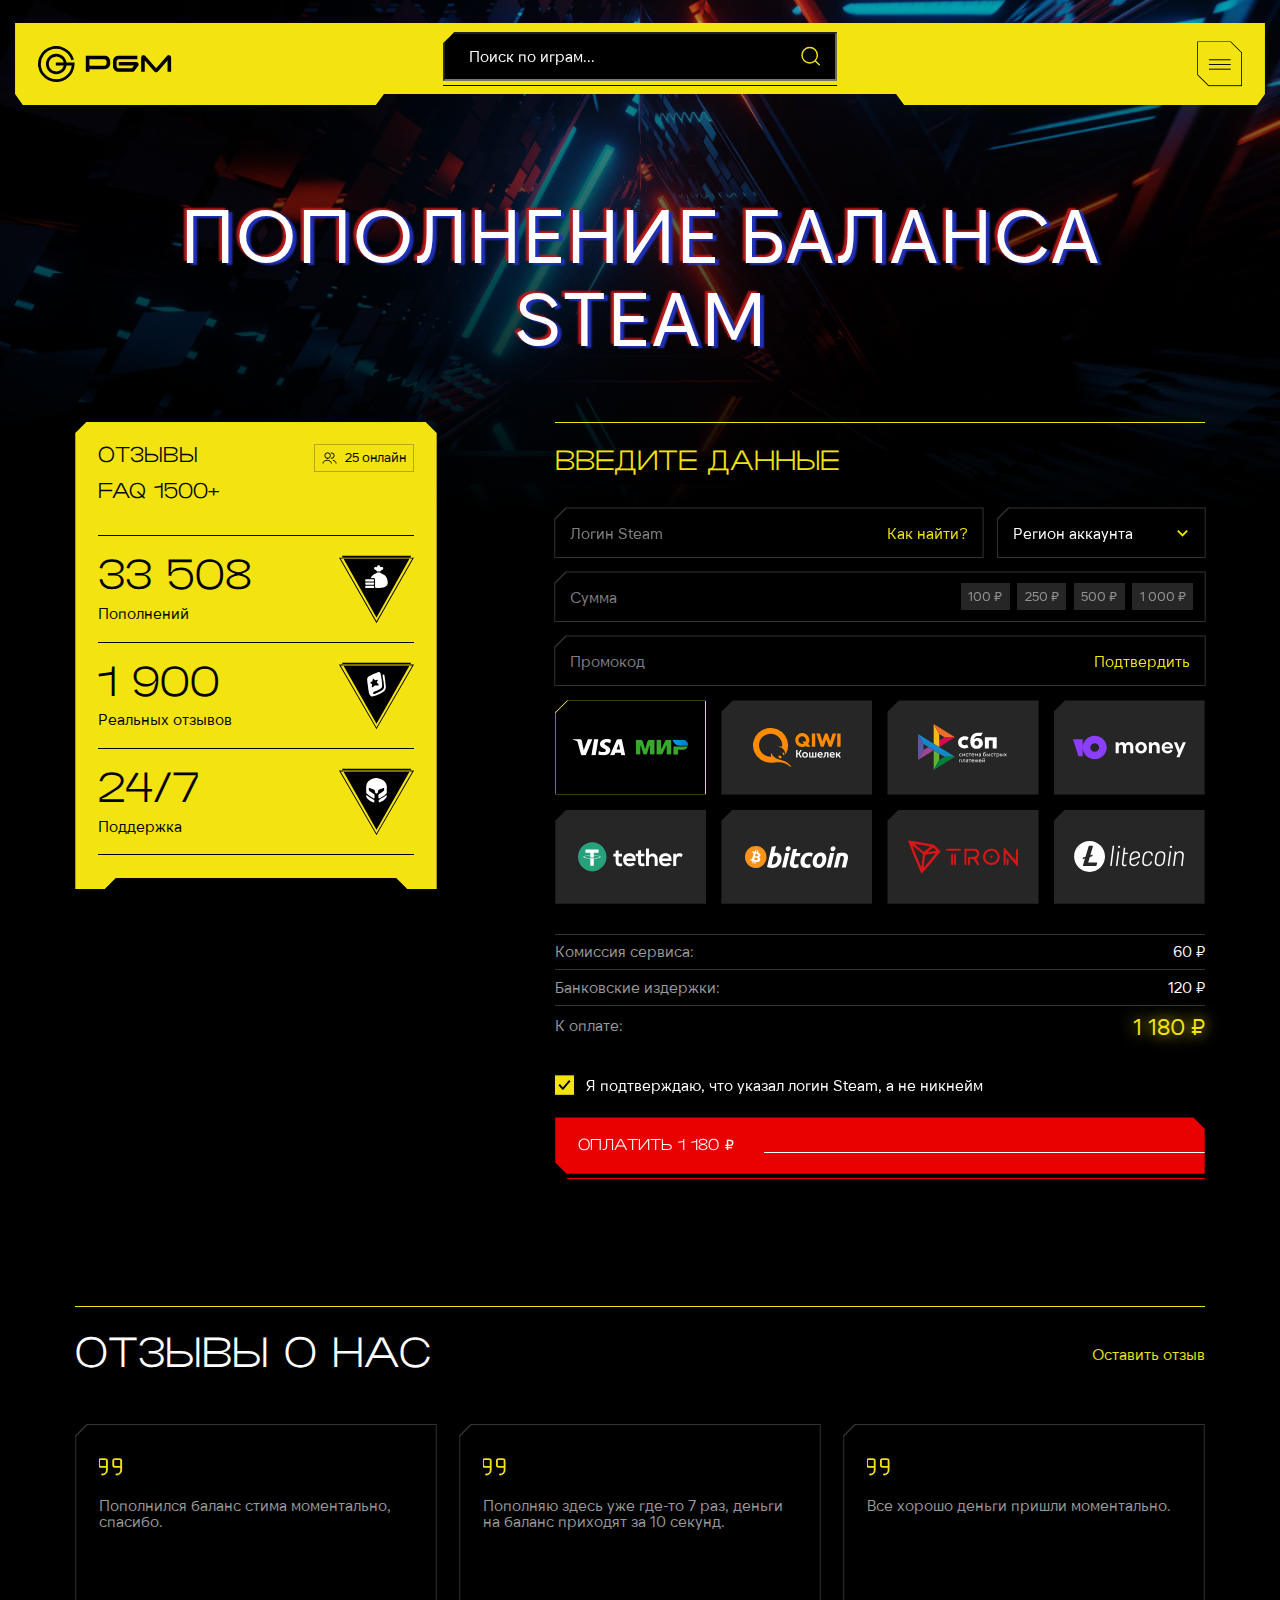
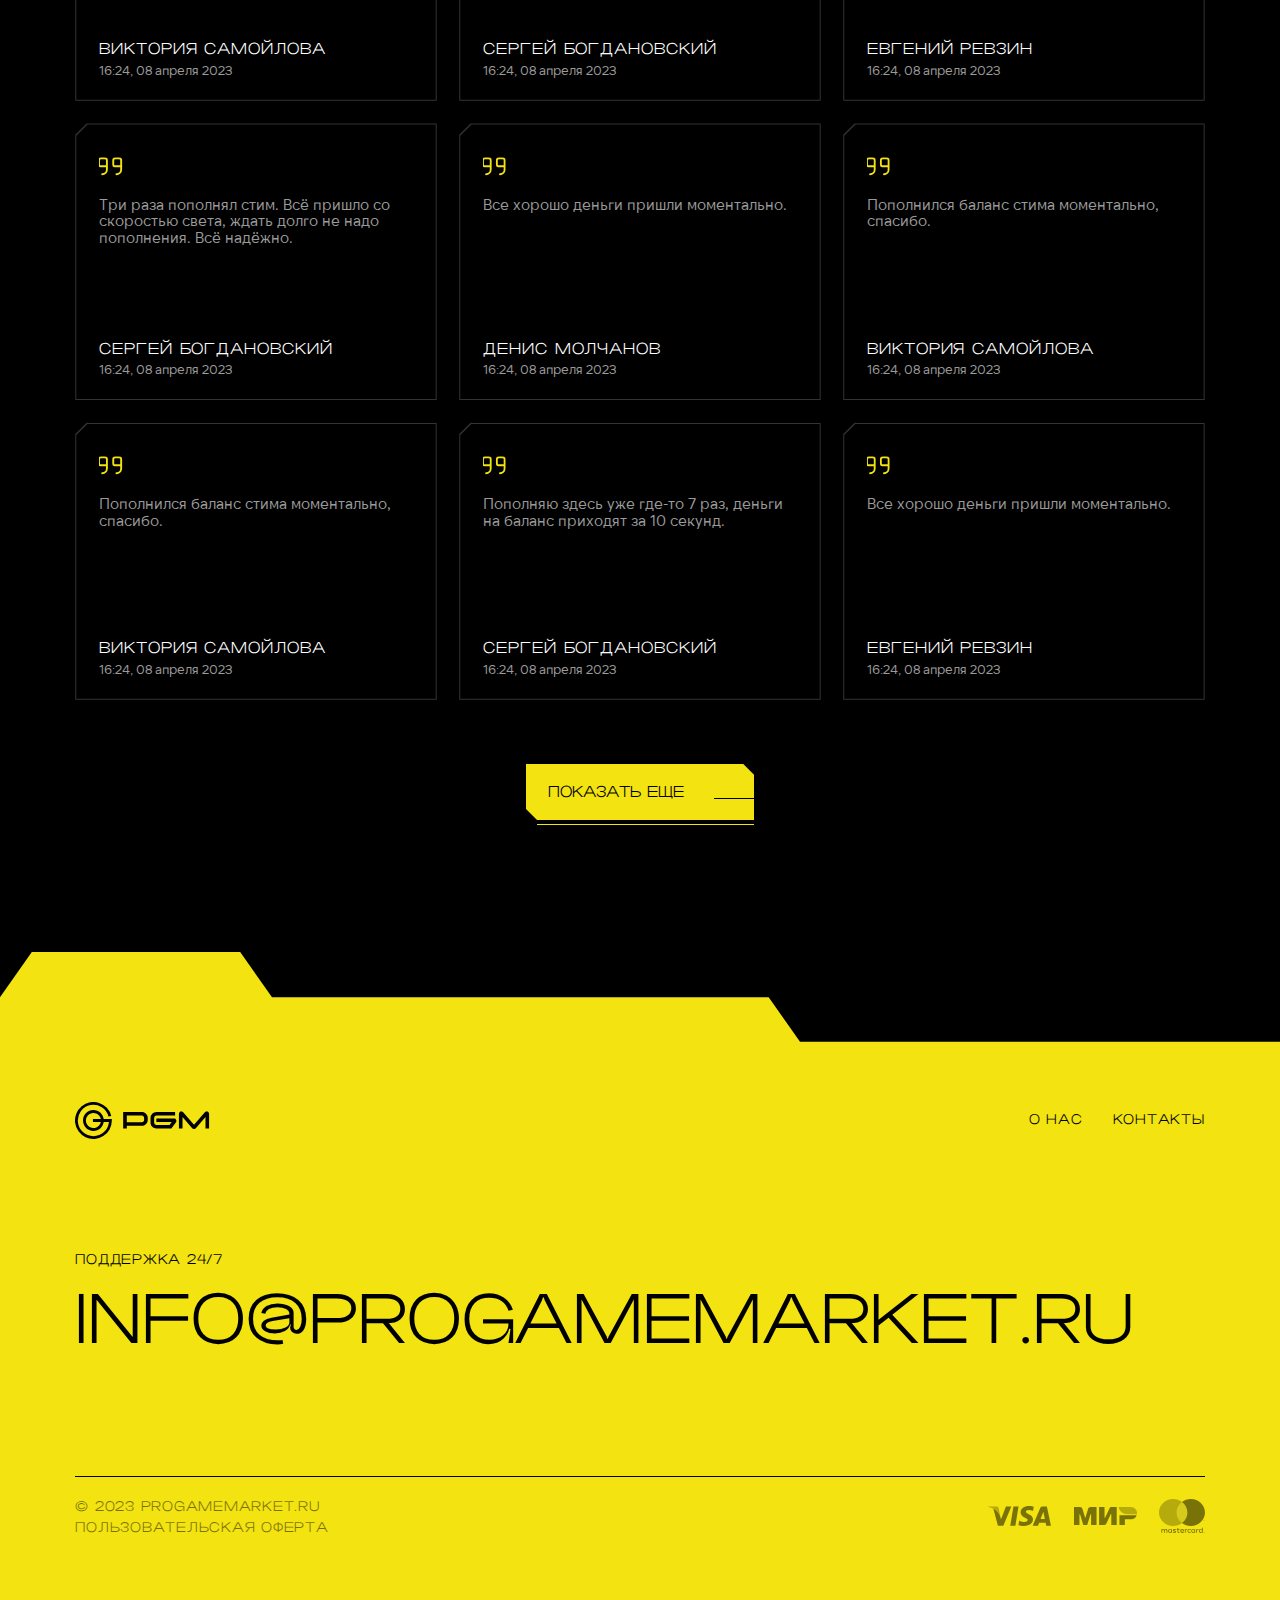
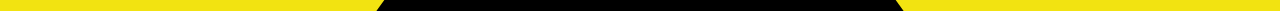
<file: steam-pay.html>
<!DOCTYPE html>
<html lang="ru">

<head>
    <meta charset="UTF-8">
    <meta name="viewport" content="width=device-width, initial-scale=1.0">
    <meta name="description" content="">
    <meta name="keywords" content="">
    <link rel="stylesheet" href="css/libs.min.css">
    <link rel="stylesheet" href="css/style.min.css">
    <title>Пополнение баланса steam</title>
</head>

<body class="m-page">
    <div class="wrapper">
        <header class="header">
            <div class="container">
                <div class="header__inner">
                    <a href="" class="header__logo logo">
                        <img src="img/logo.svg" alt="">
                    </a>

                    <div class="header-search">
                        <fieldset class="header-search__field">
                            <input class="_search-filed" type="text" placeholder="Поиск по играм...">
                            <button class="header-search__btn">
                                <img src="img/search-icon.svg" alt="">
                            </button>
                        </fieldset>

                        <div class="search-result">
                            <div class="_view1">
                                <div class="search-result__title text32 font2">
                                    Популярное
                                </div>
                                <div class="search-result__items">
                                    <a href="" class="search-card">
                                        <div class="search-card__img" style="background-image: url(img/search-img.webp);">
                                            <svg xmlns="http://www.w3.org/2000/svg" width="160" height="200" viewBox="0 0 160 200" fill="none">
                                                <path d="M0 0V-1H-1V0H0ZM148 0L148.707 -0.707107L148.414 -1H148V0ZM0 200H-1V201H0V200ZM148 200V201H148.414L148.707 200.707L148 200ZM160 188L160.707 188.707L161 188.414V188H160ZM160 161H161V160.598L160.721 160.307L160 161ZM148 148.5H147V148.902L147.279 149.193L148 148.5ZM148 51.5L147.279 50.8075L147 51.0977V51.5H148ZM160 39L160.721 39.6925L161 39.4023V39H160ZM160 12H161V11.5858L160.707 11.2929L160 12ZM0 1H148V-1H0V1ZM1 200V0H-1V200H1ZM148 199H0V201H148V199ZM159.293 187.293L147.293 199.293L148.707 200.707L160.707 188.707L159.293 187.293ZM159 161V188H161V161H159ZM160.721 160.307L148.721 147.807L147.279 149.193L159.279 161.693L160.721 160.307ZM149 148.5L149 51.5H147L147 148.5H149ZM148.721 52.1925L160.721 39.6925L159.279 38.3075L147.279 50.8075L148.721 52.1925ZM159 12V39H161V12H159ZM147.293 0.707107L159.293 12.7071L160.707 11.2929L148.707 -0.707107L147.293 0.707107Z" fill="#F2E311" mask="url(#path-1-inside-1_1743_1147)" />
                                            </svg>
                                        </div>
                                        <div class="search-card__title">
                                            <div class="text18 font2">GHOSTRUNNER 2</div>
                                        </div>
                                        <div class="search-card__price">
                                            <div class="text18 yellow-text yellow-shadow">
                                                1 999 ₽
                                            </div>
                                        </div>
                                    </a>

                                    <a href="" class="search-card">
                                        <div class="search-card__img" style="background-image: url(img/search-img2.webp);">
                                            <svg xmlns="http://www.w3.org/2000/svg" width="160" height="200" viewBox="0 0 160 200" fill="none">
                                                <path d="M0 0V-1H-1V0H0ZM148 0L148.707 -0.707107L148.414 -1H148V0ZM0 200H-1V201H0V200ZM148 200V201H148.414L148.707 200.707L148 200ZM160 188L160.707 188.707L161 188.414V188H160ZM160 161H161V160.598L160.721 160.307L160 161ZM148 148.5H147V148.902L147.279 149.193L148 148.5ZM148 51.5L147.279 50.8075L147 51.0977V51.5H148ZM160 39L160.721 39.6925L161 39.4023V39H160ZM160 12H161V11.5858L160.707 11.2929L160 12ZM0 1H148V-1H0V1ZM1 200V0H-1V200H1ZM148 199H0V201H148V199ZM159.293 187.293L147.293 199.293L148.707 200.707L160.707 188.707L159.293 187.293ZM159 161V188H161V161H159ZM160.721 160.307L148.721 147.807L147.279 149.193L159.279 161.693L160.721 160.307ZM149 148.5L149 51.5H147L147 148.5H149ZM148.721 52.1925L160.721 39.6925L159.279 38.3075L147.279 50.8075L148.721 52.1925ZM159 12V39H161V12H159ZM147.293 0.707107L159.293 12.7071L160.707 11.2929L148.707 -0.707107L147.293 0.707107Z" fill="#F2E311" mask="url(#path-1-inside-1_1743_1147)" />
                                            </svg>
                                        </div>
                                        <div class="search-card__title">
                                            <div class="text18 font2">Bish Bash Bots</div>
                                        </div>
                                        <div class="search-card__price">
                                            <div class="text18 yellow-text yellow-shadow">
                                                1 699 ₽
                                            </div>
                                        </div>
                                    </a>

                                    <a href="" class="search-card">
                                        <div class="search-card__img" style="background-image: url(img/search-img3.webp);">
                                            <svg xmlns="http://www.w3.org/2000/svg" width="160" height="200" viewBox="0 0 160 200" fill="none">
                                                <path d="M0 0V-1H-1V0H0ZM148 0L148.707 -0.707107L148.414 -1H148V0ZM0 200H-1V201H0V200ZM148 200V201H148.414L148.707 200.707L148 200ZM160 188L160.707 188.707L161 188.414V188H160ZM160 161H161V160.598L160.721 160.307L160 161ZM148 148.5H147V148.902L147.279 149.193L148 148.5ZM148 51.5L147.279 50.8075L147 51.0977V51.5H148ZM160 39L160.721 39.6925L161 39.4023V39H160ZM160 12H161V11.5858L160.707 11.2929L160 12ZM0 1H148V-1H0V1ZM1 200V0H-1V200H1ZM148 199H0V201H148V199ZM159.293 187.293L147.293 199.293L148.707 200.707L160.707 188.707L159.293 187.293ZM159 161V188H161V161H159ZM160.721 160.307L148.721 147.807L147.279 149.193L159.279 161.693L160.721 160.307ZM149 148.5L149 51.5H147L147 148.5H149ZM148.721 52.1925L160.721 39.6925L159.279 38.3075L147.279 50.8075L148.721 52.1925ZM159 12V39H161V12H159ZM147.293 0.707107L159.293 12.7071L160.707 11.2929L148.707 -0.707107L147.293 0.707107Z" fill="#F2E311" mask="url(#path-1-inside-1_1743_1147)" />
                                            </svg>
                                        </div>
                                        <div class="search-card__title">
                                            <div class="text18 font2">HELLBOY: WEB OF WYRD</div>
                                        </div>
                                        <div class="search-card__price">
                                            <div class="text18 yellow-text yellow-shadow">
                                                1 999 ₽
                                            </div>
                                        </div>
                                    </a>

                                    <a href="" class="search-card">
                                        <div class="search-card__img" style="background-image: url(img/search-img4.webp);">
                                            <svg xmlns="http://www.w3.org/2000/svg" width="160" height="200" viewBox="0 0 160 200" fill="none">
                                                <path d="M0 0V-1H-1V0H0ZM148 0L148.707 -0.707107L148.414 -1H148V0ZM0 200H-1V201H0V200ZM148 200V201H148.414L148.707 200.707L148 200ZM160 188L160.707 188.707L161 188.414V188H160ZM160 161H161V160.598L160.721 160.307L160 161ZM148 148.5H147V148.902L147.279 149.193L148 148.5ZM148 51.5L147.279 50.8075L147 51.0977V51.5H148ZM160 39L160.721 39.6925L161 39.4023V39H160ZM160 12H161V11.5858L160.707 11.2929L160 12ZM0 1H148V-1H0V1ZM1 200V0H-1V200H1ZM148 199H0V201H148V199ZM159.293 187.293L147.293 199.293L148.707 200.707L160.707 188.707L159.293 187.293ZM159 161V188H161V161H159ZM160.721 160.307L148.721 147.807L147.279 149.193L159.279 161.693L160.721 160.307ZM149 148.5L149 51.5H147L147 148.5H149ZM148.721 52.1925L160.721 39.6925L159.279 38.3075L147.279 50.8075L148.721 52.1925ZM159 12V39H161V12H159ZM147.293 0.707107L159.293 12.7071L160.707 11.2929L148.707 -0.707107L147.293 0.707107Z" fill="#F2E311" mask="url(#path-1-inside-1_1743_1147)" />
                                            </svg>
                                        </div>
                                        <div class="search-card__title">
                                            <div class="text18 font2">Alaskan Road Truckers</div>
                                        </div>
                                        <div class="search-card__price">
                                            <div class="text18 yellow-text yellow-shadow">
                                                999 ₽
                                            </div>
                                        </div>
                                    </a>

                                    <a href="" class="search-card">
                                        <div class="search-card__img" style="background-image: url(img/search-img.webp);">
                                            <svg xmlns="http://www.w3.org/2000/svg" width="160" height="200" viewBox="0 0 160 200" fill="none">
                                                <path d="M0 0V-1H-1V0H0ZM148 0L148.707 -0.707107L148.414 -1H148V0ZM0 200H-1V201H0V200ZM148 200V201H148.414L148.707 200.707L148 200ZM160 188L160.707 188.707L161 188.414V188H160ZM160 161H161V160.598L160.721 160.307L160 161ZM148 148.5H147V148.902L147.279 149.193L148 148.5ZM148 51.5L147.279 50.8075L147 51.0977V51.5H148ZM160 39L160.721 39.6925L161 39.4023V39H160ZM160 12H161V11.5858L160.707 11.2929L160 12ZM0 1H148V-1H0V1ZM1 200V0H-1V200H1ZM148 199H0V201H148V199ZM159.293 187.293L147.293 199.293L148.707 200.707L160.707 188.707L159.293 187.293ZM159 161V188H161V161H159ZM160.721 160.307L148.721 147.807L147.279 149.193L159.279 161.693L160.721 160.307ZM149 148.5L149 51.5H147L147 148.5H149ZM148.721 52.1925L160.721 39.6925L159.279 38.3075L147.279 50.8075L148.721 52.1925ZM159 12V39H161V12H159ZM147.293 0.707107L159.293 12.7071L160.707 11.2929L148.707 -0.707107L147.293 0.707107Z" fill="#F2E311" mask="url(#path-1-inside-1_1743_1147)" />
                                            </svg>
                                        </div>
                                        <div class="search-card__title">
                                            <div class="text18 font2">GHOSTRUNNER 2</div>
                                        </div>
                                        <div class="search-card__price">
                                            <div class="text18 yellow-text yellow-shadow">
                                                1 999 ₽
                                            </div>
                                        </div>
                                    </a>

                                    <a href="" class="search-card">
                                        <div class="search-card__img" style="background-image: url(img/search-img2.webp);">
                                            <svg xmlns="http://www.w3.org/2000/svg" width="160" height="200" viewBox="0 0 160 200" fill="none">
                                                <path d="M0 0V-1H-1V0H0ZM148 0L148.707 -0.707107L148.414 -1H148V0ZM0 200H-1V201H0V200ZM148 200V201H148.414L148.707 200.707L148 200ZM160 188L160.707 188.707L161 188.414V188H160ZM160 161H161V160.598L160.721 160.307L160 161ZM148 148.5H147V148.902L147.279 149.193L148 148.5ZM148 51.5L147.279 50.8075L147 51.0977V51.5H148ZM160 39L160.721 39.6925L161 39.4023V39H160ZM160 12H161V11.5858L160.707 11.2929L160 12ZM0 1H148V-1H0V1ZM1 200V0H-1V200H1ZM148 199H0V201H148V199ZM159.293 187.293L147.293 199.293L148.707 200.707L160.707 188.707L159.293 187.293ZM159 161V188H161V161H159ZM160.721 160.307L148.721 147.807L147.279 149.193L159.279 161.693L160.721 160.307ZM149 148.5L149 51.5H147L147 148.5H149ZM148.721 52.1925L160.721 39.6925L159.279 38.3075L147.279 50.8075L148.721 52.1925ZM159 12V39H161V12H159ZM147.293 0.707107L159.293 12.7071L160.707 11.2929L148.707 -0.707107L147.293 0.707107Z" fill="#F2E311" mask="url(#path-1-inside-1_1743_1147)" />
                                            </svg>
                                        </div>
                                        <div class="search-card__title">
                                            <div class="text18 font2">Bish Bash Bots</div>
                                        </div>
                                        <div class="search-card__price">
                                            <div class="text18 yellow-text yellow-shadow">
                                                1 699 ₽
                                            </div>
                                        </div>
                                    </a>

                                    <a href="" class="search-card">
                                        <div class="search-card__img" style="background-image: url(img/search-img3.webp);">
                                            <svg xmlns="http://www.w3.org/2000/svg" width="160" height="200" viewBox="0 0 160 200" fill="none">
                                                <path d="M0 0V-1H-1V0H0ZM148 0L148.707 -0.707107L148.414 -1H148V0ZM0 200H-1V201H0V200ZM148 200V201H148.414L148.707 200.707L148 200ZM160 188L160.707 188.707L161 188.414V188H160ZM160 161H161V160.598L160.721 160.307L160 161ZM148 148.5H147V148.902L147.279 149.193L148 148.5ZM148 51.5L147.279 50.8075L147 51.0977V51.5H148ZM160 39L160.721 39.6925L161 39.4023V39H160ZM160 12H161V11.5858L160.707 11.2929L160 12ZM0 1H148V-1H0V1ZM1 200V0H-1V200H1ZM148 199H0V201H148V199ZM159.293 187.293L147.293 199.293L148.707 200.707L160.707 188.707L159.293 187.293ZM159 161V188H161V161H159ZM160.721 160.307L148.721 147.807L147.279 149.193L159.279 161.693L160.721 160.307ZM149 148.5L149 51.5H147L147 148.5H149ZM148.721 52.1925L160.721 39.6925L159.279 38.3075L147.279 50.8075L148.721 52.1925ZM159 12V39H161V12H159ZM147.293 0.707107L159.293 12.7071L160.707 11.2929L148.707 -0.707107L147.293 0.707107Z" fill="#F2E311" mask="url(#path-1-inside-1_1743_1147)" />
                                            </svg>
                                        </div>
                                        <div class="search-card__title">
                                            <div class="text18 font2">HELLBOY: WEB OF WYRD</div>
                                        </div>
                                        <div class="search-card__price">
                                            <div class="text18 yellow-text yellow-shadow">
                                                1 999 ₽
                                            </div>
                                        </div>
                                    </a>

                                    <a href="" class="search-card">
                                        <div class="search-card__img" style="background-image: url(img/search-img4.webp);">
                                            <svg xmlns="http://www.w3.org/2000/svg" width="160" height="200" viewBox="0 0 160 200" fill="none">
                                                <path d="M0 0V-1H-1V0H0ZM148 0L148.707 -0.707107L148.414 -1H148V0ZM0 200H-1V201H0V200ZM148 200V201H148.414L148.707 200.707L148 200ZM160 188L160.707 188.707L161 188.414V188H160ZM160 161H161V160.598L160.721 160.307L160 161ZM148 148.5H147V148.902L147.279 149.193L148 148.5ZM148 51.5L147.279 50.8075L147 51.0977V51.5H148ZM160 39L160.721 39.6925L161 39.4023V39H160ZM160 12H161V11.5858L160.707 11.2929L160 12ZM0 1H148V-1H0V1ZM1 200V0H-1V200H1ZM148 199H0V201H148V199ZM159.293 187.293L147.293 199.293L148.707 200.707L160.707 188.707L159.293 187.293ZM159 161V188H161V161H159ZM160.721 160.307L148.721 147.807L147.279 149.193L159.279 161.693L160.721 160.307ZM149 148.5L149 51.5H147L147 148.5H149ZM148.721 52.1925L160.721 39.6925L159.279 38.3075L147.279 50.8075L148.721 52.1925ZM159 12V39H161V12H159ZM147.293 0.707107L159.293 12.7071L160.707 11.2929L148.707 -0.707107L147.293 0.707107Z" fill="#F2E311" mask="url(#path-1-inside-1_1743_1147)" />
                                            </svg>
                                        </div>
                                        <div class="search-card__title">
                                            <div class="text18 font2">Alaskan Road Truckers</div>
                                        </div>
                                        <div class="search-card__price">
                                            <div class="text18 yellow-text yellow-shadow">
                                                999 ₽
                                            </div>
                                        </div>
                                    </a>

                                </div>
                            </div>
                            <div class="_view2">
                                <div class="search-result__title text32 font2">
                                    Найдено: 24
                                </div>
                                <div class="search-result__items">
                                    <a href="" class="search-card">
                                        <div class="search-card__img" style="background-image: url(img/search-img.webp);">
                                            <svg xmlns="http://www.w3.org/2000/svg" width="160" height="200" viewBox="0 0 160 200" fill="none">
                                                <path d="M0 0V-1H-1V0H0ZM148 0L148.707 -0.707107L148.414 -1H148V0ZM0 200H-1V201H0V200ZM148 200V201H148.414L148.707 200.707L148 200ZM160 188L160.707 188.707L161 188.414V188H160ZM160 161H161V160.598L160.721 160.307L160 161ZM148 148.5H147V148.902L147.279 149.193L148 148.5ZM148 51.5L147.279 50.8075L147 51.0977V51.5H148ZM160 39L160.721 39.6925L161 39.4023V39H160ZM160 12H161V11.5858L160.707 11.2929L160 12ZM0 1H148V-1H0V1ZM1 200V0H-1V200H1ZM148 199H0V201H148V199ZM159.293 187.293L147.293 199.293L148.707 200.707L160.707 188.707L159.293 187.293ZM159 161V188H161V161H159ZM160.721 160.307L148.721 147.807L147.279 149.193L159.279 161.693L160.721 160.307ZM149 148.5L149 51.5H147L147 148.5H149ZM148.721 52.1925L160.721 39.6925L159.279 38.3075L147.279 50.8075L148.721 52.1925ZM159 12V39H161V12H159ZM147.293 0.707107L159.293 12.7071L160.707 11.2929L148.707 -0.707107L147.293 0.707107Z" fill="#F2E311" mask="url(#path-1-inside-1_1743_1147)" />
                                            </svg>
                                        </div>
                                        <div class="search-card__title">
                                            <div class="text18 font2">GHOSTRUNNER 2</div>
                                        </div>
                                        <div class="search-card__price">
                                            <div class="text18 yellow-text yellow-shadow">
                                                1 999 ₽
                                            </div>
                                        </div>
                                    </a>

                                    <a href="" class="search-card">
                                        <div class="search-card__img" style="background-image: url(img/search-img2.webp);">
                                            <svg xmlns="http://www.w3.org/2000/svg" width="160" height="200" viewBox="0 0 160 200" fill="none">
                                                <path d="M0 0V-1H-1V0H0ZM148 0L148.707 -0.707107L148.414 -1H148V0ZM0 200H-1V201H0V200ZM148 200V201H148.414L148.707 200.707L148 200ZM160 188L160.707 188.707L161 188.414V188H160ZM160 161H161V160.598L160.721 160.307L160 161ZM148 148.5H147V148.902L147.279 149.193L148 148.5ZM148 51.5L147.279 50.8075L147 51.0977V51.5H148ZM160 39L160.721 39.6925L161 39.4023V39H160ZM160 12H161V11.5858L160.707 11.2929L160 12ZM0 1H148V-1H0V1ZM1 200V0H-1V200H1ZM148 199H0V201H148V199ZM159.293 187.293L147.293 199.293L148.707 200.707L160.707 188.707L159.293 187.293ZM159 161V188H161V161H159ZM160.721 160.307L148.721 147.807L147.279 149.193L159.279 161.693L160.721 160.307ZM149 148.5L149 51.5H147L147 148.5H149ZM148.721 52.1925L160.721 39.6925L159.279 38.3075L147.279 50.8075L148.721 52.1925ZM159 12V39H161V12H159ZM147.293 0.707107L159.293 12.7071L160.707 11.2929L148.707 -0.707107L147.293 0.707107Z" fill="#F2E311" mask="url(#path-1-inside-1_1743_1147)" />
                                            </svg>
                                        </div>
                                        <div class="search-card__title">
                                            <div class="text18 font2">Bish Bash Bots</div>
                                        </div>
                                        <div class="search-card__price">
                                            <div class="text18 yellow-text yellow-shadow">
                                                1 699 ₽
                                            </div>
                                        </div>
                                    </a>

                                    <a href="" class="search-card">
                                        <div class="search-card__img" style="background-image: url(img/search-img3.webp);">
                                            <svg xmlns="http://www.w3.org/2000/svg" width="160" height="200" viewBox="0 0 160 200" fill="none">
                                                <path d="M0 0V-1H-1V0H0ZM148 0L148.707 -0.707107L148.414 -1H148V0ZM0 200H-1V201H0V200ZM148 200V201H148.414L148.707 200.707L148 200ZM160 188L160.707 188.707L161 188.414V188H160ZM160 161H161V160.598L160.721 160.307L160 161ZM148 148.5H147V148.902L147.279 149.193L148 148.5ZM148 51.5L147.279 50.8075L147 51.0977V51.5H148ZM160 39L160.721 39.6925L161 39.4023V39H160ZM160 12H161V11.5858L160.707 11.2929L160 12ZM0 1H148V-1H0V1ZM1 200V0H-1V200H1ZM148 199H0V201H148V199ZM159.293 187.293L147.293 199.293L148.707 200.707L160.707 188.707L159.293 187.293ZM159 161V188H161V161H159ZM160.721 160.307L148.721 147.807L147.279 149.193L159.279 161.693L160.721 160.307ZM149 148.5L149 51.5H147L147 148.5H149ZM148.721 52.1925L160.721 39.6925L159.279 38.3075L147.279 50.8075L148.721 52.1925ZM159 12V39H161V12H159ZM147.293 0.707107L159.293 12.7071L160.707 11.2929L148.707 -0.707107L147.293 0.707107Z" fill="#F2E311" mask="url(#path-1-inside-1_1743_1147)" />
                                            </svg>
                                        </div>
                                        <div class="search-card__title">
                                            <div class="text18 font2">HELLBOY: WEB OF WYRD</div>
                                        </div>
                                        <div class="search-card__price">
                                            <div class="text18 yellow-text yellow-shadow">
                                                1 999 ₽
                                            </div>
                                        </div>
                                    </a>

                                    <a href="" class="search-card">
                                        <div class="search-card__img" style="background-image: url(img/search-img4.webp);">
                                            <svg xmlns="http://www.w3.org/2000/svg" width="160" height="200" viewBox="0 0 160 200" fill="none">
                                                <path d="M0 0V-1H-1V0H0ZM148 0L148.707 -0.707107L148.414 -1H148V0ZM0 200H-1V201H0V200ZM148 200V201H148.414L148.707 200.707L148 200ZM160 188L160.707 188.707L161 188.414V188H160ZM160 161H161V160.598L160.721 160.307L160 161ZM148 148.5H147V148.902L147.279 149.193L148 148.5ZM148 51.5L147.279 50.8075L147 51.0977V51.5H148ZM160 39L160.721 39.6925L161 39.4023V39H160ZM160 12H161V11.5858L160.707 11.2929L160 12ZM0 1H148V-1H0V1ZM1 200V0H-1V200H1ZM148 199H0V201H148V199ZM159.293 187.293L147.293 199.293L148.707 200.707L160.707 188.707L159.293 187.293ZM159 161V188H161V161H159ZM160.721 160.307L148.721 147.807L147.279 149.193L159.279 161.693L160.721 160.307ZM149 148.5L149 51.5H147L147 148.5H149ZM148.721 52.1925L160.721 39.6925L159.279 38.3075L147.279 50.8075L148.721 52.1925ZM159 12V39H161V12H159ZM147.293 0.707107L159.293 12.7071L160.707 11.2929L148.707 -0.707107L147.293 0.707107Z" fill="#F2E311" mask="url(#path-1-inside-1_1743_1147)" />
                                            </svg>
                                        </div>
                                        <div class="search-card__title">
                                            <div class="text18 font2">Alaskan Road Truckers</div>
                                        </div>
                                        <div class="search-card__price">
                                            <div class="text18 yellow-text yellow-shadow">
                                                999 ₽
                                            </div>
                                        </div>
                                    </a>

                                    <a href="" class="search-card">
                                        <div class="search-card__img" style="background-image: url(img/search-img.webp);">
                                            <svg xmlns="http://www.w3.org/2000/svg" width="160" height="200" viewBox="0 0 160 200" fill="none">
                                                <path d="M0 0V-1H-1V0H0ZM148 0L148.707 -0.707107L148.414 -1H148V0ZM0 200H-1V201H0V200ZM148 200V201H148.414L148.707 200.707L148 200ZM160 188L160.707 188.707L161 188.414V188H160ZM160 161H161V160.598L160.721 160.307L160 161ZM148 148.5H147V148.902L147.279 149.193L148 148.5ZM148 51.5L147.279 50.8075L147 51.0977V51.5H148ZM160 39L160.721 39.6925L161 39.4023V39H160ZM160 12H161V11.5858L160.707 11.2929L160 12ZM0 1H148V-1H0V1ZM1 200V0H-1V200H1ZM148 199H0V201H148V199ZM159.293 187.293L147.293 199.293L148.707 200.707L160.707 188.707L159.293 187.293ZM159 161V188H161V161H159ZM160.721 160.307L148.721 147.807L147.279 149.193L159.279 161.693L160.721 160.307ZM149 148.5L149 51.5H147L147 148.5H149ZM148.721 52.1925L160.721 39.6925L159.279 38.3075L147.279 50.8075L148.721 52.1925ZM159 12V39H161V12H159ZM147.293 0.707107L159.293 12.7071L160.707 11.2929L148.707 -0.707107L147.293 0.707107Z" fill="#F2E311" mask="url(#path-1-inside-1_1743_1147)" />
                                            </svg>
                                        </div>
                                        <div class="search-card__title">
                                            <div class="text18 font2">GHOSTRUNNER 2</div>
                                        </div>
                                        <div class="search-card__price">
                                            <div class="text18 yellow-text yellow-shadow">
                                                1 999 ₽
                                            </div>
                                        </div>
                                    </a>

                                    <a href="" class="search-card">
                                        <div class="search-card__img" style="background-image: url(img/search-img2.webp);">
                                            <svg xmlns="http://www.w3.org/2000/svg" width="160" height="200" viewBox="0 0 160 200" fill="none">
                                                <path d="M0 0V-1H-1V0H0ZM148 0L148.707 -0.707107L148.414 -1H148V0ZM0 200H-1V201H0V200ZM148 200V201H148.414L148.707 200.707L148 200ZM160 188L160.707 188.707L161 188.414V188H160ZM160 161H161V160.598L160.721 160.307L160 161ZM148 148.5H147V148.902L147.279 149.193L148 148.5ZM148 51.5L147.279 50.8075L147 51.0977V51.5H148ZM160 39L160.721 39.6925L161 39.4023V39H160ZM160 12H161V11.5858L160.707 11.2929L160 12ZM0 1H148V-1H0V1ZM1 200V0H-1V200H1ZM148 199H0V201H148V199ZM159.293 187.293L147.293 199.293L148.707 200.707L160.707 188.707L159.293 187.293ZM159 161V188H161V161H159ZM160.721 160.307L148.721 147.807L147.279 149.193L159.279 161.693L160.721 160.307ZM149 148.5L149 51.5H147L147 148.5H149ZM148.721 52.1925L160.721 39.6925L159.279 38.3075L147.279 50.8075L148.721 52.1925ZM159 12V39H161V12H159ZM147.293 0.707107L159.293 12.7071L160.707 11.2929L148.707 -0.707107L147.293 0.707107Z" fill="#F2E311" mask="url(#path-1-inside-1_1743_1147)" />
                                            </svg>
                                        </div>
                                        <div class="search-card__title">
                                            <div class="text18 font2">Bish Bash Bots</div>
                                        </div>
                                        <div class="search-card__price">
                                            <div class="text18 yellow-text yellow-shadow">
                                                1 699 ₽
                                            </div>
                                        </div>
                                    </a>

                                    <a href="" class="search-card">
                                        <div class="search-card__img" style="background-image: url(img/search-img3.webp);">
                                            <svg xmlns="http://www.w3.org/2000/svg" width="160" height="200" viewBox="0 0 160 200" fill="none">
                                                <path d="M0 0V-1H-1V0H0ZM148 0L148.707 -0.707107L148.414 -1H148V0ZM0 200H-1V201H0V200ZM148 200V201H148.414L148.707 200.707L148 200ZM160 188L160.707 188.707L161 188.414V188H160ZM160 161H161V160.598L160.721 160.307L160 161ZM148 148.5H147V148.902L147.279 149.193L148 148.5ZM148 51.5L147.279 50.8075L147 51.0977V51.5H148ZM160 39L160.721 39.6925L161 39.4023V39H160ZM160 12H161V11.5858L160.707 11.2929L160 12ZM0 1H148V-1H0V1ZM1 200V0H-1V200H1ZM148 199H0V201H148V199ZM159.293 187.293L147.293 199.293L148.707 200.707L160.707 188.707L159.293 187.293ZM159 161V188H161V161H159ZM160.721 160.307L148.721 147.807L147.279 149.193L159.279 161.693L160.721 160.307ZM149 148.5L149 51.5H147L147 148.5H149ZM148.721 52.1925L160.721 39.6925L159.279 38.3075L147.279 50.8075L148.721 52.1925ZM159 12V39H161V12H159ZM147.293 0.707107L159.293 12.7071L160.707 11.2929L148.707 -0.707107L147.293 0.707107Z" fill="#F2E311" mask="url(#path-1-inside-1_1743_1147)" />
                                            </svg>
                                        </div>
                                        <div class="search-card__title">
                                            <div class="text18 font2">HELLBOY: WEB OF WYRD</div>
                                        </div>
                                        <div class="search-card__price">
                                            <div class="text18 yellow-text yellow-shadow">
                                                1 999 ₽
                                            </div>
                                        </div>
                                    </a>

                                    <a href="" class="search-card">
                                        <div class="search-card__img" style="background-image: url(img/search-img4.webp);">
                                            <svg xmlns="http://www.w3.org/2000/svg" width="160" height="200" viewBox="0 0 160 200" fill="none">
                                                <path d="M0 0V-1H-1V0H0ZM148 0L148.707 -0.707107L148.414 -1H148V0ZM0 200H-1V201H0V200ZM148 200V201H148.414L148.707 200.707L148 200ZM160 188L160.707 188.707L161 188.414V188H160ZM160 161H161V160.598L160.721 160.307L160 161ZM148 148.5H147V148.902L147.279 149.193L148 148.5ZM148 51.5L147.279 50.8075L147 51.0977V51.5H148ZM160 39L160.721 39.6925L161 39.4023V39H160ZM160 12H161V11.5858L160.707 11.2929L160 12ZM0 1H148V-1H0V1ZM1 200V0H-1V200H1ZM148 199H0V201H148V199ZM159.293 187.293L147.293 199.293L148.707 200.707L160.707 188.707L159.293 187.293ZM159 161V188H161V161H159ZM160.721 160.307L148.721 147.807L147.279 149.193L159.279 161.693L160.721 160.307ZM149 148.5L149 51.5H147L147 148.5H149ZM148.721 52.1925L160.721 39.6925L159.279 38.3075L147.279 50.8075L148.721 52.1925ZM159 12V39H161V12H159ZM147.293 0.707107L159.293 12.7071L160.707 11.2929L148.707 -0.707107L147.293 0.707107Z" fill="#F2E311" mask="url(#path-1-inside-1_1743_1147)" />
                                            </svg>
                                        </div>
                                        <div class="search-card__title">
                                            <div class="text18 font2">Alaskan Road Truckers</div>
                                        </div>
                                        <div class="search-card__price">
                                            <div class="text18 yellow-text yellow-shadow">
                                                999 ₽
                                            </div>
                                        </div>
                                    </a>

                                    <a href="" class="search-card">
                                        <div class="search-card__img" style="background-image: url(img/search-img.webp);">
                                            <svg xmlns="http://www.w3.org/2000/svg" width="160" height="200" viewBox="0 0 160 200" fill="none">
                                                <path d="M0 0V-1H-1V0H0ZM148 0L148.707 -0.707107L148.414 -1H148V0ZM0 200H-1V201H0V200ZM148 200V201H148.414L148.707 200.707L148 200ZM160 188L160.707 188.707L161 188.414V188H160ZM160 161H161V160.598L160.721 160.307L160 161ZM148 148.5H147V148.902L147.279 149.193L148 148.5ZM148 51.5L147.279 50.8075L147 51.0977V51.5H148ZM160 39L160.721 39.6925L161 39.4023V39H160ZM160 12H161V11.5858L160.707 11.2929L160 12ZM0 1H148V-1H0V1ZM1 200V0H-1V200H1ZM148 199H0V201H148V199ZM159.293 187.293L147.293 199.293L148.707 200.707L160.707 188.707L159.293 187.293ZM159 161V188H161V161H159ZM160.721 160.307L148.721 147.807L147.279 149.193L159.279 161.693L160.721 160.307ZM149 148.5L149 51.5H147L147 148.5H149ZM148.721 52.1925L160.721 39.6925L159.279 38.3075L147.279 50.8075L148.721 52.1925ZM159 12V39H161V12H159ZM147.293 0.707107L159.293 12.7071L160.707 11.2929L148.707 -0.707107L147.293 0.707107Z" fill="#F2E311" mask="url(#path-1-inside-1_1743_1147)" />
                                            </svg>
                                        </div>
                                        <div class="search-card__title">
                                            <div class="text18 font2">GHOSTRUNNER 2</div>
                                        </div>
                                        <div class="search-card__price">
                                            <div class="text18 yellow-text yellow-shadow">
                                                1 999 ₽
                                            </div>
                                        </div>
                                    </a>

                                    <a href="" class="search-card">
                                        <div class="search-card__img" style="background-image: url(img/search-img2.webp);">
                                            <svg xmlns="http://www.w3.org/2000/svg" width="160" height="200" viewBox="0 0 160 200" fill="none">
                                                <path d="M0 0V-1H-1V0H0ZM148 0L148.707 -0.707107L148.414 -1H148V0ZM0 200H-1V201H0V200ZM148 200V201H148.414L148.707 200.707L148 200ZM160 188L160.707 188.707L161 188.414V188H160ZM160 161H161V160.598L160.721 160.307L160 161ZM148 148.5H147V148.902L147.279 149.193L148 148.5ZM148 51.5L147.279 50.8075L147 51.0977V51.5H148ZM160 39L160.721 39.6925L161 39.4023V39H160ZM160 12H161V11.5858L160.707 11.2929L160 12ZM0 1H148V-1H0V1ZM1 200V0H-1V200H1ZM148 199H0V201H148V199ZM159.293 187.293L147.293 199.293L148.707 200.707L160.707 188.707L159.293 187.293ZM159 161V188H161V161H159ZM160.721 160.307L148.721 147.807L147.279 149.193L159.279 161.693L160.721 160.307ZM149 148.5L149 51.5H147L147 148.5H149ZM148.721 52.1925L160.721 39.6925L159.279 38.3075L147.279 50.8075L148.721 52.1925ZM159 12V39H161V12H159ZM147.293 0.707107L159.293 12.7071L160.707 11.2929L148.707 -0.707107L147.293 0.707107Z" fill="#F2E311" mask="url(#path-1-inside-1_1743_1147)" />
                                            </svg>
                                        </div>
                                        <div class="search-card__title">
                                            <div class="text18 font2">Bish Bash Bots</div>
                                        </div>
                                        <div class="search-card__price">
                                            <div class="text18 yellow-text yellow-shadow">
                                                1 699 ₽
                                            </div>
                                        </div>
                                    </a>

                                    <a href="" class="search-card">
                                        <div class="search-card__img" style="background-image: url(img/search-img3.webp);">
                                            <svg xmlns="http://www.w3.org/2000/svg" width="160" height="200" viewBox="0 0 160 200" fill="none">
                                                <path d="M0 0V-1H-1V0H0ZM148 0L148.707 -0.707107L148.414 -1H148V0ZM0 200H-1V201H0V200ZM148 200V201H148.414L148.707 200.707L148 200ZM160 188L160.707 188.707L161 188.414V188H160ZM160 161H161V160.598L160.721 160.307L160 161ZM148 148.5H147V148.902L147.279 149.193L148 148.5ZM148 51.5L147.279 50.8075L147 51.0977V51.5H148ZM160 39L160.721 39.6925L161 39.4023V39H160ZM160 12H161V11.5858L160.707 11.2929L160 12ZM0 1H148V-1H0V1ZM1 200V0H-1V200H1ZM148 199H0V201H148V199ZM159.293 187.293L147.293 199.293L148.707 200.707L160.707 188.707L159.293 187.293ZM159 161V188H161V161H159ZM160.721 160.307L148.721 147.807L147.279 149.193L159.279 161.693L160.721 160.307ZM149 148.5L149 51.5H147L147 148.5H149ZM148.721 52.1925L160.721 39.6925L159.279 38.3075L147.279 50.8075L148.721 52.1925ZM159 12V39H161V12H159ZM147.293 0.707107L159.293 12.7071L160.707 11.2929L148.707 -0.707107L147.293 0.707107Z" fill="#F2E311" mask="url(#path-1-inside-1_1743_1147)" />
                                            </svg>
                                        </div>
                                        <div class="search-card__title">
                                            <div class="text18 font2">HELLBOY: WEB OF WYRD</div>
                                        </div>
                                        <div class="search-card__price">
                                            <div class="text18 yellow-text yellow-shadow">
                                                1 999 ₽
                                            </div>
                                        </div>
                                    </a>

                                    <div class="search-more">
                                        <a href="" class="search-more__inner font2">
                                            <div class="text32">
                                                +15
                                            </div>
                                            <div class="text18">
                                                Показать
                                                все
                                            </div>
                                        </a>
                                    </div>
                                </div>
                            </div>
                        </div>
                    </div>


                    <button class="burger">
                        <svg class="burger__border" xmlns="http://www.w3.org/2000/svg" width="48" height="48" viewBox="0 0 48 48" fill="none">
                            <mask id="path-1-inside-1_1619_130" fill="white">
                                <path fill-rule="evenodd" clip-rule="evenodd" d="M0 0H36L48 12V48H12L0 36V0Z" />
                            </mask>
                            <path d="M36 0L36.7071 -0.707107L36.4142 -1H36V0ZM0 0V-1H-1V0H0ZM48 12H49V11.5858L48.7071 11.2929L48 12ZM48 48V49H49V48H48ZM12 48L11.2929 48.7071L11.5858 49H12V48ZM0 36H-1V36.4142L-0.707107 36.7071L0 36ZM36 -1H0V1H36V-1ZM48.7071 11.2929L36.7071 -0.707107L35.2929 0.707107L47.2929 12.7071L48.7071 11.2929ZM49 48V12H47V48H49ZM12 49H48V47H12V49ZM12.7071 47.2929L0.707107 35.2929L-0.707107 36.7071L11.2929 48.7071L12.7071 47.2929ZM-1 0V36H1V0H-1Z" fill="black" mask="url(#path-1-inside-1_1619_130)" />
                        </svg>
                        <svg class="burger__icon _view1" width="24" height="24" viewBox="0 0 24 24" fill="none" xmlns="http://www.w3.org/2000/svg">
                            <rect y="7" width="24" height="1" fill="black" />
                            <rect y="12" width="24" height="1" fill="black" />
                            <rect y="17" width="24" height="1" fill="black" />
                        </svg>
                        <svg class="burger__icon _view2" width="24" height="24" viewBox="0 0 24 24" fill="none" xmlns="http://www.w3.org/2000/svg">
                            <path d="M4.89035 4L20 19.3345L19.3704 19.9734L4.26078 4.63894L4.89035 4Z" fill="white" />
                            <path d="M4 19.3611L19.1097 4.0266L19.7392 4.66554L4.62957 20L4 19.3611Z" fill="white" />
                        </svg>
                    </button>

                    <div class="menu">
                        <div class="menu__links">
                            <a href="" class="menu__link"><span class="text24">О нас</span></a>
                            <a href="" class="menu__link"><span class="text24">Контакты</span></a>
                        </div>
                        <div class="menu__support">
                            <div class="text14">Поддержка 24/7</div>
                            <a href="mailto:info@progamemarket.ru" class="menu__support-link"><span class="text24">info@progamemarket.ru</span></a>
                        </div>
                    </div>
                </div>
            </div>

        </header>
        <main class="content">

            <section class="product-page">
                <div class="product-page__bg m-backdrop">
                    <img src="img/steam-bg.jpg" alt="">
                </div>
                <div class="container">
                    <div class="page-top">
                        <div class="page-top__title">
                            <h1 class="text80 m-title">
                                Пополнение баланса steam
                            </h1>
                        </div>
                    </div>


                    <div class="steam">
                        <div class="steam__sidebar">
                            <div class="steam-sidebar">
                                <div class="steam-sidebar__top">
                                    <div class="steam-sidebar__links">
                                        <a href="" class="steam-sidebar__link">
                                            <span>Отзывы</span>
                                        </a>
                                        <a href="" class="steam-sidebar__link">
                                            <span>FAQ 1500+</span>
                                        </a>
                                    </div>
                                    <div class="steam-sidebar__users">
                                        <img src="img/users.svg" alt="">
                                        <span>25 онлайн</span>
                                    </div>
                                </div>
                                <div class="steam-sidebar__items">
                                    <div class="steam-stat">
                                        <div class="steam-stat__info">
                                            <div class="text48 font2">
                                                33 508
                                            </div>
                                            <div class="text16">
                                                Пополнений
                                            </div>
                                        </div>
                                        <div class="steam-stat__img">
                                            <img src="img/stat-icon.svg" alt="">
                                        </div>
                                    </div>
                                    <div class="steam-stat">
                                        <div class="steam-stat__info">
                                            <div class="text48 font2">
                                                1 900
                                            </div>
                                            <div class="text16">
                                                Реальных отзывов
                                            </div>
                                        </div>
                                        <div class="steam-stat__img">
                                            <img src="img/stat-icon2.svg" alt="">
                                        </div>
                                    </div>
                                    <div class="steam-stat">
                                        <div class="steam-stat__info">
                                            <div class="text48 font2">
                                                24/7
                                            </div>
                                            <div class="text16">
                                                Поддержка
                                            </div>
                                        </div>
                                        <div class="steam-stat__img">
                                            <img src="img/stat-icon3.svg" alt="">
                                        </div>
                                    </div>
                                </div>
                            </div>

                        </div>
                        <div class="steam__content">
                            <div class="steam__top">
                                <div class="steam__title text32 font2">
                                    Введите данные
                                </div>
                            </div>
                            <form action="" class="steam-form">
                                <div class="steam-form__top">
                                    <fieldset class="fg">
                                        <input type="text" placeholder="Логин Steam">
                                        <span class="_bg"></span>
                                        <button class="fg__btn">
                                            <span class="text16 yellow-text">Как найти?</span>
                                        </button>
                                    </fieldset>
                                    <fieldset class="fg fg-select">
                                        <input type="text" readonly placeholder="Регион аккаунта">
                                        <span class="_bg"></span>

                                        <div class="fg-dropdown">
                                            <div class="fg-dropdown__items">
                                                <div data-value="Россия" class="fg-country fg-dropdown__item">
                                                    <img src="img/flag.svg" alt="">
                                                    <span class="text16">Россия</span>
                                                </div>

                                                <div data-value="Беларусь" class="fg-country fg-dropdown__item">
                                                    <img src="img/flag2.svg" alt="">
                                                    <span class="text16">Беларусь</span>
                                                </div>

                                                <div data-value="Казахстан" class="fg-country fg-dropdown__item">
                                                    <img src="img/flag3.svg" alt="">
                                                    <span class="text16">Казахстан</span>
                                                </div>

                                                <div data-value="Китай" class="fg-country fg-dropdown__item">
                                                    <img src="img/flag4.svg" alt="">
                                                    <span class="text16">Китай</span>
                                                </div>

                                                <div data-value="Турция" class="fg-country fg-dropdown__item">
                                                    <img src="img/flag5.svg" alt="">
                                                    <span class="text16">Турция</span>
                                                </div>

                                            </div>
                                        </div>
                                    </fieldset>
                                </div>
                                <fieldset class="fg">
                                    <input type="text" placeholder="Сумма">
                                    <span class="_bg"></span>
                                    <div class="fg__variants">
                                        <button type="button" class="fg__variant">
                                            <span>100 ₽ </span>
                                        </button>
                                        <button type="button" class="fg__variant">
                                            <span>250 ₽ </span>
                                        </button>
                                        <button type="button" class="fg__variant">
                                            <span>500 ₽ </span>
                                        </button>
                                        <button type="button" class="fg__variant">
                                            <span>1 000 ₽ </span>
                                        </button>
                                    </div>
                                </fieldset>
                                <fieldset class="fg">
                                    <input type="text" placeholder="Промокод">
                                    <span class="_bg"></span>
                                    <button class="fg__btn">
                                        <span class="text16 yellow-text">Подтвердить</span>
                                    </button>
                                </fieldset>
                                <div class="pay-way">
                                    <div class="pay-field">
                                        <input checked type="radio" name="payWay">
                                        <div class="pay-field__inner">
                                            <img src="img/pay-way.svg" alt="">
                                        </div>
                                    </div>

                                    <div class="pay-field">
                                        <input type="radio" name="payWay">
                                        <div class="pay-field__inner">
                                            <img src="img/pay-way2.svg" alt="">
                                        </div>
                                    </div>

                                    <div class="pay-field">
                                        <input type="radio" name="payWay">
                                        <div class="pay-field__inner">
                                            <img src="img/pay-way3.svg" alt="">
                                        </div>
                                    </div>

                                    <div class="pay-field">
                                        <input type="radio" name="payWay">
                                        <div class="pay-field__inner">
                                            <img src="img/pay-way4.svg" alt="">
                                        </div>
                                    </div>

                                    <div class="pay-field">
                                        <input type="radio" name="payWay">
                                        <div class="pay-field__inner">
                                            <img src="img/pay-way5.svg" alt="">
                                        </div>
                                    </div>

                                    <div class="pay-field">
                                        <input type="radio" name="payWay">
                                        <div class="pay-field__inner">
                                            <img src="img/pay-way6.svg" alt="">
                                        </div>
                                    </div>

                                    <div class="pay-field">
                                        <input type="radio" name="payWay">
                                        <div class="pay-field__inner">
                                            <img src="img/pay-way7.svg" alt="">
                                        </div>
                                    </div>

                                    <div class="pay-field">
                                        <input type="radio" name="payWay">
                                        <div class="pay-field__inner">
                                            <img src="img/pay-way8.svg" alt="">
                                        </div>
                                    </div>

                                </div>
                                <div class="product-info__props">
                                    <div class="product-info__prop">
                                        <span class="text16 gray-text">Комиссия сервиса:</span>
                                        <span class="text16">60 ₽ </span>
                                    </div>
                                    <div class="product-info__prop">
                                        <span class="text16 gray-text">Банковские издержки:</span>
                                        <span class="text16">120 ₽ </span>
                                    </div>
                                    <div class="product-info__prop">
                                        <span class="text16 gray-text">К оплате:</span>
                                        <span class="text24 yellow-text yellow-shadow">1 180 ₽</span>
                                    </div>
                                </div>
                                <div class="steam-form__bottom">
                                    <div class="m-check">
                                        <input checked type="checkbox">
                                        <label>
                                            Я подтверждаю, что указал логин Steam, a не никнейм
                                        </label>
                                    </div>
                                    <div class="m-btn-hexagon__wrap">
                                        <button class="m-btn m-btn-red m-btn-hexagon">
                                            <span>
                                                Оплатить 1 180 <small>₽</small>
                                            </span>
                                        </button>
                                    </div>
                                </div>
                            </form>
                        </div>
                    </div>
                </div>
            </section>

            <div class="reviews">
                <div class="container">
                    <div class="reviews__top">
                        <div class="reviews__title text48 font2">
                            Отзывы о нас
                        </div>
                        <button class="reviews__btn yellow-text">
                            <span class="text16">Оставить отзыв</span>
                        </button>
                    </div>
                    <div class="reviews__items">
                        <div class="review-card">
                            <div class="review-card__inner">
                                <img src="img/quote.svg" alt="" class="review-card__quote">
                                <div class="text16 gray-text">
                                    Пополнился баланс стима моментально, спасибо.
                                </div>

                                <div class="review-card__bottom">
                                    <div class="review-card__name">
                                        Виктория Самойлова
                                    </div>
                                    <div class="text14 gray-text">
                                        16:24, 08 апреля 2023
                                    </div>
                                </div>
                            </div>
                        </div>

                        <div class="review-card">
                            <div class="review-card__inner">
                                <img src="img/quote.svg" alt="" class="review-card__quote">
                                <div class="text16 gray-text">
                                    Пополняю здесь уже где-то 7 раз, деньги на баланс приходят за 10 секунд.
                                </div>

                                <div class="review-card__bottom">
                                    <div class="review-card__name">
                                        Сергей Богдановский
                                    </div>
                                    <div class="text14 gray-text">
                                        16:24, 08 апреля 2023
                                    </div>
                                </div>
                            </div>
                        </div>

                        <div class="review-card">
                            <div class="review-card__inner">
                                <img src="img/quote.svg" alt="" class="review-card__quote">
                                <div class="text16 gray-text">
                                    Все хорошо деньги пришли моментально.
                                </div>

                                <div class="review-card__bottom">
                                    <div class="review-card__name">
                                        Евгений Ревзин
                                    </div>
                                    <div class="text14 gray-text">
                                        16:24, 08 апреля 2023
                                    </div>
                                </div>
                            </div>
                        </div>

                        <div class="review-card">
                            <div class="review-card__inner">
                                <img src="img/quote.svg" alt="" class="review-card__quote">
                                <div class="text16 gray-text">
                                    Три раза пополнял стим. Всё пришло со скоростью света, ждать долго не надо пополнения. Всё надёжно.
                                </div>

                                <div class="review-card__bottom">
                                    <div class="review-card__name">
                                        Сергей Богдановский
                                    </div>
                                    <div class="text14 gray-text">
                                        16:24, 08 апреля 2023
                                    </div>
                                </div>
                            </div>
                        </div>

                        <div class="review-card">
                            <div class="review-card__inner">
                                <img src="img/quote.svg" alt="" class="review-card__quote">
                                <div class="text16 gray-text">
                                    Все хорошо деньги пришли моментально.
                                </div>

                                <div class="review-card__bottom">
                                    <div class="review-card__name">
                                        Денис Молчанов
                                    </div>
                                    <div class="text14 gray-text">
                                        16:24, 08 апреля 2023
                                    </div>
                                </div>
                            </div>
                        </div>

                        <div class="review-card">
                            <div class="review-card__inner">
                                <img src="img/quote.svg" alt="" class="review-card__quote">
                                <div class="text16 gray-text">
                                    Пополнился баланс стима моментально, спасибо.
                                </div>

                                <div class="review-card__bottom">
                                    <div class="review-card__name">
                                        Виктория Самойлова
                                    </div>
                                    <div class="text14 gray-text">
                                        16:24, 08 апреля 2023
                                    </div>
                                </div>
                            </div>
                        </div>

                        <div class="review-card">
                            <div class="review-card__inner">
                                <img src="img/quote.svg" alt="" class="review-card__quote">
                                <div class="text16 gray-text">
                                    Пополнился баланс стима моментально, спасибо.
                                </div>

                                <div class="review-card__bottom">
                                    <div class="review-card__name">
                                        Виктория Самойлова
                                    </div>
                                    <div class="text14 gray-text">
                                        16:24, 08 апреля 2023
                                    </div>
                                </div>
                            </div>
                        </div>

                        <div class="review-card">
                            <div class="review-card__inner">
                                <img src="img/quote.svg" alt="" class="review-card__quote">
                                <div class="text16 gray-text">
                                    Пополняю здесь уже где-то 7 раз, деньги на баланс приходят за 10 секунд.
                                </div>

                                <div class="review-card__bottom">
                                    <div class="review-card__name">
                                        Сергей Богдановский
                                    </div>
                                    <div class="text14 gray-text">
                                        16:24, 08 апреля 2023
                                    </div>
                                </div>
                            </div>
                        </div>

                        <div class="review-card">
                            <div class="review-card__inner">
                                <img src="img/quote.svg" alt="" class="review-card__quote">
                                <div class="text16 gray-text">
                                    Все хорошо деньги пришли моментально.
                                </div>

                                <div class="review-card__bottom">
                                    <div class="review-card__name">
                                        Евгений Ревзин
                                    </div>
                                    <div class="text14 gray-text">
                                        16:24, 08 апреля 2023
                                    </div>
                                </div>
                            </div>
                        </div>

                    </div>

                    <div class="reviews__nav">
                        <div class="m-btn-hexagon__wrap">
                            <button class="m-btn m-btn-red m-btn-hexagon">
                                <span>
                Показать еще
            </span>
                            </button>
                        </div>
                    </div>

                </div>

            </div>

        </main>
        <footer class="footer">
            <div class="container">
                <div class="footer__top">
                    <a href="" class="footer__logo logo">
                        <img src="img/logo.svg" alt="">
                    </a>
                    <div class="footer-nav">
                        <a href="" class="footer-nav__link"><span class="text16">О нас</span></a>
                        <a href="" class="footer-nav__link"><span class="text16">Контакты</span></a>
                    </div>
                </div>
                <div class="footer-support">
                    <div class="text16">Поддержка 24/7</div>
                    <a href="mailto:info@progamemarket.ru" class="footer-support__link">
                        <span class="text80">info@progamemarket.ru</span>
                    </a>
                </div>
                <div class="footer__bottom">
                    <div class="footer-info">
                        <div class="text16">
                            © 2023 progamemarket.ru
                        </div>
                        <a href="" class="text16">
                            Пользовательская оферта
                        </a>
                    </div>

                    <div class="footer-pay">
                        <div class="footer-pay__item">
                            <img src="img/pay.svg" alt="">
                        </div>
                        <div class="footer-pay__item">
                            <img src="img/pay2.svg" alt="">
                        </div>
                        <div class="footer-pay__item">
                            <img src="img/pay3.svg" alt="">
                        </div>
                    </div>
                </div>
            </div>

        </footer>
    </div>

    <script src="js/libs.min.js"></script>
    <script src="js/main.min.js"></script>

</body>

</html>
</file>
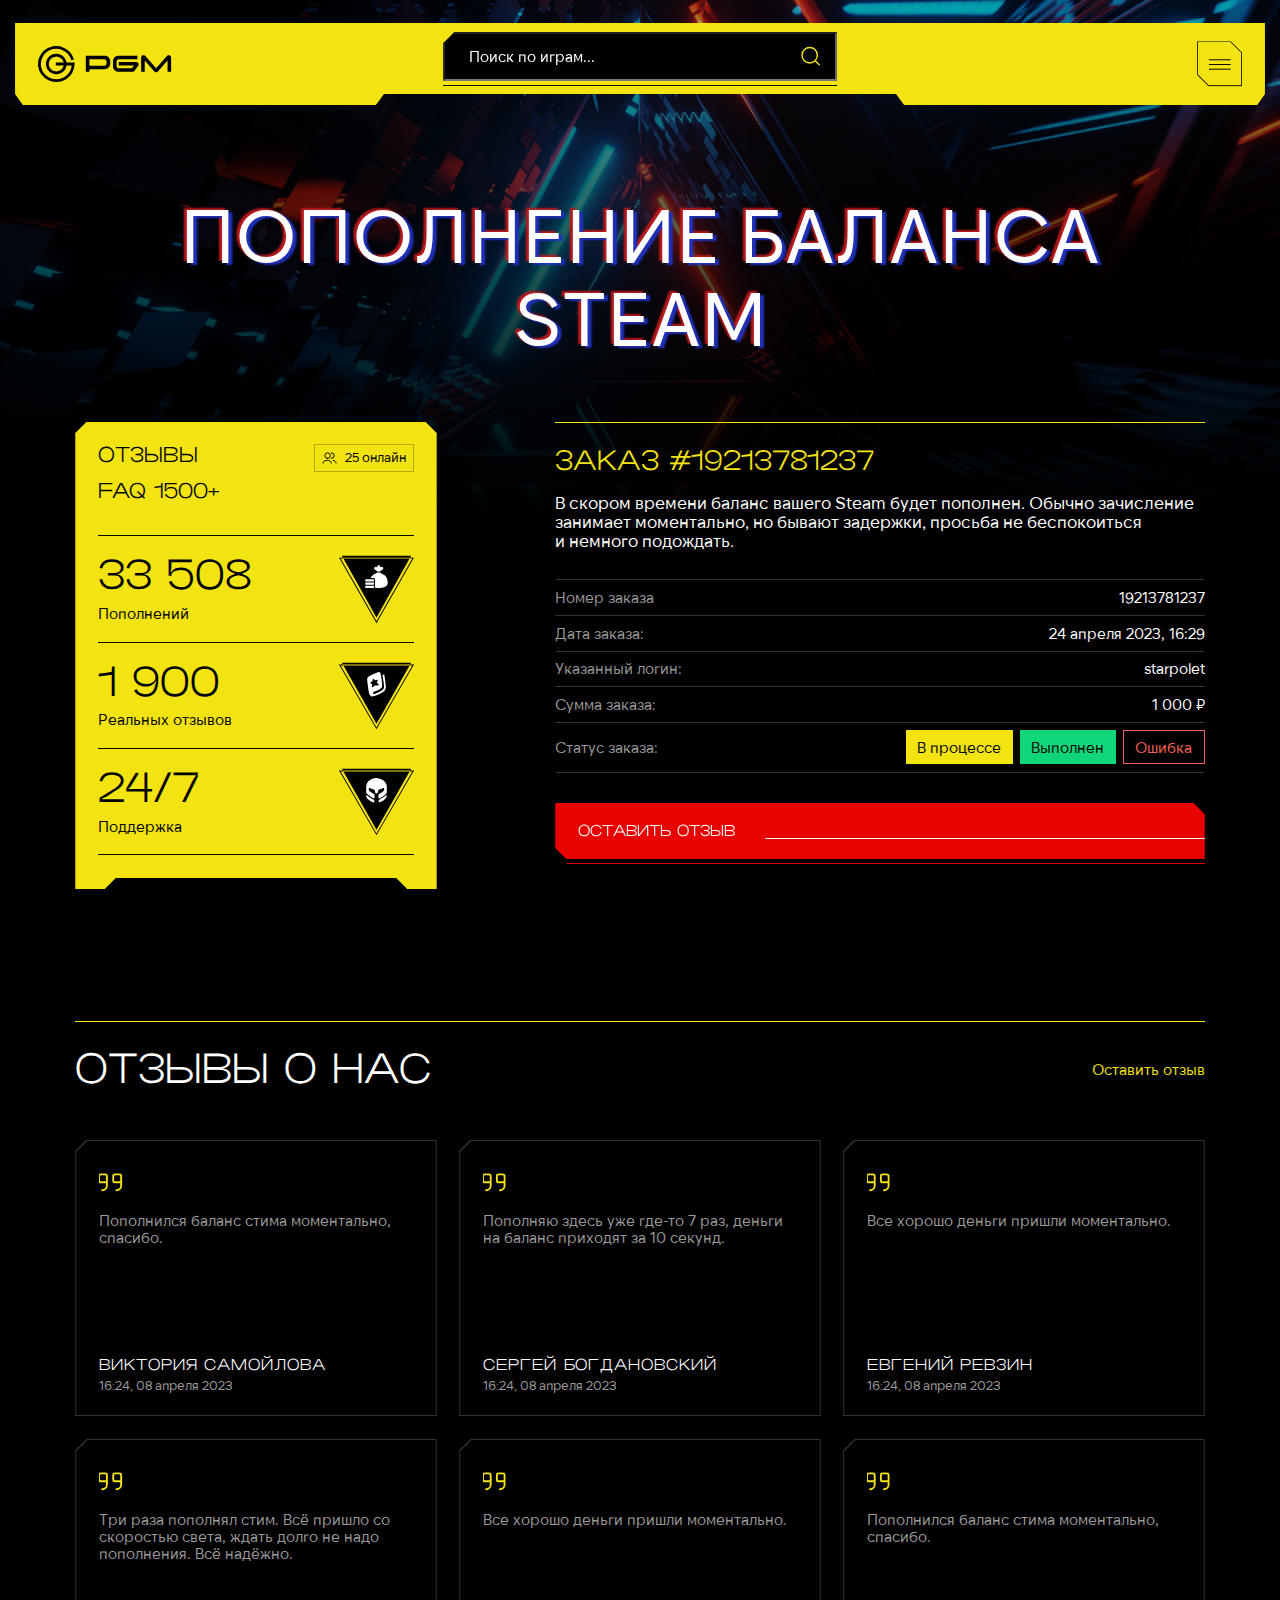
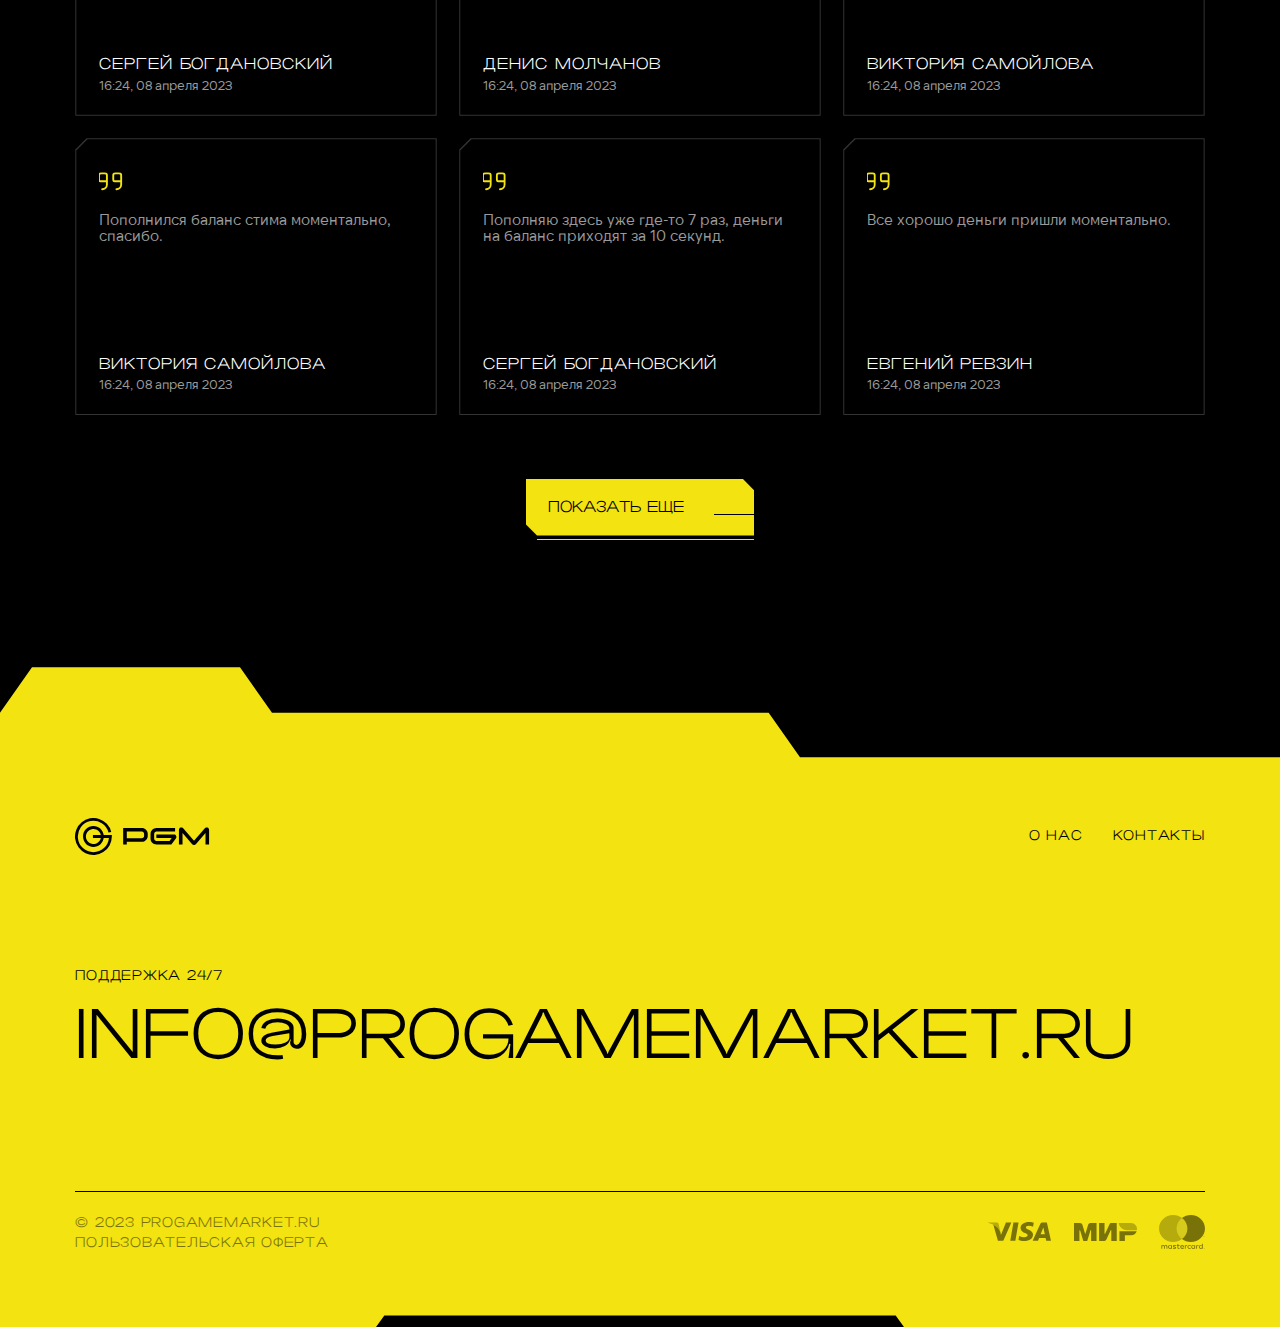
<file: steam-pay2.html>
<!DOCTYPE html>
<html lang="ru">

<head>
    <meta charset="UTF-8">
    <meta name="viewport" content="width=device-width, initial-scale=1.0">
    <meta name="description" content="">
    <meta name="keywords" content="">
    <link rel="stylesheet" href="css/libs.min.css">
    <link rel="stylesheet" href="css/style.min.css">
    <title>Пополнение баланса steam</title>
</head>

<body class="m-page">
    <div class="wrapper">
        <header class="header">
            <div class="container">
                <div class="header__inner">
                    <a href="" class="header__logo logo">
                        <img src="img/logo.svg" alt="">
                    </a>

                    <div class="header-search">
                        <fieldset class="header-search__field">
                            <input class="_search-filed" type="text" placeholder="Поиск по играм...">
                            <button class="header-search__btn">
                                <img src="img/search-icon.svg" alt="">
                            </button>
                        </fieldset>

                        <div class="search-result">
                            <div class="_view1">
                                <div class="search-result__title text32 font2">
                                    Популярное
                                </div>
                                <div class="search-result__items">
                                    <a href="" class="search-card">
                                        <div class="search-card__img" style="background-image: url(img/search-img.webp);">
                                            <svg xmlns="http://www.w3.org/2000/svg" width="160" height="200" viewBox="0 0 160 200" fill="none">
                                                <path d="M0 0V-1H-1V0H0ZM148 0L148.707 -0.707107L148.414 -1H148V0ZM0 200H-1V201H0V200ZM148 200V201H148.414L148.707 200.707L148 200ZM160 188L160.707 188.707L161 188.414V188H160ZM160 161H161V160.598L160.721 160.307L160 161ZM148 148.5H147V148.902L147.279 149.193L148 148.5ZM148 51.5L147.279 50.8075L147 51.0977V51.5H148ZM160 39L160.721 39.6925L161 39.4023V39H160ZM160 12H161V11.5858L160.707 11.2929L160 12ZM0 1H148V-1H0V1ZM1 200V0H-1V200H1ZM148 199H0V201H148V199ZM159.293 187.293L147.293 199.293L148.707 200.707L160.707 188.707L159.293 187.293ZM159 161V188H161V161H159ZM160.721 160.307L148.721 147.807L147.279 149.193L159.279 161.693L160.721 160.307ZM149 148.5L149 51.5H147L147 148.5H149ZM148.721 52.1925L160.721 39.6925L159.279 38.3075L147.279 50.8075L148.721 52.1925ZM159 12V39H161V12H159ZM147.293 0.707107L159.293 12.7071L160.707 11.2929L148.707 -0.707107L147.293 0.707107Z" fill="#F2E311" mask="url(#path-1-inside-1_1743_1147)" />
                                            </svg>
                                        </div>
                                        <div class="search-card__title">
                                            <div class="text18 font2">GHOSTRUNNER 2</div>
                                        </div>
                                        <div class="search-card__price">
                                            <div class="text18 yellow-text yellow-shadow">
                                                1 999 ₽
                                            </div>
                                        </div>
                                    </a>

                                    <a href="" class="search-card">
                                        <div class="search-card__img" style="background-image: url(img/search-img2.webp);">
                                            <svg xmlns="http://www.w3.org/2000/svg" width="160" height="200" viewBox="0 0 160 200" fill="none">
                                                <path d="M0 0V-1H-1V0H0ZM148 0L148.707 -0.707107L148.414 -1H148V0ZM0 200H-1V201H0V200ZM148 200V201H148.414L148.707 200.707L148 200ZM160 188L160.707 188.707L161 188.414V188H160ZM160 161H161V160.598L160.721 160.307L160 161ZM148 148.5H147V148.902L147.279 149.193L148 148.5ZM148 51.5L147.279 50.8075L147 51.0977V51.5H148ZM160 39L160.721 39.6925L161 39.4023V39H160ZM160 12H161V11.5858L160.707 11.2929L160 12ZM0 1H148V-1H0V1ZM1 200V0H-1V200H1ZM148 199H0V201H148V199ZM159.293 187.293L147.293 199.293L148.707 200.707L160.707 188.707L159.293 187.293ZM159 161V188H161V161H159ZM160.721 160.307L148.721 147.807L147.279 149.193L159.279 161.693L160.721 160.307ZM149 148.5L149 51.5H147L147 148.5H149ZM148.721 52.1925L160.721 39.6925L159.279 38.3075L147.279 50.8075L148.721 52.1925ZM159 12V39H161V12H159ZM147.293 0.707107L159.293 12.7071L160.707 11.2929L148.707 -0.707107L147.293 0.707107Z" fill="#F2E311" mask="url(#path-1-inside-1_1743_1147)" />
                                            </svg>
                                        </div>
                                        <div class="search-card__title">
                                            <div class="text18 font2">Bish Bash Bots</div>
                                        </div>
                                        <div class="search-card__price">
                                            <div class="text18 yellow-text yellow-shadow">
                                                1 699 ₽
                                            </div>
                                        </div>
                                    </a>

                                    <a href="" class="search-card">
                                        <div class="search-card__img" style="background-image: url(img/search-img3.webp);">
                                            <svg xmlns="http://www.w3.org/2000/svg" width="160" height="200" viewBox="0 0 160 200" fill="none">
                                                <path d="M0 0V-1H-1V0H0ZM148 0L148.707 -0.707107L148.414 -1H148V0ZM0 200H-1V201H0V200ZM148 200V201H148.414L148.707 200.707L148 200ZM160 188L160.707 188.707L161 188.414V188H160ZM160 161H161V160.598L160.721 160.307L160 161ZM148 148.5H147V148.902L147.279 149.193L148 148.5ZM148 51.5L147.279 50.8075L147 51.0977V51.5H148ZM160 39L160.721 39.6925L161 39.4023V39H160ZM160 12H161V11.5858L160.707 11.2929L160 12ZM0 1H148V-1H0V1ZM1 200V0H-1V200H1ZM148 199H0V201H148V199ZM159.293 187.293L147.293 199.293L148.707 200.707L160.707 188.707L159.293 187.293ZM159 161V188H161V161H159ZM160.721 160.307L148.721 147.807L147.279 149.193L159.279 161.693L160.721 160.307ZM149 148.5L149 51.5H147L147 148.5H149ZM148.721 52.1925L160.721 39.6925L159.279 38.3075L147.279 50.8075L148.721 52.1925ZM159 12V39H161V12H159ZM147.293 0.707107L159.293 12.7071L160.707 11.2929L148.707 -0.707107L147.293 0.707107Z" fill="#F2E311" mask="url(#path-1-inside-1_1743_1147)" />
                                            </svg>
                                        </div>
                                        <div class="search-card__title">
                                            <div class="text18 font2">HELLBOY: WEB OF WYRD</div>
                                        </div>
                                        <div class="search-card__price">
                                            <div class="text18 yellow-text yellow-shadow">
                                                1 999 ₽
                                            </div>
                                        </div>
                                    </a>

                                    <a href="" class="search-card">
                                        <div class="search-card__img" style="background-image: url(img/search-img4.webp);">
                                            <svg xmlns="http://www.w3.org/2000/svg" width="160" height="200" viewBox="0 0 160 200" fill="none">
                                                <path d="M0 0V-1H-1V0H0ZM148 0L148.707 -0.707107L148.414 -1H148V0ZM0 200H-1V201H0V200ZM148 200V201H148.414L148.707 200.707L148 200ZM160 188L160.707 188.707L161 188.414V188H160ZM160 161H161V160.598L160.721 160.307L160 161ZM148 148.5H147V148.902L147.279 149.193L148 148.5ZM148 51.5L147.279 50.8075L147 51.0977V51.5H148ZM160 39L160.721 39.6925L161 39.4023V39H160ZM160 12H161V11.5858L160.707 11.2929L160 12ZM0 1H148V-1H0V1ZM1 200V0H-1V200H1ZM148 199H0V201H148V199ZM159.293 187.293L147.293 199.293L148.707 200.707L160.707 188.707L159.293 187.293ZM159 161V188H161V161H159ZM160.721 160.307L148.721 147.807L147.279 149.193L159.279 161.693L160.721 160.307ZM149 148.5L149 51.5H147L147 148.5H149ZM148.721 52.1925L160.721 39.6925L159.279 38.3075L147.279 50.8075L148.721 52.1925ZM159 12V39H161V12H159ZM147.293 0.707107L159.293 12.7071L160.707 11.2929L148.707 -0.707107L147.293 0.707107Z" fill="#F2E311" mask="url(#path-1-inside-1_1743_1147)" />
                                            </svg>
                                        </div>
                                        <div class="search-card__title">
                                            <div class="text18 font2">Alaskan Road Truckers</div>
                                        </div>
                                        <div class="search-card__price">
                                            <div class="text18 yellow-text yellow-shadow">
                                                999 ₽
                                            </div>
                                        </div>
                                    </a>

                                    <a href="" class="search-card">
                                        <div class="search-card__img" style="background-image: url(img/search-img.webp);">
                                            <svg xmlns="http://www.w3.org/2000/svg" width="160" height="200" viewBox="0 0 160 200" fill="none">
                                                <path d="M0 0V-1H-1V0H0ZM148 0L148.707 -0.707107L148.414 -1H148V0ZM0 200H-1V201H0V200ZM148 200V201H148.414L148.707 200.707L148 200ZM160 188L160.707 188.707L161 188.414V188H160ZM160 161H161V160.598L160.721 160.307L160 161ZM148 148.5H147V148.902L147.279 149.193L148 148.5ZM148 51.5L147.279 50.8075L147 51.0977V51.5H148ZM160 39L160.721 39.6925L161 39.4023V39H160ZM160 12H161V11.5858L160.707 11.2929L160 12ZM0 1H148V-1H0V1ZM1 200V0H-1V200H1ZM148 199H0V201H148V199ZM159.293 187.293L147.293 199.293L148.707 200.707L160.707 188.707L159.293 187.293ZM159 161V188H161V161H159ZM160.721 160.307L148.721 147.807L147.279 149.193L159.279 161.693L160.721 160.307ZM149 148.5L149 51.5H147L147 148.5H149ZM148.721 52.1925L160.721 39.6925L159.279 38.3075L147.279 50.8075L148.721 52.1925ZM159 12V39H161V12H159ZM147.293 0.707107L159.293 12.7071L160.707 11.2929L148.707 -0.707107L147.293 0.707107Z" fill="#F2E311" mask="url(#path-1-inside-1_1743_1147)" />
                                            </svg>
                                        </div>
                                        <div class="search-card__title">
                                            <div class="text18 font2">GHOSTRUNNER 2</div>
                                        </div>
                                        <div class="search-card__price">
                                            <div class="text18 yellow-text yellow-shadow">
                                                1 999 ₽
                                            </div>
                                        </div>
                                    </a>

                                    <a href="" class="search-card">
                                        <div class="search-card__img" style="background-image: url(img/search-img2.webp);">
                                            <svg xmlns="http://www.w3.org/2000/svg" width="160" height="200" viewBox="0 0 160 200" fill="none">
                                                <path d="M0 0V-1H-1V0H0ZM148 0L148.707 -0.707107L148.414 -1H148V0ZM0 200H-1V201H0V200ZM148 200V201H148.414L148.707 200.707L148 200ZM160 188L160.707 188.707L161 188.414V188H160ZM160 161H161V160.598L160.721 160.307L160 161ZM148 148.5H147V148.902L147.279 149.193L148 148.5ZM148 51.5L147.279 50.8075L147 51.0977V51.5H148ZM160 39L160.721 39.6925L161 39.4023V39H160ZM160 12H161V11.5858L160.707 11.2929L160 12ZM0 1H148V-1H0V1ZM1 200V0H-1V200H1ZM148 199H0V201H148V199ZM159.293 187.293L147.293 199.293L148.707 200.707L160.707 188.707L159.293 187.293ZM159 161V188H161V161H159ZM160.721 160.307L148.721 147.807L147.279 149.193L159.279 161.693L160.721 160.307ZM149 148.5L149 51.5H147L147 148.5H149ZM148.721 52.1925L160.721 39.6925L159.279 38.3075L147.279 50.8075L148.721 52.1925ZM159 12V39H161V12H159ZM147.293 0.707107L159.293 12.7071L160.707 11.2929L148.707 -0.707107L147.293 0.707107Z" fill="#F2E311" mask="url(#path-1-inside-1_1743_1147)" />
                                            </svg>
                                        </div>
                                        <div class="search-card__title">
                                            <div class="text18 font2">Bish Bash Bots</div>
                                        </div>
                                        <div class="search-card__price">
                                            <div class="text18 yellow-text yellow-shadow">
                                                1 699 ₽
                                            </div>
                                        </div>
                                    </a>

                                    <a href="" class="search-card">
                                        <div class="search-card__img" style="background-image: url(img/search-img3.webp);">
                                            <svg xmlns="http://www.w3.org/2000/svg" width="160" height="200" viewBox="0 0 160 200" fill="none">
                                                <path d="M0 0V-1H-1V0H0ZM148 0L148.707 -0.707107L148.414 -1H148V0ZM0 200H-1V201H0V200ZM148 200V201H148.414L148.707 200.707L148 200ZM160 188L160.707 188.707L161 188.414V188H160ZM160 161H161V160.598L160.721 160.307L160 161ZM148 148.5H147V148.902L147.279 149.193L148 148.5ZM148 51.5L147.279 50.8075L147 51.0977V51.5H148ZM160 39L160.721 39.6925L161 39.4023V39H160ZM160 12H161V11.5858L160.707 11.2929L160 12ZM0 1H148V-1H0V1ZM1 200V0H-1V200H1ZM148 199H0V201H148V199ZM159.293 187.293L147.293 199.293L148.707 200.707L160.707 188.707L159.293 187.293ZM159 161V188H161V161H159ZM160.721 160.307L148.721 147.807L147.279 149.193L159.279 161.693L160.721 160.307ZM149 148.5L149 51.5H147L147 148.5H149ZM148.721 52.1925L160.721 39.6925L159.279 38.3075L147.279 50.8075L148.721 52.1925ZM159 12V39H161V12H159ZM147.293 0.707107L159.293 12.7071L160.707 11.2929L148.707 -0.707107L147.293 0.707107Z" fill="#F2E311" mask="url(#path-1-inside-1_1743_1147)" />
                                            </svg>
                                        </div>
                                        <div class="search-card__title">
                                            <div class="text18 font2">HELLBOY: WEB OF WYRD</div>
                                        </div>
                                        <div class="search-card__price">
                                            <div class="text18 yellow-text yellow-shadow">
                                                1 999 ₽
                                            </div>
                                        </div>
                                    </a>

                                    <a href="" class="search-card">
                                        <div class="search-card__img" style="background-image: url(img/search-img4.webp);">
                                            <svg xmlns="http://www.w3.org/2000/svg" width="160" height="200" viewBox="0 0 160 200" fill="none">
                                                <path d="M0 0V-1H-1V0H0ZM148 0L148.707 -0.707107L148.414 -1H148V0ZM0 200H-1V201H0V200ZM148 200V201H148.414L148.707 200.707L148 200ZM160 188L160.707 188.707L161 188.414V188H160ZM160 161H161V160.598L160.721 160.307L160 161ZM148 148.5H147V148.902L147.279 149.193L148 148.5ZM148 51.5L147.279 50.8075L147 51.0977V51.5H148ZM160 39L160.721 39.6925L161 39.4023V39H160ZM160 12H161V11.5858L160.707 11.2929L160 12ZM0 1H148V-1H0V1ZM1 200V0H-1V200H1ZM148 199H0V201H148V199ZM159.293 187.293L147.293 199.293L148.707 200.707L160.707 188.707L159.293 187.293ZM159 161V188H161V161H159ZM160.721 160.307L148.721 147.807L147.279 149.193L159.279 161.693L160.721 160.307ZM149 148.5L149 51.5H147L147 148.5H149ZM148.721 52.1925L160.721 39.6925L159.279 38.3075L147.279 50.8075L148.721 52.1925ZM159 12V39H161V12H159ZM147.293 0.707107L159.293 12.7071L160.707 11.2929L148.707 -0.707107L147.293 0.707107Z" fill="#F2E311" mask="url(#path-1-inside-1_1743_1147)" />
                                            </svg>
                                        </div>
                                        <div class="search-card__title">
                                            <div class="text18 font2">Alaskan Road Truckers</div>
                                        </div>
                                        <div class="search-card__price">
                                            <div class="text18 yellow-text yellow-shadow">
                                                999 ₽
                                            </div>
                                        </div>
                                    </a>

                                </div>
                            </div>
                            <div class="_view2">
                                <div class="search-result__title text32 font2">
                                    Найдено: 24
                                </div>
                                <div class="search-result__items">
                                    <a href="" class="search-card">
                                        <div class="search-card__img" style="background-image: url(img/search-img.webp);">
                                            <svg xmlns="http://www.w3.org/2000/svg" width="160" height="200" viewBox="0 0 160 200" fill="none">
                                                <path d="M0 0V-1H-1V0H0ZM148 0L148.707 -0.707107L148.414 -1H148V0ZM0 200H-1V201H0V200ZM148 200V201H148.414L148.707 200.707L148 200ZM160 188L160.707 188.707L161 188.414V188H160ZM160 161H161V160.598L160.721 160.307L160 161ZM148 148.5H147V148.902L147.279 149.193L148 148.5ZM148 51.5L147.279 50.8075L147 51.0977V51.5H148ZM160 39L160.721 39.6925L161 39.4023V39H160ZM160 12H161V11.5858L160.707 11.2929L160 12ZM0 1H148V-1H0V1ZM1 200V0H-1V200H1ZM148 199H0V201H148V199ZM159.293 187.293L147.293 199.293L148.707 200.707L160.707 188.707L159.293 187.293ZM159 161V188H161V161H159ZM160.721 160.307L148.721 147.807L147.279 149.193L159.279 161.693L160.721 160.307ZM149 148.5L149 51.5H147L147 148.5H149ZM148.721 52.1925L160.721 39.6925L159.279 38.3075L147.279 50.8075L148.721 52.1925ZM159 12V39H161V12H159ZM147.293 0.707107L159.293 12.7071L160.707 11.2929L148.707 -0.707107L147.293 0.707107Z" fill="#F2E311" mask="url(#path-1-inside-1_1743_1147)" />
                                            </svg>
                                        </div>
                                        <div class="search-card__title">
                                            <div class="text18 font2">GHOSTRUNNER 2</div>
                                        </div>
                                        <div class="search-card__price">
                                            <div class="text18 yellow-text yellow-shadow">
                                                1 999 ₽
                                            </div>
                                        </div>
                                    </a>

                                    <a href="" class="search-card">
                                        <div class="search-card__img" style="background-image: url(img/search-img2.webp);">
                                            <svg xmlns="http://www.w3.org/2000/svg" width="160" height="200" viewBox="0 0 160 200" fill="none">
                                                <path d="M0 0V-1H-1V0H0ZM148 0L148.707 -0.707107L148.414 -1H148V0ZM0 200H-1V201H0V200ZM148 200V201H148.414L148.707 200.707L148 200ZM160 188L160.707 188.707L161 188.414V188H160ZM160 161H161V160.598L160.721 160.307L160 161ZM148 148.5H147V148.902L147.279 149.193L148 148.5ZM148 51.5L147.279 50.8075L147 51.0977V51.5H148ZM160 39L160.721 39.6925L161 39.4023V39H160ZM160 12H161V11.5858L160.707 11.2929L160 12ZM0 1H148V-1H0V1ZM1 200V0H-1V200H1ZM148 199H0V201H148V199ZM159.293 187.293L147.293 199.293L148.707 200.707L160.707 188.707L159.293 187.293ZM159 161V188H161V161H159ZM160.721 160.307L148.721 147.807L147.279 149.193L159.279 161.693L160.721 160.307ZM149 148.5L149 51.5H147L147 148.5H149ZM148.721 52.1925L160.721 39.6925L159.279 38.3075L147.279 50.8075L148.721 52.1925ZM159 12V39H161V12H159ZM147.293 0.707107L159.293 12.7071L160.707 11.2929L148.707 -0.707107L147.293 0.707107Z" fill="#F2E311" mask="url(#path-1-inside-1_1743_1147)" />
                                            </svg>
                                        </div>
                                        <div class="search-card__title">
                                            <div class="text18 font2">Bish Bash Bots</div>
                                        </div>
                                        <div class="search-card__price">
                                            <div class="text18 yellow-text yellow-shadow">
                                                1 699 ₽
                                            </div>
                                        </div>
                                    </a>

                                    <a href="" class="search-card">
                                        <div class="search-card__img" style="background-image: url(img/search-img3.webp);">
                                            <svg xmlns="http://www.w3.org/2000/svg" width="160" height="200" viewBox="0 0 160 200" fill="none">
                                                <path d="M0 0V-1H-1V0H0ZM148 0L148.707 -0.707107L148.414 -1H148V0ZM0 200H-1V201H0V200ZM148 200V201H148.414L148.707 200.707L148 200ZM160 188L160.707 188.707L161 188.414V188H160ZM160 161H161V160.598L160.721 160.307L160 161ZM148 148.5H147V148.902L147.279 149.193L148 148.5ZM148 51.5L147.279 50.8075L147 51.0977V51.5H148ZM160 39L160.721 39.6925L161 39.4023V39H160ZM160 12H161V11.5858L160.707 11.2929L160 12ZM0 1H148V-1H0V1ZM1 200V0H-1V200H1ZM148 199H0V201H148V199ZM159.293 187.293L147.293 199.293L148.707 200.707L160.707 188.707L159.293 187.293ZM159 161V188H161V161H159ZM160.721 160.307L148.721 147.807L147.279 149.193L159.279 161.693L160.721 160.307ZM149 148.5L149 51.5H147L147 148.5H149ZM148.721 52.1925L160.721 39.6925L159.279 38.3075L147.279 50.8075L148.721 52.1925ZM159 12V39H161V12H159ZM147.293 0.707107L159.293 12.7071L160.707 11.2929L148.707 -0.707107L147.293 0.707107Z" fill="#F2E311" mask="url(#path-1-inside-1_1743_1147)" />
                                            </svg>
                                        </div>
                                        <div class="search-card__title">
                                            <div class="text18 font2">HELLBOY: WEB OF WYRD</div>
                                        </div>
                                        <div class="search-card__price">
                                            <div class="text18 yellow-text yellow-shadow">
                                                1 999 ₽
                                            </div>
                                        </div>
                                    </a>

                                    <a href="" class="search-card">
                                        <div class="search-card__img" style="background-image: url(img/search-img4.webp);">
                                            <svg xmlns="http://www.w3.org/2000/svg" width="160" height="200" viewBox="0 0 160 200" fill="none">
                                                <path d="M0 0V-1H-1V0H0ZM148 0L148.707 -0.707107L148.414 -1H148V0ZM0 200H-1V201H0V200ZM148 200V201H148.414L148.707 200.707L148 200ZM160 188L160.707 188.707L161 188.414V188H160ZM160 161H161V160.598L160.721 160.307L160 161ZM148 148.5H147V148.902L147.279 149.193L148 148.5ZM148 51.5L147.279 50.8075L147 51.0977V51.5H148ZM160 39L160.721 39.6925L161 39.4023V39H160ZM160 12H161V11.5858L160.707 11.2929L160 12ZM0 1H148V-1H0V1ZM1 200V0H-1V200H1ZM148 199H0V201H148V199ZM159.293 187.293L147.293 199.293L148.707 200.707L160.707 188.707L159.293 187.293ZM159 161V188H161V161H159ZM160.721 160.307L148.721 147.807L147.279 149.193L159.279 161.693L160.721 160.307ZM149 148.5L149 51.5H147L147 148.5H149ZM148.721 52.1925L160.721 39.6925L159.279 38.3075L147.279 50.8075L148.721 52.1925ZM159 12V39H161V12H159ZM147.293 0.707107L159.293 12.7071L160.707 11.2929L148.707 -0.707107L147.293 0.707107Z" fill="#F2E311" mask="url(#path-1-inside-1_1743_1147)" />
                                            </svg>
                                        </div>
                                        <div class="search-card__title">
                                            <div class="text18 font2">Alaskan Road Truckers</div>
                                        </div>
                                        <div class="search-card__price">
                                            <div class="text18 yellow-text yellow-shadow">
                                                999 ₽
                                            </div>
                                        </div>
                                    </a>

                                    <a href="" class="search-card">
                                        <div class="search-card__img" style="background-image: url(img/search-img.webp);">
                                            <svg xmlns="http://www.w3.org/2000/svg" width="160" height="200" viewBox="0 0 160 200" fill="none">
                                                <path d="M0 0V-1H-1V0H0ZM148 0L148.707 -0.707107L148.414 -1H148V0ZM0 200H-1V201H0V200ZM148 200V201H148.414L148.707 200.707L148 200ZM160 188L160.707 188.707L161 188.414V188H160ZM160 161H161V160.598L160.721 160.307L160 161ZM148 148.5H147V148.902L147.279 149.193L148 148.5ZM148 51.5L147.279 50.8075L147 51.0977V51.5H148ZM160 39L160.721 39.6925L161 39.4023V39H160ZM160 12H161V11.5858L160.707 11.2929L160 12ZM0 1H148V-1H0V1ZM1 200V0H-1V200H1ZM148 199H0V201H148V199ZM159.293 187.293L147.293 199.293L148.707 200.707L160.707 188.707L159.293 187.293ZM159 161V188H161V161H159ZM160.721 160.307L148.721 147.807L147.279 149.193L159.279 161.693L160.721 160.307ZM149 148.5L149 51.5H147L147 148.5H149ZM148.721 52.1925L160.721 39.6925L159.279 38.3075L147.279 50.8075L148.721 52.1925ZM159 12V39H161V12H159ZM147.293 0.707107L159.293 12.7071L160.707 11.2929L148.707 -0.707107L147.293 0.707107Z" fill="#F2E311" mask="url(#path-1-inside-1_1743_1147)" />
                                            </svg>
                                        </div>
                                        <div class="search-card__title">
                                            <div class="text18 font2">GHOSTRUNNER 2</div>
                                        </div>
                                        <div class="search-card__price">
                                            <div class="text18 yellow-text yellow-shadow">
                                                1 999 ₽
                                            </div>
                                        </div>
                                    </a>

                                    <a href="" class="search-card">
                                        <div class="search-card__img" style="background-image: url(img/search-img2.webp);">
                                            <svg xmlns="http://www.w3.org/2000/svg" width="160" height="200" viewBox="0 0 160 200" fill="none">
                                                <path d="M0 0V-1H-1V0H0ZM148 0L148.707 -0.707107L148.414 -1H148V0ZM0 200H-1V201H0V200ZM148 200V201H148.414L148.707 200.707L148 200ZM160 188L160.707 188.707L161 188.414V188H160ZM160 161H161V160.598L160.721 160.307L160 161ZM148 148.5H147V148.902L147.279 149.193L148 148.5ZM148 51.5L147.279 50.8075L147 51.0977V51.5H148ZM160 39L160.721 39.6925L161 39.4023V39H160ZM160 12H161V11.5858L160.707 11.2929L160 12ZM0 1H148V-1H0V1ZM1 200V0H-1V200H1ZM148 199H0V201H148V199ZM159.293 187.293L147.293 199.293L148.707 200.707L160.707 188.707L159.293 187.293ZM159 161V188H161V161H159ZM160.721 160.307L148.721 147.807L147.279 149.193L159.279 161.693L160.721 160.307ZM149 148.5L149 51.5H147L147 148.5H149ZM148.721 52.1925L160.721 39.6925L159.279 38.3075L147.279 50.8075L148.721 52.1925ZM159 12V39H161V12H159ZM147.293 0.707107L159.293 12.7071L160.707 11.2929L148.707 -0.707107L147.293 0.707107Z" fill="#F2E311" mask="url(#path-1-inside-1_1743_1147)" />
                                            </svg>
                                        </div>
                                        <div class="search-card__title">
                                            <div class="text18 font2">Bish Bash Bots</div>
                                        </div>
                                        <div class="search-card__price">
                                            <div class="text18 yellow-text yellow-shadow">
                                                1 699 ₽
                                            </div>
                                        </div>
                                    </a>

                                    <a href="" class="search-card">
                                        <div class="search-card__img" style="background-image: url(img/search-img3.webp);">
                                            <svg xmlns="http://www.w3.org/2000/svg" width="160" height="200" viewBox="0 0 160 200" fill="none">
                                                <path d="M0 0V-1H-1V0H0ZM148 0L148.707 -0.707107L148.414 -1H148V0ZM0 200H-1V201H0V200ZM148 200V201H148.414L148.707 200.707L148 200ZM160 188L160.707 188.707L161 188.414V188H160ZM160 161H161V160.598L160.721 160.307L160 161ZM148 148.5H147V148.902L147.279 149.193L148 148.5ZM148 51.5L147.279 50.8075L147 51.0977V51.5H148ZM160 39L160.721 39.6925L161 39.4023V39H160ZM160 12H161V11.5858L160.707 11.2929L160 12ZM0 1H148V-1H0V1ZM1 200V0H-1V200H1ZM148 199H0V201H148V199ZM159.293 187.293L147.293 199.293L148.707 200.707L160.707 188.707L159.293 187.293ZM159 161V188H161V161H159ZM160.721 160.307L148.721 147.807L147.279 149.193L159.279 161.693L160.721 160.307ZM149 148.5L149 51.5H147L147 148.5H149ZM148.721 52.1925L160.721 39.6925L159.279 38.3075L147.279 50.8075L148.721 52.1925ZM159 12V39H161V12H159ZM147.293 0.707107L159.293 12.7071L160.707 11.2929L148.707 -0.707107L147.293 0.707107Z" fill="#F2E311" mask="url(#path-1-inside-1_1743_1147)" />
                                            </svg>
                                        </div>
                                        <div class="search-card__title">
                                            <div class="text18 font2">HELLBOY: WEB OF WYRD</div>
                                        </div>
                                        <div class="search-card__price">
                                            <div class="text18 yellow-text yellow-shadow">
                                                1 999 ₽
                                            </div>
                                        </div>
                                    </a>

                                    <a href="" class="search-card">
                                        <div class="search-card__img" style="background-image: url(img/search-img4.webp);">
                                            <svg xmlns="http://www.w3.org/2000/svg" width="160" height="200" viewBox="0 0 160 200" fill="none">
                                                <path d="M0 0V-1H-1V0H0ZM148 0L148.707 -0.707107L148.414 -1H148V0ZM0 200H-1V201H0V200ZM148 200V201H148.414L148.707 200.707L148 200ZM160 188L160.707 188.707L161 188.414V188H160ZM160 161H161V160.598L160.721 160.307L160 161ZM148 148.5H147V148.902L147.279 149.193L148 148.5ZM148 51.5L147.279 50.8075L147 51.0977V51.5H148ZM160 39L160.721 39.6925L161 39.4023V39H160ZM160 12H161V11.5858L160.707 11.2929L160 12ZM0 1H148V-1H0V1ZM1 200V0H-1V200H1ZM148 199H0V201H148V199ZM159.293 187.293L147.293 199.293L148.707 200.707L160.707 188.707L159.293 187.293ZM159 161V188H161V161H159ZM160.721 160.307L148.721 147.807L147.279 149.193L159.279 161.693L160.721 160.307ZM149 148.5L149 51.5H147L147 148.5H149ZM148.721 52.1925L160.721 39.6925L159.279 38.3075L147.279 50.8075L148.721 52.1925ZM159 12V39H161V12H159ZM147.293 0.707107L159.293 12.7071L160.707 11.2929L148.707 -0.707107L147.293 0.707107Z" fill="#F2E311" mask="url(#path-1-inside-1_1743_1147)" />
                                            </svg>
                                        </div>
                                        <div class="search-card__title">
                                            <div class="text18 font2">Alaskan Road Truckers</div>
                                        </div>
                                        <div class="search-card__price">
                                            <div class="text18 yellow-text yellow-shadow">
                                                999 ₽
                                            </div>
                                        </div>
                                    </a>

                                    <a href="" class="search-card">
                                        <div class="search-card__img" style="background-image: url(img/search-img.webp);">
                                            <svg xmlns="http://www.w3.org/2000/svg" width="160" height="200" viewBox="0 0 160 200" fill="none">
                                                <path d="M0 0V-1H-1V0H0ZM148 0L148.707 -0.707107L148.414 -1H148V0ZM0 200H-1V201H0V200ZM148 200V201H148.414L148.707 200.707L148 200ZM160 188L160.707 188.707L161 188.414V188H160ZM160 161H161V160.598L160.721 160.307L160 161ZM148 148.5H147V148.902L147.279 149.193L148 148.5ZM148 51.5L147.279 50.8075L147 51.0977V51.5H148ZM160 39L160.721 39.6925L161 39.4023V39H160ZM160 12H161V11.5858L160.707 11.2929L160 12ZM0 1H148V-1H0V1ZM1 200V0H-1V200H1ZM148 199H0V201H148V199ZM159.293 187.293L147.293 199.293L148.707 200.707L160.707 188.707L159.293 187.293ZM159 161V188H161V161H159ZM160.721 160.307L148.721 147.807L147.279 149.193L159.279 161.693L160.721 160.307ZM149 148.5L149 51.5H147L147 148.5H149ZM148.721 52.1925L160.721 39.6925L159.279 38.3075L147.279 50.8075L148.721 52.1925ZM159 12V39H161V12H159ZM147.293 0.707107L159.293 12.7071L160.707 11.2929L148.707 -0.707107L147.293 0.707107Z" fill="#F2E311" mask="url(#path-1-inside-1_1743_1147)" />
                                            </svg>
                                        </div>
                                        <div class="search-card__title">
                                            <div class="text18 font2">GHOSTRUNNER 2</div>
                                        </div>
                                        <div class="search-card__price">
                                            <div class="text18 yellow-text yellow-shadow">
                                                1 999 ₽
                                            </div>
                                        </div>
                                    </a>

                                    <a href="" class="search-card">
                                        <div class="search-card__img" style="background-image: url(img/search-img2.webp);">
                                            <svg xmlns="http://www.w3.org/2000/svg" width="160" height="200" viewBox="0 0 160 200" fill="none">
                                                <path d="M0 0V-1H-1V0H0ZM148 0L148.707 -0.707107L148.414 -1H148V0ZM0 200H-1V201H0V200ZM148 200V201H148.414L148.707 200.707L148 200ZM160 188L160.707 188.707L161 188.414V188H160ZM160 161H161V160.598L160.721 160.307L160 161ZM148 148.5H147V148.902L147.279 149.193L148 148.5ZM148 51.5L147.279 50.8075L147 51.0977V51.5H148ZM160 39L160.721 39.6925L161 39.4023V39H160ZM160 12H161V11.5858L160.707 11.2929L160 12ZM0 1H148V-1H0V1ZM1 200V0H-1V200H1ZM148 199H0V201H148V199ZM159.293 187.293L147.293 199.293L148.707 200.707L160.707 188.707L159.293 187.293ZM159 161V188H161V161H159ZM160.721 160.307L148.721 147.807L147.279 149.193L159.279 161.693L160.721 160.307ZM149 148.5L149 51.5H147L147 148.5H149ZM148.721 52.1925L160.721 39.6925L159.279 38.3075L147.279 50.8075L148.721 52.1925ZM159 12V39H161V12H159ZM147.293 0.707107L159.293 12.7071L160.707 11.2929L148.707 -0.707107L147.293 0.707107Z" fill="#F2E311" mask="url(#path-1-inside-1_1743_1147)" />
                                            </svg>
                                        </div>
                                        <div class="search-card__title">
                                            <div class="text18 font2">Bish Bash Bots</div>
                                        </div>
                                        <div class="search-card__price">
                                            <div class="text18 yellow-text yellow-shadow">
                                                1 699 ₽
                                            </div>
                                        </div>
                                    </a>

                                    <a href="" class="search-card">
                                        <div class="search-card__img" style="background-image: url(img/search-img3.webp);">
                                            <svg xmlns="http://www.w3.org/2000/svg" width="160" height="200" viewBox="0 0 160 200" fill="none">
                                                <path d="M0 0V-1H-1V0H0ZM148 0L148.707 -0.707107L148.414 -1H148V0ZM0 200H-1V201H0V200ZM148 200V201H148.414L148.707 200.707L148 200ZM160 188L160.707 188.707L161 188.414V188H160ZM160 161H161V160.598L160.721 160.307L160 161ZM148 148.5H147V148.902L147.279 149.193L148 148.5ZM148 51.5L147.279 50.8075L147 51.0977V51.5H148ZM160 39L160.721 39.6925L161 39.4023V39H160ZM160 12H161V11.5858L160.707 11.2929L160 12ZM0 1H148V-1H0V1ZM1 200V0H-1V200H1ZM148 199H0V201H148V199ZM159.293 187.293L147.293 199.293L148.707 200.707L160.707 188.707L159.293 187.293ZM159 161V188H161V161H159ZM160.721 160.307L148.721 147.807L147.279 149.193L159.279 161.693L160.721 160.307ZM149 148.5L149 51.5H147L147 148.5H149ZM148.721 52.1925L160.721 39.6925L159.279 38.3075L147.279 50.8075L148.721 52.1925ZM159 12V39H161V12H159ZM147.293 0.707107L159.293 12.7071L160.707 11.2929L148.707 -0.707107L147.293 0.707107Z" fill="#F2E311" mask="url(#path-1-inside-1_1743_1147)" />
                                            </svg>
                                        </div>
                                        <div class="search-card__title">
                                            <div class="text18 font2">HELLBOY: WEB OF WYRD</div>
                                        </div>
                                        <div class="search-card__price">
                                            <div class="text18 yellow-text yellow-shadow">
                                                1 999 ₽
                                            </div>
                                        </div>
                                    </a>

                                    <div class="search-more">
                                        <a href="" class="search-more__inner font2">
                                            <div class="text32">
                                                +15
                                            </div>
                                            <div class="text18">
                                                Показать
                                                все
                                            </div>
                                        </a>
                                    </div>
                                </div>
                            </div>
                        </div>
                    </div>


                    <button class="burger">
                        <svg class="burger__border" xmlns="http://www.w3.org/2000/svg" width="48" height="48" viewBox="0 0 48 48" fill="none">
                            <mask id="path-1-inside-1_1619_130" fill="white">
                                <path fill-rule="evenodd" clip-rule="evenodd" d="M0 0H36L48 12V48H12L0 36V0Z" />
                            </mask>
                            <path d="M36 0L36.7071 -0.707107L36.4142 -1H36V0ZM0 0V-1H-1V0H0ZM48 12H49V11.5858L48.7071 11.2929L48 12ZM48 48V49H49V48H48ZM12 48L11.2929 48.7071L11.5858 49H12V48ZM0 36H-1V36.4142L-0.707107 36.7071L0 36ZM36 -1H0V1H36V-1ZM48.7071 11.2929L36.7071 -0.707107L35.2929 0.707107L47.2929 12.7071L48.7071 11.2929ZM49 48V12H47V48H49ZM12 49H48V47H12V49ZM12.7071 47.2929L0.707107 35.2929L-0.707107 36.7071L11.2929 48.7071L12.7071 47.2929ZM-1 0V36H1V0H-1Z" fill="black" mask="url(#path-1-inside-1_1619_130)" />
                        </svg>
                        <svg class="burger__icon _view1" width="24" height="24" viewBox="0 0 24 24" fill="none" xmlns="http://www.w3.org/2000/svg">
                            <rect y="7" width="24" height="1" fill="black" />
                            <rect y="12" width="24" height="1" fill="black" />
                            <rect y="17" width="24" height="1" fill="black" />
                        </svg>
                        <svg class="burger__icon _view2" width="24" height="24" viewBox="0 0 24 24" fill="none" xmlns="http://www.w3.org/2000/svg">
                            <path d="M4.89035 4L20 19.3345L19.3704 19.9734L4.26078 4.63894L4.89035 4Z" fill="white" />
                            <path d="M4 19.3611L19.1097 4.0266L19.7392 4.66554L4.62957 20L4 19.3611Z" fill="white" />
                        </svg>
                    </button>

                    <div class="menu">
                        <div class="menu__links">
                            <a href="" class="menu__link"><span class="text24">О нас</span></a>
                            <a href="" class="menu__link"><span class="text24">Контакты</span></a>
                        </div>
                        <div class="menu__support">
                            <div class="text14">Поддержка 24/7</div>
                            <a href="mailto:info@progamemarket.ru" class="menu__support-link"><span class="text24">info@progamemarket.ru</span></a>
                        </div>
                    </div>
                </div>
            </div>

        </header>
        <main class="content">

            <section class="product-page">
                <div class="product-page__bg m-backdrop">
                    <img src="img/steam-bg.jpg" alt="">
                </div>
                <div class="container">
                    <div class="page-top">
                        <div class="page-top__title">
                            <h1 class="text80 m-title">
                                Пополнение баланса steam
                            </h1>
                        </div>
                    </div>


                    <div class="steam">
                        <div class="steam__sidebar">
                            <div class="steam-sidebar">
                                <div class="steam-sidebar__top">
                                    <div class="steam-sidebar__links">
                                        <a href="" class="steam-sidebar__link">
                                            <span>Отзывы</span>
                                        </a>
                                        <a href="" class="steam-sidebar__link">
                                            <span>FAQ 1500+</span>
                                        </a>
                                    </div>
                                    <div class="steam-sidebar__users">
                                        <img src="img/users.svg" alt="">
                                        <span>25 онлайн</span>
                                    </div>
                                </div>
                                <div class="steam-sidebar__items">
                                    <div class="steam-stat">
                                        <div class="steam-stat__info">
                                            <div class="text48 font2">
                                                33 508
                                            </div>
                                            <div class="text16">
                                                Пополнений
                                            </div>
                                        </div>
                                        <div class="steam-stat__img">
                                            <img src="img/stat-icon.svg" alt="">
                                        </div>
                                    </div>
                                    <div class="steam-stat">
                                        <div class="steam-stat__info">
                                            <div class="text48 font2">
                                                1 900
                                            </div>
                                            <div class="text16">
                                                Реальных отзывов
                                            </div>
                                        </div>
                                        <div class="steam-stat__img">
                                            <img src="img/stat-icon2.svg" alt="">
                                        </div>
                                    </div>
                                    <div class="steam-stat">
                                        <div class="steam-stat__info">
                                            <div class="text48 font2">
                                                24/7
                                            </div>
                                            <div class="text16">
                                                Поддержка
                                            </div>
                                        </div>
                                        <div class="steam-stat__img">
                                            <img src="img/stat-icon3.svg" alt="">
                                        </div>
                                    </div>
                                </div>
                            </div>

                        </div>
                        <div class="steam__content">
                            <div class="steam__top">
                                <div class="steam__title text32 font2">
                                    Заказ #19213781237
                                </div>
                                <div class="text18">
                                    В скором времени баланс вашего Steam будет пополнен. Обычно зачисление занимает моментально, но бывают задержки, просьба не беспокоиться и немного подождать.
                                </div>
                            </div>
                            <div class="steam-success">
                                <div class="product-info__props">
                                    <div class="product-info__prop">
                                        <span class="text16 gray-text">Номер заказа</span>
                                        <span class="text16">19213781237</span>
                                    </div>
                                    <div class="product-info__prop">
                                        <span class="text16 gray-text">Дата заказа:</span>
                                        <span class="text16">24 апреля 2023, 16:29</span>
                                    </div>
                                    <div class="product-info__prop">
                                        <span class="text16 gray-text">Указанный логин:</span>
                                        <span class="text16">starpolet</span>
                                    </div>
                                    <div class="product-info__prop">
                                        <span class="text16 gray-text">Сумма заказа:</span>
                                        <span class="text16">1 000 ₽ </span>
                                    </div>
                                    <div class="product-info__prop">
                                        <span class="text16 gray-text">Статус заказа:</span>
                                        <div class="steam-success__badges">
                                            <div class="m-badge">
                                                <span>В процессе</span>
                                            </div>
                                            <div class="m-badge _success">
                                                <span>Выполнен</span>
                                            </div>
                                            <div class="m-badge _error">
                                                <span>Ошибка</span>
                                            </div>
                                        </div>
                                    </div>
                                </div>
                                <div class="m-btn-hexagon__wrap">
                                    <button class="m-btn m-btn-red m-btn-hexagon">
                                        <span>
                                                Оставить отзыв
                                            </span>
                                    </button>
                                </div>
                            </div>
                        </div>
                    </div>
                </div>
            </section>

            <div class="reviews">
                <div class="container">
                    <div class="reviews__top">
                        <div class="reviews__title text48 font2">
                            Отзывы о нас
                        </div>
                        <button class="reviews__btn yellow-text">
                            <span class="text16">Оставить отзыв</span>
                        </button>
                    </div>
                    <div class="reviews__items">
                        <div class="review-card">
                            <div class="review-card__inner">
                                <img src="img/quote.svg" alt="" class="review-card__quote">
                                <div class="text16 gray-text">
                                    Пополнился баланс стима моментально, спасибо.
                                </div>

                                <div class="review-card__bottom">
                                    <div class="review-card__name">
                                        Виктория Самойлова
                                    </div>
                                    <div class="text14 gray-text">
                                        16:24, 08 апреля 2023
                                    </div>
                                </div>
                            </div>
                        </div>

                        <div class="review-card">
                            <div class="review-card__inner">
                                <img src="img/quote.svg" alt="" class="review-card__quote">
                                <div class="text16 gray-text">
                                    Пополняю здесь уже где-то 7 раз, деньги на баланс приходят за 10 секунд.
                                </div>

                                <div class="review-card__bottom">
                                    <div class="review-card__name">
                                        Сергей Богдановский
                                    </div>
                                    <div class="text14 gray-text">
                                        16:24, 08 апреля 2023
                                    </div>
                                </div>
                            </div>
                        </div>

                        <div class="review-card">
                            <div class="review-card__inner">
                                <img src="img/quote.svg" alt="" class="review-card__quote">
                                <div class="text16 gray-text">
                                    Все хорошо деньги пришли моментально.
                                </div>

                                <div class="review-card__bottom">
                                    <div class="review-card__name">
                                        Евгений Ревзин
                                    </div>
                                    <div class="text14 gray-text">
                                        16:24, 08 апреля 2023
                                    </div>
                                </div>
                            </div>
                        </div>

                        <div class="review-card">
                            <div class="review-card__inner">
                                <img src="img/quote.svg" alt="" class="review-card__quote">
                                <div class="text16 gray-text">
                                    Три раза пополнял стим. Всё пришло со скоростью света, ждать долго не надо пополнения. Всё надёжно.
                                </div>

                                <div class="review-card__bottom">
                                    <div class="review-card__name">
                                        Сергей Богдановский
                                    </div>
                                    <div class="text14 gray-text">
                                        16:24, 08 апреля 2023
                                    </div>
                                </div>
                            </div>
                        </div>

                        <div class="review-card">
                            <div class="review-card__inner">
                                <img src="img/quote.svg" alt="" class="review-card__quote">
                                <div class="text16 gray-text">
                                    Все хорошо деньги пришли моментально.
                                </div>

                                <div class="review-card__bottom">
                                    <div class="review-card__name">
                                        Денис Молчанов
                                    </div>
                                    <div class="text14 gray-text">
                                        16:24, 08 апреля 2023
                                    </div>
                                </div>
                            </div>
                        </div>

                        <div class="review-card">
                            <div class="review-card__inner">
                                <img src="img/quote.svg" alt="" class="review-card__quote">
                                <div class="text16 gray-text">
                                    Пополнился баланс стима моментально, спасибо.
                                </div>

                                <div class="review-card__bottom">
                                    <div class="review-card__name">
                                        Виктория Самойлова
                                    </div>
                                    <div class="text14 gray-text">
                                        16:24, 08 апреля 2023
                                    </div>
                                </div>
                            </div>
                        </div>

                        <div class="review-card">
                            <div class="review-card__inner">
                                <img src="img/quote.svg" alt="" class="review-card__quote">
                                <div class="text16 gray-text">
                                    Пополнился баланс стима моментально, спасибо.
                                </div>

                                <div class="review-card__bottom">
                                    <div class="review-card__name">
                                        Виктория Самойлова
                                    </div>
                                    <div class="text14 gray-text">
                                        16:24, 08 апреля 2023
                                    </div>
                                </div>
                            </div>
                        </div>

                        <div class="review-card">
                            <div class="review-card__inner">
                                <img src="img/quote.svg" alt="" class="review-card__quote">
                                <div class="text16 gray-text">
                                    Пополняю здесь уже где-то 7 раз, деньги на баланс приходят за 10 секунд.
                                </div>

                                <div class="review-card__bottom">
                                    <div class="review-card__name">
                                        Сергей Богдановский
                                    </div>
                                    <div class="text14 gray-text">
                                        16:24, 08 апреля 2023
                                    </div>
                                </div>
                            </div>
                        </div>

                        <div class="review-card">
                            <div class="review-card__inner">
                                <img src="img/quote.svg" alt="" class="review-card__quote">
                                <div class="text16 gray-text">
                                    Все хорошо деньги пришли моментально.
                                </div>

                                <div class="review-card__bottom">
                                    <div class="review-card__name">
                                        Евгений Ревзин
                                    </div>
                                    <div class="text14 gray-text">
                                        16:24, 08 апреля 2023
                                    </div>
                                </div>
                            </div>
                        </div>

                    </div>

                    <div class="reviews__nav">
                        <div class="m-btn-hexagon__wrap">
                            <button class="m-btn m-btn-red m-btn-hexagon">
                                <span>
                Показать еще
            </span>
                            </button>
                        </div>
                    </div>

                </div>

            </div>

        </main>
        <footer class="footer">
            <div class="container">
                <div class="footer__top">
                    <a href="" class="footer__logo logo">
                        <img src="img/logo.svg" alt="">
                    </a>
                    <div class="footer-nav">
                        <a href="" class="footer-nav__link"><span class="text16">О нас</span></a>
                        <a href="" class="footer-nav__link"><span class="text16">Контакты</span></a>
                    </div>
                </div>
                <div class="footer-support">
                    <div class="text16">Поддержка 24/7</div>
                    <a href="mailto:info@progamemarket.ru" class="footer-support__link">
                        <span class="text80">info@progamemarket.ru</span>
                    </a>
                </div>
                <div class="footer__bottom">
                    <div class="footer-info">
                        <div class="text16">
                            © 2023 progamemarket.ru
                        </div>
                        <a href="" class="text16">
                            Пользовательская оферта
                        </a>
                    </div>

                    <div class="footer-pay">
                        <div class="footer-pay__item">
                            <img src="img/pay.svg" alt="">
                        </div>
                        <div class="footer-pay__item">
                            <img src="img/pay2.svg" alt="">
                        </div>
                        <div class="footer-pay__item">
                            <img src="img/pay3.svg" alt="">
                        </div>
                    </div>
                </div>
            </div>

        </footer>
    </div>

    <script src="js/libs.min.js"></script>
    <script src="js/main.min.js"></script>

</body>

</html>
</file>
<file: css/libs.min.css>
@font-face{font-family:'swiper-icons';src:url("data:application/font-woff;charset=utf-8;base64, [base64]//wADZ2x5ZgAAAywAAADMAAAD2MHtryVoZWFkAAABbAAAADAAAAA2E2+eoWhoZWEAAAGcAAAAHwAAACQC9gDzaG10eAAAAigAAAAZAAAArgJkABFsb2NhAAAC0AAAAFoAAABaFQAUGG1heHAAAAG8AAAAHwAAACAAcABAbmFtZQAAA/gAAAE5AAACXvFdBwlwb3N0AAAFNAAAAGIAAACE5s74hXjaY2BkYGAAYpf5Hu/j+W2+MnAzMYDAzaX6QjD6/4//Bxj5GA8AuRwMYGkAPywL13jaY2BkYGA88P8Agx4j+/8fQDYfA1AEBWgDAIB2BOoAeNpjYGRgYNBh4GdgYgABEMnIABJzYNADCQAACWgAsQB42mNgYfzCOIGBlYGB0YcxjYGBwR1Kf2WQZGhhYGBiYGVmgAFGBiQQkOaawtDAoMBQxXjg/wEGPcYDDA4wNUA2CCgwsAAAO4EL6gAAeNpj2M0gyAACqxgGNWBkZ2D4/wMA+xkDdgAAAHjaY2BgYGaAYBkGRgYQiAHyGMF8FgYHIM3DwMHABGQrMOgyWDLEM1T9/w8UBfEMgLzE////P/5//f/V/xv+r4eaAAeMbAxwIUYmIMHEgKYAYjUcsDAwsLKxc3BycfPw8jEQA/[base64]/uznmfPFBNODM2K7MTQ45YEAZqGP81AmGGcF3iPqOop0r1SPTaTbVkfUe4HXj97wYE+yNwWYxwWu4v1ugWHgo3S1XdZEVqWM7ET0cfnLGxWfkgR42o2PvWrDMBSFj/IHLaF0zKjRgdiVMwScNRAoWUoH78Y2icB/yIY09An6AH2Bdu/UB+yxopYshQiEvnvu0dURgDt8QeC8PDw7Fpji3fEA4z/PEJ6YOB5hKh4dj3EvXhxPqH/SKUY3rJ7srZ4FZnh1PMAtPhwP6fl2PMJMPDgeQ4rY8YT6Gzao0eAEA409DuggmTnFnOcSCiEiLMgxCiTI6Cq5DZUd3Qmp10vO0LaLTd2cjN4fOumlc7lUYbSQcZFkutRG7g6JKZKy0RmdLY680CDnEJ+UMkpFFe1RN7nxdVpXrC4aTtnaurOnYercZg2YVmLN/d/gczfEimrE/fs/bOuq29Zmn8tloORaXgZgGa78yO9/cnXm2BpaGvq25Dv9S4E9+5SIc9PqupJKhYFSSl47+Qcr1mYNAAAAeNptw0cKwkAAAMDZJA8Q7OUJvkLsPfZ6zFVERPy8qHh2YER+3i/BP83vIBLLySsoKimrqKqpa2hp6+jq6RsYGhmbmJqZSy0sraxtbO3sHRydnEMU4uR6yx7JJXveP7WrDycAAAAAAAH//wACeNpjYGRgYOABYhkgZgJCZgZNBkYGLQZtIJsFLMYAAAw3ALgAeNolizEKgDAQBCchRbC2sFER0YD6qVQiBCv/H9ezGI6Z5XBAw8CBK/m5iQQVauVbXLnOrMZv2oLdKFa8Pjuru2hJzGabmOSLzNMzvutpB3N42mNgZGBg4GKQYzBhYMxJLMlj4GBgAYow/P/PAJJhLM6sSoWKfWCAAwDAjgbRAAB42mNgYGBkAIIbCZo5IPrmUn0hGA0AO8EFTQAA");font-weight:400;font-style:normal}:root{--swiper-theme-color: #007aff}.swiper{margin-left:auto;margin-right:auto;position:relative;overflow:hidden;list-style:none;padding:0;z-index:1}.swiper-vertical>.swiper-wrapper{flex-direction:column}.swiper-wrapper{position:relative;width:100%;height:100%;z-index:1;display:flex;transition-property:transform;box-sizing:content-box}.swiper-android .swiper-slide,.swiper-wrapper{transform:translate3d(0px, 0, 0)}.swiper-pointer-events{touch-action:pan-y}.swiper-pointer-events.swiper-vertical{touch-action:pan-x}.swiper-slide{flex-shrink:0;width:100%;height:100%;position:relative;transition-property:transform}.swiper-slide-invisible-blank{visibility:hidden}.swiper-autoheight,.swiper-autoheight .swiper-slide{height:auto}.swiper-autoheight .swiper-wrapper{align-items:flex-start;transition-property:transform, height}.swiper-backface-hidden .swiper-slide{transform:translateZ(0);-webkit-backface-visibility:hidden;backface-visibility:hidden}.swiper-3d,.swiper-3d.swiper-css-mode .swiper-wrapper{perspective:1200px}.swiper-3d .swiper-wrapper,.swiper-3d .swiper-slide,.swiper-3d .swiper-slide-shadow,.swiper-3d .swiper-slide-shadow-left,.swiper-3d .swiper-slide-shadow-right,.swiper-3d .swiper-slide-shadow-top,.swiper-3d .swiper-slide-shadow-bottom,.swiper-3d .swiper-cube-shadow{transform-style:preserve-3d}.swiper-3d .swiper-slide-shadow,.swiper-3d .swiper-slide-shadow-left,.swiper-3d .swiper-slide-shadow-right,.swiper-3d .swiper-slide-shadow-top,.swiper-3d .swiper-slide-shadow-bottom{position:absolute;left:0;top:0;width:100%;height:100%;pointer-events:none;z-index:10}.swiper-3d .swiper-slide-shadow{background:rgba(0,0,0,0.15)}.swiper-3d .swiper-slide-shadow-left{background-image:linear-gradient(to left, rgba(0,0,0,0.5), rgba(0,0,0,0))}.swiper-3d .swiper-slide-shadow-right{background-image:linear-gradient(to right, rgba(0,0,0,0.5), rgba(0,0,0,0))}.swiper-3d .swiper-slide-shadow-top{background-image:linear-gradient(to top, rgba(0,0,0,0.5), rgba(0,0,0,0))}.swiper-3d .swiper-slide-shadow-bottom{background-image:linear-gradient(to bottom, rgba(0,0,0,0.5), rgba(0,0,0,0))}.swiper-css-mode>.swiper-wrapper{overflow:auto;scrollbar-width:none;-ms-overflow-style:none}.swiper-css-mode>.swiper-wrapper::-webkit-scrollbar{display:none}.swiper-css-mode>.swiper-wrapper>.swiper-slide{scroll-snap-align:start start}.swiper-horizontal.swiper-css-mode>.swiper-wrapper{scroll-snap-type:x mandatory}.swiper-vertical.swiper-css-mode>.swiper-wrapper{scroll-snap-type:y mandatory}.swiper-centered>.swiper-wrapper::before{content:'';flex-shrink:0;order:9999}.swiper-centered.swiper-horizontal>.swiper-wrapper>.swiper-slide:first-child{margin-inline-start:var(--swiper-centered-offset-before)}.swiper-centered.swiper-horizontal>.swiper-wrapper::before{height:100%;min-height:1px;width:var(--swiper-centered-offset-after)}.swiper-centered.swiper-vertical>.swiper-wrapper>.swiper-slide:first-child{margin-block-start:var(--swiper-centered-offset-before)}.swiper-centered.swiper-vertical>.swiper-wrapper::before{width:100%;min-width:1px;height:var(--swiper-centered-offset-after)}.swiper-centered>.swiper-wrapper>.swiper-slide{scroll-snap-align:center center}.swiper-virtual .swiper-slide{-webkit-backface-visibility:hidden;transform:translateZ(0)}.swiper-virtual.swiper-css-mode .swiper-wrapper::after{content:'';position:absolute;left:0;top:0;pointer-events:none}.swiper-virtual.swiper-css-mode.swiper-horizontal .swiper-wrapper::after{height:1px;width:var(--swiper-virtual-size)}.swiper-virtual.swiper-css-mode.swiper-vertical .swiper-wrapper::after{width:1px;height:var(--swiper-virtual-size)}:root{--swiper-navigation-size: 44px}.swiper-button-prev,.swiper-button-next{position:absolute;top:50%;width:calc(var(--swiper-navigation-size) / 44 * 27);height:var(--swiper-navigation-size);margin-top:calc(0px - (var(--swiper-navigation-size) / 2));z-index:10;cursor:pointer;display:flex;align-items:center;justify-content:center;color:var(--swiper-navigation-color, var(--swiper-theme-color))}.swiper-button-prev.swiper-button-disabled,.swiper-button-next.swiper-button-disabled{opacity:0.35;cursor:auto;pointer-events:none}.swiper-button-prev:after,.swiper-button-next:after{font-family:swiper-icons;font-size:var(--swiper-navigation-size);text-transform:none !important;letter-spacing:0;text-transform:none;font-variant:initial;line-height:1}.swiper-button-prev,.swiper-rtl .swiper-button-next{left:10px;right:auto}.swiper-button-prev:after,.swiper-rtl .swiper-button-next:after{content:'prev'}.swiper-button-next,.swiper-rtl .swiper-button-prev{right:10px;left:auto}.swiper-button-next:after,.swiper-rtl .swiper-button-prev:after{content:'next'}.swiper-button-lock{display:none}.swiper-pagination{position:absolute;text-align:center;transition:300ms opacity;transform:translate3d(0, 0, 0);z-index:10}.swiper-pagination.swiper-pagination-hidden{opacity:0}.swiper-pagination-fraction,.swiper-pagination-custom,.swiper-horizontal>.swiper-pagination-bullets,.swiper-pagination-bullets.swiper-pagination-horizontal{bottom:10px;left:0;width:100%}.swiper-pagination-bullets-dynamic{overflow:hidden;font-size:0}.swiper-pagination-bullets-dynamic .swiper-pagination-bullet{transform:scale(0.33);position:relative}.swiper-pagination-bullets-dynamic .swiper-pagination-bullet-active{transform:scale(1)}.swiper-pagination-bullets-dynamic .swiper-pagination-bullet-active-main{transform:scale(1)}.swiper-pagination-bullets-dynamic .swiper-pagination-bullet-active-prev{transform:scale(0.66)}.swiper-pagination-bullets-dynamic .swiper-pagination-bullet-active-prev-prev{transform:scale(0.33)}.swiper-pagination-bullets-dynamic .swiper-pagination-bullet-active-next{transform:scale(0.66)}.swiper-pagination-bullets-dynamic .swiper-pagination-bullet-active-next-next{transform:scale(0.33)}.swiper-pagination-bullet{width:var(--swiper-pagination-bullet-width, var(--swiper-pagination-bullet-size, 8px));height:var(--swiper-pagination-bullet-height, var(--swiper-pagination-bullet-size, 8px));display:inline-block;border-radius:50%;background:var(--swiper-pagination-bullet-inactive-color, #000);opacity:var(--swiper-pagination-bullet-inactive-opacity, 0.2)}button.swiper-pagination-bullet{border:none;margin:0;padding:0;box-shadow:none;-webkit-appearance:none;appearance:none}.swiper-pagination-clickable .swiper-pagination-bullet{cursor:pointer}.swiper-pagination-bullet:only-child{display:none !important}.swiper-pagination-bullet-active{opacity:var(--swiper-pagination-bullet-opacity, 1);background:var(--swiper-pagination-color, var(--swiper-theme-color))}.swiper-vertical>.swiper-pagination-bullets,.swiper-pagination-vertical.swiper-pagination-bullets{right:10px;top:50%;transform:translate3d(0px, -50%, 0)}.swiper-vertical>.swiper-pagination-bullets .swiper-pagination-bullet,.swiper-pagination-vertical.swiper-pagination-bullets .swiper-pagination-bullet{margin:var(--swiper-pagination-bullet-vertical-gap, 6px) 0;display:block}.swiper-vertical>.swiper-pagination-bullets.swiper-pagination-bullets-dynamic,.swiper-pagination-vertical.swiper-pagination-bullets.swiper-pagination-bullets-dynamic{top:50%;transform:translateY(-50%);width:8px}.swiper-vertical>.swiper-pagination-bullets.swiper-pagination-bullets-dynamic .swiper-pagination-bullet,.swiper-pagination-vertical.swiper-pagination-bullets.swiper-pagination-bullets-dynamic .swiper-pagination-bullet{display:inline-block;transition:200ms transform, 200ms top}.swiper-horizontal>.swiper-pagination-bullets .swiper-pagination-bullet,.swiper-pagination-horizontal.swiper-pagination-bullets .swiper-pagination-bullet{margin:0 var(--swiper-pagination-bullet-horizontal-gap, 4px)}.swiper-horizontal>.swiper-pagination-bullets.swiper-pagination-bullets-dynamic,.swiper-pagination-horizontal.swiper-pagination-bullets.swiper-pagination-bullets-dynamic{left:50%;transform:translateX(-50%);white-space:nowrap}.swiper-horizontal>.swiper-pagination-bullets.swiper-pagination-bullets-dynamic .swiper-pagination-bullet,.swiper-pagination-horizontal.swiper-pagination-bullets.swiper-pagination-bullets-dynamic .swiper-pagination-bullet{transition:200ms transform, 200ms left}.swiper-horizontal.swiper-rtl>.swiper-pagination-bullets-dynamic .swiper-pagination-bullet{transition:200ms transform, 200ms right}.swiper-pagination-progressbar{background:rgba(0,0,0,0.25);position:absolute}.swiper-pagination-progressbar .swiper-pagination-progressbar-fill{background:var(--swiper-pagination-color, var(--swiper-theme-color));position:absolute;left:0;top:0;width:100%;height:100%;transform:scale(0);transform-origin:left top}.swiper-rtl .swiper-pagination-progressbar .swiper-pagination-progressbar-fill{transform-origin:right top}.swiper-horizontal>.swiper-pagination-progressbar,.swiper-pagination-progressbar.swiper-pagination-horizontal,.swiper-vertical>.swiper-pagination-progressbar.swiper-pagination-progressbar-opposite,.swiper-pagination-progressbar.swiper-pagination-vertical.swiper-pagination-progressbar-opposite{width:100%;height:4px;left:0;top:0}.swiper-vertical>.swiper-pagination-progressbar,.swiper-pagination-progressbar.swiper-pagination-vertical,.swiper-horizontal>.swiper-pagination-progressbar.swiper-pagination-progressbar-opposite,.swiper-pagination-progressbar.swiper-pagination-horizontal.swiper-pagination-progressbar-opposite{width:4px;height:100%;left:0;top:0}.swiper-pagination-lock{display:none}.swiper-scrollbar{border-radius:10px;position:relative;-ms-touch-action:none;background:rgba(0,0,0,0.1)}.swiper-horizontal>.swiper-scrollbar{position:absolute;left:1%;bottom:3px;z-index:50;height:5px;width:98%}.swiper-vertical>.swiper-scrollbar{position:absolute;right:3px;top:1%;z-index:50;width:5px;height:98%}.swiper-scrollbar-drag{height:100%;width:100%;position:relative;background:rgba(0,0,0,0.5);border-radius:10px;left:0;top:0}.swiper-scrollbar-cursor-drag{cursor:move}.swiper-scrollbar-lock{display:none}.swiper-zoom-container{width:100%;height:100%;display:flex;justify-content:center;align-items:center;text-align:center}.swiper-zoom-container>img,.swiper-zoom-container>svg,.swiper-zoom-container>canvas{max-width:100%;max-height:100%;object-fit:contain}.swiper-slide-zoomed{cursor:move}.swiper-lazy-preloader{width:42px;height:42px;position:absolute;left:50%;top:50%;margin-left:-21px;margin-top:-21px;z-index:10;transform-origin:50%;box-sizing:border-box;border:4px solid var(--swiper-preloader-color, var(--swiper-theme-color));border-radius:50%;border-top-color:transparent}.swiper-slide-visible .swiper-lazy-preloader{animation:swiper-preloader-spin 1s infinite linear}.swiper-lazy-preloader-white{--swiper-preloader-color: #fff}.swiper-lazy-preloader-black{--swiper-preloader-color: #000}@keyframes swiper-preloader-spin{0%{transform:rotate(0deg)}100%{transform:rotate(360deg)}}.swiper .swiper-notification{position:absolute;left:0;top:0;pointer-events:none;opacity:0;z-index:-1000}.swiper-free-mode>.swiper-wrapper{transition-timing-function:ease-out;margin:0 auto}.swiper-grid>.swiper-wrapper{flex-wrap:wrap}.swiper-grid-column>.swiper-wrapper{flex-wrap:wrap;flex-direction:column}.swiper-fade.swiper-free-mode .swiper-slide{transition-timing-function:ease-out}.swiper-fade .swiper-slide{pointer-events:none;transition-property:opacity}.swiper-fade .swiper-slide .swiper-slide{pointer-events:none}.swiper-fade .swiper-slide-active,.swiper-fade .swiper-slide-active .swiper-slide-active{pointer-events:auto}.swiper-cube{overflow:visible}.swiper-cube .swiper-slide{pointer-events:none;-webkit-backface-visibility:hidden;backface-visibility:hidden;z-index:1;visibility:hidden;transform-origin:0 0;width:100%;height:100%}.swiper-cube .swiper-slide .swiper-slide{pointer-events:none}.swiper-cube.swiper-rtl .swiper-slide{transform-origin:100% 0}.swiper-cube .swiper-slide-active,.swiper-cube .swiper-slide-active .swiper-slide-active{pointer-events:auto}.swiper-cube .swiper-slide-active,.swiper-cube .swiper-slide-next,.swiper-cube .swiper-slide-prev,.swiper-cube .swiper-slide-next+.swiper-slide{pointer-events:auto;visibility:visible}.swiper-cube .swiper-slide-shadow-top,.swiper-cube .swiper-slide-shadow-bottom,.swiper-cube .swiper-slide-shadow-left,.swiper-cube .swiper-slide-shadow-right{z-index:0;-webkit-backface-visibility:hidden;backface-visibility:hidden}.swiper-cube .swiper-cube-shadow{position:absolute;left:0;bottom:0px;width:100%;height:100%;opacity:0.6;z-index:0}.swiper-cube .swiper-cube-shadow:before{content:'';background:#000;position:absolute;left:0;top:0;bottom:0;right:0;filter:blur(50px)}.swiper-flip{overflow:visible}.swiper-flip .swiper-slide{pointer-events:none;-webkit-backface-visibility:hidden;backface-visibility:hidden;z-index:1}.swiper-flip .swiper-slide .swiper-slide{pointer-events:none}.swiper-flip .swiper-slide-active,.swiper-flip .swiper-slide-active .swiper-slide-active{pointer-events:auto}.swiper-flip .swiper-slide-shadow-top,.swiper-flip .swiper-slide-shadow-bottom,.swiper-flip .swiper-slide-shadow-left,.swiper-flip .swiper-slide-shadow-right{z-index:0;-webkit-backface-visibility:hidden;backface-visibility:hidden}.swiper-creative .swiper-slide{-webkit-backface-visibility:hidden;backface-visibility:hidden;overflow:hidden;transition-property:transform, opacity, height}.swiper-cards{overflow:visible}.swiper-cards .swiper-slide{transform-origin:center bottom;-webkit-backface-visibility:hidden;backface-visibility:hidden;overflow:hidden}

.carousel{position:relative;box-sizing:border-box}.carousel *,.carousel *:before,.carousel *:after{box-sizing:inherit}.carousel.is-draggable{cursor:move;cursor:grab}.carousel.is-dragging{cursor:move;cursor:grabbing}.carousel__viewport{position:relative;overflow:hidden;max-width:100%;max-height:100%}.carousel__track{display:flex}.carousel__slide{flex:0 0 auto;width:var(--carousel-slide-width, 60%);max-width:100%;padding:1rem;position:relative;overflow-x:hidden;overflow-y:auto;overscroll-behavior:contain}.has-dots{margin-bottom:calc(0.5rem + 22px)}.carousel__dots{margin:0 auto;padding:0;position:absolute;top:calc(100% + 0.5rem);left:0;right:0;display:flex;justify-content:center;list-style:none;user-select:none}.carousel__dots .carousel__dot{margin:0;padding:0;display:block;position:relative;width:22px;height:22px;cursor:pointer}.carousel__dots .carousel__dot:after{content:"";width:8px;height:8px;border-radius:50%;position:absolute;top:50%;left:50%;transform:translate(-50%, -50%);background-color:currentColor;opacity:.25;transition:opacity .15s ease-in-out}.carousel__dots .carousel__dot.is-selected:after{opacity:1}.carousel__button{width:var(--carousel-button-width, 48px);height:var(--carousel-button-height, 48px);padding:0;border:0;display:flex;justify-content:center;align-items:center;pointer-events:all;cursor:pointer;color:var(--carousel-button-color, currentColor);background:var(--carousel-button-bg, transparent);border-radius:var(--carousel-button-border-radius, 50%);box-shadow:var(--carousel-button-shadow, none);transition:opacity .15s ease}.carousel__button.is-prev,.carousel__button.is-next{position:absolute;top:50%;transform:translateY(-50%)}.carousel__button.is-prev{left:10px}.carousel__button.is-next{right:10px}.carousel__button[disabled]{cursor:default;opacity:.3}.carousel__button svg{width:var(--carousel-button-svg-width, 50%);height:var(--carousel-button-svg-height, 50%);fill:none;stroke:currentColor;stroke-width:var(--carousel-button-svg-stroke-width, 1.5);stroke-linejoin:bevel;stroke-linecap:round;filter:var(--carousel-button-svg-filter, none);pointer-events:none}html.with-fancybox{scroll-behavior:auto}body.compensate-for-scrollbar{overflow:hidden !important;touch-action:none}.fancybox__container{position:fixed;top:0;left:0;bottom:0;right:0;direction:ltr;margin:0;padding:env(safe-area-inset-top, 0px) env(safe-area-inset-right, 0px) env(safe-area-inset-bottom, 0px) env(safe-area-inset-left, 0px);box-sizing:border-box;display:flex;flex-direction:column;color:var(--fancybox-color, #fff);-webkit-tap-highlight-color:rgba(0,0,0,0);overflow:hidden;z-index:1050;outline:none;transform-origin:top left;--carousel-button-width: 48px;--carousel-button-height: 48px;--carousel-button-svg-width: 24px;--carousel-button-svg-height: 24px;--carousel-button-svg-stroke-width: 2.5;--carousel-button-svg-filter: drop-shadow(1px 1px 1px rgba(0, 0, 0, 0.4))}.fancybox__container *,.fancybox__container *::before,.fancybox__container *::after{box-sizing:inherit}.fancybox__container :focus{outline:none}body:not(.is-using-mouse) .fancybox__container :focus{box-shadow:0 0 0 1px #fff,0 0 0 2px var(--fancybox-accent-color, rgba(1,210,232,0.94))}@media all and (min-width: 1024px){.fancybox__container{--carousel-button-width:48px;--carousel-button-height:48px;--carousel-button-svg-width:27px;--carousel-button-svg-height:27px}}.fancybox__backdrop{position:absolute;top:0;right:0;bottom:0;left:0;z-index:-1;background:var(--fancybox-bg, rgba(24,24,27,0.92))}.fancybox__carousel{position:relative;flex:1 1 auto;min-height:0;height:100%;z-index:10}.fancybox__carousel.has-dots{margin-bottom:calc(0.5rem + 22px)}.fancybox__viewport{position:relative;width:100%;height:100%;overflow:visible;cursor:default}.fancybox__track{display:flex;height:100%}.fancybox__slide{flex:0 0 auto;width:100%;max-width:100%;margin:0;padding:48px 8px 8px 8px;position:relative;overscroll-behavior:contain;display:flex;flex-direction:column;outline:0;overflow:auto;--carousel-button-width: 36px;--carousel-button-height: 36px;--carousel-button-svg-width: 22px;--carousel-button-svg-height: 22px}.fancybox__slide::before,.fancybox__slide::after{content:"";flex:0 0 0;margin:auto}@media all and (min-width: 1024px){.fancybox__slide{padding:64px 100px}}.fancybox__content{margin:0 env(safe-area-inset-right, 0px) 0 env(safe-area-inset-left, 0px);padding:36px;color:var(--fancybox-content-color, #374151);background:var(--fancybox-content-bg, #fff);position:relative;align-self:center;display:flex;flex-direction:column;z-index:20}.fancybox__content :focus:not(.carousel__button.is-close){outline:thin dotted;box-shadow:none}.fancybox__caption{align-self:center;max-width:100%;margin:0;padding:1rem 0 0 0;line-height:1.375;color:var(--fancybox-color, currentColor);visibility:visible;cursor:auto;flex-shrink:0;overflow-wrap:anywhere}.is-loading .fancybox__caption{visibility:hidden}.fancybox__container>.carousel__dots{top:100%;color:var(--fancybox-color, #fff)}.fancybox__nav .carousel__button{z-index:40}.fancybox__nav .carousel__button.is-next{right:8px}@media all and (min-width: 1024px){.fancybox__nav .carousel__button.is-next{right:40px}}.fancybox__nav .carousel__button.is-prev{left:8px}@media all and (min-width: 1024px){.fancybox__nav .carousel__button.is-prev{left:40px}}.carousel__button.is-close{position:absolute;top:8px;right:8px;top:calc(env(safe-area-inset-top, 0px) + 8px);right:calc(env(safe-area-inset-right, 0px) + 8px);z-index:40}@media all and (min-width: 1024px){.carousel__button.is-close{right:40px}}.fancybox__content>.carousel__button.is-close{position:absolute;top:-40px;right:0;color:var(--fancybox-color, #fff)}.fancybox__no-click,.fancybox__no-click button{pointer-events:none}.fancybox__spinner{position:absolute;top:50%;left:50%;transform:translate(-50%, -50%);width:50px;height:50px;color:var(--fancybox-color, currentColor)}.fancybox__slide .fancybox__spinner{cursor:pointer;z-index:1053}.fancybox__spinner svg{animation:fancybox-rotate 2s linear infinite;transform-origin:center center;position:absolute;top:0;right:0;bottom:0;left:0;margin:auto;width:100%;height:100%}.fancybox__spinner svg circle{fill:none;stroke-width:2.75;stroke-miterlimit:10;stroke-dasharray:1,200;stroke-dashoffset:0;animation:fancybox-dash 1.5s ease-in-out infinite;stroke-linecap:round;stroke:currentColor}@keyframes fancybox-rotate{100%{transform:rotate(360deg)}}@keyframes fancybox-dash{0%{stroke-dasharray:1,200;stroke-dashoffset:0}50%{stroke-dasharray:89,200;stroke-dashoffset:-35px}100%{stroke-dasharray:89,200;stroke-dashoffset:-124px}}.fancybox__backdrop,.fancybox__caption,.fancybox__nav,.carousel__dots,.carousel__button.is-close{opacity:var(--fancybox-opacity, 1)}.fancybox__container.is-animated[aria-hidden=false] .fancybox__backdrop,.fancybox__container.is-animated[aria-hidden=false] .fancybox__caption,.fancybox__container.is-animated[aria-hidden=false] .fancybox__nav,.fancybox__container.is-animated[aria-hidden=false] .carousel__dots,.fancybox__container.is-animated[aria-hidden=false] .carousel__button.is-close{animation:.15s ease backwards fancybox-fadeIn}.fancybox__container.is-animated.is-closing .fancybox__backdrop,.fancybox__container.is-animated.is-closing .fancybox__caption,.fancybox__container.is-animated.is-closing .fancybox__nav,.fancybox__container.is-animated.is-closing .carousel__dots,.fancybox__container.is-animated.is-closing .carousel__button.is-close{animation:.15s ease both fancybox-fadeOut}.fancybox-fadeIn{animation:.15s ease both fancybox-fadeIn}.fancybox-fadeOut{animation:.1s ease both fancybox-fadeOut}.fancybox-zoomInUp{animation:.2s ease both fancybox-zoomInUp}.fancybox-zoomOutDown{animation:.15s ease both fancybox-zoomOutDown}.fancybox-throwOutUp{animation:.15s ease both fancybox-throwOutUp}.fancybox-throwOutDown{animation:.15s ease both fancybox-throwOutDown}@keyframes fancybox-fadeIn{from{opacity:0}to{opacity:1}}@keyframes fancybox-fadeOut{to{opacity:0}}@keyframes fancybox-zoomInUp{from{transform:scale(0.97) translate3d(0, 16px, 0);opacity:0}to{transform:scale(1) translate3d(0, 0, 0);opacity:1}}@keyframes fancybox-zoomOutDown{to{transform:scale(0.97) translate3d(0, 16px, 0);opacity:0}}@keyframes fancybox-throwOutUp{to{transform:translate3d(0, -30%, 0);opacity:0}}@keyframes fancybox-throwOutDown{to{transform:translate3d(0, 30%, 0);opacity:0}}.fancybox__carousel .carousel__slide{scrollbar-width:thin;scrollbar-color:#ccc rgba(255,255,255,0.1)}.fancybox__carousel .carousel__slide::-webkit-scrollbar{width:8px;height:8px}.fancybox__carousel .carousel__slide::-webkit-scrollbar-track{background-color:rgba(255,255,255,0.1)}.fancybox__carousel .carousel__slide::-webkit-scrollbar-thumb{background-color:#ccc;border-radius:2px;box-shadow:inset 0 0 4px rgba(0,0,0,0.2)}.fancybox__carousel.is-draggable .fancybox__slide,.fancybox__carousel.is-draggable .fancybox__slide .fancybox__content{cursor:move;cursor:grab}.fancybox__carousel.is-dragging .fancybox__slide,.fancybox__carousel.is-dragging .fancybox__slide .fancybox__content{cursor:move;cursor:grabbing}.fancybox__carousel .fancybox__slide .fancybox__content{cursor:auto}.fancybox__carousel .fancybox__slide.can-zoom_in .fancybox__content{cursor:zoom-in}.fancybox__carousel .fancybox__slide.can-zoom_out .fancybox__content{cursor:zoom-out}.fancybox__carousel .fancybox__slide.is-draggable .fancybox__content{cursor:move;cursor:grab}.fancybox__carousel .fancybox__slide.is-dragging .fancybox__content{cursor:move;cursor:grabbing}.fancybox__image{transform-origin:0 0;user-select:none;transition:none}.has-image .fancybox__content{padding:0;background:rgba(0,0,0,0);min-height:1px}.is-closing .has-image .fancybox__content{overflow:visible}.has-image[data-image-fit=contain]{overflow:visible;touch-action:none}.has-image[data-image-fit=contain] .fancybox__content{flex-direction:row;flex-wrap:wrap}.has-image[data-image-fit=contain] .fancybox__image{max-width:100%;max-height:100%;object-fit:contain}.has-image[data-image-fit=contain-w]{overflow-x:hidden;overflow-y:auto}.has-image[data-image-fit=contain-w] .fancybox__content{min-height:auto}.has-image[data-image-fit=contain-w] .fancybox__image{max-width:100%;height:auto}.has-image[data-image-fit=cover]{overflow:visible;touch-action:none}.has-image[data-image-fit=cover] .fancybox__content{width:100%;height:100%}.has-image[data-image-fit=cover] .fancybox__image{width:100%;height:100%;object-fit:cover}.fancybox__carousel .fancybox__slide.has-iframe .fancybox__content,.fancybox__carousel .fancybox__slide.has-map .fancybox__content,.fancybox__carousel .fancybox__slide.has-pdf .fancybox__content,.fancybox__carousel .fancybox__slide.has-video .fancybox__content,.fancybox__carousel .fancybox__slide.has-html5video .fancybox__content{max-width:100%;flex-shrink:1;min-height:1px;overflow:visible}.fancybox__carousel .fancybox__slide.has-iframe .fancybox__content,.fancybox__carousel .fancybox__slide.has-map .fancybox__content,.fancybox__carousel .fancybox__slide.has-pdf .fancybox__content{width:100%;height:80%}.fancybox__carousel .fancybox__slide.has-video .fancybox__content,.fancybox__carousel .fancybox__slide.has-html5video .fancybox__content{width:960px;height:540px;max-width:100%;max-height:100%}.fancybox__carousel .fancybox__slide.has-map .fancybox__content,.fancybox__carousel .fancybox__slide.has-pdf .fancybox__content,.fancybox__carousel .fancybox__slide.has-video .fancybox__content,.fancybox__carousel .fancybox__slide.has-html5video .fancybox__content{padding:0;background:rgba(24,24,27,0.9);color:#fff}.fancybox__carousel .fancybox__slide.has-map .fancybox__content{background:#e5e3df}.fancybox__html5video,.fancybox__iframe{border:0;display:block;height:100%;width:100%;background:rgba(0,0,0,0)}.fancybox-placeholder{position:absolute;width:1px;height:1px;padding:0;margin:-1px;overflow:hidden;clip:rect(0, 0, 0, 0);white-space:nowrap;border-width:0}.fancybox__thumbs{flex:0 0 auto;position:relative;padding:0px 3px;opacity:var(--fancybox-opacity, 1)}.fancybox__container.is-animated[aria-hidden=false] .fancybox__thumbs{animation:.15s ease-in backwards fancybox-fadeIn}.fancybox__container.is-animated.is-closing .fancybox__thumbs{opacity:0}.fancybox__thumbs .carousel__slide{flex:0 0 auto;width:var(--fancybox-thumbs-width, 96px);margin:0;padding:8px 3px;box-sizing:content-box;display:flex;align-items:center;justify-content:center;overflow:visible;cursor:pointer}.fancybox__thumbs .carousel__slide .fancybox__thumb::after{content:"";position:absolute;top:0;left:0;right:0;bottom:0;border-width:5px;border-style:solid;border-color:var(--fancybox-accent-color, rgba(34,213,233,0.96));opacity:0;transition:opacity .15s ease;border-radius:var(--fancybox-thumbs-border-radius, 4px)}.fancybox__thumbs .carousel__slide.is-nav-selected .fancybox__thumb::after{opacity:.92}.fancybox__thumbs .carousel__slide>*{pointer-events:none;user-select:none}.fancybox__thumb{position:relative;width:100%;padding-top:calc(100%/(var(--fancybox-thumbs-ratio, 1.5)));background-size:cover;background-position:center center;background-color:rgba(255,255,255,0.1);background-repeat:no-repeat;border-radius:var(--fancybox-thumbs-border-radius, 4px)}.fancybox__toolbar{position:absolute;top:0;right:0;left:0;z-index:20;background:linear-gradient(to top, rgba(0,0,0,0) 0%, rgba(0,0,0,0.006) 8.1%, rgba(0,0,0,0.021) 15.5%, rgba(0,0,0,0.046) 22.5%, rgba(0,0,0,0.077) 29%, rgba(0,0,0,0.114) 35.3%, rgba(0,0,0,0.155) 41.2%, rgba(0,0,0,0.198) 47.1%, rgba(0,0,0,0.242) 52.9%, rgba(0,0,0,0.285) 58.8%, rgba(0,0,0,0.326) 64.7%, rgba(0,0,0,0.363) 71%, rgba(0,0,0,0.394) 77.5%, rgba(0,0,0,0.419) 84.5%, rgba(0,0,0,0.434) 91.9%, rgba(0,0,0,0.44) 100%);padding:0;touch-action:none;display:flex;justify-content:space-between;--carousel-button-svg-width: 20px;--carousel-button-svg-height: 20px;opacity:var(--fancybox-opacity, 1);text-shadow:var(--fancybox-toolbar-text-shadow, 1px 1px 1px rgba(0,0,0,0.4))}@media all and (min-width: 1024px){.fancybox__toolbar{padding:8px}}.fancybox__container.is-animated[aria-hidden=false] .fancybox__toolbar{animation:.15s ease-in backwards fancybox-fadeIn}.fancybox__container.is-animated.is-closing .fancybox__toolbar{opacity:0}.fancybox__toolbar__items{display:flex}.fancybox__toolbar__items--left{margin-right:auto}.fancybox__toolbar__items--center{position:absolute;left:50%;transform:translateX(-50%)}.fancybox__toolbar__items--right{margin-left:auto}@media (max-width: 640px){.fancybox__toolbar__items--center:not(:last-child){display:none}}.fancybox__counter{min-width:72px;padding:0 10px;line-height:var(--carousel-button-height, 48px);text-align:center;font-size:17px;font-variant-numeric:tabular-nums;-webkit-font-smoothing:subpixel-antialiased}.fancybox__progress{background:var(--fancybox-accent-color, rgba(34,213,233,0.96));height:3px;left:0;position:absolute;right:0;top:0;transform:scaleX(0);transform-origin:0;transition-property:transform;transition-timing-function:linear;z-index:30;user-select:none}.fancybox__container:fullscreen::backdrop{opacity:0}.fancybox__button--fullscreen g:nth-child(2){display:none}.fancybox__container:fullscreen .fancybox__button--fullscreen g:nth-child(1){display:none}.fancybox__container:fullscreen .fancybox__button--fullscreen g:nth-child(2){display:block}.fancybox__button--slideshow g:nth-child(2){display:none}.fancybox__container.has-slideshow .fancybox__button--slideshow g:nth-child(1){display:none}.fancybox__container.has-slideshow .fancybox__button--slideshow g:nth-child(2){display:block}

/*# sourceMappingURL=../sourcemaps/libs.min.css.map */
</file>
<file: css/style.min.css>
@font-face{font-family:"NT Somic";src:url(../fonts/NTSomic-Regular.ttf) format("ttf"),url(../fonts/NTSomic-Regular.woff) format("woff"),url(../fonts/NTSomic-Regular.woff2) format("woff2");font-weight:400;font-style:normal;font-display:swap}@font-face{font-family:"NT Somic";src:url(../fonts/NTSomic-Medium.ttf) format("ttf"),url(../fonts/NTSomic-Medium.woff) format("woff"),url(../fonts/NTSomic-Medium.woff2) format("woff2");font-weight:500;font-style:normal;font-display:swap}@font-face{font-family:"NT Somic";src:url(../fonts/NTSomic-Bold.ttf) format("ttf"),url(../fonts/NTSomic-Bold.woff) format("woff"),url(../fonts/NTSomic-Bold.woff2) format("woff2");font-weight:700;font-style:normal;font-display:swap}@font-face{font-family:"Random Grotesque Spacious Book";src:url(../fonts/RG-SpaciousBook.ttf) format("ttf"),url(../fonts/RG-SpaciousBook.woff) format("woff"),url(../fonts/RG-SpaciousBook.woff2) format("woff2");font-weight:400;font-style:normal;font-display:swap}*,::after,::before{margin:0;padding:0;-webkit-box-sizing:border-box;box-sizing:border-box;-webkit-font-smoothing:antialiased!important;-webkit-tap-highlight-color:transparent;outline:0!important}h1,h2,h3,h4,h5,h6{font-weight:400}a,body,div,form,h1,h2,h3,h4,h5,li,p,ul{margin:0;padding:0;border:0;text-decoration:none;line-height:1}button,input,textarea{outline:0!important;-webkit-transition:.125s;-o-transition:.125s;transition:.125s;font-family:inherit}input:active,input[type=checkbox]:focus,input[type=file]:focus,input[type=radio]:focus,input[type=text]:focus{outline:0!important}::-webkit-input-placeholder{color:#222}::-moz-placeholder{color:#222}:-moz-placeholder{color:#222}:-ms-input-placeholder{color:#222}input::-webkit-inner-spin-button,input::-webkit-outer-spin-button{-webkit-appearance:none;margin:0}input[type=number]{-moz-appearance:textfield}html{height:100%;scroll-behavior:smooth;width:100%}svg{-ms-flex-negative:0;flex-shrink:0}path,svg{-webkit-transition:.125s;-o-transition:.125s;transition:.125s}a{color:inherit;text-decoration:none;-webkit-transition:125ms;-o-transition:125ms;transition:125ms}a:focus,a:hover{text-decoration:none!important}li,ul{margin:0;padding:0;list-style:none}i{line-height:100%}fieldset{min-width:0;padding:0;margin:0;border:0}button{cursor:pointer;border:none;outline:0;-webkit-box-sizing:border-box;box-sizing:border-box;-webkit-transition:125ms;-o-transition:125ms;transition:125ms;background-color:inherit;font-size:1em}.swiper-button-next,.swiper-button-prev{z-index:2}.swiper-button-next::after,.swiper-button-prev::after{display:none}img{-webkit-user-select:none;-moz-user-select:none;-o-user-select:none;-ms-user-select:none;user-select:none}input{border-radius:0}html.fixed-body{overflow-y:hidden}.wrapper{min-height:100vh;display:-webkit-box;display:-ms-flexbox;display:flex;-webkit-box-orient:vertical;-webkit-box-direction:normal;-ms-flex-direction:column;flex-direction:column;-ms-flex-negative:0;flex-shrink:0}.content{-webkit-box-flex:1;-ms-flex-positive:1;flex-grow:1;display:-webkit-box;display:-ms-flexbox;display:flex;-webkit-box-orient:vertical;-webkit-box-direction:normal;-ms-flex-direction:column;flex-direction:column;width:100%}.m-page{width:calc(100vw - (100vw - 100%));overflow-x:hidden;font-family:"NT Somic",sans-serif;font-weight:400;color:#fff;background:#000;font-size:calc(1360px * (16 / 1360))}@media screen and (max-width:1360px){.m-page{font-size:calc(100vw * (16 / 1360))}}.m-page.fixed-body,.m-page.fixed-body2{overflow-y:hidden;padding-right:var(--scrollWidth)}.container{max-width:1360px;width:100%;margin:0 auto;padding:0 5em}a:hover{color:#f2e311}.text80{font-size:5em;line-height:110%}.text h2,.text48{font-size:3em;line-height:110%}.text40{font-size:2.5em;line-height:110%}.text h3,.text32{font-size:2em;line-height:110%}.m-title{text-transform:uppercase;text-shadow:4px 2px 2px #2030b9,-3px -2px 2px #b91a1c}.text24{font-size:1.5em;line-height:110%}.text20{font-size:1.25em;line-height:120%}.text19{font-size:1.1875em;line-height:120%}.text18{font-size:1.125em;line-height:110%}.text17{font-size:1.0625em;line-height:120%}.text16{font-size:1em;line-height:110%}.text15{font-size:.9375em;line-height:120%}.text14{font-size:.875em;line-height:110%}.text13{font-size:.8125em;line-height:120%}.text12{font-size:.75em;line-height:120%}.text11{font-size:.6875em;line-height:120%}.lh130{line-height:130%}.text10{font-size:.625em;line-height:120%}.font2{font-family:"Random Grotesque Spacious Book",sans-serif}.extra-bold-text{font-weight:800}.bold-text{font-weight:700}.semi-bold-text{font-weight:600}.medium-text{font-weight:500}.regular-text{font-weight:400}.light-text{font-weight:300}.gray-text{color:#9a9a9a}.yellow-text{color:#f2e311}.yellow-shadow{text-shadow:0 0 15px #f2e311}.red-text{color:#f26154}.red-text2{color:#ff6767}.red-text3{color:#e90000}.red-shadow{text-shadow:0 0 15px #f26154}.primary-text{color:#e90000}.green-text{color:#48cd90}.text h2,.text h3{text-transform:uppercase;font-family:"Random Grotesque Spacious Book",sans-serif}.text h2{margin-bottom:.67em}.text h3{margin-bottom:.5em}.text li,.text p{font-size:1.125em;line-height:130%;color:#9a9a9a}.text p:not(:last-child){margin:0 0 2em}.text img{width:100%;display:block;margin:3em 0}.text hr{display:block;height:2em;opacity:0}.text ul{display:grid;grid-template-columns:100%;gap:1em}.text ul li{padding-left:2.22em;background-image:url(../img/list-arrow.svg);background-repeat:no-repeat;background-position:left 0 top .167em;background-size:.89em auto}.text .banner-slider{margin:3em 0 0;overflow:unset}.text .banner-slider .swiper-container{overflow:hidden}.text .banner-slider img{margin:0}.text .banner-slider .custom-pagination{margin-top:1.5em;-webkit-box-pack:unset;-ms-flex-pack:unset;justify-content:unset}.text .banner-slider .swiper-nav{margin-left:auto}.m-btn{display:-webkit-box;display:-ms-flexbox;display:flex;-webkit-box-align:center;-ms-flex-align:center;align-items:center;-webkit-box-pack:center;-ms-flex-pack:center;justify-content:center;-webkit-transition:.225s ease-out;-o-transition:.225s ease-out;transition:.225s ease-out;padding:0 1.5em;height:3.75em;text-transform:uppercase;font-family:"Random Grotesque Spacious Book",sans-serif}.m-btn:focus{-webkit-box-shadow:none;box-shadow:none}.m-btn span{font-size:1.125em;line-height:110%}.m-btn-hexagon{-webkit-clip-path:polygon(0 0,calc(100% - .75em) 0,100% .75em,100% 100%,.75em 100%,0 calc(100% - .75em));clip-path:polygon(0 0,calc(100% - .75em) 0,100% .75em,100% 100%,.75em 100%,0 calc(100% - .75em));position:relative;overflow:hidden;padding-right:0}.m-btn-hexagon:after{content:'';-ms-flex-item-align:end;align-self:flex-end;-ms-flex-negative:0;flex-shrink:0;-webkit-box-flex:1;-ms-flex-positive:1;flex-grow:1;margin-bottom:1.38em;margin-left:auto;width:2.5rem;height:1px;background-color:#fff;bottom:1.37em;right:0;-webkit-transition:inherit;-o-transition:inherit;transition:inherit}.m-btn-hexagon span{margin-right:1.77em;-ms-flex-negative:0;flex-shrink:0}.m-btn-hexagon__wrap{position:relative}.m-btn-hexagon__wrap:after{content:'';position:absolute;top:100%;right:0;width:calc(100% - .75em);height:1px;margin-top:.25em;background-color:#e90000}.m-btn-hexagon__wrap._black .m-btn,.m-btn-hexagon__wrap._black:after{background-color:#000}.m-btn-hexagon:hover:after{-webkit-transform:translateX(100%);-ms-transform:translateX(100%);transform:translateX(100%)}.m-btn-red{-webkit-box-pack:unset;-ms-flex-pack:unset;justify-content:unset;background-color:#e90000;color:#fff}.m-btn-red:hover{color:#fff}.fg{position:relative;margin:0}.fg ._bg{-webkit-clip-path:polygon(.75em 0,100% 0,100% 100%,0 100%,0 .75em);clip-path:polygon(.75em 0,100% 0,100% 100%,0 100%,0 .75em);background:rgba(255,255,255,.2);position:absolute;top:-1px;left:-1px;width:calc(100% + 2px);height:calc(3.25em + 2px);-webkit-transition:.3s;-o-transition:.3s;transition:.3s}.fg input,.fg textarea,.fg-filled{-webkit-clip-path:polygon(.75em 0,100% 0,100% 100%,0 100%,0 .75em);clip-path:polygon(.75em 0,100% 0,100% 100%,0 100%,0 .75em);padding:0 1em;height:3.25em;width:100%;background-color:#000;position:relative;z-index:2}.fg input,.fg textarea{border:none;font-size:1em;line-height:130%;color:#fff}.fg input::-webkit-input-placeholder,.fg textarea::-webkit-input-placeholder{color:rgba(255,255,255,.5)}.fg input::-moz-placeholder,.fg textarea::-moz-placeholder{color:rgba(255,255,255,.5)}.fg input:-ms-input-placeholder,.fg textarea:-ms-input-placeholder{color:rgba(255,255,255,.5)}.fg input::-ms-input-placeholder,.fg textarea::-ms-input-placeholder{color:rgba(255,255,255,.5)}.fg input::placeholder,.fg textarea::placeholder{color:rgba(255,255,255,.5)}.fg input:focus~._bg,.fg textarea:focus~._bg{background-color:#fff}.fg textarea{height:12.5em;padding-top:.94em;padding-bottom:.94em;resize:none}.fg textarea~._bg{height:calc(12.5em + 2px)}.fg__btn{position:absolute;top:.94em;right:1em;z-index:2}.fg__btn:hover span{text-decoration:underline}.fg__btn span{-webkit-transition:.3s;-o-transition:.3s;transition:.3s}.fg__text{margin-top:.75em}.fg__variants{position:absolute;top:.6875em;right:.75em;display:-webkit-box;display:-ms-flexbox;display:flex;-webkit-box-align:center;-ms-flex-align:center;align-items:center;z-index:2}.fg__variant{padding:0 .5em;height:1.8125em;display:-webkit-box;display:-ms-flexbox;display:flex;-webkit-box-align:center;-ms-flex-align:center;align-items:center;background:rgba(255,255,255,.15);color:rgba(255,255,255,.5);margin-left:.5em}.fg__variant span{font-size:.875em;line-height:130%}.fg__variant:hover{background:rgba(255,255,255,.45);color:rgba(255,255,255,.7)}.fg._error ._bg{background:#e90000}.fg-filled{display:-webkit-box;display:-ms-flexbox;display:flex;-webkit-box-align:center;-ms-flex-align:center;align-items:center}.fg-filled__img{width:2.25em;height:2.25em;margin-right:.5em;-ms-flex-negative:0;flex-shrink:0}.fg-filled__img img{width:100%;height:100%;border-radius:50%;-o-object-fit:cover;object-fit:cover}.fg-filled .text12,.fg-filled .text16{line-height:130%}.fg-filled .text12{color:rgba(255,255,255,.5)}.fg-select:after{content:'';position:absolute;width:1em;height:1em;top:1.125em;right:1em;background-image:url(../img/select-arrow.svg);background-size:100% auto;background-repeat:no-repeat;background-position:center;z-index:2;pointer-events:none}.fg-select input{cursor:pointer}.fg-select input::-webkit-input-placeholder{color:#fff}.fg-select input::-moz-placeholder{color:#fff}.fg-select input:-ms-input-placeholder{color:#fff}.fg-select input::-ms-input-placeholder{color:#fff}.fg-select input::placeholder{color:#fff}.fg-select input:focus~._bg{background:#f2e311}.fg-select._open{z-index:4}.fg-select._open ._bg{background:#f2e311}.fg-select._open .fg-dropdown{opacity:1;pointer-events:unset}.fg-dropdown{opacity:0;pointer-events:none;-webkit-transition:.3s;-o-transition:.3s;transition:.3s;position:absolute;top:100%;left:-1px;width:calc(100% + 2px);border:1px solid #f2e311;z-index:2;background:#000;padding:1em 0 1.44em}.fg-dropdown__items{display:grid;grid-template-columns:100%;gap:.75em}.fg-dropdown__item{display:-webkit-box;display:-ms-flexbox;display:flex;-webkit-box-align:center;-ms-flex-align:center;align-items:center;padding:0 1em;position:relative}.fg-dropdown__item:hover{cursor:pointer}.fg-dropdown__item._selected:before,.fg-dropdown__item:hover:before{opacity:1}.fg-dropdown__item img{width:1.5em;-ms-flex-negative:0;flex-shrink:0;margin-right:.5em}.fg-dropdown__item:before{content:'';position:absolute;left:0;top:50%;-webkit-transform:translateY(-50%);-ms-transform:translateY(-50%);transform:translateY(-50%);width:100%;height:calc(100% + 1em);background:rgba(255,255,255,.1);z-index:-1;-webkit-transition:.3s;-o-transition:.3s;transition:.3s;opacity:0}.m-check,.pay-field{position:relative}.m-check input,.pay-field input{position:absolute;opacity:0;width:100%;height:100%;left:0;top:0;z-index:2;cursor:pointer}.m-check input:checked+label::before{border-color:#f2e311;background-color:#f2e311;background-size:1em auto}.m-check label{padding-left:2.0625em;min-height:1.25em;font-size:1em;line-height:125%;cursor:pointer}.m-check label:before{content:'';position:absolute;z-index:1;background:rgba(255,255,255,.01);border:1px solid rgba(255,255,255,.2);width:1.25em;height:1.25em;left:0;top:50%;-webkit-transform:translateY(-50%);-ms-transform:translateY(-50%);transform:translateY(-50%);-webkit-transition:.1s;-o-transition:.1s;transition:.1s;background-image:url(../img/check2.svg);background-size:0 auto;background-repeat:no-repeat;background-position:center}.m-check a{color:#f2e311;position:relative;z-index:2}.m-check a:hover{color:#f26154}.m-backdrop:after{content:'';position:absolute;top:0;left:0;width:100%;height:100%;background:-webkit-gradient(linear,left top,left bottom,from(rgba(0,0,0,0)),to(#000));background:-o-linear-gradient(top,rgba(0,0,0,0) 0,#000 100%);background:linear-gradient(180deg,rgba(0,0,0,0) 0,#000 100%)}.swiper-nav{display:-webkit-box;display:-ms-flexbox;display:flex;-webkit-box-align:center;-ms-flex-align:center;align-items:center}.swiper-nav .swiper-button{position:static;margin:0}.swiper-nav .swiper-button:not(:last-child){margin:0 2em 0 0}.swiper-button{width:3.75em;height:auto;-webkit-transition:.3s;-o-transition:.3s;transition:.3s;display:-webkit-box;display:-ms-flexbox;display:flex;-webkit-box-align:center;-ms-flex-align:center;align-items:center;-webkit-box-pack:center;-ms-flex-pack:center;justify-content:center}.swiper-button img{width:100%;display:block;-webkit-transition:inherit;-o-transition:inherit;transition:inherit}.swiper-button-prev:hover img{-webkit-transform:translateX(-1em);-ms-transform:translateX(-1em);transform:translateX(-1em)}.swiper-button-next:hover img{-webkit-transform:translateX(1em);-ms-transform:translateX(1em);transform:translateX(1em)}.breadcrumbs{margin-top:60px}.breadcrumbs__item{font-size:16px;line-height:110%;position:relative;font-weight:400;display:inline}.breadcrumbs__item:last-child{font-weight:600}.breadcrumbs__item:not(:first-child){margin-left:24px}.breadcrumbs__item:not(:first-child):before{content:'';position:absolute;z-index:1;width:3.51px;height:3.51px;background-color:#e90000;border-radius:1px;-webkit-transform:rotate(-45deg);-ms-transform:rotate(-45deg);transform:rotate(-45deg);top:7px;right:100%;margin-right:10px}.modal{position:fixed;left:0;top:0;width:100%;height:calc(100 * var(--vh));overflow-y:auto;z-index:80;opacity:0;pointer-events:none;padding:1em 0;text-align:center}.modal:after{content:'';display:inline-block;height:100%;vertical-align:middle;margin-right:-4px}.modal__bg{background:rgba(0,0,0,.5);-webkit-backdrop-filter:blur(25px);backdrop-filter:blur(25px);position:fixed;width:100%;height:calc(100 * var(--vh));top:0;left:0;display:none;z-index:2}.modal._active{opacity:1;pointer-events:unset}.modal._active .modal__bg{display:block}.modal__dialog{text-align:left;vertical-align:middle;-webkit-backdrop-filter:blur(25px);backdrop-filter:blur(25px);background:#000;width:48em;max-width:calc(100% - 1em);position:relative;z-index:3;padding:2em 4em 2em 2em;display:inline-block;border:1px solid #f2e311;-webkit-clip-path:polygon(.75em 0,calc(100% - .75em) 0,100% .75em,100% 100%,0 100%,0 .75em);clip-path:polygon(.75em 0,calc(100% - .75em) 0,100% .75em,100% 100%,0 100%,0 .75em)}.modal__dialog:after,.modal__dialog:before{content:'';position:absolute;top:.25em;width:1.25em;height:1px;background-color:#f2e311}.modal__dialog:before{left:-.25em;-webkit-transform:rotate(-45deg);-ms-transform:rotate(-45deg);transform:rotate(-45deg)}.modal__dialog:after{right:-.25em;-webkit-transform:rotate(45deg);-ms-transform:rotate(45deg);transform:rotate(45deg)}.modal .close-btn{position:absolute;top:1em;right:1em;width:2em;display:-webkit-box;display:-ms-flexbox;display:flex;-webkit-box-align:center;-ms-flex-align:center;align-items:center;-webkit-box-pack:center;-ms-flex-pack:center;justify-content:center}.modal .close-btn svg{width:100%;height:auto}.modal .close-btn:hover path{fill:#f2e311}.modal .text48{text-transform:uppercase}.modal .text{margin-top:1em}.review-form{margin-top:1.5em;display:grid;grid-template-columns:100%;gap:1em}.review-form .m-btn{width:100%}.thank-info{margin-top:1.5em;display:grid;grid-template-columns:100%;gap:3em}.thank-info .m-btn{width:100%}.logo{display:block;width:9em;-ms-flex-negative:0;flex-shrink:0}.logo img{width:100%;display:block}.header{position:fixed;top:0;left:0;z-index:10;width:100%;padding:1.5em 0}.header .container{max-width:1920px;padding:0 1em}.header__inner{padding:1.25em 1.5em;min-height:5.5em;display:-webkit-box;display:-ms-flexbox;display:flex;-webkit-box-align:center;-ms-flex-align:center;align-items:center;-webkit-box-pack:justify;-ms-flex-pack:justify;justify-content:space-between;position:relative}.header__inner:before{content:'';position:absolute;top:0;left:0;width:100%;height:100%;-webkit-clip-path:polygon(100% 0,0 0,0 86.364%,.641% 100%,28.846% 100%,29.514% 86.364%,70.486% 86.364%,71.154% 100%,99.359% 100%,100% 86.364%,100% 0);clip-path:polygon(100% 0,0 0,0 86.364%,.641% 100%,28.846% 100%,29.514% 86.364%,70.486% 86.364%,71.154% 100%,99.359% 100%,100% 86.364%,100% 0);background-color:#f2e311;z-index:-1}.header._open .menu{opacity:1;pointer-events:unset}.header._open .burger{background:#000}.header._open .burger ._view1{opacity:0}.header._open .burger ._view2{opacity:1}.burger{width:3em;height:3em;-webkit-clip-path:polygon(0 0,75% 0,100% 25%,100% 100%,25% 100%,0 75%,0 0);clip-path:polygon(0 0,75% 0,100% 25%,100% 100%,25% 100%,0 75%,0 0);position:relative}.burger__border{width:100%;height:auto}.burger__icon{position:absolute;top:50%;left:50%;-webkit-transform:translate(-50%,-50%);-ms-transform:translate(-50%,-50%);transform:translate(-50%,-50%);width:1.5em;height:auto}.burger ._view2{opacity:0}.burger:hover{background-color:#000}.burger:hover rect{fill:#fff}.menu{position:absolute;right:0;top:100%;margin-top:.75em;padding-top:1.75em;-webkit-backdrop-filter:blur(25px);backdrop-filter:blur(25px);background-color:rgba(0,0,0,.15);border:1px solid #f2e311;width:25em;-webkit-clip-path:polygon(calc(100% - .75em) 0,100% .75em,100% 100%,0 100%,0 0);clip-path:polygon(calc(100% - .75em) 0,100% .75em,100% 100%,0 100%,0 0);overflow:hidden;color:#fff;font-family:"Random Grotesque Spacious Book",sans-serif;text-transform:uppercase;-webkit-transition:.4s;-o-transition:.4s;transition:.4s;opacity:0;pointer-events:none}.menu:after{content:'';position:absolute;top:.25em;right:-.25em;width:1.25em;height:1px;background-color:#f2e311;-webkit-transform:rotate(45deg);-ms-transform:rotate(45deg);transform:rotate(45deg)}.menu__links{display:grid;grid-template-columns:100%;gap:.75em;padding:0 1.75em}.menu__link{padding:.75em 0;position:relative;text-transform:uppercase;overflow:hidden}.menu__link:after{content:'';position:absolute;top:0;left:0;width:100%;height:1px;background-color:#f2e311;-webkit-transition:.6s;-o-transition:.6s;transition:.6s}.menu__link:hover{color:#fff}.menu__link:hover:after{-webkit-transform:translateX(100%);-ms-transform:translateX(100%);transform:translateX(100%)}.menu__support{margin-top:5.5em;background:rgba(0,0,0,.3);-webkit-backdrop-filter:blur(25px);backdrop-filter:blur(25px);padding:1.5em 1.75em}.menu__support .text14{margin-bottom:.57em;opacity:.5}.header-search{position:absolute;top:.625em;left:50%;-webkit-transform:translateX(-50%);-ms-transform:translateX(-50%);transform:translateX(-50%);padding-bottom:.25em;border-bottom:1px solid #000;width:36.8125em;max-width:31.5%}.header-search__field{position:relative}.header-search__field input{width:100%;height:3.25em;background:#000;padding:0 3em 0 1.56em;font-size:1em;line-height:120%;color:#fff;font-family:"NT Somic",sans-serif;-webkit-clip-path:polygon(.75em 0,100% 0,100% 100%,0 100%,0 .75em);clip-path:polygon(.75em 0,100% 0,100% 100%,0 100%,0 .75em)}.header-search__field input::-webkit-input-placeholder{color:#fff}.header-search__field input::-moz-placeholder{color:#fff}.header-search__field input:-ms-input-placeholder{color:#fff}.header-search__field input::-ms-input-placeholder{color:#fff}.header-search__field input::placeholder{color:#fff}.header-search__btn{width:1.5em;display:-webkit-box;display:-ms-flexbox;display:flex;-webkit-box-align:center;-ms-flex-align:center;align-items:center;-webkit-box-pack:center;-ms-flex-pack:center;justify-content:center;right:1em;top:50%;-webkit-transform:translateY(-50%);-ms-transform:translateY(-50%);transform:translateY(-50%);position:absolute}.header-search__btn img{width:100%;display:block}.header-search._open .search-result,.header-search._type2 .search-result{opacity:1;pointer-events:unset}.header-search._type2 .search-result ._view1{display:none}.header-search._type2 .search-result ._view2{display:block}.search-result{-webkit-transition:.3s;-o-transition:.3s;transition:.3s;opacity:0;pointer-events:none;position:absolute;top:100%;left:50%;-webkit-transform:translateX(-50%);-ms-transform:translateX(-50%);transform:translateX(-50%);margin-top:2em;padding:1.75em .875em 0;-webkit-clip-path:polygon(.75em 0,calc(100% - .75em) 0,100% .75em,100% 100%,0 100%,0 .75em);clip-path:polygon(.75em 0,calc(100% - .75em) 0,100% .75em,100% 100%,0 100%,0 .75em);border:1px solid #f2e311;width:48em;max-width:calc(100vw - 3em);overflow:hidden;-webkit-backdrop-filter:blur(25px);backdrop-filter:blur(25px);background:rgba(0,0,0,.15);color:#fff}.search-result:after,.search-result:before{content:'';position:absolute;top:.25em;width:1.25em;height:1px;background-color:#f2e311}.search-result:before{left:-.25em;-webkit-transform:rotate(-45deg);-ms-transform:rotate(-45deg);transform:rotate(-45deg)}.search-result:after{right:-.25em;-webkit-transform:rotate(45deg);-ms-transform:rotate(45deg);transform:rotate(45deg)}.search-result__title{text-transform:uppercase}.search-result__items{padding:0 .875em 1.75em;overflow-y:auto;margin-top:1.5em;display:grid;grid-template-columns:repeat(4,calc(25% - 4.5em / 4));gap:3em 1.5em;-webkit-box-align:start;-ms-flex-align:start;align-items:flex-start;max-height:calc(100 * var(--vh) - 14em)}.search-result__items::-webkit-scrollbar{width:.125em;height:.125em}.search-result__items::-webkit-scrollbar-track{background:0 0;border-radius:0}.search-result__items::-webkit-scrollbar-thumb{background:rgba(255,255,255,.5)}.search-result ._view2{display:none}.product-card__title,.search-card__title{margin-top:1em;text-transform:uppercase}.product-card__price,.search-card__price{margin-top:auto;padding-top:.75em;display:-webkit-box;display:-ms-flexbox;display:flex;-webkit-box-align:center;-ms-flex-align:center;align-items:center;-webkit-box-pack:justify;-ms-flex-pack:justify;justify-content:space-between}.search-card{display:-webkit-box;display:-ms-flexbox;display:flex;-webkit-box-orient:vertical;-webkit-box-direction:normal;-ms-flex-direction:column;flex-direction:column}.search-card__img{-webkit-clip-path:polygon(0 0,0 -.5%,-.625% -.5%,-.625% 0,0 0,92.058% .354%,92.942% -.354%,100.442% 5.646%,99.558% 6.354%,92.058% .354%,99.375% 6%,100.625% 6%,100.625% 19.5%,99.375% 19.5%,99.375% 6%,92.951% 26.096%,92.049% 25.404%,99.549% 19.154%,100.451% 19.846%,92.951% 26.096%,93.125% 74.25%,91.875% 74.25%,91.875% 25.75%,93.125% 25.75%,93.125% 74.25%,100.451% 80.154%,99.549% 80.847%,92.049% 74.597%,92.951% 73.904%,100.451% 80.154%,99.375% 80.5%,100.625% 80.5%,100.625% 94%,99.375% 94%,99.375% 80.5%,99.558% 93.647%,100.442% 94.354%,92.942% 100.354%,92.058% 99.647%,99.558% 93.647%,92.5% 99.5%,92.5% 100.5%,0 100.5%,0 99.5%,92.5% 99.5%,.625% 100%,-.625% 100%,-.625% 0,.625% 0,.625% 100%,0 .5%,0 -.5%,92.5% -.5%,92.5% .5%,0 .5%,100% 6%,100.442% 5.646%,100.625% 5.793%,100.625% 6%,100% 6%,100% 19.5%,100.625% 19.5%,100.625% 19.701%,100.451% 19.846%,100% 19.5%,92.5% 25.75%,91.875% 25.75%,91.875% 25.549%,92.049% 25.404%,92.5% 25.75%,92.5% 74.25%,92.049% 74.597%,91.875% 74.451%,91.875% 74.25%,92.5% 74.25%,100% 80.5%,100.451% 80.154%,100.625% 80.299%,100.625% 80.5%,100% 80.5%,100% 94%,100.625% 94%,100.625% 94.207%,100.442% 94.354%,100% 94%,92.5% 100%,92.942% 100.354%,92.759% 100.5%,92.5% 100.5%,92.5% 100%,0 100%,0 100.5%,-.625% 100.5%,-.625% 100%,0 100%,0 0,92.5% -.5%,92.759% -.5%,92.942% -.354%,92.5% 0);clip-path:polygon(0 0,0 -.5%,-.625% -.5%,-.625% 0,0 0,92.058% .354%,92.942% -.354%,100.442% 5.646%,99.558% 6.354%,92.058% .354%,99.375% 6%,100.625% 6%,100.625% 19.5%,99.375% 19.5%,99.375% 6%,92.951% 26.096%,92.049% 25.404%,99.549% 19.154%,100.451% 19.846%,92.951% 26.096%,93.125% 74.25%,91.875% 74.25%,91.875% 25.75%,93.125% 25.75%,93.125% 74.25%,100.451% 80.154%,99.549% 80.847%,92.049% 74.597%,92.951% 73.904%,100.451% 80.154%,99.375% 80.5%,100.625% 80.5%,100.625% 94%,99.375% 94%,99.375% 80.5%,99.558% 93.647%,100.442% 94.354%,92.942% 100.354%,92.058% 99.647%,99.558% 93.647%,92.5% 99.5%,92.5% 100.5%,0 100.5%,0 99.5%,92.5% 99.5%,.625% 100%,-.625% 100%,-.625% 0,.625% 0,.625% 100%,0 .5%,0 -.5%,92.5% -.5%,92.5% .5%,0 .5%,100% 6%,100.442% 5.646%,100.625% 5.793%,100.625% 6%,100% 6%,100% 19.5%,100.625% 19.5%,100.625% 19.701%,100.451% 19.846%,100% 19.5%,92.5% 25.75%,91.875% 25.75%,91.875% 25.549%,92.049% 25.404%,92.5% 25.75%,92.5% 74.25%,92.049% 74.597%,91.875% 74.451%,91.875% 74.25%,92.5% 74.25%,100% 80.5%,100.451% 80.154%,100.625% 80.299%,100.625% 80.5%,100% 80.5%,100% 94%,100.625% 94%,100.625% 94.207%,100.442% 94.354%,100% 94%,92.5% 100%,92.942% 100.354%,92.759% 100.5%,92.5% 100.5%,92.5% 100%,0 100%,0 100.5%,-.625% 100.5%,-.625% 100%,0 100%,0 0,92.5% -.5%,92.759% -.5%,92.942% -.354%,92.5% 0);background-size:cover;background-position:center}.search-card__img svg{width:100%;height:auto;display:block}.search-more{color:#000}.search-more__inner{-webkit-clip-path:polygon(0 0,0 -.5%,-.625% -.5%,-.625% 0,0 0,92.058% .354%,92.942% -.354%,100.442% 5.646%,99.558% 6.354%,92.058% .354%,99.375% 6%,100.625% 6%,100.625% 19.5%,99.375% 19.5%,99.375% 6%,92.951% 26.096%,92.049% 25.404%,99.549% 19.154%,100.451% 19.846%,92.951% 26.096%,93.125% 74.25%,91.875% 74.25%,91.875% 25.75%,93.125% 25.75%,93.125% 74.25%,100.451% 80.154%,99.549% 80.847%,92.049% 74.597%,92.951% 73.904%,100.451% 80.154%,99.375% 80.5%,100.625% 80.5%,100.625% 94%,99.375% 94%,99.375% 80.5%,99.558% 93.647%,100.442% 94.354%,92.942% 100.354%,92.058% 99.647%,99.558% 93.647%,92.5% 99.5%,92.5% 100.5%,0 100.5%,0 99.5%,92.5% 99.5%,.625% 100%,-.625% 100%,-.625% 0,.625% 0,.625% 100%,0 .5%,0 -.5%,92.5% -.5%,92.5% .5%,0 .5%,100% 6%,100.442% 5.646%,100.625% 5.793%,100.625% 6%,100% 6%,100% 19.5%,100.625% 19.5%,100.625% 19.701%,100.451% 19.846%,100% 19.5%,92.5% 25.75%,91.875% 25.75%,91.875% 25.549%,92.049% 25.404%,92.5% 25.75%,92.5% 74.25%,92.049% 74.597%,91.875% 74.451%,91.875% 74.25%,92.5% 74.25%,100% 80.5%,100.451% 80.154%,100.625% 80.299%,100.625% 80.5%,100% 80.5%,100% 94%,100.625% 94%,100.625% 94.207%,100.442% 94.354%,100% 94%,92.5% 100%,92.942% 100.354%,92.759% 100.5%,92.5% 100.5%,92.5% 100%,0 100%,0 100.5%,-.625% 100.5%,-.625% 100%,0 100%,0 0,92.5% -.5%,92.759% -.5%,92.942% -.354%,92.5% 0);clip-path:polygon(0 0,0 -.5%,-.625% -.5%,-.625% 0,0 0,92.058% .354%,92.942% -.354%,100.442% 5.646%,99.558% 6.354%,92.058% .354%,99.375% 6%,100.625% 6%,100.625% 19.5%,99.375% 19.5%,99.375% 6%,92.951% 26.096%,92.049% 25.404%,99.549% 19.154%,100.451% 19.846%,92.951% 26.096%,93.125% 74.25%,91.875% 74.25%,91.875% 25.75%,93.125% 25.75%,93.125% 74.25%,100.451% 80.154%,99.549% 80.847%,92.049% 74.597%,92.951% 73.904%,100.451% 80.154%,99.375% 80.5%,100.625% 80.5%,100.625% 94%,99.375% 94%,99.375% 80.5%,99.558% 93.647%,100.442% 94.354%,92.942% 100.354%,92.058% 99.647%,99.558% 93.647%,92.5% 99.5%,92.5% 100.5%,0 100.5%,0 99.5%,92.5% 99.5%,.625% 100%,-.625% 100%,-.625% 0,.625% 0,.625% 100%,0 .5%,0 -.5%,92.5% -.5%,92.5% .5%,0 .5%,100% 6%,100.442% 5.646%,100.625% 5.793%,100.625% 6%,100% 6%,100% 19.5%,100.625% 19.5%,100.625% 19.701%,100.451% 19.846%,100% 19.5%,92.5% 25.75%,91.875% 25.75%,91.875% 25.549%,92.049% 25.404%,92.5% 25.75%,92.5% 74.25%,92.049% 74.597%,91.875% 74.451%,91.875% 74.25%,92.5% 74.25%,100% 80.5%,100.451% 80.154%,100.625% 80.299%,100.625% 80.5%,100% 80.5%,100% 94%,100.625% 94%,100.625% 94.207%,100.442% 94.354%,100% 94%,92.5% 100%,92.942% 100.354%,92.759% 100.5%,92.5% 100.5%,92.5% 100%,0 100%,0 100.5%,-.625% 100.5%,-.625% 100%,0 100%,0 0,92.5% -.5%,92.759% -.5%,92.942% -.354%,92.5% 0);background-color:#f2e311;height:12.5em;padding:1.5em;text-transform:uppercase;display:-webkit-box;display:-ms-flexbox;display:flex;-webkit-box-orient:vertical;-webkit-box-direction:normal;-ms-flex-direction:column;flex-direction:column;-webkit-box-pack:justify;-ms-flex-pack:justify;justify-content:space-between}.search-more__inner:hover{color:#000;background-color:#ddcf0c}.footer{-webkit-clip-path:polygon(18.75% 0,2.5% 0,0 6.887%,0 100%,29.375% 100%,30.026% 98.278%,69.974% 98.278%,70.625% 100%,100% 100%,100% 13.63%,62.5% 13.63%,60.052% 6.887%,60% 6.887%,21.25% 6.887%,18.75% 0);clip-path:polygon(18.75% 0,2.5% 0,0 6.887%,0 100%,29.375% 100%,30.026% 98.278%,69.974% 98.278%,70.625% 100%,100% 100%,100% 13.63%,62.5% 13.63%,60.052% 6.887%,60% 6.887%,21.25% 6.887%,18.75% 0);padding:10em 0 5em;background-color:#f2e311;color:#000;font-family:"Random Grotesque Spacious Book",sans-serif;margin-top:4.5em}.footer__top{display:-webkit-box;display:-ms-flexbox;display:flex;-webkit-box-align:center;-ms-flex-align:center;align-items:center;-webkit-box-pack:justify;-ms-flex-pack:justify;justify-content:space-between}.footer__bottom{margin-top:7em;border-top:1px solid #000;display:-webkit-box;display:-ms-flexbox;display:flex;-webkit-box-align:start;-ms-flex-align:start;align-items:flex-start;-webkit-box-pack:justify;-ms-flex-pack:justify;justify-content:space-between;padding-top:1.5em}.footer .text16{letter-spacing:.05em}.footer-nav{display:-webkit-box;display:-ms-flexbox;display:flex;-webkit-box-align:center;-ms-flex-align:center;align-items:center}.footer-nav__link{overflow:hidden;position:relative;text-transform:uppercase;padding:.375em 0}.footer-nav__link:not(:last-child){margin:0 2em 0 0}.footer-nav__link:after{content:'';position:absolute;bottom:0;left:0;width:100%;height:1px;background-color:#000;-webkit-transition:.4s;-o-transition:.4s;transition:.4s;-webkit-transform:translateX(-120%);-ms-transform:translateX(-120%);transform:translateX(-120%)}.footer-nav__link:hover{color:#000}.footer-nav__link:hover:after{-webkit-transform:translateX(0);-ms-transform:translateX(0);transform:translateX(0)}.footer-support{margin-top:7.5em;display:-webkit-box;display:-ms-flexbox;display:flex;-webkit-box-orient:vertical;-webkit-box-direction:normal;-ms-flex-direction:column;flex-direction:column;-webkit-box-align:start;-ms-flex-align:start;align-items:flex-start;text-transform:uppercase}.footer-support .text16{margin-bottom:.75em}.footer-support__link{position:relative;overflow:hidden;padding-bottom:.5em}.footer-support__link:after{content:'';position:absolute;bottom:0;left:0;width:100%;height:1px;background-color:#000;-webkit-transition:.6s;-o-transition:.6s;transition:.6s;-webkit-transform:translateX(-120%);-ms-transform:translateX(-120%);transform:translateX(-120%)}.footer-support__link:hover{color:#000}.footer-support__link:hover:after{-webkit-transform:translateX(0);-ms-transform:translateX(0);transform:translateX(0)}.footer-info{opacity:.5;text-transform:uppercase;display:grid;grid-template-columns:100%;gap:.25em}.footer-pay{display:-webkit-box;display:-ms-flexbox;display:flex;-webkit-box-align:center;-ms-flex-align:center;align-items:center}.footer-pay__item:not(:last-child){margin:0 1.5em 0 0}.footer-pay__item img{max-height:2.25em;max-width:4.18em}.main-slider{overflow:hidden;position:relative;color:#fff}.main-slider .swiper-slide{height:calc(100 * var(--vh));background-size:cover;background-position:center}.main-slider .custom-pagination{position:absolute;bottom:5em;left:50%;-webkit-transform:translateX(-50%);-ms-transform:translateX(-50%);transform:translateX(-50%);z-index:2}.main-slide{display:-webkit-box;display:-ms-flexbox;display:flex;-webkit-box-align:end;-ms-flex-align:end;align-items:flex-end;padding-bottom:11.25em}.main-slide__inner{position:relative;z-index:2;display:-webkit-box;display:-ms-flexbox;display:flex;-webkit-box-orient:vertical;-webkit-box-direction:normal;-ms-flex-direction:column;flex-direction:column;-webkit-box-align:center;-ms-flex-align:center;align-items:center}.main-slide__info{display:grid;grid-template-columns:100%;gap:1em;text-align:center}.main-slide .m-title{color:#fff}.main-slide__nav{margin-top:2.5em;display:-webkit-box;display:-ms-flexbox;display:flex;-webkit-box-pack:center;-ms-flex-pack:center;justify-content:center}.custom-pagination{max-width:100%;width:48.6875em;display:-webkit-box;display:-ms-flexbox;display:flex;-webkit-box-align:center;-ms-flex-align:center;align-items:center;-webkit-box-pack:justify;-ms-flex-pack:justify;justify-content:space-between}.custom-pagination .swiper-pagination{position:static;margin:0 2.31em;width:auto;-webkit-box-flex:1;-ms-flex-positive:1;flex-grow:1;display:-webkit-box;display:-ms-flexbox;display:flex;-webkit-box-align:center;-ms-flex-align:center;align-items:center}.custom-pagination .swiper-pagination-bullet{opacity:1;background:rgba(255,255,255,.25);height:1px;-webkit-box-flex:1;-ms-flex-positive:1;flex-grow:1;position:relative;-webkit-transition:.3s;-o-transition:.3s;transition:.3s}.custom-pagination .swiper-pagination-bullet:not(:last-child){margin:0 .25em 0 0}.custom-pagination .swiper-pagination-bullet:before{content:'';position:absolute;top:50%;left:0;-webkit-transform:translateY(-50%) skewX(-50deg);-ms-transform:translateY(-50%) skewX(-50deg);transform:translateY(-50%) skewX(-50deg);width:100%;height:5px;background-color:rgba(255,255,255,.25);-webkit-transition:inherit;-o-transition:inherit;transition:inherit;opacity:0}.custom-pagination .swiper-pagination-bullet:hover{background-color:transparent}.custom-pagination .swiper-pagination-bullet:hover:before{opacity:1}.custom-pagination .swiper-pagination-bullet-active{background-color:transparent}.custom-pagination .swiper-pagination-bullet-active:before{background-color:#f2e311;opacity:1}.collection{padding:8.75em 0 7.5em}.collection__top{display:-webkit-box;display:-ms-flexbox;display:flex;-webkit-box-align:center;-ms-flex-align:center;align-items:center;-webkit-box-pack:justify;-ms-flex-pack:justify;justify-content:space-between}.line-title{position:relative;text-transform:uppercase;font-family:"Random Grotesque Spacious Book",sans-serif}.line-title:after{content:'';position:absolute;width:4.25em;height:.3125em;top:100%;left:0;margin-top:2em;background-color:#f2e311;-webkit-transform:skewX(-50deg);-ms-transform:skewX(-50deg);transform:skewX(-50deg)}.collection-slider{margin-top:7em;margin-left:-.5em;overflow:hidden;padding:.5em;width:calc(100% + 1em)}.collection-slider .swiper-container{width:calc(100% + 1em)}.collection-slider .swiper-slide{width:25%;padding-right:1.25em}.product-card{display:block;-webkit-clip-path:polygon(0 0,0 -.217%,-.355% -.217%,-.355% 0,0 0,95.494% .154%,95.995% -.154%,100.251% 2.455%,99.749% 2.762%,95.494% .154%,99.645% 2.609%,100.355% 2.609%,100.355% 15.226%,99.645% 15.226%,99.645% 2.609%,96.355% 17.868%,95.844% 17.567%,99.744% 15.076%,100.256% 15.377%,96.355% 17.868%,96.454% 82.283%,95.745% 82.283%,95.745% 17.717%,96.454% 17.717%,96.454% 82.283%,100.256% 84.623%,99.744% 84.924%,95.844% 82.433%,96.355% 82.132%,100.256% 84.623%,99.645% 84.773%,100.355% 84.773%,100.355% 97.391%,99.645% 97.391%,99.645% 84.773%,99.749% 97.238%,100.251% 97.545%,95.995% 100.154%,95.494% 99.846%,99.749% 97.238%,95.745% 99.783%,95.745% 100.217%,0 100.217%,0 99.783%,95.745% 99.783%,.355% 100%,-.355% 100%,-.355% 0,.355% 0,.355% 100%,0 .217%,0 -.217%,95.745% -.217%,95.745% .217%,0 .217%,100% 2.609%,100.251% 2.455%,100.355% 2.519%,100.355% 2.609%,100% 2.609%,100% 15.226%,100.355% 15.226%,100.355% 15.314%,100.256% 15.377%,100% 15.226%,96.099% 17.717%,95.745% 17.717%,95.745% 17.63%,95.844% 17.567%,96.099% 17.717%,96.099% 82.283%,95.844% 82.433%,95.745% 82.37%,95.745% 82.283%,96.099% 82.283%,100% 84.773%,100.256% 84.623%,100.355% 84.686%,100.355% 84.773%,100% 84.773%,100% 97.391%,100.355% 97.391%,100.355% 97.481%,100.251% 97.545%,100% 97.391%,95.745% 100%,95.995% 100.154%,95.891% 100.217%,95.745% 100.217%,95.745% 100%,0 100%,0 100.217%,-.355% 100.217%,-.355% 100%,0 100%,0 0,95.745% -.217%,95.891% -.217%,95.995% -.154%,95.745% 0);clip-path:polygon(0 0,0 -.217%,-.355% -.217%,-.355% 0,0 0,95.494% .154%,95.995% -.154%,100.251% 2.455%,99.749% 2.762%,95.494% .154%,99.645% 2.609%,100.355% 2.609%,100.355% 15.226%,99.645% 15.226%,99.645% 2.609%,96.355% 17.868%,95.844% 17.567%,99.744% 15.076%,100.256% 15.377%,96.355% 17.868%,96.454% 82.283%,95.745% 82.283%,95.745% 17.717%,96.454% 17.717%,96.454% 82.283%,100.256% 84.623%,99.744% 84.924%,95.844% 82.433%,96.355% 82.132%,100.256% 84.623%,99.645% 84.773%,100.355% 84.773%,100.355% 97.391%,99.645% 97.391%,99.645% 84.773%,99.749% 97.238%,100.251% 97.545%,95.995% 100.154%,95.494% 99.846%,99.749% 97.238%,95.745% 99.783%,95.745% 100.217%,0 100.217%,0 99.783%,95.745% 99.783%,.355% 100%,-.355% 100%,-.355% 0,.355% 0,.355% 100%,0 .217%,0 -.217%,95.745% -.217%,95.745% .217%,0 .217%,100% 2.609%,100.251% 2.455%,100.355% 2.519%,100.355% 2.609%,100% 2.609%,100% 15.226%,100.355% 15.226%,100.355% 15.314%,100.256% 15.377%,100% 15.226%,96.099% 17.717%,95.745% 17.717%,95.745% 17.63%,95.844% 17.567%,96.099% 17.717%,96.099% 82.283%,95.844% 82.433%,95.745% 82.37%,95.745% 82.283%,96.099% 82.283%,100% 84.773%,100.256% 84.623%,100.355% 84.686%,100.355% 84.773%,100% 84.773%,100% 97.391%,100.355% 97.391%,100.355% 97.481%,100.251% 97.545%,100% 97.391%,95.745% 100%,95.995% 100.154%,95.891% 100.217%,95.745% 100.217%,95.745% 100%,0 100%,0 100.217%,-.355% 100.217%,-.355% 100%,0 100%,0 0,95.745% -.217%,95.891% -.217%,95.995% -.154%,95.745% 0);overflow:hidden;position:relative}.product-card:after{content:'';position:absolute;top:0;left:0;width:.3125em;height:100%;background-image:url(../img/line.svg);background-size:100% auto;background-repeat:no-repeat;background-position:center;z-index:2}.product-card__mask{display:block;width:100%;height:auto;position:relative;z-index:2}.product-card__inner{position:absolute;top:0;left:0;width:100%;height:100%;display:-webkit-box;display:-ms-flexbox;display:flex;-webkit-box-orient:vertical;-webkit-box-direction:normal;-ms-flex-direction:column;flex-direction:column;border-bottom:1px solid #f2e311;border-top:1px solid #f2e311}.product-card__img{position:relative;padding-bottom:117%}.product-card__img img{position:absolute;top:0;left:0;width:100%;height:100%;-o-object-fit:cover;object-fit:cover;border-radius:inherit}.product-card__bottom{padding:.5em 1em 1.25em 1.125em;display:-webkit-box;display:-ms-flexbox;display:flex;-webkit-box-orient:vertical;-webkit-box-direction:normal;-ms-flex-direction:column;flex-direction:column;-webkit-box-flex:1;-ms-flex-positive:1;flex-grow:1;max-width:95%;position:relative}.product-card__bottom:before{content:'';position:absolute;bottom:100%;left:0;width:100%;height:2.5em;background:-webkit-gradient(linear,left top,left bottom,from(rgba(0,0,0,0)),to(#000));background:-o-linear-gradient(top,rgba(0,0,0,0) 0,#000 100%);background:linear-gradient(180deg,rgba(0,0,0,0) 0,#000 100%)}.product-card__title .text18{overflow:hidden;display:-webkit-box;-webkit-line-clamp:2;-webkit-box-orient:vertical;letter-spacing:-.00625em}.product-card ._price2{text-decoration:line-through}.about{padding:10.88em 0;margin-bottom:4.25em;background-size:cover;background-position:center;text-align:center;position:relative}.about:after{background:-webkit-gradient(linear,left top,left bottom,from(rgba(0,0,0,0)),to(#000));background:-o-linear-gradient(top,rgba(0,0,0,0) 0,#000 100%);background:linear-gradient(180deg,rgba(0,0,0,0) 0,#000 100%);opacity:.5}.about__inner{z-index:2;min-height:45.6875em;padding:6.25em 6.375em;-webkit-clip-path:polygon(4% 0,4% -.137%,3.965% -.137%,3.941% -.097%,4% 0,99.917% 0,100.083% 0,100.083% 23.256%,99.917% 23.256%,99.917% 0,99.045% 24.427%,98.955% 24.197%,99.955% 23.141%,100.045% 23.371%,99.045% 24.427%,99.083% 62.966%,98.917% 62.966%,98.917% 24.312%,99.083% 24.312%,99.083% 62.966%,100.045% 63.907%,99.955% 64.137%,98.955% 63.081%,99.045% 62.85%,100.045% 63.907%,99.917% 64.022%,100.083% 64.022%,100.083% 86.867%,99.917% 86.867%,99.917% 64.022%,99.941% 86.771%,100.059% 86.964%,96.101% 93.462%,95.983% 93.269%,99.941% 86.771%,96.042% 93.228%,96.042% 93.502%,82.167% 93.502%,82.167% 93.228%,96.042% 93.228%,82.108% 93.269%,82.226% 93.462%,78.184% 100.097%,78.066% 99.903%,82.108% 93.269%,78.125% 99.863%,78.125% 100.137%,0 100.137%,0 99.863%,78.125% 99.863%,.083% 100%,-.083% 100%,-.083% 6.566%,.083% 6.566%,.083% 100%,.059% 6.663%,-.059% 6.47%,3.941% -.097%,4.059% .097%,.059% 6.663%,4% .137%,4% -.137%,100% -.137%,100% .137%,4% .137%,100% 23.256%,100.083% 23.256%,100.083% 23.331%,100.045% 23.371%,100% 23.256%,99% 24.312%,98.917% 24.312%,98.917% 24.238%,98.955% 24.197%,99% 24.312%,99% 62.966%,98.955% 63.081%,98.917% 63.04%,98.917% 62.966%,99% 62.966%,100% 64.022%,100.045% 63.907%,100.083% 63.947%,100.083% 64.022%,100% 64.022%,100% 86.867%,100.083% 86.867%,100.083% 86.924%,100.059% 86.964%,100% 86.867%,96.042% 93.365%,96.101% 93.462%,96.076% 93.502%,96.042% 93.502%,96.042% 93.365%,82.167% 93.365%,82.108% 93.269%,82.132% 93.228%,82.167% 93.228%,82.167% 93.365%,78.125% 100%,78.184% 100.097%,78.16% 100.137%,78.125% 100.137%,78.125% 100%,0 100%,0 100.137%,-.083% 100.137%,-.083% 100%,0 100%,0 6.566%,-.083% 6.566%,-.083% 6.51%,-.059% 6.47%,0 6.566%,4% 0,100% -.137%,100.083% -.137%,100.083% 0,100% 0);clip-path:polygon(4% 0,4% -.137%,3.965% -.137%,3.941% -.097%,4% 0,99.917% 0,100.083% 0,100.083% 23.256%,99.917% 23.256%,99.917% 0,99.045% 24.427%,98.955% 24.197%,99.955% 23.141%,100.045% 23.371%,99.045% 24.427%,99.083% 62.966%,98.917% 62.966%,98.917% 24.312%,99.083% 24.312%,99.083% 62.966%,100.045% 63.907%,99.955% 64.137%,98.955% 63.081%,99.045% 62.85%,100.045% 63.907%,99.917% 64.022%,100.083% 64.022%,100.083% 86.867%,99.917% 86.867%,99.917% 64.022%,99.941% 86.771%,100.059% 86.964%,96.101% 93.462%,95.983% 93.269%,99.941% 86.771%,96.042% 93.228%,96.042% 93.502%,82.167% 93.502%,82.167% 93.228%,96.042% 93.228%,82.108% 93.269%,82.226% 93.462%,78.184% 100.097%,78.066% 99.903%,82.108% 93.269%,78.125% 99.863%,78.125% 100.137%,0 100.137%,0 99.863%,78.125% 99.863%,.083% 100%,-.083% 100%,-.083% 6.566%,.083% 6.566%,.083% 100%,.059% 6.663%,-.059% 6.47%,3.941% -.097%,4.059% .097%,.059% 6.663%,4% .137%,4% -.137%,100% -.137%,100% .137%,4% .137%,100% 23.256%,100.083% 23.256%,100.083% 23.331%,100.045% 23.371%,100% 23.256%,99% 24.312%,98.917% 24.312%,98.917% 24.238%,98.955% 24.197%,99% 24.312%,99% 62.966%,98.955% 63.081%,98.917% 63.04%,98.917% 62.966%,99% 62.966%,100% 64.022%,100.045% 63.907%,100.083% 63.947%,100.083% 64.022%,100% 64.022%,100% 86.867%,100.083% 86.867%,100.083% 86.924%,100.059% 86.964%,100% 86.867%,96.042% 93.365%,96.101% 93.462%,96.076% 93.502%,96.042% 93.502%,96.042% 93.365%,82.167% 93.365%,82.108% 93.269%,82.132% 93.228%,82.167% 93.228%,82.167% 93.365%,78.125% 100%,78.184% 100.097%,78.16% 100.137%,78.125% 100.137%,78.125% 100%,0 100%,0 100.137%,-.083% 100.137%,-.083% 100%,0 100%,0 6.566%,-.083% 6.566%,-.083% 6.51%,-.059% 6.47%,0 6.566%,4% 0,100% -.137%,100.083% -.137%,100.083% 0,100% 0);position:relative;-webkit-backdrop-filter:blur(25px);backdrop-filter:blur(25px);background:rgba(0,0,0,.15)}.about__inner:after{content:'';position:absolute;width:5.5em;height:.3125em;bottom:3.03em;right:5.5em;background-image:url(../img/line2.svg);background-size:100% auto;background-repeat:no-repeat;background-position:center}.about__bg{z-index:-1;position:absolute;top:0;left:0;width:100%;height:auto;min-height:100%}.about .line-title:after{left:50%;-webkit-transform:skewX(-50deg) translateX(-50%);-ms-transform:skewX(-50deg) translateX(-50%);transform:skewX(-50deg) translateX(-50%)}.about__text{margin-top:4.31em}.about__text p{font-size:1.3125em;line-height:130%}.about__text p:not(:last-child){margin:0 0 1.5em}.about__nav{display:-webkit-box;display:-ms-flexbox;display:flex;-webkit-box-pack:center;-ms-flex-pack:center;justify-content:center;margin-top:3em}.banners{padding:6.25em 0 4.75em}.banners__img{width:100%;display:block}.banners .custom-pagination{margin:3.75em auto 0}.banner-slider{overflow:hidden}.banner-slider .swiper-slide{display:block}.popular{padding:8.75em 0 6.25em}.popular__inner{display:grid;grid-template-columns:repeat(2,calc(50% - .875em));gap:1.75em;margin-top:7.31em}.product-card2{position:relative}.product-card2._big{height:100%;grid-row:1/3;grid-column:1/2}.product-card2._big .product-card2__img ._view1{display:block}.product-card2._big .product-card2__img ._view2{display:none}.product-card2._big .product-card2__content{bottom:4px;width:99.6%}.product-card2__img{height:100%;width:100%;display:block}.product-card2__img-inner{width:100%;height:100%}.product-card2__img svg{width:100%;height:auto;display:block}.product-card2__img ._view1{display:none}.product-card2__content{position:absolute;left:1px;bottom:1px;width:99.3%;padding:1em 1.5em 1.5em;display:-webkit-box;display:-ms-flexbox;display:flex;-webkit-box-pack:justify;-ms-flex-pack:justify;justify-content:space-between;-webkit-box-align:end;-ms-flex-align:end;align-items:flex-end}.product-card2__content:before{content:'';position:absolute;width:100%;height:100%;left:0;top:0;-webkit-clip-path:polygon(100% 0,100% calc(100% - .75em),calc(100% - .5em) 100%,0 100%,0 0);clip-path:polygon(100% 0,100% calc(100% - .75em),calc(100% - .5em) 100%,0 100%,0 0);background:#000}.product-card2__content:after{content:'';position:absolute;left:0;bottom:100%;width:100%;height:2.5em;background:-webkit-gradient(linear,left top,left bottom,from(rgba(0,0,0,0)),to(#000));background:-o-linear-gradient(top,rgba(0,0,0,0) 0,#000 100%);background:linear-gradient(180deg,rgba(0,0,0,0) 0,#000 100%)}.product-card2__price,.product-card2__title{position:relative;z-index:2}.product-card2__title{text-transform:uppercase}.product-card2__price{white-space:nowrap;margin-left:1em;display:grid;grid-template-columns:100%;gap:.25em;text-align:right}.product-card2 ._price2{text-decoration:line-through}.advantages{padding:6.25em 0;background-size:cover;background-position:center;position:relative}.advantages:after{background:-webkit-gradient(linear,left top,left bottom,from(rgba(0,0,0,0)),to(#000));background:-o-linear-gradient(top,rgba(0,0,0,0) 0,#000 100%);background:linear-gradient(180deg,rgba(0,0,0,0) 0,#000 100%);opacity:.75}.advantages__inner{z-index:2;min-height:35em;padding:3em;position:relative;display:grid;grid-template-columns:repeat(2,calc(50% - .75em));gap:1.5em}.advantages__bg{z-index:-1;position:absolute;top:0;left:0;width:100%;height:auto;min-height:100%}.advantage-card{display:-webkit-box;display:-ms-flexbox;display:flex;-webkit-box-align:center;-ms-flex-align:center;align-items:center;border-bottom:1px solid #f2e311;padding:1.5em 0}.advantage-card:first-child{padding-top:0}.advantage-card:last-child{padding-bottom:0;border-bottom:none}.advantage-card__icon{width:5em;-ms-flex-negative:0;flex-shrink:0;margin-right:1.5em}.advantage-card__icon img{width:100%;display:block}.advantage-card__content{display:grid;grid-template-columns:100%;gap:.5em}.advantage-card__title{color:rgba(255,255,255,.7);text-transform:uppercase;letter-spacing:.05625em}.page-top{padding-top:8.5em}.page-top__nav{display:-webkit-box;display:-ms-flexbox;display:flex;-webkit-box-pack:center;-ms-flex-pack:center;justify-content:center}.page-top__back{display:-webkit-box;display:-ms-flexbox;display:flex;-webkit-box-align:center;-ms-flex-align:center;align-items:center;text-transform:uppercase;font-family:"Random Grotesque Spacious Book",sans-serif}.page-top__back span{letter-spacing:.05625em}.page-top__back img{width:3.75em;-ms-flex-negative:0;flex-shrink:0;margin-right:1.25em}.page-top__title{margin-top:4.25em;text-align:center}.checkout__status{margin-top:1em;display:-webkit-box;display:-ms-flexbox;display:flex;-webkit-box-align:center;-ms-flex-align:center;align-items:center;-webkit-box-pack:center;-ms-flex-pack:center;justify-content:center}.checkout__status .badge{margin-left:1em}.checkout__grid{margin-top:4.25em;display:grid;grid-template-columns:calc(100% - 51em) 49.625em;gap:1.375em}.badge{padding:0 .75em;height:2.25em;display:-webkit-box;display:-ms-flexbox;display:flex;-webkit-box-align:center;-ms-flex-align:center;align-items:center;color:#000}.checkout-step{padding:1.5em 0 4.25em;border-top:1px solid rgba(255,255,255,.2);display:grid;grid-template-columns:4.875em calc(100% - 6.375em);color:#9a9a9a}.checkout-step._finished{background-image:url(../img/check.svg);background-size:1.5em auto;background-position:right 0 top 1.84em;background-repeat:no-repeat}.checkout-step._active{color:#fff}.checkout-step._active .checkout-step__num,.checkout-step._active .checkout-step__title{color:#f2e311}.checkout-step__title{text-transform:uppercase}.checkout-step__link{margin-top:2em}.checkout-step__btn .m-btn{width:100%}.checkout-step__btn small{font-size:.77em}.checkout-product{display:grid;grid-template-columns:10.1875em calc(100% - 10.1875em - 1.31em);gap:1.31em;margin-top:2em}.checkout-product .text24{text-transform:uppercase}.checkout-product__price{margin-top:.5em}.checkout-fields{margin-top:2em;display:grid;grid-template-columns:100%;gap:1em}.checkout-req{margin-top:1em}.checkout-req__wrap{display:-webkit-box;display:-ms-flexbox;display:flex;-webkit-box-align:center;-ms-flex-align:center;align-items:center;margin-top:2em}.checkout-req__img{width:3.25em;height:3.25em;-ms-flex-negative:0;flex-shrink:0;margin-right:1em}.checkout-req__img img{-webkit-clip-path:polygon(.75em 0,100% 0,100% 100%,0 100%,0 .75em);clip-path:polygon(.75em 0,100% 0,100% 100%,0 100%,0 .75em);display:block;width:100%;height:100%;-o-object-fit:cover;object-fit:cover}.checkout-req__info{display:grid;grid-template-columns:100%;gap:.25em}.checkout-req__title{text-transform:uppercase;font-family:"Random Grotesque Spacious Book",sans-serif}.checkout-info{position:-webkit-sticky;position:sticky;top:1em;display:grid;grid-template-columns:100%;gap:1.5em}.checkout-info__group{display:grid;grid-template-columns:100%;gap:.25em}.checkout-info__item{display:-webkit-box;display:-ms-flexbox;display:flex;-webkit-box-align:center;-ms-flex-align:center;align-items:center}.checkout-info .copy-btn{margin-left:.75em}.copy-btn{display:-webkit-box;display:-ms-flexbox;display:flex;-webkit-box-align:center;-ms-flex-align:center;align-items:center;-webkit-box-pack:center;-ms-flex-pack:center;justify-content:center;width:1em;-ms-flex-negative:0;flex-shrink:0}.copy-btn svg{width:100%;height:auto}.copy-btn:hover path{stroke:#f2e311}.product-page{padding-bottom:6em;position:relative}.product-page__bg{position:absolute;top:0;left:0;width:100%}.product-page__bg img{width:100%;display:block}.product-page__bg:after{z-index:2;background:-webkit-gradient(linear,left top,left bottom,from(rgba(0,0,0,.3)),to(#000));background:-o-linear-gradient(top,rgba(0,0,0,.3) 0,#000 100%);background:linear-gradient(180deg,rgba(0,0,0,.3) 0,#000 100%)}.product-page .container{position:relative;z-index:2}.product-page__links{margin-top:4.25em;display:grid;grid-template-columns:repeat(4,calc(25% - 2.25em / 4));gap:.75em;border-bottom:.3125em solid #f2e311}.product-page__link{text-transform:uppercase;height:4.5em;display:-webkit-box;display:-ms-flexbox;display:flex;-webkit-box-orient:vertical;-webkit-box-direction:normal;-ms-flex-direction:column;flex-direction:column;-webkit-box-align:start;-ms-flex-align:start;align-items:flex-start;-webkit-box-pack:center;-ms-flex-pack:center;justify-content:center;padding:0 1.56em;background-color:rgba(0,0,0,.6);-webkit-backdrop-filter:blur(15px);backdrop-filter:blur(15px);-webkit-clip-path:polygon(100% 0,4.124% 0,0 16.667%,0 100%,100% 100%,100% 0,90.55% 16.667%,74.399% 16.667%,70.103% 0,94.845% 0,90.55% 16.667%);clip-path:polygon(100% 0,4.124% 0,0 16.667%,0 100%,100% 100%,100% 0,90.55% 16.667%,74.399% 16.667%,70.103% 0,94.845% 0,90.55% 16.667%)}.product-page__link._active{background-color:#f2e311;color:#000;-webkit-backdrop-filter:unset;backdrop-filter:unset}.product-page__link-price{font-weight:500}.product-page__tags{margin-top:.5em;display:-webkit-box;display:-ms-flexbox;display:flex;-webkit-box-pack:center;-ms-flex-pack:center;justify-content:center;-ms-flex-wrap:wrap;flex-wrap:wrap}.product-page__tag{margin:.5em .5em 0 0;display:-webkit-box;display:-ms-flexbox;display:flex;-webkit-box-align:center;-ms-flex-align:center;align-items:center;-webkit-box-pack:center;-ms-flex-pack:center;justify-content:center;padding:0 .75em;height:2.25em;background:rgba(0,0,0,.6);-webkit-backdrop-filter:blur(15px);backdrop-filter:blur(15px);color:#9a9a9a}.product-page__tag svg{width:1.5em;height:auto}.product-page__tag._type2{background-color:#f2e311;-webkit-backdrop-filter:unset;backdrop-filter:unset}.product-page__grid{display:grid;grid-template-columns:24em calc(100% - 31.87em);gap:7.87em;margin-top:4.25em}.product-info{position:-webkit-sticky;position:sticky;top:8em}.product-info__bg{width:100%;display:block}.product-info__inner{position:absolute;top:0;left:0;width:100%;height:100%;overflow:hidden;padding:2em;display:-webkit-box;display:-ms-flexbox;display:flex;-webkit-box-orient:vertical;-webkit-box-direction:normal;-ms-flex-direction:column;flex-direction:column}.product-info__count{display:-webkit-box;display:-ms-flexbox;display:flex;-webkit-box-align:center;-ms-flex-align:center;align-items:center}.product-info__count img{width:1em;-ms-flex-negative:0;flex-shrink:0;margin-right:.5em}.product-info__props{margin-top:1.5em}.product-info__prop{padding:.5em 0;display:-webkit-box;display:-ms-flexbox;display:flex;-webkit-box-align:center;-ms-flex-align:center;align-items:center;-webkit-box-pack:justify;-ms-flex-pack:justify;justify-content:space-between;border-top:1px solid rgba(255,255,255,.2)}.product-info__prop:last-child{border-bottom:1px solid rgba(255,255,255,.2)}.product-info__prop .text16{line-height:130%}.product-info__bottom{margin-top:auto;padding-top:1em;display:-webkit-box;display:-ms-flexbox;display:flex;-webkit-box-pack:justify;-ms-flex-pack:justify;justify-content:space-between;-webkit-box-align:end;-ms-flex-align:end;align-items:flex-end}.product-info__prices-items{display:grid;grid-template-columns:100%;gap:.25em}.product-info__prices .red-text{text-decoration:line-through}.product-info__has{display:-webkit-box;display:-ms-flexbox;display:flex;-webkit-box-align:center;-ms-flex-align:center;align-items:center}.product-info__has img{width:1em;-ms-flex-negative:0;flex-shrink:0;margin-right:.5em}.product-info__nav{margin-top:1.5em}.product-info__nav .m-btn{width:100%}.product-info__hint{margin-top:2em;color:rgba(255,255,255,.6)}.product-status{margin-top:1.5em;display:-webkit-box;display:-ms-flexbox;display:flex;-webkit-box-align:center;-ms-flex-align:center;align-items:center}.product-status__progress{margin-right:1em;-ms-flex-negative:0;flex-shrink:0}.product-status__content{display:grid;grid-template-columns:100%;gap:.25em}.product-status__buttons{display:-webkit-box;display:-ms-flexbox;display:flex}.product-status__btn{display:-webkit-box;display:-ms-flexbox;display:flex;-webkit-box-align:center;-ms-flex-align:center;align-items:center}.product-status__btn:not(:last-child){margin:0 1em 0 0}.product-status__btn:hover{opacity:.8}.product-status__btn img{width:1em;-ms-flex-negative:0;flex-shrink:0;margin-right:.5em}.progress{position:relative}.progress__chart{width:3em;position:relative}.progress__chart svg{width:100%;height:auto}.progress__chart-fill{position:absolute;top:0;left:0}.progress__num{position:absolute;top:50%;left:50%;-webkit-transform:translate(-50%,-50%);-ms-transform:translate(-50%,-50%);transform:translate(-50%,-50%)}.gallery{display:grid;grid-template-columns:repeat(4,calc(25% - .5625em));gap:.75em}.gallery__item{border:1px solid #f2e311;position:relative}.gallery__item-img{display:block;position:relative;padding-bottom:56.2%}.gallery__item-img img{position:absolute;top:0;left:0;width:100%;height:100%;-o-object-fit:cover;object-fit:cover;border-radius:inherit}.gallery__item-num{position:absolute;top:50%;left:50%;-webkit-transform:translate(-50%,-50%);-ms-transform:translate(-50%,-50%);transform:translate(-50%,-50%);text-transform:uppercase}.gallery__item._big{grid-column:1/-1}.gallery__item:nth-child(4)~.gallery__item{display:none}.gallery__item:nth-child(5)~._more{display:block}.product-advantages{margin-top:1.5em;display:grid;grid-template-columns:repeat(2,calc(50% - 1.5em));gap:3em}.product-advantages .advantage-card{padding:1.5em 0!important;border:none!important}.product-advantages .advantage-card__icon{margin-right:1em}.product-advantages .advantage-card__link:hover{text-decoration:underline!important}.steam-link{display:-webkit-box;display:-ms-flexbox;display:flex;-webkit-box-align:center;-ms-flex-align:center;align-items:center}.steam-link svg{width:1.5em;height:auto;margin-right:.5em}.steam-link:hover{color:#f2e311}.steam-link:hover path{fill:#f2e311}.gift{padding:1.5em 1.5em 2.5em;-webkit-clip-path:polygon(98.261% 0,0 0,0 100%,3.478% 100%,5.29% 95.385%,48.333% 95.385%,50.145% 100%,98.261% 100%,100% 95.385%,100% 4.615%,98.261% 0);clip-path:polygon(98.261% 0,0 0,0 100%,3.478% 100%,5.29% 95.385%,48.333% 95.385%,50.145% 100%,98.261% 100%,100% 95.385%,100% 4.615%,98.261% 0);background-color:#f2e311;color:#000;margin-top:4.25em}.gift__icon{-webkit-clip-path:polygon(23.077% 0,100% 0,100% 76.923%,76.923% 100%,0 100%,0 23.077%,23.077% 0);clip-path:polygon(23.077% 0,100% 0,100% 76.923%,76.923% 100%,0 100%,0 23.077%,23.077% 0);width:3.25em;height:3.25em;background-color:#000;display:-webkit-box;display:-ms-flexbox;display:flex;-webkit-box-align:center;-ms-flex-align:center;align-items:center;-webkit-box-pack:center;-ms-flex-pack:center;justify-content:center}.gift__icon img{width:1.5em}.gift__text{margin-top:1.5em;display:grid;grid-template-columns:100%;gap:1em}.gift__text .text32{text-transform:uppercase}.about-game{margin-top:6.25em;padding-top:1.5em;border-top:1px solid #f2e311}.about-game__nav{margin-top:3em;display:-webkit-box;display:-ms-flexbox;display:flex}.about-game__btn{display:-webkit-box;display:-ms-flexbox;display:flex;color:#f2e311}.about-game__btn svg{width:1em;height:auto;-ms-flex-negative:0;flex-shrink:0;margin-left:.75em}.about-game__btn:hover{color:#fff}.about-game__btn:hover path{stroke:#fff}.comments,.other-products,.requirements{margin-top:6.25em;padding-top:1.5em;border-top:1px solid #f2e311}.comments .text48,.other-products .text48,.requirements .text48{text-transform:uppercase}.requirements__items{margin-top:2em;display:grid;grid-template-columns:100%;gap:3em}.qa-card._active .qa-card__btn{background-color:transparent}.qa-card._active .qa-card__btn ._view1{opacity:0}.qa-card._active .qa-card__btn ._view2{opacity:1}.qa-card__show{cursor:pointer;display:-webkit-box;display:-ms-flexbox;display:flex;-webkit-box-align:center;-ms-flex-align:center;align-items:center;-webkit-box-pack:justify;-ms-flex-pack:justify;justify-content:space-between}.qa-card__title{text-transform:uppercase;font-family:"Random Grotesque Spacious Book",sans-serif}.qa-card__btn{width:3em;height:2.25em;background-color:#f2e311;border:1px solid #f2e311;position:relative}.qa-card__btn svg{position:absolute;top:50%;left:50%;-webkit-transform:translate(-50%,-50%);-ms-transform:translate(-50%,-50%);transform:translate(-50%,-50%);width:.625em;height:auto}.qa-card__btn ._view2{opacity:0}.qa-card__hidden{display:none;padding-top:1.56em}.qa-card .product-info__props{margin:0}.qa-card .product-info__prop{-webkit-box-align:unset;-ms-flex-align:unset;align-items:unset}.qa-card .product-info__prop .text16:first-child{min-width:12em}.qa-card .product-info__prop .text16:last-child{text-align:right}.other-products__items{margin-top:2em;display:grid;grid-template-columns:100%;gap:1.5em}.comments__top{display:-webkit-box;display:-ms-flexbox;display:flex}.comments__top .text24{margin-left:.5em;color:#f2e311}.comments__items{margin-top:3em;display:grid;grid-template-columns:100%;gap:3em}.new-comment{min-height:9.875em;margin-top:2em;background-color:#f2e311;color:#000;padding:2em 1.5em 1.5em;-webkit-clip-path:polygon(.75em 0,34% 0,calc(34% + .75em) .75em,calc(66% - .75em) .75em,66% 0,calc(100% - .75em) 0,100% .75em,100% 100%,0 100%,0 .75em);clip-path:polygon(.75em 0,34% 0,calc(34% + .75em) .75em,calc(66% - .75em) .75em,66% 0,calc(100% - .75em) 0,100% .75em,100% 100%,0 100%,0 .75em)}.new-comment .text24{text-transform:uppercase}.new-comment__wrap{margin-top:1.5em;display:grid;grid-template-columns:3.25em calc(100% - 4.75em);gap:1.5em}.new-comment__wrap .fg input{background-color:#f2e311;color:#000}.new-comment__wrap .fg input::-webkit-input-placeholder{color:rgba(0,0,0,.5)}.new-comment__wrap .fg input::-moz-placeholder{color:rgba(0,0,0,.5)}.new-comment__wrap .fg input:-ms-input-placeholder{color:rgba(0,0,0,.5)}.new-comment__wrap .fg input::-ms-input-placeholder{color:rgba(0,0,0,.5)}.new-comment__wrap .fg input::placeholder{color:rgba(0,0,0,.5)}.new-comment__wrap .fg input:focus~._bg{background:#000}.new-comment__wrap .fg ._bg{background-color:#000}.new-comment__img{height:3.25em;background:#000;display:-webkit-box;display:-ms-flexbox;display:flex;-webkit-box-align:center;-ms-flex-align:center;align-items:center;-webkit-box-pack:center;-ms-flex-pack:center;justify-content:center;-webkit-clip-path:polygon(.75em 0,100% 0,100% 100%,0 100%,0 .75em);clip-path:polygon(.75em 0,100% 0,100% 100%,0 100%,0 .75em)}.new-comment__img img{width:1.625em}.new-comment__auth{padding:1em 0 0 4.75em;display:none}.new-comment__auth-wrap{display:-webkit-box;display:-ms-flexbox;display:flex;-webkit-box-align:center;-ms-flex-align:center;align-items:center;-webkit-box-pack:justify;-ms-flex-pack:justify;justify-content:space-between}.new-comment__auth .text18{text-transform:uppercase}.new-comment__user .text14{color:rgba(0,0,0,.4)}.new-comment__user-name{display:-webkit-box;display:-ms-flexbox;display:flex;-webkit-box-align:center;-ms-flex-align:center;align-items:center;margin-top:.25em}.new-comment__user-name img{margin-right:.5em;width:1.5em;-ms-flex-negative:0;flex-shrink:0}.new-comment._authed .new-comment__img img{width:100%;height:100%;-o-object-fit:cover;object-fit:cover}.new-comment._authed .new-comment__auth{display:block}.socials{display:-webkit-box;display:-ms-flexbox;display:flex}.socials__item{width:3em;height:3em;display:-webkit-box;display:-ms-flexbox;display:flex;-webkit-box-align:center;-ms-flex-align:center;align-items:center;-webkit-box-pack:center;-ms-flex-pack:center;justify-content:center;border:1px solid #000}.socials__item:not(:last-child){margin:0 .5em 0 0}.socials__item svg{width:1.5em;height:auto}.socials__item:hover{background-color:#000}.socials__item:hover path:not(._stroke){fill:#f2e311}.socials__item:hover ._stroke{stroke:#f2e311}.comment__replies{margin-top:2em;padding-left:1.5em;border-left:1px solid rgba(255,255,255,.2)}.comment__replies-items{display:grid;grid-template-columns:100%;gap:3em}.comment-card__top{display:grid;grid-template-columns:3.25em calc(100% - 4.25em);gap:1em;-webkit-box-align:center;-ms-flex-align:center;align-items:center}.comment-card__img{height:3.25em;background:#000;display:-webkit-box;display:-ms-flexbox;display:flex;-webkit-box-align:center;-ms-flex-align:center;align-items:center;-webkit-box-pack:center;-ms-flex-pack:center;justify-content:center;-webkit-clip-path:polygon(.75em 0,100% 0,100% 100%,0 100%,0 .75em);clip-path:polygon(.75em 0,100% 0,100% 100%,0 100%,0 .75em)}.comment-card__img img{width:100%;height:100%;-o-object-fit:cover;object-fit:cover}.comment-card__info{display:grid;grid-template-columns:100%;gap:.25em}.comment-card__name{text-transform:uppercase}.comment-card__text{margin-top:1em}.comment-card__bottom{margin-top:1em;display:-webkit-box;display:-ms-flexbox;display:flex;-webkit-box-align:center;-ms-flex-align:center;align-items:center;-webkit-box-pack:justify;-ms-flex-pack:justify;justify-content:space-between}.comment-card__reply{color:#f2e311}.comment-card__reply:hover{text-decoration:underline}.comment-card__answer{display:none}.comment-card__user,.comment-card__wrap{display:-webkit-box;display:-ms-flexbox;display:flex;-webkit-box-align:center;-ms-flex-align:center;align-items:center}.comment-card__user{margin-left:1em}.comment-card__user img{width:1em;-ms-flex-negative:0;flex-shrink:0;margin-right:1em}.comment-feedback{display:-webkit-box;display:-ms-flexbox;display:flex;-webkit-box-align:center;-ms-flex-align:center;align-items:center}.comment-feedback__count{min-width:3.625em;padding:0 .25em;text-align:center}.comment-feedback__btn{width:1.5em;height:1.5em;border:1px solid rgba(255,255,255,.2)}.comment-feedback__btn svg{width:100%;height:auto}.comment-feedback__btn:hover path{stroke-opacity:1}.conf{padding:14.75em 0 3em}.conf .text80{text-align:center}.conf .text{padding:4.25em 12.75em 0 19.12em}.conf .text h3{margin-bottom:.75em}.conf .text hr{height:3em}.text ol{display:grid;grid-template-columns:100%;gap:1em}.text ol:not(:last-child){margin:0 0 1.25em}.text ol li{padding-left:3.75em;position:relative}.text ol li:before{content:attr(data-num);position:absolute;top:0;left:0;font-family:"Random Grotesque Spacious Book",sans-serif;color:#f2e311}.steam{display:grid;grid-template-columns:24em calc(100% - 31.875em);gap:7.875em;margin-top:4.25em}.steam__top{padding-top:1.5em;border-top:1px solid #f2e311;display:grid;grid-template-columns:100%;gap:1em}.steam__title{text-transform:uppercase;color:#f2e311}.steam-sidebar{position:-webkit-sticky;position:sticky;top:8em;min-height:20em;padding:1.5em 1.5em 2.25em;background-color:#f2e311;color:#000;-webkit-clip-path:polygon(16.875% 0,.75em 0,0 .75em,0 100%,1.94em 100%,2.69em calc(100% - .75em),calc(100% - 2.69em) calc(100% - .75em),calc(100% - 1.94em) 100%,100% 100%,100% .75em,calc(100% - .75em) 0);clip-path:polygon(16.875% 0,.75em 0,0 .75em,0 100%,1.94em 100%,2.69em calc(100% - .75em),calc(100% - 2.69em) calc(100% - .75em),calc(100% - 1.94em) 100%,100% 100%,100% .75em,calc(100% - .75em) 0)}.steam-sidebar__top{display:-webkit-box;display:-ms-flexbox;display:flex;-webkit-box-pack:justify;-ms-flex-pack:justify;justify-content:space-between}.steam-sidebar__links{display:-webkit-box;display:-ms-flexbox;display:flex;-webkit-box-orient:vertical;-webkit-box-direction:normal;-ms-flex-direction:column;flex-direction:column;-webkit-box-align:start;-ms-flex-align:start;align-items:flex-start}.steam-sidebar__link{text-transform:uppercase;font-family:"Random Grotesque Spacious Book",sans-serif}.steam-sidebar__link:not(:last-child){margin:0 0 .75em}.steam-sidebar__link:hover{color:#f26154}.steam-sidebar__link span{font-size:1.5em;line-height:110%}.steam-sidebar__users{display:-webkit-box;display:-ms-flexbox;display:flex;-webkit-box-align:center;-ms-flex-align:center;align-items:center;border:1px solid rgba(0,0,0,.25);padding:0 .5em;height:1.8125em}.steam-sidebar__users img{width:1em;-ms-flex-negative:0;flex-shrink:0;margin-right:.5em}.steam-sidebar__users span{font-size:.875em;line-height:130%}.steam-sidebar__items{margin-top:2em}.steam-stat{border-bottom:1px solid #000;padding:1em 0;display:-webkit-box;display:-ms-flexbox;display:flex;-webkit-box-align:start;-ms-flex-align:start;align-items:flex-start;-webkit-box-pack:justify;-ms-flex-pack:justify;justify-content:space-between}.steam-stat:first-child{border-top:1px solid #000}.steam-stat__info{display:grid;grid-template-columns:100%;gap:.25em}.steam-stat__img{width:5em;margin-left:1em;-ms-flex-negative:0;flex-shrink:0}.steam-stat__img img{width:100%;display:block}.steam-form{margin-top:2em;display:grid;grid-template-columns:100%;gap:1em}.steam-form__top{display:grid;grid-template-columns:calc(100% - 14.75em) 13.75em;gap:1em}.steam-form .product-info__props{margin-top:1em}.steam-form .product-info__prop:last-child{border-bottom:none}.steam-form__bottom{margin-top:1em;display:grid;grid-template-columns:100%;gap:1.5em}.steam-form__bottom .m-btn{width:100%}.pay-way{display:grid;grid-template-columns:repeat(4,calc(25% - 3em / 4));gap:1em}.pay-field input:checked~.pay-field__inner{background-color:transparent}.pay-field input:checked~.pay-field__inner:after,.pay-field input:checked~.pay-field__inner:before{opacity:1}.pay-field__inner{padding:1.19em;display:-webkit-box;display:-ms-flexbox;display:flex;-webkit-box-align:center;-ms-flex-align:center;align-items:center;-webkit-box-pack:center;-ms-flex-pack:center;justify-content:center;height:6.25em;background:rgba(255,255,255,.15);-webkit-clip-path:polygon(.75em 0,100% 0,100% 100%,0 100%,0 .75em);clip-path:polygon(.75em 0,100% 0,100% 100%,0 100%,0 .75em);position:relative;-webkit-transition:.3s;-o-transition:.3s;transition:.3s}.pay-field__inner:after,.pay-field__inner:before{opacity:0;-webkit-transition:.3s;-o-transition:.3s;transition:.3s}.pay-field__inner:before{content:'';position:absolute;top:0;left:0;width:100%;height:100%;-webkit-clip-path:polygon(.75em 0,100% 0,100% 100%,0 100%,0 .75em);clip-path:polygon(.75em 0,100% 0,100% 100%,0 100%,0 .75em);border:1px solid #f2e311}.pay-field__inner:after{content:'';position:absolute;top:.375em;width:1.25em;height:1px;background-color:#f2e311;left:-.25em;-webkit-transform:rotate(-45deg);-ms-transform:rotate(-45deg);transform:rotate(-45deg)}.pay-field__inner img{max-width:100%;max-height:100%}.reviews{padding:2.75em 0 4.25em}.reviews__top{padding-top:1.5em;border-top:1px solid #f2e311;display:-webkit-box;display:-ms-flexbox;display:flex;-webkit-box-pack:justify;-ms-flex-pack:justify;justify-content:space-between}.reviews__title{text-transform:uppercase}.reviews__btn:hover{color:#f26154}.reviews__items{margin-top:3em;display:grid;grid-template-columns:repeat(3,calc(100% / 3 - 1em));gap:1.5em}.reviews__nav{display:-webkit-box;display:-ms-flexbox;display:flex;-webkit-box-pack:center;-ms-flex-pack:center;justify-content:center;margin-top:4.25em}.reviews__nav .m-btn-hexagon{background-color:#f2e311;color:#000}.reviews__nav .m-btn-hexagon__wrap:after{background-color:#f2e311}.reviews__nav .m-btn-hexagon:hover{color:#000}.reviews__nav .m-btn-hexagon:after{background-color:#000}.review-card{position:relative;padding:1px}.review-card:hover:after{background-color:rgba(255,255,255,.5)}.review-card__inner{padding:1.5em;min-height:18.25em;display:-webkit-box;display:-ms-flexbox;display:flex;-webkit-box-orient:vertical;-webkit-box-direction:normal;-ms-flex-direction:column;flex-direction:column;-webkit-clip-path:polygon(.75em 0,100% 0,100% 100%,0 100%,0 .75em);clip-path:polygon(.75em 0,100% 0,100% 100%,0 100%,0 .75em);background:#000;position:relative;z-index:2}.review-card:after{-webkit-transition:.3s;-o-transition:.3s;transition:.3s;content:'';z-index:-1;position:absolute;width:100%;height:100%;top:0;left:0;-webkit-clip-path:polygon(.75em 0,100% 0,100% 100%,0 100%,0 .75em);clip-path:polygon(.75em 0,100% 0,100% 100%,0 100%,0 .75em);background-color:rgba(255,255,255,.2);pointer-events:none}.review-card__quote{width:2.5em;display:block;margin-bottom:.75em}.review-card__bottom{padding-top:2em;margin-top:auto;display:grid;grid-template-columns:100%;gap:.25em}.review-card__name{font-size:1.125em;line-height:110%;font-family:"Random Grotesque Spacious Book",sans-serif;letter-spacing:.05625em;text-transform:uppercase}.steam-success{margin-top:2em}.steam-success .m-btn{width:100%}.steam-success .m-btn-hexagon__wrap{margin-top:2em}.steam-success__badges{display:-webkit-box;display:-ms-flexbox;display:flex}.steam-success__badges .m-badge{margin-left:.5em}.m-badge{padding:0 .75em;display:-webkit-box;display:-ms-flexbox;display:flex;-webkit-box-align:center;-ms-flex-align:center;align-items:center;height:2.25em;background-color:#f2e311;color:#000}.m-badge span{font-size:1em;line-height:130%}.m-badge._success{background:#10d67a}.m-badge._error{background-color:transparent;border:1px solid #f26154;color:#f26154}
/*# sourceMappingURL=../sourcemaps/style.min.css.map */
</file>
